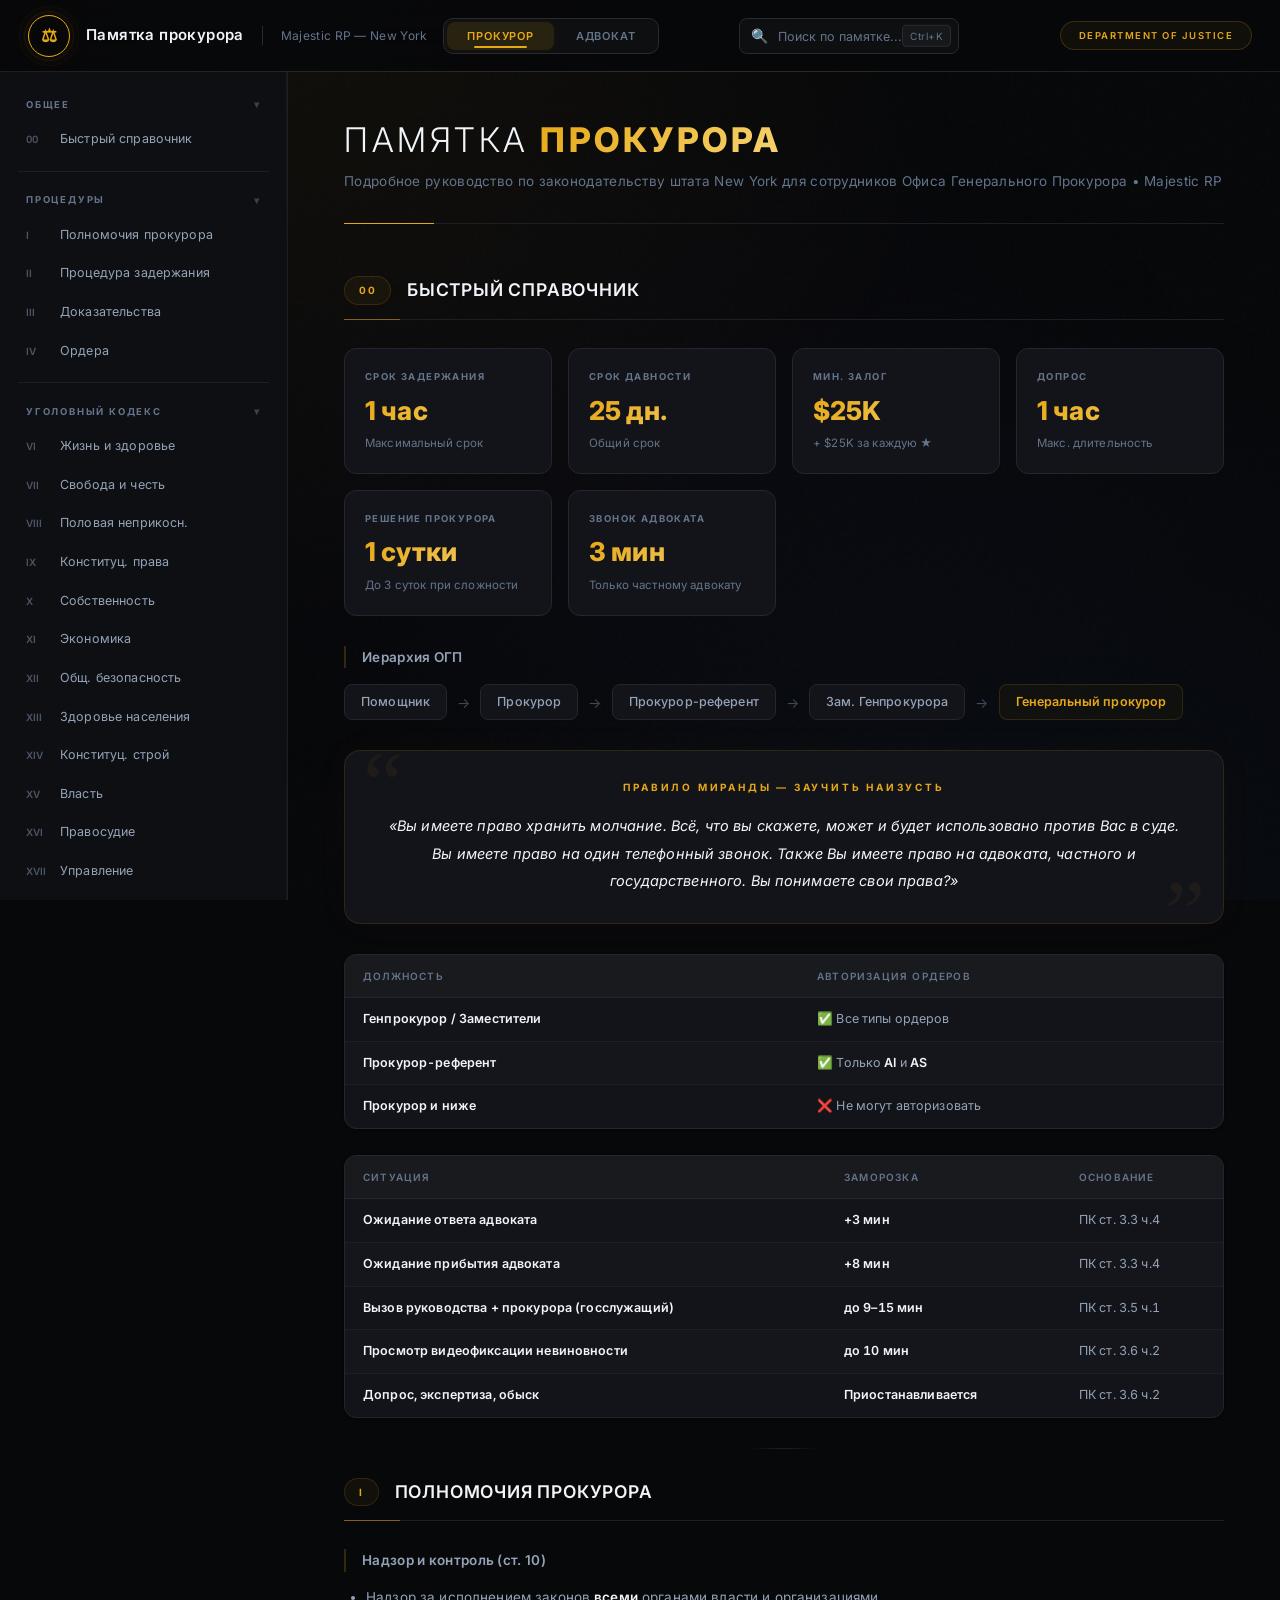
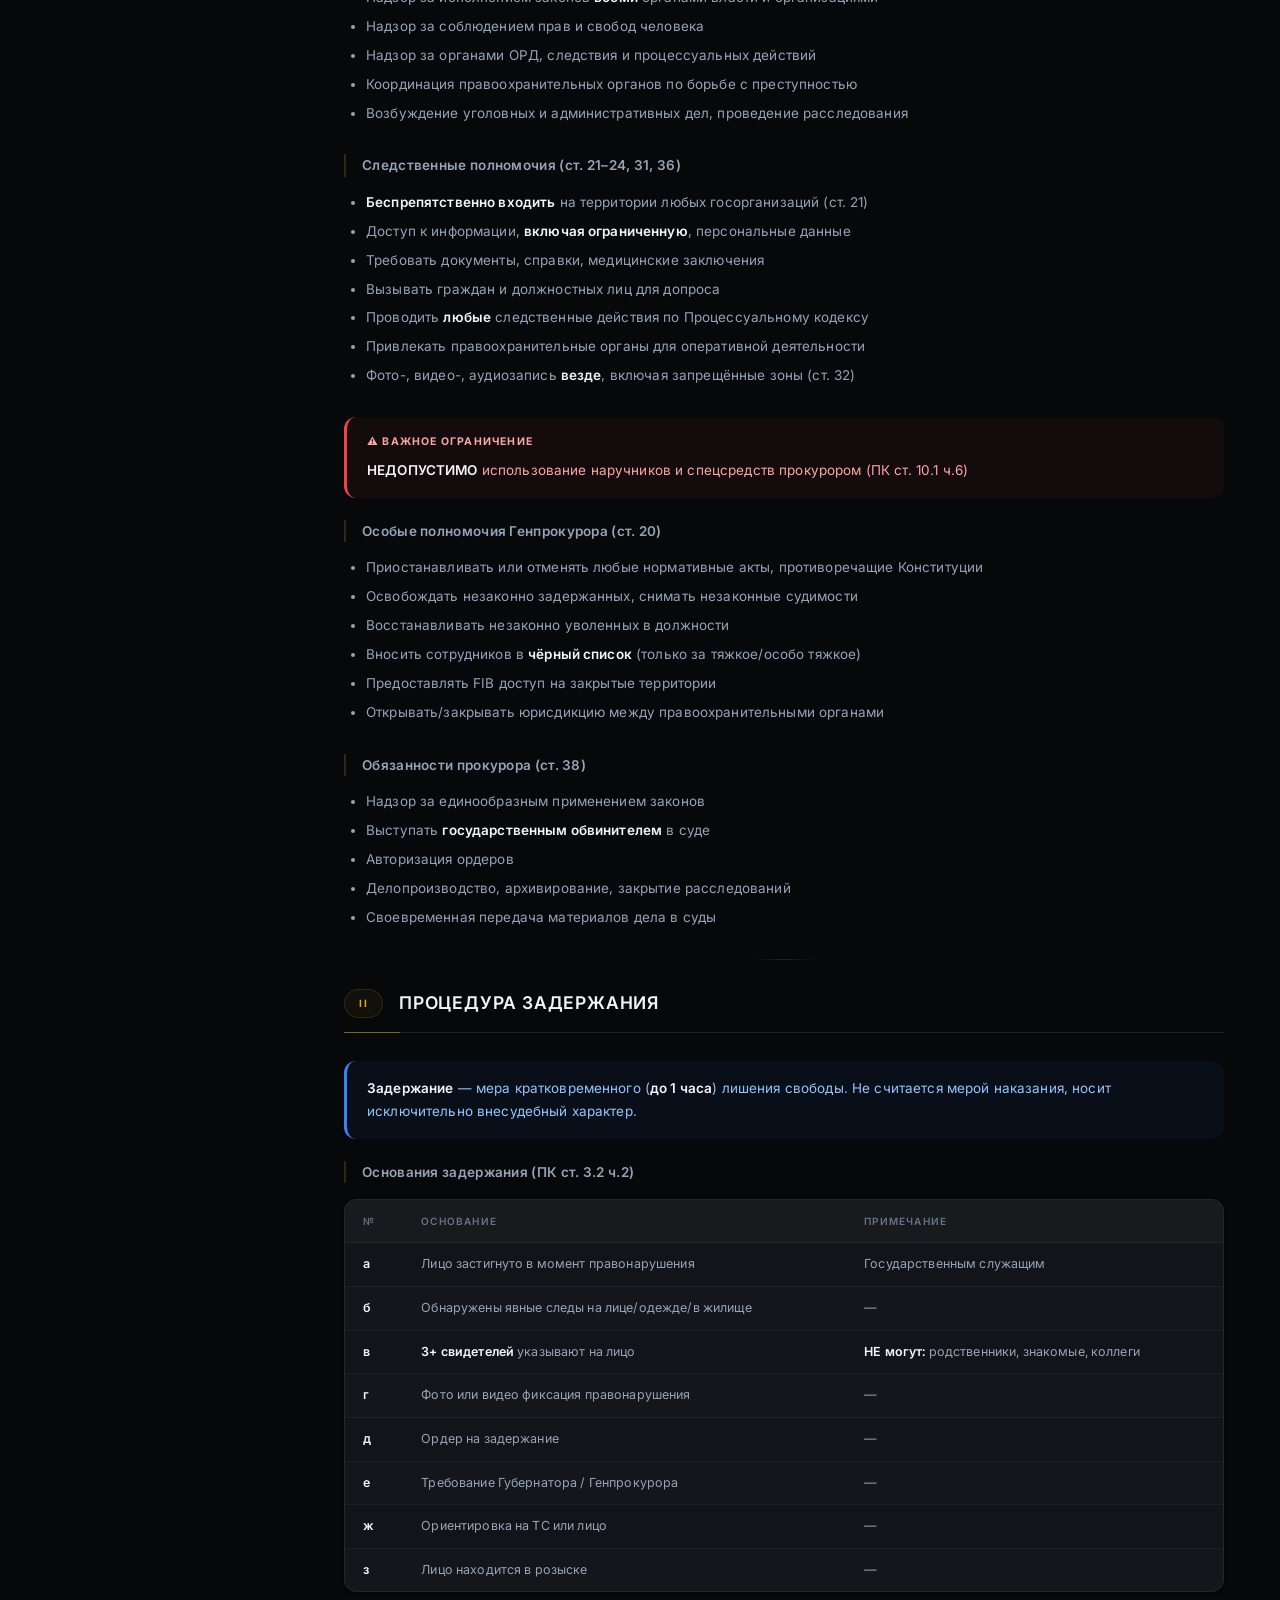
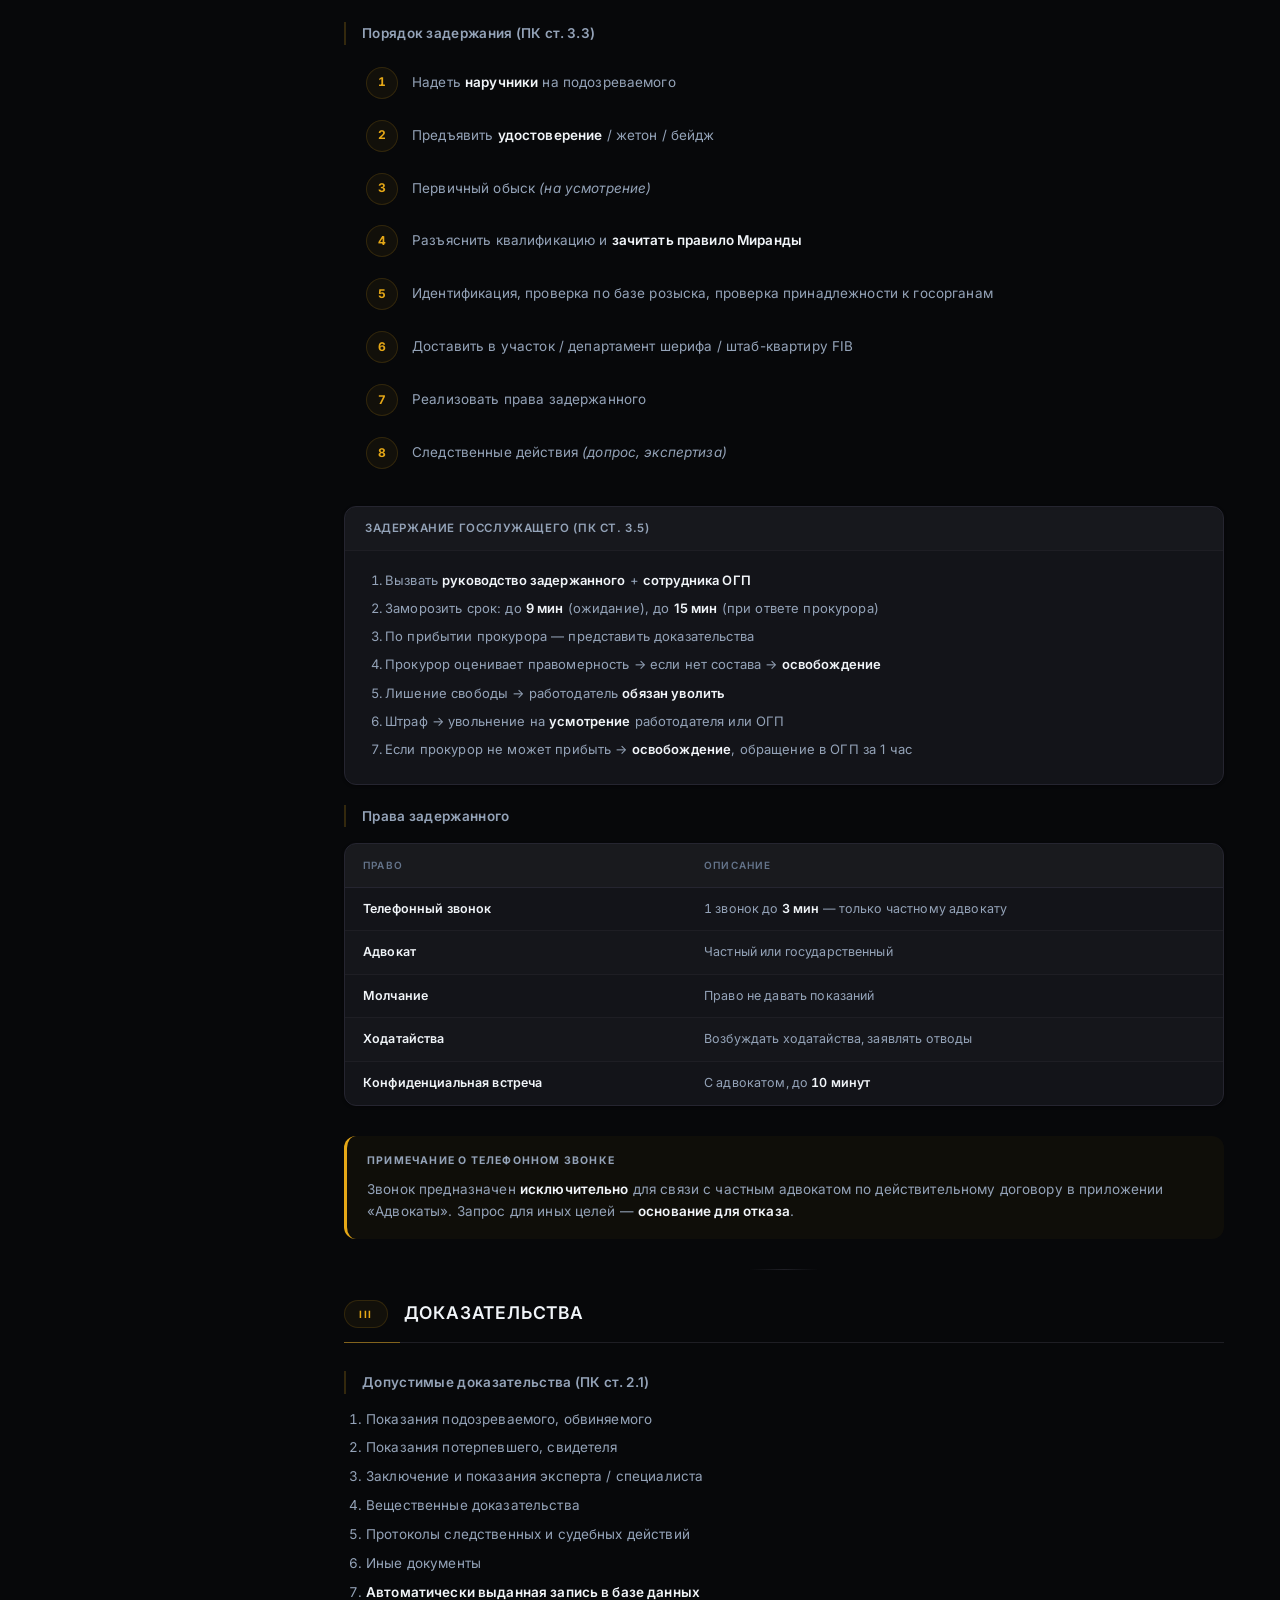
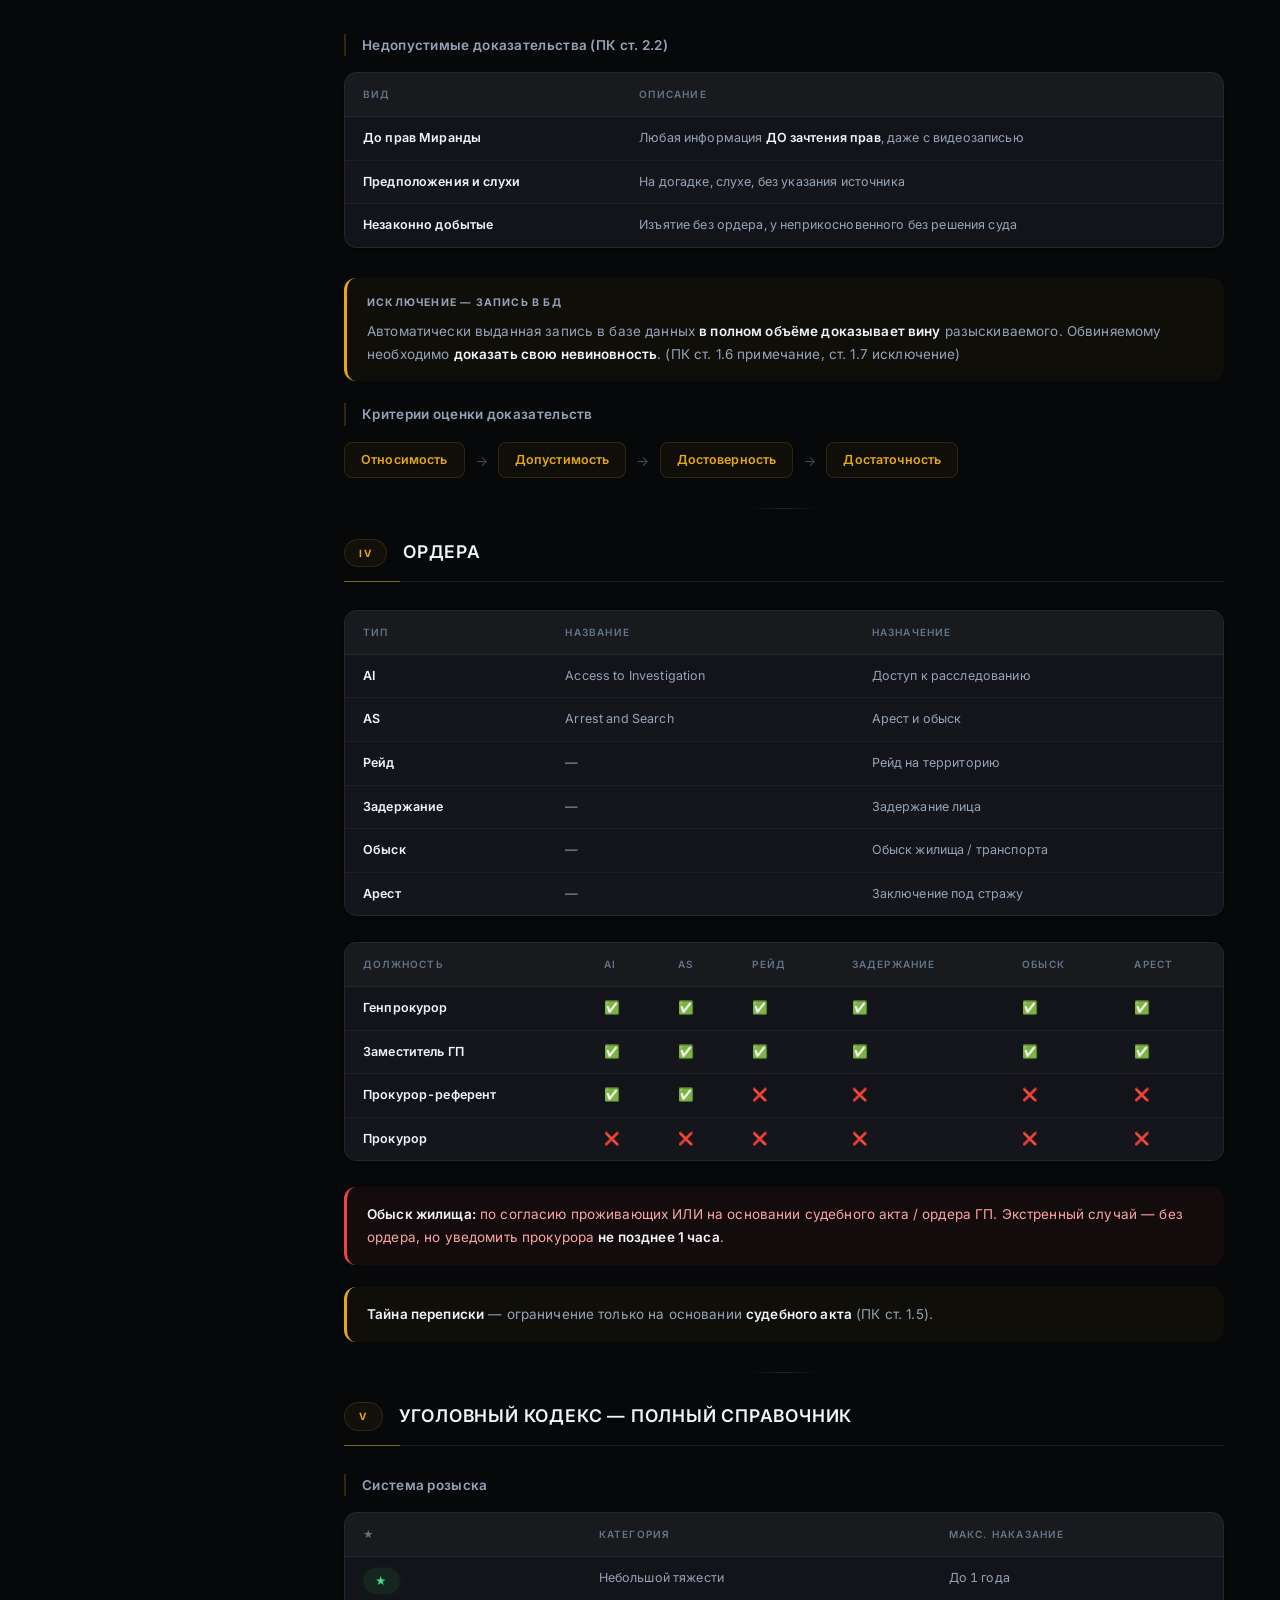
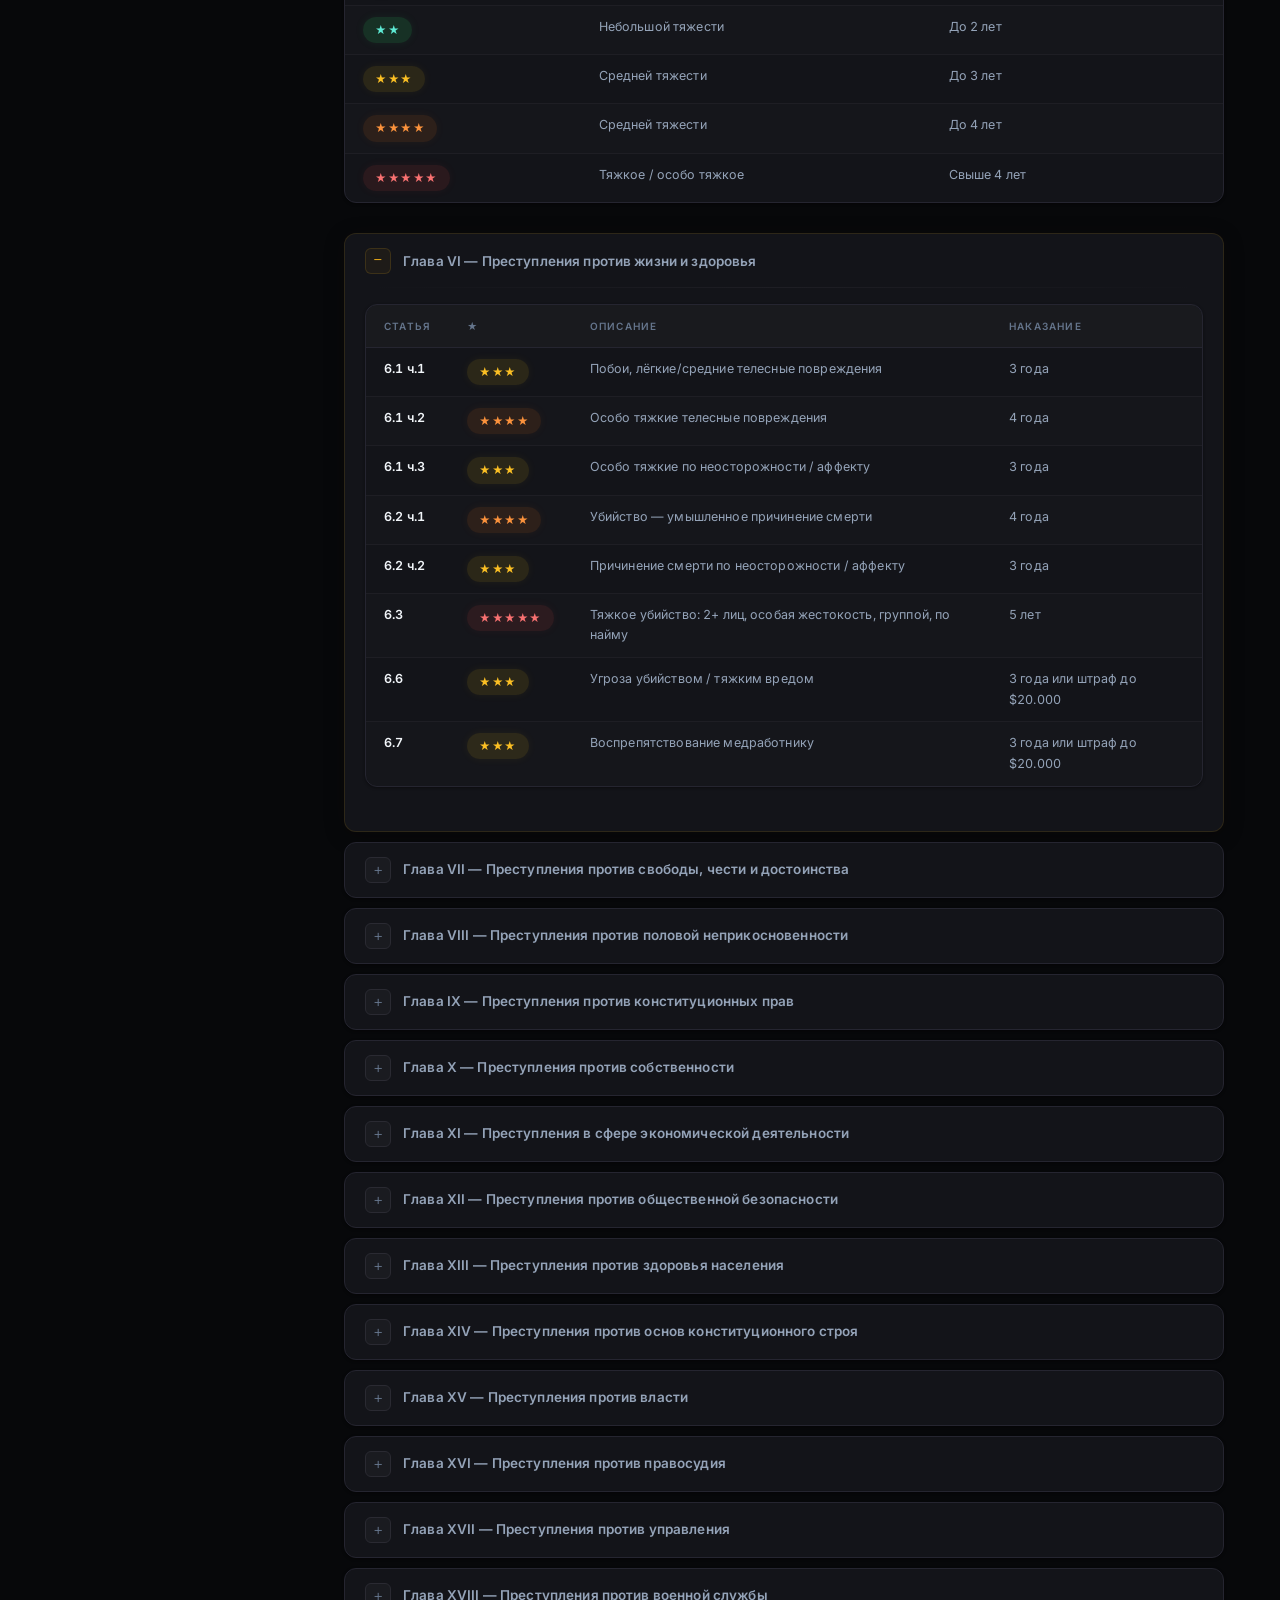
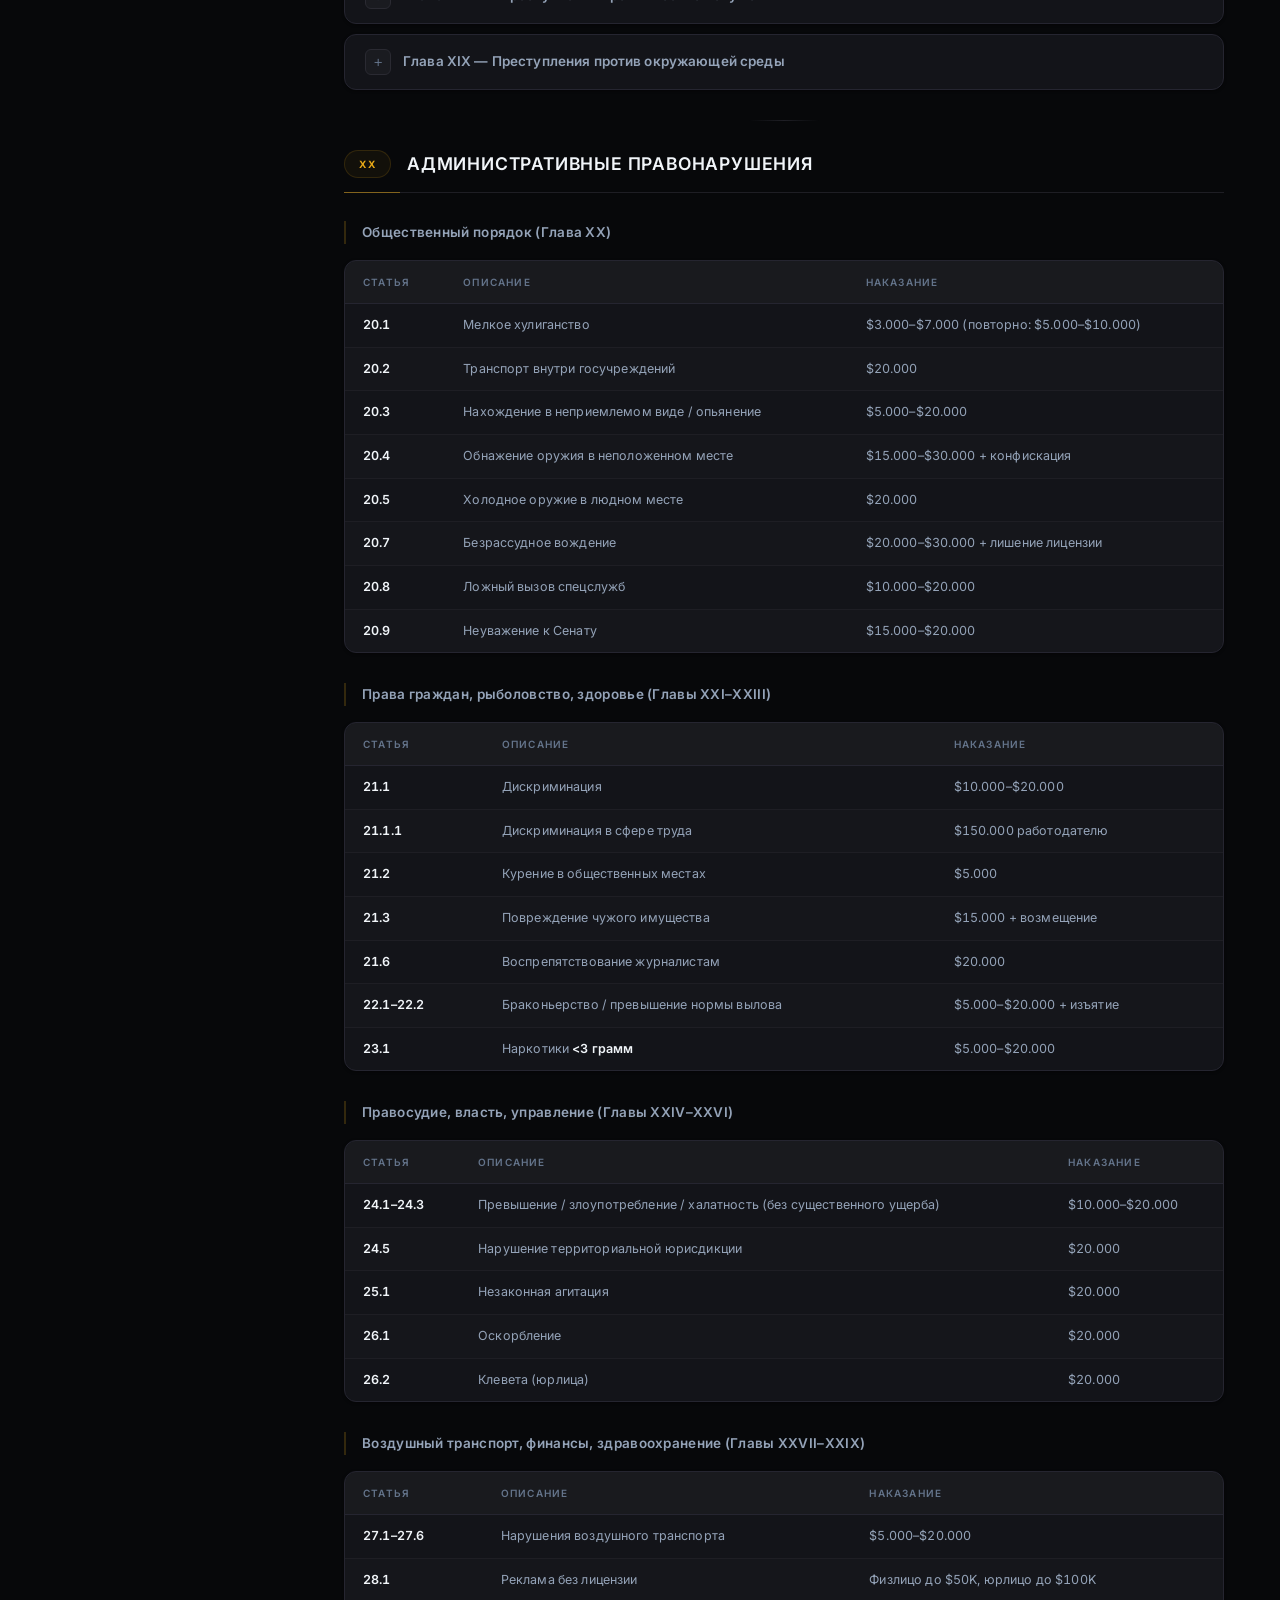
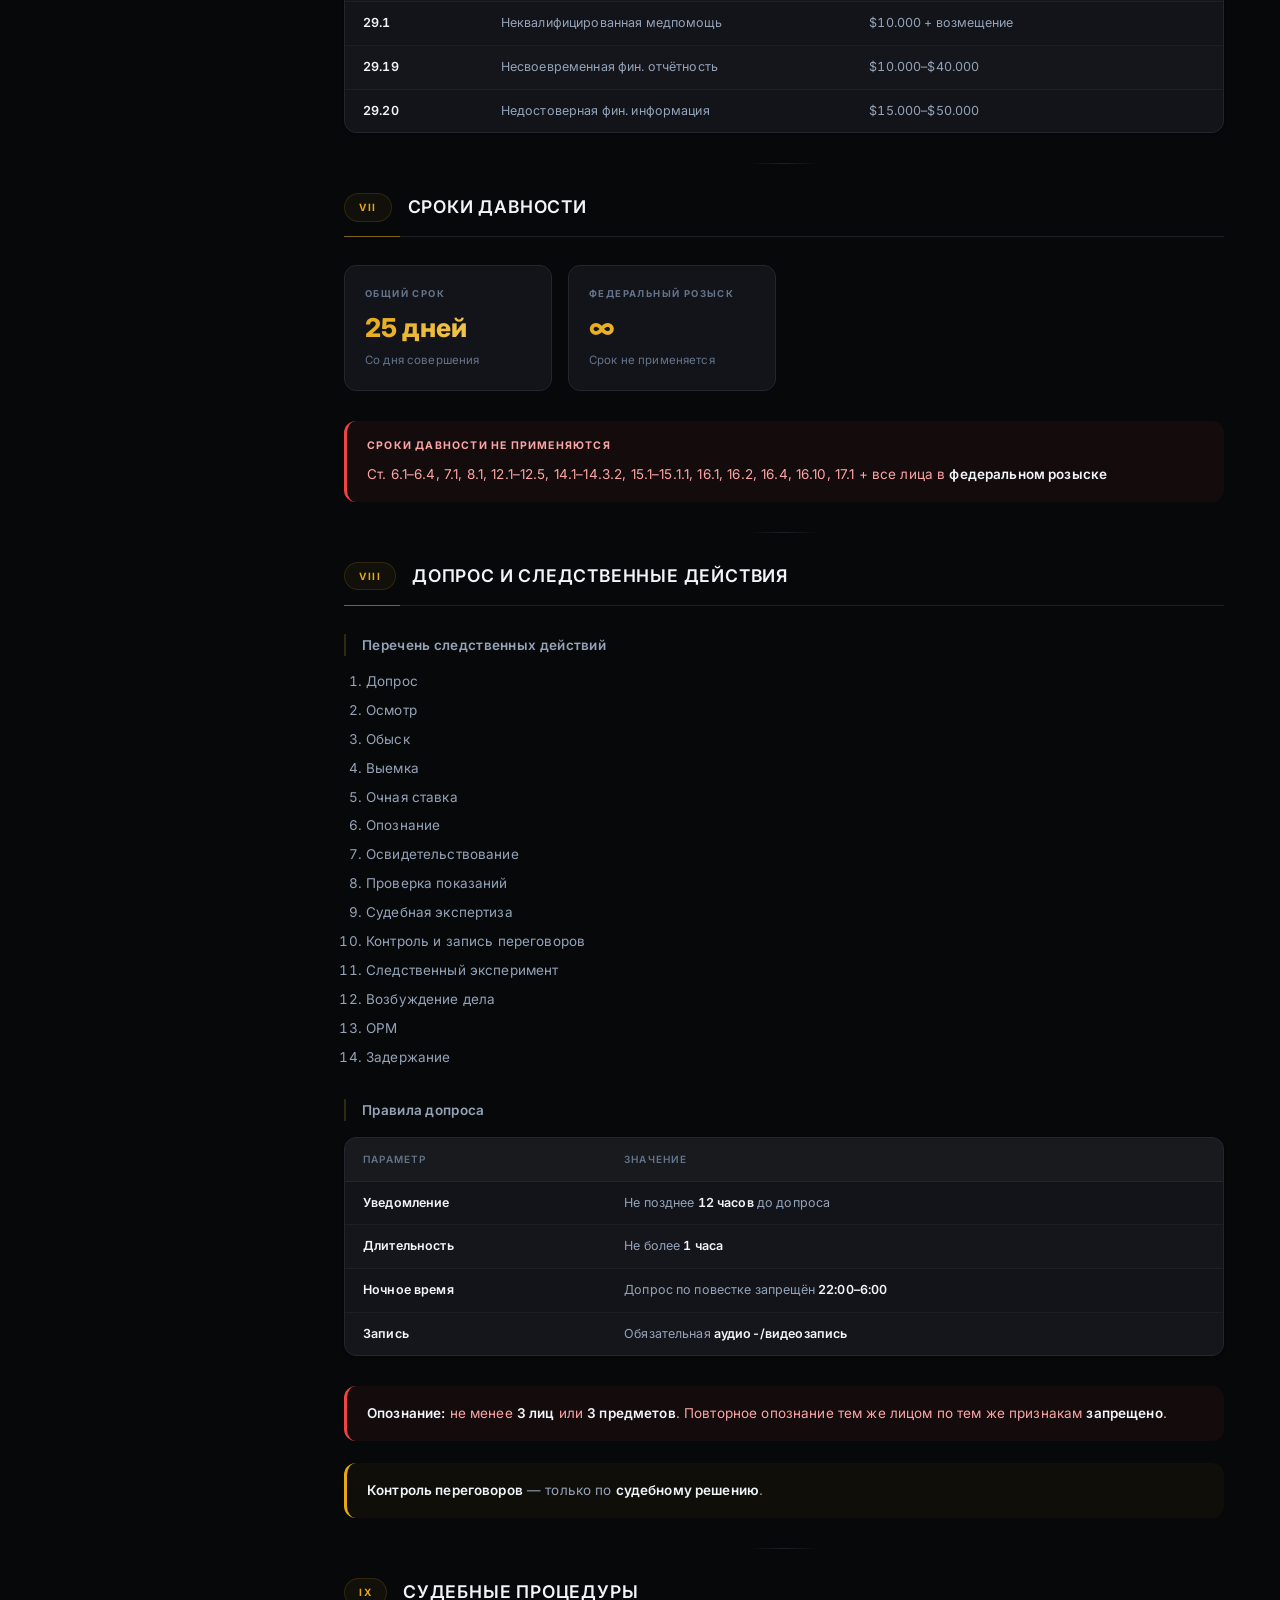
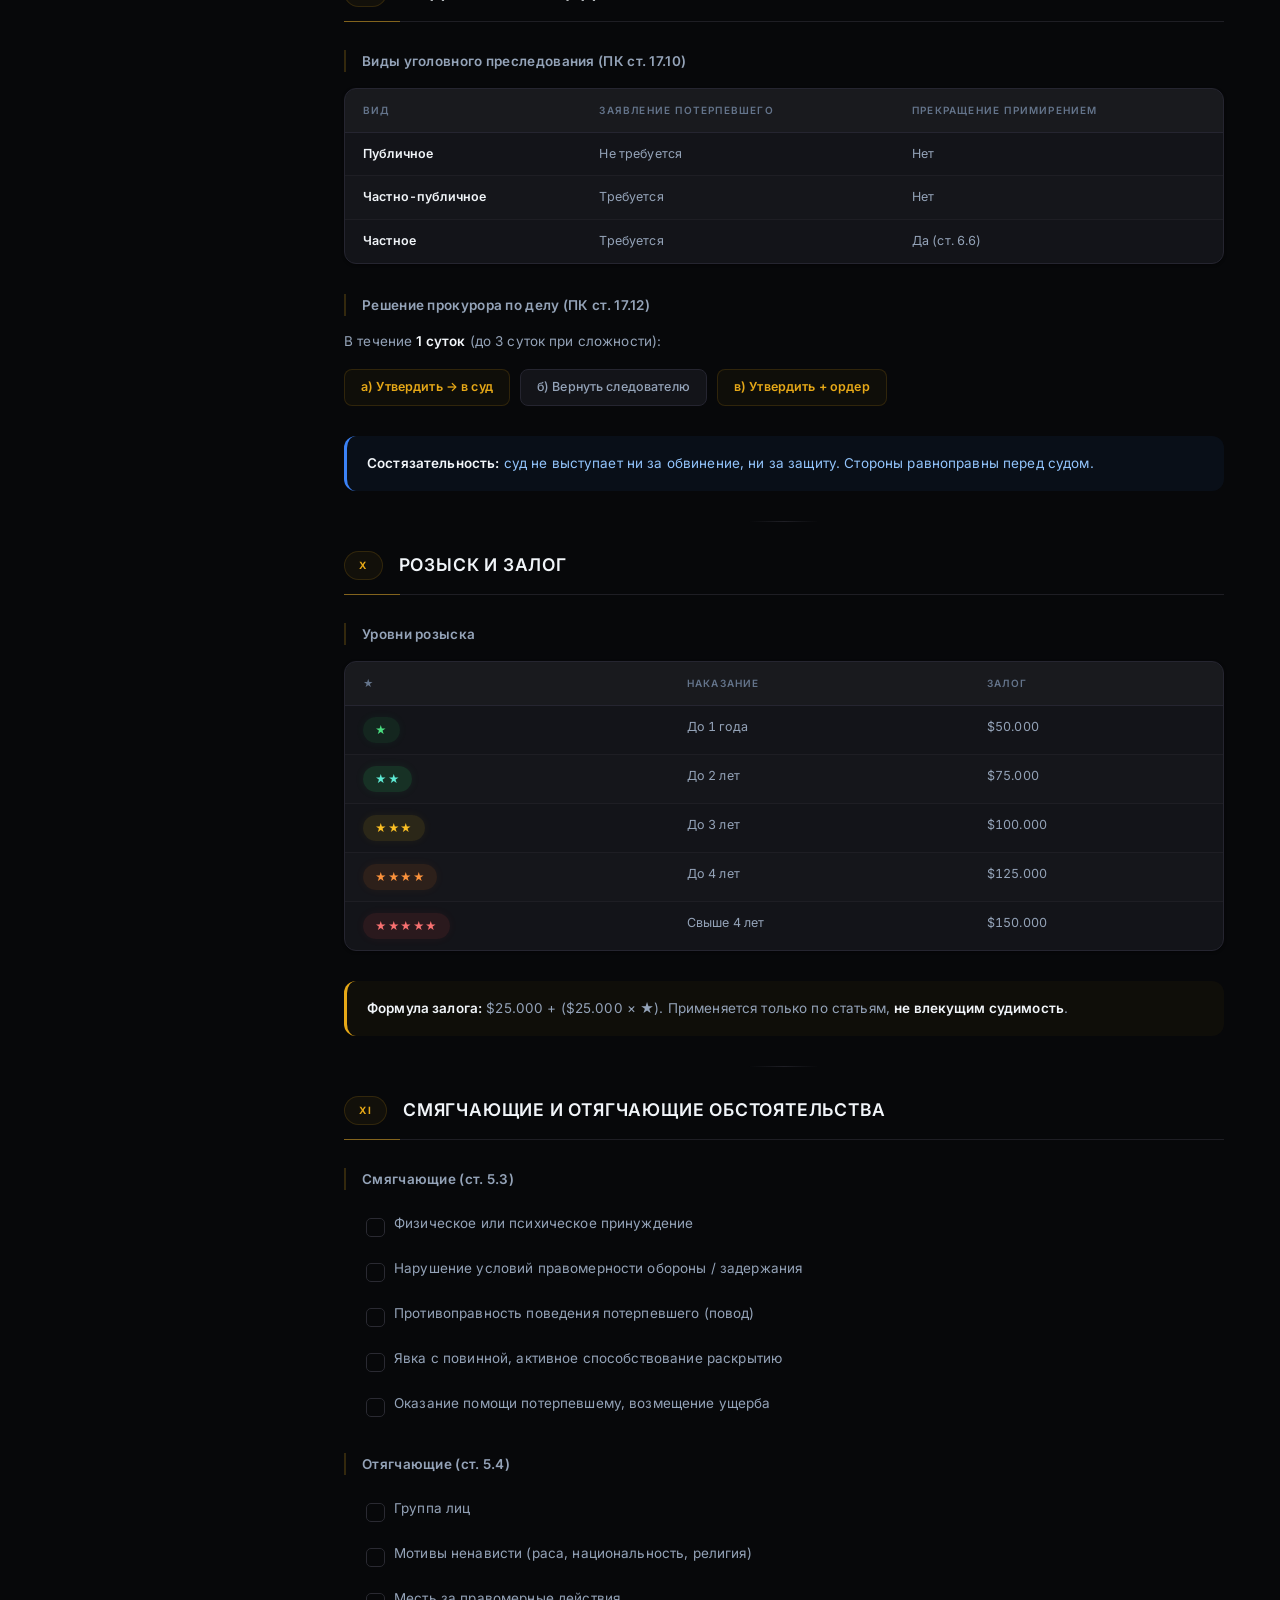
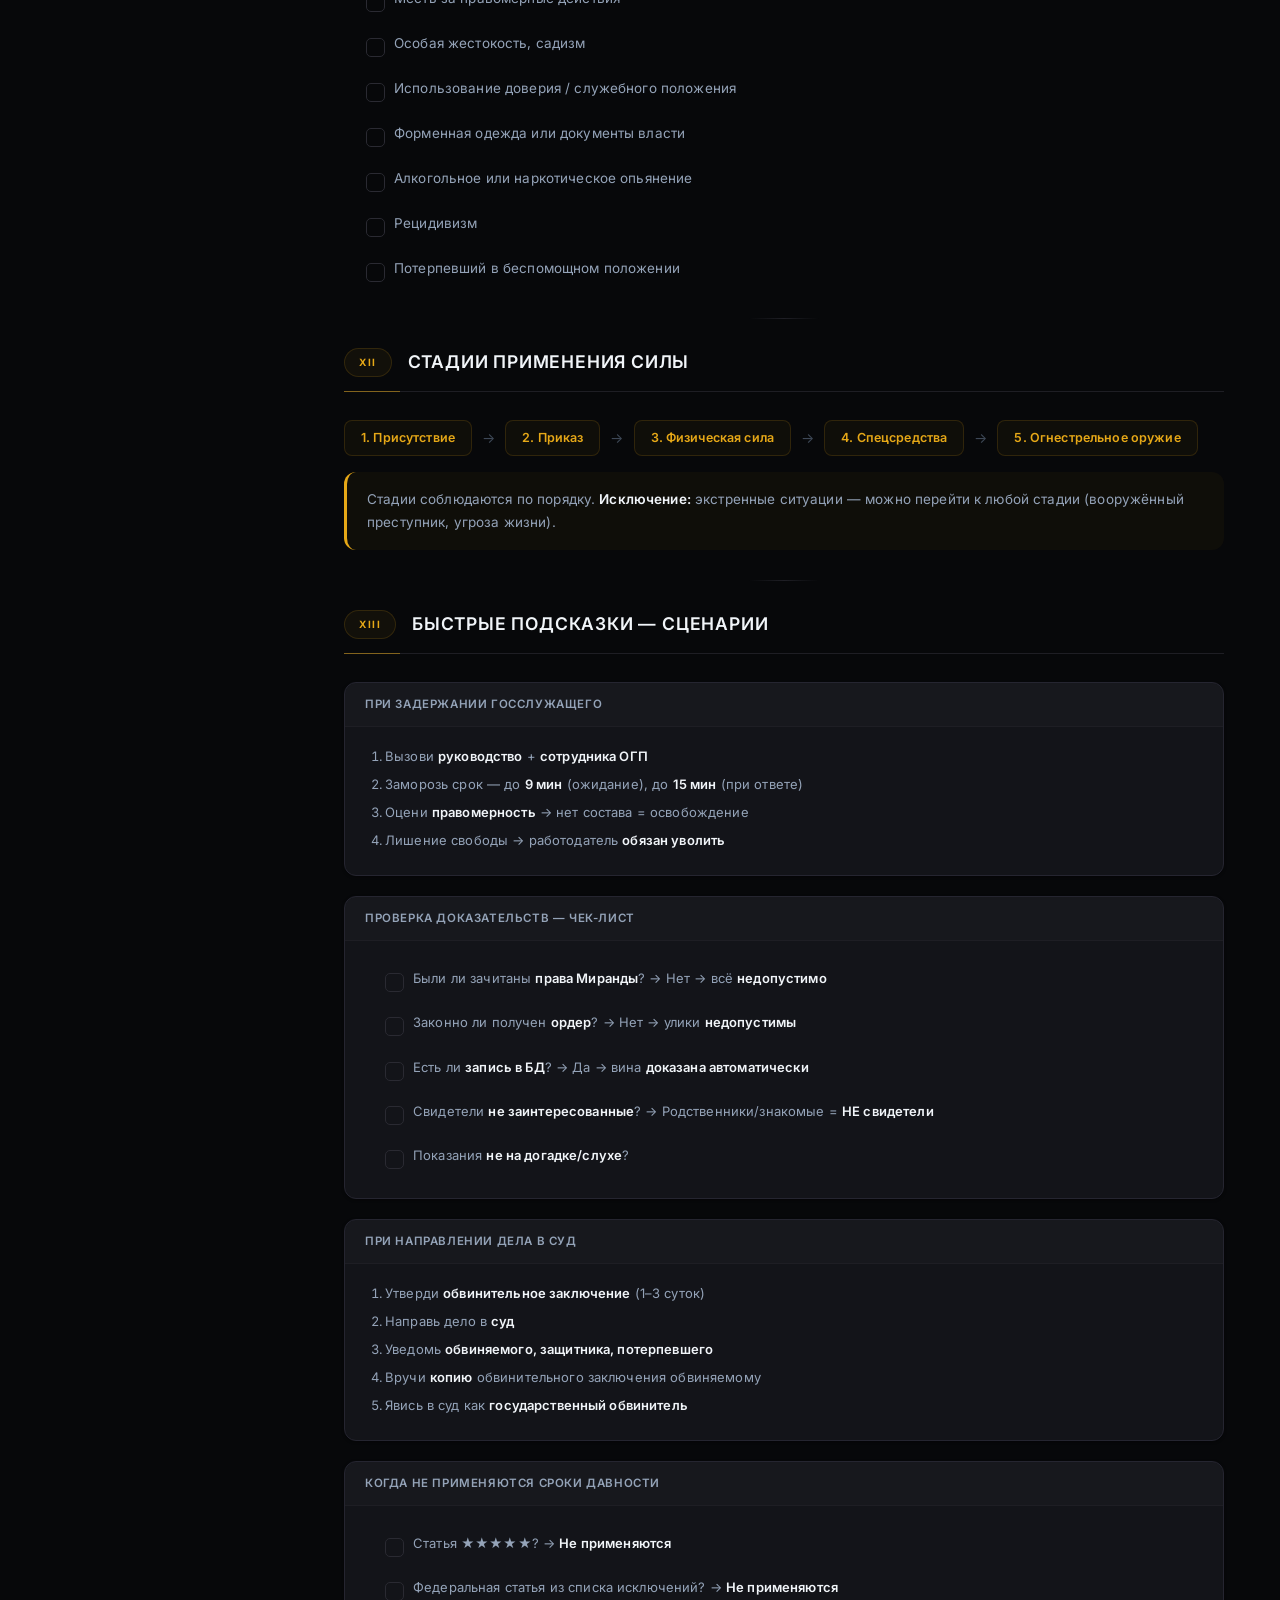
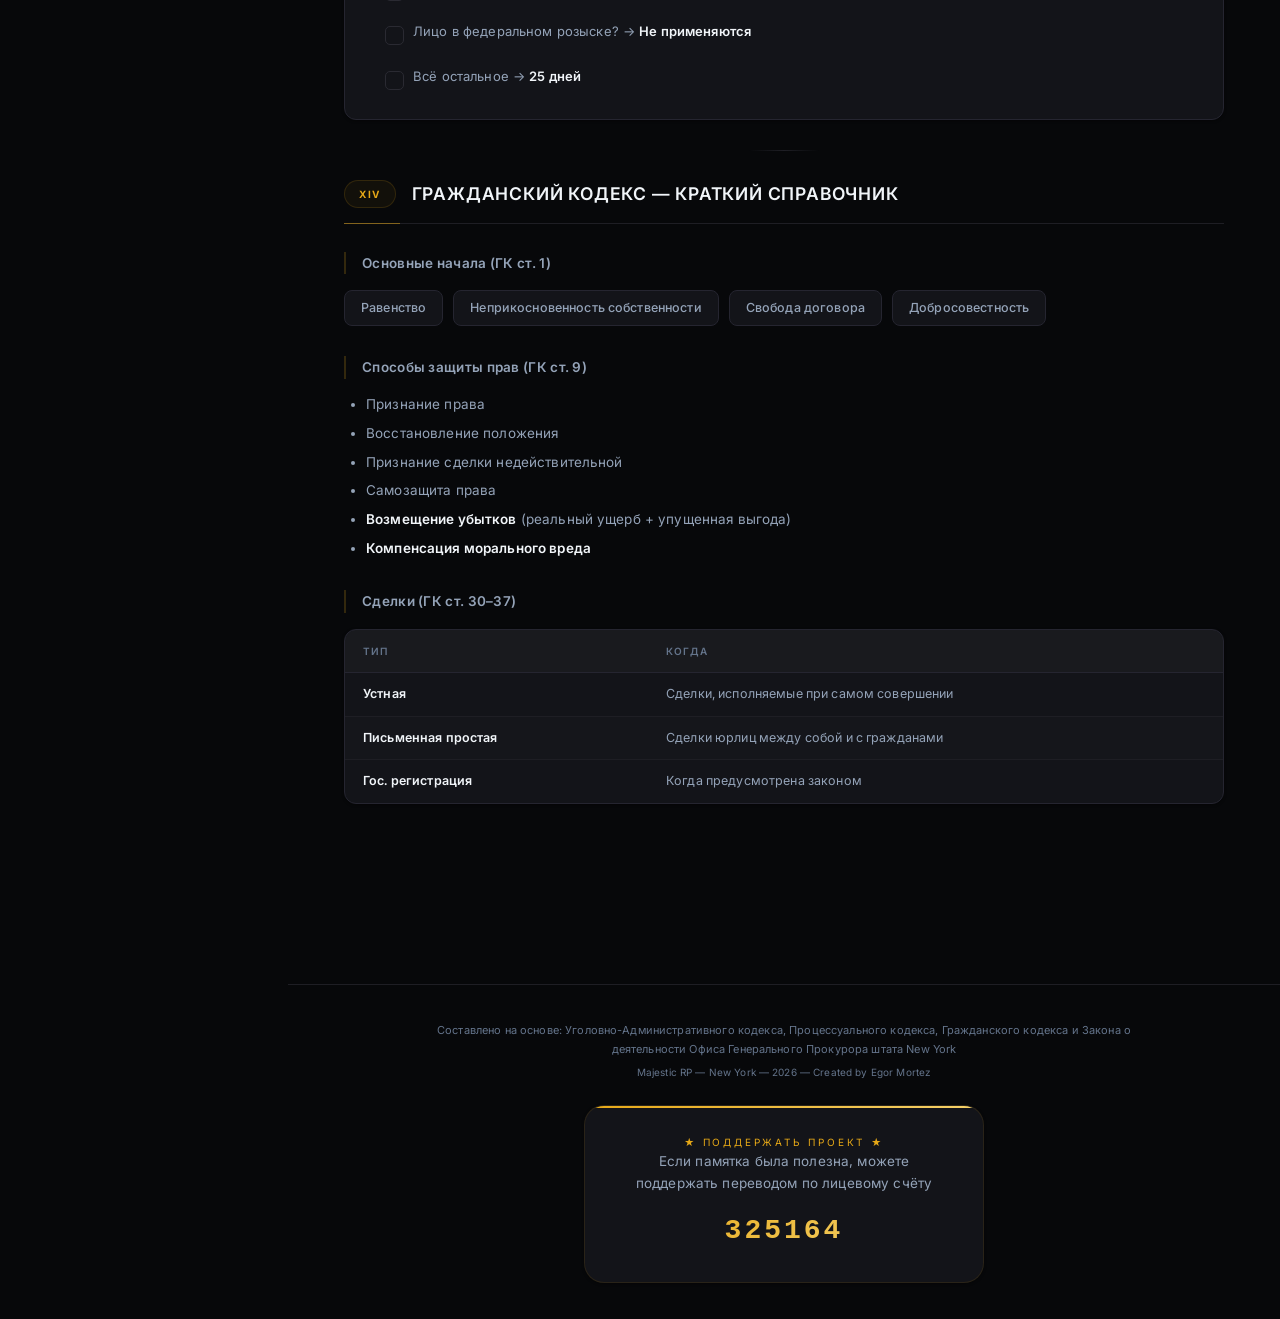
<file: indexGOV.html>
﻿<!DOCTYPE html>
<html lang="ru">
<head>
  <meta charset="UTF-8">
  <meta name="viewport" content="width=device-width, initial-scale=1.0">
  <title>Памятка GOV | New York</title>
  <link rel="preconnect" href="https://fonts.googleapis.com">
  <link rel="preconnect" href="https://fonts.gstatic.com" crossorigin>
  <link href="https://fonts.googleapis.com/css2?family=Inter:wght@300;400;500;600;700&family=Playfair+Display:wght@400;500;600;700&display=swap" rel="stylesheet">
  <link rel="stylesheet" href="css/intro.css">
  <link rel="stylesheet" href="css/main.css">
  <link rel="icon" href="favicon.ico" type="image/x-icon">
</head>
<body>
<div class="judicial-intro" id="judicialIntro">
    <div class="particles">
        <div class="particle"></div>
        <div class="particle"></div>
        <div class="particle"></div>
        <div class="particle"></div>
        <div class="particle"></div>
        <div class="particle"></div>
        <div class="particle"></div>
        <div class="particle"></div>
        <div class="particle"></div>
        <div class="particle"></div>
        <div class="particle"></div>
        <div class="particle"></div>
        <div class="particle"></div>
    </div>
    <div class="orb orb-1"></div>
    <div class="orb orb-2"></div>
    <div class="orb orb-3"></div>
    <div class="ring ring-1"></div>
    <div class="ring ring-2"></div>
    <div class="ring ring-3"></div>
    <h1 class="judicial-title">GOVERNMENT</h1>
    <p class="judicial-subtitle">Majestic RP • New York</p>
    <div class="judicial-divider"></div>
    <p class="judicial-credit">Created by <strong>Egor Mortez</strong> • Сервер New York</p>
  </div>

  <header class="header">
    <div class="header-emblem">&#9878;</div>
    <div class="header-title">Памятка <span class="header-role-text">прокурора</span></div>
    <div class="header-subtitle">Majestic RP &#8212; New York</div>
    <div class="role-toggle" id="roleToggle">
        <button class="role-btn active" data-role="prosecutor">Прокурор</button>
        <button class="role-btn" data-role="lawyer">Адвокат</button>
    </div>
    <div class="header-search" id="headerSearch">
        <span class="search-icon">&#128269;</span>
        <input type="text" id="searchInput" placeholder="Поиск по памятке..." autocomplete="off" spellcheck="false">
        <span class="search-kbd">Ctrl+K</span>
        <div class="search-nav" id="searchNav">
            <button id="searchPrev" title="Предыдущий">&#9650;</button>
            <span class="search-count" id="searchCount">0 / 0</span>
            <button id="searchNext" title="Следующий">&#9660;</button>
            <button class="search-close" id="searchClose" title="Закрыть">&#10005;</button>
        </div>
    </div>
    <div class="header-badge">Department of Justice</div>
</header>

<!-- SIDEBAR -->
<nav class="sidebar">
    <!-- Prosecutor Nav -->
    <div class="prosecutor-only">
        <div class="sidebar-group">
            <button class="sidebar-group-toggle">Общее <span class="toggle-arrow">&#9662;</span></button>
            <div class="sidebar-group-links">
                <a href="#quick" class="sidebar-link active"><span class="num">00</span> Быстрый справочник</a>
            </div>
        </div>
        <div class="sidebar-divider"></div>
        <div class="sidebar-group">
            <button class="sidebar-group-toggle">Процедуры <span class="toggle-arrow">&#9662;</span></button>
            <div class="sidebar-group-links">
                <a href="#powers" class="sidebar-link"><span class="num">I</span> Полномочия прокурора</a>
                <a href="#detention" class="sidebar-link"><span class="num">II</span> Процедура задержания</a>
                <a href="#evidence" class="sidebar-link"><span class="num">III</span> Доказательства</a>
                <a href="#warrants" class="sidebar-link"><span class="num">IV</span> Ордера</a>
            </div>
        </div>
        <div class="sidebar-divider"></div>
        <div class="sidebar-group">
            <button class="sidebar-group-toggle">Уголовный кодекс <span class="toggle-arrow">&#9662;</span></button>
            <div class="sidebar-group-links">
                <a href="#ch6" class="sidebar-link"><span class="num">VI</span> Жизнь и здоровье</a>
                <a href="#ch7" class="sidebar-link"><span class="num">VII</span> Свобода и честь</a>
                <a href="#ch8" class="sidebar-link"><span class="num">VIII</span> Половая неприкосн.</a>
                <a href="#ch9" class="sidebar-link"><span class="num">IX</span> Конституц. права</a>
                <a href="#ch10" class="sidebar-link"><span class="num">X</span> Собственность</a>
                <a href="#ch11" class="sidebar-link"><span class="num">XI</span> Экономика</a>
                <a href="#ch12" class="sidebar-link"><span class="num">XII</span> Общ. безопасность</a>
                <a href="#ch13" class="sidebar-link"><span class="num">XIII</span> Здоровье населения</a>
                <a href="#ch14" class="sidebar-link"><span class="num">XIV</span> Конституц. строй</a>
                <a href="#ch15" class="sidebar-link"><span class="num">XV</span> Власть</a>
                <a href="#ch16" class="sidebar-link"><span class="num">XVI</span> Правосудие</a>
                <a href="#ch17" class="sidebar-link"><span class="num">XVII</span> Управление</a>
                <a href="#ch18" class="sidebar-link"><span class="num">XVIII</span> Военная служба</a>
                <a href="#ch19" class="sidebar-link"><span class="num">XIX</span> Окружающая среда</a>
            </div>
        </div>
        <div class="sidebar-divider"></div>
        <div class="sidebar-group">
            <button class="sidebar-group-toggle">Административный <span class="toggle-arrow">&#9662;</span></button>
            <div class="sidebar-group-links">
                <a href="#admin" class="sidebar-link"><span class="num">XX</span> Все правонарушения</a>
            </div>
        </div>
        <div class="sidebar-divider"></div>
        <div class="sidebar-group">
            <button class="sidebar-group-toggle">Дополнительно <span class="toggle-arrow">&#9662;</span></button>
            <div class="sidebar-group-links">
                <a href="#statute" class="sidebar-link"><span class="num">&#8212;</span> Сроки давности</a>
                <a href="#investigation" class="sidebar-link"><span class="num">&#8212;</span> Допрос и следствия</a>
                <a href="#court" class="sidebar-link"><span class="num">&#8212;</span> Судебные процедуры</a>
                <a href="#wanted" class="sidebar-link"><span class="num">&#8212;</span> Розыск и залог</a>
                <a href="#circumstances" class="sidebar-link"><span class="num">&#8212;</span> Обстоятельства</a>
                <a href="#force" class="sidebar-link"><span class="num">&#8212;</span> Стадии силы</a>
                <a href="#scenarios" class="sidebar-link"><span class="num">&#8212;</span> Сценарии</a>
                <a href="#civil" class="sidebar-link"><span class="num">&#8212;</span> Гражданский кодекс</a>
            </div>
        </div>
    </div>

    <!-- Lawyer Nav -->
    <div class="lawyer-only">
        <div class="sidebar-group">
            <button class="sidebar-group-toggle">Общее <span class="toggle-arrow">&#9662;</span></button>
            <div class="sidebar-group-links">
                <a href="#lawyer-quick" class="sidebar-link active"><span class="num">00</span> Быстрый справочник</a>
            </div>
        </div>
        <div class="sidebar-divider"></div>
        <div class="sidebar-group">
            <button class="sidebar-group-toggle">Задержание <span class="toggle-arrow">&#9662;</span></button>
            <div class="sidebar-group-links">
                <a href="#lawyer-subjects" class="sidebar-link"><span class="num">I</span> Субъекты задержания</a>
                <a href="#lawyer-grounds" class="sidebar-link"><span class="num">II</span> Основания</a>
                <a href="#lawyer-order" class="sidebar-link"><span class="num">III</span> Порядок (ПК 3.3)</a>
                <a href="#lawyer-release" class="sidebar-link"><span class="num">IV</span> Освобождение</a>
                <a href="#lawyer-conf" class="sidebar-link"><span class="num">V</span> Конф. беседа</a>
            </div>
        </div>
        <div class="sidebar-divider"></div>
        <div class="sidebar-group">
            <button class="sidebar-group-toggle">Права адвоката <span class="toggle-arrow">&#9662;</span></button>
            <div class="sidebar-group-links">
                <a href="#lawyer-rights" class="sidebar-link"><span class="num">VI</span> Права и свободы</a>
                <a href="#lawyer-duties" class="sidebar-link"><span class="num">VII</span> Обязанности</a>
                <a href="#lawyer-bans" class="sidebar-link"><span class="num">VIII</span> Запреты</a>
                <a href="#lawyer-status" class="sidebar-link"><span class="num">IX</span> Гос. vs Частный</a>
            </div>
        </div>
        <div class="sidebar-divider"></div>
        <div class="sidebar-group">
            <button class="sidebar-group-toggle">Аргументация <span class="toggle-arrow">&#9662;</span></button>
            <div class="sidebar-group-links">
                <a href="#lawyer-objections" class="sidebar-link"><span class="num">X</span> Возражения госнику</a>
                <a href="#lawyer-articles" class="sidebar-link"><span class="num">XI</span> Статьи исключения</a>
                <a href="#lawyer-monologue" class="sidebar-link"><span class="num">XII</span> Монолог</a>
            </div>
        </div>
        <div class="sidebar-divider"></div>
        <div class="sidebar-group">
            <button class="sidebar-group-toggle">Допрос госника <span class="toggle-arrow">&#9662;</span></button>
            <div class="sidebar-group-links">
                <a href="#lawyer-qa" class="sidebar-link"><span class="num">XIII</span> Вопросы и ответы</a>
                <a href="#lawyer-qa-rules" class="sidebar-link"><span class="num">XIV</span> Правила вопросов</a>
            </div>
        </div>
        <div class="sidebar-divider"></div>
        <div class="sidebar-group">
            <button class="sidebar-group-toggle">Кодексы <span class="toggle-arrow">&#9662;</span></button>
            <div class="sidebar-group-links">
                <a href="#ch6" class="sidebar-link"><span class="num">VI</span> Жизнь и здоровье</a>
                <a href="#ch7" class="sidebar-link"><span class="num">VII</span> Свобода и честь</a>
                <a href="#ch10" class="sidebar-link"><span class="num">X</span> Собственность</a>
                <a href="#ch12" class="sidebar-link"><span class="num">XII</span> Общ. безопасность</a>
                <a href="#ch16" class="sidebar-link"><span class="num">XVI</span> Правосудие</a>
                <a href="#ch17" class="sidebar-link"><span class="num">XVII</span> Управление</a>
                <a href="#admin" class="sidebar-link"><span class="num">XX</span> Административный</a>
            </div>
        </div>
    </div>
</nav>

<!-- MAIN -->
<main class="main">
<div class="content">

<!-- PAGE TITLE -->
<div class="page-title">
    <h1 class="prosecutor-only">Памятка <strong>прокурора</strong></h1>
    <h1 class="lawyer-only">Памятка <strong>адвоката</strong></h1>
    <div class="desc prosecutor-only">Подробное руководство по законодательству штата New York для сотрудников Офиса Генерального Прокурора &#8226; Majestic RP</div>
    <div class="desc lawyer-only">Практическое руководство по защите прав доверителей и взаимодействию с госорганами &#8226; Majestic RP</div>
</div>

<!-- SECTION: QUICK REF -->
<div class="section" id="quick">
    <div class="section-header">
        <span class="section-num">00</span>
        <span class="section-title">Быстрый справочник</span>
    </div>

    <div class="cards">
        <div class="card">
            <div class="card-label">Срок задержания</div>
            <div class="card-value">1 час</div>
            <div class="card-desc">Максимальный срок</div>
        </div>
        <div class="card">
            <div class="card-label">Срок давности</div>
            <div class="card-value">25 дн.</div>
            <div class="card-desc">Общий срок</div>
        </div>
        <div class="card">
            <div class="card-label">Мин. залог</div>
            <div class="card-value">$25K</div>
            <div class="card-desc">+ $25K за каждую ★</div>
        </div>
        <div class="card">
            <div class="card-label">Допрос</div>
            <div class="card-value">1 час</div>
            <div class="card-desc">Макс. длительность</div>
        </div>
        <div class="card">
            <div class="card-label">Решение прокурора</div>
            <div class="card-value">1 сутки</div>
            <div class="card-desc">До 3 суток при сложности</div>
        </div>
        <div class="card">
            <div class="card-label">Звонок адвоката</div>
            <div class="card-value">3 мин</div>
            <div class="card-desc">Только частному адвокату</div>
        </div>
    </div>

    <!-- Hierarchy -->
    <div class="subsection">
        <h3>Иерархия ОГП</h3>
        <div class="arrow-flow">
            <span class="step">Помощник</span><span class="arrow">→</span>
            <span class="step">Прокурор</span><span class="arrow">→</span>
            <span class="step">Прокурор-референт</span><span class="arrow">→</span>
            <span class="step">Зам. Генпрокурора</span><span class="arrow">→</span>
            <span class="step gold">Генеральный прокурор</span>
        </div>
    </div>

    <!-- Miranda -->
    <div class="miranda">
        <div class="miranda-label">Правило Миранды — заучить наизусть</div>
        <div class="miranda-text">«Вы имеете право хранить молчание. Всё, что вы скажете, может и будет использовано против Вас в суде. Вы имеете право на один телефонный звонок. Также Вы имеете право на адвоката, частного и государственного. Вы понимаете свои права?»</div>
    </div>

    <!-- Warrant Auth -->
    <div class="table-wrap">
        <table>
            <thead><tr><th>Должность</th><th>Авторизация ордеров</th></tr></thead>
            <tbody>
                <tr><td>Генпрокурор / Заместители</td><td>✅ Все типы ордеров</td></tr>
                <tr><td>Прокурор-референт</td><td>✅ Только <strong>AI</strong> и <strong>AS</strong></td></tr>
                <tr><td>Прокурор и ниже</td><td>❌ Не могут авторизовать</td></tr>
            </tbody>
        </table>
    </div>

    <!-- Freeze Times -->
    <div class="table-wrap">
        <table>
            <thead><tr><th>Ситуация</th><th>Заморозка</th><th>Основание</th></tr></thead>
            <tbody>
                <tr><td>Ожидание ответа адвоката</td><td><strong>+3 мин</strong></td><td>ПК ст. 3.3 ч.4</td></tr>
                <tr><td>Ожидание прибытия адвоката</td><td><strong>+8 мин</strong></td><td>ПК ст. 3.3 ч.4</td></tr>
                <tr><td>Вызов руководства + прокурора (госслужащий)</td><td><strong>до 9–15 мин</strong></td><td>ПК ст. 3.5 ч.1</td></tr>
                <tr><td>Просмотр видеофиксации невиновности</td><td><strong>до 10 мин</strong></td><td>ПК ст. 3.6 ч.2</td></tr>
                <tr><td>Допрос, экспертиза, обыск</td><td><strong>Приостанавливается</strong></td><td>ПК ст. 3.6 ч.2</td></tr>
            </tbody>
        </table>
    </div>
</div>

<!-- SECTION I: POWERS -->
<div class="section" id="powers">
    <div class="section-header">
        <span class="section-num">I</span>
        <span class="section-title">Полномочия прокурора</span>
    </div>

    <div class="subsection">
        <h3>Надзор и контроль (ст. 10)</h3>
        <ul>
            <li>Надзор за исполнением законов <strong>всеми</strong> органами власти и организациями</li>
            <li>Надзор за соблюдением прав и свобод человека</li>
            <li>Надзор за органами ОРД, следствия и процессуальных действий</li>
            <li>Координация правоохранительных органов по борьбе с преступностью</li>
            <li>Возбуждение уголовных и административных дел, проведение расследования</li>
        </ul>
    </div>

    <div class="subsection">
        <h3>Следственные полномочия (ст. 21–24, 31, 36)</h3>
        <ul>
            <li><strong>Беспрепятственно входить</strong> на территории любых госорганизаций (ст. 21)</li>
            <li>Доступ к информации, <strong>включая ограниченную</strong>, персональные данные</li>
            <li>Требовать документы, справки, медицинские заключения</li>
            <li>Вызывать граждан и должностных лиц для допроса</li>
            <li>Проводить <strong>любые</strong> следственные действия по Процессуальному кодексу</li>
            <li>Привлекать правоохранительные органы для оперативной деятельности</li>
            <li>Фото-, видео-, аудиозапись <strong>везде</strong>, включая запрещённые зоны (ст. 32)</li>
        </ul>
    </div>

    <div class="alert alert-red">
        <div class="alert-title">⚠ Важное ограничение</div>
        <strong>НЕДОПУСТИМО</strong> использование наручников и спецсредств прокурором (ПК ст. 10.1 ч.6)
    </div>

    <div class="subsection">
        <h3>Особые полномочия Генпрокурора (ст. 20)</h3>
        <ul>
            <li>Приостанавливать или отменять любые нормативные акты, противоречащие Конституции</li>
            <li>Освобождать незаконно задержанных, снимать незаконные судимости</li>
            <li>Восстанавливать незаконно уволенных в должности</li>
            <li>Вносить сотрудников в <strong>чёрный список</strong> (только за тяжкое/особо тяжкое)</li>
            <li>Предоставлять FIB доступ на закрытые территории</li>
            <li>Открывать/закрывать юрисдикцию между правоохранительными органами</li>
        </ul>
    </div>

    <div class="subsection">
        <h3>Обязанности прокурора (ст. 38)</h3>
        <ul>
            <li>Надзор за единообразным применением законов</li>
            <li>Выступать <strong>государственным обвинителем</strong> в суде</li>
            <li>Авторизация ордеров</li>
            <li>Делопроизводство, архивирование, закрытие расследований</li>
            <li>Своевременная передача материалов дела в суды</li>
        </ul>
    </div>
</div>

<!-- SECTION II: DETENTION -->
<div class="section" id="detention">
    <div class="section-header">
        <span class="section-num">II</span>
        <span class="section-title">Процедура задержания</span>
    </div>

    <div class="alert alert-blue">
        <strong>Задержание</strong> — мера кратковременного (<strong>до 1 часа</strong>) лишения свободы. Не считается мерой наказания, носит исключительно внесудебный характер.
    </div>

    <div class="subsection">
        <h3>Основания задержания (ПК ст. 3.2 ч.2)</h3>
        <div class="table-wrap">
            <table>
                <thead><tr><th>№</th><th>Основание</th><th>Примечание</th></tr></thead>
                <tbody>
                    <tr><td>а</td><td>Лицо застигнуто в момент правонарушения</td><td>Государственным служащим</td></tr>
                    <tr><td>б</td><td>Обнаружены явные следы на лице/одежде/в жилище</td><td>—</td></tr>
                    <tr><td>в</td><td><strong>3+ свидетелей</strong> указывают на лицо</td><td><strong>НЕ могут:</strong> родственники, знакомые, коллеги</td></tr>
                    <tr><td>г</td><td>Фото или видео фиксация правонарушения</td><td>—</td></tr>
                    <tr><td>д</td><td>Ордер на задержание</td><td>—</td></tr>
                    <tr><td>е</td><td>Требование Губернатора / Генпрокурора</td><td>—</td></tr>
                    <tr><td>ж</td><td>Ориентировка на ТС или лицо</td><td>—</td></tr>
                    <tr><td>з</td><td>Лицо находится в розыске</td><td>—</td></tr>
                </tbody>
            </table>
        </div>
    </div>

    <div class="subsection">
        <h3>Порядок задержания (ПК ст. 3.3)</h3>
        <ol class="steps">
            <li>Надеть <strong>наручники</strong> на подозреваемого</li>
            <li>Предъявить <strong>удостоверение</strong> / жетон / бейдж</li>
            <li>Первичный обыск <em>(на усмотрение)</em></li>
            <li>Разъяснить квалификацию и <strong>зачитать правило Миранды</strong></li>
            <li>Идентификация, проверка по базе розыска, проверка принадлежности к госорганам</li>
            <li>Доставить в участок / департамент шерифа / штаб-квартиру FIB</li>
            <li>Реализовать права задержанного</li>
            <li>Следственные действия <em>(допрос, экспертиза)</em></li>
        </ol>
    </div>

    <div class="scenario">
        <div class="scenario-header">Задержание госслужащего (ПК ст. 3.5)</div>
        <div class="scenario-body">
            <ol>
                <li>Вызвать <strong>руководство задержанного</strong> + <strong>сотрудника ОГП</strong></li>
                <li>Заморозить срок: до <strong>9 мин</strong> (ожидание), до <strong>15 мин</strong> (при ответе прокурора)</li>
                <li>По прибытии прокурора — представить доказательства</li>
                <li>Прокурор оценивает правомерность → если нет состава → <strong>освобождение</strong></li>
                <li>Лишение свободы → работодатель <strong>обязан уволить</strong></li>
                <li>Штраф → увольнение на <strong>усмотрение</strong> работодателя или ОГП</li>
                <li>Если прокурор не может прибыть → <strong>освобождение</strong>, обращение в ОГП за 1 час</li>
            </ol>
        </div>
    </div>

    <div class="subsection">
        <h3>Права задержанного</h3>
        <div class="table-wrap">
            <table>
                <thead><tr><th>Право</th><th>Описание</th></tr></thead>
                <tbody>
                    <tr><td>Телефонный звонок</td><td>1 звонок до <strong>3 мин</strong> — только частному адвокату</td></tr>
                    <tr><td>Адвокат</td><td>Частный или государственный</td></tr>
                    <tr><td>Молчание</td><td>Право не давать показаний</td></tr>
                    <tr><td>Ходатайства</td><td>Возбуждать ходатайства, заявлять отводы</td></tr>
                    <tr><td>Конфиденциальная встреча</td><td>С адвокатом, до <strong>10 минут</strong></td></tr>
                </tbody>
            </table>
        </div>
    </div>

    <div class="alert alert-gold">
        <div class="alert-title">Примечание о телефонном звонке</div>
        Звонок предназначен <strong>исключительно</strong> для связи с частным адвокатом по действительному договору в приложении «Адвокаты». Запрос для иных целей — <strong>основание для отказа</strong>.
    </div>
</div>

<!-- SECTION III: EVIDENCE -->
<div class="section" id="evidence">
    <div class="section-header">
        <span class="section-num">III</span>
        <span class="section-title">Доказательства</span>
    </div>

    <div class="subsection">
        <h3>Допустимые доказательства (ПК ст. 2.1)</h3>
        <ol>
            <li>Показания подозреваемого, обвиняемого</li>
            <li>Показания потерпевшего, свидетеля</li>
            <li>Заключение и показания эксперта / специалиста</li>
            <li>Вещественные доказательства</li>
            <li>Протоколы следственных и судебных действий</li>
            <li>Иные документы</li>
            <li><strong>Автоматически выданная запись в базе данных</strong></li>
        </ol>
    </div>

    <div class="subsection">
        <h3>Недопустимые доказательства (ПК ст. 2.2)</h3>
        <div class="table-wrap">
            <table>
                <thead><tr><th>Вид</th><th>Описание</th></tr></thead>
                <tbody>
                    <tr><td>До прав Миранды</td><td>Любая информация <strong>ДО зачтения прав</strong>, даже с видеозаписью</td></tr>
                    <tr><td>Предположения и слухи</td><td>На догадке, слухе, без указания источника</td></tr>
                    <tr><td>Незаконно добытые</td><td>Изъятие без ордера, у неприкосновенного без решения суда</td></tr>
                </tbody>
            </table>
        </div>
    </div>

    <div class="alert alert-gold">
        <div class="alert-title">Исключение — запись в БД</div>
        Автоматически выданная запись в базе данных <strong>в полном объёме доказывает вину</strong> разыскиваемого. Обвиняемому необходимо <strong>доказать свою невиновность</strong>. (ПК ст. 1.6 примечание, ст. 1.7 исключение)
    </div>

    <div class="subsection">
        <h3>Критерии оценки доказательств</h3>
        <div class="arrow-flow">
            <span class="step gold">Относимость</span>
            <span class="arrow">→</span>
            <span class="step gold">Допустимость</span>
            <span class="arrow">→</span>
            <span class="step gold">Достоверность</span>
            <span class="arrow">→</span>
            <span class="step gold">Достаточность</span>
        </div>
    </div>
</div>

<!-- SECTION IV: WARRANTS -->
<div class="section" id="warrants">
    <div class="section-header">
        <span class="section-num">IV</span>
        <span class="section-title">Ордера</span>
    </div>

    <div class="table-wrap">
        <table>
            <thead><tr><th>Тип</th><th>Название</th><th>Назначение</th></tr></thead>
            <tbody>
                <tr><td><strong>AI</strong></td><td>Access to Investigation</td><td>Доступ к расследованию</td></tr>
                <tr><td><strong>AS</strong></td><td>Arrest and Search</td><td>Арест и обыск</td></tr>
                <tr><td>Рейд</td><td>—</td><td>Рейд на территорию</td></tr>
                <tr><td>Задержание</td><td>—</td><td>Задержание лица</td></tr>
                <tr><td>Обыск</td><td>—</td><td>Обыск жилища / транспорта</td></tr>
                <tr><td>Арест</td><td>—</td><td>Заключение под стражу</td></tr>
            </tbody>
        </table>
    </div>

    <div class="table-wrap">
        <table>
            <thead><tr><th>Должность</th><th>AI</th><th>AS</th><th>Рейд</th><th>Задержание</th><th>Обыск</th><th>Арест</th></tr></thead>
            <tbody>
                <tr><td>Генпрокурор</td><td>✅</td><td>✅</td><td>✅</td><td>✅</td><td>✅</td><td>✅</td></tr>
                <tr><td>Заместитель ГП</td><td>✅</td><td>✅</td><td>✅</td><td>✅</td><td>✅</td><td>✅</td></tr>
                <tr><td>Прокурор-референт</td><td>✅</td><td>✅</td><td>❌</td><td>❌</td><td>❌</td><td>❌</td></tr>
                <tr><td>Прокурор</td><td>❌</td><td>❌</td><td>❌</td><td>❌</td><td>❌</td><td>❌</td></tr>
            </tbody>
        </table>
    </div>

    <div class="alert alert-red">
        <strong>Обыск жилища:</strong> по согласию проживающих ИЛИ на основании судебного акта / ордера ГП. Экстренный случай — без ордера, но уведомить прокурора <strong>не позднее 1 часа</strong>.
    </div>

    <div class="alert alert-gold">
        <strong>Тайна переписки</strong> — ограничение только на основании <strong>судебного акта</strong> (ПК ст. 1.5).
    </div>
</div>

<!-- SECTION V: CRIMINAL CODE -->
<div class="section" id="criminal-code">
    <div class="section-header">
        <span class="section-num">V</span>
        <span class="section-title">Уголовный кодекс — полный справочник</span>
    </div>

    <div class="subsection">
        <h3>Система розыска</h3>
        <div class="table-wrap">
            <table>
                <thead><tr><th>★</th><th>Категория</th><th>Макс. наказание</th></tr></thead>
                <tbody>
                    <tr><td><span class="star star-1">★</span></td><td>Небольшой тяжести</td><td>До 1 года</td></tr>
                    <tr><td><span class="star star-2">★★</span></td><td>Небольшой тяжести</td><td>До 2 лет</td></tr>
                    <tr><td><span class="star star-3">★★★</span></td><td>Средней тяжести</td><td>До 3 лет</td></tr>
                    <tr><td><span class="star star-4">★★★★</span></td><td>Средней тяжести</td><td>До 4 лет</td></tr>
                    <tr><td><span class="star star-5">★★★★★</span></td><td>Тяжкое / особо тяжкое</td><td>Свыше 4 лет</td></tr>
                </tbody>
            </table>
        </div>
    </div>

    <!-- Chapter VI -->
    <details id="ch6" open>
        <summary>Глава VI — Преступления против жизни и здоровья</summary>
        <div class="detail-body">
            <div class="table-wrap">
                <table>
                    <thead><tr><th>Статья</th><th>★</th><th>Описание</th><th>Наказание</th></tr></thead>
                    <tbody>
                        <tr><td>6.1 ч.1</td><td><span class="star star-3">★★★</span></td><td>Побои, лёгкие/средние телесные повреждения</td><td>3 года</td></tr>
                        <tr><td>6.1 ч.2</td><td><span class="star star-4">★★★★</span></td><td>Особо тяжкие телесные повреждения</td><td>4 года</td></tr>
                        <tr><td>6.1 ч.3</td><td><span class="star star-3">★★★</span></td><td>Особо тяжкие по неосторожности / аффекту</td><td>3 года</td></tr>
                        <tr><td>6.2 ч.1</td><td><span class="star star-4">★★★★</span></td><td>Убийство — умышленное причинение смерти</td><td>4 года</td></tr>
                        <tr><td>6.2 ч.2</td><td><span class="star star-3">★★★</span></td><td>Причинение смерти по неосторожности / аффекту</td><td>3 года</td></tr>
                        <tr><td>6.3</td><td><span class="star star-5">★★★★★</span></td><td>Тяжкое убийство: 2+ лиц, особая жестокость, группой, по найму</td><td>5 лет</td></tr>
                        <tr><td>6.6</td><td><span class="star star-3">★★★</span></td><td>Угроза убийством / тяжким вредом</td><td>3 года или штраф до $20.000</td></tr>
                        <tr><td>6.7</td><td><span class="star star-3">★★★</span></td><td>Воспрепятствование медработнику</td><td>3 года или штраф до $20.000</td></tr>
                    </tbody>
                </table>
            </div>
        </div>
    </details>

    <!-- Chapter VII -->
    <details id="ch7">
        <summary>Глава VII — Преступления против свободы, чести и достоинства</summary>
        <div class="detail-body">
            <div class="table-wrap">
                <table>
                    <thead><tr><th>Статья</th><th>★</th><th>Описание</th><th>Наказание</th></tr></thead>
                    <tbody>
                        <tr><td>7.1</td><td><span class="star star-5">★★★★★</span></td><td>Похищение человека — захват, перемещение, удержание</td><td>5 лет</td></tr>
                        <tr><td>7.1.1</td><td><span class="star star-4">★★★★</span></td><td>Незаконное лишение свободы</td><td>4 года</td></tr>
                        <tr><td>7.2</td><td><span class="star star-4">★★★★</span></td><td>Использование рабского труда</td><td>4 года</td></tr>
                        <tr><td>7.3</td><td><span class="star star-4">★★★★</span></td><td>Купля-продажа людей</td><td>4 года</td></tr>
                        <tr><td>7.4</td><td><span class="star star-2">★★/★★★</span></td><td>Клевета — распространение ложных сведений</td><td>2–3 года или штраф до $20.000</td></tr>
                    </tbody>
                </table>
            </div>
        </div>
    </details>

    <!-- Chapter VIII -->
    <details id="ch8">
        <summary>Глава VIII — Преступления против половой неприкосновенности</summary>
        <div class="detail-body">
            <div class="table-wrap">
                <table>
                    <thead><tr><th>Статья</th><th>★</th><th>Описание</th><th>Наказание</th></tr></thead>
                    <tbody>
                        <tr><td>8.1</td><td><span class="star star-4">★★★★</span></td><td>Изнасилование — с насилием, угрозой, использованием беспомощного состояния</td><td>4 года</td></tr>
                        <tr><td>8.2</td><td><span class="star star-3">★★★</span></td><td>Понуждение к действиям сексуального характера</td><td>3 года</td></tr>
                        <tr><td>8.3</td><td><span class="star star-3">★★★</span></td><td>Сексуальное домогательство</td><td>3 года</td></tr>
                    </tbody>
                </table>
            </div>
        </div>
    </details>

    <!-- Chapter IX -->
    <details id="ch9">
        <summary>Глава IX — Преступления против конституционных прав</summary>
        <div class="detail-body">
            <div class="table-wrap">
                <table>
                    <thead><tr><th>Статья</th><th>★</th><th>Описание</th><th>Наказание</th></tr></thead>
                    <tbody>
                        <tr><td>9.1</td><td><span class="star star-5">★★★★★</span></td><td>Воспрепятствование избирательным правам</td><td>5 лет</td></tr>
                        <tr><td>9.2</td><td><span class="star star-3">★★★</span></td><td>Воспрепятствование деятельности Сената</td><td>3 года или штраф $20.000</td></tr>
                    </tbody>
                </table>
            </div>
        </div>
    </details>

    <!-- Chapter X -->
    <details id="ch10">
        <summary>Глава X — Преступления против собственности</summary>
        <div class="detail-body">
            <div class="table-wrap">
                <table>
                    <thead><tr><th>Статья</th><th>★</th><th>Описание</th><th>Наказание</th></tr></thead>
                    <tbody>
                        <tr><td>10</td><td><span class="star star-1">★</span></td><td>Мелкое хищение (<strong>&lt;$15.000</strong>)</td><td>1 год или штраф $20.000</td></tr>
                        <tr><td>10.1</td><td><span class="star star-3">★★★</span></td><td>Кража (<strong>&gt;$15.000</strong>)</td><td>3 года</td></tr>
                        <tr><td>10.1.1</td><td><span class="star star-4">★★★★</span></td><td>Кража со взломом</td><td>4 года</td></tr>
                        <tr><td>10.2</td><td><span class="star star-3">★★★</span></td><td>Мошенничество</td><td>3 года</td></tr>
                        <tr><td>10.2.1</td><td><span class="star star-3">★★★</span></td><td>Вымогательство</td><td>3 года</td></tr>
                        <tr><td>10.3</td><td><span class="star star-3">★★★</span></td><td>Грабёж</td><td>3 года</td></tr>
                        <tr><td>10.4</td><td><span class="star star-4">★★★★</span></td><td>Разбой</td><td>4 года</td></tr>
                        <tr><td>10.5</td><td><span class="star star-3">★★★</span></td><td>Угон ТС</td><td>3 года</td></tr>
                        <tr><td>10.5.1</td><td><span class="star star-3">★★★</span></td><td>Завладение гос. ТС</td><td>3 года</td></tr>
                        <tr><td>10.6–10.8</td><td><span class="star star-3">★★★</span></td><td>Уничтожение чужого / гос. имущества</td><td>3 года</td></tr>
                    </tbody>
                </table>
            </div>
        </div>
    </details>

    <!-- Chapter XI -->
    <details id="ch11">
        <summary>Глава XI — Преступления в сфере экономической деятельности</summary>
        <div class="detail-body">
            <div class="table-wrap">
                <table>
                    <thead><tr><th>Статья</th><th>★</th><th>Описание</th><th>Наказание</th></tr></thead>
                    <tbody>
                        <tr><td>11.1</td><td><span class="star star-3">★★★</span></td><td>Предпринимательство без регистрации</td><td>3 года или штраф до $20.000</td></tr>
                        <tr><td>11.2</td><td><span class="star star-3">★★★</span></td><td>Принуждение к сделке</td><td>3 года</td></tr>
                        <tr><td>11.3</td><td><span class="star star-5">★★★★★</span></td><td>Уклонение от уплаты налогов</td><td>Взыскание x2 + 5 лет</td></tr>
                        <tr><td>11.4</td><td><span class="star star-3">★★★</span></td><td>Сокрытие средств от налогов</td><td>3 года или взыскание x2</td></tr>
                        <tr><td>11.5</td><td><span class="star star-4">★★★★</span></td><td>Ограничение конкуренции</td><td>4 года</td></tr>
                        <tr><td>11.6</td><td><span class="star star-5">★★★★★</span></td><td>Фин. махинации с госбюджетом</td><td>5 лет</td></tr>
                        <tr><td>11.7</td><td><span class="star star-5">★★★★★</span></td><td>Финансирование экстремизма</td><td>5 лет</td></tr>
                    </tbody>
                </table>
            </div>
        </div>
    </details>

    <!-- Chapter XII -->
    <details id="ch12">
        <summary>Глава XII — Преступления против общественной безопасности</summary>
        <div class="detail-body">
            <div class="table-wrap">
                <table>
                    <thead><tr><th>Статья</th><th>★</th><th>Описание</th><th>Наказание</th></tr></thead>
                    <tbody>
                        <tr><td>12.1</td><td><span class="star star-5">★★★★★</span></td><td>Терроризм</td><td>5 лет</td></tr>
                        <tr><td>12.1.1</td><td><span class="star star-5">★★★★★</span></td><td>Призывы к терроризму, пропаганда</td><td>5 лет</td></tr>
                        <tr><td>12.1.2</td><td><span class="star star-5">★★★★★</span></td><td>Вербовка в террористический акт</td><td>5 лет</td></tr>
                        <tr><td>12.2</td><td><span class="star star-3">★★★</span></td><td>Несообщение о преступлении</td><td>3 года</td></tr>
                        <tr><td>12.3</td><td><span class="star star-4">★★★★</span></td><td>Ложное сообщение о теракте</td><td>4 года</td></tr>
                        <tr><td>12.4</td><td><span class="star star-5">★★★★★</span></td><td>Экстремизм</td><td>5 лет</td></tr>
                        <tr><td>12.5</td><td><span class="star star-5">★★★★★</span></td><td>Экстремистская организация</td><td>5 лет</td></tr>
                        <tr><td>12.6</td><td><span class="star star-3">★★★</span></td><td>Нарушение порядка митингов</td><td>3 года</td></tr>
                        <tr><td>12.6.1</td><td><span class="star star-5">★★★★★</span></td><td>Массовые беспорядки</td><td>5 лет</td></tr>
                        <tr><td>12.7 ч.1</td><td><span class="star star-3">★★★</span></td><td>Проникновение на закрытую территорию</td><td>3 года</td></tr>
                        <tr><td>12.7 ч.2</td><td><span class="star star-4">★★★★</span></td><td>Проникновение на объект особой важности</td><td>4–5 лет</td></tr>
                        <tr><td>12.7 ч.3</td><td><span class="star star-5">★★★★★</span></td><td>То же должностным лицом</td><td>5 лет</td></tr>
                        <tr><td>12.8</td><td><span class="star star-4">★★★★</span></td><td>Незаконный оборот оружия</td><td>4 года или штраф до $20.000</td></tr>
                        <tr><td>12.8.1</td><td><span class="star star-5">★★★★★</span></td><td>Гос. спецсредства у гражданских</td><td>5 лет</td></tr>
                        <tr><td>12.9</td><td><span class="star star-5">★★★★★</span></td><td>ВВ / ВУ</td><td>5 лет</td></tr>
                        <tr><td>12.10</td><td><span class="star star-4">★★★★</span></td><td>Хищение оружия</td><td>4 года</td></tr>
                        <tr><td>12.10.1</td><td><span class="star star-5">★★★★★</span></td><td>Хищение оружия сотрудниками из склада улик</td><td>5 лет</td></tr>
                        <tr><td>12.11</td><td><span class="star star-5">★★★★★</span></td><td>Вооружённое формирование</td><td>5 лет</td></tr>
                        <tr><td>12.12</td><td><span class="star star-5">★★★★★</span></td><td>Преступное сообщество</td><td>5 лет</td></tr>
                        <tr><td>12.13</td><td><span class="star star-5">★★★★★</span></td><td>Получение гостайны</td><td>5 лет</td></tr>
                    </tbody>
                </table>
            </div>
        </div>
    </details>

    <!-- Chapter XIII -->
    <details id="ch13">
        <summary>Глава XIII — Преступления против здоровья населения</summary>
        <div class="detail-body">
            <div class="table-wrap">
                <table>
                    <thead><tr><th>Статья</th><th>★</th><th>Описание</th><th>Наказание</th></tr></thead>
                    <tbody>
                        <tr><td>13.1</td><td><span class="star star-3">★★★</span></td><td>Кустарное производство наркотиков</td><td>3 года или штраф до $20.000</td></tr>
                        <tr><td>13.2</td><td><span class="star star-4">★★★★</span></td><td>Наркотики от <strong>3 грамм</strong></td><td>4 года или штраф до $20.000</td></tr>
                        <tr><td>13.2.1</td><td><span class="star star-5">★★★★★</span></td><td>Наркотики свыше <strong>25 грамм</strong> / сбыт</td><td>5 лет</td></tr>
                        <tr><td>13.3</td><td><span class="star star-3">★★★</span></td><td>Организация проституции</td><td>3 года или штраф до $20.000</td></tr>
                        <tr><td>13.4</td><td><span class="star star-5">★★★★★</span></td><td>Наркотики сотрудниками госструктур</td><td>5 лет</td></tr>
                        <tr><td>13.6</td><td><span class="star star-3">★★★/★★★★</span></td><td>Перевозка с поддельными документами</td><td>3–4 года или штраф до $20.000</td></tr>
                    </tbody>
                </table>
            </div>
        </div>
    </details>

    <!-- Chapter XIV -->
    <details id="ch14">
        <summary>Глава XIV — Преступления против основ конституционного строя</summary>
        <div class="detail-body">
            <div class="table-wrap">
                <table>
                    <thead><tr><th>Статья</th><th>★</th><th>Описание</th><th>Наказание</th></tr></thead>
                    <tbody>
                        <tr><td>14.1</td><td><span class="star star-5">★★★★★</span></td><td>Дискредитация госорганов</td><td>5 лет</td></tr>
                        <tr><td>14.2</td><td><span class="star star-5">★★★★★</span></td><td>Захват / удержание власти, мятеж</td><td>5 лет</td></tr>
                        <tr><td>14.2.1</td><td><span class="star star-5">★★★★★</span></td><td>Сепаратизм</td><td>5 лет</td></tr>
                        <tr><td>14.3</td><td><span class="star star-4">★★★★</span></td><td>Разглашение гостайны</td><td>4 года</td></tr>
                        <tr><td>14.3.1</td><td><span class="star star-4">★★★★</span></td><td>Незаконное получение гостайны</td><td>4 года</td></tr>
                        <tr><td>14.3.2</td><td><span class="star star-4">★★★★</span></td><td>Утрата документов с гостайной</td><td>4 года</td></tr>
                    </tbody>
                </table>
            </div>
        </div>
    </details>

    <!-- Chapter XV -->
    <details id="ch15">
        <summary>Глава XV — Преступления против власти</summary>
        <div class="detail-body">
            <div class="table-wrap">
                <table>
                    <thead><tr><th>Статья</th><th>★</th><th>Описание</th><th>Наказание</th></tr></thead>
                    <tbody>
                        <tr><td>15.1</td><td><span class="star star-4">★★★★/★★★★★</span></td><td>Превышение должностных полномочий</td><td>4–5 лет</td></tr>
                        <tr><td>15.1.1</td><td><span class="star star-5">★★★★★</span></td><td>Злоупотребление полномочиями</td><td>5 лет</td></tr>
                        <tr><td>15.2</td><td><span class="star star-4">★★★★</span></td><td>Неисполнение приказа / актов</td><td>4 года или штраф до $20.000</td></tr>
                        <tr><td>15.3</td><td><span class="star star-3">★★★/★★★★</span></td><td>Присвоение полномочий</td><td>3–5 лет</td></tr>
                        <tr><td>15.4</td><td><span class="star star-5">★★★★★</span></td><td>Получение взятки</td><td>5 лет</td></tr>
                        <tr><td>15.5</td><td><span class="star star-5">★★★★★</span></td><td>Дача взятки</td><td>5 лет</td></tr>
                        <tr><td>15.5.1</td><td><span class="star star-5">★★★★★</span></td><td>Посредничество во взяточничестве</td><td>5 лет</td></tr>
                        <tr><td>15.6</td><td><span class="star star-4">★★★★/★★★★★</span></td><td>Халатность</td><td>4–5 лет</td></tr>
                        <tr><td>15.7</td><td><span class="star star-3">★★★</span></td><td>Деструктивное поведение</td><td>3 года или штраф до $20.000</td></tr>
                    </tbody>
                </table>
            </div>
        </div>
    </details>

    <!-- Chapter XVI -->
    <details id="ch16">
        <summary>Глава XVI — Преступления против правосудия</summary>
        <div class="detail-body">
            <div class="table-wrap">
                <table>
                    <thead><tr><th>Статья</th><th>★</th><th>Описание</th><th>Наказание</th></tr></thead>
                    <tbody>
                        <tr><td>16.1</td><td><span class="star star-4">★★★★</span></td><td>Вмешательство в правосудие</td><td>4 года</td></tr>
                        <tr><td>16.1.1</td><td><span class="star star-4">★★★★</span></td><td>Вмешательство в деятельность защитника</td><td>4 года или штраф</td></tr>
                        <tr><td>16.2</td><td><span class="star star-5">★★★★★</span></td><td>Посягательство на жизнь судьи / прокурора</td><td>5 лет</td></tr>
                        <tr><td>16.3</td><td><span class="star star-5">★★★★★</span></td><td>Привлечение заведомо невиновного</td><td>5 лет</td></tr>
                        <tr><td>16.4</td><td><span class="star star-5">★★★★★</span></td><td>Заведомо незаконное задержание</td><td>5 лет</td></tr>
                        <tr><td>16.5</td><td><span class="star star-5">★★★★★</span></td><td>Фальсификация доказательств (гражд./админ.)</td><td>5 лет</td></tr>
                        <tr><td>16.6</td><td><span class="star star-5">★★★★★</span></td><td>Фальсификация доказательств (уголовн.)</td><td>5 лет</td></tr>
                        <tr><td>16.7</td><td><span class="star star-5">★★★★★</span></td><td>Заведомо неправомерный приговор</td><td>5 лет</td></tr>
                        <tr><td>16.8</td><td><span class="star star-4">★★★★</span></td><td>Ложные показания свидетеля</td><td>4 года</td></tr>
                        <tr><td>16.9</td><td><span class="star star-4">★★★★</span></td><td>Подкуп свидетеля</td><td>4 года</td></tr>
                        <tr><td>16.10</td><td><span class="star star-4">★★★★/★★★★★</span></td><td>Неисполнение постановления / ордера</td><td>4–5 лет</td></tr>
                        <tr><td>16.11</td><td><span class="star star-4">★★★★</span></td><td>Сокрытие / уничтожение улик</td><td>4 года</td></tr>
                        <tr><td>16.12</td><td><span class="star star-4">★★★★</span></td><td>Уклонение от расследования / суда</td><td>4 года</td></tr>
                        <tr><td>16.13</td><td><span class="star star-3">★★★</span></td><td>Ложные показания прокурору</td><td>3 года или штраф до $20.000</td></tr>
                        <tr><td>16.14</td><td><span class="star star-1">★</span></td><td>Отказ от дачи показаний</td><td>10 суток или штраф до $20.000</td></tr>
                        <tr><td>16.15</td><td><span class="star star-1">★–★★★★★</span></td><td>Уклонение от отбывания наказания</td><td>10–19 суток или 2–5 лет</td></tr>
                    </tbody>
                </table>
            </div>
        </div>
    </details>

    <!-- Chapter XVII -->
    <details id="ch17">
        <summary>Глава XVII — Преступления против управления</summary>
        <div class="detail-body">
            <div class="table-wrap">
                <table>
                    <thead><tr><th>Статья</th><th>★</th><th>Описание</th><th>Наказание</th></tr></thead>
                    <tbody>
                        <tr><td>17.1</td><td><span class="star star-5">★★★★★</span></td><td>Посягательство на жизнь сотрудника ПОО</td><td>5 лет</td></tr>
                        <tr><td>17.2</td><td><span class="star star-3">★★★</span></td><td>Насилие (не опасное) против сотрудника ПОО</td><td>3 года</td></tr>
                        <tr><td>17.3</td><td><span class="star star-3">★★★</span></td><td>Оскорбление представителя власти</td><td>3 года или штраф $20.000</td></tr>
                        <tr><td>17.4</td><td><span class="star star-3">★★★</span></td><td>Провокация гос. служащего</td><td>3 года или штраф до $20.000</td></tr>
                        <tr><td>17.5</td><td><span class="star star-3">★★★</span></td><td>Самоуправство</td><td>3 года</td></tr>
                        <tr><td>17.6</td><td><span class="star star-3">★★★</span></td><td>Неповиновение законному требованию</td><td>3 года или штраф до $20.000</td></tr>
                        <tr><td>17.7</td><td><span class="star star-3">★★★</span></td><td>Отказ от оплаты штрафа</td><td>3 года или штраф до $20.000</td></tr>
                        <tr><td>17.8</td><td><span class="star star-4">★★★★</span></td><td>Подделка удостоверения / лицензии</td><td>4 года</td></tr>
                    </tbody>
                </table>
            </div>
        </div>
    </details>

    <!-- Chapter XVIII -->
    <details id="ch18">
        <summary>Глава XVIII — Преступления против военной службы</summary>
        <div class="detail-body">
            <div class="table-wrap">
                <table>
                    <thead><tr><th>Статья</th><th>★</th><th>Описание</th><th>Наказание</th></tr></thead>
                    <tbody>
                        <tr><td>18.1</td><td><span class="star star-3">★★★</span></td><td>Неисполнение приказа</td><td>3 года или штраф до $20.000</td></tr>
                        <tr><td>18.2</td><td><span class="star star-3">★★★</span></td><td>Самовольное оставление части</td><td>3 года или штраф до $20.000</td></tr>
                        <tr><td>18.3</td><td><span class="star star-4">★★★★</span></td><td>Дезертирство</td><td>4 года или штраф до $20.000</td></tr>
                        <tr><td>18.4</td><td><span class="star star-3">★★★</span></td><td>Нарушение правил боевого дежурства</td><td>3 года или штраф $20.000</td></tr>
                        <tr><td>18.5</td><td><span class="star star-3">★★★</span></td><td>Уничтожение оружия / техники</td><td>3 года</td></tr>
                        <tr><td>18.5.1</td><td><span class="star star-4">★★★★</span></td><td>То же по неосторожности с тяжкими последствиями</td><td>4 года</td></tr>
                        <tr><td>18.6</td><td><span class="star star-4">★★★★</span></td><td>Нарушение правил вождения боевой техники</td><td>4 года</td></tr>
                    </tbody>
                </table>
            </div>
        </div>
    </details>

    <!-- Chapter XIX -->
    <details id="ch19">
        <summary>Глава XIX — Преступления против окружающей среды</summary>
        <div class="detail-body">
            <div class="table-wrap">
                <table>
                    <thead><tr><th>Статья</th><th>★</th><th>Описание</th><th>Наказание</th></tr></thead>
                    <tbody>
                        <tr><td>19.1</td><td><span class="star star-3">★★★</span></td><td>Браконьерство</td><td>3 года</td></tr>
                        <tr><td>19.2</td><td><span class="star star-2">★★/★★★</span></td><td>Жестокое обращение с животными</td><td>2–3 года или штраф до $20.000</td></tr>
                        <tr><td>19.3</td><td><span class="star star-2">★★/★★★</span></td><td>Изнасилование животного</td><td>2–3 года</td></tr>
                    </tbody>
                </table>
            </div>
        </div>
    </details>
</div>

<!-- SECTION: ADMINISTRATIVE -->
<div class="section" id="admin">
    <div class="section-header">
        <span class="section-num">XX</span>
        <span class="section-title">Административные правонарушения</span>
    </div>

    <div class="subsection">
        <h3>Общественный порядок (Глава XX)</h3>
        <div class="table-wrap">
            <table>
                <thead><tr><th>Статья</th><th>Описание</th><th>Наказание</th></tr></thead>
                <tbody>
                    <tr><td>20.1</td><td>Мелкое хулиганство</td><td>$3.000–$7.000 (повторно: $5.000–$10.000)</td></tr>
                    <tr><td>20.2</td><td>Транспорт внутри госучреждений</td><td>$20.000</td></tr>
                    <tr><td>20.3</td><td>Нахождение в неприемлемом виде / опьянение</td><td>$5.000–$20.000</td></tr>
                    <tr><td>20.4</td><td>Обнажение оружия в неположенном месте</td><td>$15.000–$30.000 + конфискация</td></tr>
                    <tr><td>20.5</td><td>Холодное оружие в людном месте</td><td>$20.000</td></tr>
                    <tr><td>20.7</td><td>Безрассудное вождение</td><td>$20.000–$30.000 + лишение лицензии</td></tr>
                    <tr><td>20.8</td><td>Ложный вызов спецслужб</td><td>$10.000–$20.000</td></tr>
                    <tr><td>20.9</td><td>Неуважение к Сенату</td><td>$15.000–$20.000</td></tr>
                </tbody>
            </table>
        </div>
    </div>

    <div class="subsection">
        <h3>Права граждан, рыболовство, здоровье (Главы XXI–XXIII)</h3>
        <div class="table-wrap">
            <table>
                <thead><tr><th>Статья</th><th>Описание</th><th>Наказание</th></tr></thead>
                <tbody>
                    <tr><td>21.1</td><td>Дискриминация</td><td>$10.000–$20.000</td></tr>
                    <tr><td>21.1.1</td><td>Дискриминация в сфере труда</td><td>$150.000 работодателю</td></tr>
                    <tr><td>21.2</td><td>Курение в общественных местах</td><td>$5.000</td></tr>
                    <tr><td>21.3</td><td>Повреждение чужого имущества</td><td>$15.000 + возмещение</td></tr>
                    <tr><td>21.6</td><td>Воспрепятствование журналистам</td><td>$20.000</td></tr>
                    <tr><td>22.1–22.2</td><td>Браконьерство / превышение нормы вылова</td><td>$5.000–$20.000 + изъятие</td></tr>
                    <tr><td>23.1</td><td>Наркотики <strong>&lt;3 грамм</strong></td><td>$5.000–$20.000</td></tr>
                </tbody>
            </table>
        </div>
    </div>

    <div class="subsection">
        <h3>Правосудие, власть, управление (Главы XXIV–XXVI)</h3>
        <div class="table-wrap">
            <table>
                <thead><tr><th>Статья</th><th>Описание</th><th>Наказание</th></tr></thead>
                <tbody>
                    <tr><td>24.1–24.3</td><td>Превышение / злоупотребление / халатность (без существенного ущерба)</td><td>$10.000–$20.000</td></tr>
                    <tr><td>24.5</td><td>Нарушение территориальной юрисдикции</td><td>$20.000</td></tr>
                    <tr><td>25.1</td><td>Незаконная агитация</td><td>$20.000</td></tr>
                    <tr><td>26.1</td><td>Оскорбление</td><td>$20.000</td></tr>
                    <tr><td>26.2</td><td>Клевета (юрлица)</td><td>$20.000</td></tr>
                </tbody>
            </table>
        </div>
    </div>

    <div class="subsection">
        <h3>Воздушный транспорт, финансы, здравоохранение (Главы XXVII–XXIX)</h3>
        <div class="table-wrap">
            <table>
                <thead><tr><th>Статья</th><th>Описание</th><th>Наказание</th></tr></thead>
                <tbody>
                    <tr><td>27.1–27.6</td><td>Нарушения воздушного транспорта</td><td>$5.000–$20.000</td></tr>
                    <tr><td>28.1</td><td>Реклама без лицензии</td><td>Физлицо до $50K, юрлицо до $100K</td></tr>
                    <tr><td>29.1</td><td>Неквалифицированная медпомощь</td><td>$10.000 + возмещение</td></tr>
                    <tr><td>29.19</td><td>Несвоевременная фин. отчётность</td><td>$10.000–$40.000</td></tr>
                    <tr><td>29.20</td><td>Недостоверная фин. информация</td><td>$15.000–$50.000</td></tr>
                </tbody>
            </table>
        </div>
    </div>
</div>

<!-- SECTION: STATUTE OF LIMITATIONS -->
<div class="section" id="statute">
    <div class="section-header">
        <span class="section-num">VII</span>
        <span class="section-title">Сроки давности</span>
    </div>

    <div class="cards">
        <div class="card">
            <div class="card-label">Общий срок</div>
            <div class="card-value">25 дней</div>
            <div class="card-desc">Со дня совершения</div>
        </div>
        <div class="card">
            <div class="card-label">Федеральный розыск</div>
            <div class="card-value">∞</div>
            <div class="card-desc">Срок не применяется</div>
        </div>
    </div>

    <div class="alert alert-red">
        <div class="alert-title">Сроки давности НЕ применяются</div>
        Ст. 6.1–6.4, 7.1, 8.1, 12.1–12.5, 14.1–14.3.2, 15.1–15.1.1, 16.1, 16.2, 16.4, 16.10, 17.1 + все лица в <strong>федеральном розыске</strong>
    </div>
</div>

<!-- SECTION: INVESTIGATION -->
<div class="section" id="investigation">
    <div class="section-header">
        <span class="section-num">VIII</span>
        <span class="section-title">Допрос и следственные действия</span>
    </div>

    <div class="subsection">
        <h3>Перечень следственных действий</h3>
        <ol>
            <li>Допрос</li>
            <li>Осмотр</li>
            <li>Обыск</li>
            <li>Выемка</li>
            <li>Очная ставка</li>
            <li>Опознание</li>
            <li>Освидетельствование</li>
            <li>Проверка показаний</li>
            <li>Судебная экспертиза</li>
            <li>Контроль и запись переговоров</li>
            <li>Следственный эксперимент</li>
            <li>Возбуждение дела</li>
            <li>ОРМ</li>
            <li>Задержание</li>
        </ol>
    </div>

    <div class="subsection">
        <h3>Правила допроса</h3>
        <div class="table-wrap">
            <table>
                <thead><tr><th>Параметр</th><th>Значение</th></tr></thead>
                <tbody>
                    <tr><td>Уведомление</td><td>Не позднее <strong>12 часов</strong> до допроса</td></tr>
                    <tr><td>Длительность</td><td>Не более <strong>1 часа</strong></td></tr>
                    <tr><td>Ночное время</td><td>Допрос по повестке запрещён <strong>22:00–6:00</strong></td></tr>
                    <tr><td>Запись</td><td>Обязательная <strong>аудио-/видеозапись</strong></td></tr>
                </tbody>
            </table>
        </div>
    </div>

    <div class="alert alert-red">
        <strong>Опознание:</strong> не менее <strong>3 лиц</strong> или <strong>3 предметов</strong>. Повторное опознание тем же лицом по тем же признакам <strong>запрещено</strong>.
    </div>

    <div class="alert alert-gold">
        <strong>Контроль переговоров</strong> — только по <strong>судебному решению</strong>.
    </div>
</div>

<!-- SECTION: COURT -->
<div class="section" id="court">
    <div class="section-header">
        <span class="section-num">IX</span>
        <span class="section-title">Судебные процедуры</span>
    </div>

    <div class="subsection">
        <h3>Виды уголовного преследования (ПК ст. 17.10)</h3>
        <div class="table-wrap">
            <table>
                <thead><tr><th>Вид</th><th>Заявление потерпевшего</th><th>Прекращение примирением</th></tr></thead>
                <tbody>
                    <tr><td><strong>Публичное</strong></td><td>Не требуется</td><td>Нет</td></tr>
                    <tr><td><strong>Частно-публичное</strong></td><td>Требуется</td><td>Нет</td></tr>
                    <tr><td><strong>Частное</strong></td><td>Требуется</td><td>Да (ст. 6.6)</td></tr>
                </tbody>
            </table>
        </div>
    </div>

    <div class="subsection">
        <h3>Решение прокурора по делу (ПК ст. 17.12)</h3>
        <p>В течение <strong>1 суток</strong> (до 3 суток при сложности):</p>
        <div class="arrow-flow">
            <span class="step gold">а) Утвердить → в суд</span>
            <span class="step">б) Вернуть следователю</span>
            <span class="step gold">в) Утвердить + ордер</span>
        </div>
    </div>

    <div class="alert alert-blue">
        <strong>Состязательность:</strong> суд не выступает ни за обвинение, ни за защиту. Стороны равноправны перед судом.
    </div>
</div>

<!-- SECTION: WANTED & BAIL -->
<div class="section" id="wanted">
    <div class="section-header">
        <span class="section-num">X</span>
        <span class="section-title">Розыск и залог</span>
    </div>

    <div class="subsection">
        <h3>Уровни розыска</h3>
        <div class="table-wrap">
            <table>
                <thead><tr><th>★</th><th>Наказание</th><th>Залог</th></tr></thead>
                <tbody>
                    <tr><td><span class="star star-1">★</span></td><td>До 1 года</td><td>$50.000</td></tr>
                    <tr><td><span class="star star-2">★★</span></td><td>До 2 лет</td><td>$75.000</td></tr>
                    <tr><td><span class="star star-3">★★★</span></td><td>До 3 лет</td><td>$100.000</td></tr>
                    <tr><td><span class="star star-4">★★★★</span></td><td>До 4 лет</td><td>$125.000</td></tr>
                    <tr><td><span class="star star-5">★★★★★</span></td><td>Свыше 4 лет</td><td>$150.000</td></tr>
                </tbody>
            </table>
        </div>
    </div>

    <div class="alert alert-gold">
        <strong>Формула залога:</strong> $25.000 + ($25.000 × ★). Применяется только по статьям, <strong>не влекущим судимость</strong>.
    </div>
</div>

<!-- SECTION: CIRCUMSTANCES -->
<div class="section" id="circumstances">
    <div class="section-header">
        <span class="section-num">XI</span>
        <span class="section-title">Смягчающие и отягчающие обстоятельства</span>
    </div>

    <div class="subsection">
        <h3>Смягчающие (ст. 5.3)</h3>
        <ul class="checklist">
            <li>Физическое или психическое принуждение</li>
            <li>Нарушение условий правомерности обороны / задержания</li>
            <li>Противоправность поведения потерпевшего (повод)</li>
            <li>Явка с повинной, активное способствование раскрытию</li>
            <li>Оказание помощи потерпевшему, возмещение ущерба</li>
        </ul>
    </div>

    <div class="subsection">
        <h3>Отягчающие (ст. 5.4)</h3>
        <ul class="checklist">
            <li>Группа лиц</li>
            <li>Мотивы ненависти (раса, национальность, религия)</li>
            <li>Месть за правомерные действия</li>
            <li>Особая жестокость, садизм</li>
            <li>Использование доверия / служебного положения</li>
            <li>Форменная одежда или документы власти</li>
            <li>Алкогольное или наркотическое опьянение</li>
            <li>Рецидивизм</li>
            <li>Потерпевший в беспомощном положении</li>
        </ul>
    </div>
</div>

<!-- SECTION: FORCE -->
<div class="section" id="force">
    <div class="section-header">
        <span class="section-num">XII</span>
        <span class="section-title">Стадии применения силы</span>
    </div>

    <div class="arrow-flow">
        <span class="step gold">1. Присутствие</span>
        <span class="arrow">→</span>
        <span class="step gold">2. Приказ</span>
        <span class="arrow">→</span>
        <span class="step gold">3. Физическая сила</span>
        <span class="arrow">→</span>
        <span class="step gold">4. Спецсредства</span>
        <span class="arrow">→</span>
        <span class="step gold">5. Огнестрельное оружие</span>
    </div>

    <div class="alert alert-gold">
        Стадии соблюдаются по порядку. <strong>Исключение:</strong> экстренные ситуации — можно перейти к любой стадии (вооружённый преступник, угроза жизни).
    </div>
</div>

<!-- SECTION: SCENARIOS -->
<div class="section" id="scenarios">
    <div class="section-header">
        <span class="section-num">XIII</span>
        <span class="section-title">Быстрые подсказки — сценарии</span>
    </div>

    <div class="scenario">
        <div class="scenario-header">При задержании госслужащего</div>
        <div class="scenario-body">
            <ol>
                <li>Вызови <strong>руководство</strong> + <strong>сотрудника ОГП</strong></li>
                <li>Заморозь срок — до <strong>9 мин</strong> (ожидание), до <strong>15 мин</strong> (при ответе)</li>
                <li>Оцени <strong>правомерность</strong> → нет состава = освобождение</li>
                <li>Лишение свободы → работодатель <strong>обязан уволить</strong></li>
            </ol>
        </div>
    </div>

    <div class="scenario">
        <div class="scenario-header">Проверка доказательств — чек-лист</div>
        <div class="scenario-body">
            <ul class="checklist">
                <li>Были ли зачитаны <strong>права Миранды</strong>? → Нет → всё <strong>недопустимо</strong></li>
                <li>Законно ли получен <strong>ордер</strong>? → Нет → улики <strong>недопустимы</strong></li>
                <li>Есть ли <strong>запись в БД</strong>? → Да → вина <strong>доказана автоматически</strong></li>
                <li>Свидетели <strong>не заинтересованные</strong>? → Родственники/знакомые = <strong>НЕ свидетели</strong></li>
                <li>Показания <strong>не на догадке/слухе</strong>?</li>
            </ul>
        </div>
    </div>

    <div class="scenario">
        <div class="scenario-header">При направлении дела в суд</div>
        <div class="scenario-body">
            <ol>
                <li>Утверди <strong>обвинительное заключение</strong> (1–3 суток)</li>
                <li>Направь дело в <strong>суд</strong></li>
                <li>Уведомь <strong>обвиняемого, защитника, потерпевшего</strong></li>
                <li>Вручи <strong>копию</strong> обвинительного заключения обвиняемому</li>
                <li>Явись в суд как <strong>государственный обвинитель</strong></li>
            </ol>
        </div>
    </div>

    <div class="scenario">
        <div class="scenario-header">Когда НЕ применяются сроки давности</div>
        <div class="scenario-body">
            <ul class="checklist">
                <li>Статья ★★★★★? → <strong>Не применяются</strong></li>
                <li>Федеральная статья из списка исключений? → <strong>Не применяются</strong></li>
                <li>Лицо в федеральном розыске? → <strong>Не применяются</strong></li>
                <li>Всё остальное → <strong>25 дней</strong></li>
            </ul>
        </div>
    </div>
</div>

<!-- SECTION: CIVIL CODE -->
<div class="section" id="civil">
    <div class="section-header">
        <span class="section-num">XIV</span>
        <span class="section-title">Гражданский кодекс — краткий справочник</span>
    </div>

    <div class="subsection">
        <h3>Основные начала (ГК ст. 1)</h3>
        <div class="arrow-flow">
            <span class="step">Равенство</span>
            <span class="step">Неприкосновенность собственности</span>
            <span class="step">Свобода договора</span>
            <span class="step">Добросовестность</span>
        </div>
    </div>

    <div class="subsection">
        <h3>Способы защиты прав (ГК ст. 9)</h3>
        <ul>
            <li>Признание права</li>
            <li>Восстановление положения</li>
            <li>Признание сделки недействительной</li>
            <li>Самозащита права</li>
            <li><strong>Возмещение убытков</strong> (реальный ущерб + упущенная выгода)</li>
            <li><strong>Компенсация морального вреда</strong></li>
        </ul>
    </div>

    <div class="subsection">
        <h3>Сделки (ГК ст. 30–37)</h3>
        <div class="table-wrap">
            <table>
                <thead><tr><th>Тип</th><th>Когда</th></tr></thead>
                <tbody>
                    <tr><td>Устная</td><td>Сделки, исполняемые при самом совершении</td></tr>
                    <tr><td>Письменная простая</td><td>Сделки юрлиц между собой и с гражданами</td></tr>
                    <tr><td>Гос. регистрация</td><td>Когда предусмотрена законом</td></tr>
                </tbody>
            </table>
        </div>
    </div>
</div>

</div><!-- /civil -->

<!-- ============================================ -->
<!-- LAWYER SECTIONS (visible in lawyer mode)     -->
<!-- ============================================ -->

<!-- LAWYER: QUICK REF -->
<div class="section lawyer-only" id="lawyer-quick">
    <div class="section-header">
        <span class="section-num">00</span>
        <span class="section-title">Быстрый справочник адвоката</span>
    </div>

    <div class="cards">
        <div class="card">
            <div class="card-label">Срок задержания</div>
            <div class="card-value">60 мин</div>
            <div class="card-desc">Максимум с момента задержания</div>
        </div>
        <div class="card">
            <div class="card-label">Конф. беседа</div>
            <div class="card-value">10 мин</div>
            <div class="card-desc">С задержанным доверителем</div>
        </div>
        <div class="card">
            <div class="card-label">Звонок адвокату</div>
            <div class="card-value">3 мин</div>
            <div class="card-desc">Только частному адвокату</div>
        </div>
        <div class="card">
            <div class="card-label">Залог</div>
            <div class="card-value">&lt; 4 ★</div>
            <div class="card-desc">Только до 3 звёзд включительно</div>
        </div>
        <div class="card">
            <div class="card-label">Срок давности</div>
            <div class="card-value">25 дн.</div>
            <div class="card-desc">Общий срок</div>
        </div>
        <div class="card">
            <div class="card-label">Презумпция</div>
            <div class="card-value">Не виновен</div>
            <div class="card-desc">До вступления решения в силу</div>
        </div>
    </div>

    <div class="alert alert-green">
        <div class="alert-title">Ключевой принцип</div>
        <strong>УАК ст. 1.4 ч.3:</strong> Лицо не обязано доказывать свою невиновность. Неустранимые сомнения толкуются в пользу лица, привлекаемого к ответственности.
    </div>

    <div class="miranda">
        <div class="miranda-label">Правило Миранды — проверяй при задержании</div>
        <div class="miranda-text">&#171;Вы имеете право хранить молчание. Всё, что вы скажете, может и будет использовано против Вас в суде. Вы имеете право на один телефонный звонок. Также Вы имеете право на адвоката, частного и государственного. Вы понимаете свои права?&#187;</div>
    </div>
</div>

<!-- LAWYER I: SUBJECTS -->
<div class="section lawyer-only" id="lawyer-subjects">
    <div class="section-header">
        <span class="section-num">I</span>
        <span class="section-title">Субъекты задержания (ПК 3.4)</span>
    </div>

    <div class="alert alert-red">
        <div class="alert-title">ПК 3.4 ч.2 — Посторонние лица</div>
        Присутствие иных лиц в процессе задержания <strong>не допускается</strong>. Госслужащие вправе потребовать посторонних граждан отойти от места задержания на <strong>6 метров</strong>, а также покинуть помещение.
    </div>

    <div class="subsection">
        <h3>Субъекты задержания</h3>
        <div class="table-wrap">
            <table>
                <thead><tr><th>Сторона обвинения</th><th>Сторона защиты</th></tr></thead>
                <tbody>
                    <tr><td>Инициатор задержания</td><td>Задержанный</td></tr>
                    <tr><td>Прокурор (макс. 1)</td><td>Адвокат (макс. 1)</td></tr>
                    <tr><td>Руководство</td><td></td></tr>
                    <tr><td>Сотрудники USSS (при проводе)</td><td></td></tr>
                    <tr><td>Сотрудники IB</td><td></td></tr>
                    <tr><td>Сотрудники профильных подразделений</td><td></td></tr>
                    <tr><td>Губернатор и советники</td><td></td></tr>
                    <tr><td>Глава администрации</td><td></td></tr>
                </tbody>
            </table>
        </div>
    </div>
</div>

<!-- LAWYER II: GROUNDS -->
<div class="section lawyer-only" id="lawyer-grounds">
    <div class="section-header">
        <span class="section-num">II</span>
        <span class="section-title">Основания для задержания (ПК 3.2)</span>
    </div>

    <div class="subsection">
        <h3>ПК 3.2 ч.1</h3>
        <p>Лицо может быть задержано по подозрению в совершении правонарушения.</p>
    </div>

    <div class="subsection">
        <h3>ПК 3.2 ч.2 — 8 оснований</h3>
        <div class="table-wrap">
            <table>
                <thead><tr><th>Буква</th><th>Основание</th><th>Примечание</th></tr></thead>
                <tbody>
                    <tr><td><strong>а</strong></td><td>Лицо застигнуто при совершении преступления</td><td>Сотрудником ПОО</td></tr>
                    <tr><td><strong>б</strong></td><td>Обнаружены явные следы правонарушения</td><td>На лице, одежде, в жилище</td></tr>
                    <tr><td><strong>в</strong></td><td>3+ свидетелей указывают на лицо</td><td><strong>НЕ:</strong> родственники, знакомые, коллеги</td></tr>
                    <tr><td><strong>г</strong></td><td>Фото/видео фиксация правонарушения</td><td>—</td></tr>
                    <tr><td><strong>д</strong></td><td>Ордер, изданный в установленном порядке</td><td>—</td></tr>
                    <tr><td><strong>е</strong></td><td>Приказ Губернатора / ГП / зама ГП</td><td>—</td></tr>
                    <tr><td><strong>ж</strong></td><td>Ориентировка на ТС или лицо</td><td>—</td></tr>
                    <tr><td><strong>з</strong></td><td>Лицо находится в розыске</td><td>—</td></tr>
                </tbody>
            </table>
        </div>
    </div>

    <div class="alert alert-red">
        <div class="alert-title">⚠ Свидетели</div>
        Свидетелем <strong>НЕ могут</strong> быть: родственники, знакомые, коллеги и другие заинтересованные лица.
    </div>
</div>

<!-- LAWYER III: ORDER -->
<div class="section lawyer-only" id="lawyer-order">
    <div class="section-header">
        <span class="section-num">III</span>
        <span class="section-title">Порядок задержания (ПК 3.3)</span>
    </div>

    <div class="subsection">
        <h3>9 стадий задержания (до 60 минут)</h3>
        <ol class="steps">
            <li>Надеть <strong>наручники</strong></li>
            <li>Предъявить <strong>служебное удостоверение / ОПЗ</strong></li>
            <li>Провести <strong>первичный обыск</strong> (по усмотрению)</li>
            <li>Разъяснить квалификацию и <strong>зачитать правило Миранды</strong></li>
            <li>Установить <strong>личность</strong></li>
            <li>Доставить в <strong>уполномоченный орган</strong> для следственных действий</li>
            <li>Реализовать <strong>права задержанного</strong></li>
            <li>Провести <strong>следственные действия</strong></li>
            <li>Доставить в <strong>место содержания</strong> (КПЗ)</li>
        </ol>
    </div>

    <div class="alert alert-blue">
        <strong>Арест (ПК 4):</strong> после задержания — вторичный обыск, изъятие нелегальных предметов, установка уровня розыска, разъяснение причины ареста, помещение в КПЗ.
    </div>
</div>

<!-- LAWYER IV: RELEASE -->
<div class="section lawyer-only" id="lawyer-release">
    <div class="section-header">
        <span class="section-num">IV</span>
        <span class="section-title">Основания для освобождения (ПК 3.6 ч.1)</span>
    </div>

    <div class="subsection">
        <h3>5 оснований для обязательного освобождения</h3>
        <div class="table-wrap">
            <table>
                <thead><tr><th>№</th><th>Основание</th></tr></thead>
                <tbody>
                    <tr><td><strong>а</strong></td><td>Не подтвердилось подозрение в совершении правонарушения</td></tr>
                    <tr><td><strong>б</strong></td><td>За нарушение не предусмотрено меры наказания в виде лишения свободы</td></tr>
                    <tr><td><strong>в</strong></td><td>Задержание произведено с нарушением ч. 2 ст. 3.2 ПК</td></tr>
                    <tr><td><strong>г</strong></td><td>Прошло больше 1 часа с момента задержания и не избрана мера наказания</td></tr>
                    <tr><td><strong>д</strong></td><td>Подозреваемый обладает <strong>статусом неприкосновенности</strong></td></tr>
                </tbody>
            </table>
        </div>
    </div>

    <div class="scenario">
        <div class="scenario-header">Если есть основания для освобождения — скажи:</div>
        <div class="scenario-body">
            <div class="copy-block">
                <button class="copy-btn" onclick="copyText(this)">Копировать</button>
                <div class="copy-text">&#171;Исходя из предоставленной видеофиксации, рекомендую освободить гражданина (основание: ПК ст. 3.6 ч.1 п. __, ст. 2.2 ПК)&#187;</div>
            </div>
        </div>
    </div>

    <div class="scenario">
        <div class="scenario-header">Если нет оснований для освобождения — скажи:</div>
        <div class="scenario-body">
            <div class="copy-block">
                <button class="copy-btn" onclick="copyText(this)">Копировать</button>
                <div class="copy-text">&#171;Исходя из представленной видеофиксации, основания для освобождения я не заметил. В дальнейшие процессуальные действия я не вмешиваюсь.&#187;</div>
            </div>
        </div>
    </div>
</div>

<!-- LAWYER V: CONFIDENTIAL MEETING -->
<div class="section lawyer-only" id="lawyer-conf">
    <div class="section-header">
        <span class="section-num">V</span>
        <span class="section-title">Конфиденциальная беседа (ПК 3.8)</span>
    </div>

    <div class="cards">
        <div class="card">
            <div class="card-label">Длительность</div>
            <div class="card-value">10 мин</div>
            <div class="card-desc">Конфиденциальная встреча</div>
        </div>
    </div>

    <div class="subsection">
        <h3>После окончания беседы — вопросы задержанному:</h3>
        <ol>
            <li>&#171;Сведения, полученные в ходе конфиденциальной беседы, дают право разглашать?&#187;</li>
            <li>&#171;Со следствием готовы сотрудничать?&#187;</li>
        </ol>
    </div>
</div>

<!-- LAWYER VI: RIGHTS -->
<div class="section lawyer-only" id="lawyer-rights">
    <div class="section-header">
        <span class="section-num">VI</span>
        <span class="section-title">Права адвоката</span>
    </div>

    <div class="subsection">
        <h3>Закон об адвокатской деятельности (ст. 3 ч.2)</h3>
        <ul>
            <li><strong>П. &laquo;а&raquo;</strong> — Собирать сведения и документы, необходимые для юридической помощи</li>
            <li><strong>П. &laquo;д&raquo;</strong> — Провести конфиденциальную встречу с задержанным доверителем</li>
            <li><strong>П. &laquo;ж&raquo;</strong> — Запрещено препятствовать законной деятельности адвоката</li>
        </ul>
    </div>

    <div class="subsection">
        <h3>Дополнительные права</h3>
        <ul>
            <li>Требовать разъяснить причину задержания <strong>(ПК 3.9 ч.1 п. &laquo;б&raquo;)</strong></li>
            <li>Требовать видеофиксацию нарушения <strong>(ПК 3.9 ч.1 п. &laquo;в&raquo;)</strong></li>
            <li>Находиться на территории этажа КПЗ в здании LSPD, LSSD, FIB <strong>(Приложение к УАК о ЗОТ-е)</strong></li>
            <li>Заключить устный договор с задержанным доверителем на оказание юридической помощи</li>
        </ul>
    </div>

    <div class="alert alert-green">
        <div class="alert-title">Иммунитет гос. адвоката (Закон об АД ст. 2 ч.7)</div>
        Не допускаются: привод, задержание, личный обыск, обыск вещей и транспорта. <strong>Исключения:</strong> угроза жизни при наркотическом/психическом состоянии, ордер ГП/зама, решение суда, совершение преступления.
    </div>
</div>

<!-- LAWYER VII: DUTIES -->
<div class="section lawyer-only" id="lawyer-duties">
    <div class="section-header">
        <span class="section-num">VII</span>
        <span class="section-title">Обязанности адвоката</span>
    </div>

    <div class="subsection">
        <h3>Обязанности</h3>
        <ul>
            <li>По требованию показывать <strong>удостоверение</strong> любому гос. сотруднику для нахождения на З.О.Т. <strong>(Закон об АД ст. 4 ч.1 п. &laquo;в&raquo;, &laquo;г&raquo;)</strong></li>
            <li>Соблюдать Этический кодекс <strong>(для государственных адвокатов)</strong></li>
        </ul>
    </div>
</div>

<!-- LAWYER VIII: BANS -->
<div class="section lawyer-only" id="lawyer-bans">
    <div class="section-header">
        <span class="section-num">VIII</span>
        <span class="section-title">Запреты адвоката</span>
    </div>

    <div class="subsection">
        <h3>Запрещено</h3>
        <ul>
            <li>Занимать позицию <strong>против доверителя</strong> и заявлять о доказанности вины, если доверитель её не признаёт</li>
            <li>Разглашать сведения, полученные от доверителя, без разрешения <strong>(Адвокатская тайна)</strong></li>
            <li>Препятствовать законной деятельности гос. органов</li>
        </ul>
    </div>
</div>

<!-- LAWYER IX: STATUS -->
<div class="section lawyer-only" id="lawyer-status">
    <div class="section-header">
        <span class="section-num">IX</span>
        <span class="section-title">Гос. vs Частный адвокат</span>
    </div>

    <div class="table-wrap">
        <table>
            <thead><tr><th>Параметр</th><th>Государственный</th><th>Частный</th></tr></thead>
            <tbody>
                <tr><td>Статус</td><td>Госслужащий (исполнительная структура)</td><td>Частное лицо с лицензией</td></tr>
                <tr><td>Документ</td><td>Служебное удостоверение гос. образца</td><td>Адвокатская лицензия</td></tr>
                <tr><td>Иммунитет</td><td>✅ Полный (ст. 2 ч.7)</td><td>❌ Нет</td></tr>
                <tr><td>Этический кодекс</td><td>✅ Обязателен</td><td>❌ Не применяется</td></tr>
                <tr><td>Права в КПЗ</td><td>✅ По удостоверению</td><td>✅ По лицензии</td></tr>
                <tr><td>Устный договор</td><td>✅</td><td>✅</td></tr>
            </tbody>
        </table>
    </div>

    <div class="alert alert-gold">
        <strong>Закон об АД ст. 6 ч.3:</strong> Частный адвокат обладает теми же правами, обязанностями и запретами, что и государственный адвокат, за исключением обязанности соблюдения Этического кодекса.
    </div>
</div>

<!-- LAWYER X: OBJECTIONS -->
<div class="section lawyer-only" id="lawyer-objections">
    <div class="section-header">
        <span class="section-num">X</span>
        <span class="section-title">Возражения гос. сотруднику</span>
    </div>

    <div class="table-wrap">
        <table>
            <thead><tr><th>Возражение госника</th><th>Аргументация</th><th>Пояснение</th></tr></thead>
            <tbody>
                <tr>
                    <td>&#171;Я не обязан доказывать вину задержанного&#187;</td>
                    <td><strong>УАК ст. 1.4</strong> Принцип вины</td>
                    <td>Лицо считается невиновным, пока вина не доказана. Лицо не обязано доказывать свою невиновность. Неустранимые сомнения толкуются в пользу обвиняемого. Объективное вменение не допускается.</td>
                </tr>
                <tr>
                    <td>&#171;Я не обязан разъяснять/доказывать что-либо&#187;</td>
                    <td><strong>ПК ст. 2.3.1</strong> Обстоятельства, подлежащие доказыванию</td>
                    <td>Обязаны доказывать: событие правонарушения, виновность и форму вины, характер и размер вреда, исключающие обстоятельства, смягчающие/отягчающие, обстоятельства для освобождения.</td>
                </tr>
                <tr>
                    <td>&#171;Поведение обвиняемого не является смягчающим обстоятельством&#187;</td>
                    <td><strong>УК ст. 5.5</strong> Назначение более мягкого наказания</td>
                    <td>При наличии исключительных обстоятельств (цели, мотивы, роль, поведение после преступления) — наказание может быть назначено ниже низшего предела.</td>
                </tr>
            </tbody>
        </table>
    </div>
</div>

<!-- LAWYER XI: EXEMPTION ARTICLES -->
<div class="section lawyer-only" id="lawyer-articles">
    <div class="section-header">
        <span class="section-num">XI</span>
        <span class="section-title">Обстоятельства, исключающие преступность (Глава 4 УАК)</span>
    </div>

    <div class="cards">
        <div class="card">
            <div class="card-label">Статья 4</div>
            <div class="card-value" style="font-size:16px">Необходимая оборона</div>
            <div class="card-desc">Защита от нападения</div>
        </div>
        <div class="card">
            <div class="card-label">Статья 4.1</div>
            <div class="card-value" style="font-size:16px">Задержание</div>
            <div class="card-desc">Вред при задержании преступника</div>
        </div>
        <div class="card">
            <div class="card-label">Статья 4.2</div>
            <div class="card-value" style="font-size:16px">Крайняя необходимость</div>
            <div class="card-desc">Устранение опасности</div>
        </div>
        <div class="card">
            <div class="card-label">Статья 4.3</div>
            <div class="card-value" style="font-size:16px">Обоснованный риск</div>
            <div class="card-desc">Для общественно полезной цели</div>
        </div>
        <div class="card">
            <div class="card-label">Статья 4.4</div>
            <div class="card-value" style="font-size:16px">Исполнение приказа</div>
            <div class="card-desc">По закону</div>
        </div>
        <div class="card">
            <div class="card-label">Статья 4.5</div>
            <div class="card-value" style="font-size:16px">Принуждение</div>
            <div class="card-desc">Физическое или психическое</div>
        </div>
    </div>

    <div class="subsection">
        <h3>Статьи УАК, по которым можно задержать госника</h3>
        <div class="alert alert-gold">
            6.1, 6.2, 6.3, 6.7, 8.1, 9.1, 9.2, 10.4, 12.1, 12.7, 12.8, 13.4, 14.2, 15.4, 16.1 ч.2, 16.15, 17.1, 17.2, 18.3 — а также по <strong>ордеру</strong> либо <strong>суду</strong>.
        </div>
    </div>

    <div class="subsection">
        <h3>Формы вины (УАК ст. 2.4)</h3>
        <div class="table-wrap">
            <table>
                <thead><tr><th>Форма</th><th>Описание</th></tr></thead>
                <tbody>
                    <tr><td><strong>Умысел</strong></td><td>Лицо осознавало опасность, предвидело последствия и желало/сознательно допускало их</td></tr>
                    <tr><td><strong>Неосторожность</strong></td><td>Преступление только в случаях, прямо предусмотренных кодексом</td></tr>
                </tbody>
            </table>
        </div>
    </div>

    <div class="subsection">
        <h3>Невиновное причинение вреда (УАК ст. 2.7)</h3>
        <p>Деяние признается невиновным, если лицо <strong>не могло осознавать</strong> опасность своих действий или <strong>не могло предотвратить</strong> последствия в силу экстремальных условий или перегрузок.</p>
    </div>

    <div class="subsection">
        <h3>Малозначительность (УАК ст. 3)</h3>
        <p>Не является преступлением действие, хотя формально содержащее признаки состава, но в силу <strong>малозначительности не представляющее общественной опасности</strong>.</p>
    </div>
</div>

<!-- LAWYER XII: MONOLOGUE -->
<div class="section lawyer-only" id="lawyer-monologue">
    <div class="section-header">
        <span class="section-num">XII</span>
        <span class="section-title">Монолог при некомпетентном госнике</span>
    </div>

    <div class="alert alert-blue">
        <div class="alert-title">Когда использовать</div>
        Государственный сотрудник создаёт препятствия, не отвечает на вопросы, затягивает процесс или отказывает в предоставлении информации.
    </div>

    <div class="copy-block">
        <button class="copy-btn" onclick="copyText(this)">Копировать</button>
        <div class="copy-text">Уважаемый сотрудник, я, [Имя Фамилия], являюсь действующим государственным/частным адвокатом, представляющий интересы своего подзащитного в рамках предоставления юридической помощи, согласно статье 3, части 2, пункту А и В закона "Об адвокатской деятельности", обладаю правом собирать необходимые сведения от государственных структур для юридической помощи и защиты моего подзащитного. Вы, как представитель таковой структуры, обязаны без искусственно созданных бюрократических затягиваний и препятствий отвечать на мои вопросы необходимые для юр.помощи и предоставлять запрашиваемые мной сведения и документы в целом.

Также в соответствии со статьей 3.4 части 1 Процессуального кодекса, я как адвокат участвую как субъект задержания наравне со стороной обвинения. Это означает, что я имею право знать о собранных по делу доказательствах, заявлять ходатайства о получении дополнительных сведений и требовать проверки обстоятельств, оправдывающих или смягчающих ответственность моего подзащитного.

Руководствуясь принципом гласности, регламентированной статьей 1.8 части 5 процессуального кодекса, любой государственный орган власти обязан обеспечить каждому возможность ознакомления с документами и материалами, непосредственно затрагивающими его права и свободы, это также значит что вы, как орган гос. власти, обязаны информировать моего подзащитного о любых принятых решениях в рамках его дела, включая принятые решение о виновности моего доверителя и её форме, обстоятельствах освобождающих или влияющих на меру наказания, приобщению любых доказательств к делу и тому-подобного.

Хочу особо обратить ваше внимание на статью 16.1 часть 2 Уголовного кодекса, которая устанавливает уголовную ответственность за воспрепятствование законной деятельности адвоката. Систематический отказ в предоставлении информации, несвоевременное реагирование на ходатайства и требования или создание иных препятствий в моей работе могут быть квалифицированы как уголовно наказуемое деяние.</div>
    </div>
</div>

<!-- LAWYER XIII: Q&A -->
<div class="section lawyer-only" id="lawyer-qa">
    <div class="section-header">
        <span class="section-num">XIII</span>
        <span class="section-title">Вопросы к гос. сотруднику</span>
    </div>

    <div class="alert alert-gold">
        <div class="alert-title">Правило</div>
        Вопросы задавать исключительно, если хотите &laquo;задушить&raquo; или если сотрудник плохо работает.
    </div>

    <div class="table-wrap">
        <table class="qa-table">
            <thead><tr><th>№</th><th>Вопрос</th><th>Правильный ответ</th><th>Неправильный ответ</th></tr></thead>
            <tbody>
                <tr><td>1</td><td>Из-за каких причин вы начали следственные действия по отношению к задержанному?</td><td class="answer-correct">Непосредственный очевидец; Потерпевшие/очевидцы обратились; Обнаружены явные следы; Получены материалы от должностных лиц</td><td class="answer-wrong">Не знаю; Не буду отвечать</td></tr>
                <tr><td>2</td><td>Какие были проведены виды следственных действий?</td><td class="answer-correct">Допрос, осмотр, обыск, выемка, очная ставка, опознание, освидетельствование, проверка показаний, произв. судебной экспертизы, контроль/запись переговоров, следственный эксперимент, возбуждение дела, ОРМ, задержание</td><td class="answer-wrong">Само производство экспертизы; Получение образцов</td></tr>
                <tr><td>3</td><td>Какими принципами вы руководствовались при задержании?</td><td class="answer-correct">Адекватность, Безотлагательность</td><td class="answer-wrong">Не знаю; Не буду отвечать</td></tr>
                <tr><td>4</td><td>Какой был проведен вид порядка задержания?</td><td class="answer-correct">Для нетрудоустроенных на гос. службу; Для трудоустроенных на гос. службу</td><td class="answer-wrong">Не знаю; Не буду отвечать</td></tr>
                <tr><td>5</td><td>По какому виду преступления было задержание?</td><td class="answer-correct">По федеральной (F); По региональной (R); По F/R</td><td class="answer-wrong">Не знаю; Не буду отвечать</td></tr>
                <tr><td>6</td><td>Кто был субъектом на момент начала задержания?</td><td class="answer-correct">Перечислить всех лиц</td><td class="answer-wrong">Не знаю; Не буду отвечать</td></tr>
                <tr><td>7</td><td>Какое было время задержания?</td><td class="answer-correct">Назвать время; Нужно уточнить по видеофиксации; Не могу назвать точно, примерное время ___</td><td class="answer-wrong">Не знаю; Не буду отвечать</td></tr>
                <tr><td>8</td><td>В каком месте вы проводили задержание?</td><td class="answer-correct">Задержание было в ___ с упоминанием объектов окружения; Нужно уточнить по видеофиксации; Не могу назвать точно, примерное место ___</td><td class="answer-wrong">Не знаю; Не буду отвечать</td></tr>
                <tr><td>9</td><td>Кто инициировал процедуру задержания?</td><td class="answer-correct">Я сам (сотрудник вызвавший вас); Кто-то передал дело</td><td class="answer-wrong">Не знаю; Не буду отвечать</td></tr>
                <tr><td>10</td><td>На каком основании вы задержали гражданина?</td><td class="answer-correct">Лицо застигнуто; Явные следы; Видеофиксация; Нормативный документ; Скрывает личность; Находится в розыске</td><td class="answer-wrong">Не знаю; Не буду отвечать</td></tr>
                <tr><td>11</td><td>Задержанный скрывал свою личность?</td><td class="answer-correct">Да / Нет</td><td class="answer-wrong">Не знаю; Не буду отвечать</td></tr>
                <tr><td>12</td><td>Если задержанный скрывал личность: Вы провели процесс установки личности?</td><td class="answer-correct">Да; Нет, если задержанный что-то нарушил до того</td><td class="answer-wrong">Не знаю; Не буду отвечать</td></tr>
                <tr><td>13</td><td>1. Вы меняли порядок задержания? 2. Какие стадии и пункты? 3. Какие причины? 4. Причина существенная?</td><td class="answer-correct">3. Существовала опасность жизни сотрудника или гражданских лиц. 4. Существующие обстоятельства не регламентированы</td><td class="answer-wrong">Не знаю; Не буду отвечать</td></tr>
                <tr><td>14</td><td>Вы объяснили задержанному причину задержания? Назвали НПА?</td><td class="answer-correct">Да</td><td class="answer-wrong">Не знаю; Не буду отвечать</td></tr>
                <tr><td>15</td><td>Вы зачитали правило Миранды задержанному? Сколько раз? Задержанный понял права?</td><td class="answer-correct">Ответ по факту</td><td class="answer-wrong">Не знаю; Не буду отвечать</td></tr>
                <tr><td>16</td><td>В случае первичного задержания по розыску — Вы проводили первичный обыск? Если нет, то почему?</td><td class="answer-correct">Ответ по факту</td><td class="answer-wrong">Не знаю; Не буду отвечать</td></tr>
                <tr><td>17</td><td>Что-то было изъято при первичном обыске?</td><td class="answer-correct">Ответ по факту</td><td class="answer-wrong">Не знаю; Не буду отвечать</td></tr>
                <tr><td>18</td><td>Какие стадии применения силы были проведены? Были ли они применены по порядку? Если нет, то почему?</td><td class="answer-correct">Ответ по факту</td><td class="answer-wrong">Не знаю; Не буду отвечать</td></tr>
                <tr><td>19</td><td>Если было применение летального оружия: По какой причине? Угрожала ли это жизни граждан?</td><td class="answer-correct">Ответ по факту</td><td class="answer-wrong">Не знаю; Не буду отвечать</td></tr>
            </tbody>
        </table>
    </div>
</div>

<!-- LAWYER XIV: Q&A RULES -->
<div class="section lawyer-only" id="lawyer-qa-rules">
    <div class="section-header">
        <span class="section-num">XIV</span>
        <span class="section-title">Правила вопросов и ответов</span>
    </div>

    <div class="table-wrap">
        <table>
            <thead><tr><th>№</th><th>Вопрос</th><th>Правильный ответ</th><th>Неправильный ответ</th><th>Некомпетентность?</th></tr></thead>
            <tbody>
                <tr><td>1</td><td>Отсутствие ответа на поставленный вопрос является некомпетентностью?</td><td class="answer-correct">Да</td><td class="answer-wrong">Нет; Любой другой ответ не из списка правильных</td><td><strong>Да</strong></td></tr>
            </tbody>
        </table>
    </div>

    <div class="subsection">
        <h3>Шаблонные правильные ответы</h3>
        <div class="alert alert-green">
            &#171;В соответствии с нормативно-правовыми актами&#187;
            <br>&#171;Согласно [кодекс/закон]&#187;
        </div>
    </div>

    <div class="subsection">
        <h3>Шаблонные неправильные ответы</h3>
        <div class="alert alert-red">
            &#171;Не знаю&#187;
            <br>&#171;Не буду отвечать на вопрос&#187;
            <br>&#171;Нет&#187;
            <br>Любой другой ответ не из списка правильных
        </div>
    </div>
</div>

</div><!-- /content -->
</main><!-- /main -->

<!-- FOOTER -->
<footer class="footer">
    <div>Составлено на основе: Уголовно-Административного кодекса, Процессуального кодекса, Гражданского кодекса и Закона о деятельности Офиса Генерального Прокурора штата New York</div>
    <div style="margin-top:6px;color:var(--text-muted);font-size:10px;">Majestic RP &#8212; New York &#8212; 2026 &#8212; Created by Egor Mortez</div>
    <div class="donate-box" style="max-width:400px;margin:24px auto 0;">
        <div class="donate-label">&#9733; Поддержать проект &#9733;</div>
        <div class="donate-text">Если памятка была полезна, можете поддержать переводом по лицевому счёту</div>
        <div class="donate-number">325164</div>
    </div>
</footer>

<script src="js/intro.js"></script>
<script src="js/main.js"></script>

</body>
</html>
</file>
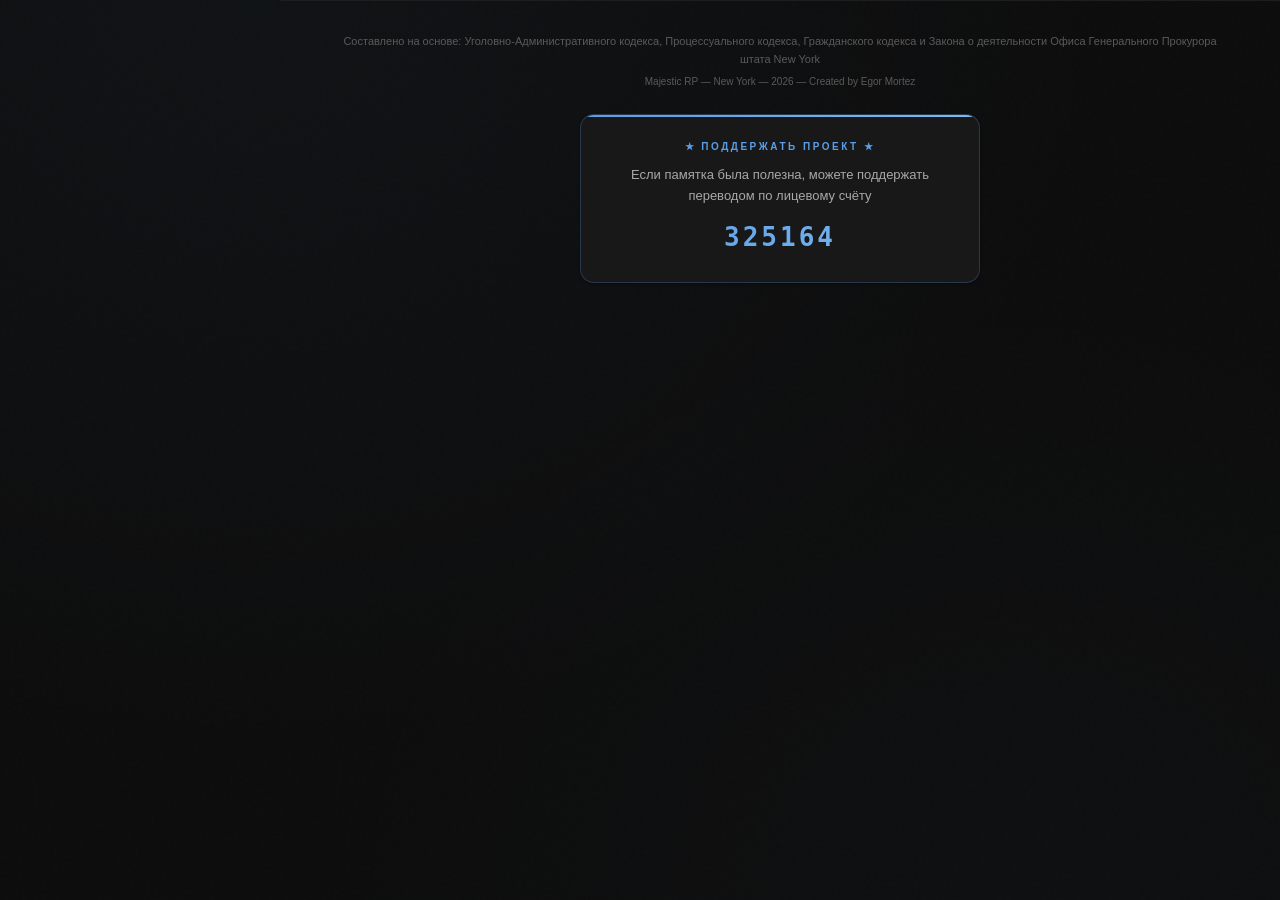
<file: Общая памятка.html>
<!DOCTYPE html>
<html lang="ru">
<head>
    <meta charset="UTF-8">
    <meta name="viewport" content="width=device-width, initial-scale=1.0">
    <title>Общая памятка - Majestic RP New York</title>
    <style>
        :root {
            --bg: #0d1117;
            --bg2: #161b22;
            --bg3: #21262d;
            --text: #e6edf3;
            --text2: #8b949e;
            --accent: #58a6ff;
            --accent2: #1f6feb;
            --green: #3fb950;
            --red: #f85149;
            --yellow: #d29922;
            --border: #30363d;
            --gov-color: #58a6ff;
            --lscsd-color: #3fb950;
            --lspd-color: #f0883e;
        }

        :root {
            --bg-primary: #0d0d0d;
            --bg-secondary: #131313;
            --bg-card: #181818;
            --bg-card-hover: #1e1e1e;
            --bg-hover: #212121;
            --bg-input: #161616;
            --accent-gold: #d4a84b;
            --accent-gold-light: #e8c56a;
            --accent-gold-dim: #a68a3e;
            --accent-gold-glow: rgba(212, 168, 75, 0.15);
            --accent-gold-glow2: rgba(212, 168, 75, 0.06);
            --accent-gold-border: rgba(212, 168, 75, 0.25);
            --accent-gold-gradient: linear-gradient(135deg, #d4a84b, #e8c56a);
            --accent-red: #d94c4c;
            --accent-red-soft: rgba(217, 76, 76, 0.1);
            --accent-red-border: rgba(217, 76, 76, 0.3);
            --accent-green: #4dbf6e;
            --accent-green-soft: rgba(77, 191, 110, 0.1);
            --accent-green-border: rgba(77, 191, 110, 0.3);
            --accent-blue: #5b9de6;
            --accent-blue-soft: rgba(91, 157, 230, 0.1);
            --accent-blue-border: rgba(91, 157, 230, 0.3);
            --accent-purple: #a78bfa;
            --accent-purple-soft: rgba(167, 139, 250, 0.1);
            --text-primary: #f0f0f0;
            --text-secondary: #a8a8a8;
            --text-muted: #5a5a5a;
            --border-color: #1e1e1e;
            --border-light: #282828;
            --border-card: #222222;
            --sidebar-width: 280px;
            --header-height: 60px;
            --radius-sm: 6px;
            --radius-md: 10px;
            --radius-lg: 14px;
            --shadow-sm: 0 1px 3px rgba(0,0,0,0.4);
            --shadow-md: 0 4px 12px rgba(0,0,0,0.3);
            --shadow-lg: 0 8px 32px rgba(0,0,0,0.4);
            --transition-fast: 0.12s ease;
            --transition-normal: 0.2s ease;
            --transition-slow: 0.35s ease;
        }

        * {
            margin: 0;
            padding: 0;
            box-sizing: border-box;
        }

        html {
            scroll-behavior: smooth;
            scrollbar-width: thin;
            scrollbar-color: #333 var(--bg-primary);
        }

        body {
            font-family: -apple-system, BlinkMacSystemFont, 'Segoe UI', 'Inter', 'Helvetica Neue', Arial, sans-serif;
            background: var(--bg-primary);
            color: var(--text-primary);
            line-height: 1.6;
            font-size: 14px;
            -webkit-font-smoothing: antialiased;
            -moz-osx-font-smoothing: grayscale;
        }

        body::before {
            content: '';
            position: fixed;
            top: 0;
            left: 0;
            width: 100vw;
            height: 100vh;
            background: radial-gradient(ellipse at 20% 0%, rgba(212,168,75,0.035) 0%, transparent 60%),
                        radial-gradient(ellipse at 80% 100%, rgba(91,157,230,0.025) 0%, transparent 50%);
            pointer-events: none;
            z-index: 0;
        }

        body::after {
            content: '';
            position: fixed;
            top: 0;
            left: 0;
            width: 100vw;
            height: 100vh;
            opacity: 0.015;
            background-image: url("data:image/svg+xml,%3Csvg viewBox='0 0 256 256' xmlns='http://www.w3.org/2000/svg'%3E%3Cfilter id='noise'%3E%3CfeTurbulence type='fractalNoise' baseFrequency='0.9' numOctaves='4' stitchTiles='stitch'/%3E%3C/filter%3E%3Crect width='100%25' height='100%25' filter='url(%23noise)'/%3E%3C/svg%3E");
            pointer-events: none;
            z-index: 0;
        }

        ::-webkit-scrollbar { width: 6px; }
        ::-webkit-scrollbar-track { background: transparent; }
        ::-webkit-scrollbar-thumb { background: #333; border-radius: 3px; }
        ::-webkit-scrollbar-thumb:hover { background: #444; }

        /* ===== HEADER ===== */
        .header {
            position: fixed;
            top: 0;
            left: 0;
            right: 0;
            height: var(--header-height);
            background: rgba(13, 13, 13, 0.85);
            border-bottom: 1px solid var(--border-color);
            display: flex;
            align-items: center;
            padding: 0 24px;
            z-index: 1000;
            backdrop-filter: blur(16px) saturate(180%);
            -webkit-backdrop-filter: blur(16px) saturate(180%);
        }

        .header::after {
            content: '';
            position: absolute;
            bottom: -1px;
            left: 0;
            right: 0;
            height: 1px;
            background: linear-gradient(90deg, transparent, var(--accent-gold-border), transparent);
            opacity: 0.5;
        }

        .header-progress {
            position: absolute;
            bottom: 0;
            left: 0;
            height: 2px;
            background: var(--accent-gold-gradient);
            width: 0%;
            transition: width 0.1s linear;
            z-index: 1;
        }

        .header-emblem {
            width: 36px;
            height: 36px;
            border: 2px solid var(--accent-gold);
            border-radius: 50%;
            display: flex;
            align-items: center;
            justify-content: center;
            font-size: 15px;
            color: var(--accent-gold);
            font-weight: 700;
            margin-right: 14px;
            flex-shrink: 0;
            box-shadow: 0 0 12px rgba(212,168,75,0.15);
            position: relative;
        }

        .header-emblem::after {
            content: '';
            position: absolute;
            inset: -3px;
            border-radius: 50%;
            border: 1px solid rgba(212,168,75,0.1);
        }

        .header-title {
            font-size: 14px;
            font-weight: 600;
            color: var(--text-primary);
            letter-spacing: 0.3px;
        }

        .header-subtitle {
            font-size: 11px;
            color: var(--text-muted);
            margin-left: 16px;
            padding-left: 16px;
            border-left: 1px solid var(--border-light);
            letter-spacing: 0.2px;
        }

        .header-badge {
            margin-left: auto;
            background: var(--accent-gold-glow2);
            border: 1px solid var(--accent-gold-border);
            color: var(--accent-gold);
            padding: 4px 14px;
            border-radius: 20px;
            font-size: 9.5px;
            font-weight: 600;
            letter-spacing: 1.2px;
            text-transform: uppercase;
        }

        /* ===== SEARCH ===== */
        .header-search {
            margin-left: auto;
            position: relative;
            margin-right: 16px;
        }

        .header-search input {
            background: rgba(255,255,255,0.04);
            border: 1px solid var(--border-light);
            border-radius: var(--radius-sm);
            padding: 7px 12px 7px 34px;
            color: var(--text-primary);
            font-size: 13px;
            width: 240px;
            outline: none;
            transition: all var(--transition-normal);
        }

        .header-search input:focus {
            border-color: var(--accent-gold-border);
            background: rgba(255,255,255,0.06);
            width: 300px;
            box-shadow: 0 0 0 3px rgba(212,168,75,0.08);
        }

        .header-search input::placeholder {
            color: var(--text-muted);
        }

        .header-search .search-icon {
            position: absolute;
            left: 10px;
            top: 50%;
            transform: translateY(-50%);
            color: var(--text-muted);
            font-size: 14px;
            pointer-events: none;
        }

        .header-search .search-kbd {
            position: absolute;
            right: 8px;
            top: 50%;
            transform: translateY(-50%);
            background: rgba(255,255,255,0.06);
            border: 1px solid var(--border-light);
            border-radius: 4px;
            padding: 1px 6px;
            font-size: 10px;
            color: var(--text-muted);
            font-family: inherit;
        }

        .header-search.has-results .search-kbd {
            display: none;
        }

        .search-nav {
            display: none;
            align-items: center;
            gap: 4px;
            margin-left: 8px;
        }

        .search-nav.visible {
            display: flex;
        }

        .search-nav button {
            background: rgba(255,255,255,0.04);
            border: 1px solid var(--border-light);
            border-radius: 4px;
            padding: 4px 8px;
            color: var(--text-secondary);
            cursor: pointer;
            font-size: 12px;
            transition: all var(--transition-fast);
        }

        .search-nav button:hover {
            background: rgba(255,255,255,0.08);
            color: var(--text-primary);
        }

        .search-count {
            font-size: 11px;
            color: var(--text-muted);
            min-width: 50px;
            text-align: center;
        }

        .search-close {
            background: none;
            border: none;
            color: var(--text-muted);
            cursor: pointer;
            font-size: 16px;
            padding: 2px 6px;
            border-radius: 3px;
            transition: all var(--transition-fast);
        }

        .search-close:hover {
            background: rgba(255,255,255,0.06);
            color: var(--text-primary);
        }

        mark.search-highlight {
            background: rgba(212, 168, 75, 0.25);
            color: var(--accent-gold-light);
            padding: 1px 4px;
            border-radius: 3px;
        }

        mark.search-current {
            background: rgba(212, 168, 75, 0.5);
            color: #fff;
            padding: 1px 4px;
            border-radius: 3px;
            box-shadow: 0 0 6px rgba(212,168,75,0.3);
        }

        .search-dim {
            opacity: 0.12;
            transition: opacity var(--transition-normal);
        }

        .search-section-match {
            opacity: 1 !important;
        }

        /* ===== ROLE TOGGLE ===== */
        .role-toggle {
            display: flex;
            margin-left: 16px;
            background: rgba(255,255,255,0.04);
            border: 1px solid var(--border-light);
            border-radius: var(--radius-sm);
            overflow: hidden;
        }

        .role-btn {
            padding: 6px 16px;
            font-size: 11px;
            font-weight: 600;
            text-transform: uppercase;
            letter-spacing: 0.6px;
            border: none;
            background: transparent;
            color: var(--text-muted);
            cursor: pointer;
            transition: all var(--transition-normal);
            position: relative;
        }

        .role-btn:hover {
            color: var(--text-secondary);
        }

        .role-btn.active {
            background: var(--accent-gold-glow);
            color: var(--accent-gold);
        }

        .role-btn.active::after {
            content: '';
            position: absolute;
            bottom: 0;
            left: 20%;
            right: 20%;
            height: 2px;
            background: var(--accent-gold);
            border-radius: 1px;
        }

        .role-btn + .role-btn {
            border-left: 1px solid var(--border-light);
        }

        /* ===== SIDEBAR ===== */
        .sidebar {
            position: fixed;
            top: var(--header-height);
            left: 0;
            bottom: 0;
            width: var(--sidebar-width);
            background: var(--bg-secondary);
            border-right: 1px solid var(--border-color);
            overflow-y: auto;
            z-index: 900;
            padding: 12px 0;
        }

        .sidebar::before {
            content: '';
            position: absolute;
            top: 0;
            right: 0;
            bottom: 0;
            width: 1px;
            background: linear-gradient(180deg, var(--accent-gold-border), transparent 30%, transparent 70%, var(--accent-gold-border));
            opacity: 0.3;
        }

        .sidebar-group {
            padding: 0 12px;
            margin-bottom: 4px;
        }

        .sidebar-group-toggle {
            display: flex;
            align-items: center;
            justify-content: space-between;
            width: 100%;
            padding: 8px 12px;
            background: none;
            border: none;
            color: var(--text-muted);
            font-size: 9.5px;
            font-weight: 700;
            text-transform: uppercase;
            letter-spacing: 1.5px;
            cursor: pointer;
            transition: color var(--transition-fast);
            border-radius: var(--radius-sm);
        }

        .sidebar-group-toggle:hover {
            color: var(--text-secondary);
            background: rgba(255,255,255,0.02);
        }

        .sidebar-group-toggle .toggle-arrow {
            transition: transform var(--transition-fast);
            font-size: 10px;
        }

        .sidebar-group.collapsed .toggle-arrow {
            transform: rotate(-90deg);
        }

        .sidebar-group-links {
            overflow: hidden;
            max-height: 600px;
            transition: max-height 0.25s ease;
        }

        .sidebar-group.collapsed .sidebar-group-links {
            max-height: 0;
        }

        .sidebar-divider {
            height: 1px;
            background: var(--border-color);
            margin: 10px 16px;
        }

        .sidebar-link {
            display: flex;
            align-items: center;
            padding: 7px 12px;
            color: var(--text-secondary);
            text-decoration: none;
            font-size: 12.5px;
            border-radius: var(--radius-sm);
            transition: all var(--transition-fast);
            gap: 8px;
            position: relative;
        }

        .sidebar-link::before {
            content: '';
            position: absolute;
            left: 0;
            top: 50%;
            transform: translateY(-50%);
            width: 2px;
            height: 0;
            background: var(--accent-gold);
            border-radius: 1px;
            transition: height var(--transition-normal);
        }

        .sidebar-link:hover {
            background: rgba(255,255,255,0.03);
            color: var(--text-primary);
        }

        .sidebar-link.active {
            background: var(--accent-gold-glow2);
            color: var(--accent-gold);
        }

        .sidebar-link.active::before {
            height: 60%;
            animation: activePulse 2s ease-in-out infinite;
        }

        @keyframes activePulse {
            0%, 100% { opacity: 1; }
            50% { opacity: 0.6; }
        }

        .sidebar-link .num {
            font-size: 10px;
            font-weight: 600;
            color: var(--text-muted);
            min-width: 22px;
            font-variant-numeric: tabular-nums;
        }

        .sidebar-link.active .num {
            color: var(--accent-gold-dim);
        }

        /* ===== MAIN ===== */
        .main {
            margin-left: var(--sidebar-width);
            margin-top: var(--header-height);
            min-height: calc(100vh - var(--header-height));
            position: relative;
            z-index: 1;
        }

        .content {
            max-width: 1080px;
            margin: 0 auto;
            padding: 40px 48px 100px;
        }

        /* ===== PAGE TITLE ===== */
        .page-title {
            margin-bottom: 48px;
            padding-bottom: 28px;
            border-bottom: 1px solid var(--border-color);
            position: relative;
        }

        .page-title::after {
            content: '';
            position: absolute;
            bottom: -1px;
            left: 0;
            width: 80px;
            height: 1px;
            background: var(--accent-gold);
        }

        .page-title h1 {
            font-size: 30px;
            font-weight: 200;
            letter-spacing: 3px;
            text-transform: uppercase;
            color: var(--text-primary);
            margin-bottom: 8px;
        }

        .page-title h1 strong {
            font-weight: 700;
            background: var(--accent-gold-gradient);
            -webkit-background-clip: text;
            -webkit-text-fill-color: transparent;
            background-clip: text;
        }

        .page-title .desc {
            font-size: 13px;
            color: var(--text-muted);
            letter-spacing: 0.2px;
        }

        /* ===== SECTIONS ===== */
        .section {
            margin-bottom: 56px;
            scroll-margin-top: calc(var(--header-height) + 24px);
            opacity: 0;
            transform: translateY(16px);
            animation: sectionFadeIn 0.6s ease forwards;
        }

        .section:nth-child(1) { animation-delay: 0.05s; }
        .section:nth-child(2) { animation-delay: 0.1s; }
        .section:nth-child(3) { animation-delay: 0.15s; }
        .section:nth-child(4) { animation-delay: 0.2s; }
        .section:nth-child(5) { animation-delay: 0.25s; }
        .section:nth-child(6) { animation-delay: 0.3s; }

        .section.animate-in {
            opacity: 1;
            transform: translateY(0);
        }

        .section.search-dim {
            opacity: 0.12 !important;
            transform: none !important;
        }

        @keyframes sectionFadeIn {
            to {
                opacity: 1;
                transform: translateY(0);
            }
        }

        .section-header {
            display: flex;
            align-items: center;
            gap: 14px;
            margin-bottom: 24px;
            padding-bottom: 12px;
            border-bottom: 1px solid var(--border-color);
            position: relative;
        }

        .section-header::after {
            content: '';
            position: absolute;
            bottom: -1px;
            left: 0;
            width: 48px;
            height: 1px;
            background: var(--accent-gold);
            opacity: 0.6;
        }

        .section-num {
            font-size: 10px;
            font-weight: 700;
            color: var(--accent-gold);
            background: var(--accent-gold-glow2);
            border: 1px solid var(--accent-gold-border);
            padding: 4px 12px;
            border-radius: 20px;
            letter-spacing: 1.2px;
        }

        .section-title {
            font-size: 17px;
            font-weight: 600;
            color: var(--text-primary);
            text-transform: uppercase;
            letter-spacing: 0.6px;
        }

        /* ===== SUBSECTIONS ===== */
        .subsection {
            margin-bottom: 28px;
        }

        .subsection h3 {
            font-size: 13.5px;
            font-weight: 600;
            color: var(--text-secondary);
            margin-bottom: 12px;
            padding-left: 14px;
            border-left: 2px solid var(--accent-gold-border);
            letter-spacing: 0.2px;
        }

        .subsection p, .subsection ul, .subsection ol {
            color: var(--text-secondary);
            font-size: 13px;
            line-height: 1.75;
        }

        .subsection ul, .subsection ol {
            padding-left: 20px;
        }

        .subsection li {
            margin-bottom: 5px;
        }

        /* ===== TABLES ===== */
        .table-wrap {
            overflow-x: auto;
            margin: 14px 0 24px;
            border: 1px solid var(--border-card);
            border-radius: var(--radius-md);
            background: var(--bg-card);
            box-shadow: var(--shadow-sm);
            transition: box-shadow var(--transition-normal);
        }

        .table-wrap:hover {
            box-shadow: var(--shadow-md);
        }

        table {
            width: 100%;
            border-collapse: collapse;
            font-size: 12.5px;
        }

        thead th {
            background: rgba(255,255,255,0.03);
            color: var(--text-secondary);
            font-weight: 600;
            font-size: 10px;
            text-transform: uppercase;
            letter-spacing: 1px;
            padding: 12px 16px;
            text-align: left;
            border-bottom: 1px solid var(--border-card);
            white-space: nowrap;
            position: sticky;
            top: 0;
        }

        tbody td {
            padding: 10px 16px;
            border-bottom: 1px solid var(--border-color);
            color: var(--text-secondary);
            vertical-align: top;
            transition: background var(--transition-fast);
        }

        tbody tr:nth-child(even) {
            background: rgba(255,255,255,0.008);
        }

        tbody tr:last-child td {
            border-bottom: none;
        }

        tbody tr:hover td {
            background: rgba(212,168,75,0.04);
        }

        tbody td:first-child {
            font-weight: 600;
            color: var(--text-primary);
            white-space: nowrap;
            font-variant-numeric: tabular-nums;
        }

        /* ===== STAR BADGES ===== */
        .star {
            display: inline-flex;
            align-items: center;
            justify-content: center;
            padding: 3px 10px;
            border-radius: 20px;
            font-size: 11px;
            font-weight: 700;
            letter-spacing: 0.5px;
            transition: all var(--transition-fast);
            position: relative;
        }

        .star:hover {
            transform: scale(1.05);
        }

        .star-1 { background: rgba(77,191,110,0.12); color: #5ddb80; box-shadow: 0 0 8px rgba(77,191,110,0.08); }
        .star-2 { background: rgba(77,191,110,0.18); color: #72e094; box-shadow: 0 0 8px rgba(77,191,110,0.12); }
        .star-3 { background: rgba(255,193,7,0.12); color: #ffd142; box-shadow: 0 0 8px rgba(255,193,7,0.08); }
        .star-4 { background: rgba(255,152,0,0.12); color: #ffaa33; box-shadow: 0 0 8px rgba(255,152,0,0.08); }
        .star-5 { background: rgba(217,76,76,0.12); color: #e86666; box-shadow: 0 0 8px rgba(217,76,76,0.08); }

        /* ===== JURISDICTION BADGES ===== */
        .jur {
            display: inline-flex;
            align-items: center;
            padding: 3px 10px;
            border-radius: 20px;
            font-size: 10px;
            font-weight: 600;
            letter-spacing: 0.5px;
            transition: all var(--transition-fast);
        }

        .jur:hover {
            transform: scale(1.05);
        }

        .jur-f { background: var(--accent-blue-soft); color: var(--accent-blue); box-shadow: 0 0 6px rgba(91,157,230,0.08); }
        .jur-r { background: var(--accent-green-soft); color: var(--accent-green); box-shadow: 0 0 6px rgba(77,191,110,0.08); }
        .jur-fr { background: var(--accent-purple-soft); color: var(--accent-purple); box-shadow: 0 0 6px rgba(167,139,250,0.08); }
        .jur-fin { background: var(--accent-gold-glow2); color: var(--accent-gold); box-shadow: 0 0 6px rgba(212,168,75,0.08); }
        .jur-mil { background: rgba(121,85,72,0.15); color: #b89888; }

        /* ===== CHECKBOX LIST ===== */
        .checklist {
            list-style: none;
            padding: 0;
        }

        .checklist li {
            padding: 7px 0 7px 26px;
            position: relative;
            transition: color var(--transition-fast);
        }

        .checklist li::before {
            content: '';
            position: absolute;
            left: 0;
            top: 13px;
            width: 16px;
            height: 16px;
            border: 1.5px solid var(--border-light);
            border-radius: 4px;
            transition: all var(--transition-fast);
        }

        .checklist li:hover {
            color: var(--text-primary);
        }

        .checklist li:hover::before {
            border-color: var(--accent-gold-border);
            background: var(--accent-gold-glow2);
            box-shadow: 0 0 8px rgba(212,168,75,0.06);
        }

        /* ===== NUMBERED STEPS ===== */
        .steps {
            list-style: none;
            padding: 0;
            counter-reset: step;
        }

        .steps li {
            counter-increment: step;
            padding: 10px 0 10px 42px;
            position: relative;
        }

        .steps li::before {
            content: counter(step);
            position: absolute;
            left: 0;
            top: 7px;
            width: 28px;
            height: 28px;
            background: var(--accent-gold-glow2);
            border: 1px solid var(--accent-gold-border);
            border-radius: 50%;
            display: flex;
            align-items: center;
            justify-content: center;
            font-size: 11.5px;
            font-weight: 700;
            color: var(--accent-gold);
            font-variant-numeric: tabular-nums;
            transition: all var(--transition-normal);
        }

        .steps li:hover::before {
            background: var(--accent-gold-glow);
            box-shadow: 0 0 10px rgba(212,168,75,0.15);
        }

        /* ===== ALERT BOXES ===== */
        .alert {
            padding: 14px 18px;
            border-radius: var(--radius-md);
            margin: 14px 0 20px;
            font-size: 13px;
            border-left: 3px solid;
            position: relative;
            overflow: hidden;
        }

        .alert::before {
            content: '';
            position: absolute;
            top: 0;
            right: 0;
            bottom: 0;
            width: 120px;
            opacity: 0.03;
        }

        .alert-gold {
            background: var(--accent-gold-glow2);
            border-color: var(--accent-gold);
            color: var(--text-secondary);
        }

        .alert-red {
            background: var(--accent-red-soft);
            border-color: var(--accent-red);
            color: #e88888;
        }

        .alert-green {
            background: var(--accent-green-soft);
            border-color: var(--accent-green);
            color: #82d9a0;
        }

        .alert-blue {
            background: var(--accent-blue-soft);
            border-color: var(--accent-blue);
            color: #8cb8e0;
        }

        .alert strong {
            color: var(--text-primary);
        }

        .alert-title {
            font-weight: 700;
            font-size: 10.5px;
            text-transform: uppercase;
            letter-spacing: 1px;
            margin-bottom: 6px;
        }

        /* ===== QUICK REF CARDS ===== */
        .cards {
            display: grid;
            grid-template-columns: repeat(auto-fill, minmax(180px, 1fr));
            gap: 14px;
            margin: 18px 0 28px;
        }

        .card {
            background: var(--bg-card);
            border: 1px solid var(--border-card);
            border-radius: var(--radius-md);
            padding: 18px;
            transition: all var(--transition-normal);
            position: relative;
            overflow: hidden;
        }

        .card::before {
            content: '';
            position: absolute;
            top: 0;
            left: 0;
            right: 0;
            height: 2px;
            background: var(--accent-gold-gradient);
            opacity: 0;
            transition: opacity var(--transition-normal);
        }

        .card::after {
            content: '';
            position: absolute;
            top: -50%;
            left: -50%;
            width: 200%;
            height: 200%;
            background: radial-gradient(circle at center, rgba(212,168,75,0.04) 0%, transparent 70%);
            opacity: 0;
            transition: opacity var(--transition-slow);
            pointer-events: none;
        }

        .card:hover {
            border-color: var(--accent-gold-border);
            transform: translateY(-3px);
            box-shadow: var(--shadow-md), 0 0 20px rgba(212,168,75,0.06);
        }

        .card:hover::before {
            opacity: 1;
        }

        .card:hover::after {
            opacity: 1;
        }

        .card-label {
            font-size: 9.5px;
            font-weight: 700;
            text-transform: uppercase;
            letter-spacing: 1.2px;
            color: var(--text-muted);
            margin-bottom: 8px;
        }

        .card-value {
            font-size: 24px;
            font-weight: 700;
            background: var(--accent-gold-gradient);
            -webkit-background-clip: text;
            -webkit-text-fill-color: transparent;
            background-clip: text;
        }

        .card-desc {
            font-size: 11px;
            color: var(--text-muted);
            margin-top: 6px;
        }

        /* ===== SCENARIO BOX ===== */
        .scenario {
            background: var(--bg-card);
            border: 1px solid var(--border-card);
            border-radius: var(--radius-md);
            margin: 14px 0 18px;
            overflow: hidden;
            box-shadow: var(--shadow-sm);
            transition: box-shadow var(--transition-normal);
        }

        .scenario:hover {
            box-shadow: var(--shadow-md);
        }

        .scenario-header {
            background: rgba(255,255,255,0.02);
            padding: 11px 18px;
            font-size: 11.5px;
            font-weight: 600;
            color: var(--text-secondary);
            text-transform: uppercase;
            letter-spacing: 0.5px;
            border-bottom: 1px solid var(--border-color);
        }

        .scenario-body {
            padding: 16px 18px;
        }

        .scenario-body ol, .scenario-body ul {
            padding-left: 18px;
        }

        .scenario-body li {
            color: var(--text-secondary);
            font-size: 12.5px;
            margin-bottom: 5px;
            line-height: 1.65;
        }

        /* ===== MIRANDA BOX ===== */
        .miranda {
            background: var(--bg-card);
            border: 1px solid var(--accent-gold-border);
            border-radius: var(--radius-md);
            padding: 24px;
            margin: 18px 0 28px;
            text-align: center;
            position: relative;
            overflow: hidden;
        }

        .miranda::before, .miranda::after {
            content: '\201C';
            position: absolute;
            font-size: 80px;
            color: var(--accent-gold);
            opacity: 0.06;
            font-family: Georgia, serif;
            line-height: 1;
        }

        .miranda::before {
            top: -10px;
            left: 16px;
        }

        .miranda::after {
            content: '\201D';
            bottom: -30px;
            right: 16px;
        }

        .miranda-label {
            font-size: 10px;
            font-weight: 700;
            text-transform: uppercase;
            letter-spacing: 2.5px;
            color: var(--accent-gold);
            margin-bottom: 14px;
        }

        .miranda-text {
            font-size: 14px;
            font-style: italic;
            color: var(--text-primary);
            line-height: 1.85;
            position: relative;
            z-index: 1;
        }

        /* ===== COMMON ===== */
        strong { color: var(--text-primary); }
        em { color: var(--text-secondary); font-style: italic; }

        code {
            background: rgba(255,255,255,0.06);
            padding: 2px 8px;
            border-radius: 4px;
            font-size: 12px;
            color: var(--accent-gold-light);
            font-family: 'JetBrains Mono', 'Fira Code', 'Consolas', 'Courier New', monospace;
            border: 1px solid rgba(255,255,255,0.04);
            transition: all var(--transition-fast);
        }

        code:hover {
            background: rgba(255,255,255,0.08);
            border-color: var(--accent-gold-border);
        }

        /* ===== ARROW FLOW ===== */
        .arrow-flow {
            display: flex;
            align-items: center;
            gap: 8px;
            flex-wrap: wrap;
            margin: 14px 0;
        }

        .arrow-flow .step {
            background: var(--bg-card);
            border: 1px solid var(--border-card);
            padding: 6px 14px;
            border-radius: var(--radius-sm);
            font-size: 12px;
            font-weight: 500;
            color: var(--text-secondary);
            transition: all var(--transition-fast);
            position: relative;
            overflow: hidden;
        }

        .arrow-flow .step::before {
            content: '';
            position: absolute;
            top: 0;
            left: 0;
            right: 0;
            height: 1px;
            background: linear-gradient(90deg, transparent, var(--border-light), transparent);
            opacity: 0;
            transition: opacity var(--transition-fast);
        }

        .arrow-flow .step:hover {
            border-color: var(--border-light);
            color: var(--text-primary);
            transform: translateY(-1px);
        }

        .arrow-flow .step:hover::before {
            opacity: 1;
        }

        .arrow-flow .step.gold {
            border-color: var(--accent-gold-border);
            background: var(--accent-gold-glow2);
            color: var(--accent-gold);
        }

        .arrow-flow .step.gold:hover {
            background: var(--accent-gold-glow);
            box-shadow: 0 0 12px rgba(212,168,75,0.08);
        }

        .arrow-flow .arrow {
            color: var(--text-muted);
            font-size: 14px;
            transition: color var(--transition-fast);
        }

        .arrow-flow .step:hover + .arrow {
            color: var(--accent-gold-dim);
        }

        /* ===== COLLAPSIBLE ===== */
        details {
            background: var(--bg-card);
            border: 1px solid var(--border-card);
            border-radius: var(--radius-md);
            margin-bottom: 8px;
            overflow: hidden;
            scroll-margin-top: calc(var(--header-height) + 24px);
            transition: all var(--transition-normal);
            box-shadow: var(--shadow-sm);
        }

        details:hover {
            border-color: var(--border-light);
            box-shadow: var(--shadow-sm), 0 0 16px rgba(0,0,0,0.15);
        }

        details[open] {
            border-color: var(--accent-gold-border);
            box-shadow: var(--shadow-md), 0 0 20px rgba(212,168,75,0.04);
        }

        summary {
            padding: 13px 18px;
            cursor: pointer;
            font-size: 13px;
            font-weight: 600;
            color: var(--text-secondary);
            user-select: none;
            list-style: none;
            display: flex;
            align-items: center;
            gap: 10px;
            transition: all var(--transition-fast);
            position: relative;
        }

        summary::after {
            content: '';
            position: absolute;
            bottom: 0;
            left: 18px;
            right: 18px;
            height: 1px;
            background: linear-gradient(90deg, transparent, var(--border-color), transparent);
            opacity: 0;
            transition: opacity var(--transition-fast);
        }

        details[open] summary::after {
            opacity: 1;
        }

        summary:hover {
            background: rgba(255,255,255,0.02);
            color: var(--text-primary);
        }

        summary::-webkit-details-marker { display: none; }

        summary::before {
            content: '';
            display: inline-flex;
            align-items: center;
            justify-content: center;
            width: 22px;
            height: 22px;
            border-radius: 5px;
            background: rgba(255,255,255,0.04);
            border: 1px solid var(--border-light);
            font-size: 14px;
            font-weight: 300;
            color: var(--text-muted);
            transition: all var(--transition-fast);
            flex-shrink: 0;
            position: relative;
        }

        summary::before {
            content: '+';
        }

        details[open] summary::before {
            content: '\2212';
            background: var(--accent-gold-glow2);
            border-color: var(--accent-gold-border);
            color: var(--accent-gold);
            transform: rotate(90deg);
        }

        details .detail-body {
            padding: 0 18px 16px;
            animation: detailBodyIn 0.25s ease;
        }

        @keyframes detailBodyIn {
            from { opacity: 0; transform: translateY(-6px); }
            to { opacity: 1; transform: translateY(0); }
        }

        /* ===== HIERARCHY TREE ===== */
        .tree {
            padding: 0;
            list-style: none;
            margin: 14px 0;
        }

        .tree li {
            position: relative;
            padding-left: 24px;
            margin-bottom: 8px;
            color: var(--text-secondary);
            font-size: 13px;
            transition: color var(--transition-fast);
        }

        .tree li:hover {
            color: var(--text-primary);
        }

        .tree li::before {
            content: '';
            position: absolute;
            left: 0;
            top: 10px;
            width: 14px;
            height: 1px;
            background: var(--border-light);
        }

        .tree li::after {
            content: '';
            position: absolute;
            left: 0;
            top: -8px;
            bottom: 10px;
            width: 1px;
            background: var(--border-color);
        }

        .tree li:last-child::after {
            display: none;
        }

        .tree li strong {
            color: var(--text-primary);
        }

        .tree li::marker {
            content: '';
        }

        /* ===== BACK TO TOP ===== */
        .back-to-top {
            position: fixed;
            bottom: 32px;
            right: 32px;
            width: 42px;
            height: 42px;
            background: var(--bg-card);
            border: 1px solid var(--border-card);
            border-radius: var(--radius-md);
            display: flex;
            align-items: center;
            justify-content: center;
            cursor: pointer;
            opacity: 0;
            visibility: hidden;
            transition: all var(--transition-normal);
            z-index: 800;
            color: var(--text-muted);
            font-size: 16px;
            box-shadow: var(--shadow-md);
        }

        .back-to-top::before {
            content: '';
            position: absolute;
            inset: -1px;
            border-radius: var(--radius-md);
            border: 1px solid transparent;
            transition: border-color var(--transition-normal);
        }

        .back-to-top.visible {
            opacity: 1;
            visibility: visible;
        }

        .back-to-top:hover {
            background: var(--bg-card-hover);
            color: var(--accent-gold);
            border-color: var(--accent-gold-border);
            transform: translateY(-3px);
            box-shadow: var(--shadow-md), 0 0 16px rgba(212,168,75,0.08);
        }

        .back-to-top:active {
            transform: translateY(-1px) scale(0.97);
        }

        /* ===== SIDEBAR COLLAPSIBLE ===== */
        .sidebar-group {
            padding: 0 12px;
            margin-bottom: 4px;
        }

        /* ===== ROLE VISIBILITY ===== */
        .lawyer-only {
            display: none;
        }

        body.lawyer-mode .lawyer-only {
            display: block;
        }

        body.lawyer-mode .prosecutor-only {
            display: none;
        }

        body.lawyer-mode .lawyer-only-flex {
            display: flex;
        }

        .lawyer-only-flex {
            display: none;
        }

        /* ===== COPY BUTTON ===== */
        .copy-block {
            position: relative;
        }

        .copy-btn {
            position: absolute;
            top: 10px;
            right: 10px;
            background: rgba(255,255,255,0.04);
            border: 1px solid var(--border-light);
            border-radius: var(--radius-sm);
            padding: 5px 12px;
            font-size: 10px;
            color: var(--text-muted);
            cursor: pointer;
            transition: all var(--transition-fast);
            font-family: inherit;
            text-transform: uppercase;
            letter-spacing: 0.5px;
        }

        .copy-btn:hover {
            background: var(--accent-gold-glow2);
            color: var(--accent-gold);
            border-color: var(--accent-gold-border);
        }

        .copy-btn.copied {
            background: var(--accent-green-soft);
            color: var(--accent-green);
            border-color: var(--accent-green-border);
        }

        .copy-text {
            background: var(--bg-card);
            border: 1px solid var(--border-card);
            border-radius: var(--radius-md);
            padding: 18px;
            font-size: 12.5px;
            line-height: 1.85;
            color: var(--text-secondary);
            margin: 14px 0;
            white-space: pre-wrap;
        }

        /* ===== Q&A TABLE ===== */
        .qa-table thead th:first-child {
            width: 40px;
        }

        .qa-table thead th:nth-child(2) {
            min-width: 250px;
        }

        .answer-correct {
            color: var(--accent-green);
        }

        .answer-wrong {
            color: var(--accent-red);
        }

        /* ===== TOOLTIP ===== */
        .tip {
            display: inline-block;
            position: relative;
            cursor: help;
            border-bottom: 1px dotted var(--text-muted);
            color: var(--text-secondary);
        }

        .tip:hover::after {
            content: attr(data-tip);
            position: absolute;
            bottom: calc(100% + 8px);
            left: 50%;
            transform: translateY(4px);
            background: var(--bg-card);
            border: 1px solid var(--border-light);
            border-radius: var(--radius-sm);
            padding: 8px 14px;
            font-size: 11px;
            line-height: 1.5;
            color: var(--text-secondary);
            white-space: nowrap;
            z-index: 100;
            box-shadow: var(--shadow-lg);
            opacity: 0;
            animation: tooltipIn 0.15s ease forwards;
        }

        @keyframes tooltipIn {
            to { opacity: 1; transform: translateY(0); }
        }

        /* ===== DONATION ===== */
        .donate-box {
            background: var(--bg-card);
            border: 1px solid var(--accent-gold-border);
            border-radius: var(--radius-lg);
            padding: 24px 28px;
            text-align: center;
            margin: 40px auto 0;
            max-width: 420px;
            box-shadow: var(--shadow-sm);
            position: relative;
            overflow: hidden;
        }

        .donate-box::before {
            content: '';
            position: absolute;
            top: 0;
            left: 0;
            right: 0;
            height: 2px;
            background: var(--accent-gold-gradient);
        }

        .donate-box .donate-label {
            font-size: 10px;
            font-weight: 700;
            text-transform: uppercase;
            letter-spacing: 2.5px;
            color: var(--accent-gold);
            margin-bottom: 10px;
        }

        .donate-box .donate-text {
            font-size: 13px;
            color: var(--text-secondary);
            margin-bottom: 10px;
        }

        .donate-box .donate-number {
            font-size: 26px;
            font-weight: 700;
            font-family: 'JetBrains Mono', 'Fira Code', 'Consolas', monospace;
            background: var(--accent-gold-gradient);
            -webkit-background-clip: text;
            -webkit-text-fill-color: transparent;
            background-clip: text;
            letter-spacing: 3px;
        }

        /* ===== FOOTER ===== */
        .footer {
            padding: 32px 48px;
            border-top: 1px solid var(--border-color);
            text-align: center;
            color: var(--text-muted);
            font-size: 11px;
            margin-left: var(--sidebar-width);
            position: relative;
            z-index: 1;
        }

        /* ===== RESPONSIVE ===== */
        @media (max-width: 900px) {
            .sidebar { display: none; }
            .main { margin-left: 0; }
            .content { padding: 24px 18px 60px; }
            .footer { margin-left: 0; padding: 24px 18px; }
            .cards { grid-template-columns: repeat(2, 1fr); }
            .header-subtitle { display: none; }
            .header-badge { display: none; }
            .role-toggle { margin-left: 8px; }
            .role-btn { padding: 4px 10px; font-size: 10px; }
            .header-search input { width: 130px; }
            .header-search input:focus { width: 170px; }
        }

        /* ===== PRINT ===== */
        @media print {
            .sidebar, .header, .back-to-top { display: none; }
            .main { margin: 0; }
            body { background: #fff; color: #000; }
            body::before { display: none; }
            .section { page-break-inside: avoid; }
        }

        /* ===== INTRO OVERLAY ===== */
        .intro-overlay {
            position: fixed;
            top: 0;
            left: 0;
            width: 100vw;
            height: 100vh;
            background: var(--bg-primary);
            z-index: 10000;
            display: flex;
            flex-direction: column;
            align-items: center;
            justify-content: center;
            animation: introFadeOut 0.8s ease 3.2s forwards;
            pointer-events: none;
        }

        .intro-overlay::before {
            content: '';
            position: absolute;
            inset: 0;
            background: radial-gradient(circle at center, rgba(212,168,75,0.06) 0%, transparent 70%);
            animation: introPulseGlow 2s ease-in-out infinite;
        }

        .intro-overlay::after {
            content: '';
            position: absolute;
            top: 50%;
            left: 50%;
            transform: translate(-50%, -50%);
            width: 300px;
            height: 300px;
            border: 1px solid rgba(212,168,75,0.06);
            border-radius: 50%;
            animation: introRingExpand 3s ease-out forwards;
            pointer-events: none;
        }

        @keyframes introPulseGlow {
            0%, 100% { opacity: 0.5; }
            50% { opacity: 1; }
        }

        @keyframes introRingExpand {
            0% { width: 90px; height: 90px; opacity: 0.8; }
            100% { width: 500px; height: 500px; opacity: 0; }
        }

        .intro-emblem {
            width: 90px;
            height: 90px;
            border: 3px solid var(--accent-gold);
            border-radius: 50%;
            display: flex;
            align-items: center;
            justify-content: center;
            font-size: 40px;
            color: var(--accent-gold);
            animation: introPulse 1s ease-in-out;
            margin-bottom: 36px;
            box-shadow: 0 0 40px rgba(212,168,75,0.15), 0 0 80px rgba(212,168,75,0.05);
            position: relative;
        }

        .intro-emblem::before {
            content: '';
            position: absolute;
            inset: -12px;
            border-radius: 50%;
            border: 1px solid rgba(212,168,75,0.08);
            animation: emblemRing 2s ease-in-out infinite;
        }

        .intro-emblem::after {
            content: '';
            position: absolute;
            inset: -6px;
            border-radius: 50%;
            border: 1px solid rgba(212,168,75,0.1);
        }

        @keyframes emblemRing {
            0%, 100% { transform: scale(1); opacity: 1; }
            50% { transform: scale(1.05); opacity: 0.5; }
        }

        .intro-title {
            font-size: 16px;
            font-weight: 700;
            text-transform: uppercase;
            letter-spacing: 10px;
            color: var(--accent-gold);
            opacity: 0;
            animation: introReveal 0.8s ease 0.6s forwards;
        }

        .intro-subtitle {
            font-size: 11px;
            font-weight: 400;
            text-transform: uppercase;
            letter-spacing: 5px;
            color: var(--text-muted);
            margin-top: 14px;
            opacity: 0;
            animation: introReveal 0.8s ease 1.2s forwards;
        }

        .intro-line {
            width: 80px;
            height: 1px;
            background: linear-gradient(90deg, transparent, var(--accent-gold), transparent);
            margin-top: 24px;
            opacity: 0;
            animation: introReveal 0.6s ease 1.8s forwards;
        }

        .intro-credit {
            font-size: 10px;
            letter-spacing: 2.5px;
            color: var(--text-muted);
            margin-top: 18px;
            opacity: 0;
            animation: introReveal 0.6s ease 2.2s forwards;
        }

        .intro-credit strong {
            color: var(--accent-gold);
            font-weight: 600;
        }

        .intro-server {
            font-size: 10px;
            letter-spacing: 2.5px;
            color: var(--text-muted);
            margin-top: 7px;
            opacity: 0;
            animation: introReveal 0.6s ease 2.5s forwards;
        }

        @keyframes introPulse {
            0% { transform: scale(0.6); opacity: 0; }
            60% { transform: scale(1.05); opacity: 1; }
            100% { transform: scale(1); opacity: 1; }
        }

        @keyframes introReveal {
            0% { opacity: 0; transform: translateY(10px); filter: blur(4px); }
            100% { opacity: 1; transform: translateY(0); filter: blur(0); }
        }

        @keyframes introFadeOut {
            0% { opacity: 1; visibility: visible; }
            100% { opacity: 0; visibility: hidden; }
        }

        /* ===== CONTENT FADE IN ===== */
        .content {
            animation: contentFadeIn 0.6s ease 3.6s both;
        }

        @keyframes contentFadeIn {
            0% { opacity: 0; transform: translateY(12px); }
            100% { opacity: 1; transform: translateY(0); }
        }

        /* ===== GOLD SHIMMER ===== */
        @keyframes goldShimmer {
            0% { background-position: 0% 50%; }
            100% { background-position: 200% 50%; }
        }

        .page-title h1 strong,
        .card-value {
            background-size: 200% 100%;
            animation: goldShimmer 4s ease-in-out infinite;
        }

        /* ===== SCROLL INDICATOR ===== */
        .section-header .section-num {
            transition: all var(--transition-normal);
        }

        .section:hover .section-header .section-num {
            background: var(--accent-gold-glow);
            box-shadow: 0 0 10px rgba(212,168,75,0.1);
        }

        /* ===== SUBTLE LINE SEPARATORS ===== */
        .section + .section {
            position: relative;
        }

        .section + .section::before {
            content: '';
            position: absolute;
            top: -28px;
            left: 50%;
            transform: translateX(-50%);
            width: 60px;
            height: 1px;
            background: linear-gradient(90deg, transparent, var(--border-light), transparent);
        }

        /* ===== ENHANCED ALERT HOVER ===== */
        .alert {
            transition: all var(--transition-normal);
        }

        .alert:hover {
            transform: translateX(4px);
        }

        /* ===== SCENARIO HOVER ENHANCEMENT ===== */
        .scenario {
            transition: all var(--transition-normal);
        }

        .scenario:hover {
            transform: translateY(-2px);
        }

        /* ===== MIRANDA HOVER ===== */
        .miranda {
            transition: all var(--transition-normal);
        }

        .miranda:hover {
            box-shadow: var(--shadow-md), 0 0 24px rgba(212,168,75,0.06);
        }

        /* ===== DONATE HOVER ===== */
        .donate-box {
            transition: all var(--transition-normal);
        }

        .donate-box:hover {
            transform: translateY(-3px);
            box-shadow: var(--shadow-md), 0 0 30px rgba(212,168,75,0.08);
        }

        .donate-box .donate-number {
            transition: all var(--transition-normal);
        }

        .donate-box:hover .donate-number {
            letter-spacing: 5px;
        }
    
/* LSCSD Styles */

        :root {
            --bg-primary: #0d0d0d;
            --bg-secondary: #131313;
            --bg-card: #181818;
            --bg-card-hover: #1e1e1e;
            --bg-hover: #212121;
            --bg-input: #161616;
            --accent-primary: #c4a265;
            --accent-primary-light: #d4b87a;
            --accent-primary-dim: #a8884d;
            --accent-primary-glow: rgba(196, 162, 101, 0.15);
            --accent-primary-glow2: rgba(196, 162, 101, 0.06);
            --accent-primary-border: rgba(196, 162, 101, 0.25);
            --accent-primary-gradient: linear-gradient(135deg, #c4a265, #d4b87a);
            --accent-red: #d94c4c;
            --accent-red-soft: rgba(217, 76, 76, 0.1);
            --accent-red-border: rgba(217, 76, 76, 0.3);
            --accent-green: #4dbf6e;
            --accent-green-soft: rgba(77, 191, 110, 0.1);
            --accent-green-border: rgba(77, 191, 110, 0.3);
            --accent-gold: #d4a84b;
            --accent-gold-glow2: rgba(212, 168, 75, 0.06);
            --accent-gold-border: rgba(212, 168, 75, 0.25);
            --text-primary: #f0f0f0;
            --text-secondary: #a8a8a8;
            --text-muted: #5a5a5a;
            --border-color: #1e1e1e;
            --border-light: #282828;
            --border-card: #222222;
            --sidebar-width: 280px;
            --header-height: 60px;
            --radius-sm: 6px;
            --radius-md: 10px;
            --radius-lg: 14px;
            --shadow-sm: 0 1px 3px rgba(0,0,0,0.4);
            --shadow-md: 0 4px 12px rgba(0,0,0,0.3);
            --shadow-lg: 0 8px 32px rgba(0,0,0,0.4);
            --transition-fast: 0.12s ease;
            --transition-normal: 0.2s ease;
            --transition-slow: 0.35s ease;
        }

        * { margin: 0; padding: 0; box-sizing: border-box; }
        html { scroll-behavior: smooth; scrollbar-width: thin; scrollbar-color: #333 var(--bg-primary); }
        body {
            font-family: -apple-system, BlinkMacSystemFont, 'Segoe UI', 'Inter', 'Helvetica Neue', Arial, sans-serif;
            background: var(--bg-primary);
            color: var(--text-primary);
            line-height: 1.6;
            font-size: 14px;
            -webkit-font-smoothing: antialiased;
            -moz-osx-font-smoothing: grayscale;
        }
        body::before {
            content: '';
            position: fixed;
            top: 0; left: 0;
            width: 100vw; height: 100vh;
            background: radial-gradient(ellipse at 20% 0%, rgba(196,162,101,0.04) 0%, transparent 60%),
                        radial-gradient(ellipse at 80% 100%, rgba(196,162,101,0.02) 0%, transparent 50%);
            pointer-events: none;
            z-index: 0;
        }
        body::after {
            content: '';
            position: fixed;
            top: 0; left: 0;
            width: 100vw; height: 100vh;
            opacity: 0.015;
            background-image: url("data:image/svg+xml,%3Csvg viewBox='0 0 256 256' xmlns='http://www.w3.org/2000/svg'%3E%3Cfilter id='noise'%3E%3CfeTurbulence type='fractalNoise' baseFrequency='0.9' numOctaves='4' stitchTiles='stitch'/%3E%3C/filter%3E%3Crect width='100%25' height='100%25' filter='url(%23noise)'/%3E%3C/svg%3E");
            pointer-events: none;
            z-index: 0;
        }
        ::-webkit-scrollbar { width: 6px; }
        ::-webkit-scrollbar-track { background: transparent; }
        ::-webkit-scrollbar-thumb { background: #333; border-radius: 3px; }
        ::-webkit-scrollbar-thumb:hover { background: #444; }

        .header {
            position: fixed; top: 0; left: 0; right: 0;
            height: var(--header-height);
            background: rgba(13, 13, 13, 0.85);
            border-bottom: 1px solid var(--border-color);
            display: flex; align-items: center; padding: 0 24px;
            z-index: 1000;
            backdrop-filter: blur(16px) saturate(180%);
            -webkit-backdrop-filter: blur(16px) saturate(180%);
        }
        .header::after {
            content: '';
            position: absolute; bottom: -1px; left: 0; right: 0;
            height: 1px;
            background: linear-gradient(90deg, transparent, var(--accent-primary-border), transparent);
            opacity: 0.5;
        }
        .header-progress {
            position: absolute; bottom: 0; left: 0;
            height: 2px;
            background: var(--accent-primary-gradient);
            width: 0%;
            transition: width 0.1s linear;
            z-index: 1;
        }
        .header-emblem {
            width: 36px; height: 36px;
            border: 2px solid var(--accent-primary);
            border-radius: 50%;
            display: flex; align-items: center; justify-content: center;
            font-size: 15px;
            color: var(--accent-primary);
            font-weight: 700;
            margin-right: 14px; flex-shrink: 0;
            box-shadow: 0 0 12px rgba(196,162,101,0.15);
            position: relative;
        }
        .header-emblem::after {
            content: '';
            position: absolute; inset: -3px;
            border-radius: 50%;
            border: 1px solid rgba(196,162,101,0.1);
        }
        .header-title { font-size: 14px; font-weight: 600; color: var(--text-primary); letter-spacing: 0.3px; }
        .header-subtitle {
            font-size: 11px; color: var(--text-muted);
            margin-left: 16px; padding-left: 16px;
            border-left: 1px solid var(--border-light);
            letter-spacing: 0.2px;
        }
        .header-badge {
            margin-left: auto;
            background: var(--accent-primary-glow2);
            border: 1px solid var(--accent-primary-border);
            color: var(--accent-primary);
            padding: 4px 14px; border-radius: 20px;
            font-size: 9.5px; font-weight: 600;
            letter-spacing: 1.2px; text-transform: uppercase;
        }
        .header-search {
            margin-left: auto; position: relative; margin-right: 16px;
        }
        .header-search input {
            background: rgba(255,255,255,0.04);
            border: 1px solid var(--border-light);
            border-radius: var(--radius-sm);
            padding: 7px 12px 7px 34px;
            color: var(--text-primary); font-size: 13px;
            width: 240px; outline: none;
            transition: all var(--transition-normal);
        }
        .header-search input:focus {
            border-color: var(--accent-primary-border);
            background: rgba(255,255,255,0.06);
            width: 300px;
            box-shadow: 0 0 0 3px rgba(196,162,101,0.08);
        }
        .header-search input::placeholder { color: var(--text-muted); }
        .header-search .search-icon {
            position: absolute; left: 10px; top: 50%; transform: translateY(-50%);
            color: var(--text-muted); font-size: 14px; pointer-events: none;
        }
        .header-search .search-kbd {
            position: absolute; right: 8px; top: 50%; transform: translateY(-50%);
            background: rgba(255,255,255,0.06);
            border: 1px solid var(--border-light);
            border-radius: 4px; padding: 1px 6px;
            font-size: 10px; color: var(--text-muted); font-family: inherit;
        }
        .header-search.has-results .search-kbd { display: none; }
        .search-nav { display: none; align-items: center; gap: 4px; margin-left: 8px; }
        .search-nav.visible { display: flex; }
        .search-nav button {
            background: rgba(255,255,255,0.04);
            border: 1px solid var(--border-light);
            border-radius: 4px; padding: 4px 8px;
            color: var(--text-secondary); cursor: pointer;
            font-size: 12px; transition: all var(--transition-fast);
        }
        .search-nav button:hover { background: rgba(255,255,255,0.08); color: var(--text-primary); }
        .search-count { font-size: 11px; color: var(--text-muted); min-width: 50px; text-align: center; }
        .search-close {
            background: none; border: none; color: var(--text-muted);
            cursor: pointer; font-size: 16px; padding: 2px 6px;
            border-radius: 3px; transition: all var(--transition-fast);
        }
        .search-close:hover { background: rgba(255,255,255,0.06); color: var(--text-primary); }
        mark.search-highlight {
            background: rgba(196, 162, 101, 0.25);
            color: var(--accent-primary-light);
            padding: 1px 4px; border-radius: 3px;
        }
        mark.search-current {
            background: rgba(196, 162, 101, 0.5);
            color: #fff; padding: 1px 4px; border-radius: 3px;
            box-shadow: 0 0 6px rgba(196,162,101,0.3);
        }
        .search-dim { opacity: 0.12; transition: opacity var(--transition-normal); }
        .search-section-match { opacity: 1 !important; }

        .sidebar {
            position: fixed; top: var(--header-height); left: 0; bottom: 0;
            width: var(--sidebar-width);
            background: var(--bg-secondary);
            border-right: 1px solid var(--border-color);
            overflow-y: auto; z-index: 900; padding: 12px 0;
        }
        .sidebar::before {
            content: '';
            position: absolute; top: 0; right: 0; bottom: 0; width: 1px;
            background: linear-gradient(180deg, var(--accent-primary-border), transparent 30%, transparent 70%, var(--accent-primary-border));
            opacity: 0.3;
        }
        .sidebar-group { padding: 0 12px; margin-bottom: 4px; }
        .sidebar-group-toggle {
            display: flex; align-items: center; justify-content: space-between;
            width: 100%; padding: 8px 12px;
            background: none; border: none;
            color: var(--text-muted);
            font-size: 9.5px; font-weight: 700;
            text-transform: uppercase; letter-spacing: 1.5px;
            cursor: pointer; transition: color var(--transition-fast);
            border-radius: var(--radius-sm);
        }
        .sidebar-group-toggle:hover { color: var(--text-secondary); background: rgba(255,255,255,0.02); }
        .sidebar-group-toggle .toggle-arrow { transition: transform var(--transition-fast); font-size: 10px; }
        .sidebar-group.collapsed .toggle-arrow { transform: rotate(-90deg); }
        .sidebar-group-links { overflow: hidden; max-height: 600px; transition: max-height 0.25s ease; }
        .sidebar-group.collapsed .sidebar-group-links { max-height: 0; }
        .sidebar-divider { height: 1px; background: var(--border-color); margin: 10px 16px; }
        .sidebar-link {
            display: flex; align-items: center;
            padding: 7px 12px;
            color: var(--text-secondary); text-decoration: none;
            font-size: 12.5px;
            border-radius: var(--radius-sm);
            transition: all var(--transition-fast);
            gap: 8px; position: relative;
        }
        .sidebar-link::before {
            content: '';
            position: absolute; left: 0; top: 50%; transform: translateY(-50%);
            width: 2px; height: 0;
            background: var(--accent-primary);
            border-radius: 1px;
            transition: height var(--transition-normal);
        }
        .sidebar-link:hover { background: rgba(255,255,255,0.03); color: var(--text-primary); }
        .sidebar-link.active { background: var(--accent-primary-glow2); color: var(--accent-primary); }
        .sidebar-link.active::before {
            height: 60%;
            animation: activePulse 2s ease-in-out infinite;
        }
        @keyframes activePulse { 0%, 100% { opacity: 1; } 50% { opacity: 0.6; } }
        .sidebar-link .num {
            font-size: 10px; font-weight: 600;
            color: var(--text-muted); min-width: 22px;
            font-variant-numeric: tabular-nums;
        }
        .sidebar-link.active .num { color: var(--accent-primary-dim); }

        .main {
            margin-left: var(--sidebar-width);
            margin-top: var(--header-height);
            min-height: calc(100vh - var(--header-height));
            position: relative; z-index: 1;
        }
        .content {
            max-width: 1080px;
            margin: 0 auto;
            padding: 40px 48px 100px;
            animation: contentFadeIn 0.6s ease 3.6s both;
        }
        @keyframes contentFadeIn {
            0% { opacity: 0; transform: translateY(12px); }
            100% { opacity: 1; transform: translateY(0); }
        }

        .page-title {
            margin-bottom: 48px; padding-bottom: 28px;
            border-bottom: 1px solid var(--border-color);
            position: relative;
        }
        .page-title::after {
            content: '';
            position: absolute; bottom: -1px; left: 0;
            width: 80px; height: 1px;
            background: var(--accent-primary);
        }
        .page-title h1 {
            font-size: 30px; font-weight: 200;
            letter-spacing: 3px; text-transform: uppercase;
            color: var(--text-primary); margin-bottom: 8px;
        }
        .page-title h1 strong {
            font-weight: 700;
            background: var(--accent-primary-gradient);
            -webkit-background-clip: text; -webkit-text-fill-color: transparent;
            background-clip: text;
        }
        .page-title .desc { font-size: 13px; color: var(--text-muted); letter-spacing: 0.2px; }

        .section {
            margin-bottom: 56px;
            scroll-margin-top: calc(var(--header-height) + 24px);
            opacity: 0; transform: translateY(16px);
            animation: sectionFadeIn 0.6s ease forwards;
        }
        .section.animate-in { opacity: 1; transform: translateY(0); }
        .section.search-dim { opacity: 0.12 !important; transform: none !important; }
        @keyframes sectionFadeIn { to { opacity: 1; transform: translateY(0); } }

        .section-header {
            display: flex; align-items: center; gap: 14px;
            margin-bottom: 24px; padding-bottom: 12px;
            border-bottom: 1px solid var(--border-color);
            position: relative;
        }
        .section-header::after {
            content: '';
            position: absolute; bottom: -1px; left: 0;
            width: 48px; height: 1px;
            background: var(--accent-primary); opacity: 0.6;
        }
        .section-num {
            font-size: 10px; font-weight: 700;
            color: var(--accent-primary);
            background: var(--accent-primary-glow2);
            border: 1px solid var(--accent-primary-border);
            padding: 4px 12px; border-radius: 20px;
            letter-spacing: 1.2px;
            transition: all var(--transition-normal);
        }
        .section:hover .section-header .section-num {
            background: var(--accent-primary-glow);
            box-shadow: 0 0 10px rgba(196,162,101,0.1);
        }
        .section-title {
            font-size: 17px; font-weight: 600;
            color: var(--text-primary);
            text-transform: uppercase; letter-spacing: 0.6px;
        }

        .subsection { margin-bottom: 28px; }
        .subsection h3 {
            font-size: 13.5px; font-weight: 600;
            color: var(--text-secondary);
            margin-bottom: 12px; padding-left: 14px;
            border-left: 2px solid var(--accent-primary-border);
            letter-spacing: 0.2px;
        }
        .subsection p, .subsection ul, .subsection ol {
            color: var(--text-secondary); font-size: 13px; line-height: 1.75;
        }
        .subsection ul, .subsection ol { padding-left: 20px; }
        .subsection li { margin-bottom: 5px; }

        .table-wrap {
            overflow-x: auto; margin: 14px 0 24px;
            border: 1px solid var(--border-card);
            border-radius: var(--radius-md);
            background: var(--bg-card);
            box-shadow: var(--shadow-sm);
            transition: box-shadow var(--transition-normal);
        }
        .table-wrap:hover { box-shadow: var(--shadow-md); }
        table { width: 100%; border-collapse: collapse; font-size: 12.5px; }
        thead th {
            background: rgba(255,255,255,0.03);
            color: var(--text-secondary);
            font-weight: 600; font-size: 10px;
            text-transform: uppercase; letter-spacing: 1px;
            padding: 12px 16px; text-align: left;
            border-bottom: 1px solid var(--border-card);
            white-space: nowrap;
        }
        tbody td {
            padding: 10px 16px;
            border-bottom: 1px solid var(--border-color);
            color: var(--text-secondary); vertical-align: top;
            transition: background var(--transition-fast);
        }
        tbody tr:nth-child(even) { background: rgba(255,255,255,0.008); }
        tbody tr:last-child td { border-bottom: none; }
        tbody tr:hover td { background: rgba(196,162,101,0.04); }
        tbody td:first-child {
            font-weight: 600; color: var(--text-primary);
            white-space: nowrap; font-variant-numeric: tabular-nums;
        }

        .star {
            display: inline-flex; align-items: center; justify-content: center;
            padding: 3px 10px; border-radius: 20px;
            font-size: 11px; font-weight: 700;
            letter-spacing: 0.5px; transition: all var(--transition-fast);
        }
        .star:hover { transform: scale(1.05); }
        .star-1 { background: rgba(77,191,110,0.12); color: #5ddb80; }
        .star-2 { background: rgba(77,191,110,0.18); color: #72e094; }
        .star-3 { background: rgba(255,193,7,0.12); color: #ffd142; }
        .star-4 { background: rgba(255,152,0,0.12); color: #ffaa33; }
        .star-5 { background: rgba(217,76,76,0.12); color: #e86666; }

        .jur {
            display: inline-flex; align-items: center;
            padding: 3px 10px; border-radius: 20px;
            font-size: 10px; font-weight: 600;
            letter-spacing: 0.5px; transition: all var(--transition-fast);
        }
        .jur:hover { transform: scale(1.05); }
        .jur-f { background: var(--accent-primary-glow2); color: var(--accent-primary); }
        .jur-r { background: var(--accent-green-soft); color: var(--accent-green); }
        .jur-fr { background: rgba(167,139,250,0.1); color: #a78bfa; }
        .jur-fin { background: var(--accent-gold-glow2); color: var(--accent-gold); }
        .jur-mil { background: rgba(121,85,72,0.15); color: #b89888; }

        .checklist { list-style: none; padding: 0; }
        .checklist li { padding: 7px 0 7px 26px; position: relative; transition: color var(--transition-fast); }
        .checklist li::before {
            content: '';
            position: absolute; left: 0; top: 13px;
            width: 16px; height: 16px;
            border: 1.5px solid var(--border-light);
            border-radius: 4px; transition: all var(--transition-fast);
        }
        .checklist li:hover { color: var(--text-primary); }
        .checklist li:hover::before {
            border-color: var(--accent-primary-border);
            background: var(--accent-primary-glow2);
        }

        .steps { list-style: none; padding: 0; counter-reset: step; }
        .steps li { counter-increment: step; padding: 10px 0 10px 42px; position: relative; }
        .steps li::before {
            content: counter(step);
            position: absolute; left: 0; top: 7px;
            width: 28px; height: 28px;
            background: var(--accent-primary-glow2);
            border: 1px solid var(--accent-primary-border);
            border-radius: 50%;
            display: flex; align-items: center; justify-content: center;
            font-size: 11.5px; font-weight: 700;
            color: var(--accent-primary);
            font-variant-numeric: tabular-nums;
            transition: all var(--transition-normal);
        }
        .steps li:hover::before {
            background: var(--accent-primary-glow);
            box-shadow: 0 0 10px rgba(196,162,101,0.15);
        }

        .alert {
            padding: 14px 18px; border-radius: var(--radius-md);
            margin: 14px 0 20px; font-size: 13px;
            border-left: 3px solid;
            position: relative; overflow: hidden;
            transition: all var(--transition-normal);
        }
        .alert:hover { transform: translateX(4px); }
        .alert-gold { background: var(--accent-gold-glow2); border-color: var(--accent-gold); color: var(--text-secondary); }
        .alert-red { background: var(--accent-red-soft); border-color: var(--accent-red); color: #e88888; }
        .alert-green { background: var(--accent-green-soft); border-color: var(--accent-green); color: #82d9a0; }
        .alert-blue { background: var(--accent-primary-glow2); border-color: var(--accent-primary); color: #c4b896; }
        .alert strong { color: var(--text-primary); }
        .alert-title {
            font-weight: 700; font-size: 10.5px;
            text-transform: uppercase; letter-spacing: 1px;
            margin-bottom: 6px;
        }

        .cards {
            display: grid;
            grid-template-columns: repeat(auto-fill, minmax(180px, 1fr));
            gap: 14px; margin: 18px 0 28px;
        }
        .card {
            background: var(--bg-card);
            border: 1px solid var(--border-card);
            border-radius: var(--radius-md);
            padding: 18px;
            transition: all var(--transition-normal);
            position: relative; overflow: hidden;
        }
        .card::before {
            content: '';
            position: absolute; top: 0; left: 0; right: 0;
            height: 2px;
            background: var(--accent-primary-gradient);
            opacity: 0; transition: opacity var(--transition-normal);
        }
        .card::after {
            content: '';
            position: absolute; top: -50%; left: -50%;
            width: 200%; height: 200%;
            background: radial-gradient(circle at center, rgba(196,162,101,0.04) 0%, transparent 70%);
            opacity: 0; transition: opacity var(--transition-slow);
            pointer-events: none;
        }
        .card:hover {
            border-color: var(--accent-primary-border);
            transform: translateY(-3px);
            box-shadow: var(--shadow-md), 0 0 20px rgba(196,162,101,0.06);
        }
        .card:hover::before, .card:hover::after { opacity: 1; }
        .card-label {
            font-size: 9.5px; font-weight: 700;
            text-transform: uppercase; letter-spacing: 1.2px;
            color: var(--text-muted); margin-bottom: 8px;
        }
        .card-value {
            font-size: 24px; font-weight: 700;
            background: var(--accent-primary-gradient);
            -webkit-background-clip: text; -webkit-text-fill-color: transparent;
            background-clip: text;
        }
        .card-desc { font-size: 11px; color: var(--text-muted); margin-top: 6px; }

        .scenario {
            background: var(--bg-card);
            border: 1px solid var(--border-card);
            border-radius: var(--radius-md);
            margin: 14px 0 18px; overflow: hidden;
            box-shadow: var(--shadow-sm);
            transition: all var(--transition-normal);
        }
        .scenario:hover { box-shadow: var(--shadow-md); transform: translateY(-2px); }
        .scenario-header {
            background: rgba(255,255,255,0.02);
            padding: 11px 18px;
            font-size: 11.5px; font-weight: 600;
            color: var(--text-secondary);
            text-transform: uppercase; letter-spacing: 0.5px;
            border-bottom: 1px solid var(--border-color);
        }
        .scenario-body { padding: 16px 18px; }
        .scenario-body ol, .scenario-body ul { padding-left: 18px; }
        .scenario-body li {
            color: var(--text-secondary); font-size: 12.5px;
            margin-bottom: 5px; line-height: 1.65;
        }

        .miranda {
            background: var(--bg-card);
            border: 1px solid var(--accent-primary-border);
            border-radius: var(--radius-md);
            padding: 24px; margin: 18px 0 28px;
            text-align: center; position: relative; overflow: hidden;
            transition: all var(--transition-normal);
        }
        .miranda:hover { box-shadow: var(--shadow-md), 0 0 24px rgba(196,162,101,0.06); }
        .miranda::before, .miranda::after {
            content: '\201C';
            position: absolute; font-size: 80px;
            color: var(--accent-primary); opacity: 0.06;
            font-family: Georgia, serif; line-height: 1;
        }
        .miranda::before { top: -10px; left: 16px; }
        .miranda::after { content: '\201D'; bottom: -30px; right: 16px; }
        .miranda-label {
            font-size: 10px; font-weight: 700;
            text-transform: uppercase; letter-spacing: 2.5px;
            color: var(--accent-primary); margin-bottom: 14px;
        }
        .miranda-text {
            font-size: 14px; font-style: italic;
            color: var(--text-primary); line-height: 1.85;
            position: relative; z-index: 1;
        }

        strong { color: var(--text-primary); }
        em { color: var(--text-secondary); font-style: italic; }
        code {
            background: rgba(255,255,255,0.06);
            padding: 2px 8px; border-radius: 4px;
            font-size: 12px; color: var(--accent-primary-light);
            font-family: 'JetBrains Mono', 'Fira Code', 'Consolas', monospace;
            border: 1px solid rgba(255,255,255,0.04);
            transition: all var(--transition-fast);
        }
        code:hover { background: rgba(255,255,255,0.08); border-color: var(--accent-primary-border); }

        .arrow-flow { display: flex; align-items: center; gap: 8px; flex-wrap: wrap; margin: 14px 0; }
        .arrow-flow .step {
            background: var(--bg-card);
            border: 1px solid var(--border-card);
            padding: 6px 14px; border-radius: var(--radius-sm);
            font-size: 12px; font-weight: 500;
            color: var(--text-secondary);
            transition: all var(--transition-fast);
            position: relative; overflow: hidden;
        }
        .arrow-flow .step:hover {
            border-color: var(--border-light);
            color: var(--text-primary);
            transform: translateY(-1px);
        }
        .arrow-flow .step.gold {
            border-color: var(--accent-primary-border);
            background: var(--accent-primary-glow2);
            color: var(--accent-primary);
        }
        .arrow-flow .step.gold:hover {
            background: var(--accent-primary-glow);
            box-shadow: 0 0 12px rgba(196,162,101,0.08);
        }
        .arrow-flow .arrow { color: var(--text-muted); font-size: 14px; }

        details {
            background: var(--bg-card);
            border: 1px solid var(--border-card);
            border-radius: var(--radius-md);
            margin-bottom: 8px; overflow: hidden;
            scroll-margin-top: calc(var(--header-height) + 24px);
            transition: all var(--transition-normal);
            box-shadow: var(--shadow-sm);
        }
        details:hover { border-color: var(--border-light); box-shadow: var(--shadow-sm), 0 0 16px rgba(0,0,0,0.15); }
        details[open] { border-color: var(--accent-primary-border); box-shadow: var(--shadow-md), 0 0 20px rgba(196,162,101,0.04); }
        summary {
            padding: 13px 18px; cursor: pointer;
            font-size: 13px; font-weight: 600;
            color: var(--text-secondary);
            user-select: none; list-style: none;
            display: flex; align-items: center; gap: 10px;
            transition: all var(--transition-fast);
            position: relative;
        }
        summary::after {
            content: '';
            position: absolute; bottom: 0; left: 18px; right: 18px;
            height: 1px;
            background: linear-gradient(90deg, transparent, var(--border-color), transparent);
            opacity: 0; transition: opacity var(--transition-fast);
        }
        details[open] summary::after { opacity: 1; }
        summary:hover { background: rgba(255,255,255,0.02); color: var(--text-primary); }
        summary::-webkit-details-marker { display: none; }
        summary::before {
            content: '+';
            display: inline-flex; align-items: center; justify-content: center;
            width: 22px; height: 22px;
            border-radius: 5px;
            background: rgba(255,255,255,0.04);
            border: 1px solid var(--border-light);
            font-size: 14px; font-weight: 300;
            color: var(--text-muted);
            transition: all var(--transition-fast);
            flex-shrink: 0; position: relative;
        }
        details[open] summary::before {
            content: '\2212';
            background: var(--accent-primary-glow2);
            border-color: var(--accent-primary-border);
            color: var(--accent-primary);
            transform: rotate(90deg);
        }
        details .detail-body { padding: 0 18px 16px; animation: detailBodyIn 0.25s ease; }
        @keyframes detailBodyIn { from { opacity: 0; transform: translateY(-6px); } to { opacity: 1; transform: translateY(0); } }

        .tree { padding: 0; list-style: none; margin: 14px 0; }
        .tree li {
            position: relative; padding-left: 24px;
            margin-bottom: 8px;
            color: var(--text-secondary); font-size: 13px;
            transition: color var(--transition-fast);
        }
        .tree li:hover { color: var(--text-primary); }
        .tree li::before {
            content: '';
            position: absolute; left: 0; top: 10px;
            width: 14px; height: 1px;
            background: var(--border-light);
        }
        .tree li::after {
            content: '';
            position: absolute; left: 0; top: -8px; bottom: 10px;
            width: 1px; background: var(--border-color);
        }
        .tree li:last-child::after { display: none; }
        .tree li strong { color: var(--text-primary); }

        .back-to-top {
            position: fixed; bottom: 32px; right: 32px;
            width: 42px; height: 42px;
            background: var(--bg-card);
            border: 1px solid var(--border-card);
            border-radius: var(--radius-md);
            display: flex; align-items: center; justify-content: center;
            cursor: pointer;
            opacity: 0; visibility: hidden;
            transition: all var(--transition-normal);
            z-index: 800;
            color: var(--text-muted); font-size: 16px;
            box-shadow: var(--shadow-md);
        }
        .back-to-top.visible { opacity: 1; visibility: visible; }
        .back-to-top:hover {
            background: var(--bg-card-hover);
            color: var(--accent-primary);
            border-color: var(--accent-primary-border);
            transform: translateY(-3px);
            box-shadow: var(--shadow-md), 0 0 16px rgba(196,162,101,0.08);
        }

        .tip {
            display: inline-block; position: relative;
            cursor: help;
            border-bottom: 1px dotted var(--text-muted);
            color: var(--text-secondary);
        }
        .tip:hover::after {
            content: attr(data-tip);
            position: absolute; bottom: calc(100% + 8px); left: 50%;
            transform: translateY(4px);
            background: var(--bg-card);
            border: 1px solid var(--border-light);
            border-radius: var(--radius-sm);
            padding: 8px 14px; font-size: 11px; line-height: 1.5;
            color: var(--text-secondary); white-space: nowrap;
            z-index: 100; box-shadow: var(--shadow-lg);
            opacity: 0; animation: tooltipIn 0.15s ease forwards;
        }
        @keyframes tooltipIn { to { opacity: 1; transform: translateY(0); } }

        .donate-box {
            background: var(--bg-card);
            border: 1px solid var(--accent-primary-border);
            border-radius: var(--radius-lg);
            padding: 24px 28px; text-align: center;
            margin: 40px auto 0; max-width: 420px;
            box-shadow: var(--shadow-sm);
            position: relative; overflow: hidden;
            transition: all var(--transition-normal);
        }
        .donate-box:hover {
            transform: translateY(-3px);
            box-shadow: var(--shadow-md), 0 0 30px rgba(196,162,101,0.08);
        }
        .donate-box::before {
            content: '';
            position: absolute; top: 0; left: 0; right: 0;
            height: 2px; background: var(--accent-primary-gradient);
        }
        .donate-box .donate-label {
            font-size: 10px; font-weight: 700;
            text-transform: uppercase; letter-spacing: 2.5px;
            color: var(--accent-primary); margin-bottom: 10px;
        }
        .donate-box .donate-text { font-size: 13px; color: var(--text-secondary); margin-bottom: 10px; }
        .donate-box .donate-number {
            font-size: 26px; font-weight: 700;
            font-family: 'JetBrains Mono', 'Fira Code', 'Consolas', monospace;
            background: var(--accent-primary-gradient);
            -webkit-background-clip: text; -webkit-text-fill-color: transparent;
            background-clip: text;
            letter-spacing: 3px;
            transition: all var(--transition-normal);
        }
        .donate-box:hover .donate-number { letter-spacing: 5px; }

        .footer {
            padding: 32px 48px;
            border-top: 1px solid var(--border-color);
            text-align: center; color: var(--text-muted);
            font-size: 11px;
            margin-left: var(--sidebar-width);
            position: relative; z-index: 1;
        }

        @keyframes goldShimmer {
            0% { background-position: 0% 50%; }
            100% { background-position: 200% 50%; }
        }
        .page-title h1 strong, .card-value {
            background-size: 200% 100%;
            animation: goldShimmer 4s ease-in-out infinite;
        }

        .section + .section::before {
            content: '';
            position: absolute; top: -28px; left: 50%;
            transform: translateX(-50%);
            width: 60px; height: 1px;
            background: linear-gradient(90deg, transparent, var(--border-light), transparent);
        }

        .intro-overlay {
            position: fixed; top: 0; left: 0;
            width: 100vw; height: 100vh;
            background: var(--bg-primary);
            z-index: 10000;
            display: flex; flex-direction: column;
            align-items: center; justify-content: center;
            animation: introFadeOut 0.8s ease 3.2s forwards;
            pointer-events: none;
        }
        .intro-overlay::before {
            content: '';
            position: absolute; inset: 0;
            background: radial-gradient(circle at center, rgba(196,162,101,0.06) 0%, transparent 70%);
            animation: introPulseGlow 2s ease-in-out infinite;
        }
        .intro-overlay::after {
            content: '';
            position: absolute; top: 50%; left: 50%;
            transform: translate(-50%, -50%);
            width: 300px; height: 300px;
            border: 1px solid rgba(196,162,101,0.06);
            border-radius: 50%;
            animation: introRingExpand 3s ease-out forwards;
            pointer-events: none;
        }
        @keyframes introPulseGlow { 0%, 100% { opacity: 0.5; } 50% { opacity: 1; } }
        @keyframes introRingExpand { 0% { width: 90px; height: 90px; opacity: 0.8; } 100% { width: 500px; height: 500px; opacity: 0; } }
        .intro-emblem {
            width: 90px; height: 90px;
            border: 3px solid var(--accent-primary);
            border-radius: 50%;
            display: flex; align-items: center; justify-content: center;
            font-size: 40px; color: var(--accent-primary);
            animation: introPulse 1s ease-in-out;
            margin-bottom: 36px;
            box-shadow: 0 0 40px rgba(196,162,101,0.15), 0 0 80px rgba(196,162,101,0.05);
            position: relative;
        }
        .intro-emblem::before {
            content: '';
            position: absolute; inset: -12px;
            border-radius: 50%;
            border: 1px solid rgba(196,162,101,0.08);
            animation: emblemRing 2s ease-in-out infinite;
        }
        .intro-emblem::after {
            content: '';
            position: absolute; inset: -6px;
            border-radius: 50%;
            border: 1px solid rgba(196,162,101,0.1);
        }
        @keyframes emblemRing { 0%, 100% { transform: scale(1); opacity: 1; } 50% { transform: scale(1.05); opacity: 0.5; } }
        .intro-title {
            font-size: 16px; font-weight: 700;
            text-transform: uppercase; letter-spacing: 10px;
            color: var(--accent-primary);
            opacity: 0; animation: introReveal 0.8s ease 0.6s forwards;
        }
        .intro-subtitle {
            font-size: 11px; font-weight: 400;
            text-transform: uppercase; letter-spacing: 5px;
            color: var(--text-muted);
            margin-top: 14px;
            opacity: 0; animation: introReveal 0.8s ease 1.2s forwards;
        }
        .intro-line {
            width: 80px; height: 1px;
            background: linear-gradient(90deg, transparent, var(--accent-primary), transparent);
            margin-top: 24px;
            opacity: 0; animation: introReveal 0.6s ease 1.8s forwards;
        }
        .intro-credit {
            font-size: 10px; letter-spacing: 2.5px;
            color: var(--text-muted);
            margin-top: 18px;
            opacity: 0; animation: introReveal 0.6s ease 2.2s forwards;
        }
        .intro-credit strong { color: var(--accent-primary); font-weight: 600; }
        .intro-server {
            font-size: 10px; letter-spacing: 2.5px;
            color: var(--text-muted);
            margin-top: 7px;
            opacity: 0; animation: introReveal 0.6s ease 2.5s forwards;
        }
        @keyframes introPulse { 0% { transform: scale(0.6); opacity: 0; } 60% { transform: scale(1.05); opacity: 1; } 100% { transform: scale(1); opacity: 1; } }
        @keyframes introReveal { 0% { opacity: 0; transform: translateY(10px); filter: blur(4px); } 100% { opacity: 1; transform: translateY(0); filter: blur(0); } }
        @keyframes introFadeOut { 0% { opacity: 1; visibility: visible; } 100% { opacity: 0; visibility: hidden; } }

        @media (max-width: 900px) {
            .sidebar { display: none; }
            .main { margin-left: 0; }
            .content { padding: 24px 18px 60px; }
            .footer { margin-left: 0; padding: 24px 18px; }
            .cards { grid-template-columns: repeat(2, 1fr); }
            .header-subtitle { display: none; }
            .header-badge { display: none; }
            .header-search input { width: 130px; }
            .header-search input:focus { width: 170px; }
        }
        @media print {
            .sidebar, .header, .back-to-top { display: none; }
            .main { margin: 0; }
            body { background: #fff; color: #000; }
            body::before { display: none; }
            .section { page-break-inside: avoid; }
        }
    
/* LSPD Styles */

        :root {
            --bg-primary: #0d0d0d;
            --bg-secondary: #131313;
            --bg-card: #181818;
            --bg-card-hover: #1e1e1e;
            --bg-hover: #212121;
            --bg-input: #161616;
            --accent-primary: #5b9de6;
            --accent-primary-light: #7db8f0;
            --accent-primary-dim: #3a7cc4;
            --accent-primary-glow: rgba(91, 157, 230, 0.15);
            --accent-primary-glow2: rgba(91, 157, 230, 0.06);
            --accent-primary-border: rgba(91, 157, 230, 0.25);
            --accent-primary-gradient: linear-gradient(135deg, #5b9de6, #7db8f0);
            --accent-red: #d94c4c;
            --accent-red-soft: rgba(217, 76, 76, 0.1);
            --accent-red-border: rgba(217, 76, 76, 0.3);
            --accent-green: #4dbf6e;
            --accent-green-soft: rgba(77, 191, 110, 0.1);
            --accent-green-border: rgba(77, 191, 110, 0.3);
            --accent-gold: #d4a84b;
            --accent-gold-glow2: rgba(212, 168, 75, 0.06);
            --accent-gold-border: rgba(212, 168, 75, 0.25);
            --text-primary: #f0f0f0;
            --text-secondary: #a8a8a8;
            --text-muted: #5a5a5a;
            --border-color: #1e1e1e;
            --border-light: #282828;
            --border-card: #222222;
            --sidebar-width: 280px;
            --header-height: 60px;
            --radius-sm: 6px;
            --radius-md: 10px;
            --radius-lg: 14px;
            --shadow-sm: 0 1px 3px rgba(0,0,0,0.4);
            --shadow-md: 0 4px 12px rgba(0,0,0,0.3);
            --shadow-lg: 0 8px 32px rgba(0,0,0,0.4);
            --transition-fast: 0.12s ease;
            --transition-normal: 0.2s ease;
            --transition-slow: 0.35s ease;
        }

        * { margin: 0; padding: 0; box-sizing: border-box; }
        html { scroll-behavior: smooth; scrollbar-width: thin; scrollbar-color: #333 var(--bg-primary); }
        body {
            font-family: -apple-system, BlinkMacSystemFont, 'Segoe UI', 'Inter', 'Helvetica Neue', Arial, sans-serif;
            background: var(--bg-primary);
            color: var(--text-primary);
            line-height: 1.6;
            font-size: 14px;
            -webkit-font-smoothing: antialiased;
            -moz-osx-font-smoothing: grayscale;
        }
        body::before {
            content: '';
            position: fixed;
            top: 0; left: 0;
            width: 100vw; height: 100vh;
            background: radial-gradient(ellipse at 20% 0%, rgba(91,157,230,0.04) 0%, transparent 60%),
                        radial-gradient(ellipse at 80% 100%, rgba(91,157,230,0.02) 0%, transparent 50%);
            pointer-events: none;
            z-index: 0;
        }
        body::after {
            content: '';
            position: fixed;
            top: 0; left: 0;
            width: 100vw; height: 100vh;
            opacity: 0.015;
            background-image: url("data:image/svg+xml,%3Csvg viewBox='0 0 256 256' xmlns='http://www.w3.org/2000/svg'%3E%3Cfilter id='noise'%3E%3CfeTurbulence type='fractalNoise' baseFrequency='0.9' numOctaves='4' stitchTiles='stitch'/%3E%3C/filter%3E%3Crect width='100%25' height='100%25' filter='url(%23noise)'/%3E%3C/svg%3E");
            pointer-events: none;
            z-index: 0;
        }
        ::-webkit-scrollbar { width: 6px; }
        ::-webkit-scrollbar-track { background: transparent; }
        ::-webkit-scrollbar-thumb { background: #333; border-radius: 3px; }
        ::-webkit-scrollbar-thumb:hover { background: #444; }

        .header {
            position: fixed; top: 0; left: 0; right: 0;
            height: var(--header-height);
            background: rgba(13, 13, 13, 0.85);
            border-bottom: 1px solid var(--border-color);
            display: flex; align-items: center; padding: 0 24px;
            z-index: 1000;
            backdrop-filter: blur(16px) saturate(180%);
            -webkit-backdrop-filter: blur(16px) saturate(180%);
        }
        .header::after {
            content: '';
            position: absolute; bottom: -1px; left: 0; right: 0;
            height: 1px;
            background: linear-gradient(90deg, transparent, var(--accent-primary-border), transparent);
            opacity: 0.5;
        }
        .header-progress {
            position: absolute; bottom: 0; left: 0;
            height: 2px;
            background: var(--accent-primary-gradient);
            width: 0%;
            transition: width 0.1s linear;
            z-index: 1;
        }
        .header-emblem {
            width: 36px; height: 36px;
            border: 2px solid var(--accent-primary);
            border-radius: 50%;
            display: flex; align-items: center; justify-content: center;
            font-size: 15px;
            color: var(--accent-primary);
            font-weight: 700;
            margin-right: 14px; flex-shrink: 0;
            box-shadow: 0 0 12px rgba(91,157,230,0.15);
            position: relative;
        }
        .header-emblem::after {
            content: '';
            position: absolute; inset: -3px;
            border-radius: 50%;
            border: 1px solid rgba(91,157,230,0.1);
        }
        .header-title { font-size: 14px; font-weight: 600; color: var(--text-primary); letter-spacing: 0.3px; }
        .header-subtitle {
            font-size: 11px; color: var(--text-muted);
            margin-left: 16px; padding-left: 16px;
            border-left: 1px solid var(--border-light);
            letter-spacing: 0.2px;
        }
        .header-badge {
            margin-left: auto;
            background: var(--accent-primary-glow2);
            border: 1px solid var(--accent-primary-border);
            color: var(--accent-primary);
            padding: 4px 14px; border-radius: 20px;
            font-size: 9.5px; font-weight: 600;
            letter-spacing: 1.2px; text-transform: uppercase;
        }
        .header-search {
            margin-left: auto; position: relative; margin-right: 16px;
        }
        .header-search input {
            background: rgba(255,255,255,0.04);
            border: 1px solid var(--border-light);
            border-radius: var(--radius-sm);
            padding: 7px 12px 7px 34px;
            color: var(--text-primary); font-size: 13px;
            width: 240px; outline: none;
            transition: all var(--transition-normal);
        }
        .header-search input:focus {
            border-color: var(--accent-primary-border);
            background: rgba(255,255,255,0.06);
            width: 300px;
            box-shadow: 0 0 0 3px rgba(91,157,230,0.08);
        }
        .header-search input::placeholder { color: var(--text-muted); }
        .header-search .search-icon {
            position: absolute; left: 10px; top: 50%; transform: translateY(-50%);
            color: var(--text-muted); font-size: 14px; pointer-events: none;
        }
        .header-search .search-kbd {
            position: absolute; right: 8px; top: 50%; transform: translateY(-50%);
            background: rgba(255,255,255,0.06);
            border: 1px solid var(--border-light);
            border-radius: 4px; padding: 1px 6px;
            font-size: 10px; color: var(--text-muted); font-family: inherit;
        }
        .header-search.has-results .search-kbd { display: none; }
        .search-nav { display: none; align-items: center; gap: 4px; margin-left: 8px; }
        .search-nav.visible { display: flex; }
        .search-nav button {
            background: rgba(255,255,255,0.04);
            border: 1px solid var(--border-light);
            border-radius: 4px; padding: 4px 8px;
            color: var(--text-secondary); cursor: pointer;
            font-size: 12px; transition: all var(--transition-fast);
        }
        .search-nav button:hover { background: rgba(255,255,255,0.08); color: var(--text-primary); }
        .search-count { font-size: 11px; color: var(--text-muted); min-width: 50px; text-align: center; }
        .search-close {
            background: none; border: none; color: var(--text-muted);
            cursor: pointer; font-size: 16px; padding: 2px 6px;
            border-radius: 3px; transition: all var(--transition-fast);
        }
        .search-close:hover { background: rgba(255,255,255,0.06); color: var(--text-primary); }
        mark.search-highlight {
            background: rgba(91, 157, 230, 0.25);
            color: var(--accent-primary-light);
            padding: 1px 4px; border-radius: 3px;
        }
        mark.search-current {
            background: rgba(91, 157, 230, 0.5);
            color: #fff; padding: 1px 4px; border-radius: 3px;
            box-shadow: 0 0 6px rgba(91,157,230,0.3);
        }
        .search-dim { opacity: 0.12; transition: opacity var(--transition-normal); }
        .search-section-match { opacity: 1 !important; }

        .sidebar {
            position: fixed; top: var(--header-height); left: 0; bottom: 0;
            width: var(--sidebar-width);
            background: var(--bg-secondary);
            border-right: 1px solid var(--border-color);
            overflow-y: auto; z-index: 900; padding: 12px 0;
        }
        .sidebar::before {
            content: '';
            position: absolute; top: 0; right: 0; bottom: 0; width: 1px;
            background: linear-gradient(180deg, var(--accent-primary-border), transparent 30%, transparent 70%, var(--accent-primary-border));
            opacity: 0.3;
        }
        .sidebar-group { padding: 0 12px; margin-bottom: 4px; }
        .sidebar-group-toggle {
            display: flex; align-items: center; justify-content: space-between;
            width: 100%; padding: 8px 12px;
            background: none; border: none;
            color: var(--text-muted);
            font-size: 9.5px; font-weight: 700;
            text-transform: uppercase; letter-spacing: 1.5px;
            cursor: pointer; transition: color var(--transition-fast);
            border-radius: var(--radius-sm);
        }
        .sidebar-group-toggle:hover { color: var(--text-secondary); background: rgba(255,255,255,0.02); }
        .sidebar-group-toggle .toggle-arrow { transition: transform var(--transition-fast); font-size: 10px; }
        .sidebar-group.collapsed .toggle-arrow { transform: rotate(-90deg); }
        .sidebar-group-links { overflow: hidden; max-height: 600px; transition: max-height 0.25s ease; }
        .sidebar-group.collapsed .sidebar-group-links { max-height: 0; }
        .sidebar-divider { height: 1px; background: var(--border-color); margin: 10px 16px; }
        .sidebar-link {
            display: flex; align-items: center;
            padding: 7px 12px;
            color: var(--text-secondary); text-decoration: none;
            font-size: 12.5px;
            border-radius: var(--radius-sm);
            transition: all var(--transition-fast);
            gap: 8px; position: relative;
        }
        .sidebar-link::before {
            content: '';
            position: absolute; left: 0; top: 50%; transform: translateY(-50%);
            width: 2px; height: 0;
            background: var(--accent-primary);
            border-radius: 1px;
            transition: height var(--transition-normal);
        }
        .sidebar-link:hover { background: rgba(255,255,255,0.03); color: var(--text-primary); }
        .sidebar-link.active { background: var(--accent-primary-glow2); color: var(--accent-primary); }
        .sidebar-link.active::before {
            height: 60%;
            animation: activePulse 2s ease-in-out infinite;
        }
        @keyframes activePulse { 0%, 100% { opacity: 1; } 50% { opacity: 0.6; } }
        .sidebar-link .num {
            font-size: 10px; font-weight: 600;
            color: var(--text-muted); min-width: 22px;
            font-variant-numeric: tabular-nums;
        }
        .sidebar-link.active .num { color: var(--accent-primary-dim); }

        .main {
            margin-left: var(--sidebar-width);
            margin-top: var(--header-height);
            min-height: calc(100vh - var(--header-height));
            position: relative; z-index: 1;
        }
        .content {
            max-width: 1080px;
            margin: 0 auto;
            padding: 40px 48px 100px;
            animation: contentFadeIn 0.6s ease 3.6s both;
        }
        @keyframes contentFadeIn {
            0% { opacity: 0; transform: translateY(12px); }
            100% { opacity: 1; transform: translateY(0); }
        }

        .page-title {
            margin-bottom: 48px; padding-bottom: 28px;
            border-bottom: 1px solid var(--border-color);
            position: relative;
        }
        .page-title::after {
            content: '';
            position: absolute; bottom: -1px; left: 0;
            width: 80px; height: 1px;
            background: var(--accent-primary);
        }
        .page-title h1 {
            font-size: 30px; font-weight: 200;
            letter-spacing: 3px; text-transform: uppercase;
            color: var(--text-primary); margin-bottom: 8px;
        }
        .page-title h1 strong {
            font-weight: 700;
            background: var(--accent-primary-gradient);
            -webkit-background-clip: text; -webkit-text-fill-color: transparent;
            background-clip: text;
        }
        .page-title .desc { font-size: 13px; color: var(--text-muted); letter-spacing: 0.2px; }

        .section {
            margin-bottom: 56px;
            scroll-margin-top: calc(var(--header-height) + 24px);
            opacity: 0; transform: translateY(16px);
            animation: sectionFadeIn 0.6s ease forwards;
        }
        .section.animate-in { opacity: 1; transform: translateY(0); }
        .section.search-dim { opacity: 0.12 !important; transform: none !important; }
        @keyframes sectionFadeIn { to { opacity: 1; transform: translateY(0); } }

        .section-header {
            display: flex; align-items: center; gap: 14px;
            margin-bottom: 24px; padding-bottom: 12px;
            border-bottom: 1px solid var(--border-color);
            position: relative;
        }
        .section-header::after {
            content: '';
            position: absolute; bottom: -1px; left: 0;
            width: 48px; height: 1px;
            background: var(--accent-primary); opacity: 0.6;
        }
        .section-num {
            font-size: 10px; font-weight: 700;
            color: var(--accent-primary);
            background: var(--accent-primary-glow2);
            border: 1px solid var(--accent-primary-border);
            padding: 4px 12px; border-radius: 20px;
            letter-spacing: 1.2px;
            transition: all var(--transition-normal);
        }
        .section:hover .section-header .section-num {
            background: var(--accent-primary-glow);
            box-shadow: 0 0 10px rgba(91,157,230,0.1);
        }
        .section-title {
            font-size: 17px; font-weight: 600;
            color: var(--text-primary);
            text-transform: uppercase; letter-spacing: 0.6px;
        }

        .subsection { margin-bottom: 28px; }
        .subsection h3 {
            font-size: 13.5px; font-weight: 600;
            color: var(--text-secondary);
            margin-bottom: 12px; padding-left: 14px;
            border-left: 2px solid var(--accent-primary-border);
            letter-spacing: 0.2px;
        }
        .subsection p, .subsection ul, .subsection ol {
            color: var(--text-secondary); font-size: 13px; line-height: 1.75;
        }
        .subsection ul, .subsection ol { padding-left: 20px; }
        .subsection li { margin-bottom: 5px; }

        .table-wrap {
            overflow-x: auto; margin: 14px 0 24px;
            border: 1px solid var(--border-card);
            border-radius: var(--radius-md);
            background: var(--bg-card);
            box-shadow: var(--shadow-sm);
            transition: box-shadow var(--transition-normal);
        }
        .table-wrap:hover { box-shadow: var(--shadow-md); }
        table { width: 100%; border-collapse: collapse; font-size: 12.5px; }
        thead th {
            background: rgba(255,255,255,0.03);
            color: var(--text-secondary);
            font-weight: 600; font-size: 10px;
            text-transform: uppercase; letter-spacing: 1px;
            padding: 12px 16px; text-align: left;
            border-bottom: 1px solid var(--border-card);
            white-space: nowrap;
        }
        tbody td {
            padding: 10px 16px;
            border-bottom: 1px solid var(--border-color);
            color: var(--text-secondary); vertical-align: top;
            transition: background var(--transition-fast);
        }
        tbody tr:nth-child(even) { background: rgba(255,255,255,0.008); }
        tbody tr:last-child td { border-bottom: none; }
        tbody tr:hover td { background: rgba(91,157,230,0.04); }
        tbody td:first-child {
            font-weight: 600; color: var(--text-primary);
            white-space: nowrap; font-variant-numeric: tabular-nums;
        }

        .star {
            display: inline-flex; align-items: center; justify-content: center;
            padding: 3px 10px; border-radius: 20px;
            font-size: 11px; font-weight: 700;
            letter-spacing: 0.5px; transition: all var(--transition-fast);
        }
        .star:hover { transform: scale(1.05); }
        .star-1 { background: rgba(77,191,110,0.12); color: #5ddb80; }
        .star-2 { background: rgba(77,191,110,0.18); color: #72e094; }
        .star-3 { background: rgba(255,193,7,0.12); color: #ffd142; }
        .star-4 { background: rgba(255,152,0,0.12); color: #ffaa33; }
        .star-5 { background: rgba(217,76,76,0.12); color: #e86666; }

        .jur {
            display: inline-flex; align-items: center;
            padding: 3px 10px; border-radius: 20px;
            font-size: 10px; font-weight: 600;
            letter-spacing: 0.5px; transition: all var(--transition-fast);
        }
        .jur:hover { transform: scale(1.05); }
        .jur-f { background: var(--accent-primary-glow2); color: var(--accent-primary); }
        .jur-r { background: var(--accent-green-soft); color: var(--accent-green); }
        .jur-fr { background: rgba(167,139,250,0.1); color: #a78bfa; }
        .jur-fin { background: var(--accent-gold-glow2); color: var(--accent-gold); }
        .jur-mil { background: rgba(121,85,72,0.15); color: #b89888; }

        .checklist { list-style: none; padding: 0; }
        .checklist li { padding: 7px 0 7px 26px; position: relative; transition: color var(--transition-fast); }
        .checklist li::before {
            content: '';
            position: absolute; left: 0; top: 13px;
            width: 16px; height: 16px;
            border: 1.5px solid var(--border-light);
            border-radius: 4px; transition: all var(--transition-fast);
        }
        .checklist li:hover { color: var(--text-primary); }
        .checklist li:hover::before {
            border-color: var(--accent-primary-border);
            background: var(--accent-primary-glow2);
        }

        .steps { list-style: none; padding: 0; counter-reset: step; }
        .steps li { counter-increment: step; padding: 10px 0 10px 42px; position: relative; }
        .steps li::before {
            content: counter(step);
            position: absolute; left: 0; top: 7px;
            width: 28px; height: 28px;
            background: var(--accent-primary-glow2);
            border: 1px solid var(--accent-primary-border);
            border-radius: 50%;
            display: flex; align-items: center; justify-content: center;
            font-size: 11.5px; font-weight: 700;
            color: var(--accent-primary);
            font-variant-numeric: tabular-nums;
            transition: all var(--transition-normal);
        }
        .steps li:hover::before {
            background: var(--accent-primary-glow);
            box-shadow: 0 0 10px rgba(91,157,230,0.15);
        }

        .alert {
            padding: 14px 18px; border-radius: var(--radius-md);
            margin: 14px 0 20px; font-size: 13px;
            border-left: 3px solid;
            position: relative; overflow: hidden;
            transition: all var(--transition-normal);
        }
        .alert:hover { transform: translateX(4px); }
        .alert-gold { background: var(--accent-gold-glow2); border-color: var(--accent-gold); color: var(--text-secondary); }
        .alert-red { background: var(--accent-red-soft); border-color: var(--accent-red); color: #e88888; }
        .alert-green { background: var(--accent-green-soft); border-color: var(--accent-green); color: #82d9a0; }
        .alert-blue { background: var(--accent-primary-glow2); border-color: var(--accent-primary); color: #8cb8e0; }
        .alert strong { color: var(--text-primary); }
        .alert-title {
            font-weight: 700; font-size: 10.5px;
            text-transform: uppercase; letter-spacing: 1px;
            margin-bottom: 6px;
        }

        .cards {
            display: grid;
            grid-template-columns: repeat(auto-fill, minmax(180px, 1fr));
            gap: 14px; margin: 18px 0 28px;
        }
        .card {
            background: var(--bg-card);
            border: 1px solid var(--border-card);
            border-radius: var(--radius-md);
            padding: 18px;
            transition: all var(--transition-normal);
            position: relative; overflow: hidden;
        }
        .card::before {
            content: '';
            position: absolute; top: 0; left: 0; right: 0;
            height: 2px;
            background: var(--accent-primary-gradient);
            opacity: 0; transition: opacity var(--transition-normal);
        }
        .card::after {
            content: '';
            position: absolute; top: -50%; left: -50%;
            width: 200%; height: 200%;
            background: radial-gradient(circle at center, rgba(91,157,230,0.04) 0%, transparent 70%);
            opacity: 0; transition: opacity var(--transition-slow);
            pointer-events: none;
        }
        .card:hover {
            border-color: var(--accent-primary-border);
            transform: translateY(-3px);
            box-shadow: var(--shadow-md), 0 0 20px rgba(91,157,230,0.06);
        }
        .card:hover::before, .card:hover::after { opacity: 1; }
        .card-label {
            font-size: 9.5px; font-weight: 700;
            text-transform: uppercase; letter-spacing: 1.2px;
            color: var(--text-muted); margin-bottom: 8px;
        }
        .card-value {
            font-size: 24px; font-weight: 700;
            background: var(--accent-primary-gradient);
            -webkit-background-clip: text; -webkit-text-fill-color: transparent;
            background-clip: text;
        }
        .card-desc { font-size: 11px; color: var(--text-muted); margin-top: 6px; }

        .scenario {
            background: var(--bg-card);
            border: 1px solid var(--border-card);
            border-radius: var(--radius-md);
            margin: 14px 0 18px; overflow: hidden;
            box-shadow: var(--shadow-sm);
            transition: all var(--transition-normal);
        }
        .scenario:hover { box-shadow: var(--shadow-md); transform: translateY(-2px); }
        .scenario-header {
            background: rgba(255,255,255,0.02);
            padding: 11px 18px;
            font-size: 11.5px; font-weight: 600;
            color: var(--text-secondary);
            text-transform: uppercase; letter-spacing: 0.5px;
            border-bottom: 1px solid var(--border-color);
        }
        .scenario-body { padding: 16px 18px; }
        .scenario-body ol, .scenario-body ul { padding-left: 18px; }
        .scenario-body li {
            color: var(--text-secondary); font-size: 12.5px;
            margin-bottom: 5px; line-height: 1.65;
        }

        .miranda {
            background: var(--bg-card);
            border: 1px solid var(--accent-primary-border);
            border-radius: var(--radius-md);
            padding: 24px; margin: 18px 0 28px;
            text-align: center; position: relative; overflow: hidden;
            transition: all var(--transition-normal);
        }
        .miranda:hover { box-shadow: var(--shadow-md), 0 0 24px rgba(91,157,230,0.06); }
        .miranda::before, .miranda::after {
            content: '\201C';
            position: absolute; font-size: 80px;
            color: var(--accent-primary); opacity: 0.06;
            font-family: Georgia, serif; line-height: 1;
        }
        .miranda::before { top: -10px; left: 16px; }
        .miranda::after { content: '\201D'; bottom: -30px; right: 16px; }
        .miranda-label {
            font-size: 10px; font-weight: 700;
            text-transform: uppercase; letter-spacing: 2.5px;
            color: var(--accent-primary); margin-bottom: 14px;
        }
        .miranda-text {
            font-size: 14px; font-style: italic;
            color: var(--text-primary); line-height: 1.85;
            position: relative; z-index: 1;
        }

        strong { color: var(--text-primary); }
        em { color: var(--text-secondary); font-style: italic; }
        code {
            background: rgba(255,255,255,0.06);
            padding: 2px 8px; border-radius: 4px;
            font-size: 12px; color: var(--accent-primary-light);
            font-family: 'JetBrains Mono', 'Fira Code', 'Consolas', monospace;
            border: 1px solid rgba(255,255,255,0.04);
            transition: all var(--transition-fast);
        }
        code:hover { background: rgba(255,255,255,0.08); border-color: var(--accent-primary-border); }

        .arrow-flow { display: flex; align-items: center; gap: 8px; flex-wrap: wrap; margin: 14px 0; }
        .arrow-flow .step {
            background: var(--bg-card);
            border: 1px solid var(--border-card);
            padding: 6px 14px; border-radius: var(--radius-sm);
            font-size: 12px; font-weight: 500;
            color: var(--text-secondary);
            transition: all var(--transition-fast);
            position: relative; overflow: hidden;
        }
        .arrow-flow .step:hover {
            border-color: var(--border-light);
            color: var(--text-primary);
            transform: translateY(-1px);
        }
        .arrow-flow .step.gold {
            border-color: var(--accent-primary-border);
            background: var(--accent-primary-glow2);
            color: var(--accent-primary);
        }
        .arrow-flow .step.gold:hover {
            background: var(--accent-primary-glow);
            box-shadow: 0 0 12px rgba(91,157,230,0.08);
        }
        .arrow-flow .arrow { color: var(--text-muted); font-size: 14px; }

        details {
            background: var(--bg-card);
            border: 1px solid var(--border-card);
            border-radius: var(--radius-md);
            margin-bottom: 8px; overflow: hidden;
            scroll-margin-top: calc(var(--header-height) + 24px);
            transition: all var(--transition-normal);
            box-shadow: var(--shadow-sm);
        }
        details:hover { border-color: var(--border-light); box-shadow: var(--shadow-sm), 0 0 16px rgba(0,0,0,0.15); }
        details[open] { border-color: var(--accent-primary-border); box-shadow: var(--shadow-md), 0 0 20px rgba(91,157,230,0.04); }
        summary {
            padding: 13px 18px; cursor: pointer;
            font-size: 13px; font-weight: 600;
            color: var(--text-secondary);
            user-select: none; list-style: none;
            display: flex; align-items: center; gap: 10px;
            transition: all var(--transition-fast);
            position: relative;
        }
        summary::after {
            content: '';
            position: absolute; bottom: 0; left: 18px; right: 18px;
            height: 1px;
            background: linear-gradient(90deg, transparent, var(--border-color), transparent);
            opacity: 0; transition: opacity var(--transition-fast);
        }
        details[open] summary::after { opacity: 1; }
        summary:hover { background: rgba(255,255,255,0.02); color: var(--text-primary); }
        summary::-webkit-details-marker { display: none; }
        summary::before {
            content: '+';
            display: inline-flex; align-items: center; justify-content: center;
            width: 22px; height: 22px;
            border-radius: 5px;
            background: rgba(255,255,255,0.04);
            border: 1px solid var(--border-light);
            font-size: 14px; font-weight: 300;
            color: var(--text-muted);
            transition: all var(--transition-fast);
            flex-shrink: 0; position: relative;
        }
        details[open] summary::before {
            content: '\2212';
            background: var(--accent-primary-glow2);
            border-color: var(--accent-primary-border);
            color: var(--accent-primary);
            transform: rotate(90deg);
        }
        details .detail-body { padding: 0 18px 16px; animation: detailBodyIn 0.25s ease; }
        @keyframes detailBodyIn { from { opacity: 0; transform: translateY(-6px); } to { opacity: 1; transform: translateY(0); } }

        .tree { padding: 0; list-style: none; margin: 14px 0; }
        .tree li {
            position: relative; padding-left: 24px;
            margin-bottom: 8px;
            color: var(--text-secondary); font-size: 13px;
            transition: color var(--transition-fast);
        }
        .tree li:hover { color: var(--text-primary); }
        .tree li::before {
            content: '';
            position: absolute; left: 0; top: 10px;
            width: 14px; height: 1px;
            background: var(--border-light);
        }
        .tree li::after {
            content: '';
            position: absolute; left: 0; top: -8px; bottom: 10px;
            width: 1px; background: var(--border-color);
        }
        .tree li:last-child::after { display: none; }
        .tree li strong { color: var(--text-primary); }

        .back-to-top {
            position: fixed; bottom: 32px; right: 32px;
            width: 42px; height: 42px;
            background: var(--bg-card);
            border: 1px solid var(--border-card);
            border-radius: var(--radius-md);
            display: flex; align-items: center; justify-content: center;
            cursor: pointer;
            opacity: 0; visibility: hidden;
            transition: all var(--transition-normal);
            z-index: 800;
            color: var(--text-muted); font-size: 16px;
            box-shadow: var(--shadow-md);
        }
        .back-to-top.visible { opacity: 1; visibility: visible; }
        .back-to-top:hover {
            background: var(--bg-card-hover);
            color: var(--accent-primary);
            border-color: var(--accent-primary-border);
            transform: translateY(-3px);
            box-shadow: var(--shadow-md), 0 0 16px rgba(91,157,230,0.08);
        }

        .tip {
            display: inline-block; position: relative;
            cursor: help;
            border-bottom: 1px dotted var(--text-muted);
            color: var(--text-secondary);
        }
        .tip:hover::after {
            content: attr(data-tip);
            position: absolute; bottom: calc(100% + 8px); left: 50%;
            transform: translateY(4px);
            background: var(--bg-card);
            border: 1px solid var(--border-light);
            border-radius: var(--radius-sm);
            padding: 8px 14px; font-size: 11px; line-height: 1.5;
            color: var(--text-secondary); white-space: nowrap;
            z-index: 100; box-shadow: var(--shadow-lg);
            opacity: 0; animation: tooltipIn 0.15s ease forwards;
        }
        @keyframes tooltipIn { to { opacity: 1; transform: translateY(0); } }

        .donate-box {
            background: var(--bg-card);
            border: 1px solid var(--accent-primary-border);
            border-radius: var(--radius-lg);
            padding: 24px 28px; text-align: center;
            margin: 40px auto 0; max-width: 420px;
            box-shadow: var(--shadow-sm);
            position: relative; overflow: hidden;
            transition: all var(--transition-normal);
        }
        .donate-box:hover {
            transform: translateY(-3px);
            box-shadow: var(--shadow-md), 0 0 30px rgba(91,157,230,0.08);
        }
        .donate-box::before {
            content: '';
            position: absolute; top: 0; left: 0; right: 0;
            height: 2px; background: var(--accent-primary-gradient);
        }
        .donate-box .donate-label {
            font-size: 10px; font-weight: 700;
            text-transform: uppercase; letter-spacing: 2.5px;
            color: var(--accent-primary); margin-bottom: 10px;
        }
        .donate-box .donate-text { font-size: 13px; color: var(--text-secondary); margin-bottom: 10px; }
        .donate-box .donate-number {
            font-size: 26px; font-weight: 700;
            font-family: 'JetBrains Mono', 'Fira Code', 'Consolas', monospace;
            background: var(--accent-primary-gradient);
            -webkit-background-clip: text; -webkit-text-fill-color: transparent;
            background-clip: text;
            letter-spacing: 3px;
            transition: all var(--transition-normal);
        }
        .donate-box:hover .donate-number { letter-spacing: 5px; }

        .footer {
            padding: 32px 48px;
            border-top: 1px solid var(--border-color);
            text-align: center; color: var(--text-muted);
            font-size: 11px;
            margin-left: var(--sidebar-width);
            position: relative; z-index: 1;
        }

        @keyframes goldShimmer {
            0% { background-position: 0% 50%; }
            100% { background-position: 200% 50%; }
        }
        .page-title h1 strong, .card-value {
            background-size: 200% 100%;
            animation: goldShimmer 4s ease-in-out infinite;
        }

        .section + .section::before {
            content: '';
            position: absolute; top: -28px; left: 50%;
            transform: translateX(-50%);
            width: 60px; height: 1px;
            background: linear-gradient(90deg, transparent, var(--border-light), transparent);
        }

        /* INTRO */
        .intro-overlay {
            position: fixed; top: 0; left: 0;
            width: 100vw; height: 100vh;
            background: var(--bg-primary);
            z-index: 10000;
            display: flex; flex-direction: column;
            align-items: center; justify-content: center;
            animation: introFadeOut 0.8s ease 3.2s forwards;
            pointer-events: none;
        }
        .intro-overlay::before {
            content: '';
            position: absolute; inset: 0;
            background: radial-gradient(circle at center, rgba(91,157,230,0.06) 0%, transparent 70%);
            animation: introPulseGlow 2s ease-in-out infinite;
        }
        .intro-overlay::after {
            content: '';
            position: absolute; top: 50%; left: 50%;
            transform: translate(-50%, -50%);
            width: 300px; height: 300px;
            border: 1px solid rgba(91,157,230,0.06);
            border-radius: 50%;
            animation: introRingExpand 3s ease-out forwards;
            pointer-events: none;
        }
        @keyframes introPulseGlow { 0%, 100% { opacity: 0.5; } 50% { opacity: 1; } }
        @keyframes introRingExpand { 0% { width: 90px; height: 90px; opacity: 0.8; } 100% { width: 500px; height: 500px; opacity: 0; } }
        .intro-emblem {
            width: 90px; height: 90px;
            border: 3px solid var(--accent-primary);
            border-radius: 50%;
            display: flex; align-items: center; justify-content: center;
            font-size: 40px; color: var(--accent-primary);
            animation: introPulse 1s ease-in-out;
            margin-bottom: 36px;
            box-shadow: 0 0 40px rgba(91,157,230,0.15), 0 0 80px rgba(91,157,230,0.05);
            position: relative;
        }
        .intro-emblem::before {
            content: '';
            position: absolute; inset: -12px;
            border-radius: 50%;
            border: 1px solid rgba(91,157,230,0.08);
            animation: emblemRing 2s ease-in-out infinite;
        }
        .intro-emblem::after {
            content: '';
            position: absolute; inset: -6px;
            border-radius: 50%;
            border: 1px solid rgba(91,157,230,0.1);
        }
        @keyframes emblemRing { 0%, 100% { transform: scale(1); opacity: 1; } 50% { transform: scale(1.05); opacity: 0.5; } }
        .intro-title {
            font-size: 16px; font-weight: 700;
            text-transform: uppercase; letter-spacing: 10px;
            color: var(--accent-primary);
            opacity: 0; animation: introReveal 0.8s ease 0.6s forwards;
        }
        .intro-subtitle {
            font-size: 11px; font-weight: 400;
            text-transform: uppercase; letter-spacing: 5px;
            color: var(--text-muted);
            margin-top: 14px;
            opacity: 0; animation: introReveal 0.8s ease 1.2s forwards;
        }
        .intro-line {
            width: 80px; height: 1px;
            background: linear-gradient(90deg, transparent, var(--accent-primary), transparent);
            margin-top: 24px;
            opacity: 0; animation: introReveal 0.6s ease 1.8s forwards;
        }
        .intro-credit {
            font-size: 10px; letter-spacing: 2.5px;
            color: var(--text-muted);
            margin-top: 18px;
            opacity: 0; animation: introReveal 0.6s ease 2.2s forwards;
        }
        .intro-credit strong { color: var(--accent-primary); font-weight: 600; }
        .intro-server {
            font-size: 10px; letter-spacing: 2.5px;
            color: var(--text-muted);
            margin-top: 7px;
            opacity: 0; animation: introReveal 0.6s ease 2.5s forwards;
        }
        @keyframes introPulse { 0% { transform: scale(0.6); opacity: 0; } 60% { transform: scale(1.05); opacity: 1; } 100% { transform: scale(1); opacity: 1; } }
        @keyframes introReveal { 0% { opacity: 0; transform: translateY(10px); filter: blur(4px); } 100% { opacity: 1; transform: translateY(0); filter: blur(0); } }
        @keyframes introFadeOut { 0% { opacity: 1; visibility: visible; } 100% { opacity: 0; visibility: hidden; } }

        @media (max-width: 900px) {
            .sidebar { display: none; }
            .main { margin-left: 0; }
            .content { padding: 24px 18px 60px; }
            .footer { margin-left: 0; padding: 24px 18px; }
            .cards { grid-template-columns: repeat(2, 1fr); }
            .header-subtitle { display: none; }
            .header-badge { display: none; }
            .header-search input { width: 130px; }
            .header-search input:focus { width: 170px; }
        }
        @media print {
            .sidebar, .header, .back-to-top { display: none; }
            .main { margin: 0; }
            body { background: #fff; color: #000; }
            body::before { display: none; }
            .section { page-break-inside: avoid; }
        }
    
/* Faction selection styles */
.intro-overlay {
    position: fixed;
    top: 0;
    left: 0;
    width: 100%;
    height: 100%;
    background: var(--bg);
    z-index: 9999;
    display: flex;
    flex-direction: column;
    align-items: center;
    justify-content: center;
    animation: fadeOut 0.5s ease-out 4s forwards;
}

.intro-logo {
    font-size: 4rem;
    font-weight: 700;
    color: var(--accent);
    margin-bottom: 1rem;
    animation: pulse 2s infinite;
}

.intro-subtitle {
    color: var(--text2);
    font-size: 1.2rem;
}

.faction-select {
    position: fixed;
    top: 0;
    left: 0;
    width: 100%;
    height: 100%;
    background: var(--bg);
    z-index: 9998;
    display: none;
    flex-direction: column;
    align-items: center;
    justify-content: center;
    padding: 2rem;
}

.faction-select.visible {
    display: flex;
}

.faction-select h2 {
    font-size: 2rem;
    margin-bottom: 3rem;
    color: var(--text);
}

.faction-cards {
    display: flex;
    gap: 2rem;
    flex-wrap: wrap;
    justify-content: center;
}

.faction-card {
    background: var(--bg2);
    border: 2px solid var(--border);
    border-radius: 12px;
    padding: 2rem;
    width: 280px;
    cursor: pointer;
    transition: all 0.3s ease;
    text-align: center;
}

.faction-card:hover {
    transform: translateY(-5px);
    border-color: var(--accent);
}

.faction-card.gov { border-color: var(--gov-color); }
.faction-card.lscsd { border-color: var(--lscsd-color); }
.faction-card.lspd { border-color: var(--lspd-color); }

.faction-card h3 {
    font-size: 1.5rem;
    margin: 1rem 0;
}

.faction-card.gov h3 { color: var(--gov-color); }
.faction-card.lscsd h3 { color: var(--lscsd-color); }
.faction-card.lspd h3 { color: var(--lspd-color); }

.faction-card p {
    color: var(--text2);
    font-size: 0.9rem;
}

/* Role toggle for GOV */
.role-toggle {
    display: none;
    gap: 1rem;
    margin-left: 2rem;
}

.role-toggle button {
    padding: 0.5rem 1rem;
    border: 1px solid var(--border);
    background: var(--bg2);
    color: var(--text);
    border-radius: 6px;
    cursor: pointer;
    transition: all 0.2s;
}

.role-toggle button.active {
    background: var(--accent2);
    border-color: var(--accent);
}

body.lawyer-mode .prosecutor-only { display: none !important; }
body:not(.lawyer-mode) .lawyer-only { display: none !important; }

@keyframes fadeOut {
    to { opacity: 0; pointer-events: none; }
}

@keyframes pulse {
    0%, 100% { opacity: 1; }
    50% { opacity: 0.7; }
}

/* Faction content visibility */
.faction-content { display: none; }
.faction-content.active { display: block; }
</style>
</head>
<body>

<!-- INTRO OVERLAY -->
<div class="intro-overlay" id="introOverlay">
    <div class="intro-logo">⚖️</div>
    <div class="intro-subtitle">Majestic RP — New York State</div>
</div>

<!-- FACTION SELECTION -->
<div class="faction-select" id="factionSelect">
    <h2>Выберите ваше подразделение</h2>
    <div class="faction-cards">
        <div class="faction-card gov" onclick="selectFaction('gov')">
            <h3>ОГП (GOV)</h3>
            <p>Офис Генерального Прокурора</p>
        </div>
        <div class="faction-card lscsd" onclick="selectFaction('lscsd')">
            <h3>LSCSD</h3>
            <p>Sheriff Department</p>
        </div>
        <div class="faction-card lspd" onclick="selectFaction('lspd')">
            <h3>LSPD</h3>
            <p>Police Department</p>
        </div>
    </div>
</div>

<!-- HEADER -->
<header class="header" id="mainHeader" style="display:none;">
    <div class="header-left">
        <span class="header-faction-icon" id="factionIcon">⚖️</span>
        <span class="header-title" id="factionTitle">ОГП</span>
        <div class="role-toggle" id="roleToggle">
            <button class="active" onclick="switchRole('prosecutor')">Прокурор</button>
            <button onclick="switchRole('lawyer')">Адвокат</button>
        </div>
    </div>
    <div class="header-right">
        <div class="search-box">
            <input type="text" id="searchInput" placeholder="Поиск по памятке..." oninput="searchContent(this.value)">
            <span class="search-shortcut">Ctrl+K</span>
        </div>
        <button class="btn" onclick="showFactionSelect()">Сменить фракцию</button>
    </div>
</header>

<!-- SIDEBAR -->
<nav class="sidebar" id="sidebar" style="display:none;">
    <!-- GOV Sidebar -->
    <div class="sidebar-faction gov-sidebar">
        <div class="sidebar-group">
            <button class="sidebar-group-toggle">Быстрый доступ <span class="toggle-arrow">&#9662;</span></button>
            <div class="sidebar-group-links">
                <a href="#gov-quick" class="sidebar-link"><span class="num">1</span> Быстрая справка</a>
                <a href="#gov-powers" class="sidebar-link"><span class="num">2</span> Полномочия</a>
                <a href="#gov-detention" class="sidebar-link"><span class="num">3</span> Задержание</a>
                <a href="#gov-evidence" class="sidebar-link"><span class="num">4</span> Доказательства</a>
                <a href="#gov-warrants" class="sidebar-link"><span class="num">5</span> Ордера</a>
            </div>
        </div>
        <div class="sidebar-group">
            <button class="sidebar-group-toggle">УК (Прокурор) <span class="toggle-arrow">&#9662;</span></button>
            <div class="sidebar-group-links">
                <a href="#gov-uk-overview" class="sidebar-link prosecutor-only"><span class="num">6</span> Об УК</a>
                <a href="#gov-article-1" class="sidebar-link prosecutor-only"><span class="num">7</span> Ст. 1: Убийство 1-й ст.</a>
                <a href="#gov-article-2" class="sidebar-link prosecutor-only"><span class="num">8</span> Ст. 2: Убийство 2-й ст.</a>
                <a href="#gov-article-3" class="sidebar-link prosecutor-only"><span class="num">9</span> Ст. 3: Тяжкое 1-й ст.</a>
                <a href="#gov-article-4" class="sidebar-link prosecutor-only"><span class="num">10</span> Ст. 4: Тяжкое 2-й ст.</a>
                <a href="#gov-article-5" class="sidebar-link prosecutor-only"><span class="num">11</span> Ст. 5: Покушение</a>
                <a href="#gov-article-6" class="sidebar-link prosecutor-only"><span class="num">12</span> Ст. 6: Соучастие</a>
                <a href="#gov-article-7" class="sidebar-link prosecutor-only"><span class="num">13</span> Ст. 7: Приготовление</a>
                <a href="#gov-article-8" class="sidebar-link prosecutor-only"><span class="num">14</span> Ст. 8: Нападение 1-й ст.</a>
                <a href="#gov-article-9" class="sidebar-link prosecutor-only"><span class="num">15</span> Ст. 9: Нападение 2-й ст.</a>
                <a href="#gov-article-10" class="sidebar-link prosecutor-only"><span class="num">16</span> Ст. 10: Нападение 3-й ст.</a>
                <a href="#gov-article-11" class="sidebar-link prosecutor-only"><span class="num">17</span> Ст. 11: Кража</a>
                <a href="#gov-article-12" class="sidebar-link prosecutor-only"><span class="num">18</span> Ст. 12: Ограбление</a>
                <a href="#gov-article-13" class="sidebar-link prosecutor-only"><span class="num">19</span> Ст. 13: Взлом</a>
                <a href="#gov-article-14" class="sidebar-link prosecutor-only"><span class="num">20</span> Ст. 14: Грабеж</a>
                <a href="#gov-article-15" class="sidebar-link prosecutor-only"><span class="num">21</span> Ст. 15: Вымогательство</a>
                <a href="#gov-article-16" class="sidebar-link prosecutor-only"><span class="num">22</span> Ст. 16: Похищение</a>
                <a href="#gov-article-17" class="sidebar-link prosecutor-only"><span class="num">23</span> Ст. 17: Торговля людьми</a>
                <a href="#gov-article-18" class="sidebar-link prosecutor-only"><span class="num">24</span> Ст. 18: Незак. лишение свободы</a>
                <a href="#gov-article-19" class="sidebar-link prosecutor-only"><span class="num">25</span> Ст. 19: Поджог</a>
                <a href="#gov-article-20" class="sidebar-link prosecutor-only"><span class="num">26</span> Ст. 20: Террористич. акт</a>
                <a href="#gov-article-21" class="sidebar-link prosecutor-only"><span class="num">27</span> Ст. 21: Наркотики</a>
                <a href="#gov-article-22" class="sidebar-link prosecutor-only"><span class="num">28</span> Ст. 22: Оружие</a>
                <a href="#gov-article-23" class="sidebar-link prosecutor-only"><span class="num">29</span> Ст. 23: Коррупция</a>
                <a href="#gov-article-24" class="sidebar-link prosecutor-only"><span class="num">30</span> Ст. 24: Мошенничество</a>
                <a href="#gov-article-25" class="sidebar-link prosecutor-only"><span class="num">31</span> Ст. 25: Хулиганство</a>
                <a href="#gov-article-26" class="sidebar-link prosecutor-only"><span class="num">32</span> Ст. 26: Преступ. халатность</a>
                <a href="#gov-article-27" class="sidebar-link prosecutor-only"><span class="num">33</span> Ст. 27: Клевета</a>
                <a href="#gov-article-28" class="sidebar-link prosecutor-only"><span class="num">34</span> Ст. 28: Должн. подлог</a>
                <a href="#gov-article-29" class="sidebar-link prosecutor-only"><span class="num">35</span> Ст. 29: Гос. измена</a>
                <a href="#gov-article-30" class="sidebar-link prosecutor-only"><span class="num">36</span> Ст. 30: Шпионаж</a>
                <a href="#gov-article-31" class="sidebar-link prosecutor-only"><span class="num">37</span> Ст. 31: Орг. преступ. группы</a>
                <a href="#gov-article-32" class="sidebar-link prosecutor-only"><span class="num">38</span> Ст. 32: Мятеж</a>
                <a href="#gov-article-33" class="sidebar-link prosecutor-only"><span class="num">39</span> Ст. 33: Мародерство</a>
                <a href="#gov-article-34" class="sidebar-link prosecutor-only"><span class="num">40</span> Ст. 34: Неповиновение</a>
                <a href="#gov-article-35" class="sidebar-link prosecutor-only"><span class="num">41</span> Ст. 35: Побег из тюрьмы</a>
                <a href="#gov-article-36" class="sidebar-link prosecutor-only"><span class="num">42</span> Ст. 36: Нападение на полицию</a>
                <a href="#gov-article-37" class="sidebar-link prosecutor-only"><span class="num">43</span> Ст. 37: Должн. преступление</a>
            </div>
        </div>
        <div class="sidebar-group">
            <button class="sidebar-group-toggle">Законы (Адвокат) <span class="toggle-arrow">&#9662;</span></button>
            <div class="sidebar-group-links">
                <a href="#lawyer-rights" class="sidebar-link lawyer-only"><span class="num">L1</span> Права доверителя</a>
                <a href="#lawyer-evidence" class="sidebar-link lawyer-only"><span class="num">L2</span> Работа с доказательствами</a>
                <a href="#lawyer-trial" class="sidebar-link lawyer-only"><span class="num">L3</span> Судебный процесс</a>
                <a href="#lawyer-cases" class="sidebar-link lawyer-only"><span class="num">L4</span> Типовые дела</a>
                <a href="#lawyer-uk" class="sidebar-link lawyer-only"><span class="num">L5</span> УК: Защита</a>
            </div>
        </div>
        <div class="sidebar-group">
            <button class="sidebar-group-toggle">Админ. кодекс <span class="toggle-arrow">&#9662;</span></button>
            <div class="sidebar-group-links">
                <a href="#gov-admin" class="sidebar-link"><span class="num">44</span> Административный кодекс</a>
                <a href="#gov-admin-1" class="sidebar-link"><span class="num">45</span> Ст. 1: Мелкое хулиганство</a>
                <a href="#gov-admin-2" class="sidebar-link"><span class="num">46</span> Ст. 2: Нарушение ПДД</a>
                <a href="#gov-admin-3" class="sidebar-link"><span class="num">47</span> Ст. 3: Распитие алкоголя</a>
                <a href="#gov-admin-4" class="sidebar-link"><span class="num">48</span> Ст. 4: Курение в обществ. местах</a>
                <a href="#gov-admin-5" class="sidebar-link"><span class="num">49</span> Ст. 5: Нарушение тишины</a>
                <a href="#gov-admin-6" class="sidebar-link"><span class="num">50</span> Ст. 6: Мелкое хищение</a>
                <a href="#gov-admin-7" class="sidebar-link"><span class="num">51</span> Ст. 7: Незак. торговля</a>
                <a href="#gov-admin-8" class="sidebar-link"><span class="num">52</span> Ст. 8: Нарушение карантина</a>
            </div>
        </div>
    </div>

    <!-- LSCSD Sidebar -->
    <div class="sidebar-faction lscsd-sidebar" style="display:none;">
        <div class="sidebar-group">
            <button class="sidebar-group-toggle">Задержание <span class="toggle-arrow">&#9662;</span></button>
            <div class="sidebar-group-links">
                <a href="#lscsd-detention" class="sidebar-link"><span class="num">1</span> Основания</a>
                <a href="#lscsd-arrest" class="sidebar-link"><span class="num">2</span> Арест</a>
                <a href="#lscsd-search" class="sidebar-link"><span class="num">3</span> Обыск</a>
                <a href="#lscsd-evidence" class="sidebar-link"><span class="num">4</span> Доказательства</a>
            </div>
        </div>
        <div class="sidebar-group">
            <button class="sidebar-group-toggle">Применение силы <span class="toggle-arrow">&#9662;</span></button>
            <div class="sidebar-group-links">
                <a href="#lscsd-force" class="sidebar-link"><span class="num">5</span> Уровни силы</a>
                <a href="#lscsd-weapons" class="sidebar-link"><span class="num">6</span> Оружие</a>
                <a href="#lscsd-taser" class="sidebar-link"><span class="num">7</span> Тейзер</a>
            </div>
        </div>
        <div class="sidebar-group">
            <button class="sidebar-group-toggle">КПЗ и транспорт <span class="toggle-arrow">&#9662;</span></button>
            <div class="sidebar-group-links">
                <a href="#lscsd-kpz" class="sidebar-link"><span class="num">8</span> КПЗ</a>
                <a href="#lscsd-transport" class="sidebar-link"><span class="num">9</span> Транспортировка</a>
                <a href="#lscsd-visits" class="sidebar-link"><span class="num">10</span> Свидания</a>
            </div>
        </div>
        <div class="sidebar-group">
            <button class="sidebar-group-toggle">УК и Админ <span class="toggle-arrow">&#9662;</span></button>
            <div class="sidebar-group-links">
                <a href="#lscsd-uk" class="sidebar-link"><span class="num">11</span> Уголовный кодекс</a>
                <a href="#lscsd-admin" class="sidebar-link"><span class="num">12</span> Админ. кодекс</a>
            </div>
        </div>
    </div>

    <!-- LSPD Sidebar -->
    <div class="sidebar-faction lspd-sidebar" style="display:none;">
        <div class="sidebar-group">
            <button class="sidebar-group-toggle">Задержание <span class="toggle-arrow">&#9662;</span></button>
            <div class="sidebar-group-links">
                <a href="#lspd-detention" class="sidebar-link"><span class="num">1</span> Основания</a>
                <a href="#lspd-arrest" class="sidebar-link"><span class="num">2</span> Арест</a>
                <a href="#lspd-search" class="sidebar-link"><span class="num">3</span> Обыск</a>
                <a href="#lspd-evidence" class="sidebar-link"><span class="num">4</span> Доказательства</a>
            </div>
        </div>
        <div class="sidebar-group">
            <button class="sidebar-group-toggle">Применение силы <span class="toggle-arrow">&#9662;</span></button>
            <div class="sidebar-group-links">
                <a href="#lspd-force" class="sidebar-link"><span class="num">5</span> Уровни силы</a>
                <a href="#lspd-weapons" class="sidebar-link"><span class="num">6</span> Оружие</a>
                <a href="#lspd-taser" class="sidebar-link"><span class="num">7</span> Тейзер</a>
            </div>
        </div>
        <div class="sidebar-group">
            <button class="sidebar-group-toggle">КПЗ и транспорт <span class="toggle-arrow">&#9662;</span></button>
            <div class="sidebar-group-links">
                <a href="#lspd-kpz" class="sidebar-link"><span class="num">8</span> КПЗ</a>
                <a href="#lspd-transport" class="sidebar-link"><span class="num">9</span> Транспортировка</a>
                <a href="#lspd-visits" class="sidebar-link"><span class="num">10</span> Свидания</a>
            </div>
        </div>
        <div class="sidebar-group">
            <button class="sidebar-group-toggle">УК и Админ <span class="toggle-arrow">&#9662;</span></button>
            <div class="sidebar-group-links">
                <a href="#lspd-uk" class="sidebar-link"><span class="num">11</span> Уголовный кодекс</a>
                <a href="#lspd-admin" class="sidebar-link"><span class="num">12</span> Админ. кодекс</a>
            </div>
        </div>
        <div class="sidebar-group">
            <button class="sidebar-group-toggle">Дополнительно <span class="toggle-arrow">&#9662;</span></button>
            <div class="sidebar-group-links">
                <a href="#lspd-statute" class="sidebar-link"><span class="num">13</span> Сроки давности</a>
                <a href="#lspd-wanted" class="sidebar-link"><span class="num">14</span> Розыск и залог</a>
                <a href="#lspd-circumstances" class="sidebar-link"><span class="num">15</span> Обстоятельства</a>
            </div>
        </div>
    </div>
</nav>

<main class="faction-content gov-content" id="govContent" style="display:none;">
<div class="content">
<!-- INTRO OVERLAY -->
<div class="intro-overlay" id="introOverlay">
    <div class="intro-emblem">&#9878;</div>
    <div class="intro-title">Government</div>
    <div class="intro-subtitle">Majestic RP &bull; New York</div>
    <div class="intro-line"></div>
    <div class="intro-credit">Created by <strong>Egor Mortez</strong></div>
    <div class="intro-server">Памятка для сервера New York</div>
</div>

<!-- HEADER -->
<header class="header">
    <div class="header-emblem">&#9878;</div>
    <div class="header-title">Памятка <span class="header-role-text">прокурора</span></div>
    <div class="header-subtitle">Majestic RP &#8212; New York</div>
    <div class="role-toggle" id="roleToggle">
        <button class="role-btn active" data-role="prosecutor">Прокурор</button>
        <button class="role-btn" data-role="lawyer">Адвокат</button>
    </div>
    <div class="header-search" id="headerSearch">
        <span class="search-icon">&#128269;</span>
        <input type="text" id="searchInput" placeholder="Поиск по памятке..." autocomplete="off" spellcheck="false">
        <span class="search-kbd">Ctrl+K</span>
        <div class="search-nav" id="searchNav">
            <button id="searchPrev" title="Предыдущий">&#9650;</button>
            <span class="search-count" id="searchCount">0 / 0</span>
            <button id="searchNext" title="Следующий">&#9660;</button>
            <button class="search-close" id="searchClose" title="Закрыть">&#10005;</button>
        </div>
    </div>
    <div class="header-badge">Department of Justice</div>
</header>

<!-- SIDEBAR -->
<nav class="sidebar">
    <!-- Prosecutor Nav -->
    <div class="prosecutor-only">
        <div class="sidebar-group">
            <button class="sidebar-group-toggle">Общее <span class="toggle-arrow">&#9662;</span></button>
            <div class="sidebar-group-links">
                <a href="#quick" class="sidebar-link active"><span class="num">00</span> Быстрый справочник</a>
            </div>
        </div>
        <div class="sidebar-divider"></div>
        <div class="sidebar-group">
            <button class="sidebar-group-toggle">Процедуры <span class="toggle-arrow">&#9662;</span></button>
            <div class="sidebar-group-links">
                <a href="#powers" class="sidebar-link"><span class="num">I</span> Полномочия прокурора</a>
                <a href="#detention" class="sidebar-link"><span class="num">II</span> Процедура задержания</a>
                <a href="#evidence" class="sidebar-link"><span class="num">III</span> Доказательства</a>
                <a href="#warrants" class="sidebar-link"><span class="num">IV</span> Ордера</a>
            </div>
        </div>
        <div class="sidebar-divider"></div>
        <div class="sidebar-group">
            <button class="sidebar-group-toggle">Уголовный кодекс <span class="toggle-arrow">&#9662;</span></button>
            <div class="sidebar-group-links">
                <a href="#ch6" class="sidebar-link"><span class="num">VI</span> Жизнь и здоровье</a>
                <a href="#ch7" class="sidebar-link"><span class="num">VII</span> Свобода и честь</a>
                <a href="#ch8" class="sidebar-link"><span class="num">VIII</span> Половая неприкосн.</a>
                <a href="#ch9" class="sidebar-link"><span class="num">IX</span> Конституц. права</a>
                <a href="#ch10" class="sidebar-link"><span class="num">X</span> Собственность</a>
                <a href="#ch11" class="sidebar-link"><span class="num">XI</span> Экономика</a>
                <a href="#ch12" class="sidebar-link"><span class="num">XII</span> Общ. безопасность</a>
                <a href="#ch13" class="sidebar-link"><span class="num">XIII</span> Здоровье населения</a>
                <a href="#ch14" class="sidebar-link"><span class="num">XIV</span> Конституц. строй</a>
                <a href="#ch15" class="sidebar-link"><span class="num">XV</span> Власть</a>
                <a href="#ch16" class="sidebar-link"><span class="num">XVI</span> Правосудие</a>
                <a href="#ch17" class="sidebar-link"><span class="num">XVII</span> Управление</a>
                <a href="#ch18" class="sidebar-link"><span class="num">XVIII</span> Военная служба</a>
                <a href="#ch19" class="sidebar-link"><span class="num">XIX</span> Окружающая среда</a>
            </div>
        </div>
        <div class="sidebar-divider"></div>
        <div class="sidebar-group">
            <button class="sidebar-group-toggle">Административный <span class="toggle-arrow">&#9662;</span></button>
            <div class="sidebar-group-links">
                <a href="#admin" class="sidebar-link"><span class="num">XX</span> Все правонарушения</a>
            </div>
        </div>
        <div class="sidebar-divider"></div>
        <div class="sidebar-group">
            <button class="sidebar-group-toggle">Дополнительно <span class="toggle-arrow">&#9662;</span></button>
            <div class="sidebar-group-links">
                <a href="#statute" class="sidebar-link"><span class="num">&#8212;</span> Сроки давности</a>
                <a href="#investigation" class="sidebar-link"><span class="num">&#8212;</span> Допрос и следствия</a>
                <a href="#court" class="sidebar-link"><span class="num">&#8212;</span> Судебные процедуры</a>
                <a href="#wanted" class="sidebar-link"><span class="num">&#8212;</span> Розыск и залог</a>
                <a href="#circumstances" class="sidebar-link"><span class="num">&#8212;</span> Обстоятельства</a>
                <a href="#force" class="sidebar-link"><span class="num">&#8212;</span> Стадии силы</a>
                <a href="#scenarios" class="sidebar-link"><span class="num">&#8212;</span> Сценарии</a>
                <a href="#civil" class="sidebar-link"><span class="num">&#8212;</span> Гражданский кодекс</a>
            </div>
        </div>
    </div>

    <!-- Lawyer Nav -->
    <div class="lawyer-only">
        <div class="sidebar-group">
            <button class="sidebar-group-toggle">Общее <span class="toggle-arrow">&#9662;</span></button>
            <div class="sidebar-group-links">
                <a href="#lawyer-quick" class="sidebar-link active"><span class="num">00</span> Быстрый справочник</a>
            </div>
        </div>
        <div class="sidebar-divider"></div>
        <div class="sidebar-group">
            <button class="sidebar-group-toggle">Задержание <span class="toggle-arrow">&#9662;</span></button>
            <div class="sidebar-group-links">
                <a href="#lawyer-subjects" class="sidebar-link"><span class="num">I</span> Субъекты задержания</a>
                <a href="#lawyer-grounds" class="sidebar-link"><span class="num">II</span> Основания</a>
                <a href="#lawyer-order" class="sidebar-link"><span class="num">III</span> Порядок (ПК 3.3)</a>
                <a href="#lawyer-release" class="sidebar-link"><span class="num">IV</span> Освобождение</a>
                <a href="#lawyer-conf" class="sidebar-link"><span class="num">V</span> Конф. беседа</a>
            </div>
        </div>
        <div class="sidebar-divider"></div>
        <div class="sidebar-group">
            <button class="sidebar-group-toggle">Права адвоката <span class="toggle-arrow">&#9662;</span></button>
            <div class="sidebar-group-links">
                <a href="#lawyer-rights" class="sidebar-link"><span class="num">VI</span> Права и свободы</a>
                <a href="#lawyer-duties" class="sidebar-link"><span class="num">VII</span> Обязанности</a>
                <a href="#lawyer-bans" class="sidebar-link"><span class="num">VIII</span> Запреты</a>
                <a href="#lawyer-status" class="sidebar-link"><span class="num">IX</span> Гос. vs Частный</a>
            </div>
        </div>
        <div class="sidebar-divider"></div>
        <div class="sidebar-group">
            <button class="sidebar-group-toggle">Аргументация <span class="toggle-arrow">&#9662;</span></button>
            <div class="sidebar-group-links">
                <a href="#lawyer-objections" class="sidebar-link"><span class="num">X</span> Возражения госнику</a>
                <a href="#lawyer-articles" class="sidebar-link"><span class="num">XI</span> Статьи исключения</a>
                <a href="#lawyer-monologue" class="sidebar-link"><span class="num">XII</span> Монолог</a>
            </div>
        </div>
        <div class="sidebar-divider"></div>
        <div class="sidebar-group">
            <button class="sidebar-group-toggle">Допрос госника <span class="toggle-arrow">&#9662;</span></button>
            <div class="sidebar-group-links">
                <a href="#lawyer-qa" class="sidebar-link"><span class="num">XIII</span> Вопросы и ответы</a>
                <a href="#lawyer-qa-rules" class="sidebar-link"><span class="num">XIV</span> Правила вопросов</a>
            </div>
        </div>
        <div class="sidebar-divider"></div>
        <div class="sidebar-group">
            <button class="sidebar-group-toggle">Кодексы <span class="toggle-arrow">&#9662;</span></button>
            <div class="sidebar-group-links">
                <a href="#ch6" class="sidebar-link"><span class="num">VI</span> Жизнь и здоровье</a>
                <a href="#ch7" class="sidebar-link"><span class="num">VII</span> Свобода и честь</a>
                <a href="#ch10" class="sidebar-link"><span class="num">X</span> Собственность</a>
                <a href="#ch12" class="sidebar-link"><span class="num">XII</span> Общ. безопасность</a>
                <a href="#ch16" class="sidebar-link"><span class="num">XVI</span> Правосудие</a>
                <a href="#ch17" class="sidebar-link"><span class="num">XVII</span> Управление</a>
                <a href="#admin" class="sidebar-link"><span class="num">XX</span> Административный</a>
            </div>
        </div>
    </div>
</nav>

<!-- MAIN -->
<main class="main">
<div class="content">

<!-- PAGE TITLE -->
<div class="page-title">
    <h1 class="prosecutor-only">Памятка <strong>прокурора</strong></h1>
    <h1 class="lawyer-only">Памятка <strong>адвоката</strong></h1>
    <div class="desc prosecutor-only">Подробное руководство по законодательству штата New York для сотрудников Офиса Генерального Прокурора &#8226; Majestic RP</div>
    <div class="desc lawyer-only">Практическое руководство по защите прав доверителей и взаимодействию с госорганами &#8226; Majestic RP</div>
</div>

<!-- SECTION: QUICK REF -->
<div class="section" id="quick">
    <div class="section-header">
        <span class="section-num">00</span>
        <span class="section-title">Быстрый справочник</span>
    </div>

    <div class="cards">
        <div class="card">
            <div class="card-label">Срок задержания</div>
            <div class="card-value">1 час</div>
            <div class="card-desc">Максимальный срок</div>
        </div>
        <div class="card">
            <div class="card-label">Срок давности</div>
            <div class="card-value">25 дн.</div>
            <div class="card-desc">Общий срок</div>
        </div>
        <div class="card">
            <div class="card-label">Мин. залог</div>
            <div class="card-value">$25K</div>
            <div class="card-desc">+ $25K за каждую ★</div>
        </div>
        <div class="card">
            <div class="card-label">Допрос</div>
            <div class="card-value">1 час</div>
            <div class="card-desc">Макс. длительность</div>
        </div>
        <div class="card">
            <div class="card-label">Решение прокурора</div>
            <div class="card-value">1 сутки</div>
            <div class="card-desc">До 3 суток при сложности</div>
        </div>
        <div class="card">
            <div class="card-label">Звонок адвоката</div>
            <div class="card-value">3 мин</div>
            <div class="card-desc">Только частному адвокату</div>
        </div>
    </div>

    <!-- Hierarchy -->
    <div class="subsection">
        <h3>Иерархия ОГП</h3>
        <div class="arrow-flow">
            <span class="step">Помощник</span><span class="arrow">→</span>
            <span class="step">Прокурор</span><span class="arrow">→</span>
            <span class="step">Прокурор-референт</span><span class="arrow">→</span>
            <span class="step">Зам. Генпрокурора</span><span class="arrow">→</span>
            <span class="step gold">Генеральный прокурор</span>
        </div>
    </div>

    <!-- Miranda -->
    <div class="miranda">
        <div class="miranda-label">Правило Миранды — заучить наизусть</div>
        <div class="miranda-text">«Вы имеете право хранить молчание. Всё, что вы скажете, может и будет использовано против Вас в суде. Вы имеете право на один телефонный звонок. Также Вы имеете право на адвоката, частного и государственного. Вы понимаете свои права?»</div>
    </div>

    <!-- Warrant Auth -->
    <div class="table-wrap">
        <table>
            <thead><tr><th>Должность</th><th>Авторизация ордеров</th></tr></thead>
            <tbody>
                <tr><td>Генпрокурор / Заместители</td><td>✅ Все типы ордеров</td></tr>
                <tr><td>Прокурор-референт</td><td>✅ Только <strong>AI</strong> и <strong>AS</strong></td></tr>
                <tr><td>Прокурор и ниже</td><td>❌ Не могут авторизовать</td></tr>
            </tbody>
        </table>
    </div>

    <!-- Freeze Times -->
    <div class="table-wrap">
        <table>
            <thead><tr><th>Ситуация</th><th>Заморозка</th><th>Основание</th></tr></thead>
            <tbody>
                <tr><td>Ожидание ответа адвоката</td><td><strong>+3 мин</strong></td><td>ПК ст. 3.3 ч.4</td></tr>
                <tr><td>Ожидание прибытия адвоката</td><td><strong>+8 мин</strong></td><td>ПК ст. 3.3 ч.4</td></tr>
                <tr><td>Вызов руководства + прокурора (госслужащий)</td><td><strong>до 9–15 мин</strong></td><td>ПК ст. 3.5 ч.1</td></tr>
                <tr><td>Просмотр видеофиксации невиновности</td><td><strong>до 10 мин</strong></td><td>ПК ст. 3.6 ч.2</td></tr>
                <tr><td>Допрос, экспертиза, обыск</td><td><strong>Приостанавливается</strong></td><td>ПК ст. 3.6 ч.2</td></tr>
            </tbody>
        </table>
    </div>
</div>

<!-- SECTION I: POWERS -->
<div class="section" id="powers">
    <div class="section-header">
        <span class="section-num">I</span>
        <span class="section-title">Полномочия прокурора</span>
    </div>

    <div class="subsection">
        <h3>Надзор и контроль (ст. 10)</h3>
        <ul>
            <li>Надзор за исполнением законов <strong>всеми</strong> органами власти и организациями</li>
            <li>Надзор за соблюдением прав и свобод человека</li>
            <li>Надзор за органами ОРД, следствия и процессуальных действий</li>
            <li>Координация правоохранительных органов по борьбе с преступностью</li>
            <li>Возбуждение уголовных и административных дел, проведение расследования</li>
        </ul>
    </div>

    <div class="subsection">
        <h3>Следственные полномочия (ст. 21–24, 31, 36)</h3>
        <ul>
            <li><strong>Беспрепятственно входить</strong> на территории любых госорганизаций (ст. 21)</li>
            <li>Доступ к информации, <strong>включая ограниченную</strong>, персональные данные</li>
            <li>Требовать документы, справки, медицинские заключения</li>
            <li>Вызывать граждан и должностных лиц для допроса</li>
            <li>Проводить <strong>любые</strong> следственные действия по Процессуальному кодексу</li>
            <li>Привлекать правоохранительные органы для оперативной деятельности</li>
            <li>Фото-, видео-, аудиозапись <strong>везде</strong>, включая запрещённые зоны (ст. 32)</li>
        </ul>
    </div>

    <div class="alert alert-red">
        <div class="alert-title">⚠ Важное ограничение</div>
        <strong>НЕДОПУСТИМО</strong> использование наручников и спецсредств прокурором (ПК ст. 10.1 ч.6)
    </div>

    <div class="subsection">
        <h3>Особые полномочия Генпрокурора (ст. 20)</h3>
        <ul>
            <li>Приостанавливать или отменять любые нормативные акты, противоречащие Конституции</li>
            <li>Освобождать незаконно задержанных, снимать незаконные судимости</li>
            <li>Восстанавливать незаконно уволенных в должности</li>
            <li>Вносить сотрудников в <strong>чёрный список</strong> (только за тяжкое/особо тяжкое)</li>
            <li>Предоставлять FIB доступ на закрытые территории</li>
            <li>Открывать/закрывать юрисдикцию между правоохранительными органами</li>
        </ul>
    </div>

    <div class="subsection">
        <h3>Обязанности прокурора (ст. 38)</h3>
        <ul>
            <li>Надзор за единообразным применением законов</li>
            <li>Выступать <strong>государственным обвинителем</strong> в суде</li>
            <li>Авторизация ордеров</li>
            <li>Делопроизводство, архивирование, закрытие расследований</li>
            <li>Своевременная передача материалов дела в суды</li>
        </ul>
    </div>
</div>

<!-- SECTION II: DETENTION -->
<div class="section" id="detention">
    <div class="section-header">
        <span class="section-num">II</span>
        <span class="section-title">Процедура задержания</span>
    </div>

    <div class="alert alert-blue">
        <strong>Задержание</strong> — мера кратковременного (<strong>до 1 часа</strong>) лишения свободы. Не считается мерой наказания, носит исключительно внесудебный характер.
    </div>

    <div class="subsection">
        <h3>Основания задержания (ПК ст. 3.2 ч.2)</h3>
        <div class="table-wrap">
            <table>
                <thead><tr><th>№</th><th>Основание</th><th>Примечание</th></tr></thead>
                <tbody>
                    <tr><td>а</td><td>Лицо застигнуто в момент правонарушения</td><td>Государственным служащим</td></tr>
                    <tr><td>б</td><td>Обнаружены явные следы на лице/одежде/в жилище</td><td>—</td></tr>
                    <tr><td>в</td><td><strong>3+ свидетелей</strong> указывают на лицо</td><td><strong>НЕ могут:</strong> родственники, знакомые, коллеги</td></tr>
                    <tr><td>г</td><td>Фото или видео фиксация правонарушения</td><td>—</td></tr>
                    <tr><td>д</td><td>Ордер на задержание</td><td>—</td></tr>
                    <tr><td>е</td><td>Требование Губернатора / Генпрокурора</td><td>—</td></tr>
                    <tr><td>ж</td><td>Ориентировка на ТС или лицо</td><td>—</td></tr>
                    <tr><td>з</td><td>Лицо находится в розыске</td><td>—</td></tr>
                </tbody>
            </table>
        </div>
    </div>

    <div class="subsection">
        <h3>Порядок задержания (ПК ст. 3.3)</h3>
        <ol class="steps">
            <li>Надеть <strong>наручники</strong> на подозреваемого</li>
            <li>Предъявить <strong>удостоверение</strong> / жетон / бейдж</li>
            <li>Первичный обыск <em>(на усмотрение)</em></li>
            <li>Разъяснить квалификацию и <strong>зачитать правило Миранды</strong></li>
            <li>Идентификация, проверка по базе розыска, проверка принадлежности к госорганам</li>
            <li>Доставить в участок / департамент шерифа / штаб-квартиру FIB</li>
            <li>Реализовать права задержанного</li>
            <li>Следственные действия <em>(допрос, экспертиза)</em></li>
        </ol>
    </div>

    <div class="scenario">
        <div class="scenario-header">Задержание госслужащего (ПК ст. 3.5)</div>
        <div class="scenario-body">
            <ol>
                <li>Вызвать <strong>руководство задержанного</strong> + <strong>сотрудника ОГП</strong></li>
                <li>Заморозить срок: до <strong>9 мин</strong> (ожидание), до <strong>15 мин</strong> (при ответе прокурора)</li>
                <li>По прибытии прокурора — представить доказательства</li>
                <li>Прокурор оценивает правомерность → если нет состава → <strong>освобождение</strong></li>
                <li>Лишение свободы → работодатель <strong>обязан уволить</strong></li>
                <li>Штраф → увольнение на <strong>усмотрение</strong> работодателя или ОГП</li>
                <li>Если прокурор не может прибыть → <strong>освобождение</strong>, обращение в ОГП за 1 час</li>
            </ol>
        </div>
    </div>

    <div class="subsection">
        <h3>Права задержанного</h3>
        <div class="table-wrap">
            <table>
                <thead><tr><th>Право</th><th>Описание</th></tr></thead>
                <tbody>
                    <tr><td>Телефонный звонок</td><td>1 звонок до <strong>3 мин</strong> — только частному адвокату</td></tr>
                    <tr><td>Адвокат</td><td>Частный или государственный</td></tr>
                    <tr><td>Молчание</td><td>Право не давать показаний</td></tr>
                    <tr><td>Ходатайства</td><td>Возбуждать ходатайства, заявлять отводы</td></tr>
                    <tr><td>Конфиденциальная встреча</td><td>С адвокатом, до <strong>10 минут</strong></td></tr>
                </tbody>
            </table>
        </div>
    </div>

    <div class="alert alert-gold">
        <div class="alert-title">Примечание о телефонном звонке</div>
        Звонок предназначен <strong>исключительно</strong> для связи с частным адвокатом по действительному договору в приложении «Адвокаты». Запрос для иных целей — <strong>основание для отказа</strong>.
    </div>
</div>

<!-- SECTION III: EVIDENCE -->
<div class="section" id="evidence">
    <div class="section-header">
        <span class="section-num">III</span>
        <span class="section-title">Доказательства</span>
    </div>

    <div class="subsection">
        <h3>Допустимые доказательства (ПК ст. 2.1)</h3>
        <ol>
            <li>Показания подозреваемого, обвиняемого</li>
            <li>Показания потерпевшего, свидетеля</li>
            <li>Заключение и показания эксперта / специалиста</li>
            <li>Вещественные доказательства</li>
            <li>Протоколы следственных и судебных действий</li>
            <li>Иные документы</li>
            <li><strong>Автоматически выданная запись в базе данных</strong></li>
        </ol>
    </div>

    <div class="subsection">
        <h3>Недопустимые доказательства (ПК ст. 2.2)</h3>
        <div class="table-wrap">
            <table>
                <thead><tr><th>Вид</th><th>Описание</th></tr></thead>
                <tbody>
                    <tr><td>До прав Миранды</td><td>Любая информация <strong>ДО зачтения прав</strong>, даже с видеозаписью</td></tr>
                    <tr><td>Предположения и слухи</td><td>На догадке, слухе, без указания источника</td></tr>
                    <tr><td>Незаконно добытые</td><td>Изъятие без ордера, у неприкосновенного без решения суда</td></tr>
                </tbody>
            </table>
        </div>
    </div>

    <div class="alert alert-gold">
        <div class="alert-title">Исключение — запись в БД</div>
        Автоматически выданная запись в базе данных <strong>в полном объёме доказывает вину</strong> разыскиваемого. Обвиняемому необходимо <strong>доказать свою невиновность</strong>. (ПК ст. 1.6 примечание, ст. 1.7 исключение)
    </div>

    <div class="subsection">
        <h3>Критерии оценки доказательств</h3>
        <div class="arrow-flow">
            <span class="step gold">Относимость</span>
            <span class="arrow">→</span>
            <span class="step gold">Допустимость</span>
            <span class="arrow">→</span>
            <span class="step gold">Достоверность</span>
            <span class="arrow">→</span>
            <span class="step gold">Достаточность</span>
        </div>
    </div>
</div>

<!-- SECTION IV: WARRANTS -->
<div class="section" id="warrants">
    <div class="section-header">
        <span class="section-num">IV</span>
        <span class="section-title">Ордера</span>
    </div>

    <div class="table-wrap">
        <table>
            <thead><tr><th>Тип</th><th>Название</th><th>Назначение</th></tr></thead>
            <tbody>
                <tr><td><strong>AI</strong></td><td>Access to Investigation</td><td>Доступ к расследованию</td></tr>
                <tr><td><strong>AS</strong></td><td>Arrest and Search</td><td>Арест и обыск</td></tr>
                <tr><td>Рейд</td><td>—</td><td>Рейд на территорию</td></tr>
                <tr><td>Задержание</td><td>—</td><td>Задержание лица</td></tr>
                <tr><td>Обыск</td><td>—</td><td>Обыск жилища / транспорта</td></tr>
                <tr><td>Арест</td><td>—</td><td>Заключение под стражу</td></tr>
            </tbody>
        </table>
    </div>

    <div class="table-wrap">
        <table>
            <thead><tr><th>Должность</th><th>AI</th><th>AS</th><th>Рейд</th><th>Задержание</th><th>Обыск</th><th>Арест</th></tr></thead>
            <tbody>
                <tr><td>Генпрокурор</td><td>✅</td><td>✅</td><td>✅</td><td>✅</td><td>✅</td><td>✅</td></tr>
                <tr><td>Заместитель ГП</td><td>✅</td><td>✅</td><td>✅</td><td>✅</td><td>✅</td><td>✅</td></tr>
                <tr><td>Прокурор-референт</td><td>✅</td><td>✅</td><td>❌</td><td>❌</td><td>❌</td><td>❌</td></tr>
                <tr><td>Прокурор</td><td>❌</td><td>❌</td><td>❌</td><td>❌</td><td>❌</td><td>❌</td></tr>
            </tbody>
        </table>
    </div>

    <div class="alert alert-red">
        <strong>Обыск жилища:</strong> по согласию проживающих ИЛИ на основании судебного акта / ордера ГП. Экстренный случай — без ордера, но уведомить прокурора <strong>не позднее 1 часа</strong>.
    </div>

    <div class="alert alert-gold">
        <strong>Тайна переписки</strong> — ограничение только на основании <strong>судебного акта</strong> (ПК ст. 1.5).
    </div>
</div>

<!-- SECTION V: CRIMINAL CODE -->
<div class="section" id="criminal-code">
    <div class="section-header">
        <span class="section-num">V</span>
        <span class="section-title">Уголовный кодекс — полный справочник</span>
    </div>

    <div class="subsection">
        <h3>Система розыска</h3>
        <div class="table-wrap">
            <table>
                <thead><tr><th>★</th><th>Категория</th><th>Макс. наказание</th></tr></thead>
                <tbody>
                    <tr><td><span class="star star-1">★</span></td><td>Небольшой тяжести</td><td>До 1 года</td></tr>
                    <tr><td><span class="star star-2">★★</span></td><td>Небольшой тяжести</td><td>До 2 лет</td></tr>
                    <tr><td><span class="star star-3">★★★</span></td><td>Средней тяжести</td><td>До 3 лет</td></tr>
                    <tr><td><span class="star star-4">★★★★</span></td><td>Средней тяжести</td><td>До 4 лет</td></tr>
                    <tr><td><span class="star star-5">★★★★★</span></td><td>Тяжкое / особо тяжкое</td><td>Свыше 4 лет</td></tr>
                </tbody>
            </table>
        </div>
    </div>

    <!-- Chapter VI -->
    <details id="ch6" open>
        <summary>Глава VI — Преступления против жизни и здоровья</summary>
        <div class="detail-body">
            <div class="table-wrap">
                <table>
                    <thead><tr><th>Статья</th><th>★</th><th>Описание</th><th>Наказание</th></tr></thead>
                    <tbody>
                        <tr><td>6.1 ч.1</td><td><span class="star star-3">★★★</span></td><td>Побои, лёгкие/средние телесные повреждения</td><td>3 года</td></tr>
                        <tr><td>6.1 ч.2</td><td><span class="star star-4">★★★★</span></td><td>Особо тяжкие телесные повреждения</td><td>4 года</td></tr>
                        <tr><td>6.1 ч.3</td><td><span class="star star-3">★★★</span></td><td>Особо тяжкие по неосторожности / аффекту</td><td>3 года</td></tr>
                        <tr><td>6.2 ч.1</td><td><span class="star star-4">★★★★</span></td><td>Убийство — умышленное причинение смерти</td><td>4 года</td></tr>
                        <tr><td>6.2 ч.2</td><td><span class="star star-3">★★★</span></td><td>Причинение смерти по неосторожности / аффекту</td><td>3 года</td></tr>
                        <tr><td>6.3</td><td><span class="star star-5">★★★★★</span></td><td>Тяжкое убийство: 2+ лиц, особая жестокость, группой, по найму</td><td>5 лет</td></tr>
                        <tr><td>6.6</td><td><span class="star star-3">★★★</span></td><td>Угроза убийством / тяжким вредом</td><td>3 года или штраф до $20.000</td></tr>
                        <tr><td>6.7</td><td><span class="star star-3">★★★</span></td><td>Воспрепятствование медработнику</td><td>3 года или штраф до $20.000</td></tr>
                    </tbody>
                </table>
            </div>
        </div>
    </details>

    <!-- Chapter VII -->
    <details id="ch7">
        <summary>Глава VII — Преступления против свободы, чести и достоинства</summary>
        <div class="detail-body">
            <div class="table-wrap">
                <table>
                    <thead><tr><th>Статья</th><th>★</th><th>Описание</th><th>Наказание</th></tr></thead>
                    <tbody>
                        <tr><td>7.1</td><td><span class="star star-5">★★★★★</span></td><td>Похищение человека — захват, перемещение, удержание</td><td>5 лет</td></tr>
                        <tr><td>7.1.1</td><td><span class="star star-4">★★★★</span></td><td>Незаконное лишение свободы</td><td>4 года</td></tr>
                        <tr><td>7.2</td><td><span class="star star-4">★★★★</span></td><td>Использование рабского труда</td><td>4 года</td></tr>
                        <tr><td>7.3</td><td><span class="star star-4">★★★★</span></td><td>Купля-продажа людей</td><td>4 года</td></tr>
                        <tr><td>7.4</td><td><span class="star star-2">★★/★★★</span></td><td>Клевета — распространение ложных сведений</td><td>2–3 года или штраф до $20.000</td></tr>
                    </tbody>
                </table>
            </div>
        </div>
    </details>

    <!-- Chapter VIII -->
    <details id="ch8">
        <summary>Глава VIII — Преступления против половой неприкосновенности</summary>
        <div class="detail-body">
            <div class="table-wrap">
                <table>
                    <thead><tr><th>Статья</th><th>★</th><th>Описание</th><th>Наказание</th></tr></thead>
                    <tbody>
                        <tr><td>8.1</td><td><span class="star star-4">★★★★</span></td><td>Изнасилование — с насилием, угрозой, использованием беспомощного состояния</td><td>4 года</td></tr>
                        <tr><td>8.2</td><td><span class="star star-3">★★★</span></td><td>Понуждение к действиям сексуального характера</td><td>3 года</td></tr>
                        <tr><td>8.3</td><td><span class="star star-3">★★★</span></td><td>Сексуальное домогательство</td><td>3 года</td></tr>
                    </tbody>
                </table>
            </div>
        </div>
    </details>

    <!-- Chapter IX -->
    <details id="ch9">
        <summary>Глава IX — Преступления против конституционных прав</summary>
        <div class="detail-body">
            <div class="table-wrap">
                <table>
                    <thead><tr><th>Статья</th><th>★</th><th>Описание</th><th>Наказание</th></tr></thead>
                    <tbody>
                        <tr><td>9.1</td><td><span class="star star-5">★★★★★</span></td><td>Воспрепятствование избирательным правам</td><td>5 лет</td></tr>
                        <tr><td>9.2</td><td><span class="star star-3">★★★</span></td><td>Воспрепятствование деятельности Сената</td><td>3 года или штраф $20.000</td></tr>
                    </tbody>
                </table>
            </div>
        </div>
    </details>

    <!-- Chapter X -->
    <details id="ch10">
        <summary>Глава X — Преступления против собственности</summary>
        <div class="detail-body">
            <div class="table-wrap">
                <table>
                    <thead><tr><th>Статья</th><th>★</th><th>Описание</th><th>Наказание</th></tr></thead>
                    <tbody>
                        <tr><td>10</td><td><span class="star star-1">★</span></td><td>Мелкое хищение (<strong>&lt;$15.000</strong>)</td><td>1 год или штраф $20.000</td></tr>
                        <tr><td>10.1</td><td><span class="star star-3">★★★</span></td><td>Кража (<strong>&gt;$15.000</strong>)</td><td>3 года</td></tr>
                        <tr><td>10.1.1</td><td><span class="star star-4">★★★★</span></td><td>Кража со взломом</td><td>4 года</td></tr>
                        <tr><td>10.2</td><td><span class="star star-3">★★★</span></td><td>Мошенничество</td><td>3 года</td></tr>
                        <tr><td>10.2.1</td><td><span class="star star-3">★★★</span></td><td>Вымогательство</td><td>3 года</td></tr>
                        <tr><td>10.3</td><td><span class="star star-3">★★★</span></td><td>Грабёж</td><td>3 года</td></tr>
                        <tr><td>10.4</td><td><span class="star star-4">★★★★</span></td><td>Разбой</td><td>4 года</td></tr>
                        <tr><td>10.5</td><td><span class="star star-3">★★★</span></td><td>Угон ТС</td><td>3 года</td></tr>
                        <tr><td>10.5.1</td><td><span class="star star-3">★★★</span></td><td>Завладение гос. ТС</td><td>3 года</td></tr>
                        <tr><td>10.6–10.8</td><td><span class="star star-3">★★★</span></td><td>Уничтожение чужого / гос. имущества</td><td>3 года</td></tr>
                    </tbody>
                </table>
            </div>
        </div>
    </details>

    <!-- Chapter XI -->
    <details id="ch11">
        <summary>Глава XI — Преступления в сфере экономической деятельности</summary>
        <div class="detail-body">
            <div class="table-wrap">
                <table>
                    <thead><tr><th>Статья</th><th>★</th><th>Описание</th><th>Наказание</th></tr></thead>
                    <tbody>
                        <tr><td>11.1</td><td><span class="star star-3">★★★</span></td><td>Предпринимательство без регистрации</td><td>3 года или штраф до $20.000</td></tr>
                        <tr><td>11.2</td><td><span class="star star-3">★★★</span></td><td>Принуждение к сделке</td><td>3 года</td></tr>
                        <tr><td>11.3</td><td><span class="star star-5">★★★★★</span></td><td>Уклонение от уплаты налогов</td><td>Взыскание x2 + 5 лет</td></tr>
                        <tr><td>11.4</td><td><span class="star star-3">★★★</span></td><td>Сокрытие средств от налогов</td><td>3 года или взыскание x2</td></tr>
                        <tr><td>11.5</td><td><span class="star star-4">★★★★</span></td><td>Ограничение конкуренции</td><td>4 года</td></tr>
                        <tr><td>11.6</td><td><span class="star star-5">★★★★★</span></td><td>Фин. махинации с госбюджетом</td><td>5 лет</td></tr>
                        <tr><td>11.7</td><td><span class="star star-5">★★★★★</span></td><td>Финансирование экстремизма</td><td>5 лет</td></tr>
                    </tbody>
                </table>
            </div>
        </div>
    </details>

    <!-- Chapter XII -->
    <details id="ch12">
        <summary>Глава XII — Преступления против общественной безопасности</summary>
        <div class="detail-body">
            <div class="table-wrap">
                <table>
                    <thead><tr><th>Статья</th><th>★</th><th>Описание</th><th>Наказание</th></tr></thead>
                    <tbody>
                        <tr><td>12.1</td><td><span class="star star-5">★★★★★</span></td><td>Терроризм</td><td>5 лет</td></tr>
                        <tr><td>12.1.1</td><td><span class="star star-5">★★★★★</span></td><td>Призывы к терроризму, пропаганда</td><td>5 лет</td></tr>
                        <tr><td>12.1.2</td><td><span class="star star-5">★★★★★</span></td><td>Вербовка в террористический акт</td><td>5 лет</td></tr>
                        <tr><td>12.2</td><td><span class="star star-3">★★★</span></td><td>Несообщение о преступлении</td><td>3 года</td></tr>
                        <tr><td>12.3</td><td><span class="star star-4">★★★★</span></td><td>Ложное сообщение о теракте</td><td>4 года</td></tr>
                        <tr><td>12.4</td><td><span class="star star-5">★★★★★</span></td><td>Экстремизм</td><td>5 лет</td></tr>
                        <tr><td>12.5</td><td><span class="star star-5">★★★★★</span></td><td>Экстремистская организация</td><td>5 лет</td></tr>
                        <tr><td>12.6</td><td><span class="star star-3">★★★</span></td><td>Нарушение порядка митингов</td><td>3 года</td></tr>
                        <tr><td>12.6.1</td><td><span class="star star-5">★★★★★</span></td><td>Массовые беспорядки</td><td>5 лет</td></tr>
                        <tr><td>12.7 ч.1</td><td><span class="star star-3">★★★</span></td><td>Проникновение на закрытую территорию</td><td>3 года</td></tr>
                        <tr><td>12.7 ч.2</td><td><span class="star star-4">★★★★</span></td><td>Проникновение на объект особой важности</td><td>4–5 лет</td></tr>
                        <tr><td>12.7 ч.3</td><td><span class="star star-5">★★★★★</span></td><td>То же должностным лицом</td><td>5 лет</td></tr>
                        <tr><td>12.8</td><td><span class="star star-4">★★★★</span></td><td>Незаконный оборот оружия</td><td>4 года или штраф до $20.000</td></tr>
                        <tr><td>12.8.1</td><td><span class="star star-5">★★★★★</span></td><td>Гос. спецсредства у гражданских</td><td>5 лет</td></tr>
                        <tr><td>12.9</td><td><span class="star star-5">★★★★★</span></td><td>ВВ / ВУ</td><td>5 лет</td></tr>
                        <tr><td>12.10</td><td><span class="star star-4">★★★★</span></td><td>Хищение оружия</td><td>4 года</td></tr>
                        <tr><td>12.10.1</td><td><span class="star star-5">★★★★★</span></td><td>Хищение оружия сотрудниками из склада улик</td><td>5 лет</td></tr>
                        <tr><td>12.11</td><td><span class="star star-5">★★★★★</span></td><td>Вооружённое формирование</td><td>5 лет</td></tr>
                        <tr><td>12.12</td><td><span class="star star-5">★★★★★</span></td><td>Преступное сообщество</td><td>5 лет</td></tr>
                        <tr><td>12.13</td><td><span class="star star-5">★★★★★</span></td><td>Получение гостайны</td><td>5 лет</td></tr>
                    </tbody>
                </table>
            </div>
        </div>
    </details>

    <!-- Chapter XIII -->
    <details id="ch13">
        <summary>Глава XIII — Преступления против здоровья населения</summary>
        <div class="detail-body">
            <div class="table-wrap">
                <table>
                    <thead><tr><th>Статья</th><th>★</th><th>Описание</th><th>Наказание</th></tr></thead>
                    <tbody>
                        <tr><td>13.1</td><td><span class="star star-3">★★★</span></td><td>Кустарное производство наркотиков</td><td>3 года или штраф до $20.000</td></tr>
                        <tr><td>13.2</td><td><span class="star star-4">★★★★</span></td><td>Наркотики от <strong>3 грамм</strong></td><td>4 года или штраф до $20.000</td></tr>
                        <tr><td>13.2.1</td><td><span class="star star-5">★★★★★</span></td><td>Наркотики свыше <strong>25 грамм</strong> / сбыт</td><td>5 лет</td></tr>
                        <tr><td>13.3</td><td><span class="star star-3">★★★</span></td><td>Организация проституции</td><td>3 года или штраф до $20.000</td></tr>
                        <tr><td>13.4</td><td><span class="star star-5">★★★★★</span></td><td>Наркотики сотрудниками госструктур</td><td>5 лет</td></tr>
                        <tr><td>13.6</td><td><span class="star star-3">★★★/★★★★</span></td><td>Перевозка с поддельными документами</td><td>3–4 года или штраф до $20.000</td></tr>
                    </tbody>
                </table>
            </div>
        </div>
    </details>

    <!-- Chapter XIV -->
    <details id="ch14">
        <summary>Глава XIV — Преступления против основ конституционного строя</summary>
        <div class="detail-body">
            <div class="table-wrap">
                <table>
                    <thead><tr><th>Статья</th><th>★</th><th>Описание</th><th>Наказание</th></tr></thead>
                    <tbody>
                        <tr><td>14.1</td><td><span class="star star-5">★★★★★</span></td><td>Дискредитация госорганов</td><td>5 лет</td></tr>
                        <tr><td>14.2</td><td><span class="star star-5">★★★★★</span></td><td>Захват / удержание власти, мятеж</td><td>5 лет</td></tr>
                        <tr><td>14.2.1</td><td><span class="star star-5">★★★★★</span></td><td>Сепаратизм</td><td>5 лет</td></tr>
                        <tr><td>14.3</td><td><span class="star star-4">★★★★</span></td><td>Разглашение гостайны</td><td>4 года</td></tr>
                        <tr><td>14.3.1</td><td><span class="star star-4">★★★★</span></td><td>Незаконное получение гостайны</td><td>4 года</td></tr>
                        <tr><td>14.3.2</td><td><span class="star star-4">★★★★</span></td><td>Утрата документов с гостайной</td><td>4 года</td></tr>
                    </tbody>
                </table>
            </div>
        </div>
    </details>

    <!-- Chapter XV -->
    <details id="ch15">
        <summary>Глава XV — Преступления против власти</summary>
        <div class="detail-body">
            <div class="table-wrap">
                <table>
                    <thead><tr><th>Статья</th><th>★</th><th>Описание</th><th>Наказание</th></tr></thead>
                    <tbody>
                        <tr><td>15.1</td><td><span class="star star-4">★★★★/★★★★★</span></td><td>Превышение должностных полномочий</td><td>4–5 лет</td></tr>
                        <tr><td>15.1.1</td><td><span class="star star-5">★★★★★</span></td><td>Злоупотребление полномочиями</td><td>5 лет</td></tr>
                        <tr><td>15.2</td><td><span class="star star-4">★★★★</span></td><td>Неисполнение приказа / актов</td><td>4 года или штраф до $20.000</td></tr>
                        <tr><td>15.3</td><td><span class="star star-3">★★★/★★★★</span></td><td>Присвоение полномочий</td><td>3–5 лет</td></tr>
                        <tr><td>15.4</td><td><span class="star star-5">★★★★★</span></td><td>Получение взятки</td><td>5 лет</td></tr>
                        <tr><td>15.5</td><td><span class="star star-5">★★★★★</span></td><td>Дача взятки</td><td>5 лет</td></tr>
                        <tr><td>15.5.1</td><td><span class="star star-5">★★★★★</span></td><td>Посредничество во взяточничестве</td><td>5 лет</td></tr>
                        <tr><td>15.6</td><td><span class="star star-4">★★★★/★★★★★</span></td><td>Халатность</td><td>4–5 лет</td></tr>
                        <tr><td>15.7</td><td><span class="star star-3">★★★</span></td><td>Деструктивное поведение</td><td>3 года или штраф до $20.000</td></tr>
                    </tbody>
                </table>
            </div>
        </div>
    </details>

    <!-- Chapter XVI -->
    <details id="ch16">
        <summary>Глава XVI — Преступления против правосудия</summary>
        <div class="detail-body">
            <div class="table-wrap">
                <table>
                    <thead><tr><th>Статья</th><th>★</th><th>Описание</th><th>Наказание</th></tr></thead>
                    <tbody>
                        <tr><td>16.1</td><td><span class="star star-4">★★★★</span></td><td>Вмешательство в правосудие</td><td>4 года</td></tr>
                        <tr><td>16.1.1</td><td><span class="star star-4">★★★★</span></td><td>Вмешательство в деятельность защитника</td><td>4 года или штраф</td></tr>
                        <tr><td>16.2</td><td><span class="star star-5">★★★★★</span></td><td>Посягательство на жизнь судьи / прокурора</td><td>5 лет</td></tr>
                        <tr><td>16.3</td><td><span class="star star-5">★★★★★</span></td><td>Привлечение заведомо невиновного</td><td>5 лет</td></tr>
                        <tr><td>16.4</td><td><span class="star star-5">★★★★★</span></td><td>Заведомо незаконное задержание</td><td>5 лет</td></tr>
                        <tr><td>16.5</td><td><span class="star star-5">★★★★★</span></td><td>Фальсификация доказательств (гражд./админ.)</td><td>5 лет</td></tr>
                        <tr><td>16.6</td><td><span class="star star-5">★★★★★</span></td><td>Фальсификация доказательств (уголовн.)</td><td>5 лет</td></tr>
                        <tr><td>16.7</td><td><span class="star star-5">★★★★★</span></td><td>Заведомо неправомерный приговор</td><td>5 лет</td></tr>
                        <tr><td>16.8</td><td><span class="star star-4">★★★★</span></td><td>Ложные показания свидетеля</td><td>4 года</td></tr>
                        <tr><td>16.9</td><td><span class="star star-4">★★★★</span></td><td>Подкуп свидетеля</td><td>4 года</td></tr>
                        <tr><td>16.10</td><td><span class="star star-4">★★★★/★★★★★</span></td><td>Неисполнение постановления / ордера</td><td>4–5 лет</td></tr>
                        <tr><td>16.11</td><td><span class="star star-4">★★★★</span></td><td>Сокрытие / уничтожение улик</td><td>4 года</td></tr>
                        <tr><td>16.12</td><td><span class="star star-4">★★★★</span></td><td>Уклонение от расследования / суда</td><td>4 года</td></tr>
                        <tr><td>16.13</td><td><span class="star star-3">★★★</span></td><td>Ложные показания прокурору</td><td>3 года или штраф до $20.000</td></tr>
                        <tr><td>16.14</td><td><span class="star star-1">★</span></td><td>Отказ от дачи показаний</td><td>10 суток или штраф до $20.000</td></tr>
                        <tr><td>16.15</td><td><span class="star star-1">★–★★★★★</span></td><td>Уклонение от отбывания наказания</td><td>10–19 суток или 2–5 лет</td></tr>
                    </tbody>
                </table>
            </div>
        </div>
    </details>

    <!-- Chapter XVII -->
    <details id="ch17">
        <summary>Глава XVII — Преступления против управления</summary>
        <div class="detail-body">
            <div class="table-wrap">
                <table>
                    <thead><tr><th>Статья</th><th>★</th><th>Описание</th><th>Наказание</th></tr></thead>
                    <tbody>
                        <tr><td>17.1</td><td><span class="star star-5">★★★★★</span></td><td>Посягательство на жизнь сотрудника ПОО</td><td>5 лет</td></tr>
                        <tr><td>17.2</td><td><span class="star star-3">★★★</span></td><td>Насилие (не опасное) против сотрудника ПОО</td><td>3 года</td></tr>
                        <tr><td>17.3</td><td><span class="star star-3">★★★</span></td><td>Оскорбление представителя власти</td><td>3 года или штраф $20.000</td></tr>
                        <tr><td>17.4</td><td><span class="star star-3">★★★</span></td><td>Провокация гос. служащего</td><td>3 года или штраф до $20.000</td></tr>
                        <tr><td>17.5</td><td><span class="star star-3">★★★</span></td><td>Самоуправство</td><td>3 года</td></tr>
                        <tr><td>17.6</td><td><span class="star star-3">★★★</span></td><td>Неповиновение законному требованию</td><td>3 года или штраф до $20.000</td></tr>
                        <tr><td>17.7</td><td><span class="star star-3">★★★</span></td><td>Отказ от оплаты штрафа</td><td>3 года или штраф до $20.000</td></tr>
                        <tr><td>17.8</td><td><span class="star star-4">★★★★</span></td><td>Подделка удостоверения / лицензии</td><td>4 года</td></tr>
                    </tbody>
                </table>
            </div>
        </div>
    </details>

    <!-- Chapter XVIII -->
    <details id="ch18">
        <summary>Глава XVIII — Преступления против военной службы</summary>
        <div class="detail-body">
            <div class="table-wrap">
                <table>
                    <thead><tr><th>Статья</th><th>★</th><th>Описание</th><th>Наказание</th></tr></thead>
                    <tbody>
                        <tr><td>18.1</td><td><span class="star star-3">★★★</span></td><td>Неисполнение приказа</td><td>3 года или штраф до $20.000</td></tr>
                        <tr><td>18.2</td><td><span class="star star-3">★★★</span></td><td>Самовольное оставление части</td><td>3 года или штраф до $20.000</td></tr>
                        <tr><td>18.3</td><td><span class="star star-4">★★★★</span></td><td>Дезертирство</td><td>4 года или штраф до $20.000</td></tr>
                        <tr><td>18.4</td><td><span class="star star-3">★★★</span></td><td>Нарушение правил боевого дежурства</td><td>3 года или штраф $20.000</td></tr>
                        <tr><td>18.5</td><td><span class="star star-3">★★★</span></td><td>Уничтожение оружия / техники</td><td>3 года</td></tr>
                        <tr><td>18.5.1</td><td><span class="star star-4">★★★★</span></td><td>То же по неосторожности с тяжкими последствиями</td><td>4 года</td></tr>
                        <tr><td>18.6</td><td><span class="star star-4">★★★★</span></td><td>Нарушение правил вождения боевой техники</td><td>4 года</td></tr>
                    </tbody>
                </table>
            </div>
        </div>
    </details>

    <!-- Chapter XIX -->
    <details id="ch19">
        <summary>Глава XIX — Преступления против окружающей среды</summary>
        <div class="detail-body">
            <div class="table-wrap">
                <table>
                    <thead><tr><th>Статья</th><th>★</th><th>Описание</th><th>Наказание</th></tr></thead>
                    <tbody>
                        <tr><td>19.1</td><td><span class="star star-3">★★★</span></td><td>Браконьерство</td><td>3 года</td></tr>
                        <tr><td>19.2</td><td><span class="star star-2">★★/★★★</span></td><td>Жестокое обращение с животными</td><td>2–3 года или штраф до $20.000</td></tr>
                        <tr><td>19.3</td><td><span class="star star-2">★★/★★★</span></td><td>Изнасилование животного</td><td>2–3 года</td></tr>
                    </tbody>
                </table>
            </div>
        </div>
    </details>
</div>

<!-- SECTION: ADMINISTRATIVE -->
<div class="section" id="admin">
    <div class="section-header">
        <span class="section-num">XX</span>
        <span class="section-title">Административные правонарушения</span>
    </div>

    <div class="subsection">
        <h3>Общественный порядок (Глава XX)</h3>
        <div class="table-wrap">
            <table>
                <thead><tr><th>Статья</th><th>Описание</th><th>Наказание</th></tr></thead>
                <tbody>
                    <tr><td>20.1</td><td>Мелкое хулиганство</td><td>$3.000–$7.000 (повторно: $5.000–$10.000)</td></tr>
                    <tr><td>20.2</td><td>Транспорт внутри госучреждений</td><td>$20.000</td></tr>
                    <tr><td>20.3</td><td>Нахождение в неприемлемом виде / опьянение</td><td>$5.000–$20.000</td></tr>
                    <tr><td>20.4</td><td>Обнажение оружия в неположенном месте</td><td>$15.000–$30.000 + конфискация</td></tr>
                    <tr><td>20.5</td><td>Холодное оружие в людном месте</td><td>$20.000</td></tr>
                    <tr><td>20.7</td><td>Безрассудное вождение</td><td>$20.000–$30.000 + лишение лицензии</td></tr>
                    <tr><td>20.8</td><td>Ложный вызов спецслужб</td><td>$10.000–$20.000</td></tr>
                    <tr><td>20.9</td><td>Неуважение к Сенату</td><td>$15.000–$20.000</td></tr>
                </tbody>
            </table>
        </div>
    </div>

    <div class="subsection">
        <h3>Права граждан, рыболовство, здоровье (Главы XXI–XXIII)</h3>
        <div class="table-wrap">
            <table>
                <thead><tr><th>Статья</th><th>Описание</th><th>Наказание</th></tr></thead>
                <tbody>
                    <tr><td>21.1</td><td>Дискриминация</td><td>$10.000–$20.000</td></tr>
                    <tr><td>21.1.1</td><td>Дискриминация в сфере труда</td><td>$150.000 работодателю</td></tr>
                    <tr><td>21.2</td><td>Курение в общественных местах</td><td>$5.000</td></tr>
                    <tr><td>21.3</td><td>Повреждение чужого имущества</td><td>$15.000 + возмещение</td></tr>
                    <tr><td>21.6</td><td>Воспрепятствование журналистам</td><td>$20.000</td></tr>
                    <tr><td>22.1–22.2</td><td>Браконьерство / превышение нормы вылова</td><td>$5.000–$20.000 + изъятие</td></tr>
                    <tr><td>23.1</td><td>Наркотики <strong>&lt;3 грамм</strong></td><td>$5.000–$20.000</td></tr>
                </tbody>
            </table>
        </div>
    </div>

    <div class="subsection">
        <h3>Правосудие, власть, управление (Главы XXIV–XXVI)</h3>
        <div class="table-wrap">
            <table>
                <thead><tr><th>Статья</th><th>Описание</th><th>Наказание</th></tr></thead>
                <tbody>
                    <tr><td>24.1–24.3</td><td>Превышение / злоупотребление / халатность (без существенного ущерба)</td><td>$10.000–$20.000</td></tr>
                    <tr><td>24.5</td><td>Нарушение территориальной юрисдикции</td><td>$20.000</td></tr>
                    <tr><td>25.1</td><td>Незаконная агитация</td><td>$20.000</td></tr>
                    <tr><td>26.1</td><td>Оскорбление</td><td>$20.000</td></tr>
                    <tr><td>26.2</td><td>Клевета (юрлица)</td><td>$20.000</td></tr>
                </tbody>
            </table>
        </div>
    </div>

    <div class="subsection">
        <h3>Воздушный транспорт, финансы, здравоохранение (Главы XXVII–XXIX)</h3>
        <div class="table-wrap">
            <table>
                <thead><tr><th>Статья</th><th>Описание</th><th>Наказание</th></tr></thead>
                <tbody>
                    <tr><td>27.1–27.6</td><td>Нарушения воздушного транспорта</td><td>$5.000–$20.000</td></tr>
                    <tr><td>28.1</td><td>Реклама без лицензии</td><td>Физлицо до $50K, юрлицо до $100K</td></tr>
                    <tr><td>29.1</td><td>Неквалифицированная медпомощь</td><td>$10.000 + возмещение</td></tr>
                    <tr><td>29.19</td><td>Несвоевременная фин. отчётность</td><td>$10.000–$40.000</td></tr>
                    <tr><td>29.20</td><td>Недостоверная фин. информация</td><td>$15.000–$50.000</td></tr>
                </tbody>
            </table>
        </div>
    </div>
</div>

<!-- SECTION: STATUTE OF LIMITATIONS -->
<div class="section" id="statute">
    <div class="section-header">
        <span class="section-num">VII</span>
        <span class="section-title">Сроки давности</span>
    </div>

    <div class="cards">
        <div class="card">
            <div class="card-label">Общий срок</div>
            <div class="card-value">25 дней</div>
            <div class="card-desc">Со дня совершения</div>
        </div>
        <div class="card">
            <div class="card-label">Федеральный розыск</div>
            <div class="card-value">∞</div>
            <div class="card-desc">Срок не применяется</div>
        </div>
    </div>

    <div class="alert alert-red">
        <div class="alert-title">Сроки давности НЕ применяются</div>
        Ст. 6.1–6.4, 7.1, 8.1, 12.1–12.5, 14.1–14.3.2, 15.1–15.1.1, 16.1, 16.2, 16.4, 16.10, 17.1 + все лица в <strong>федеральном розыске</strong>
    </div>
</div>

<!-- SECTION: INVESTIGATION -->
<div class="section" id="investigation">
    <div class="section-header">
        <span class="section-num">VIII</span>
        <span class="section-title">Допрос и следственные действия</span>
    </div>

    <div class="subsection">
        <h3>Перечень следственных действий</h3>
        <ol>
            <li>Допрос</li>
            <li>Осмотр</li>
            <li>Обыск</li>
            <li>Выемка</li>
            <li>Очная ставка</li>
            <li>Опознание</li>
            <li>Освидетельствование</li>
            <li>Проверка показаний</li>
            <li>Судебная экспертиза</li>
            <li>Контроль и запись переговоров</li>
            <li>Следственный эксперимент</li>
            <li>Возбуждение дела</li>
            <li>ОРМ</li>
            <li>Задержание</li>
        </ol>
    </div>

    <div class="subsection">
        <h3>Правила допроса</h3>
        <div class="table-wrap">
            <table>
                <thead><tr><th>Параметр</th><th>Значение</th></tr></thead>
                <tbody>
                    <tr><td>Уведомление</td><td>Не позднее <strong>12 часов</strong> до допроса</td></tr>
                    <tr><td>Длительность</td><td>Не более <strong>1 часа</strong></td></tr>
                    <tr><td>Ночное время</td><td>Допрос по повестке запрещён <strong>22:00–6:00</strong></td></tr>
                    <tr><td>Запись</td><td>Обязательная <strong>аудио-/видеозапись</strong></td></tr>
                </tbody>
            </table>
        </div>
    </div>

    <div class="alert alert-red">
        <strong>Опознание:</strong> не менее <strong>3 лиц</strong> или <strong>3 предметов</strong>. Повторное опознание тем же лицом по тем же признакам <strong>запрещено</strong>.
    </div>

    <div class="alert alert-gold">
        <strong>Контроль переговоров</strong> — только по <strong>судебному решению</strong>.
    </div>
</div>

<!-- SECTION: COURT -->
<div class="section" id="court">
    <div class="section-header">
        <span class="section-num">IX</span>
        <span class="section-title">Судебные процедуры</span>
    </div>

    <div class="subsection">
        <h3>Виды уголовного преследования (ПК ст. 17.10)</h3>
        <div class="table-wrap">
            <table>
                <thead><tr><th>Вид</th><th>Заявление потерпевшего</th><th>Прекращение примирением</th></tr></thead>
                <tbody>
                    <tr><td><strong>Публичное</strong></td><td>Не требуется</td><td>Нет</td></tr>
                    <tr><td><strong>Частно-публичное</strong></td><td>Требуется</td><td>Нет</td></tr>
                    <tr><td><strong>Частное</strong></td><td>Требуется</td><td>Да (ст. 6.6)</td></tr>
                </tbody>
            </table>
        </div>
    </div>

    <div class="subsection">
        <h3>Решение прокурора по делу (ПК ст. 17.12)</h3>
        <p>В течение <strong>1 суток</strong> (до 3 суток при сложности):</p>
        <div class="arrow-flow">
            <span class="step gold">а) Утвердить → в суд</span>
            <span class="step">б) Вернуть следователю</span>
            <span class="step gold">в) Утвердить + ордер</span>
        </div>
    </div>

    <div class="alert alert-blue">
        <strong>Состязательность:</strong> суд не выступает ни за обвинение, ни за защиту. Стороны равноправны перед судом.
    </div>
</div>

<!-- SECTION: WANTED & BAIL -->
<div class="section" id="wanted">
    <div class="section-header">
        <span class="section-num">X</span>
        <span class="section-title">Розыск и залог</span>
    </div>

    <div class="subsection">
        <h3>Уровни розыска</h3>
        <div class="table-wrap">
            <table>
                <thead><tr><th>★</th><th>Наказание</th><th>Залог</th></tr></thead>
                <tbody>
                    <tr><td><span class="star star-1">★</span></td><td>До 1 года</td><td>$50.000</td></tr>
                    <tr><td><span class="star star-2">★★</span></td><td>До 2 лет</td><td>$75.000</td></tr>
                    <tr><td><span class="star star-3">★★★</span></td><td>До 3 лет</td><td>$100.000</td></tr>
                    <tr><td><span class="star star-4">★★★★</span></td><td>До 4 лет</td><td>$125.000</td></tr>
                    <tr><td><span class="star star-5">★★★★★</span></td><td>Свыше 4 лет</td><td>$150.000</td></tr>
                </tbody>
            </table>
        </div>
    </div>

    <div class="alert alert-gold">
        <strong>Формула залога:</strong> $25.000 + ($25.000 × ★). Применяется только по статьям, <strong>не влекущим судимость</strong>.
    </div>
</div>

<!-- SECTION: CIRCUMSTANCES -->
<div class="section" id="circumstances">
    <div class="section-header">
        <span class="section-num">XI</span>
        <span class="section-title">Смягчающие и отягчающие обстоятельства</span>
    </div>

    <div class="subsection">
        <h3>Смягчающие (ст. 5.3)</h3>
        <ul class="checklist">
            <li>Физическое или психическое принуждение</li>
            <li>Нарушение условий правомерности обороны / задержания</li>
            <li>Противоправность поведения потерпевшего (повод)</li>
            <li>Явка с повинной, активное способствование раскрытию</li>
            <li>Оказание помощи потерпевшему, возмещение ущерба</li>
        </ul>
    </div>

    <div class="subsection">
        <h3>Отягчающие (ст. 5.4)</h3>
        <ul class="checklist">
            <li>Группа лиц</li>
            <li>Мотивы ненависти (раса, национальность, религия)</li>
            <li>Месть за правомерные действия</li>
            <li>Особая жестокость, садизм</li>
            <li>Использование доверия / служебного положения</li>
            <li>Форменная одежда или документы власти</li>
            <li>Алкогольное или наркотическое опьянение</li>
            <li>Рецидивизм</li>
            <li>Потерпевший в беспомощном положении</li>
        </ul>
    </div>
</div>

<!-- SECTION: FORCE -->
<div class="section" id="force">
    <div class="section-header">
        <span class="section-num">XII</span>
        <span class="section-title">Стадии применения силы</span>
    </div>

    <div class="arrow-flow">
        <span class="step gold">1. Присутствие</span>
        <span class="arrow">→</span>
        <span class="step gold">2. Приказ</span>
        <span class="arrow">→</span>
        <span class="step gold">3. Физическая сила</span>
        <span class="arrow">→</span>
        <span class="step gold">4. Спецсредства</span>
        <span class="arrow">→</span>
        <span class="step gold">5. Огнестрельное оружие</span>
    </div>

    <div class="alert alert-gold">
        Стадии соблюдаются по порядку. <strong>Исключение:</strong> экстренные ситуации — можно перейти к любой стадии (вооружённый преступник, угроза жизни).
    </div>
</div>

<!-- SECTION: SCENARIOS -->
<div class="section" id="scenarios">
    <div class="section-header">
        <span class="section-num">XIII</span>
        <span class="section-title">Быстрые подсказки — сценарии</span>
    </div>

    <div class="scenario">
        <div class="scenario-header">При задержании госслужащего</div>
        <div class="scenario-body">
            <ol>
                <li>Вызови <strong>руководство</strong> + <strong>сотрудника ОГП</strong></li>
                <li>Заморозь срок — до <strong>9 мин</strong> (ожидание), до <strong>15 мин</strong> (при ответе)</li>
                <li>Оцени <strong>правомерность</strong> → нет состава = освобождение</li>
                <li>Лишение свободы → работодатель <strong>обязан уволить</strong></li>
            </ol>
        </div>
    </div>

    <div class="scenario">
        <div class="scenario-header">Проверка доказательств — чек-лист</div>
        <div class="scenario-body">
            <ul class="checklist">
                <li>Были ли зачитаны <strong>права Миранды</strong>? → Нет → всё <strong>недопустимо</strong></li>
                <li>Законно ли получен <strong>ордер</strong>? → Нет → улики <strong>недопустимы</strong></li>
                <li>Есть ли <strong>запись в БД</strong>? → Да → вина <strong>доказана автоматически</strong></li>
                <li>Свидетели <strong>не заинтересованные</strong>? → Родственники/знакомые = <strong>НЕ свидетели</strong></li>
                <li>Показания <strong>не на догадке/слухе</strong>?</li>
            </ul>
        </div>
    </div>

    <div class="scenario">
        <div class="scenario-header">При направлении дела в суд</div>
        <div class="scenario-body">
            <ol>
                <li>Утверди <strong>обвинительное заключение</strong> (1–3 суток)</li>
                <li>Направь дело в <strong>суд</strong></li>
                <li>Уведомь <strong>обвиняемого, защитника, потерпевшего</strong></li>
                <li>Вручи <strong>копию</strong> обвинительного заключения обвиняемому</li>
                <li>Явись в суд как <strong>государственный обвинитель</strong></li>
            </ol>
        </div>
    </div>

    <div class="scenario">
        <div class="scenario-header">Когда НЕ применяются сроки давности</div>
        <div class="scenario-body">
            <ul class="checklist">
                <li>Статья ★★★★★? → <strong>Не применяются</strong></li>
                <li>Федеральная статья из списка исключений? → <strong>Не применяются</strong></li>
                <li>Лицо в федеральном розыске? → <strong>Не применяются</strong></li>
                <li>Всё остальное → <strong>25 дней</strong></li>
            </ul>
        </div>
    </div>
</div>

<!-- SECTION: CIVIL CODE -->
<div class="section" id="civil">
    <div class="section-header">
        <span class="section-num">XIV</span>
        <span class="section-title">Гражданский кодекс — краткий справочник</span>
    </div>

    <div class="subsection">
        <h3>Основные начала (ГК ст. 1)</h3>
        <div class="arrow-flow">
            <span class="step">Равенство</span>
            <span class="step">Неприкосновенность собственности</span>
            <span class="step">Свобода договора</span>
            <span class="step">Добросовестность</span>
        </div>
    </div>

    <div class="subsection">
        <h3>Способы защиты прав (ГК ст. 9)</h3>
        <ul>
            <li>Признание права</li>
            <li>Восстановление положения</li>
            <li>Признание сделки недействительной</li>
            <li>Самозащита права</li>
            <li><strong>Возмещение убытков</strong> (реальный ущерб + упущенная выгода)</li>
            <li><strong>Компенсация морального вреда</strong></li>
        </ul>
    </div>

    <div class="subsection">
        <h3>Сделки (ГК ст. 30–37)</h3>
        <div class="table-wrap">
            <table>
                <thead><tr><th>Тип</th><th>Когда</th></tr></thead>
                <tbody>
                    <tr><td>Устная</td><td>Сделки, исполняемые при самом совершении</td></tr>
                    <tr><td>Письменная простая</td><td>Сделки юрлиц между собой и с гражданами</td></tr>
                    <tr><td>Гос. регистрация</td><td>Когда предусмотрена законом</td></tr>
                </tbody>
            </table>
        </div>
    </div>
</div>

</div><!-- /civil -->

<!-- ============================================ -->
<!-- LAWYER SECTIONS (visible in lawyer mode)     -->
<!-- ============================================ -->

<!-- LAWYER: QUICK REF -->
<div class="section lawyer-only" id="lawyer-quick">
    <div class="section-header">
        <span class="section-num">00</span>
        <span class="section-title">Быстрый справочник адвоката</span>
    </div>

    <div class="cards">
        <div class="card">
            <div class="card-label">Срок задержания</div>
            <div class="card-value">60 мин</div>
            <div class="card-desc">Максимум с момента задержания</div>
        </div>
        <div class="card">
            <div class="card-label">Конф. беседа</div>
            <div class="card-value">10 мин</div>
            <div class="card-desc">С задержанным доверителем</div>
        </div>
        <div class="card">
            <div class="card-label">Звонок адвокату</div>
            <div class="card-value">3 мин</div>
            <div class="card-desc">Только частному адвокату</div>
        </div>
        <div class="card">
            <div class="card-label">Залог</div>
            <div class="card-value">&lt; 4 ★</div>
            <div class="card-desc">Только до 3 звёзд включительно</div>
        </div>
        <div class="card">
            <div class="card-label">Срок давности</div>
            <div class="card-value">25 дн.</div>
            <div class="card-desc">Общий срок</div>
        </div>
        <div class="card">
            <div class="card-label">Презумпция</div>
            <div class="card-value">Не виновен</div>
            <div class="card-desc">До вступления решения в силу</div>
        </div>
    </div>

    <div class="alert alert-green">
        <div class="alert-title">Ключевой принцип</div>
        <strong>УАК ст. 1.4 ч.3:</strong> Лицо не обязано доказывать свою невиновность. Неустранимые сомнения толкуются в пользу лица, привлекаемого к ответственности.
    </div>

    <div class="miranda">
        <div class="miranda-label">Правило Миранды — проверяй при задержании</div>
        <div class="miranda-text">&#171;Вы имеете право хранить молчание. Всё, что вы скажете, может и будет использовано против Вас в суде. Вы имеете право на один телефонный звонок. Также Вы имеете право на адвоката, частного и государственного. Вы понимаете свои права?&#187;</div>
    </div>
</div>

<!-- LAWYER I: SUBJECTS -->
<div class="section lawyer-only" id="lawyer-subjects">
    <div class="section-header">
        <span class="section-num">I</span>
        <span class="section-title">Субъекты задержания (ПК 3.4)</span>
    </div>

    <div class="alert alert-red">
        <div class="alert-title">ПК 3.4 ч.2 — Посторонние лица</div>
        Присутствие иных лиц в процессе задержания <strong>не допускается</strong>. Госслужащие вправе потребовать посторонних граждан отойти от места задержания на <strong>6 метров</strong>, а также покинуть помещение.
    </div>

    <div class="subsection">
        <h3>Субъекты задержания</h3>
        <div class="table-wrap">
            <table>
                <thead><tr><th>Сторона обвинения</th><th>Сторона защиты</th></tr></thead>
                <tbody>
                    <tr><td>Инициатор задержания</td><td>Задержанный</td></tr>
                    <tr><td>Прокурор (макс. 1)</td><td>Адвокат (макс. 1)</td></tr>
                    <tr><td>Руководство</td><td></td></tr>
                    <tr><td>Сотрудники USSS (при проводе)</td><td></td></tr>
                    <tr><td>Сотрудники IB</td><td></td></tr>
                    <tr><td>Сотрудники профильных подразделений</td><td></td></tr>
                    <tr><td>Губернатор и советники</td><td></td></tr>
                    <tr><td>Глава администрации</td><td></td></tr>
                </tbody>
            </table>
        </div>
    </div>
</div>

<!-- LAWYER II: GROUNDS -->
<div class="section lawyer-only" id="lawyer-grounds">
    <div class="section-header">
        <span class="section-num">II</span>
        <span class="section-title">Основания для задержания (ПК 3.2)</span>
    </div>

    <div class="subsection">
        <h3>ПК 3.2 ч.1</h3>
        <p>Лицо может быть задержано по подозрению в совершении правонарушения.</p>
    </div>

    <div class="subsection">
        <h3>ПК 3.2 ч.2 — 8 оснований</h3>
        <div class="table-wrap">
            <table>
                <thead><tr><th>Буква</th><th>Основание</th><th>Примечание</th></tr></thead>
                <tbody>
                    <tr><td><strong>а</strong></td><td>Лицо застигнуто при совершении преступления</td><td>Сотрудником ПОО</td></tr>
                    <tr><td><strong>б</strong></td><td>Обнаружены явные следы правонарушения</td><td>На лице, одежде, в жилище</td></tr>
                    <tr><td><strong>в</strong></td><td>3+ свидетелей указывают на лицо</td><td><strong>НЕ:</strong> родственники, знакомые, коллеги</td></tr>
                    <tr><td><strong>г</strong></td><td>Фото/видео фиксация правонарушения</td><td>—</td></tr>
                    <tr><td><strong>д</strong></td><td>Ордер, изданный в установленном порядке</td><td>—</td></tr>
                    <tr><td><strong>е</strong></td><td>Приказ Губернатора / ГП / зама ГП</td><td>—</td></tr>
                    <tr><td><strong>ж</strong></td><td>Ориентировка на ТС или лицо</td><td>—</td></tr>
                    <tr><td><strong>з</strong></td><td>Лицо находится в розыске</td><td>—</td></tr>
                </tbody>
            </table>
        </div>
    </div>

    <div class="alert alert-red">
        <div class="alert-title">⚠ Свидетели</div>
        Свидетелем <strong>НЕ могут</strong> быть: родственники, знакомые, коллеги и другие заинтересованные лица.
    </div>
</div>

<!-- LAWYER III: ORDER -->
<div class="section lawyer-only" id="lawyer-order">
    <div class="section-header">
        <span class="section-num">III</span>
        <span class="section-title">Порядок задержания (ПК 3.3)</span>
    </div>

    <div class="subsection">
        <h3>9 стадий задержания (до 60 минут)</h3>
        <ol class="steps">
            <li>Надеть <strong>наручники</strong></li>
            <li>Предъявить <strong>служебное удостоверение / ОПЗ</strong></li>
            <li>Провести <strong>первичный обыск</strong> (по усмотрению)</li>
            <li>Разъяснить квалификацию и <strong>зачитать правило Миранды</strong></li>
            <li>Установить <strong>личность</strong></li>
            <li>Доставить в <strong>уполномоченный орган</strong> для следственных действий</li>
            <li>Реализовать <strong>права задержанного</strong></li>
            <li>Провести <strong>следственные действия</strong></li>
            <li>Доставить в <strong>место содержания</strong> (КПЗ)</li>
        </ol>
    </div>

    <div class="alert alert-blue">
        <strong>Арест (ПК 4):</strong> после задержания — вторичный обыск, изъятие нелегальных предметов, установка уровня розыска, разъяснение причины ареста, помещение в КПЗ.
    </div>
</div>

<!-- LAWYER IV: RELEASE -->
<div class="section lawyer-only" id="lawyer-release">
    <div class="section-header">
        <span class="section-num">IV</span>
        <span class="section-title">Основания для освобождения (ПК 3.6 ч.1)</span>
    </div>

    <div class="subsection">
        <h3>5 оснований для обязательного освобождения</h3>
        <div class="table-wrap">
            <table>
                <thead><tr><th>№</th><th>Основание</th></tr></thead>
                <tbody>
                    <tr><td><strong>а</strong></td><td>Не подтвердилось подозрение в совершении правонарушения</td></tr>
                    <tr><td><strong>б</strong></td><td>За нарушение не предусмотрено меры наказания в виде лишения свободы</td></tr>
                    <tr><td><strong>в</strong></td><td>Задержание произведено с нарушением ч. 2 ст. 3.2 ПК</td></tr>
                    <tr><td><strong>г</strong></td><td>Прошло больше 1 часа с момента задержания и не избрана мера наказания</td></tr>
                    <tr><td><strong>д</strong></td><td>Подозреваемый обладает <strong>статусом неприкосновенности</strong></td></tr>
                </tbody>
            </table>
        </div>
    </div>

    <div class="scenario">
        <div class="scenario-header">Если есть основания для освобождения — скажи:</div>
        <div class="scenario-body">
            <div class="copy-block">
                <button class="copy-btn" onclick="copyText(this)">Копировать</button>
                <div class="copy-text">&#171;Исходя из предоставленной видеофиксации, рекомендую освободить гражданина (основание: ПК ст. 3.6 ч.1 п. __, ст. 2.2 ПК)&#187;</div>
            </div>
        </div>
    </div>

    <div class="scenario">
        <div class="scenario-header">Если нет оснований для освобождения — скажи:</div>
        <div class="scenario-body">
            <div class="copy-block">
                <button class="copy-btn" onclick="copyText(this)">Копировать</button>
                <div class="copy-text">&#171;Исходя из представленной видеофиксации, основания для освобождения я не заметил. В дальнейшие процессуальные действия я не вмешиваюсь.&#187;</div>
            </div>
        </div>
    </div>
</div>

<!-- LAWYER V: CONFIDENTIAL MEETING -->
<div class="section lawyer-only" id="lawyer-conf">
    <div class="section-header">
        <span class="section-num">V</span>
        <span class="section-title">Конфиденциальная беседа (ПК 3.8)</span>
    </div>

    <div class="cards">
        <div class="card">
            <div class="card-label">Длительность</div>
            <div class="card-value">10 мин</div>
            <div class="card-desc">Конфиденциальная встреча</div>
        </div>
    </div>

    <div class="subsection">
        <h3>После окончания беседы — вопросы задержанному:</h3>
        <ol>
            <li>&#171;Сведения, полученные в ходе конфиденциальной беседы, дают право разглашать?&#187;</li>
            <li>&#171;Со следствием готовы сотрудничать?&#187;</li>
        </ol>
    </div>
</div>

<!-- LAWYER VI: RIGHTS -->
<div class="section lawyer-only" id="lawyer-rights">
    <div class="section-header">
        <span class="section-num">VI</span>
        <span class="section-title">Права адвоката</span>
    </div>

    <div class="subsection">
        <h3>Закон об адвокатской деятельности (ст. 3 ч.2)</h3>
        <ul>
            <li><strong>П. &laquo;а&raquo;</strong> — Собирать сведения и документы, необходимые для юридической помощи</li>
            <li><strong>П. &laquo;д&raquo;</strong> — Провести конфиденциальную встречу с задержанным доверителем</li>
            <li><strong>П. &laquo;ж&raquo;</strong> — Запрещено препятствовать законной деятельности адвоката</li>
        </ul>
    </div>

    <div class="subsection">
        <h3>Дополнительные права</h3>
        <ul>
            <li>Требовать разъяснить причину задержания <strong>(ПК 3.9 ч.1 п. &laquo;б&raquo;)</strong></li>
            <li>Требовать видеофиксацию нарушения <strong>(ПК 3.9 ч.1 п. &laquo;в&raquo;)</strong></li>
            <li>Находиться на территории этажа КПЗ в здании LSPD, LSSD, FIB <strong>(Приложение к УАК о ЗОТ-е)</strong></li>
            <li>Заключить устный договор с задержанным доверителем на оказание юридической помощи</li>
        </ul>
    </div>

    <div class="alert alert-green">
        <div class="alert-title">Иммунитет гос. адвоката (Закон об АД ст. 2 ч.7)</div>
        Не допускаются: привод, задержание, личный обыск, обыск вещей и транспорта. <strong>Исключения:</strong> угроза жизни при наркотическом/психическом состоянии, ордер ГП/зама, решение суда, совершение преступления.
    </div>
</div>

<!-- LAWYER VII: DUTIES -->
<div class="section lawyer-only" id="lawyer-duties">
    <div class="section-header">
        <span class="section-num">VII</span>
        <span class="section-title">Обязанности адвоката</span>
    </div>

    <div class="subsection">
        <h3>Обязанности</h3>
        <ul>
            <li>По требованию показывать <strong>удостоверение</strong> любому гос. сотруднику для нахождения на З.О.Т. <strong>(Закон об АД ст. 4 ч.1 п. &laquo;в&raquo;, &laquo;г&raquo;)</strong></li>
            <li>Соблюдать Этический кодекс <strong>(для государственных адвокатов)</strong></li>
        </ul>
    </div>
</div>

<!-- LAWYER VIII: BANS -->
<div class="section lawyer-only" id="lawyer-bans">
    <div class="section-header">
        <span class="section-num">VIII</span>
        <span class="section-title">Запреты адвоката</span>
    </div>

    <div class="subsection">
        <h3>Запрещено</h3>
        <ul>
            <li>Занимать позицию <strong>против доверителя</strong> и заявлять о доказанности вины, если доверитель её не признаёт</li>
            <li>Разглашать сведения, полученные от доверителя, без разрешения <strong>(Адвокатская тайна)</strong></li>
            <li>Препятствовать законной деятельности гос. органов</li>
        </ul>
    </div>
</div>

<!-- LAWYER IX: STATUS -->
<div class="section lawyer-only" id="lawyer-status">
    <div class="section-header">
        <span class="section-num">IX</span>
        <span class="section-title">Гос. vs Частный адвокат</span>
    </div>

    <div class="table-wrap">
        <table>
            <thead><tr><th>Параметр</th><th>Государственный</th><th>Частный</th></tr></thead>
            <tbody>
                <tr><td>Статус</td><td>Госслужащий (исполнительная структура)</td><td>Частное лицо с лицензией</td></tr>
                <tr><td>Документ</td><td>Служебное удостоверение гос. образца</td><td>Адвокатская лицензия</td></tr>
                <tr><td>Иммунитет</td><td>✅ Полный (ст. 2 ч.7)</td><td>❌ Нет</td></tr>
                <tr><td>Этический кодекс</td><td>✅ Обязателен</td><td>❌ Не применяется</td></tr>
                <tr><td>Права в КПЗ</td><td>✅ По удостоверению</td><td>✅ По лицензии</td></tr>
                <tr><td>Устный договор</td><td>✅</td><td>✅</td></tr>
            </tbody>
        </table>
    </div>

    <div class="alert alert-gold">
        <strong>Закон об АД ст. 6 ч.3:</strong> Частный адвокат обладает теми же правами, обязанностями и запретами, что и государственный адвокат, за исключением обязанности соблюдения Этического кодекса.
    </div>
</div>

<!-- LAWYER X: OBJECTIONS -->
<div class="section lawyer-only" id="lawyer-objections">
    <div class="section-header">
        <span class="section-num">X</span>
        <span class="section-title">Возражения гос. сотруднику</span>
    </div>

    <div class="table-wrap">
        <table>
            <thead><tr><th>Возражение госника</th><th>Аргументация</th><th>Пояснение</th></tr></thead>
            <tbody>
                <tr>
                    <td>&#171;Я не обязан доказывать вину задержанного&#187;</td>
                    <td><strong>УАК ст. 1.4</strong> Принцип вины</td>
                    <td>Лицо считается невиновным, пока вина не доказана. Лицо не обязано доказывать свою невиновность. Неустранимые сомнения толкуются в пользу обвиняемого. Объективное вменение не допускается.</td>
                </tr>
                <tr>
                    <td>&#171;Я не обязан разъяснять/доказывать что-либо&#187;</td>
                    <td><strong>ПК ст. 2.3.1</strong> Обстоятельства, подлежащие доказыванию</td>
                    <td>Обязаны доказывать: событие правонарушения, виновность и форму вины, характер и размер вреда, исключающие обстоятельства, смягчающие/отягчающие, обстоятельства для освобождения.</td>
                </tr>
                <tr>
                    <td>&#171;Поведение обвиняемого не является смягчающим обстоятельством&#187;</td>
                    <td><strong>УК ст. 5.5</strong> Назначение более мягкого наказания</td>
                    <td>При наличии исключительных обстоятельств (цели, мотивы, роль, поведение после преступления) — наказание может быть назначено ниже низшего предела.</td>
                </tr>
            </tbody>
        </table>
    </div>
</div>

<!-- LAWYER XI: EXEMPTION ARTICLES -->
<div class="section lawyer-only" id="lawyer-articles">
    <div class="section-header">
        <span class="section-num">XI</span>
        <span class="section-title">Обстоятельства, исключающие преступность (Глава 4 УАК)</span>
    </div>

    <div class="cards">
        <div class="card">
            <div class="card-label">Статья 4</div>
            <div class="card-value" style="font-size:16px">Необходимая оборона</div>
            <div class="card-desc">Защита от нападения</div>
        </div>
        <div class="card">
            <div class="card-label">Статья 4.1</div>
            <div class="card-value" style="font-size:16px">Задержание</div>
            <div class="card-desc">Вред при задержании преступника</div>
        </div>
        <div class="card">
            <div class="card-label">Статья 4.2</div>
            <div class="card-value" style="font-size:16px">Крайняя необходимость</div>
            <div class="card-desc">Устранение опасности</div>
        </div>
        <div class="card">
            <div class="card-label">Статья 4.3</div>
            <div class="card-value" style="font-size:16px">Обоснованный риск</div>
            <div class="card-desc">Для общественно полезной цели</div>
        </div>
        <div class="card">
            <div class="card-label">Статья 4.4</div>
            <div class="card-value" style="font-size:16px">Исполнение приказа</div>
            <div class="card-desc">По закону</div>
        </div>
        <div class="card">
            <div class="card-label">Статья 4.5</div>
            <div class="card-value" style="font-size:16px">Принуждение</div>
            <div class="card-desc">Физическое или психическое</div>
        </div>
    </div>

    <div class="subsection">
        <h3>Статьи УАК, по которым можно задержать госника</h3>
        <div class="alert alert-gold">
            6.1, 6.2, 6.3, 6.7, 8.1, 9.1, 9.2, 10.4, 12.1, 12.7, 12.8, 13.4, 14.2, 15.4, 16.1 ч.2, 16.15, 17.1, 17.2, 18.3 — а также по <strong>ордеру</strong> либо <strong>суду</strong>.
        </div>
    </div>

    <div class="subsection">
        <h3>Формы вины (УАК ст. 2.4)</h3>
        <div class="table-wrap">
            <table>
                <thead><tr><th>Форма</th><th>Описание</th></tr></thead>
                <tbody>
                    <tr><td><strong>Умысел</strong></td><td>Лицо осознавало опасность, предвидело последствия и желало/сознательно допускало их</td></tr>
                    <tr><td><strong>Неосторожность</strong></td><td>Преступление только в случаях, прямо предусмотренных кодексом</td></tr>
                </tbody>
            </table>
        </div>
    </div>

    <div class="subsection">
        <h3>Невиновное причинение вреда (УАК ст. 2.7)</h3>
        <p>Деяние признается невиновным, если лицо <strong>не могло осознавать</strong> опасность своих действий или <strong>не могло предотвратить</strong> последствия в силу экстремальных условий или перегрузок.</p>
    </div>

    <div class="subsection">
        <h3>Малозначительность (УАК ст. 3)</h3>
        <p>Не является преступлением действие, хотя формально содержащее признаки состава, но в силу <strong>малозначительности не представляющее общественной опасности</strong>.</p>
    </div>
</div>

<!-- LAWYER XII: MONOLOGUE -->
<div class="section lawyer-only" id="lawyer-monologue">
    <div class="section-header">
        <span class="section-num">XII</span>
        <span class="section-title">Монолог при некомпетентном госнике</span>
    </div>

    <div class="alert alert-blue">
        <div class="alert-title">Когда использовать</div>
        Государственный сотрудник создаёт препятствия, не отвечает на вопросы, затягивает процесс или отказывает в предоставлении информации.
    </div>

    <div class="copy-block">
        <button class="copy-btn" onclick="copyText(this)">Копировать</button>
        <div class="copy-text">Уважаемый сотрудник, я, [Имя Фамилия], являюсь действующим государственным/частным адвокатом, представляющий интересы своего подзащитного в рамках предоставления юридической помощи, согласно статье 3, части 2, пункту А и В закона "Об адвокатской деятельности", обладаю правом собирать необходимые сведения от государственных структур для юридической помощи и защиты моего подзащитного. Вы, как представитель таковой структуры, обязаны без искусственно созданных бюрократических затягиваний и препятствий отвечать на мои вопросы необходимые для юр.помощи и предоставлять запрашиваемые мной сведения и документы в целом.

Также в соответствии со статьей 3.4 части 1 Процессуального кодекса, я как адвокат участвую как субъект задержания наравне со стороной обвинения. Это означает, что я имею право знать о собранных по делу доказательствах, заявлять ходатайства о получении дополнительных сведений и требовать проверки обстоятельств, оправдывающих или смягчающих ответственность моего подзащитного.

Руководствуясь принципом гласности, регламентированной статьей 1.8 части 5 процессуального кодекса, любой государственный орган власти обязан обеспечить каждому возможность ознакомления с документами и материалами, непосредственно затрагивающими его права и свободы, это также значит что вы, как орган гос. власти, обязаны информировать моего подзащитного о любых принятых решениях в рамках его дела, включая принятые решение о виновности моего доверителя и её форме, обстоятельствах освобождающих или влияющих на меру наказания, приобщению любых доказательств к делу и тому-подобного.

Хочу особо обратить ваше внимание на статью 16.1 часть 2 Уголовного кодекса, которая устанавливает уголовную ответственность за воспрепятствование законной деятельности адвоката. Систематический отказ в предоставлении информации, несвоевременное реагирование на ходатайства и требования или создание иных препятствий в моей работе могут быть квалифицированы как уголовно наказуемое деяние.</div>
    </div>
</div>

<!-- LAWYER XIII: Q&A -->
<div class="section lawyer-only" id="lawyer-qa">
    <div class="section-header">
        <span class="section-num">XIII</span>
        <span class="section-title">Вопросы к гос. сотруднику</span>
    </div>

    <div class="alert alert-gold">
        <div class="alert-title">Правило</div>
        Вопросы задавать исключительно, если хотите &laquo;задушить&raquo; или если сотрудник плохо работает.
    </div>

    <div class="table-wrap">
        <table class="qa-table">
            <thead><tr><th>№</th><th>Вопрос</th><th>Правильный ответ</th><th>Неправильный ответ</th></tr></thead>
            <tbody>
                <tr><td>1</td><td>Из-за каких причин вы начали следственные действия по отношению к задержанному?</td><td class="answer-correct">Непосредственный очевидец; Потерпевшие/очевидцы обратились; Обнаружены явные следы; Получены материалы от должностных лиц</td><td class="answer-wrong">Не знаю; Не буду отвечать</td></tr>
                <tr><td>2</td><td>Какие были проведены виды следственных действий?</td><td class="answer-correct">Допрос, осмотр, обыск, выемка, очная ставка, опознание, освидетельствование, проверка показаний, произв. судебной экспертизы, контроль/запись переговоров, следственный эксперимент, возбуждение дела, ОРМ, задержание</td><td class="answer-wrong">Само производство экспертизы; Получение образцов</td></tr>
                <tr><td>3</td><td>Какими принципами вы руководствовались при задержании?</td><td class="answer-correct">Адекватность, Безотлагательность</td><td class="answer-wrong">Не знаю; Не буду отвечать</td></tr>
                <tr><td>4</td><td>Какой был проведен вид порядка задержания?</td><td class="answer-correct">Для нетрудоустроенных на гос. службу; Для трудоустроенных на гос. службу</td><td class="answer-wrong">Не знаю; Не буду отвечать</td></tr>
                <tr><td>5</td><td>По какому виду преступления было задержание?</td><td class="answer-correct">По федеральной (F); По региональной (R); По F/R</td><td class="answer-wrong">Не знаю; Не буду отвечать</td></tr>
                <tr><td>6</td><td>Кто был субъектом на момент начала задержания?</td><td class="answer-correct">Перечислить всех лиц</td><td class="answer-wrong">Не знаю; Не буду отвечать</td></tr>
                <tr><td>7</td><td>Какое было время задержания?</td><td class="answer-correct">Назвать время; Нужно уточнить по видеофиксации; Не могу назвать точно, примерное время ___</td><td class="answer-wrong">Не знаю; Не буду отвечать</td></tr>
                <tr><td>8</td><td>В каком месте вы проводили задержание?</td><td class="answer-correct">Задержание было в ___ с упоминанием объектов окружения; Нужно уточнить по видеофиксации; Не могу назвать точно, примерное место ___</td><td class="answer-wrong">Не знаю; Не буду отвечать</td></tr>
                <tr><td>9</td><td>Кто инициировал процедуру задержания?</td><td class="answer-correct">Я сам (сотрудник вызвавший вас); Кто-то передал дело</td><td class="answer-wrong">Не знаю; Не буду отвечать</td></tr>
                <tr><td>10</td><td>На каком основании вы задержали гражданина?</td><td class="answer-correct">Лицо застигнуто; Явные следы; Видеофиксация; Нормативный документ; Скрывает личность; Находится в розыске</td><td class="answer-wrong">Не знаю; Не буду отвечать</td></tr>
                <tr><td>11</td><td>Задержанный скрывал свою личность?</td><td class="answer-correct">Да / Нет</td><td class="answer-wrong">Не знаю; Не буду отвечать</td></tr>
                <tr><td>12</td><td>Если задержанный скрывал личность: Вы провели процесс установки личности?</td><td class="answer-correct">Да; Нет, если задержанный что-то нарушил до того</td><td class="answer-wrong">Не знаю; Не буду отвечать</td></tr>
                <tr><td>13</td><td>1. Вы меняли порядок задержания? 2. Какие стадии и пункты? 3. Какие причины? 4. Причина существенная?</td><td class="answer-correct">3. Существовала опасность жизни сотрудника или гражданских лиц. 4. Существующие обстоятельства не регламентированы</td><td class="answer-wrong">Не знаю; Не буду отвечать</td></tr>
                <tr><td>14</td><td>Вы объяснили задержанному причину задержания? Назвали НПА?</td><td class="answer-correct">Да</td><td class="answer-wrong">Не знаю; Не буду отвечать</td></tr>
                <tr><td>15</td><td>Вы зачитали правило Миранды задержанному? Сколько раз? Задержанный понял права?</td><td class="answer-correct">Ответ по факту</td><td class="answer-wrong">Не знаю; Не буду отвечать</td></tr>
                <tr><td>16</td><td>В случае первичного задержания по розыску — Вы проводили первичный обыск? Если нет, то почему?</td><td class="answer-correct">Ответ по факту</td><td class="answer-wrong">Не знаю; Не буду отвечать</td></tr>
                <tr><td>17</td><td>Что-то было изъято при первичном обыске?</td><td class="answer-correct">Ответ по факту</td><td class="answer-wrong">Не знаю; Не буду отвечать</td></tr>
                <tr><td>18</td><td>Какие стадии применения силы были проведены? Были ли они применены по порядку? Если нет, то почему?</td><td class="answer-correct">Ответ по факту</td><td class="answer-wrong">Не знаю; Не буду отвечать</td></tr>
                <tr><td>19</td><td>Если было применение летального оружия: По какой причине? Угрожала ли это жизни граждан?</td><td class="answer-correct">Ответ по факту</td><td class="answer-wrong">Не знаю; Не буду отвечать</td></tr>
            </tbody>
        </table>
    </div>
</div>

<!-- LAWYER XIV: Q&A RULES -->
<div class="section lawyer-only" id="lawyer-qa-rules">
    <div class="section-header">
        <span class="section-num">XIV</span>
        <span class="section-title">Правила вопросов и ответов</span>
    </div>

    <div class="table-wrap">
        <table>
            <thead><tr><th>№</th><th>Вопрос</th><th>Правильный ответ</th><th>Неправильный ответ</th><th>Некомпетентность?</th></tr></thead>
            <tbody>
                <tr><td>1</td><td>Отсутствие ответа на поставленный вопрос является некомпетентностью?</td><td class="answer-correct">Да</td><td class="answer-wrong">Нет; Любой другой ответ не из списка правильных</td><td><strong>Да</strong></td></tr>
            </tbody>
        </table>
    </div>

    <div class="subsection">
        <h3>Шаблонные правильные ответы</h3>
        <div class="alert alert-green">
            &#171;В соответствии с нормативно-правовыми актами&#187;
            <br>&#171;Согласно [кодекс/закон]&#187;
        </div>
    </div>

    <div class="subsection">
        <h3>Шаблонные неправильные ответы</h3>
        <div class="alert alert-red">
            &#171;Не знаю&#187;
            <br>&#171;Не буду отвечать на вопрос&#187;
            <br>&#171;Нет&#187;
            <br>Любой другой ответ не из списка правильных
        </div>
    </div>
</div>

</div><!-- /content -->
</main><!-- /main -->

<!-- FOOTER -->
<footer class="footer">
    <div>Составлено на основе: Уголовно-Административного кодекса, Процессуального кодекса, Гражданского кодекса и Закона о деятельности Офиса Генерального Прокурора штата New York</div>
    <div style="margin-top:6px;color:var(--text-muted);font-size:10px;">Majestic RP &#8212; New York &#8212; 2026 &#8212; Created by Egor Mortez</div>
    <div class="donate-box" style="max-width:400px;margin:24px auto 0;">
        <div class="donate-label">&#9733; Поддержать проект &#9733;</div>
        <div class="donate-text">Если памятка была полезна, можете поддержать переводом по лицевому счёту</div>
        <div class="donate-number">325164</div>
    </div>
</footer>

<script>
    // INTRO OVERLAY REMOVAL
    const introOverlay = document.getElementById('introOverlay');
    if (introOverlay) {
        setTimeout(() => {
            if (introOverlay.parentNode) {
                introOverlay.parentNode.removeChild(introOverlay);
            }
        }, 4200);
    }

    // ROLE TOGGLE
    const roleToggle = document.getElementById('roleToggle');
    const roleBtns = roleToggle.querySelectorAll('.role-btn');
    const headerRoleText = document.querySelector('.header-role-text');
    let currentObserver = null;

    function initObserver() {
        if (currentObserver) currentObserver.disconnect();
        const visibleSections = Array.from(document.querySelectorAll('.section')).filter(el => {
            if (el.classList.contains('lawyer-only') && document.body.classList.contains('lawyer-mode')) return true;
            if (el.classList.contains('lawyer-only') || el.classList.contains('prosecutor-only')) {
                if (el.classList.contains('prosecutor-only') && document.body.classList.contains('lawyer-mode')) return false;
                if (el.classList.contains('lawyer-only') && !document.body.classList.contains('lawyer-mode')) return false;
            }
            return !el.classList.contains('lawyer-only') && !el.classList.contains('prosecutor-only');
        });
        currentObserver = new IntersectionObserver((entries) => {
            entries.forEach(entry => {
                if (entry.isIntersecting) {
                    const id = entry.target.id;
                    document.querySelectorAll('.sidebar-link').forEach(link => {
                        link.classList.toggle('active', link.getAttribute('href') === '#' + id);
                    });
                }
            });
        }, { rootMargin: '-80px 0px -70% 0px' });
        visibleSections.forEach(s => currentObserver.observe(s));
    }

    roleBtns.forEach(btn => {
        btn.addEventListener('click', () => {
            roleBtns.forEach(b => b.classList.remove('active'));
            btn.classList.add('active');
            const role = btn.dataset.role;
            if (role === 'lawyer') {
                document.body.classList.add('lawyer-mode');
                headerRoleText.textContent = 'адвоката';
            } else {
                document.body.classList.remove('lawyer-mode');
                headerRoleText.textContent = 'прокурора';
            }
            clearSearch();
            initObserver();
            window.scrollTo({ top: 0, behavior: 'smooth' });
        });
    });

    initObserver();

    // SIDEBAR COLLAPSIBLE GROUPS
    document.querySelectorAll('.sidebar-group-toggle').forEach(toggle => {
        toggle.addEventListener('click', () => {
            toggle.closest('.sidebar-group').classList.toggle('collapsed');
        });
    });

    // BACK TO TOP
    const backToTop = document.createElement('div');
    backToTop.className = 'back-to-top';
    backToTop.innerHTML = '&#9650;';
    backToTop.addEventListener('click', () => window.scrollTo({ top: 0, behavior: 'smooth' }));
    document.body.appendChild(backToTop);

    window.addEventListener('scroll', () => {
        backToTop.classList.toggle('visible', window.scrollY > 400);
    });

    // COPY BUTTON
    function copyText(btn) {
        const textBlock = btn.nextElementSibling;
        const text = textBlock.textContent.trim();
        navigator.clipboard.writeText(text).then(() => {
            btn.textContent = 'Скопировано!';
            btn.classList.add('copied');
            setTimeout(() => {
                btn.textContent = 'Копировать';
                btn.classList.remove('copied');
            }, 2000);
        });
    }

    // Smooth scroll for sidebar links
    document.querySelectorAll('.sidebar-link').forEach(link => {
        link.addEventListener('click', (e) => {
            e.preventDefault();
            const target = document.querySelector(link.getAttribute('href'));
            if (target) {
                target.scrollIntoView({ behavior: 'smooth' });
            }
        });
    });

    // SEARCH FUNCTIONALITY
    const searchInput = document.getElementById('searchInput');
    const searchNav = document.getElementById('searchNav');
    const searchCount = document.getElementById('searchCount');
    const searchPrev = document.getElementById('searchPrev');
    const searchNext = document.getElementById('searchNext');
    const searchClose = document.getElementById('searchClose');
    const headerSearch = document.getElementById('headerSearch');
    const content = document.querySelector('.content');

    let highlights = [];
    let currentIndex = -1;

    document.addEventListener('keydown', (e) => {
        if ((e.ctrlKey || e.metaKey) && e.key === 'k') {
            e.preventDefault();
            searchInput.focus();
            searchInput.select();
        }
        if (e.key === 'Escape') {
            clearSearch();
            searchInput.blur();
        }
        if (highlights.length > 0 && e.key === 'Enter') {
            e.preventDefault();
            navigateSearch(e.shiftKey ? -1 : 1);
        }
    });

    let debounceTimer;
    searchInput.addEventListener('input', () => {
        clearTimeout(debounceTimer);
        debounceTimer = setTimeout(() => performSearch(searchInput.value), 150);
    });

    searchPrev.addEventListener('click', () => navigateSearch(-1));
    searchNext.addEventListener('click', () => navigateSearch(1));
    searchClose.addEventListener('click', () => { clearSearch(); searchInput.blur(); });

    function clearSearch() {
        clearHighlights();
        clearDimming();
        highlights = [];
        currentIndex = -1;
        searchNav.classList.remove('visible');
        headerSearch.classList.remove('has-results');
        searchInput.value = '';
        searchCount.textContent = '0 / 0';
    }

    function clearHighlights() {
        content.querySelectorAll('mark.search-highlight, mark.search-current').forEach(mark => {
            const parent = mark.parentNode;
            parent.replaceChild(document.createTextNode(mark.textContent), mark);
            parent.normalize();
        });
    }

    function clearDimming() {
        content.querySelectorAll('.search-dim').forEach(el => el.classList.remove('search-dim'));
        content.querySelectorAll('.search-section-match').forEach(el => el.classList.remove('search-section-match'));
    }

    function escapeRegex(str) {
        return str.replace(/[.*+?^${}()|[\]\\]/g, '\\$&');
    }

    function getVisibleSections() {
        const isLawyer = document.body.classList.contains('lawyer-mode');
        return Array.from(content.querySelectorAll('.section, details, .card, .scenario, .alert, .miranda, .page-title')).filter(el => {
            if (el.classList.contains('lawyer-only') && !isLawyer) return false;
            if (el.classList.contains('prosecutor-only') && isLawyer) return false;
            return true;
        });
    }

    function performSearch(query) {
        clearHighlights();
        clearDimming();
        highlights = [];
        currentIndex = -1;

        if (!query || query.trim().length < 2) {
            searchNav.classList.remove('visible');
            headerSearch.classList.remove('has-results');
            searchCount.textContent = '0 / 0';
            return;
        }

        const term = query.trim().toLowerCase();
        const regex = new RegExp(`(${escapeRegex(term)})`, 'gi');
        const searchables = getVisibleSections();
        let hasAny = false;

        searchables.forEach(el => {
            if (el.textContent.toLowerCase().includes(term)) hasAny = true;
        });

        if (!hasAny) {
            searchNav.classList.remove('visible');
            headerSearch.classList.remove('has-results');
            searchCount.textContent = '0 / 0';
            searchables.forEach(el => el.classList.add('search-dim'));
            return;
        }

        searchables.forEach(el => {
            if (!el.textContent.toLowerCase().includes(term)) {
                el.classList.add('search-dim');
            } else {
                if (el.classList.contains('section') || el.tagName === 'DETAILS') {
                    el.classList.add('search-section-match');
                }
                highlightText(el, regex);
            }
        });

        highlights = Array.from(content.querySelectorAll('mark.search-highlight'));

        if (highlights.length > 0) {
            currentIndex = 0;
            updateCurrentHighlight();
            updateCount();
            searchNav.classList.add('visible');
            headerSearch.classList.add('has-results');
            highlights[0].scrollIntoView({ behavior: 'smooth', block: 'center' });
        }
    }

    function highlightText(element, regex) {
        const walker = document.createTreeWalker(element, NodeFilter.SHOW_TEXT, {
            acceptNode: (node) => {
                if (node.parentElement.tagName === 'SCRIPT' ||
                    node.parentElement.tagName === 'STYLE' ||
                    node.parentElement.tagName === 'MARK') {
                    return NodeFilter.FILTER_REJECT;
                }
                return regex.test(node.textContent) ? NodeFilter.FILTER_ACCEPT : NodeFilter.FILTER_REJECT;
            }
        });

        const textNodes = [];
        while (walker.nextNode()) textNodes.push(walker.currentNode);

        textNodes.forEach(node => {
            const span = document.createElement('span');
            span.innerHTML = node.textContent.replace(regex, '<mark class="search-highlight">$1</mark>');
            node.parentNode.replaceChild(span, node);

            span.querySelectorAll('mark.search-highlight').forEach(mark => highlights.push(mark));

            while (span.childNodes.length > 0) {
                span.parentNode.insertBefore(span.childNodes[0], span);
            }
            span.parentNode.removeChild(span);
        });
    }

    function navigateSearch(direction) {
        if (highlights.length === 0) return;
        currentIndex = (currentIndex + direction + highlights.length) % highlights.length;
        updateCurrentHighlight();
        updateCount();
        highlights[currentIndex].scrollIntoView({ behavior: 'smooth', block: 'center' });
        const parentDetails = highlights[currentIndex].closest('details');
        if (parentDetails && !parentDetails.open) parentDetails.open = true;
    }

    function updateCurrentHighlight() {
        highlights.forEach((h, i) => {
            h.className = i === currentIndex ? 'search-current' : 'search-highlight';
        });
    }

    function updateCount() {
        searchCount.textContent = `${currentIndex + 1} / ${highlights.length}`;
    }

    // HEADER PROGRESS BAR
    const headerProgress = document.createElement('div');
    headerProgress.className = 'header-progress';
    document.querySelector('.header').appendChild(headerProgress);

    window.addEventListener('scroll', () => {
        const scrollTop = window.scrollY;
        const docHeight = document.documentElement.scrollHeight - window.innerHeight;
        const progress = docHeight > 0 ? (scrollTop / docHeight) * 100 : 0;
        headerProgress.style.width = progress + '%';
    }, { passive: true });

    // SCROLL-TRIGGERED SECTION ANIMATIONS
    const sectionObserver = new IntersectionObserver((entries) => {
        entries.forEach(entry => {
            if (entry.isIntersecting) {
                entry.target.classList.add('animate-in');
                sectionObserver.unobserve(entry.target);
            }
        });
    }, { threshold: 0.05, rootMargin: '0px 0px -40px 0px' });

    document.querySelectorAll('.section').forEach(section => {
        sectionObserver.observe(section);
    });

    // RE-OBSERVE SECTIONS ON ROLE TOGGLE
    const originalInitObserver = initObserver;
    initObserver = function() {
        originalInitObserver();
        document.querySelectorAll('.section:not(.animate-in)').forEach(section => {
            sectionObserver.observe(section);
        });
    };
</script>
</div>
</main>

<main class="faction-content lscsd-content" id="lscsdContent" style="display:none;">
<div class="content">
<div class="intro-overlay" id="introOverlay">
    <div class="intro-emblem">&#9878;</div>
    <div class="intro-title">LSCSD</div>
    <div class="intro-subtitle">Los Santos County Sheriff Department</div>
    <div class="intro-line"></div>
    <div class="intro-credit">Created by <strong>Egor Mortez</strong></div>
    <div class="intro-server">Памятка для сервера New York</div>
</div>

<header class="header">
    <div class="header-emblem">&#9878;</div>
    <div class="header-title">Памятка <span style="color:var(--accent-primary);font-weight:700">LSCSD</span></div>
    <div class="header-subtitle">Los Santos County Sheriff Department &#8212; New York</div>
    <div class="header-search" id="headerSearch">
        <span class="search-icon">&#128269;</span>
        <input type="text" id="searchInput" placeholder="Поиск по памятке..." autocomplete="off" spellcheck="false">
        <span class="search-kbd">Ctrl+K</span>
        <div class="search-nav" id="searchNav">
            <button id="searchPrev" title="Предыдущий">&#9650;</button>
            <span class="search-count" id="searchCount">0 / 0</span>
            <button id="searchNext" title="Следующий">&#9660;</button>
            <button class="search-close" id="searchClose" title="Закрыть">&#10005;</button>
        </div>
    </div>
    <div class="header-badge">Secure &amp; Serve</div>
</header>

<nav class="sidebar">
    <div class="sidebar-group">
        <button class="sidebar-group-toggle">Общее <span class="toggle-arrow">&#9662;</span></button>
        <div class="sidebar-group-links">
            <a href="#quick" class="sidebar-link active"><span class="num">00</span> Быстрый справочник</a>
        </div>
    </div>
    <div class="sidebar-divider"></div>
    <div class="sidebar-group">
        <button class="sidebar-group-toggle">Процедуры <span class="toggle-arrow">&#9662;</span></button>
        <div class="sidebar-group-links">
            <a href="#detention" class="sidebar-link"><span class="num">I</span> Задержание</a>
            <a href="#arrest" class="sidebar-link"><span class="num">II</span> Арест</a>
            <a href="#search" class="sidebar-link"><span class="num">III</span> Обыск</a>
            <a href="#evidence" class="sidebar-link"><span class="num">IV</span> Доказательства</a>
        </div>
    </div>
    <div class="sidebar-divider"></div>
    <div class="sidebar-group">
        <button class="sidebar-group-toggle">Применение силы <span class="toggle-arrow">&#9662;</span></button>
        <div class="sidebar-group-links">
            <a href="#force" class="sidebar-link"><span class="num">V</span> Стадии силы</a>
            <a href="#weapons" class="sidebar-link"><span class="num">VI</span> Огнестрельное оружие</a>
        </div>
    </div>
    <div class="sidebar-divider"></div>
    <div class="sidebar-group">
        <button class="sidebar-group-toggle">Содержание <span class="toggle-arrow">&#9662;</span></button>
        <div class="sidebar-group-links">
            <a href="#kpz" class="sidebar-link"><span class="num">VII</span> Правила КПЗ</a>
            <a href="#inmate" class="sidebar-link"><span class="num">VIII</span> Содержание заключённых</a>
            <a href="#transport" class="sidebar-link"><span class="num">IX</span> Конвоирование</a>
            <a href="#visits" class="sidebar-link"><span class="num">X</span> Свидания и звонки</a>
        </div>
    </div>
    <div class="sidebar-divider"></div>
    <div class="sidebar-group">
        <button class="sidebar-group-toggle">Уголовный кодекс <span class="toggle-arrow">&#9662;</span></button>
        <div class="sidebar-group-links">
            <a href="#ch6" class="sidebar-link"><span class="num">VI</span> Жизнь и здоровье</a>
            <a href="#ch7" class="sidebar-link"><span class="num">VII</span> Свобода и честь</a>
            <a href="#ch10" class="sidebar-link"><span class="num">X</span> Собственность</a>
            <a href="#ch12" class="sidebar-link"><span class="num">XII</span> Общ. безопасность</a>
            <a href="#ch16" class="sidebar-link"><span class="num">XVI</span> Правосудие</a>
            <a href="#ch17" class="sidebar-link"><span class="num">XVII</span> Управление</a>
        </div>
    </div>
    <div class="sidebar-divider"></div>
    <div class="sidebar-group">
        <button class="sidebar-group-toggle">Административный <span class="toggle-arrow">&#9662;</span></button>
        <div class="sidebar-group-links">
            <a href="#admin" class="sidebar-link"><span class="num">XX</span> Все правонарушения</a>
        </div>
    </div>
    <div class="sidebar-divider"></div>
    <div class="sidebar-group">
        <button class="sidebar-group-toggle">Дополнительно <span class="toggle-arrow">&#9662;</span></button>
        <div class="sidebar-group-links">
            <a href="#statute" class="sidebar-link"><span class="num">&#8212;</span> Сроки давности</a>
            <a href="#wanted" class="sidebar-link"><span class="num">&#8212;</span> Розыск и залог</a>
            <a href="#circumstances" class="sidebar-link"><span class="num">&#8212;</span> Обстоятельства</a>
        </div>
    </div>
</nav>

<main class="main">
<div class="content">

<div class="page-title">
    <h1>Памятка <strong>LSCSD</strong></h1>
    <div class="desc">Практическое руководство для сотрудников Los Santos County Sheriff Department &#8212; Majestic RP</div>
</div>

<div class="section" id="quick">
    <div class="section-header">
        <span class="section-num">00</span>
        <span class="section-title">Быстрый справочник</span>
    </div>

    <div class="cards">
        <div class="card">
            <div class="card-label">Срок задержания</div>
            <div class="card-value">60 мин</div>
            <div class="card-desc">Максимальный срок</div>
        </div>
        <div class="card">
            <div class="card-label">Срок давности</div>
            <div class="card-value">25 дн.</div>
            <div class="card-desc">Общий срок</div>
        </div>
        <div class="card">
            <div class="card-label">Мин. залог</div>
            <div class="card-value">$25K</div>
            <div class="card-desc">+ $25K за каждую ★</div>
        </div>
        <div class="card">
            <div class="card-label">Допрос</div>
            <div class="card-value">1 час</div>
            <div class="card-desc">Макс. длительность</div>
        </div>
        <div class="card">
            <div class="card-label">Звонок адвоката</div>
            <div class="card-value">3 мин</div>
            <div class="card-desc">Только частному</div>
        </div>
        <div class="card">
            <div class="card-label">Конф. беседа</div>
            <div class="card-value">10 мин</div>
            <div class="card-desc">С адвокатом</div>
        </div>
    </div>

    <div class="miranda">
        <div class="miranda-label">Правило Миранды — зачитать при задержании</div>
        <div class="miranda-text">«Вы имеете право хранить молчание. Всё, что вы скажете, может и будет использовано против Вас в суде. Вы имеете право на один телефонный звонок. Также Вы имеете право на адвоката, частного и государственного. Вы понимаете свои права?»</div>
    </div>

    <div class="alert alert-blue">
        <div class="alert-title">Основание</div>
        <strong>ПК ст. 3.2 ч.2</strong> — Лицо может быть задержано при наличии хотя бы одного из оснований: застигнуто на месте, обнаружены следы, 3+ свидетелей, фото/видео фиксация, ордер, требование ГП/Губернатора, ориентировка, нахождение в розыске.
    </div>
</div>

<div class="section" id="detention">
    <div class="section-header">
        <span class="section-num">I</span>
        <span class="section-title">Процедура задержания</span>
    </div>

    <div class="alert alert-blue">
        <strong>Задержание</strong> — мера кратковременного (до 1 часа) лишения свободы. Не является наказанием, носит внесудебный характер.
    </div>

    <div class="subsection">
        <h3>Основания задержания (ПК ст. 3.2 ч.2)</h3>
        <div class="table-wrap">
            <table>
                <thead><tr><th>№</th><th>Основание</th><th>Примечание</th></tr></thead>
                <tbody>
                    <tr><td>а</td><td>Лицо застигнуто в момент правонарушения</td><td>Государственным служащим</td></tr>
                    <tr><td>б</td><td>Обнаружены явные следы на лице/одежде/в жилище</td><td>—</td></tr>
                    <tr><td>в</td><td><strong>3+ свидетелей</strong> указывают на лицо</td><td><strong>НЕ могут:</strong> родственники, знакомые, коллеги</td></tr>
                    <tr><td>г</td><td>Фото или видео фиксация правонарушения</td><td>—</td></tr>
                    <tr><td>д</td><td>Ордер на задержание</td><td>—</td></tr>
                    <tr><td>е</td><td>Требование Губернатора / Генпрокурора</td><td>—</td></tr>
                    <tr><td>ж</td><td>Ориентировка на ТС или лицо</td><td>—</td></tr>
                    <tr><td>з</td><td>Лицо находится в розыске</td><td>—</td></tr>
                </tbody>
            </table>
        </div>
    </div>

    <div class="subsection">
        <h3>Порядок задержания (ПК ст. 3.3)</h3>
        <ol class="steps">
            <li>Надеть <strong>наручники</strong> на подозреваемого</li>
            <li>Предъявить <strong>удостоверение</strong> / жетон / бейдж</li>
            <li>На усмотрение — <strong>первичный обыск</strong></li>
            <li>Разъяснить <strong>квалификацию</strong> и <strong>зачитать правило Миранды</strong></li>
            <li>Провести <strong>идентификацию</strong>, проверку по базе розыска</li>
            <li>Доставить в <strong>департамент шерифа / участок / штаб-квартиру FIB</strong></li>
            <li>Реализовать <strong>права задержанного</strong></li>
            <li>Провести <strong>следственные действия</strong> (допрос, экспертиза)</li>
        </ol>
    </div>

    <div class="scenario">
        <div class="scenario-header">Задержание госслужащего (ПК ст. 3.5)</div>
        <div class="scenario-body">
            <ol>
                <li>Вызвать <strong>руководство задержанного</strong> + <strong>сотрудника ОГП</strong></li>
                <li>Заморозить срок: до <strong>9 мин</strong> (ожидание), до <strong>15 мин</strong> (при ответе прокурора)</li>
                <li>По прибытии прокурора — представить <strong>доказательства</strong></li>
                <li>Прокурор оценивает правомерность → если нет состава → <strong>освобождение</strong></li>
                <li>Лишение свободы → работодатель <strong>обязан уволить</strong></li>
                <li>Если прокурор не может прибыть → <strong>освобождение</strong>, обращение в ОГП за 1 час</li>
            </ol>
        </div>
    </div>

    <div class="subsection">
        <h3>Скрытие личности (ПК ст. 3.2 ч.3)</h3>
        <div class="alert alert-red">
            <div class="alert-title">⚠ Процедура</div>
            Если лицо в маске/капюшоне/шлеме — потребовать снятия. <strong>Отказ</strong> → надеть наручники, разъяснить основания, провести установление личности через базы данных, сверить с фотороботом, провести обыск.
        </div>
    </div>

    <div class="subsection">
        <h3>Заморозка срока</h3>
        <div class="table-wrap">
            <table>
                <thead><tr><th>Ситуация</th><th>Длительность</th><th>Основание</th></tr></thead>
                <tbody>
                    <tr><td>Ожидание ответа адвоката</td><td><strong>+3 мин</strong></td><td>ПК ст. 3.3 ч.4</td></tr>
                    <tr><td>Ожидание прибытия адвоката</td><td><strong>+8 мин</strong></td><td>ПК ст. 3.3 ч.4</td></tr>
                    <tr><td>Вызов руководства + прокурора</td><td><strong>до 9–15 мин</strong></td><td>ПК ст. 3.5 ч.1</td></tr>
                    <tr><td>Просмотр видеофиксации</td><td><strong>до 10 мин</strong></td><td>ПК ст. 3.6 ч.2</td></tr>
                    <tr><td>Допрос, экспертиза, обыск</td><td><strong>Приостанавливается</strong></td><td>ПК ст. 3.6 ч.2</td></tr>
                </tbody>
            </table>
        </div>
    </div>

    <div class="subsection">
        <h3>Основания освобождения (ПК ст. 3.6 ч.1)</h3>
        <div class="table-wrap">
            <table>
                <thead><tr><th>№</th><th>Основание</th></tr></thead>
                <tbody>
                    <tr><td>а</td><td>Не подтвердилось подозрение</td></tr>
                    <tr><td>б</td><td>Нет наказания в виде лишения свободы</td></tr>
                    <tr><td>в</td><td>Задержание с нарушением (нет оснований)</td></tr>
                    <tr><td>г</td><td>Прошло больше <strong>1 часа</strong> без избрания меры</td></tr>
                    <tr><td>д</td><td>Статус <strong>неприкосновенности</strong> (кроме угрозы жизни)</td></tr>
                </tbody>
            </table>
        </div>
    </div>

    <div class="subsection">
        <h3>Права задержанного</h3>
        <div class="table-wrap">
            <table>
                <thead><tr><th>Право</th><th>Описание</th></tr></thead>
                <tbody>
                    <tr><td>Телефонный звонок</td><td>1 звонок до <strong>3 мин</strong> — только частному адвокату</td></tr>
                    <tr><td>Адвокат</td><td>Частный или государственный</td></tr>
                    <tr><td>Молчание</td><td>Право не давать показаний</td></tr>
                    <tr><td>Конфиденциальная встреча</td><td>С адвокатом, до <strong>10 минут</strong></td></tr>
                </tbody>
            </table>
        </div>
    </div>

    <div class="alert alert-gold">
        <div class="alert-title">Обязанности сотрудника (ПК ст. 3.9)</div>
        1. Вести <strong>видеозапись</strong> задержания<br>
        2. Разъяснить адвокату/прокурору причины задержания<br>
        3. Предоставить <strong>доказательства</strong> по требованию<br>
        4. При задержании по БД — приобщить доказательства невиновности
    </div>
</div>

<div class="section" id="arrest">
    <div class="section-header">
        <span class="section-num">II</span>
        <span class="section-title">Порядок ареста (ПК ст. 4)</span>
    </div>

    <ol class="steps">
        <li>Провести <strong>вторичный обыск</strong></li>
        <li><strong>Изъять</strong> все нелегальные предметы</li>
        <li>Установить <strong>соответствующий уровень розыска</strong></li>
        <li>Разъяснить задержанному <strong>причину ареста</strong></li>
        <li>Поместить в <strong>КПЗ</strong> на установленный срок</li>
    </ol>

    <div class="alert alert-blue">
        <div class="alert-title">Передача дела (ПК ст. 16.4)</div>
        Если сотрудник не может продолжать расследование — передать уполномоченному сотруднику с изложением обстоятельств + передать задержанного.
    </div>
</div>

<div class="section" id="search">
    <div class="section-header">
        <span class="section-num">III</span>
        <span class="section-title">Обыск</span>
    </div>

    <div class="subsection">
        <h3>Обыск жилища (ПК ст. 1.4 ч.2)</h3>
        <div class="arrow-flow">
            <span class="step gold">Согласие проживающих</span>
            <span class="arrow">или</span>
            <span class="step gold">Судебный акт / ордер ГП</span>
        </div>
        <div class="alert alert-red">
            <strong>Экстренный случай</strong> — без ордера, но уведомить прокурора <strong>не позднее 1 часа</strong>.
        </div>
    </div>

    <div class="subsection">
        <h3>Обыск транспортного средства (ПК ст. 6.2)</h3>
        <div class="alert alert-blue">
            Обыск ТС производится при: наличии ориентировки, информации об использовании транспорта в противоправных целях, или если в ТС находятся предметы, изъятые из оборота.
        </div>
        <div class="alert alert-gold">
            <strong>Осмотр ТС</strong> — визуальное обследование автомобиля или перевозимого груза. Допустим при ориентировке или информации о противоправном использовании.
        </div>
    </div>

    <div class="subsection">
        <h3>Обыск нежилого помещения (ПК ст. 1.4 ч.3)</h3>
        <div class="arrow-flow">
            <span class="step gold">Суд</span>
            <span class="arrow">или</span>
            <span class="step gold">Генпрокурор</span>
            <span class="arrow">или</span>
            <span class="step gold">Заместитель ГП</span>
        </div>
    </div>

    <div class="subsection">
        <h3>Тайна переписки (ПК ст. 1.5)</h3>
        <div class="alert alert-blue">
            Ограничение допускается <strong>только на основании судебного акта</strong>.
        </div>
    </div>
</div>

<div class="section" id="evidence">
    <div class="section-header">
        <span class="section-num">IV</span>
        <span class="section-title">Доказательства</span>
    </div>

    <div class="subsection">
        <h3>Допустимые (ПК ст. 2.1)</h3>
        <ol>
            <li>Показания подозреваемого, обвиняемого</li>
            <li>Показания потерпевшего, свидетеля</li>
            <li>Заключение эксперта / специалиста</li>
            <li>Вещественные доказательства</li>
            <li>Протоколы следственных действий</li>
            <li>Иные документы</li>
            <li><strong>Автоматически выданная запись в БД</strong></li>
        </ol>
    </div>

    <div class="subsection">
        <h3>Недопустимые (ПК ст. 2.2)</h3>
        <div class="table-wrap">
            <table>
                <thead><tr><th>Вид</th><th>Описание</th></tr></thead>
                <tbody>
                    <tr><td>До прав Миранды</td><td>Любая информация <strong>ДО зачтения прав</strong></td></tr>
                    <tr><td>Предположения и слухи</td><td>Без указания источника</td></tr>
                    <tr><td>Незаконно добытые</td><td>Изъятие без ордера, у неприкосновенного</td></tr>
                </tbody>
            </table>
        </div>
    </div>

    <div class="alert alert-gold">
        <div class="alert-title">Исключение</div>
        Автоматически выданная запись в БД <strong>в полном объёме доказывает вину</strong>. Обвиняемому необходимо доказать свою невиновность.
    </div>
</div>

<div class="section" id="force">
    <div class="section-header">
        <span class="section-num">V</span>
        <span class="section-title">Стадии применения силы</span>
    </div>

    <div class="arrow-flow">
        <span class="step gold">1. Присутствие</span>
        <span class="arrow">→</span>
        <span class="step gold">2. Приказ</span>
        <span class="arrow">→</span>
        <span class="step gold">3. Физическая сила</span>
        <span class="arrow">→</span>
        <span class="step gold">4. Спецсредства</span>
        <span class="arrow">→</span>
        <span class="step gold">5. Огнестрельное оружие</span>
    </div>

    <div class="alert alert-gold">
        Стадии соблюдаются по порядку. <strong>Исключение:</strong> экстренные ситуации — можно перейти к любой стадии (вооружённый преступник, угроза жизни).
    </div>
</div>

<div class="section" id="weapons">
    <div class="section-header">
        <span class="section-num">VI</span>
        <span class="section-title">Применение огнестрельного оружия</span>
    </div>

    <div class="alert alert-red">
        <div class="alert-title">⚠ Основания</div>
        Огнестрельное оружие применяется <strong>только</strong> при непосредственной угрозе жизни сотрудника или гражданских лиц. Предупреждение обязательно (кроме случаев, когда промедление создаёт опасность). Предупредительные выстрелы запрещены (ПК Примечание 5).
    </div>

    <div class="scenario">
        <div class="scenario-header">Процедура применения</div>
        <div class="scenario-body">
            <ol>
                <li>Предупредить: <strong>«Полиция! Стоять! Стрелять буду!»</strong></li>
                <li>Применить оружие <strong>на поражение</strong> при сохранении угрозы</li>
                <li>Немедленно вызвать <strong>медиков</strong> и <strong>руководство</strong></li>
                <li>Сохранить <strong>видеозапись</strong> и место происшествия</li>
            </ol>
        </div>
    </div>

    <div class="alert alert-red">
        <div class="alert-title">Запреты</div>
        Запрещено применять оружие при значительном скоплении граждан, если могут пострадать случайные лица. Разрешено использовать для остановки ТС путём повреждения, если водитель отказывается выполнить неоднократные требования, а также для разрушения запирающих устройств.
    </div>
</div>

<div class="section" id="kpz">
    <div class="section-header">
        <span class="section-num">VII</span>
        <span class="section-title">Правила содержания в КПЗ</span>
    </div>

    <div class="alert alert-blue">
        <div class="alert-title">ПК ст. 4 — Арест</div>
        После задержания лицо помещается в КПЗ на срок, установленный кодексом. Срок начинает отсчёт с момента фактического лишения свободы.
    </div>

    <div class="subsection">
        <h3>Помещение в КПЗ</h3>
        <ol class="steps">
            <li>Провести <strong>вторичный обыск</strong> перед помещением в камеру</li>
            <li><strong>Изъять</strong> все запрещённые предметы и записать в протокол</li>
            <li>Зафиксировать <strong>время начала содержания</strong> в БД</li>
            <li>Разъяснить <strong>правила внутреннего распорядка</strong> КПЗ</li>
            <li>Обеспечить <strong>реализацию прав</strong> задержанного (звонок, адвокат)</li>
        </ol>
    </div>

    <div class="subsection">
        <h3>Сроки содержания</h3>
        <div class="table-wrap">
            <table>
                <thead><tr><th>Тип</th><th>Макс. срок</th><th>Основание</th></tr></thead>
                <tbody>
                    <tr><td>Задержание</td><td><strong>60 минут</strong></td><td>ПК ст. 3.2</td></tr>
                    <tr><td>Административный арест</td><td><strong>10 суток</strong></td><td>УАК (штраф до $20K)</td></tr>
                    <tr><td>Уголовный арест</td><td><strong>10–19 суток</strong></td><td>УАК (или 2–5 лет в тюрьме)</td></tr>
                    <tr><td>Судебное заключение</td><td><strong>По приговору</strong></td><td>Решение суда</td></tr>
                </tbody>
            </table>
        </div>
    </div>

    <div class="subsection">
        <h3>Адвокат в КПЗ (ЗОТ)</h3>
        <div class="alert alert-green">
            <div class="alert-title">Права адвоката</div>
            Адвокат вправе находиться на территории этажа КПЗ в здании LSPD, LSSD, FIB <strong>(Приложение к УАК о ЗОТ-е)</strong>. Адвокат может требовать разъяснения причин задержания (ПК ст. 3.9 ч.1 п. «б»).
        </div>
    </div>
</div>

<div class="section" id="inmate">
    <div class="section-header">
        <span class="section-num">VIII</span>
        <span class="section-title">Содержание заключённых</span>
    </div>

    <div class="subsection">
        <h3>Обязанности сотрудника LSCSD</h3>
        <ul class="checklist">
            <li>Обеспечение <strong>безопасности</strong> заключённых и персонала</li>
            <li>Контроль <strong>соблюдения распорядка</strong> и правил содержания</li>
            <li>Проведение <strong>плановых и внеплановых обысков</strong> камер</li>
            <li>Ведение <strong>учётных записей</strong> в БД о передвижениях</li>
            <li>Обеспечение <strong>доступа к адвокату</strong> и телефонным звонкам</li>
            <li>Фиксация <strong>нарушений режима</strong> и применение мер дисциплинарного взыскания</li>
        </ul>
    </div>

    <div class="subsection">
        <h3>Дисциплинарные меры</h3>
        <div class="table-wrap">
            <table>
                <thead><tr><th>Нарушение</th><th>Мера</th></tr></thead>
                <tbody>
                    <tr><td>Отказ подчиниться законному требованию</td><td>Предупреждение → спецсредства</td></tr>
                    <tr><td>Попытка побега</td><td>Физическая сила → спецсредства → оружие</td></tr>
                    <tr><td>Нападение на сотрудника</td><td>Физическая сила → спецсредства → оружие</td></tr>
                    <tr><td>Хранение запрещённых предметов</td><td>Изъятие + протокол</td></tr>
                    <tr><td>Нарушение тишины / распорядка</td><td>Предупреждение → изоляция</td></tr>
                </tbody>
            </table>
        </div>
    </div>

    <div class="subsection">
        <h3>Исправительные работы (УАК ст. 5.4)</h3>
        <div class="alert alert-blue">
            <strong>ч. 1</strong> Назначаются осужденному с основным местом работы или без него. С работой — по основному месту. Без работы — в местах, определяемых судом.<br>
            <strong>ч. 2</strong> Срок устанавливается приговором суда.<br>
            <strong>ч. 3</strong> При злостном уклонении — замена на принудительные работы или лишение свободы.
        </div>
    </div>

    <div class="subsection">
        <h3>Принудительные работы (УАК ст. 5.4.1)</h3>
        <div class="alert alert-gold">
            <strong>ч. 5</strong> При уклонении или признании злостным нарушителем — неотбытая часть заменяется лишением свободы.
        </div>
    </div>
</div>

<div class="section" id="transport">
    <div class="section-header">
        <span class="section-num">IX</span>
        <span class="section-title">Конвоирование и транспортировка</span>
    </div>

    <div class="subsection">
        <h3>Правила конвоирования</h3>
        <ol class="steps">
            <li>Проверить <strong>документы</strong> и основание для транспортировки</li>
            <li>Провести <strong>обыск</strong> перед посадкой в транспорт</li>
            <li>Надеть <strong>наручники</strong> (при необходимости — дополнительные средства фиксации)</li>
            <li>Зафиксировать <strong>время отправления</strong> и маршрут в БД</li>
            <li>Обеспечить <strong>сопровождение</strong> (минимум 2 сотрудника)</li>
            <li>По прибытии — провести <strong>повторный обыск</strong> и сдать принимающей стороне</li>
        </ol>
    </div>

    <div class="subsection">
        <h3>Транспортировка в федеральную тюрьму</h3>
        <div class="alert alert-red">
            <div class="alert-title">⚠ Особо опасные заключённые</div>
            Лица, приговорённые к <strong>2–5 годам</strong> с отбыванием в Федеральной тюрьме, транспортируются с усиленным конвоем. Обязательна видеозапись процесса.
        </div>
    </div>

    <div class="alert alert-gold">
        <div class="alert-title">При побеге при конвоировании</div>
        Немедленно сообщить в диспетчерскую, объявить ориентировку, начать поиск. При попытке побега — стадии применения силы вплоть до оружия.
    </div>
</div>

<div class="section" id="visits">
    <div class="section-header">
        <span class="section-num">X</span>
        <span class="section-title">Свидания и телефонные звонки</span>
    </div>

    <div class="subsection">
        <h3>Телефонные звонки</h3>
        <div class="table-wrap">
            <table>
                <thead><tr><th>Тип звонка</th><th>Длительность</th><th>Примечание</th></tr></thead>
                <tbody>
                    <tr><td>Задержанный — адвокат</td><td><strong>до 3 мин</strong></td><td>Только частному адвокату</td></tr>
                    <tr><td>Задержанный — родственник</td><td>По регламенту</td><td>После оформления ареста</td></tr>
                </tbody>
            </table>
        </div>
    </div>

    <div class="subsection">
        <h3>Свидания с адвокатом</h3>
        <div class="alert alert-green">
            <div class="alert-title">Конфиденциальная встреча</div>
            Задержанный имеет право на конфиденциальную встречу с адвокатом продолжительностью <strong>до 10 минут</strong>. Встреча проходит на территории КПЗ.
        </div>
    </div>

    <div class="subsection">
        <h3>Допрос (ПК ст. 5)</h3>
        <div class="table-wrap">
            <table>
                <thead><tr><th>Параметр</th><th>Значение</th></tr></thead>
                <tbody>
                    <tr><td>Максимальная длительность</td><td><strong>1 час</strong></td></tr>
                    <tr><td>Уведомление о допросе</td><td>Не позднее <strong>12 часов</strong> до</td></tr>
                    <tr><td>Кто может допрашивать</td><td>LSPD, LSCSD, FIB, USSS, ОГП</td></tr>
                    <tr><td>Решение по делу</td><td><strong>1 сутки</strong> (до 3 суток при сложности)</td></tr>
                </tbody>
            </table>
        </div>
    </div>
</div>

<div class="section" id="criminal-code">
    <div class="section-header">
        <span class="section-num">—</span>
        <span class="section-title">Уголовный кодекс — ключевые главы</span>
    </div>

    <details id="ch6" open>
        <summary>Глава VI — Жизнь и здоровье</summary>
        <div class="detail-body">
            <div class="table-wrap">
                <table>
                    <thead><tr><th>Статья</th><th>★</th><th>Описание</th><th>Наказание</th></tr></thead>
                    <tbody>
                        <tr><td>6.1 ч.1</td><td><span class="star star-3">★★★</span></td><td>Побои, лёгкие/средние телесные</td><td>3 года</td></tr>
                        <tr><td>6.1 ч.2</td><td><span class="star star-4">★★★★</span></td><td>Особо тяжкие телесные</td><td>4 года</td></tr>
                        <tr><td>6.2 ч.1</td><td><span class="star star-4">★★★★</span></td><td>Убийство</td><td>4 года</td></tr>
                        <tr><td>6.2 ч.2</td><td><span class="star star-3">★★★</span></td><td>Смерть по неосторожности</td><td>3 года</td></tr>
                        <tr><td>6.3</td><td><span class="star star-5">★★★★★</span></td><td>Тяжкое убийство (2+ лиц, жестокость, по найму)</td><td>5 лет</td></tr>
                        <tr><td>6.6</td><td><span class="star star-3">★★★</span></td><td>Угроза убийством</td><td>3 года или штраф $20K</td></tr>
                    </tbody>
                </table>
            </div>
        </div>
    </details>

    <details id="ch7">
        <summary>Глава VII — Свобода, честь, достоинство</summary>
        <div class="detail-body">
            <div class="table-wrap">
                <table>
                    <thead><tr><th>Статья</th><th>★</th><th>Описание</th><th>Наказание</th></tr></thead>
                    <tbody>
                        <tr><td>7.1</td><td><span class="star star-5">★★★★★</span></td><td>Похищение человека</td><td>5 лет</td></tr>
                        <tr><td>7.1.1</td><td><span class="star star-4">★★★★</span></td><td>Незаконное лишение свободы</td><td>4 года</td></tr>
                        <tr><td>7.2</td><td><span class="star star-4">★★★★</span></td><td>Рабский труд</td><td>4 года</td></tr>
                        <tr><td>7.4</td><td><span class="star star-2">★★/★★★</span></td><td>Клевета</td><td>2–3 года или штраф $20K</td></tr>
                    </tbody>
                </table>
            </div>
        </div>
    </details>

    <details id="ch10">
        <summary>Глава X — Собственность</summary>
        <div class="detail-body">
            <div class="table-wrap">
                <table>
                    <thead><tr><th>Статья</th><th>★</th><th>Описание</th><th>Наказание</th></tr></thead>
                    <tbody>
                        <tr><td>10</td><td><span class="star star-1">★</span></td><td>Мелкое хищение (<strong>&lt;$15K</strong>)</td><td>1 год или штраф $20K</td></tr>
                        <tr><td>10.1</td><td><span class="star star-3">★★★</span></td><td>Кража (<strong>&gt;$15K</strong>)</td><td>3 года</td></tr>
                        <tr><td>10.2</td><td><span class="star star-3">★★★</span></td><td>Мошенничество</td><td>3 года</td></tr>
                        <tr><td>10.3</td><td><span class="star star-3">★★★</span></td><td>Грабёж</td><td>3 года</td></tr>
                        <tr><td>10.4</td><td><span class="star star-4">★★★★</span></td><td>Разбой</td><td>4 года</td></tr>
                        <tr><td>10.5</td><td><span class="star star-3">★★★</span></td><td>Угон ТС</td><td>3 года</td></tr>
                        <tr><td>10.5.1</td><td><span class="star star-3">★★★</span></td><td>Завладение гос. ТС неуполномоченным</td><td>3 года</td></tr>
                    </tbody>
                </table>
            </div>
        </div>
    </details>

    <details id="ch12">
        <summary>Глава XII — Общественная безопасность</summary>
        <div class="detail-body">
            <div class="table-wrap">
                <table>
                    <thead><tr><th>Статья</th><th>★</th><th>Описание</th><th>Наказание</th></tr></thead>
                    <tbody>
                        <tr><td>12.1</td><td><span class="star star-5">★★★★★</span></td><td>Терроризм</td><td>5 лет</td></tr>
                        <tr><td>12.4</td><td><span class="star star-5">★★★★★</span></td><td>Экстремизм</td><td>5 лет</td></tr>
                        <tr><td>12.7</td><td><span class="star star-3">★★★</span></td><td>Проникновение на закрытую территорию</td><td>3 года</td></tr>
                        <tr><td>12.8</td><td><span class="star star-4">★★★★</span></td><td>Незаконный оборот оружия</td><td>4 года или штраф $20K</td></tr>
                        <tr><td>12.8.1</td><td><span class="star star-5">★★★★★</span></td><td>Гос. спецсредства у гражданских</td><td>5 лет</td></tr>
                        <tr><td>12.9</td><td><span class="star star-5">★★★★★</span></td><td>ВВ / ВУ</td><td>5 лет</td></tr>
                        <tr><td>12.12</td><td><span class="star star-5">★★★★★</span></td><td>Преступное сообщество</td><td>5 лет</td></tr>
                    </tbody>
                </table>
            </div>
        </div>
    </details>

    <details id="ch16">
        <summary>Глава XVI — Правосудие</summary>
        <div class="detail-body">
            <div class="table-wrap">
                <table>
                    <thead><tr><th>Статья</th><th>★</th><th>Описание</th><th>Наказание</th></tr></thead>
                    <tbody>
                        <tr><td>16.4</td><td><span class="star star-5">★★★★★</span></td><td>Заведомо незаконное задержание / содержание под стражей</td><td>5 лет</td></tr>
                        <tr><td>16.5</td><td><span class="star star-5">★★★★★</span></td><td>Фальсификация доказательств</td><td>5 лет</td></tr>
                        <tr><td>16.8</td><td><span class="star star-4">★★★★</span></td><td>Ложные показания свидетеля</td><td>4 года</td></tr>
                        <tr><td>16.11</td><td><span class="star star-4">★★★★</span></td><td>Сокрытие / уничтожение улик</td><td>4 года</td></tr>
                        <tr><td>16.13</td><td><span class="star star-3">★★★</span></td><td>Ложные показания прокурору</td><td>3 года или штраф $20K</td></tr>
                    </tbody>
                </table>
            </div>
        </div>
    </details>

    <details id="ch17">
        <summary>Глава XVII — Управление</summary>
        <div class="detail-body">
            <div class="table-wrap">
                <table>
                    <thead><tr><th>Статья</th><th>★</th><th>Описание</th><th>Наказание</th></tr></thead>
                    <tbody>
                        <tr><td>17.1</td><td><span class="star star-5">★★★★★</span></td><td>Посягательство на жизнь сотрудника ПОО</td><td>5 лет</td></tr>
                        <tr><td>17.2</td><td><span class="star star-3">★★★</span></td><td>Насилие (не опасное) против сотрудника</td><td>3 года</td></tr>
                        <tr><td>17.3</td><td><span class="star star-3">★★★</span></td><td>Оскорбление представителя власти</td><td>3 года или штраф $20K</td></tr>
                        <tr><td>17.4</td><td><span class="star star-3">★★★</span></td><td>Провокация гос. служащего</td><td>3 года или штраф $20K</td></tr>
                        <tr><td>17.6</td><td><span class="star star-3">★★★</span></td><td>Неповиновение законному требованию</td><td>3 года или штраф $20K</td></tr>
                    </tbody>
                </table>
            </div>
        </div>
    </details>
</div>

<div class="section" id="admin">
    <div class="section-header">
        <span class="section-num">XX</span>
        <span class="section-title">Административные правонарушения</span>
    </div>

    <div class="table-wrap">
        <table>
            <thead><tr><th>Статья</th><th>Описание</th><th>Наказание</th></tr></thead>
            <tbody>
                <tr><td>20.1</td><td>Мелкое хулиганство</td><td>$3K–$7K (повторно: $5K–$10K)</td></tr>
                <tr><td>20.2</td><td>Транспорт внутри госучреждений</td><td>$20K</td></tr>
                <tr><td>20.3</td><td>Нахождение в неприемлемом виде / опьянение</td><td>$5K–$20K</td></tr>
                <tr><td>20.4</td><td>Обнажение оружия в неположенном месте</td><td>$15K–$30K + конфискация</td></tr>
                <tr><td>20.5</td><td>Холодное оружие в людном месте</td><td>$20K</td></tr>
                <tr><td>20.7</td><td>Безрассудное вождение</td><td>$20K–$30K + лишение лицензии</td></tr>
                <tr><td>20.8</td><td>Ложный вызов спецслужб</td><td>$10K–$20K</td></tr>
                <tr><td>20.9</td><td>Неуважение к Сенату</td><td>$15K–$20K</td></tr>
                <tr><td>21.1</td><td>Дискриминация</td><td>$10K–$20K</td></tr>
                <tr><td>21.3</td><td>Повреждение чужого имущества</td><td>$15K + возмещение</td></tr>
                <tr><td>23.1</td><td>Наркотики <strong>&lt;3 грамм</strong></td><td>$5K–$20K</td></tr>
                <tr><td>26.1</td><td>Оскорбление</td><td>$20K</td></tr>
            </tbody>
        </table>
    </div>
</div>

<div class="section" id="statute">
    <div class="section-header">
        <span class="section-num">—</span>
        <span class="section-title">Сроки давности</span>
    </div>

    <div class="cards">
        <div class="card">
            <div class="card-label">Общий срок</div>
            <div class="card-value">25 дней</div>
            <div class="card-desc">Со дня совершения</div>
        </div>
        <div class="card">
            <div class="card-label">Федеральный розыск</div>
            <div class="card-value">∞</div>
            <div class="card-desc">Срок не применяется</div>
        </div>
    </div>

    <div class="alert alert-red">
        <div class="alert-title">Сроки давности НЕ применяются</div>
        Ст. 6.1–6.4, 7.1, 8.1, 12.1–12.5, 14.1–14.3.2, 15.1–15.1.1, 16.1, 16.2, 16.4, 16.10, 17.1 + все лица в <strong>федеральном розыске</strong>
    </div>
</div>

<div class="section" id="wanted">
    <div class="section-header">
        <span class="section-num">—</span>
        <span class="section-title">Розыск и залог</span>
    </div>

    <div class="table-wrap">
        <table>
            <thead><tr><th>★</th><th>Категория</th><th>Наказание</th><th>Мин. залог</th></tr></thead>
            <tbody>
                <tr><td><span class="star star-1">★</span></td><td>Небольшой тяжести</td><td>До 1 года</td><td>$25K</td></tr>
                <tr><td><span class="star star-2">★★</span></td><td>Небольшой тяжести</td><td>До 2 лет</td><td>$50K</td></tr>
                <tr><td><span class="star star-3">★★★</span></td><td>Средней тяжести</td><td>До 3 лет</td><td>$75K</td></tr>
                <tr><td><span class="star star-4">★★★★</span></td><td>Средней тяжести</td><td>До 4 лет</td><td>$100K</td></tr>
                <tr><td><span class="star star-5">★★★★★</span></td><td>Тяжкое / особо тяжкое</td><td>Свыше 4 лет</td><td><strong>Нет залога</strong></td></tr>
            </tbody>
        </table>
    </div>

    <div class="alert alert-gold">
        <div class="alert-title">Залог</div>
        Залог возможен только по статьям <strong>ниже 4 ★</strong>. Минимальный залог — $25K + $25K за каждую звезду.
    </div>
</div>

<div class="section" id="circumstances">
    <div class="section-header">
        <span class="section-num">—</span>
        <span class="section-title">Обстоятельства, исключающие преступность (Глава 4 УАК)</span>
    </div>

    <div class="cards">
        <div class="card">
            <div class="card-label">Статья 4</div>
            <div class="card-value" style="font-size:16px">Необходимая оборона</div>
            <div class="card-desc">Защита от нападения</div>
        </div>
        <div class="card">
            <div class="card-label">Статья 4.1</div>
            <div class="card-value" style="font-size:16px">Задержание</div>
            <div class="card-desc">Вред при задержании</div>
        </div>
        <div class="card">
            <div class="card-label">Статья 4.2</div>
            <div class="card-value" style="font-size:16px">Крайняя необходимость</div>
            <div class="card-desc">Устранение опасности</div>
        </div>
        <div class="card">
            <div class="card-label">Статья 4.3</div>
            <div class="card-value" style="font-size:16px">Обоснованный риск</div>
            <div class="card-desc">Для общественно полезной цели</div>
        </div>
        <div class="card">
            <div class="card-label">Статья 4.4</div>
            <div class="card-value" style="font-size:16px">Исполнение приказа</div>
            <div class="card-desc">По закону</div>
        </div>
        <div class="card">
            <div class="card-label">Статья 4.5</div>
            <div class="card-value" style="font-size:16px">Принуждение</div>
            <div class="card-desc">Физическое или психическое</div>
        </div>
    </div>
</div>

</div>
</main>

<footer class="footer">
    <div>Составлено на основе: Уголовно-Административного кодекса, Процессуального кодекса штата New York</div>
    <div style="margin-top:6px;color:var(--text-muted);font-size:10px;">Majestic RP &#8212; New York &#8212; 2026 &#8212; Created by Egor Mortez</div>
    <div class="donate-box" style="max-width:400px;margin:24px auto 0;">
        <div class="donate-label">&#9733; Поддержать проект &#9733;</div>
        <div class="donate-text">Если памятка была полезна, можете поддержать переводом по лицевому счёту</div>
        <div class="donate-number">325164</div>
    </div>
</footer>

<script>
    const introOverlay = document.getElementById('introOverlay');
    if (introOverlay) { setTimeout(() => { if (introOverlay.parentNode) introOverlay.parentNode.removeChild(introOverlay); }, 4200); }

    const headerProgress = document.createElement('div');
    headerProgress.className = 'header-progress';
    document.querySelector('.header').appendChild(headerProgress);
    window.addEventListener('scroll', () => {
        const scrollTop = window.scrollY;
        const docHeight = document.documentElement.scrollHeight - window.innerHeight;
        const progress = docHeight > 0 ? (scrollTop / docHeight) * 100 : 0;
        headerProgress.style.width = progress + '%';
    }, { passive: true });

    const sectionObserver = new IntersectionObserver((entries) => {
        entries.forEach(entry => {
            if (entry.isIntersecting) { entry.target.classList.add('animate-in'); sectionObserver.unobserve(entry.target); }
        });
    }, { threshold: 0.05, rootMargin: '0px 0px -40px 0px' });
    document.querySelectorAll('.section').forEach(s => sectionObserver.observe(s));

    let currentObserver = null;
    function initObserver() {
        if (currentObserver) currentObserver.disconnect();
        const visibleSections = Array.from(document.querySelectorAll('.section')).filter(el => {
            if (el.classList.contains('lawyer-only') && document.body.classList.contains('lawyer-mode')) return true;
            if (el.classList.contains('lawyer-only') || el.classList.contains('prosecutor-only')) return false;
            return true;
        });
        currentObserver = new IntersectionObserver((entries) => {
            entries.forEach(entry => {
                if (entry.isIntersecting) {
                    const id = entry.target.id;
                    document.querySelectorAll('.sidebar-link').forEach(link => {
                        link.classList.toggle('active', link.getAttribute('href') === '#' + id);
                    });
                }
            });
        }, { rootMargin: '-80px 0px -70% 0px' });
        visibleSections.forEach(s => currentObserver.observe(s));
    }
    initObserver();

    document.querySelectorAll('.sidebar-group-toggle').forEach(toggle => {
        toggle.addEventListener('click', () => toggle.closest('.sidebar-group').classList.toggle('collapsed'));
    });

    const backToTop = document.createElement('div');
    backToTop.className = 'back-to-top';
    backToTop.innerHTML = '&#9650;';
    backToTop.addEventListener('click', () => window.scrollTo({ top: 0, behavior: 'smooth' }));
    document.body.appendChild(backToTop);
    window.addEventListener('scroll', () => backToTop.classList.toggle('visible', window.scrollY > 400), { passive: true });

    document.querySelectorAll('.sidebar-link').forEach(link => {
        link.addEventListener('click', (e) => {
            e.preventDefault();
            const target = document.querySelector(link.getAttribute('href'));
            if (target) target.scrollIntoView({ behavior: 'smooth' });
        });
    });

    const searchInput = document.getElementById('searchInput');
    const searchNav = document.getElementById('searchNav');
    const searchCount = document.getElementById('searchCount');
    const searchPrev = document.getElementById('searchPrev');
    const searchNext = document.getElementById('searchNext');
    const searchClose = document.getElementById('searchClose');
    const headerSearch = document.getElementById('headerSearch');
    const content = document.querySelector('.content');
    let highlights = [], currentIndex = -1;

    document.addEventListener('keydown', (e) => {
        if ((e.ctrlKey || e.metaKey) && e.key === 'k') { e.preventDefault(); searchInput.focus(); searchInput.select(); }
        if (e.key === 'Escape') { clearSearch(); searchInput.blur(); }
        if (highlights.length > 0 && e.key === 'Enter') { e.preventDefault(); navigateSearch(e.shiftKey ? -1 : 1); }
    });

    let debounceTimer;
    searchInput.addEventListener('input', () => { clearTimeout(debounceTimer); debounceTimer = setTimeout(() => performSearch(searchInput.value), 150); });
    searchPrev.addEventListener('click', () => navigateSearch(-1));
    searchNext.addEventListener('click', () => navigateSearch(1));
    searchClose.addEventListener('click', () => { clearSearch(); searchInput.blur(); });

    function clearSearch() {
        clearHighlights(); clearDimming(); highlights = []; currentIndex = -1;
        searchNav.classList.remove('visible'); headerSearch.classList.remove('has-results');
        searchInput.value = ''; searchCount.textContent = '0 / 0';
    }
    function clearHighlights() {
        content.querySelectorAll('mark.search-highlight, mark.search-current').forEach(mark => {
            mark.parentNode.replaceChild(document.createTextNode(mark.textContent), mark); mark.parentNode.normalize();
        });
    }
    function clearDimming() {
        content.querySelectorAll('.search-dim').forEach(el => el.classList.remove('search-dim'));
        content.querySelectorAll('.search-section-match').forEach(el => el.classList.remove('search-section-match'));
    }
    function escapeRegex(str) { return str.replace(/[.*+?^${}()|[\]\\]/g, '\\$&'); }

    function performSearch(query) {
        clearHighlights(); clearDimming(); highlights = []; currentIndex = -1;
        if (!query || query.trim().length < 2) {
            searchNav.classList.remove('visible'); headerSearch.classList.remove('has-results');
            searchCount.textContent = '0 / 0'; return;
        }
        const term = query.trim().toLowerCase();
        const regex = new RegExp(`(${escapeRegex(term)})`, 'gi');
        const searchables = Array.from(content.querySelectorAll('.section, details, .card, .scenario, .alert, .miranda'));
        let hasAny = false;
        searchables.forEach(el => { if (el.textContent.toLowerCase().includes(term)) hasAny = true; });
        if (!hasAny) {
            searchNav.classList.remove('visible'); headerSearch.classList.remove('has-results');
            searchCount.textContent = '0 / 0';
            searchables.forEach(el => el.classList.add('search-dim')); return;
        }
        searchables.forEach(el => {
            if (!el.textContent.toLowerCase().includes(term)) { el.classList.add('search-dim'); }
            else { if (el.classList.contains('section') || el.tagName === 'DETAILS') el.classList.add('search-section-match'); highlightText(el, regex); }
        });
        highlights = Array.from(content.querySelectorAll('mark.search-highlight'));
        if (highlights.length > 0) {
            currentIndex = 0; updateCurrentHighlight(); updateCount();
            searchNav.classList.add('visible'); headerSearch.classList.add('has-results');
            highlights[0].scrollIntoView({ behavior: 'smooth', block: 'center' });
        }
    }

    function highlightText(element, regex) {
        const walker = document.createTreeWalker(element, NodeFilter.SHOW_TEXT, {
            acceptNode: (node) => {
                if (node.parentElement.tagName === 'SCRIPT' || node.parentElement.tagName === 'STYLE' || node.parentElement.tagName === 'MARK') return NodeFilter.FILTER_REJECT;
                return regex.test(node.textContent) ? NodeFilter.FILTER_ACCEPT : NodeFilter.FILTER_REJECT;
            }
        });
        const textNodes = [];
        while (walker.nextNode()) textNodes.push(walker.currentNode);
        textNodes.forEach(node => {
            const span = document.createElement('span');
            span.innerHTML = node.textContent.replace(regex, '<mark class="search-highlight">$1</mark>');
            node.parentNode.replaceChild(span, node);
            span.querySelectorAll('mark.search-highlight').forEach(mark => highlights.push(mark));
            while (span.childNodes.length > 0) span.parentNode.insertBefore(span.childNodes[0], span);
            span.parentNode.removeChild(span);
        });
    }

    function navigateSearch(direction) {
        if (highlights.length === 0) return;
        currentIndex = (currentIndex + direction + highlights.length) % highlights.length;
        updateCurrentHighlight(); updateCount();
        highlights[currentIndex].scrollIntoView({ behavior: 'smooth', block: 'center' });
        const parentDetails = highlights[currentIndex].closest('details');
        if (parentDetails && !parentDetails.open) parentDetails.open = true;
    }
    function updateCurrentHighlight() {
        highlights.forEach((h, i) => { h.className = i === currentIndex ? 'search-current' : 'search-highlight'; });
    }
    function updateCount() { searchCount.textContent = `${currentIndex + 1} / ${highlights.length}`; }
</script>
</div>
</main>

<main class="faction-content lspd-content" id="lspdContent" style="display:none;">
<div class="content">
<div class="intro-overlay" id="introOverlay">
    <div class="intro-emblem">&#9733;</div>
    <div class="intro-title">LSPD</div>
    <div class="intro-subtitle">Los Santos Police Department</div>
    <div class="intro-line"></div>
    <div class="intro-credit">Created by <strong>Egor Mortez</strong></div>
    <div class="intro-server">Памятка для сервера New York</div>
</div>

<header class="header">
    <div class="header-emblem">&#9733;</div>
    <div class="header-title">Памятка <span style="color:var(--accent-primary);font-weight:700">LSPD</span></div>
    <div class="header-subtitle">Los Santos Police Department &#8212; New York</div>
    <div class="header-search" id="headerSearch">
        <span class="search-icon">&#128269;</span>
        <input type="text" id="searchInput" placeholder="Поиск по памятке..." autocomplete="off" spellcheck="false">
        <span class="search-kbd">Ctrl+K</span>
        <div class="search-nav" id="searchNav">
            <button id="searchPrev" title="Предыдущий">&#9650;</button>
            <span class="search-count" id="searchCount">0 / 0</span>
            <button id="searchNext" title="Следующий">&#9660;</button>
            <button class="search-close" id="searchClose" title="Закрыть">&#10005;</button>
        </div>
    </div>
    <div class="header-badge">To Protect and Serve</div>
</header>

<nav class="sidebar">
    <div class="sidebar-group">
        <button class="sidebar-group-toggle">Общее <span class="toggle-arrow">&#9662;</span></button>
        <div class="sidebar-group-links">
            <a href="#quick" class="sidebar-link active"><span class="num">00</span> Быстрый справочник</a>
        </div>
    </div>
    <div class="sidebar-divider"></div>
    <div class="sidebar-group">
        <button class="sidebar-group-toggle">Процедуры <span class="toggle-arrow">&#9662;</span></button>
        <div class="sidebar-group-links">
            <a href="#detention" class="sidebar-link"><span class="num">I</span> Задержание</a>
            <a href="#arrest" class="sidebar-link"><span class="num">II</span> Арест</a>
            <a href="#search" class="sidebar-link"><span class="num">III</span> Обыск</a>
            <a href="#evidence" class="sidebar-link"><span class="num">IV</span> Доказательства</a>
        </div>
    </div>
    <div class="sidebar-divider"></div>
    <div class="sidebar-group">
        <button class="sidebar-group-toggle">Применение силы <span class="toggle-arrow">&#9662;</span></button>
        <div class="sidebar-group-links">
            <a href="#force" class="sidebar-link"><span class="num">V</span> Стадии силы</a>
            <a href="#weapons" class="sidebar-link"><span class="num">VI</span> Огнестрельное оружие</a>
        </div>
    </div>
    <div class="sidebar-divider"></div>
    <div class="sidebar-group">
        <button class="sidebar-group-toggle">Уголовный кодекс <span class="toggle-arrow">&#9662;</span></button>
        <div class="sidebar-group-links">
            <a href="#ch6" class="sidebar-link"><span class="num">VI</span> Жизнь и здоровье</a>
            <a href="#ch7" class="sidebar-link"><span class="num">VII</span> Свобода и честь</a>
            <a href="#ch10" class="sidebar-link"><span class="num">X</span> Собственность</a>
            <a href="#ch12" class="sidebar-link"><span class="num">XII</span> Общ. безопасность</a>
            <a href="#ch16" class="sidebar-link"><span class="num">XVI</span> Правосудие</a>
            <a href="#ch17" class="sidebar-link"><span class="num">XVII</span> Управление</a>
        </div>
    </div>
    <div class="sidebar-divider"></div>
    <div class="sidebar-group">
        <button class="sidebar-group-toggle">Административный <span class="toggle-arrow">&#9662;</span></button>
        <div class="sidebar-group-links">
            <a href="#admin" class="sidebar-link"><span class="num">XX</span> Все правонарушения</a>
        </div>
    </div>
    <div class="sidebar-divider"></div>
    <div class="sidebar-group">
        <button class="sidebar-group-toggle">Дополнительно <span class="toggle-arrow">&#9662;</span></button>
        <div class="sidebar-group-links">
            <a href="#statute" class="sidebar-link"><span class="num">&#8212;</span> Сроки давности</a>
            <a href="#wanted" class="sidebar-link"><span class="num">&#8212;</span> Розыск и залог</a>
            <a href="#circumstances" class="sidebar-link"><span class="num">&#8212;</span> Обстоятельства</a>
        </div>
    </div>
</nav>

<main class="main">
<div class="content">

<div class="page-title">
    <h1>Памятка <strong>LSPD</strong></h1>
    <div class="desc">Практическое руководство для сотрудников Los Santos Police Department &#8212; Majestic RP</div>
</div>

<!-- QUICK REF -->
<div class="section" id="quick">
    <div class="section-header">
        <span class="section-num">00</span>
        <span class="section-title">Быстрый справочник</span>
    </div>

    <div class="cards">
        <div class="card">
            <div class="card-label">Срок задержания</div>
            <div class="card-value">60 мин</div>
            <div class="card-desc">Максимальный срок</div>
        </div>
        <div class="card">
            <div class="card-label">Срок давности</div>
            <div class="card-value">25 дн.</div>
            <div class="card-desc">Общий срок</div>
        </div>
        <div class="card">
            <div class="card-label">Мин. залог</div>
            <div class="card-value">$25K</div>
            <div class="card-desc">+ $25K за каждую ★</div>
        </div>
        <div class="card">
            <div class="card-label">Допрос</div>
            <div class="card-value">1 час</div>
            <div class="card-desc">Макс. длительность</div>
        </div>
        <div class="card">
            <div class="card-label">Звонок адвоката</div>
            <div class="card-value">3 мин</div>
            <div class="card-desc">Только частному</div>
        </div>
        <div class="card">
            <div class="card-label">Конф. беседа</div>
            <div class="card-value">10 мин</div>
            <div class="card-desc">С адвокатом</div>
        </div>
    </div>

    <div class="miranda">
        <div class="miranda-label">Правило Миранды — зачитать при задержании</div>
        <div class="miranda-text">«Вы имеете право хранить молчание. Всё, что вы скажете, может и будет использовано против Вас в суде. Вы имеете право на один телефонный звонок. Также Вы имеете право на адвоката, частного и государственного. Вы понимаете свои права?»</div>
    </div>

    <div class="alert alert-blue">
        <div class="alert-title">Основание</div>
        <strong>ПК ст. 3.2 ч.2</strong> — Лицо может быть задержано при наличии хотя бы одного из оснований: застигнуто на месте, обнаружены следы, 3+ свидетелей, фото/видео фиксация, ордер, требование ГП/Губернатора, ориентировка, нахождение в розыске.
    </div>
</div>

<!-- DETENTION -->
<div class="section" id="detention">
    <div class="section-header">
        <span class="section-num">I</span>
        <span class="section-title">Процедура задержания</span>
    </div>

    <div class="alert alert-blue">
        <strong>Задержание</strong> — мера кратковременного (до 1 часа) лишения свободы. Не является наказанием, носит внесудебный характер.
    </div>

    <div class="subsection">
        <h3>Основания задержания (ПК ст. 3.2 ч.2)</h3>
        <div class="table-wrap">
            <table>
                <thead><tr><th>№</th><th>Основание</th><th>Примечание</th></tr></thead>
                <tbody>
                    <tr><td>а</td><td>Лицо застигнуто в момент правонарушения</td><td>Государственным служащим</td></tr>
                    <tr><td>б</td><td>Обнаружены явные следы на лице/одежде/в жилище</td><td>—</td></tr>
                    <tr><td>в</td><td><strong>3+ свидетелей</strong> указывают на лицо</td><td><strong>НЕ могут:</strong> родственники, знакомые, коллеги</td></tr>
                    <tr><td>г</td><td>Фото или видео фиксация правонарушения</td><td>—</td></tr>
                    <tr><td>д</td><td>Ордер на задержание</td><td>—</td></tr>
                    <tr><td>е</td><td>Требование Губернатора / Генпрокурора</td><td>—</td></tr>
                    <tr><td>ж</td><td>Ориентировка на ТС или лицо</td><td>—</td></tr>
                    <tr><td>з</td><td>Лицо находится в розыске</td><td>—</td></tr>
                </tbody>
            </table>
        </div>
    </div>

    <div class="subsection">
        <h3>Порядок задержания (ПК ст. 3.3)</h3>
        <ol class="steps">
            <li>Надеть <strong>наручники</strong> на подозреваемого</li>
            <li>Предъявить <strong>удостоверение</strong> / жетон / бейдж</li>
            <li>На усмотрение — <strong>первичный обыск</strong></li>
            <li>Разъяснить <strong>квалификацию</strong> и <strong>зачитать правило Миранды</strong></li>
            <li>Провести <strong>идентификацию</strong>, проверку по базе розыска</li>
            <li>Доставить в <strong>участок / департамент шерифа / штаб-квартиру FIB</strong></li>
            <li>Реализовать <strong>права задержанного</strong></li>
            <li>Провести <strong>следственные действия</strong> (допрос, экспертиза)</li>
        </ol>
    </div>

    <div class="scenario">
        <div class="scenario-header">Задержание госслужащего (ПК ст. 3.5)</div>
        <div class="scenario-body">
            <ol>
                <li>Вызвать <strong>руководство задержанного</strong> + <strong>сотрудника ОГП</strong></li>
                <li>Заморозить срок: до <strong>9 мин</strong> (ожидание), до <strong>15 мин</strong> (при ответе прокурора)</li>
                <li>По прибытии прокурора — представить <strong>доказательства</strong></li>
                <li>Прокурор оценивает правомерность → если нет состава → <strong>освобождение</strong></li>
                <li>Лишение свободы → работодатель <strong>обязан уволить</strong></li>
                <li>Если прокурор не может прибыть → <strong>освобождение</strong>, обращение в ОГП за 1 час</li>
            </ol>
        </div>
    </div>

    <div class="subsection">
        <h3>Скрытие личности (ПК ст. 3.2 ч.3)</h3>
        <div class="alert alert-red">
            <div class="alert-title">⚠ Процедура</div>
            Если лицо в маске/капюшоне/шлеме — потребовать снятия. <strong>Отказ</strong> → надеть наручники, разъяснить основания, провести установление личности через базы данных, сверить с фотороботом, провести обыск.
        </div>
    </div>

    <div class="subsection">
        <h3>Заморозка срока</h3>
        <div class="table-wrap">
            <table>
                <thead><tr><th>Ситуация</th><th>Длительность</th><th>Основание</th></tr></thead>
                <tbody>
                    <tr><td>Ожидание ответа адвоката</td><td><strong>+3 мин</strong></td><td>ПК ст. 3.3 ч.4</td></tr>
                    <tr><td>Ожидание прибытия адвоката</td><td><strong>+8 мин</strong></td><td>ПК ст. 3.3 ч.4</td></tr>
                    <tr><td>Вызов руководства + прокурора</td><td><strong>до 9–15 мин</strong></td><td>ПК ст. 3.5 ч.1</td></tr>
                    <tr><td>Просмотр видеофиксации</td><td><strong>до 10 мин</strong></td><td>ПК ст. 3.6 ч.2</td></tr>
                    <tr><td>Допрос, экспертиза, обыск</td><td><strong>Приостанавливается</strong></td><td>ПК ст. 3.6 ч.2</td></tr>
                </tbody>
            </table>
        </div>
    </div>

    <div class="subsection">
        <h3>Основания освобождения (ПК ст. 3.6 ч.1)</h3>
        <div class="table-wrap">
            <table>
                <thead><tr><th>№</th><th>Основание</th></tr></thead>
                <tbody>
                    <tr><td>а</td><td>Не подтвердилось подозрение</td></tr>
                    <tr><td>б</td><td>Нет наказания в виде лишения свободы</td></tr>
                    <tr><td>в</td><td>Задержание с нарушением (нет оснований)</td></tr>
                    <tr><td>г</td><td>Прошло больше <strong>1 часа</strong> без избрания меры</td></tr>
                    <tr><td>д</td><td>Статус <strong>неприкосновенности</strong> (кроме угрозы жизни)</td></tr>
                </tbody>
            </table>
        </div>
    </div>

    <div class="subsection">
        <h3>Права задержанного</h3>
        <div class="table-wrap">
            <table>
                <thead><tr><th>Право</th><th>Описание</th></tr></thead>
                <tbody>
                    <tr><td>Телефонный звонок</td><td>1 звонок до <strong>3 мин</strong> — только частному адвокату</td></tr>
                    <tr><td>Адвокат</td><td>Частный или государственный</td></tr>
                    <tr><td>Молчание</td><td>Право не давать показаний</td></tr>
                    <tr><td>Конфиденциальная встреча</td><td>С адвокатом, до <strong>10 минут</strong></td></tr>
                </tbody>
            </table>
        </div>
    </div>

    <div class="alert alert-gold">
        <div class="alert-title">Обязанности сотрудника (ПК ст. 3.9)</div>
        1. Вести <strong>видеозапись</strong> задержания<br>
        2. Разъяснить адвокату/прокурору причины задержания<br>
        3. Предоставить <strong>доказательства</strong> по требованию<br>
        4. При задержании по БД — приобщить доказательства невиновности
    </div>
</div>

<!-- ARREST -->
<div class="section" id="arrest">
    <div class="section-header">
        <span class="section-num">II</span>
        <span class="section-title">Порядок ареста (ПК ст. 4)</span>
    </div>

    <ol class="steps">
        <li>Провести <strong>вторичный обыск</strong></li>
        <li><strong>Изъять</strong> все нелегальные предметы</li>
        <li>Установить <strong>соответствующий уровень розыска</strong></li>
        <li>Разъяснить задержанному <strong>причину ареста</strong></li>
        <li>Поместить в <strong>КПЗ</strong> на установленный срок</li>
    </ol>

    <div class="alert alert-blue">
        <div class="alert-title">Передача дела (ПК ст. 16.4)</div>
        Если сотрудник не может продолжать расследование — передать уполномоченному сотруднику с изложением обстоятельств + передать задержанного.
    </div>
</div>

<!-- SEARCH -->
<div class="section" id="search">
    <div class="section-header">
        <span class="section-num">III</span>
        <span class="section-title">Обыск</span>
    </div>

    <div class="subsection">
        <h3>Обыск жилища (ПК ст. 1.4 ч.2)</h3>
        <div class="arrow-flow">
            <span class="step gold">Согласие проживающих</span>
            <span class="arrow">или</span>
            <span class="step gold">Судебный акт / ордер ГП</span>
        </div>
        <div class="alert alert-red">
            <strong>Экстренный случай</strong> — без ордера, но уведомить прокурора <strong>не позднее 1 часа</strong>.
        </div>
    </div>

    <div class="subsection">
        <h3>Обыск нежилого помещения (ПК ст. 1.4 ч.3)</h3>
        <div class="arrow-flow">
            <span class="step gold">Суд</span>
            <span class="arrow">или</span>
            <span class="step gold">Генпрокурор</span>
            <span class="arrow">или</span>
            <span class="step gold">Заместитель ГП</span>
        </div>
    </div>

    <div class="subsection">
        <h3>Тайна переписки (ПК ст. 1.5)</h3>
        <div class="alert alert-blue">
            Ограничение допускается <strong>только на основании судебного акта</strong>.
        </div>
    </div>
</div>

<!-- EVIDENCE -->
<div class="section" id="evidence">
    <div class="section-header">
        <span class="section-num">IV</span>
        <span class="section-title">Доказательства</span>
    </div>

    <div class="subsection">
        <h3>Допустимые (ПК ст. 2.1)</h3>
        <ol>
            <li>Показания подозреваемого, обвиняемого</li>
            <li>Показания потерпевшего, свидетеля</li>
            <li>Заключение эксперта / специалиста</li>
            <li>Вещественные доказательства</li>
            <li>Протоколы следственных действий</li>
            <li>Иные документы</li>
            <li><strong>Автоматически выданная запись в БД</strong></li>
        </ol>
    </div>

    <div class="subsection">
        <h3>Недопустимые (ПК ст. 2.2)</h3>
        <div class="table-wrap">
            <table>
                <thead><tr><th>Вид</th><th>Описание</th></tr></thead>
                <tbody>
                    <tr><td>До прав Миранды</td><td>Любая информация <strong>ДО зачтения прав</strong></td></tr>
                    <tr><td>Предположения и слухи</td><td>Без указания источника</td></tr>
                    <tr><td>Незаконно добытые</td><td>Изъятие без ордера, у неприкосновенного</td></tr>
                </tbody>
            </table>
        </div>
    </div>

    <div class="alert alert-gold">
        <div class="alert-title">Исключение</div>
        Автоматически выданная запись в БД <strong>в полном объёме доказывает вину</strong>. Обвиняемому необходимо доказать свою невиновность.
    </div>
</div>

<!-- FORCE STAGES -->
<div class="section" id="force">
    <div class="section-header">
        <span class="section-num">V</span>
        <span class="section-title">Стадии применения силы</span>
    </div>

    <div class="arrow-flow">
        <span class="step gold">1. Присутствие</span>
        <span class="arrow">→</span>
        <span class="step gold">2. Приказ</span>
        <span class="arrow">→</span>
        <span class="step gold">3. Физическая сила</span>
        <span class="arrow">→</span>
        <span class="step gold">4. Спецсредства</span>
        <span class="arrow">→</span>
        <span class="step gold">5. Огнестрельное оружие</span>
    </div>

    <div class="alert alert-gold">
        Стадии соблюдаются по порядку. <strong>Исключение:</strong> экстренные ситуации — можно перейти к любой стадии (вооружённый преступник, угроза жизни).
    </div>
</div>

<!-- WEAPONS -->
<div class="section" id="weapons">
    <div class="section-header">
        <span class="section-num">VI</span>
        <span class="section-title">Применение огнестрельного оружия</span>
    </div>

    <div class="alert alert-red">
        <div class="alert-title">⚠ Основания</div>
        Огнестрельное оружие применяется <strong>только</strong> при непосредственной угрозе жизни сотрудника или гражданских лиц. Предупреждение обязательно (кроме случаев, когда промедление создаёт опасность).
    </div>

    <div class="scenario">
        <div class="scenario-header">Процедура применения</div>
        <div class="scenario-body">
            <ol>
                <li>Предупредить: <strong>«Полиция! Стоять! Стрелять буду!»</strong></li>
                <li>Произвести <strong>предупредительный выстрел в воздух</strong> (если позволяет ситуация)</li>
                <li>Применить оружие <strong>на поражение</strong> при сохранении угрозы</li>
                <li>Немедленно вызвать <strong>медиков</strong> и <strong>руководство</strong></li>
                <li>Сохранить <strong>видеозапись</strong> и место происшествия</li>
            </ol>
        </div>
    </div>
</div>

<!-- CRIMINAL CODE SECTIONS -->
<div class="section" id="criminal-code">
    <div class="section-header">
        <span class="section-num">—</span>
        <span class="section-title">Уголовный кодекс — ключевые главы</span>
    </div>

    <details id="ch6" open>
        <summary>Глава VI — Жизнь и здоровье</summary>
        <div class="detail-body">
            <div class="table-wrap">
                <table>
                    <thead><tr><th>Статья</th><th>★</th><th>Описание</th><th>Наказание</th></tr></thead>
                    <tbody>
                        <tr><td>6.1 ч.1</td><td><span class="star star-3">★★★</span></td><td>Побои, лёгкие/средние телесные</td><td>3 года</td></tr>
                        <tr><td>6.1 ч.2</td><td><span class="star star-4">★★★★</span></td><td>Особо тяжкие телесные</td><td>4 года</td></tr>
                        <tr><td>6.2 ч.1</td><td><span class="star star-4">★★★★</span></td><td>Убийство</td><td>4 года</td></tr>
                        <tr><td>6.2 ч.2</td><td><span class="star star-3">★★★</span></td><td>Смерть по неосторожности</td><td>3 года</td></tr>
                        <tr><td>6.3</td><td><span class="star star-5">★★★★★</span></td><td>Тяжкое убийство (2+ лиц, жестокость, по найму)</td><td>5 лет</td></tr>
                        <tr><td>6.6</td><td><span class="star star-3">★★★</span></td><td>Угроза убийством</td><td>3 года или штраф $20K</td></tr>
                    </tbody>
                </table>
            </div>
        </div>
    </details>

    <details id="ch7">
        <summary>Глава VII — Свобода, честь, достоинство</summary>
        <div class="detail-body">
            <div class="table-wrap">
                <table>
                    <thead><tr><th>Статья</th><th>★</th><th>Описание</th><th>Наказание</th></tr></thead>
                    <tbody>
                        <tr><td>7.1</td><td><span class="star star-5">★★★★★</span></td><td>Похищение человека</td><td>5 лет</td></tr>
                        <tr><td>7.1.1</td><td><span class="star star-4">★★★★</span></td><td>Незаконное лишение свободы</td><td>4 года</td></tr>
                        <tr><td>7.2</td><td><span class="star star-4">★★★★</span></td><td>Рабский труд</td><td>4 года</td></tr>
                        <tr><td>7.4</td><td><span class="star star-2">★★/★★★</span></td><td>Клевета</td><td>2–3 года или штраф $20K</td></tr>
                    </tbody>
                </table>
            </div>
        </div>
    </details>

    <details id="ch10">
        <summary>Глава X — Собственность</summary>
        <div class="detail-body">
            <div class="table-wrap">
                <table>
                    <thead><tr><th>Статья</th><th>★</th><th>Описание</th><th>Наказание</th></tr></thead>
                    <tbody>
                        <tr><td>10</td><td><span class="star star-1">★</span></td><td>Мелкое хищение (<strong>&lt;$15K</strong>)</td><td>1 год или штраф $20K</td></tr>
                        <tr><td>10.1</td><td><span class="star star-3">★★★</span></td><td>Кража (<strong>&gt;$15K</strong>)</td><td>3 года</td></tr>
                        <tr><td>10.2</td><td><span class="star star-3">★★★</span></td><td>Мошенничество</td><td>3 года</td></tr>
                        <tr><td>10.3</td><td><span class="star star-3">★★★</span></td><td>Грабёж</td><td>3 года</td></tr>
                        <tr><td>10.4</td><td><span class="star star-4">★★★★</span></td><td>Разбой</td><td>4 года</td></tr>
                        <tr><td>10.5</td><td><span class="star star-3">★★★</span></td><td>Угон ТС</td><td>3 года</td></tr>
                    </tbody>
                </table>
            </div>
        </div>
    </details>

    <details id="ch12">
        <summary>Глава XII — Общественная безопасность</summary>
        <div class="detail-body">
            <div class="table-wrap">
                <table>
                    <thead><tr><th>Статья</th><th>★</th><th>Описание</th><th>Наказание</th></tr></thead>
                    <tbody>
                        <tr><td>12.1</td><td><span class="star star-5">★★★★★</span></td><td>Терроризм</td><td>5 лет</td></tr>
                        <tr><td>12.4</td><td><span class="star star-5">★★★★★</span></td><td>Экстремизм</td><td>5 лет</td></tr>
                        <tr><td>12.7</td><td><span class="star star-3">★★★</span></td><td>Проникновение на закрытую территорию</td><td>3 года</td></tr>
                        <tr><td>12.8</td><td><span class="star star-4">★★★★</span></td><td>Незаконный оборот оружия</td><td>4 года или штраф $20K</td></tr>
                        <tr><td>12.8.1</td><td><span class="star star-5">★★★★★</span></td><td>Гос. спецсредства у гражданских</td><td>5 лет</td></tr>
                        <tr><td>12.9</td><td><span class="star star-5">★★★★★</span></td><td>ВВ / ВУ</td><td>5 лет</td></tr>
                        <tr><td>12.12</td><td><span class="star star-5">★★★★★</span></td><td>Преступное сообщество</td><td>5 лет</td></tr>
                    </tbody>
                </table>
            </div>
        </div>
    </details>

    <details id="ch16">
        <summary>Глава XVI — Правосудие</summary>
        <div class="detail-body">
            <div class="table-wrap">
                <table>
                    <thead><tr><th>Статья</th><th>★</th><th>Описание</th><th>Наказание</th></tr></thead>
                    <tbody>
                        <tr><td>16.4</td><td><span class="star star-5">★★★★★</span></td><td>Заведомо незаконное задержание</td><td>5 лет</td></tr>
                        <tr><td>16.5</td><td><span class="star star-5">★★★★★</span></td><td>Фальсификация доказательств</td><td>5 лет</td></tr>
                        <tr><td>16.8</td><td><span class="star star-4">★★★★</span></td><td>Ложные показания свидетеля</td><td>4 года</td></tr>
                        <tr><td>16.11</td><td><span class="star star-4">★★★★</span></td><td>Сокрытие / уничтожение улик</td><td>4 года</td></tr>
                        <tr><td>16.13</td><td><span class="star star-3">★★★</span></td><td>Ложные показания прокурору</td><td>3 года или штраф $20K</td></tr>
                    </tbody>
                </table>
            </div>
        </div>
    </details>

    <details id="ch17">
        <summary>Глава XVII — Управление</summary>
        <div class="detail-body">
            <div class="table-wrap">
                <table>
                    <thead><tr><th>Статья</th><th>★</th><th>Описание</th><th>Наказание</th></tr></thead>
                    <tbody>
                        <tr><td>17.1</td><td><span class="star star-5">★★★★★</span></td><td>Посягательство на жизнь сотрудника ПОО</td><td>5 лет</td></tr>
                        <tr><td>17.2</td><td><span class="star star-3">★★★</span></td><td>Насилие (не опасное) против сотрудника</td><td>3 года</td></tr>
                        <tr><td>17.3</td><td><span class="star star-3">★★★</span></td><td>Оскорбление представителя власти</td><td>3 года или штраф $20K</td></tr>
                        <tr><td>17.4</td><td><span class="star star-3">★★★</span></td><td>Провокация гос. служащего</td><td>3 года или штраф $20K</td></tr>
                        <tr><td>17.6</td><td><span class="star star-3">★★★</span></td><td>Неповиновение законному требованию</td><td>3 года или штраф $20K</td></tr>
                    </tbody>
                </table>
            </div>
        </div>
    </details>
</div>

<!-- ADMINISTRATIVE -->
<div class="section" id="admin">
    <div class="section-header">
        <span class="section-num">XX</span>
        <span class="section-title">Административные правонарушения</span>
    </div>

    <div class="table-wrap">
        <table>
            <thead><tr><th>Статья</th><th>Описание</th><th>Наказание</th></tr></thead>
            <tbody>
                <tr><td>20.1</td><td>Мелкое хулиганство</td><td>$3K–$7K (повторно: $5K–$10K)</td></tr>
                <tr><td>20.2</td><td>Транспорт внутри госучреждений</td><td>$20K</td></tr>
                <tr><td>20.3</td><td>Нахождение в неприемлемом виде / опьянение</td><td>$5K–$20K</td></tr>
                <tr><td>20.4</td><td>Обнажение оружия в неположенном месте</td><td>$15K–$30K + конфискация</td></tr>
                <tr><td>20.5</td><td>Холодное оружие в людном месте</td><td>$20K</td></tr>
                <tr><td>20.7</td><td>Безрассудное вождение</td><td>$20K–$30K + лишение лицензии</td></tr>
                <tr><td>20.8</td><td>Ложный вызов спецслужб</td><td>$10K–$20K</td></tr>
                <tr><td>20.9</td><td>Неуважение к Сенату</td><td>$15K–$20K</td></tr>
                <tr><td>21.1</td><td>Дискриминация</td><td>$10K–$20K</td></tr>
                <tr><td>21.3</td><td>Повреждение чужого имущества</td><td>$15K + возмещение</td></tr>
                <tr><td>23.1</td><td>Наркотики <strong>&lt;3 грамм</strong></td><td>$5K–$20K</td></tr>
                <tr><td>26.1</td><td>Оскорбление</td><td>$20K</td></tr>
            </tbody>
        </table>
    </div>
</div>

<!-- STATUTE OF LIMITATIONS -->
<div class="section" id="statute">
    <div class="section-header">
        <span class="section-num">—</span>
        <span class="section-title">Сроки давности</span>
    </div>

    <div class="cards">
        <div class="card">
            <div class="card-label">Общий срок</div>
            <div class="card-value">25 дней</div>
            <div class="card-desc">Со дня совершения</div>
        </div>
        <div class="card">
            <div class="card-label">Федеральный розыск</div>
            <div class="card-value">∞</div>
            <div class="card-desc">Срок не применяется</div>
        </div>
    </div>

    <div class="alert alert-red">
        <div class="alert-title">Сроки давности НЕ применяются</div>
        Ст. 6.1–6.4, 7.1, 8.1, 12.1–12.5, 14.1–14.3.2, 15.1–15.1.1, 16.1, 16.2, 16.4, 16.10, 17.1 + все лица в <strong>федеральном розыске</strong>
    </div>
</div>

<!-- WANTED & BAIL -->
<div class="section" id="wanted">
    <div class="section-header">
        <span class="section-num">—</span>
        <span class="section-title">Розыск и залог</span>
    </div>

    <div class="table-wrap">
        <table>
            <thead><tr><th>★</th><th>Категория</th><th>Наказание</th><th>Мин. залог</th></tr></thead>
            <tbody>
                <tr><td><span class="star star-1">★</span></td><td>Небольшой тяжести</td><td>До 1 года</td><td>$25K</td></tr>
                <tr><td><span class="star star-2">★★</span></td><td>Небольшой тяжести</td><td>До 2 лет</td><td>$50K</td></tr>
                <tr><td><span class="star star-3">★★★</span></td><td>Средней тяжести</td><td>До 3 лет</td><td>$75K</td></tr>
                <tr><td><span class="star star-4">★★★★</span></td><td>Средней тяжести</td><td>До 4 лет</td><td>$100K</td></tr>
                <tr><td><span class="star star-5">★★★★★</span></td><td>Тяжкое / особо тяжкое</td><td>Свыше 4 лет</td><td><strong>Нет залога</strong></td></tr>
            </tbody>
        </table>
    </div>

    <div class="alert alert-gold">
        <div class="alert-title">Залог</div>
        Залог возможен только по статьям <strong>ниже 4 ★</strong>. Минимальный залог — $25K + $25K за каждую звезду.
    </div>
</div>

<!-- CIRCUMSTANCES -->
<div class="section" id="circumstances">
    <div class="section-header">
        <span class="section-num">—</span>
        <span class="section-title">Обстоятельства, исключающие преступность (Глава 4 УАК)</span>
    </div>

    <div class="cards">
        <div class="card">
            <div class="card-label">Статья 4</div>
            <div class="card-value" style="font-size:16px">Необходимая оборона</div>
            <div class="card-desc">Защита от нападения</div>
        </div>
        <div class="card">
            <div class="card-label">Статья 4.1</div>
            <div class="card-value" style="font-size:16px">Задержание</div>
            <div class="card-desc">Вред при задержании</div>
        </div>
        <div class="card">
            <div class="card-label">Статья 4.2</div>
            <div class="card-value" style="font-size:16px">Крайняя необходимость</div>
            <div class="card-desc">Устранение опасности</div>
        </div>
        <div class="card">
            <div class="card-label">Статья 4.3</div>
            <div class="card-value" style="font-size:16px">Обоснованный риск</div>
            <div class="card-desc">Для общественно полезной цели</div>
        </div>
        <div class="card">
            <div class="card-label">Статья 4.4</div>
            <div class="card-value" style="font-size:16px">Исполнение приказа</div>
            <div class="card-desc">По закону</div>
        </div>
        <div class="card">
            <div class="card-label">Статья 4.5</div>
            <div class="card-value" style="font-size:16px">Принуждение</div>
            <div class="card-desc">Физическое или психическое</div>
        </div>
    </div>
</div>

</div><!-- /content -->
</main><!-- /main -->

<footer class="footer">
    <div>Составлено на основе: Уголовно-Административного кодекса, Процессуального кодекса штата New York</div>
    <div style="margin-top:6px;color:var(--text-muted);font-size:10px;">Majestic RP &#8212; New York &#8212; 2026 &#8212; Created by Egor Mortez</div>
    <div class="donate-box" style="max-width:400px;margin:24px auto 0;">
        <div class="donate-label">&#9733; Поддержать проект &#9733;</div>
        <div class="donate-text">Если памятка была полезна, можете поддержать переводом по лицевому счёту</div>
        <div class="donate-number">325164</div>
    </div>
</footer>

<script>
    const introOverlay = document.getElementById('introOverlay');
    if (introOverlay) { setTimeout(() => { if (introOverlay.parentNode) introOverlay.parentNode.removeChild(introOverlay); }, 4200); }

    // HEADER PROGRESS BAR
    const headerProgress = document.createElement('div');
    headerProgress.className = 'header-progress';
    document.querySelector('.header').appendChild(headerProgress);
    window.addEventListener('scroll', () => {
        const scrollTop = window.scrollY;
        const docHeight = document.documentElement.scrollHeight - window.innerHeight;
        const progress = docHeight > 0 ? (scrollTop / docHeight) * 100 : 0;
        headerProgress.style.width = progress + '%';
    }, { passive: true });

    // SCROLL OBSERVER
    const sectionObserver = new IntersectionObserver((entries) => {
        entries.forEach(entry => {
            if (entry.isIntersecting) { entry.target.classList.add('animate-in'); sectionObserver.unobserve(entry.target); }
        });
    }, { threshold: 0.05, rootMargin: '0px 0px -40px 0px' });
    document.querySelectorAll('.section').forEach(s => sectionObserver.observe(s));

    // ACTIVE LINK OBSERVER
    let currentObserver = null;
    function initObserver() {
        if (currentObserver) currentObserver.disconnect();
        const visibleSections = Array.from(document.querySelectorAll('.section')).filter(el => {
            if (el.classList.contains('lawyer-only') && document.body.classList.contains('lawyer-mode')) return true;
            if (el.classList.contains('lawyer-only') || el.classList.contains('prosecutor-only')) return false;
            return true;
        });
        currentObserver = new IntersectionObserver((entries) => {
            entries.forEach(entry => {
                if (entry.isIntersecting) {
                    const id = entry.target.id;
                    document.querySelectorAll('.sidebar-link').forEach(link => {
                        link.classList.toggle('active', link.getAttribute('href') === '#' + id);
                    });
                }
            });
        }, { rootMargin: '-80px 0px -70% 0px' });
        visibleSections.forEach(s => currentObserver.observe(s));
    }
    initObserver();

    // SIDEBAR COLLAPSIBLE
    document.querySelectorAll('.sidebar-group-toggle').forEach(toggle => {
        toggle.addEventListener('click', () => toggle.closest('.sidebar-group').classList.toggle('collapsed'));
    });

    // BACK TO TOP
    const backToTop = document.createElement('div');
    backToTop.className = 'back-to-top';
    backToTop.innerHTML = '&#9650;';
    backToTop.addEventListener('click', () => window.scrollTo({ top: 0, behavior: 'smooth' }));
    document.body.appendChild(backToTop);
    window.addEventListener('scroll', () => backToTop.classList.toggle('visible', window.scrollY > 400), { passive: true });

    // SMOOTH SCROLL
    document.querySelectorAll('.sidebar-link').forEach(link => {
        link.addEventListener('click', (e) => {
            e.preventDefault();
            const target = document.querySelector(link.getAttribute('href'));
            if (target) target.scrollIntoView({ behavior: 'smooth' });
        });
    });

    // SEARCH
    const searchInput = document.getElementById('searchInput');
    const searchNav = document.getElementById('searchNav');
    const searchCount = document.getElementById('searchCount');
    const searchPrev = document.getElementById('searchPrev');
    const searchNext = document.getElementById('searchNext');
    const searchClose = document.getElementById('searchClose');
    const headerSearch = document.getElementById('headerSearch');
    const content = document.querySelector('.content');
    let highlights = [], currentIndex = -1;

    document.addEventListener('keydown', (e) => {
        if ((e.ctrlKey || e.metaKey) && e.key === 'k') { e.preventDefault(); searchInput.focus(); searchInput.select(); }
        if (e.key === 'Escape') { clearSearch(); searchInput.blur(); }
        if (highlights.length > 0 && e.key === 'Enter') { e.preventDefault(); navigateSearch(e.shiftKey ? -1 : 1); }
    });

    let debounceTimer;
    searchInput.addEventListener('input', () => { clearTimeout(debounceTimer); debounceTimer = setTimeout(() => performSearch(searchInput.value), 150); });
    searchPrev.addEventListener('click', () => navigateSearch(-1));
    searchNext.addEventListener('click', () => navigateSearch(1));
    searchClose.addEventListener('click', () => { clearSearch(); searchInput.blur(); });

    function clearSearch() {
        clearHighlights(); clearDimming(); highlights = []; currentIndex = -1;
        searchNav.classList.remove('visible'); headerSearch.classList.remove('has-results');
        searchInput.value = ''; searchCount.textContent = '0 / 0';
    }
    function clearHighlights() {
        content.querySelectorAll('mark.search-highlight, mark.search-current').forEach(mark => {
            mark.parentNode.replaceChild(document.createTextNode(mark.textContent), mark); mark.parentNode.normalize();
        });
    }
    function clearDimming() {
        content.querySelectorAll('.search-dim').forEach(el => el.classList.remove('search-dim'));
        content.querySelectorAll('.search-section-match').forEach(el => el.classList.remove('search-section-match'));
    }
    function escapeRegex(str) { return str.replace(/[.*+?^${}()|[\]\\]/g, '\\$&'); }

    function performSearch(query) {
        clearHighlights(); clearDimming(); highlights = []; currentIndex = -1;
        if (!query || query.trim().length < 2) {
            searchNav.classList.remove('visible'); headerSearch.classList.remove('has-results');
            searchCount.textContent = '0 / 0'; return;
        }
        const term = query.trim().toLowerCase();
        const regex = new RegExp(`(${escapeRegex(term)})`, 'gi');
        const searchables = Array.from(content.querySelectorAll('.section, details, .card, .scenario, .alert, .miranda'));
        let hasAny = false;
        searchables.forEach(el => { if (el.textContent.toLowerCase().includes(term)) hasAny = true; });
        if (!hasAny) {
            searchNav.classList.remove('visible'); headerSearch.classList.remove('has-results');
            searchCount.textContent = '0 / 0';
            searchables.forEach(el => el.classList.add('search-dim')); return;
        }
        searchables.forEach(el => {
            if (!el.textContent.toLowerCase().includes(term)) { el.classList.add('search-dim'); }
            else { if (el.classList.contains('section') || el.tagName === 'DETAILS') el.classList.add('search-section-match'); highlightText(el, regex); }
        });
        highlights = Array.from(content.querySelectorAll('mark.search-highlight'));
        if (highlights.length > 0) {
            currentIndex = 0; updateCurrentHighlight(); updateCount();
            searchNav.classList.add('visible'); headerSearch.classList.add('has-results');
            highlights[0].scrollIntoView({ behavior: 'smooth', block: 'center' });
        }
    }

    function highlightText(element, regex) {
        const walker = document.createTreeWalker(element, NodeFilter.SHOW_TEXT, {
            acceptNode: (node) => {
                if (node.parentElement.tagName === 'SCRIPT' || node.parentElement.tagName === 'STYLE' || node.parentElement.tagName === 'MARK') return NodeFilter.FILTER_REJECT;
                return regex.test(node.textContent) ? NodeFilter.FILTER_ACCEPT : NodeFilter.FILTER_REJECT;
            }
        });
        const textNodes = [];
        while (walker.nextNode()) textNodes.push(walker.currentNode);
        textNodes.forEach(node => {
            const span = document.createElement('span');
            span.innerHTML = node.textContent.replace(regex, '<mark class="search-highlight">$1</mark>');
            node.parentNode.replaceChild(span, node);
            span.querySelectorAll('mark.search-highlight').forEach(mark => highlights.push(mark));
            while (span.childNodes.length > 0) span.parentNode.insertBefore(span.childNodes[0], span);
            span.parentNode.removeChild(span);
        });
    }

    function navigateSearch(direction) {
        if (highlights.length === 0) return;
        currentIndex = (currentIndex + direction + highlights.length) % highlights.length;
        updateCurrentHighlight(); updateCount();
        highlights[currentIndex].scrollIntoView({ behavior: 'smooth', block: 'center' });
        const parentDetails = highlights[currentIndex].closest('details');
        if (parentDetails && !parentDetails.open) parentDetails.open = true;
    }
    function updateCurrentHighlight() {
        highlights.forEach((h, i) => { h.className = i === currentIndex ? 'search-current' : 'search-highlight'; });
    }
    function updateCount() { searchCount.textContent = `${currentIndex + 1} / ${highlights.length}`; }
</script>
</div>
</main>

<!-- FOOTER -->
<footer class="footer" id="footer" style="display:none;">
    <div class="footer-content">
        <div class="footer-section">
            <h3>Общая памятка</h3>
            <p>Majestic RP — New York State</p>
            <p>Версия 2.0 | Объединённая памятка</p>
        </div>
        <div class="footer-section">
            <h3>Подразделения</h3>
            <p>ОГП (GOV) — Офис Генерального Прокурора</p>
            <p>LSCSD — Sheriff Department</p>
            <p>LSPD — Police Department</p>
        </div>
        <div class="footer-section">
            <h3>Поддержка проекта</h3>
            <div class="donate-box">
                <div class="donate-header">
                    <span class="donate-icon">♥</span>
                    <span>Поддержать развитие памятки</span>
                </div>
                <div class="donate-methods">
                    <div class="donate-method">
                        <span class="method-name">USDT (TRC20)</span>
                        <code class="method-address">TBPdsqV1mD4nP9Kk4xSHmxN8r8nGgQxBmL</code>
                        <button class="copy-btn" onclick="copyAddress(this)">Копировать</button>
                    </div>
                    <div class="donate-method">
                        <span class="method-name">USDT (BEP20)</span>
                        <code class="method-address">0x73516d50fbb94d82c7e3c041ca4370ddc00b8500</code>
                        <button class="copy-btn" onclick="copyAddress(this)">Копировать</button>
                    </div>
                </div>
            </div>
        </div>
    </div>
</footer>

<!-- BACK TO TOP BUTTON -->
<button class="back-to-top" id="backToTop" onclick="scrollToTop()">↑</button>

<!-- JAVASCRIPT -->
<script>
// Faction selection
function selectFaction(faction) {
    document.getElementById('introOverlay').style.display = 'none';
    document.getElementById('factionSelect').style.display = 'none';
    document.getElementById('mainHeader').style.display = 'flex';
    document.getElementById('sidebar').style.display = 'block';
    document.getElementById('footer').style.display = 'block';
    
    // Hide all faction content
    document.querySelectorAll('.faction-content').forEach(el => el.style.display = 'none');
    document.querySelectorAll('.sidebar-faction').forEach(el => el.style.display = 'none');
    
    // Show selected faction
    if (faction === 'gov') {
        document.getElementById('govContent').style.display = 'block';
        document.querySelectorAll('.gov-sidebar').forEach(el => el.style.display = 'block');
        document.getElementById('factionIcon').textContent = '⚖️';
        document.getElementById('factionTitle').textContent = 'ОГП';
        document.getElementById('roleToggle').style.display = 'flex';
    } else if (faction === 'lscsd') {
        document.getElementById('lscsdContent').style.display = 'block';
        document.querySelectorAll('.lscsd-sidebar').forEach(el => el.style.display = 'block');
        document.getElementById('factionIcon').textContent = '🛡️';
        document.getElementById('factionTitle').textContent = 'LSCSD';
        document.getElementById('roleToggle').style.display = 'none';
    } else if (faction === 'lspd') {
        document.getElementById('lspdContent').style.display = 'block';
        document.querySelectorAll('.lspd-sidebar').forEach(el => el.style.display = 'block');
        document.getElementById('factionIcon').textContent = '🚔';
        document.getElementById('factionTitle').textContent = 'LSPD';
        document.getElementById('roleToggle').style.display = 'none';
    }
    
    localStorage.setItem('selectedFaction', faction);
}

function showFactionSelect() {
    document.getElementById('mainHeader').style.display = 'none';
    document.getElementById('sidebar').style.display = 'none';
    document.getElementById('footer').style.display = 'none';
    document.querySelectorAll('.faction-content').forEach(el => el.style.display = 'none');
    document.getElementById('factionSelect').style.display = 'flex';
}

// Role toggle for GOV
function switchRole(role) {
    if (role === 'lawyer') {
        document.body.classList.add('lawyer-mode');
    } else {
        document.body.classList.remove('lawyer-mode');
    }
    document.querySelectorAll('#roleToggle button').forEach(btn => btn.classList.remove('active'));
    event.target.classList.add('active');
    localStorage.setItem('govRole', role);
}

// Search functionality
function searchContent(query) {
    // Clear previous highlights
    document.querySelectorAll('.search-highlight').forEach(el => {
        el.outerHTML = el.innerHTML;
    });
    
    if (!query.trim()) return;
    
    const regex = new RegExp(`(${query})`, 'gi');
    const walker = document.createTreeWalker(
        document.querySelector('.faction-content.active') || document.body,
        NodeFilter.SHOW_TEXT,
        null,
        false
    );
    
    const textNodes = [];
    while (walker.nextNode()) {
        textNodes.push(walker.currentNode);
    }
    
    textNodes.forEach(node => {
        if (regex.test(node.textContent)) {
            const parent = node.parentNode;
            const html = node.textContent.replace(regex, '<mark class="search-highlight">$1</mark>');
            const span = document.createElement('span');
            span.innerHTML = html;
            parent.replaceChild(span, node);
        }
    });
}

// Scroll spy for sidebar
function updateActiveLink() {
    const sections = document.querySelectorAll('.faction-content.active .section, .faction-content.active h2, .faction-content.active h3');
    const sidebarLinks = document.querySelectorAll('.sidebar-faction:not([style*="display: none"]) .sidebar-link');
    
    let current = '';
    sections.forEach(section => {
        const rect = section.getBoundingClientRect();
        if (rect.top <= 100) {
            current = section.id;
        }
    });
    
    sidebarLinks.forEach(link => {
        link.classList.remove('active');
        if (link.getAttribute('href') === `#${current}`) {
            link.classList.add('active');
        }
    });
}

// Back to top
function scrollToTop() {
    window.scrollTo({ top: 0, behavior: 'smooth' });
}

window.addEventListener('scroll', () => {
    const btn = document.getElementById('backToTop');
    if (window.scrollY > 300) {
        btn.style.display = 'block';
    } else {
        btn.style.display = 'none';
    }
    updateActiveLink();
});

// Keyboard shortcuts
document.addEventListener('keydown', (e) => {
    if ((e.ctrlKey || e.metaKey) && e.key === 'k') {
        e.preventDefault();
        document.getElementById('searchInput').focus();
    }
    if (e.key === 'Escape') {
        document.getElementById('searchInput').value = '';
        searchContent('');
    }
});

// Sidebar group toggle
document.querySelectorAll('.sidebar-group-toggle').forEach(toggle => {
    toggle.addEventListener('click', () => {
        const group = toggle.parentElement;
        group.classList.toggle('collapsed');
    });
});

// Copy donate address
function copyAddress(btn) {
    const address = btn.previousElementSibling.textContent;
    navigator.clipboard.writeText(address).then(() => {
        btn.textContent = 'Скопировано!';
        setTimeout(() => btn.textContent = 'Копировать', 2000);
    });
}

// Check for saved faction on load
window.addEventListener('load', () => {
    setTimeout(() => {
        document.getElementById('introOverlay').style.display = 'none';
        document.getElementById('factionSelect').style.display = 'flex';
    }, 4000);
    
    const savedFaction = localStorage.getItem('selectedFaction');
    const savedRole = localStorage.getItem('govRole');
    
    if (savedFaction) {
        selectFaction(savedFaction);
        if (savedRole === 'lawyer') {
            switchRole('lawyer');
        }
    }
});
</script>

</body>
</html>
</file>
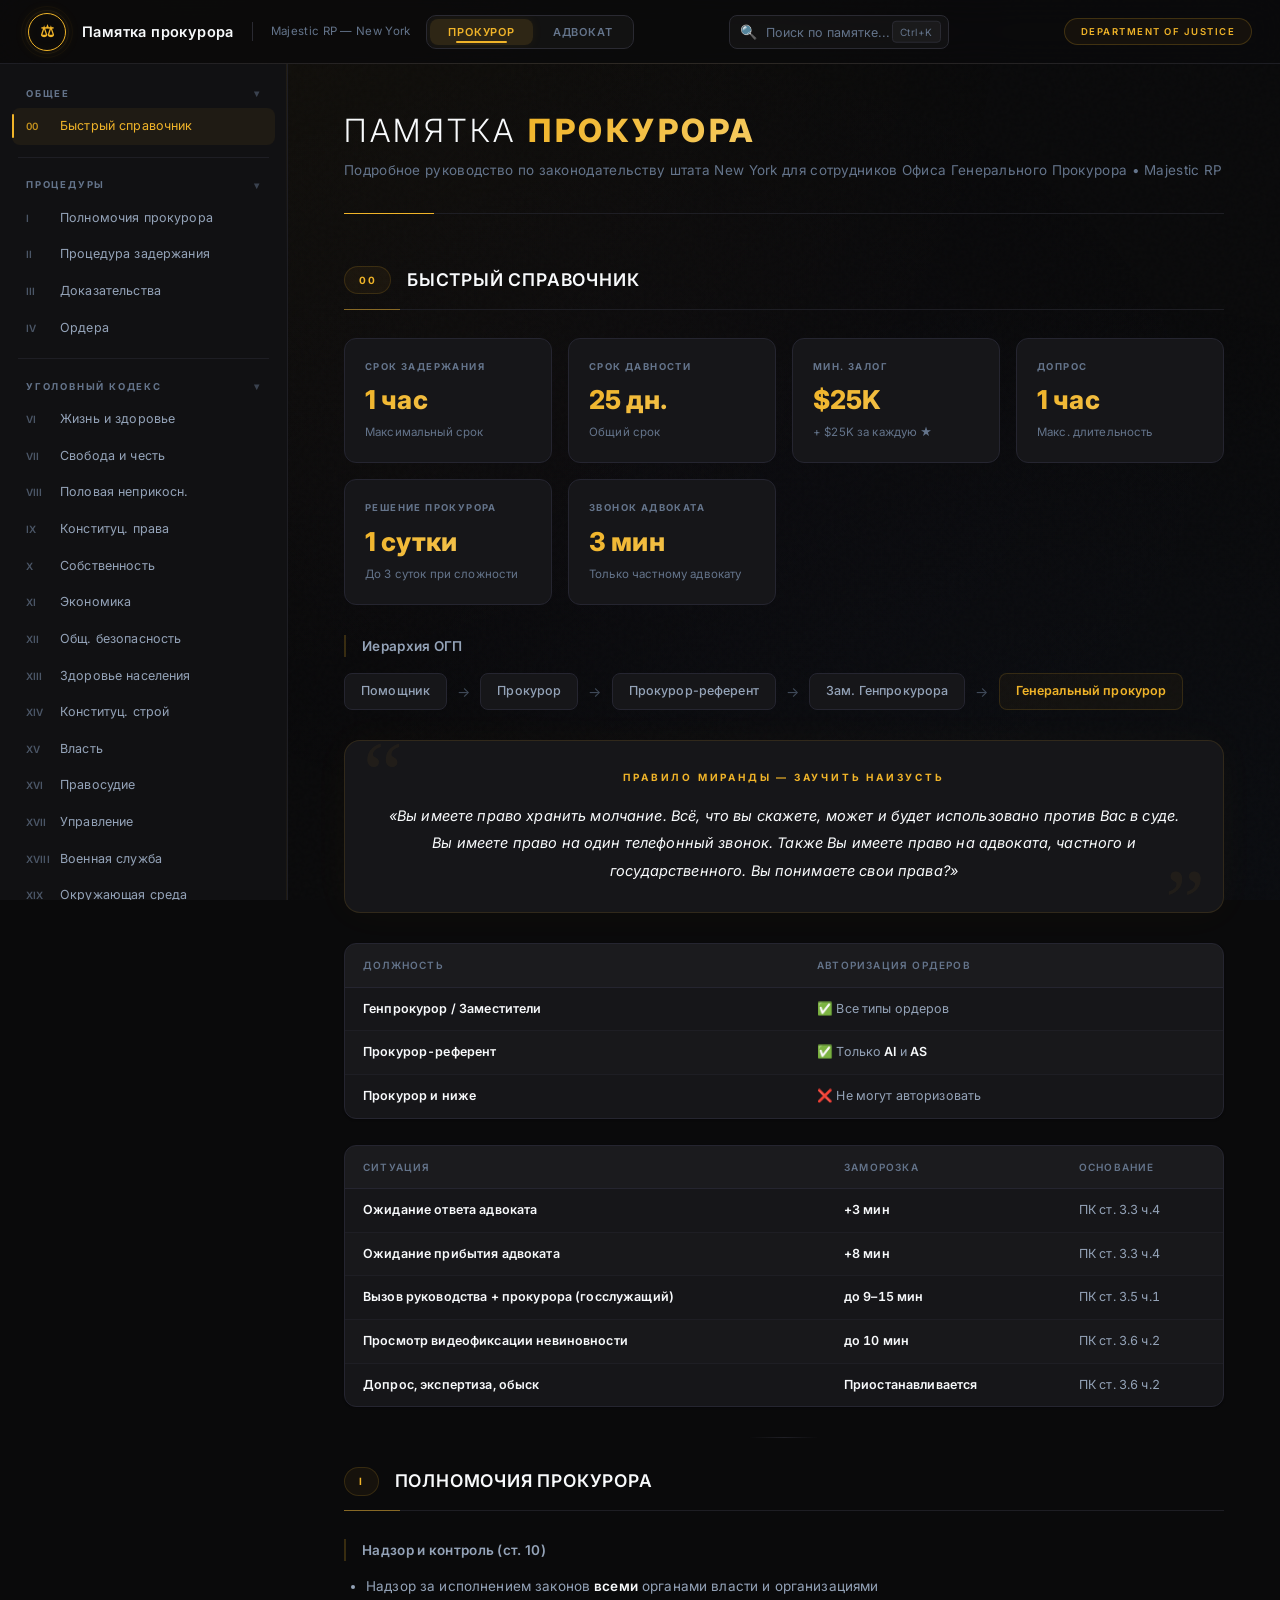
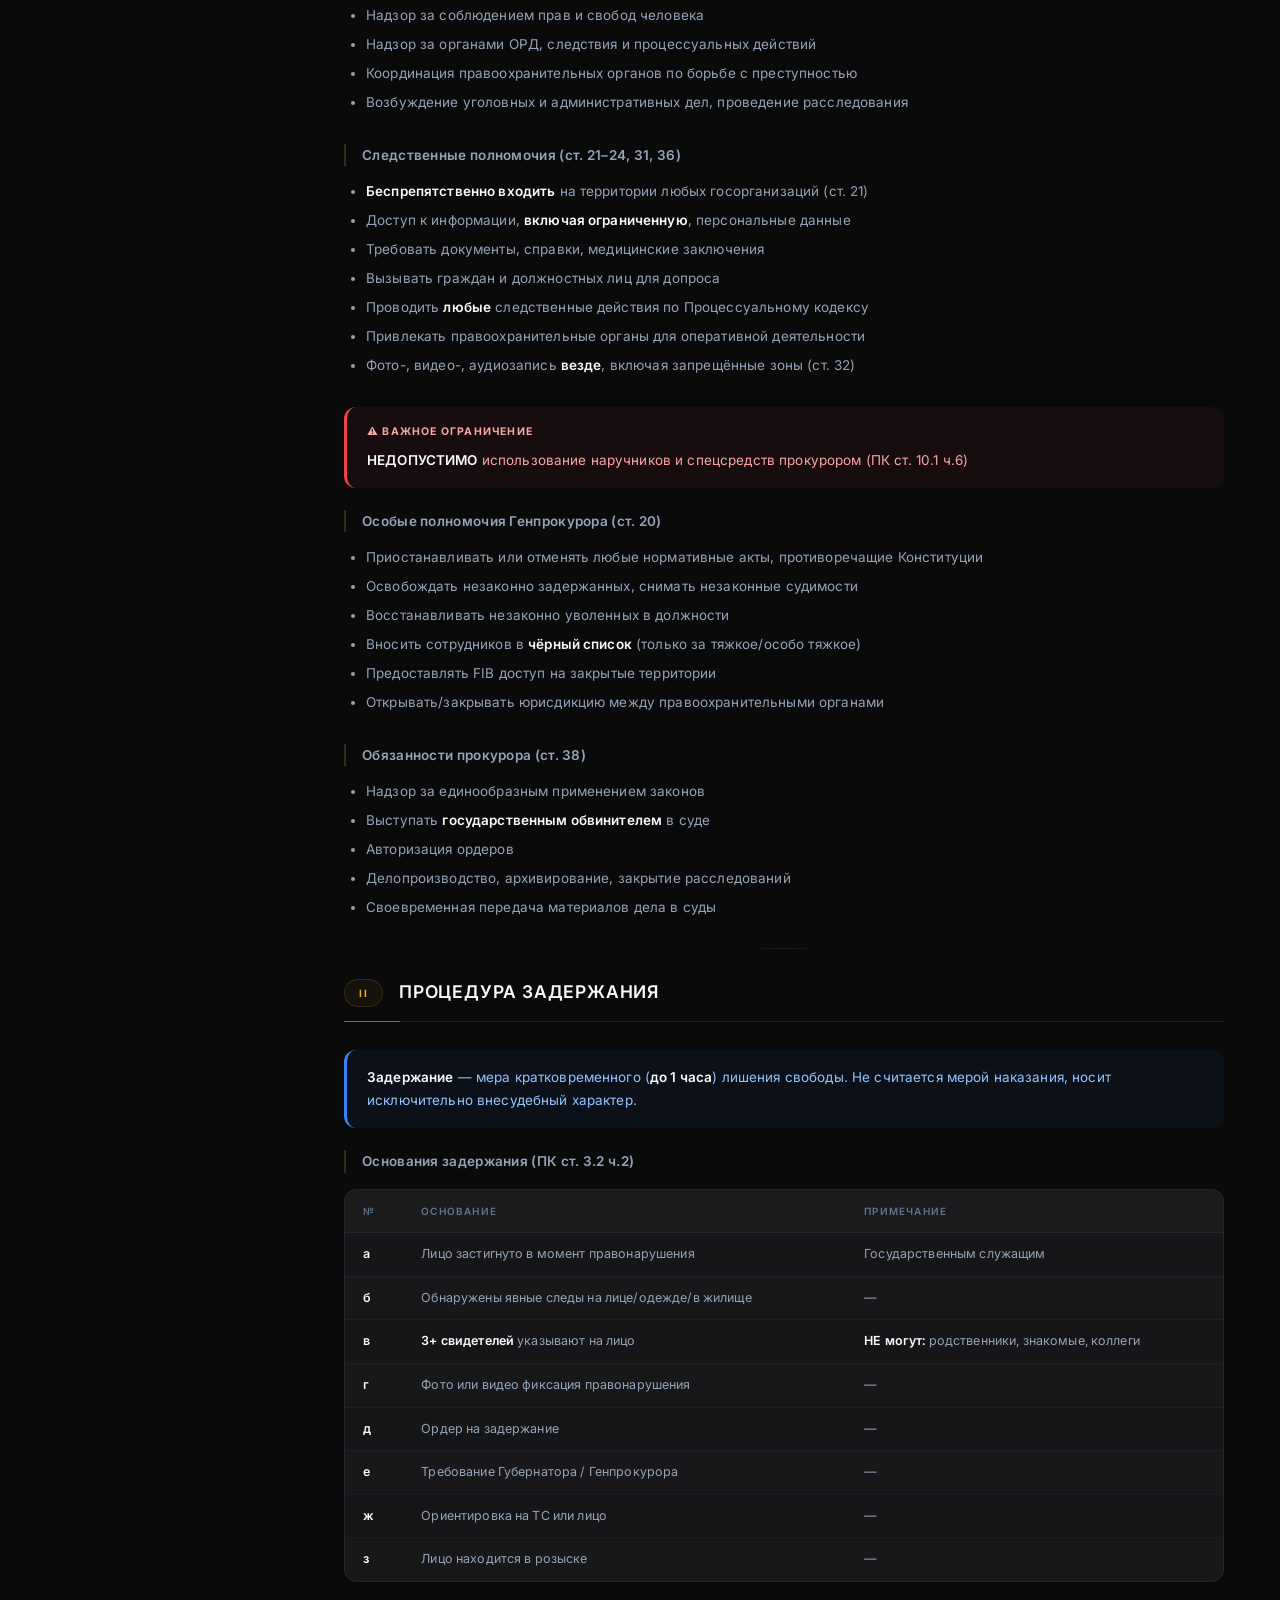
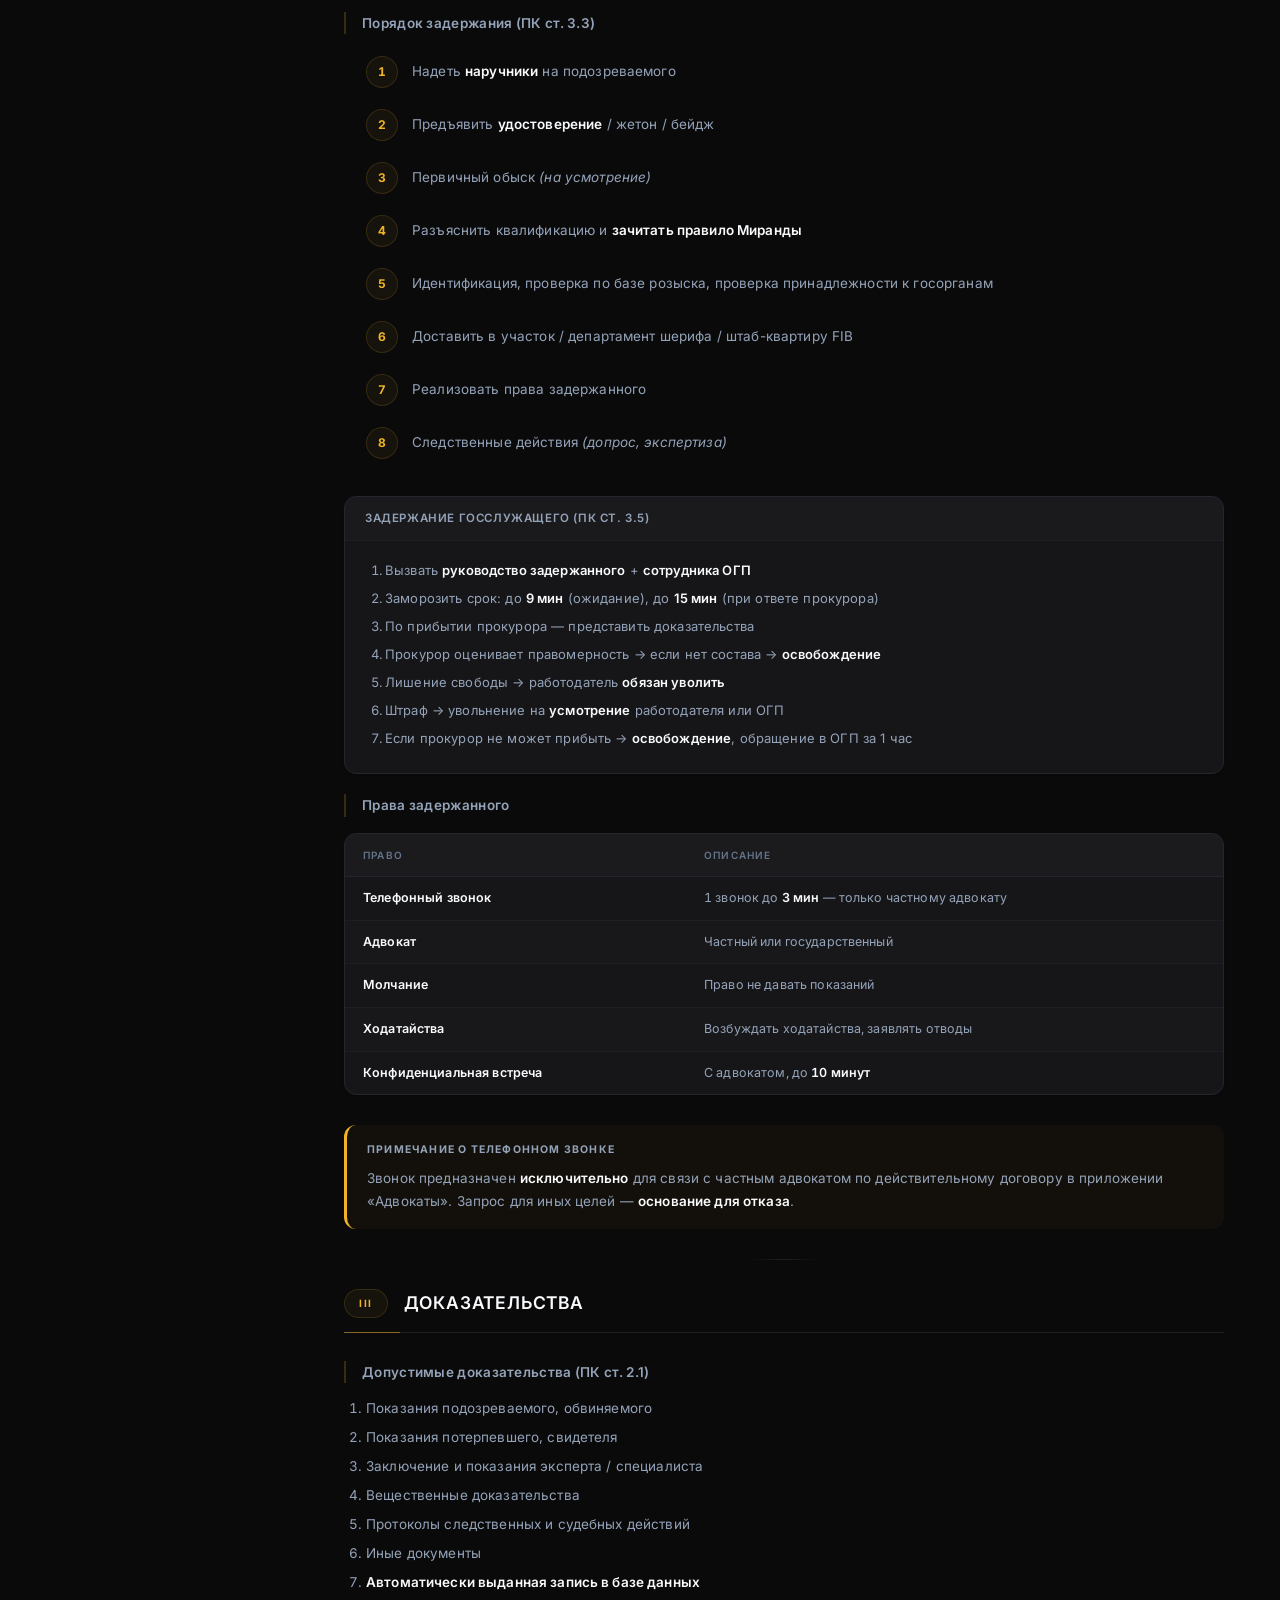
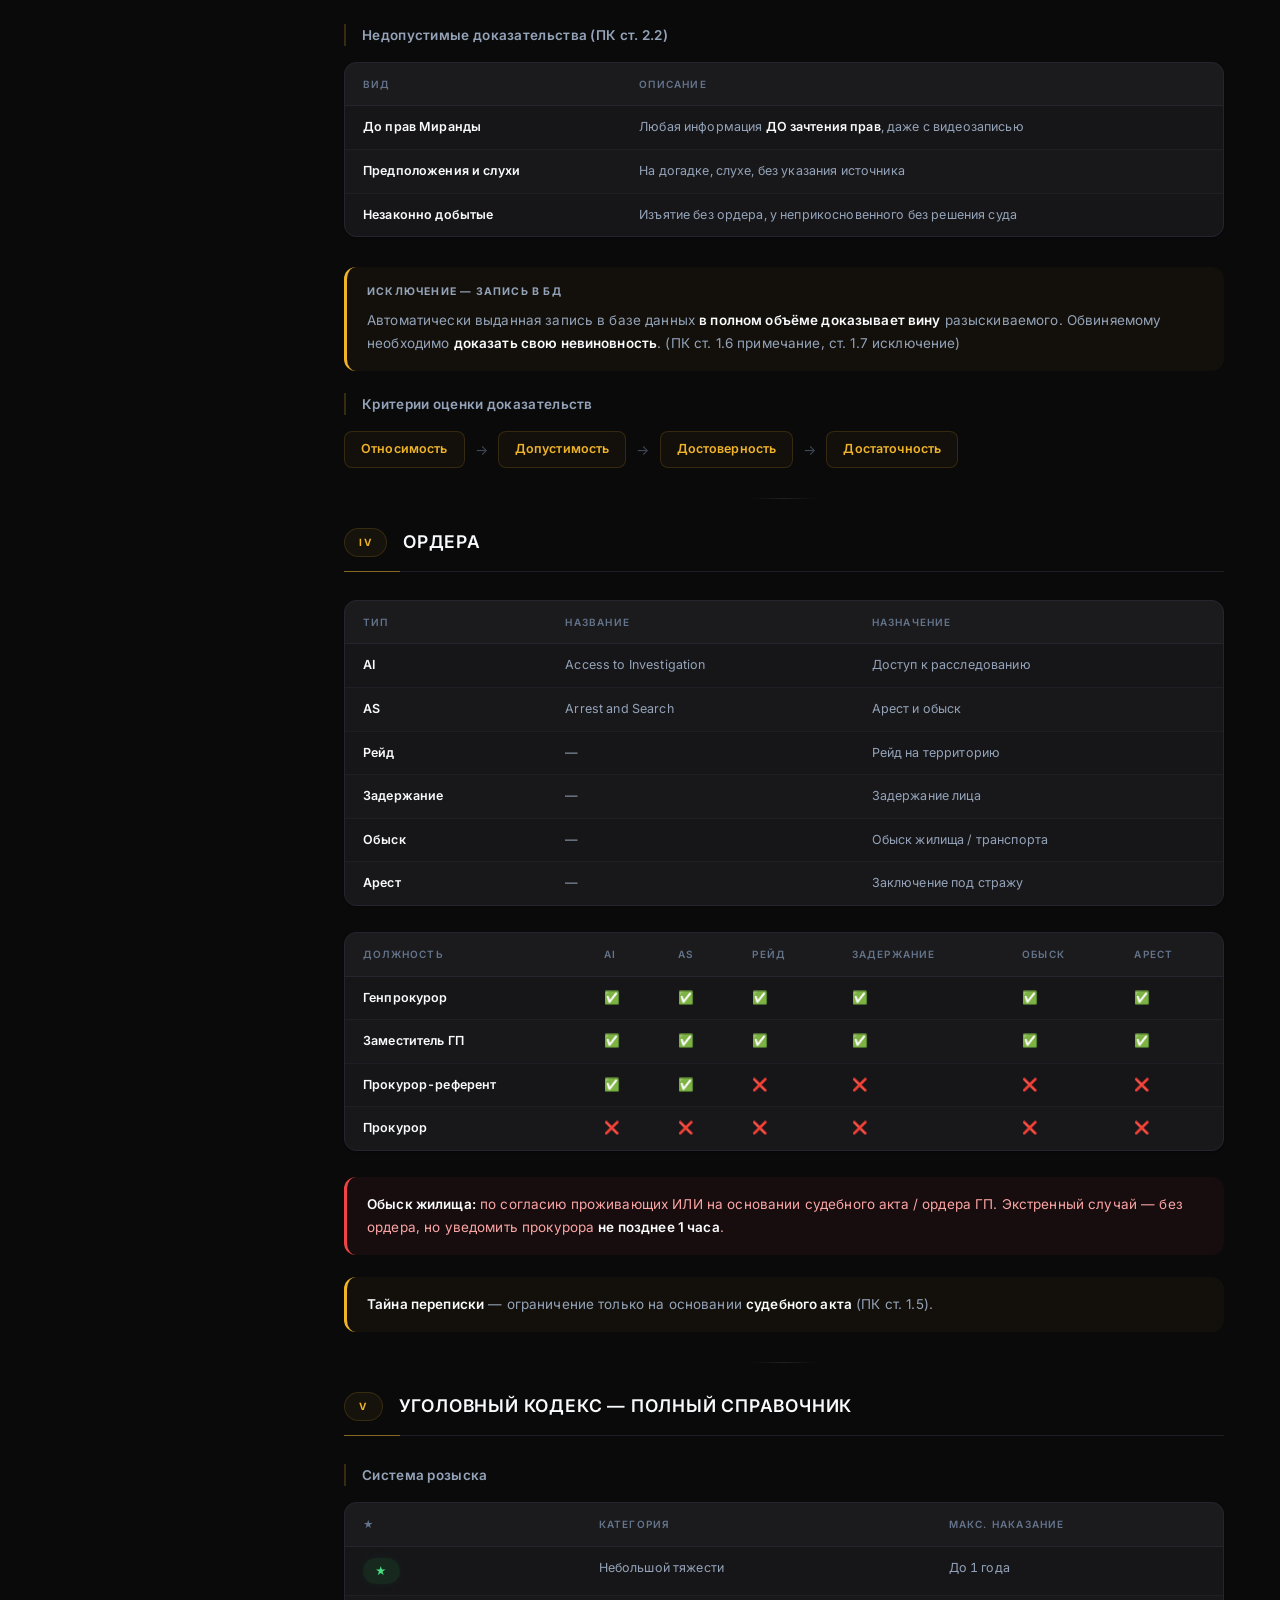
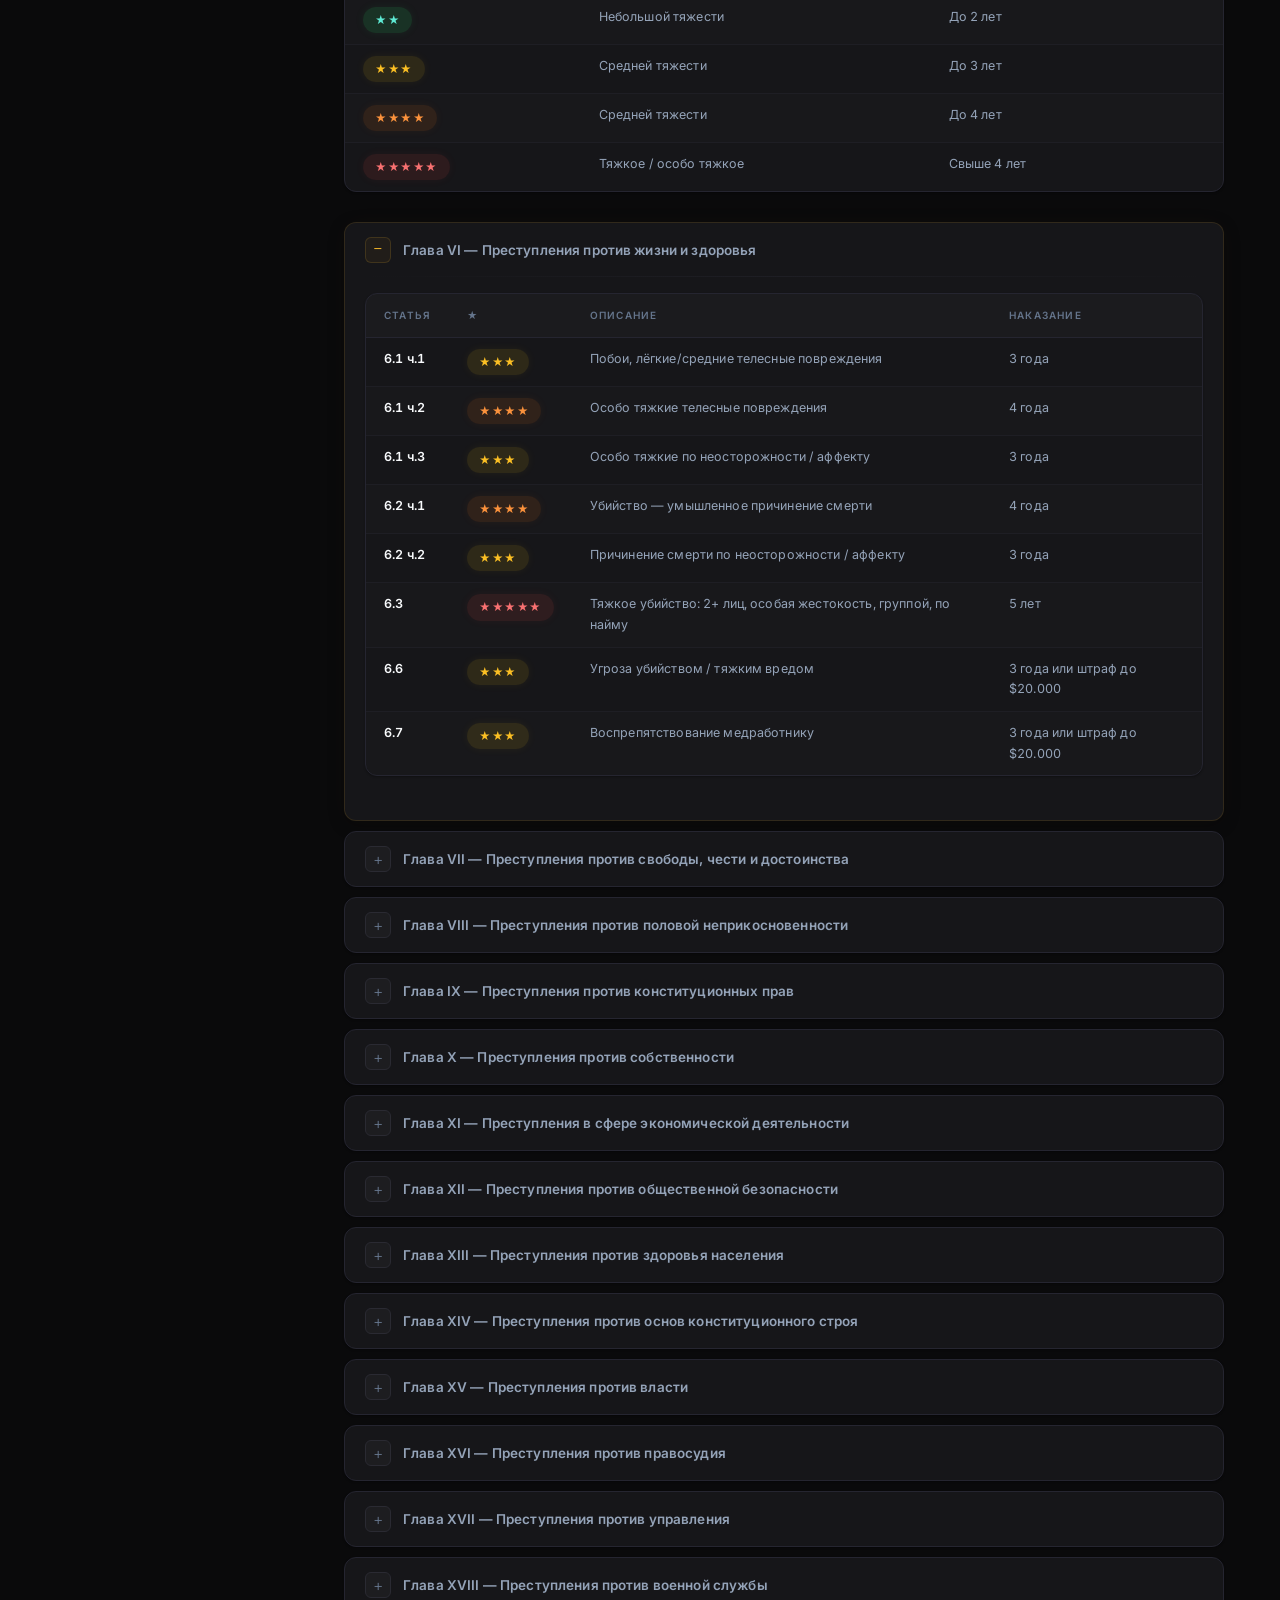
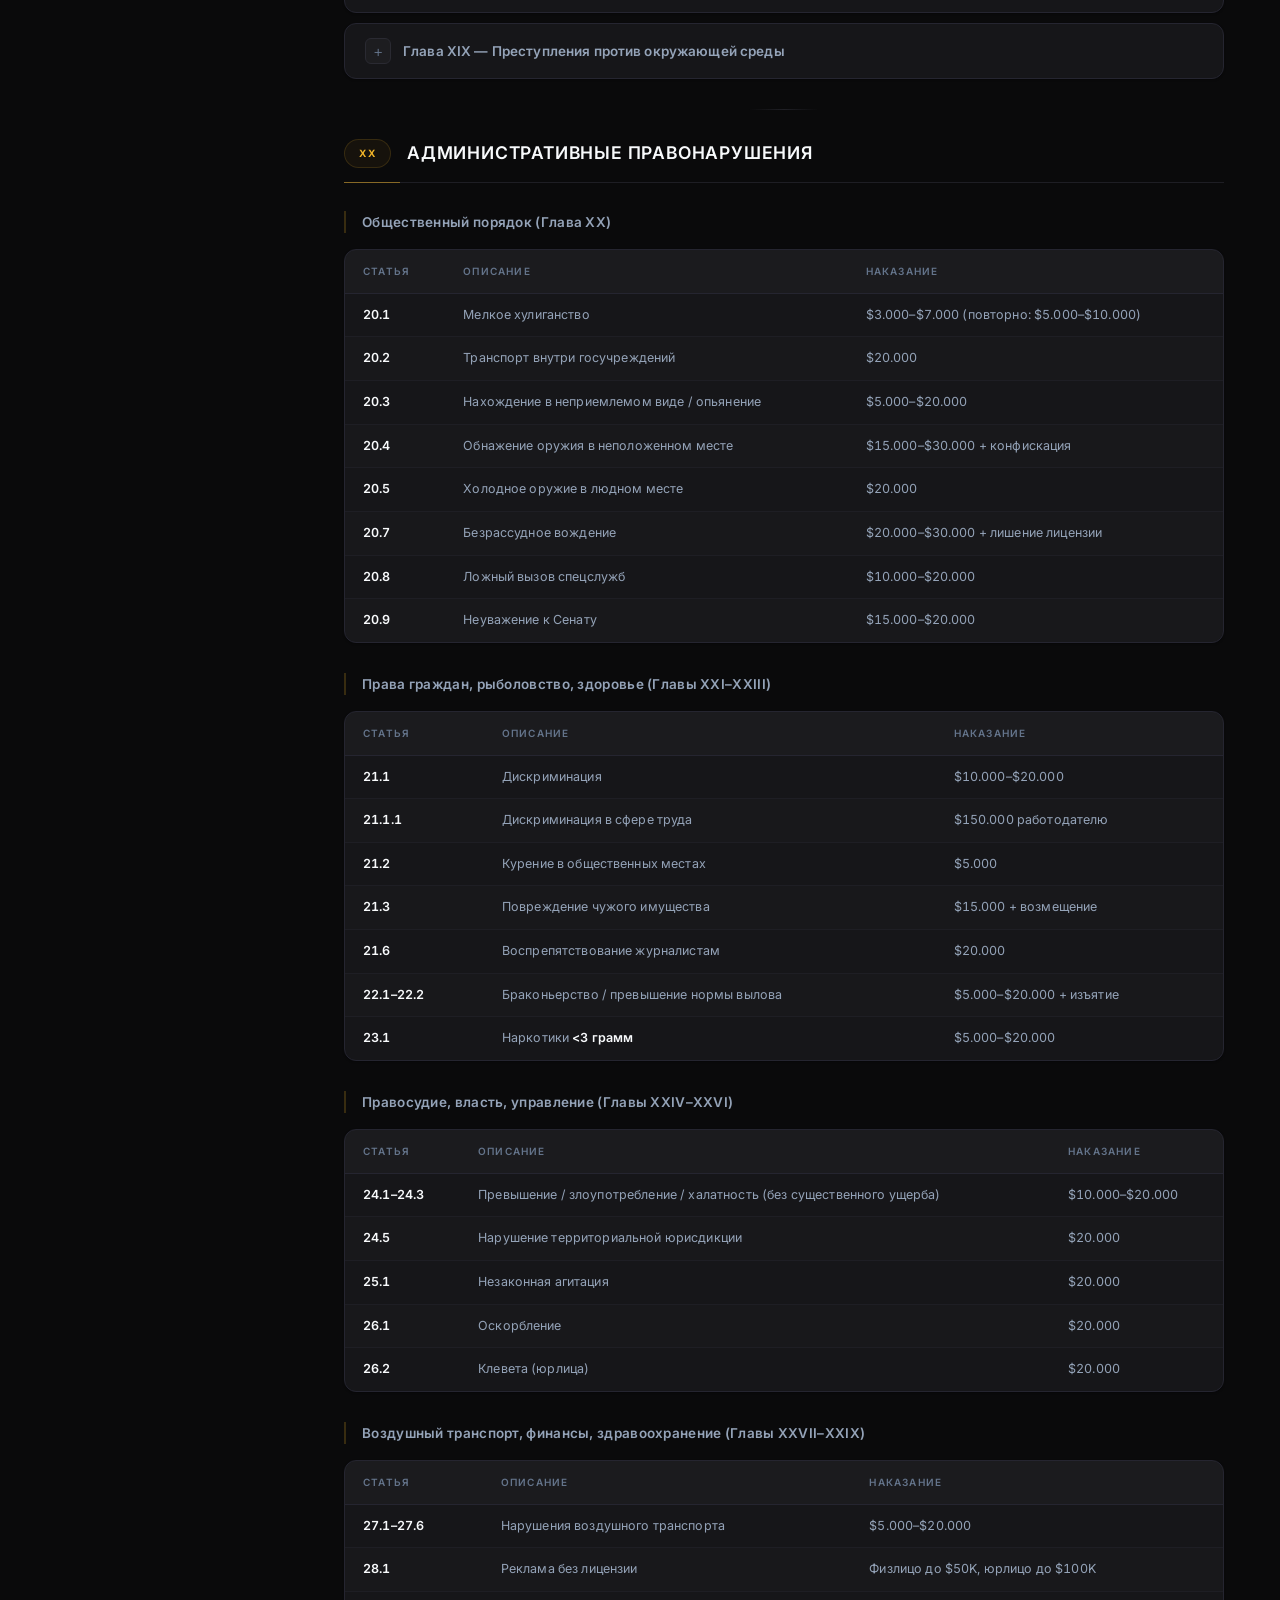
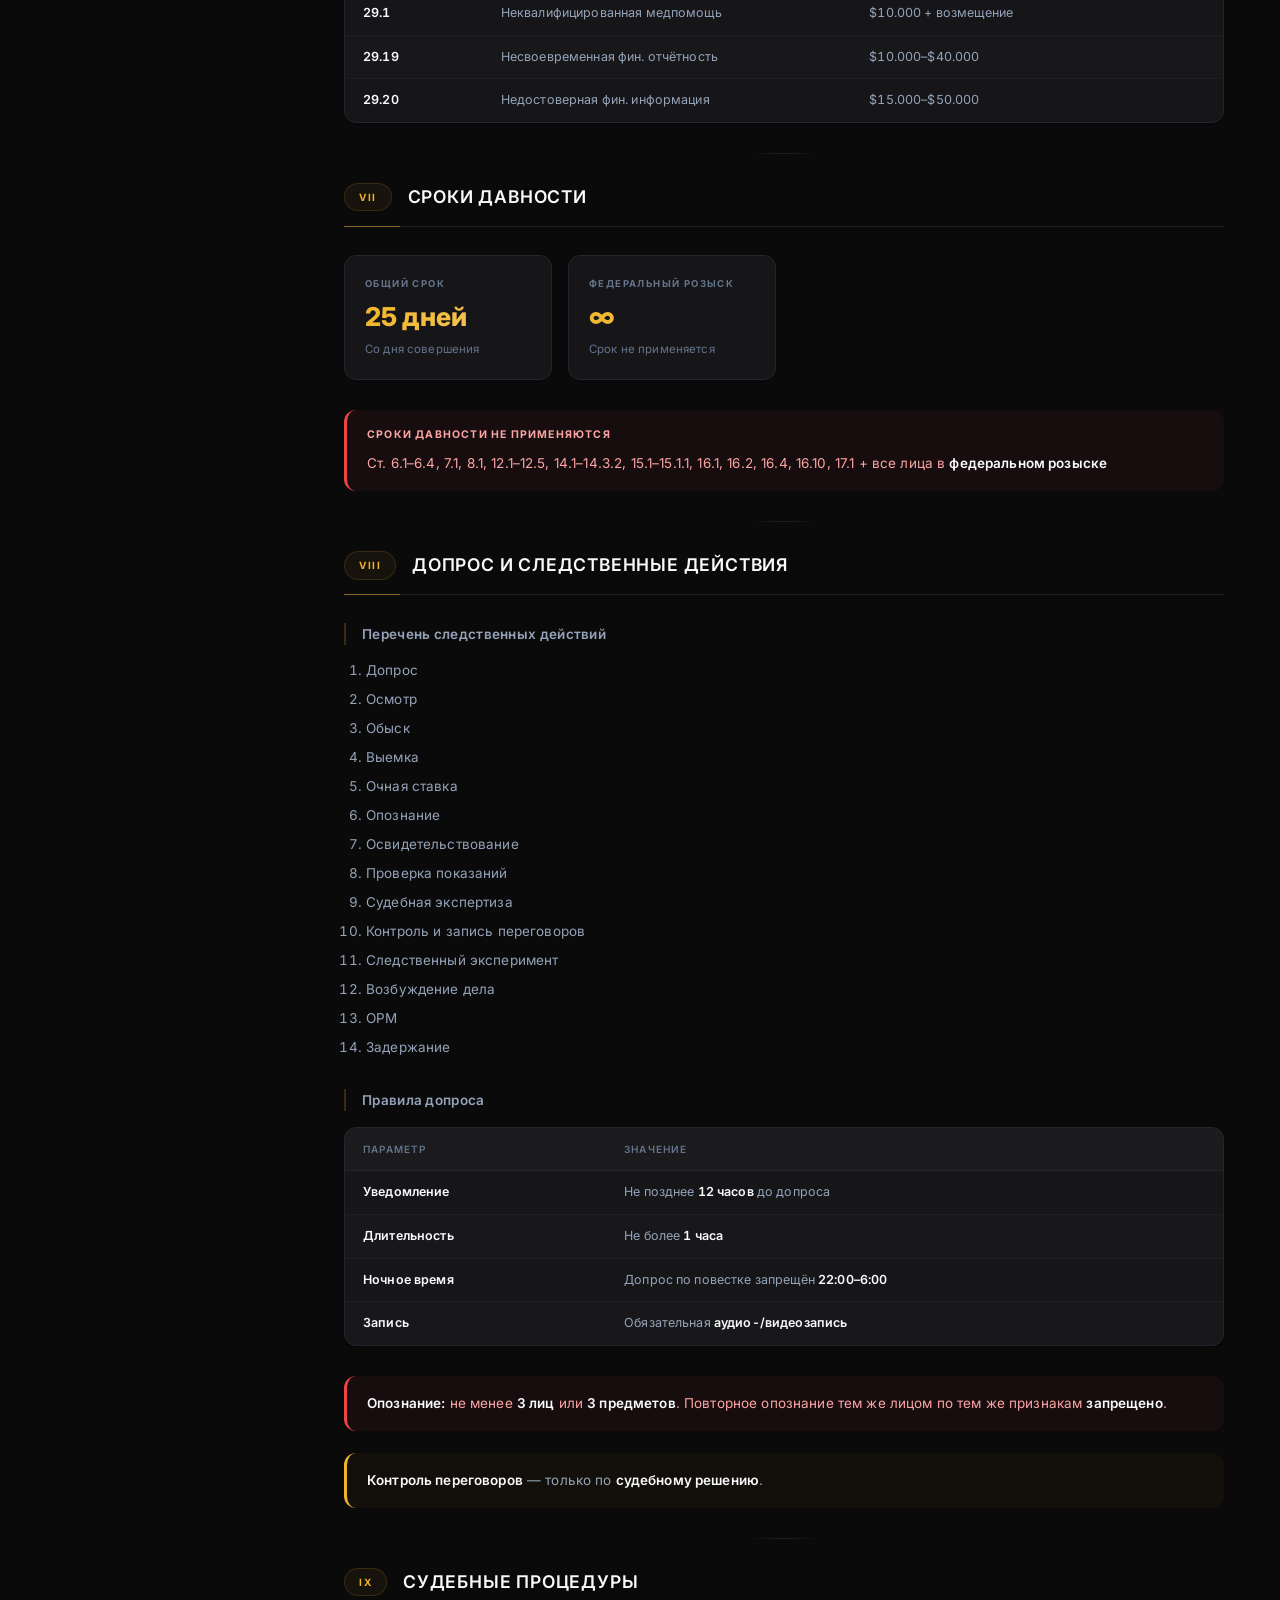
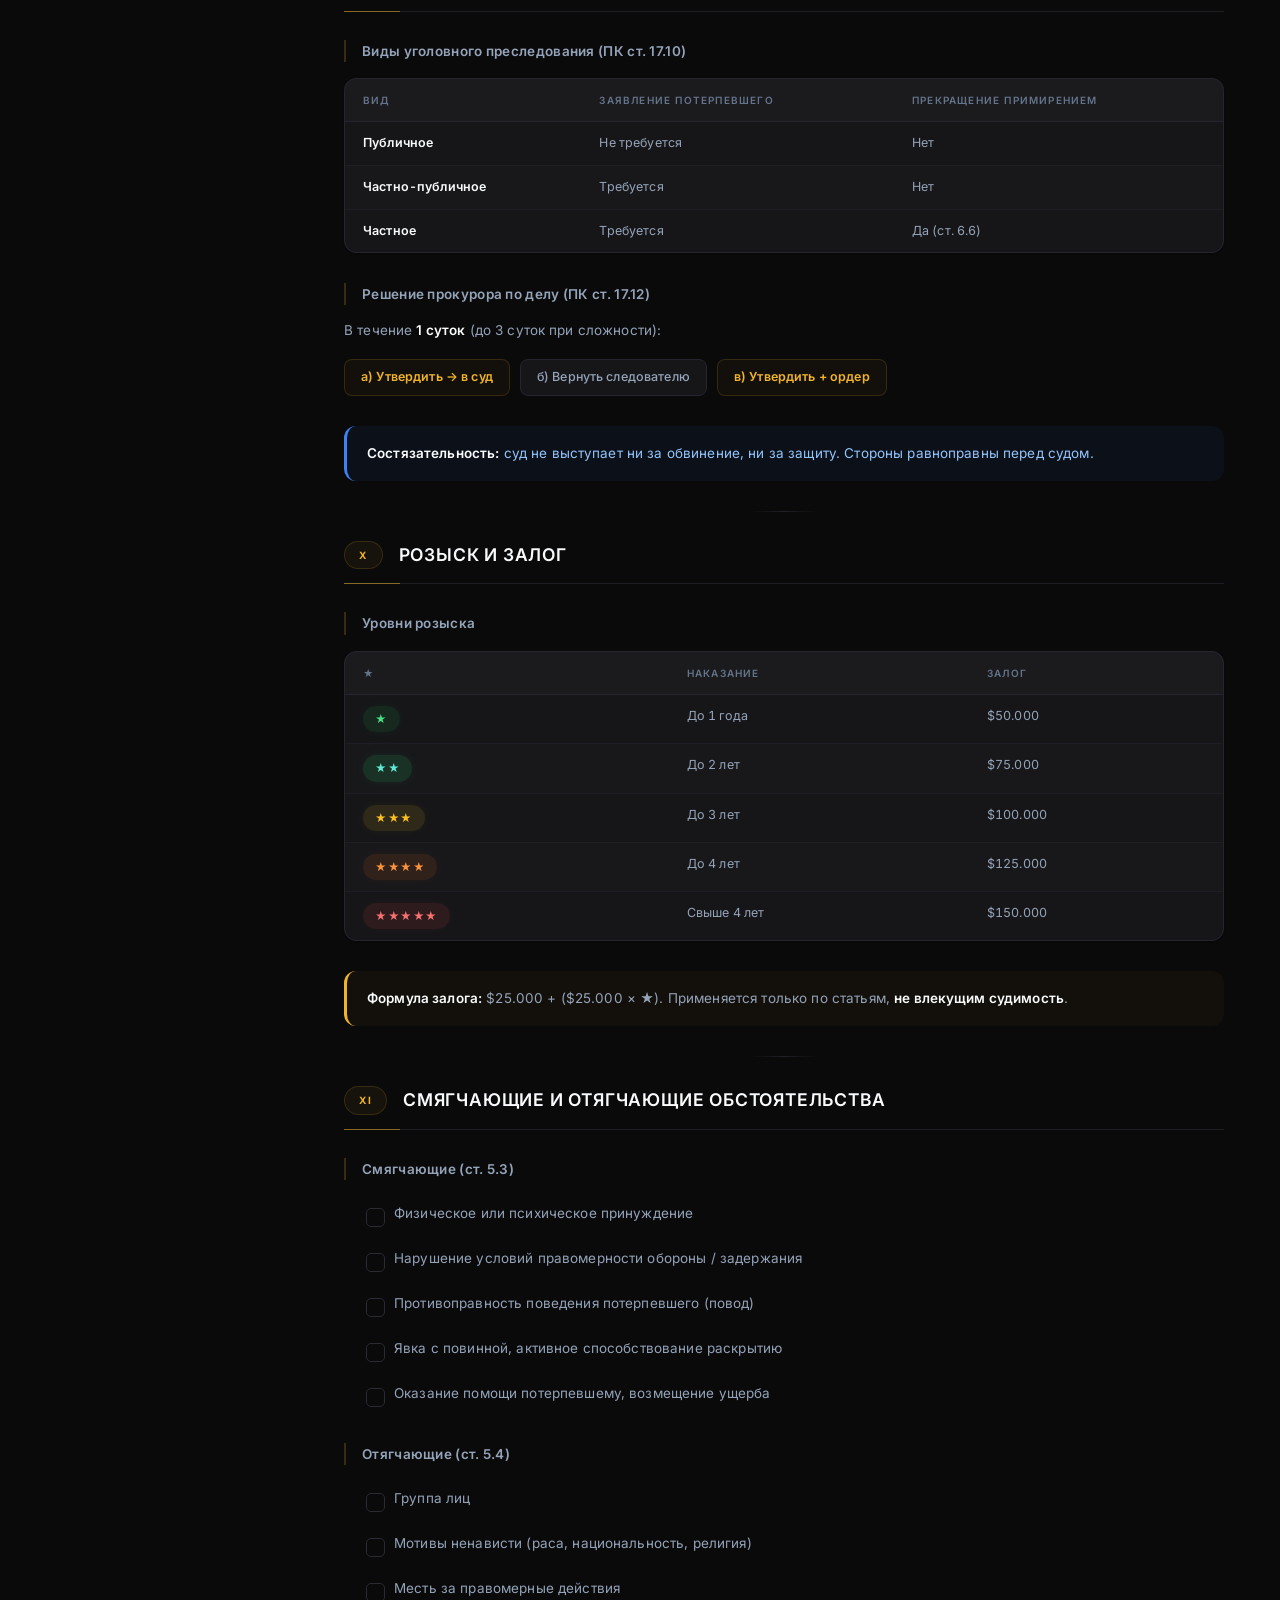
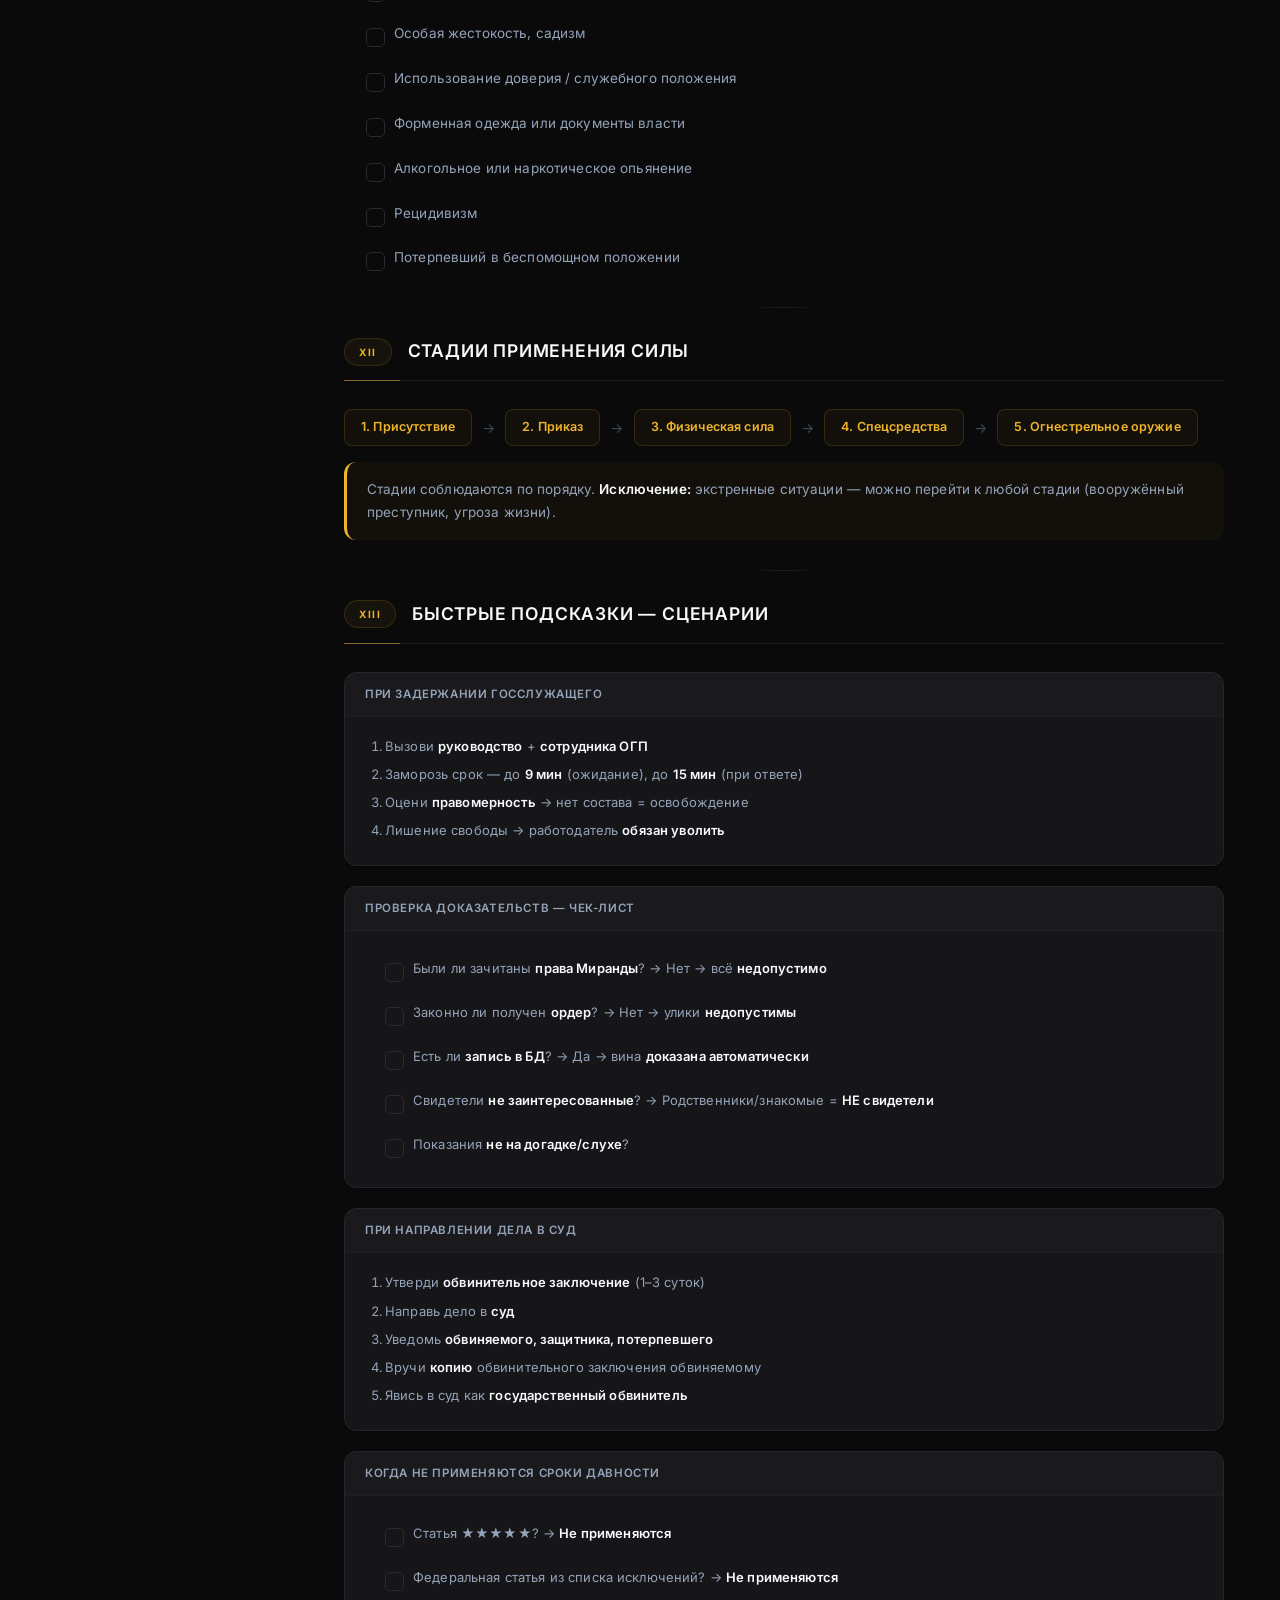
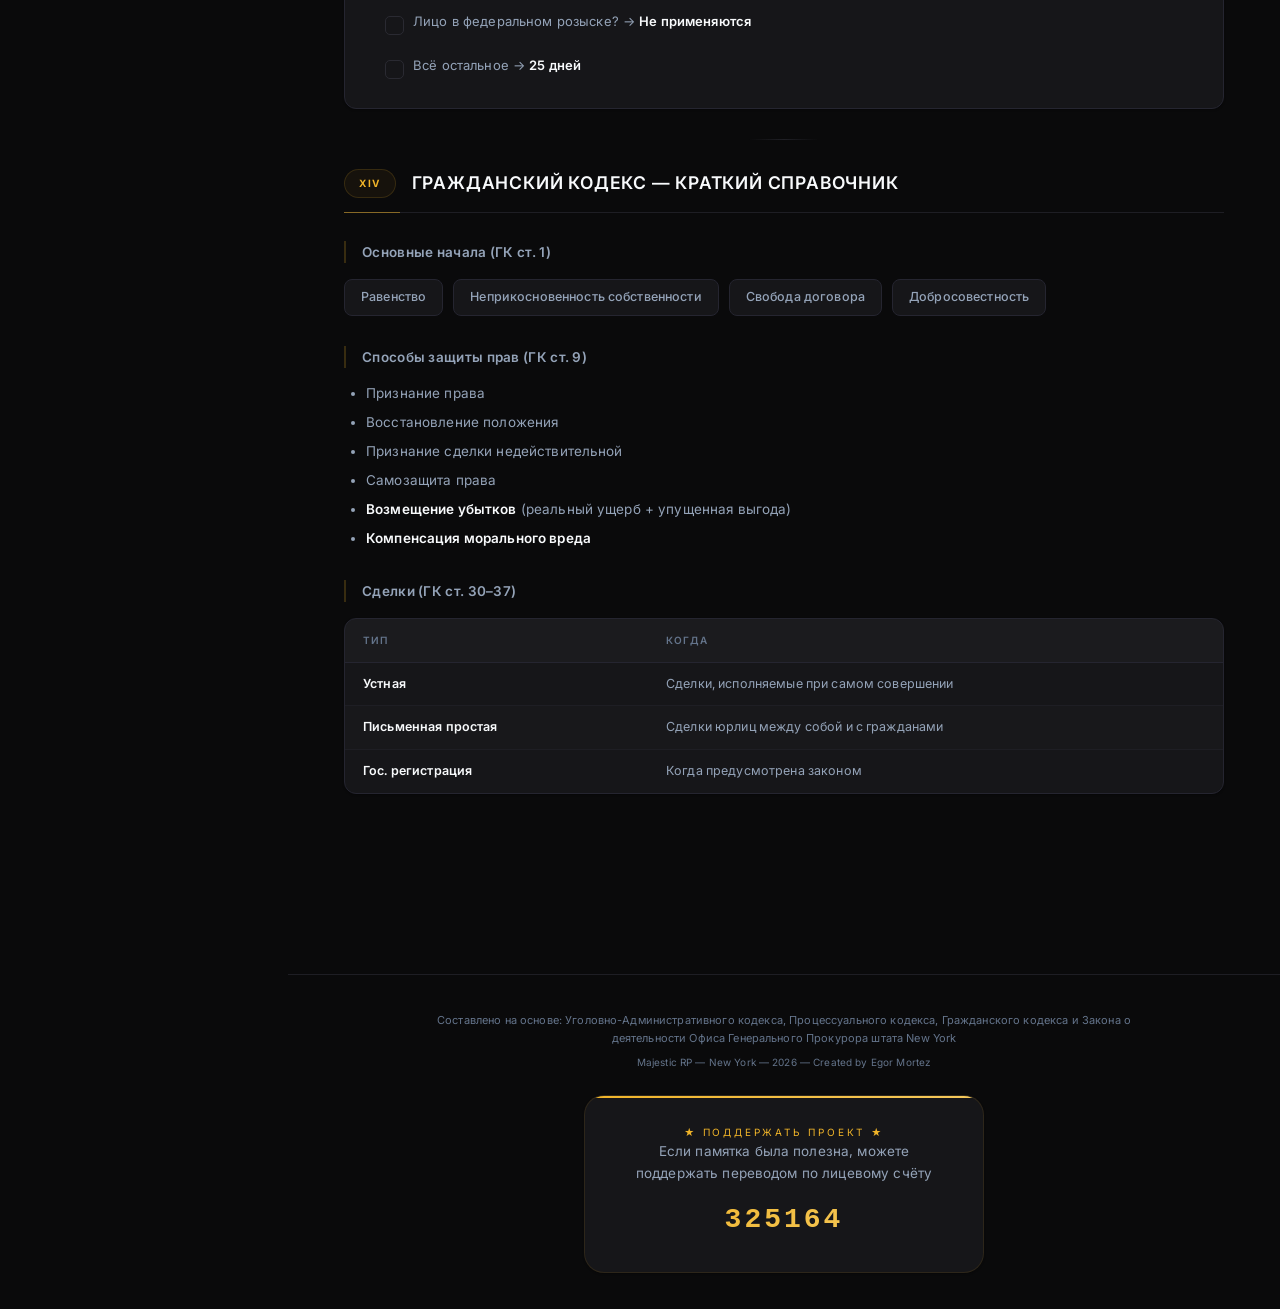
<file: Памятка GOV v2.html>
<!DOCTYPE html>
<html lang="ru">
<head>
    <meta charset="UTF-8">
    <meta name="viewport" content="width=device-width, initial-scale=1.0">
    <title>Памятка — Majestic RP New York</title>
    <link rel="preconnect" href="https://fonts.googleapis.com">
    <link rel="preconnect" href="https://fonts.gstatic.com" crossorigin>
    <link href="https://fonts.googleapis.com/css2?family=Inter:wght@300;400;500;600;700;800&display=swap" rel="stylesheet">
    <style>
        :root {
            --bg-primary: #0a0a0b;
            --bg-secondary: #111113;
            --bg-card: #161619;
            --bg-card-hover: #1c1c20;
            --bg-hover: #1e1e23;
            --bg-input: #131316;
            --accent-gold: #f0b429;
            --accent-gold-light: #f5c95d;
            --accent-gold-dim: #c4921e;
            --accent-gold-glow: rgba(240, 180, 41, 0.12);
            --accent-gold-glow2: rgba(240, 180, 41, 0.05);
            --accent-gold-border: rgba(240, 180, 41, 0.2);
            --accent-gold-gradient: linear-gradient(135deg, #f0b429 0%, #f5c95d 50%, #f0b429 100%);
            --accent-red: #ef4444;
            --accent-red-soft: rgba(239, 68, 68, 0.08);
            --accent-red-border: rgba(239, 68, 68, 0.25);
            --accent-green: #22c55e;
            --accent-green-soft: rgba(34, 197, 94, 0.08);
            --accent-green-border: rgba(34, 197, 94, 0.25);
            --accent-blue: #3b82f6;
            --accent-blue-soft: rgba(59, 130, 246, 0.08);
            --accent-blue-border: rgba(59, 130, 246, 0.25);
            --accent-purple: #8b5cf6;
            --accent-purple-soft: rgba(139, 92, 246, 0.08);
            --accent-purple-border: rgba(139, 92, 246, 0.25);
            --text-primary: #f8fafc;
            --text-secondary: #94a3b8;
            --text-muted: #64748b;
            --border-color: #1e1e24;
            --border-light: #2a2a32;
            --border-card: #252530;
            --sidebar-width: 288px;
            --header-height: 64px;
            --radius-sm: 8px;
            --radius-md: 12px;
            --radius-lg: 16px;
            --radius-xl: 20px;
            --shadow-sm: 0 1px 2px rgba(0,0,0,0.3);
            --shadow-md: 0 4px 16px rgba(0,0,0,0.25);
            --shadow-lg: 0 8px 40px rgba(0,0,0,0.35);
            --shadow-glow: 0 0 30px rgba(240, 180, 41, 0.08);
            --transition-fast: 0.15s cubic-bezier(0.4, 0, 0.2, 1);
            --transition-normal: 0.25s cubic-bezier(0.4, 0, 0.2, 1);
            --transition-slow: 0.4s cubic-bezier(0.4, 0, 0.2, 1);
            --font-sans: 'Inter', -apple-system, BlinkMacSystemFont, 'Segoe UI', 'Helvetica Neue', Arial, sans-serif;
            --font-mono: 'JetBrains Mono', 'Fira Code', 'Consolas', 'Courier New', monospace;
        }

        * {
            margin: 0;
            padding: 0;
            box-sizing: border-box;
        }

        html {
            scroll-behavior: smooth;
            scrollbar-width: thin;
            scrollbar-color: #2a2a35 var(--bg-primary);
        }

        body {
            font-family: var(--font-sans);
            background: var(--bg-primary);
            color: var(--text-primary);
            line-height: 1.65;
            font-size: 14px;
            font-weight: 400;
            -webkit-font-smoothing: antialiased;
            -moz-osx-font-smoothing: grayscale;
            letter-spacing: 0.01em;
        }

        body::before {
            content: '';
            position: fixed;
            top: 0;
            left: 0;
            width: 100vw;
            height: 100vh;
            background:
                radial-gradient(ellipse at 15% 0%, rgba(240,180,41,0.04) 0%, transparent 55%),
                radial-gradient(ellipse at 85% 100%, rgba(59,130,246,0.03) 0%, transparent 50%),
                radial-gradient(ellipse at 50% 50%, rgba(139,92,246,0.015) 0%, transparent 70%);
            pointer-events: none;
            z-index: 0;
        }

        body::after {
            content: '';
            position: fixed;
            top: 0;
            left: 0;
            width: 100vw;
            height: 100vh;
            opacity: 0.018;
            background-image: url("data:image/svg+xml,%3Csvg viewBox='0 0 256 256' xmlns='http://www.w3.org/2000/svg'%3E%3Cfilter id='noise'%3E%3CfeTurbulence type='fractalNoise' baseFrequency='0.85' numOctaves='4' stitchTiles='stitch'/%3E%3C/filter%3E%3Crect width='100%25' height='100%25' filter='url(%23noise)'/%3E%3C/svg%3E");
            pointer-events: none;
            z-index: 0;
        }

        ::-webkit-scrollbar { width: 5px; }
        ::-webkit-scrollbar-track { background: transparent; }
        ::-webkit-scrollbar-thumb { background: #2a2a35; border-radius: 3px; transition: background var(--transition-fast); }
        ::-webkit-scrollbar-thumb:hover { background: #3a3a45; }

        /* ===== HEADER ===== */
        .header {
            position: fixed;
            top: 0;
            left: 0;
            right: 0;
            height: var(--header-height);
            background: rgba(10, 10, 11, 0.82);
            border-bottom: 1px solid var(--border-color);
            display: flex;
            align-items: center;
            padding: 0 28px;
            z-index: 1000;
            backdrop-filter: blur(20px) saturate(180%);
            -webkit-backdrop-filter: blur(20px) saturate(180%);
        }

        .header::after {
            content: '';
            position: absolute;
            bottom: -1px;
            left: 0;
            right: 0;
            height: 1px;
            background: linear-gradient(90deg, transparent, var(--accent-gold-border), transparent);
            opacity: 0.4;
        }

        .header-progress {
            position: absolute;
            bottom: 0;
            left: 0;
            height: 2px;
            background: var(--accent-gold-gradient);
            background-size: 200% 100%;
            width: 0%;
            transition: width 0.15s linear;
            z-index: 1;
            animation: headerGlow 3s ease-in-out infinite;
        }

        @keyframes headerGlow {
            0%, 100% { opacity: 0.8; }
            50% { opacity: 1; }
        }

        .header-emblem {
            width: 38px;
            height: 38px;
            border: 1.5px solid var(--accent-gold);
            border-radius: 50%;
            display: flex;
            align-items: center;
            justify-content: center;
            font-size: 16px;
            color: var(--accent-gold);
            font-weight: 700;
            margin-right: 16px;
            flex-shrink: 0;
            box-shadow: 0 0 16px rgba(240,180,41,0.1), inset 0 0 12px rgba(240,180,41,0.03);
            position: relative;
            transition: box-shadow var(--transition-normal);
        }

        .header-emblem:hover {
            box-shadow: 0 0 24px rgba(240,180,41,0.18), inset 0 0 16px rgba(240,180,41,0.05);
        }

        .header-emblem::after {
            content: '';
            position: absolute;
            inset: -4px;
            border-radius: 50%;
            border: 1px solid rgba(240,180,41,0.08);
        }

        .header-emblem::before {
            content: '';
            position: absolute;
            inset: -8px;
            border-radius: 50%;
            border: 1px solid rgba(240,180,41,0.04);
        }

        .header-title {
            font-size: 14.5px;
            font-weight: 600;
            color: var(--text-primary);
            letter-spacing: 0.4px;
        }

        .header-subtitle {
            font-size: 11.5px;
            color: var(--text-muted);
            margin-left: 18px;
            padding-left: 18px;
            border-left: 1px solid var(--border-light);
            letter-spacing: 0.3px;
            font-weight: 400;
        }

        .header-badge {
            margin-left: auto;
            background: var(--accent-gold-glow2);
            border: 1px solid var(--accent-gold-border);
            color: var(--accent-gold);
            padding: 5px 16px;
            border-radius: 20px;
            font-size: 9.5px;
            font-weight: 600;
            letter-spacing: 1.5px;
            text-transform: uppercase;
            transition: all var(--transition-normal);
        }

        .header-badge:hover {
            background: var(--accent-gold-glow);
            border-color: rgba(240,180,41,0.35);
        }

        /* ===== SEARCH ===== */
        .header-search {
            margin-left: auto;
            position: relative;
            margin-right: 20px;
        }

        .header-search input {
            background: rgba(255,255,255,0.03);
            border: 1px solid var(--border-light);
            border-radius: var(--radius-sm);
            padding: 8px 14px 8px 36px;
            color: var(--text-primary);
            font-size: 13px;
            width: 220px;
            outline: none;
            transition: all var(--transition-normal);
            font-family: var(--font-sans);
        }

        .header-search input:focus {
            border-color: var(--accent-gold-border);
            background: rgba(255,255,255,0.05);
            width: 300px;
            box-shadow: 0 0 0 3px rgba(240,180,41,0.06);
        }

        .header-search input::placeholder {
            color: var(--text-muted);
            font-size: 12.5px;
        }

        .header-search .search-icon {
            position: absolute;
            left: 11px;
            top: 50%;
            transform: translateY(-50%);
            color: var(--text-muted);
            font-size: 14px;
            pointer-events: none;
        }

        .header-search .search-kbd {
            position: absolute;
            right: 8px;
            top: 50%;
            transform: translateY(-50%);
            background: rgba(255,255,255,0.04);
            border: 1px solid var(--border-light);
            border-radius: 4px;
            padding: 2px 7px;
            font-size: 10px;
            color: var(--text-muted);
            font-family: var(--font-sans);
            letter-spacing: 0.5px;
        }

        .header-search.has-results .search-kbd {
            display: none;
        }

        .search-nav {
            display: none;
            align-items: center;
            gap: 6px;
            margin-left: 10px;
        }

        .search-nav.visible {
            display: flex;
        }

        .search-nav button {
            background: rgba(255,255,255,0.03);
            border: 1px solid var(--border-light);
            border-radius: 6px;
            padding: 5px 10px;
            color: var(--text-secondary);
            cursor: pointer;
            font-size: 12px;
            transition: all var(--transition-fast);
            font-family: var(--font-sans);
        }

        .search-nav button:hover {
            background: rgba(255,255,255,0.06);
            color: var(--text-primary);
            border-color: var(--accent-gold-border);
        }

        .search-count {
            font-size: 11px;
            color: var(--text-muted);
            min-width: 52px;
            text-align: center;
            font-variant-numeric: tabular-nums;
        }

        .search-close {
            background: none;
            border: none;
            color: var(--text-muted);
            cursor: pointer;
            font-size: 16px;
            padding: 2px 6px;
            border-radius: 4px;
            transition: all var(--transition-fast);
            line-height: 1;
        }

        .search-close:hover {
            background: rgba(239,68,68,0.08);
            color: var(--accent-red);
        }

        mark.search-highlight {
            background: rgba(240, 180, 41, 0.2);
            color: var(--accent-gold-light);
            padding: 1px 5px;
            border-radius: 4px;
            font-weight: 500;
        }

        mark.search-current {
            background: rgba(240, 180, 41, 0.45);
            color: #fff;
            padding: 1px 5px;
            border-radius: 4px;
            box-shadow: 0 0 8px rgba(240,180,41,0.25);
            font-weight: 600;
        }

        .search-dim {
            opacity: 0.1;
            transition: opacity var(--transition-normal);
        }

        .search-section-match {
            opacity: 1 !important;
        }

        /* ===== ROLE TOGGLE ===== */
        .role-toggle {
            display: flex;
            margin-left: 16px;
            background: rgba(255,255,255,0.03);
            border: 1px solid var(--border-light);
            border-radius: 10px;
            overflow: hidden;
            padding: 3px;
            gap: 2px;
        }

        .role-btn {
            padding: 6px 18px;
            font-size: 11px;
            font-weight: 600;
            text-transform: uppercase;
            letter-spacing: 0.8px;
            border: none;
            background: transparent;
            color: var(--text-muted);
            cursor: pointer;
            transition: all var(--transition-normal);
            position: relative;
            border-radius: 8px;
            font-family: var(--font-sans);
        }

        .role-btn:hover {
            color: var(--text-secondary);
            background: rgba(255,255,255,0.03);
        }

        .role-btn.active {
            background: var(--accent-gold-glow);
            color: var(--accent-gold);
            box-shadow: 0 0 12px rgba(240,180,41,0.06);
        }

        .role-btn.active::after {
            content: '';
            position: absolute;
            bottom: 2px;
            left: 25%;
            right: 25%;
            height: 2px;
            background: var(--accent-gold);
            border-radius: 1px;
        }

        .role-btn + .role-btn {
            border-left: none;
        }

        /* ===== SIDEBAR ===== */
        .sidebar {
            position: fixed;
            top: var(--header-height);
            left: 0;
            bottom: 0;
            width: var(--sidebar-width);
            background: var(--bg-secondary);
            border-right: 1px solid var(--border-color);
            overflow-y: auto;
            z-index: 900;
            padding: 14px 0;
            scrollbar-width: thin;
            scrollbar-color: #2a2a35 transparent;
        }

        .sidebar::-webkit-scrollbar { width: 4px; }
        .sidebar::-webkit-scrollbar-thumb { background: #2a2a35; border-radius: 2px; }

        .sidebar::before {
            content: '';
            position: absolute;
            top: 0;
            right: 0;
            bottom: 0;
            width: 1px;
            background: linear-gradient(180deg, rgba(240,180,41,0.15), transparent 25%, transparent 75%, rgba(240,180,41,0.12));
            opacity: 0.5;
        }

        .sidebar-group {
            padding: 0 12px;
            margin-bottom: 6px;
        }

        .sidebar-group-toggle {
            display: flex;
            align-items: center;
            justify-content: space-between;
            width: 100%;
            padding: 9px 14px;
            background: none;
            border: none;
            color: var(--text-muted);
            font-size: 9.5px;
            font-weight: 700;
            text-transform: uppercase;
            letter-spacing: 1.8px;
            cursor: pointer;
            transition: all var(--transition-fast);
            border-radius: var(--radius-sm);
            font-family: var(--font-sans);
        }

        .sidebar-group-toggle:hover {
            color: var(--text-secondary);
            background: rgba(255,255,255,0.02);
        }

        .sidebar-group-toggle .toggle-arrow {
            transition: transform var(--transition-fast);
            font-size: 10px;
            opacity: 0.5;
        }

        .sidebar-group.collapsed .toggle-arrow {
            transform: rotate(-90deg);
        }

        .sidebar-group-links {
            overflow: hidden;
            max-height: 600px;
            transition: max-height 0.3s cubic-bezier(0.4, 0, 0.2, 1);
        }

        .sidebar-group.collapsed .sidebar-group-links {
            max-height: 0;
        }

        .sidebar-divider {
            height: 1px;
            background: var(--border-color);
            margin: 12px 18px;
        }

        .sidebar-link {
            display: flex;
            align-items: center;
            padding: 8px 14px;
            color: var(--text-secondary);
            text-decoration: none;
            font-size: 12.5px;
            font-weight: 400;
            border-radius: var(--radius-sm);
            transition: all var(--transition-fast);
            gap: 10px;
            position: relative;
        }

        .sidebar-link::before {
            content: '';
            position: absolute;
            left: 0;
            top: 50%;
            transform: translateY(-50%);
            width: 2px;
            height: 0;
            background: var(--accent-gold);
            border-radius: 1px;
            transition: height var(--transition-normal);
        }

        .sidebar-link:hover {
            background: rgba(255,255,255,0.025);
            color: var(--text-primary);
        }

        .sidebar-link.active {
            background: rgba(240,180,41,0.06);
            color: var(--accent-gold);
        }

        .sidebar-link.active::before {
            height: 65%;
            animation: activePulse 2.5s ease-in-out infinite;
        }

        @keyframes activePulse {
            0%, 100% { opacity: 1; }
            50% { opacity: 0.5; }
        }

        .sidebar-link .num {
            font-size: 10px;
            font-weight: 600;
            color: var(--text-muted);
            min-width: 24px;
            font-variant-numeric: tabular-nums;
            opacity: 0.7;
        }

        .sidebar-link.active .num {
            color: var(--accent-gold-dim);
            opacity: 1;
        }

        /* ===== MAIN ===== */
        .main {
            margin-left: var(--sidebar-width);
            margin-top: var(--header-height);
            min-height: calc(100vh - var(--header-height));
            position: relative;
            z-index: 1;
        }

        .content {
            max-width: 1100px;
            margin: 0 auto;
            padding: 48px 56px 120px;
        }

        /* В режиме адвоката — те же отступы, что и у прокурора */
        body.lawyer-mode .main {
            margin-left: var(--sidebar-width) !important;
        }

        body.lawyer-mode .content {
            padding: 48px 56px 120px !important;
            max-width: 1100px !important;
        }

        body.lawyer-mode .footer {
            margin-left: var(--sidebar-width) !important;
            padding: 36px 56px !important;
        }

        /* ===== PAGE TITLE ===== */
        .page-title {
            margin-bottom: 52px;
            padding-bottom: 32px;
            border-bottom: 1px solid var(--border-color);
            position: relative;
        }

        .page-title::after {
            content: '';
            position: absolute;
            bottom: -1px;
            left: 0;
            width: 90px;
            height: 1px;
            background: var(--accent-gold);
        }

        .page-title h1 {
            font-size: 32px;
            font-weight: 300;
            letter-spacing: 3.5px;
            text-transform: uppercase;
            color: var(--text-primary);
            margin-bottom: 10px;
            line-height: 1.2;
            font-family: var(--font-sans);
        }

        .page-title h1 strong {
            font-weight: 800;
            background: var(--accent-gold-gradient);
            background-size: 200% 100%;
            -webkit-background-clip: text;
            -webkit-text-fill-color: transparent;
            background-clip: text;
            animation: goldShimmer 4s ease-in-out infinite;
        }

        .page-title .desc {
            font-size: 13.5px;
            color: var(--text-muted);
            letter-spacing: 0.3px;
            font-weight: 400;
            line-height: 1.5;
        }

        /* ===== SECTIONS ===== */
        .section {
            margin-bottom: 60px;
            scroll-margin-top: calc(var(--header-height) + 28px);
            opacity: 0;
            transform: translateY(20px);
            animation: sectionFadeIn 0.7s ease forwards;
        }

        .section:nth-child(1) { animation-delay: 0.06s; }
        .section:nth-child(2) { animation-delay: 0.12s; }
        .section:nth-child(3) { animation-delay: 0.18s; }
        .section:nth-child(4) { animation-delay: 0.24s; }
        .section:nth-child(5) { animation-delay: 0.3s; }
        .section:nth-child(6) { animation-delay: 0.36s; }

        .section.animate-in {
            opacity: 1;
            transform: translateY(0);
        }

        .section.search-dim {
            opacity: 0.1 !important;
            transform: none !important;
        }

        @keyframes sectionFadeIn {
            to {
                opacity: 1;
                transform: translateY(0);
            }
        }

        .section-header {
            display: flex;
            align-items: center;
            gap: 16px;
            margin-bottom: 28px;
            padding-bottom: 14px;
            border-bottom: 1px solid var(--border-color);
            position: relative;
        }

        .section-header::after {
            content: '';
            position: absolute;
            bottom: -1px;
            left: 0;
            width: 56px;
            height: 1px;
            background: var(--accent-gold);
            opacity: 0.5;
        }

        .section-num {
            font-size: 10px;
            font-weight: 700;
            color: var(--accent-gold);
            background: rgba(240,180,41,0.05);
            border: 1px solid rgba(240,180,41,0.15);
            padding: 5px 14px;
            border-radius: 20px;
            letter-spacing: 1.5px;
            white-space: nowrap;
            font-family: var(--font-sans);
        }

        .section-title {
            font-size: 17.5px;
            font-weight: 600;
            color: var(--text-primary);
            text-transform: uppercase;
            letter-spacing: 0.8px;
            font-family: var(--font-sans);
        }

        /* ===== SUBSECTIONS ===== */
        .subsection {
            margin-bottom: 30px;
        }

        .subsection h3 {
            font-size: 13.5px;
            font-weight: 600;
            color: var(--text-secondary);
            margin-bottom: 14px;
            padding-left: 16px;
            border-left: 2px solid var(--accent-gold-border);
            letter-spacing: 0.3px;
            font-family: var(--font-sans);
        }

        .subsection p, .subsection ul, .subsection ol {
            color: var(--text-secondary);
            font-size: 13.5px;
            line-height: 1.75;
        }

        .subsection ul, .subsection ol {
            padding-left: 22px;
        }

        .subsection li {
            margin-bottom: 6px;
            line-height: 1.7;
        }

        /* ===== TABLES ===== */
        .table-wrap {
            overflow-x: auto;
            margin: 16px 0 26px;
            border: 1px solid var(--border-card);
            border-radius: var(--radius-md);
            background: var(--bg-card);
            box-shadow: var(--shadow-sm);
            transition: box-shadow var(--transition-normal), border-color var(--transition-normal);
        }

        .table-wrap:hover {
            box-shadow: var(--shadow-md);
            border-color: var(--border-light);
        }

        table {
            width: 100%;
            border-collapse: collapse;
            font-size: 12.5px;
            font-family: var(--font-sans);
        }

        thead th {
            background: rgba(255,255,255,0.025);
            color: var(--text-muted);
            font-weight: 600;
            font-size: 10px;
            text-transform: uppercase;
            letter-spacing: 1.2px;
            padding: 13px 18px;
            text-align: left;
            border-bottom: 1px solid var(--border-card);
            white-space: nowrap;
            position: sticky;
            top: 0;
        }

        tbody td {
            padding: 11px 18px;
            border-bottom: 1px solid var(--border-color);
            color: var(--text-secondary);
            vertical-align: top;
            transition: background var(--transition-fast);
            font-variant-numeric: tabular-nums;
        }

        tbody tr:nth-child(even) {
            background: rgba(255,255,255,0.006);
        }

        tbody tr:last-child td {
            border-bottom: none;
        }

        tbody tr:hover td {
            background: rgba(240,180,41,0.03);
        }

        tbody td:first-child {
            font-weight: 600;
            color: var(--text-primary);
            white-space: nowrap;
        }

        /* ===== STAR BADGES ===== */
        .star {
            display: inline-flex;
            align-items: center;
            justify-content: center;
            padding: 4px 12px;
            border-radius: 20px;
            font-size: 11px;
            font-weight: 700;
            letter-spacing: 0.5px;
            transition: all var(--transition-fast);
            position: relative;
            white-space: nowrap;
        }

        .star:hover {
            transform: scale(1.06);
        }

        .star-1 { background: rgba(34,197,94,0.1); color: #4ade80; box-shadow: 0 0 10px rgba(34,197,94,0.06); }
        .star-2 { background: rgba(34,197,94,0.15); color: #5eead4; box-shadow: 0 0 10px rgba(34,197,94,0.08); }
        .star-3 { background: rgba(250,204,21,0.1); color: #fbbf24; box-shadow: 0 0 10px rgba(250,204,21,0.06); }
        .star-4 { background: rgba(249,115,22,0.1); color: #fb923c; box-shadow: 0 0 10px rgba(249,115,22,0.06); }
        .star-5 { background: rgba(239,68,68,0.1); color: #f87171; box-shadow: 0 0 10px rgba(239,68,68,0.06); }

        /* ===== JURISDICTION BADGES ===== */
        .jur {
            display: inline-flex;
            align-items: center;
            padding: 4px 12px;
            border-radius: 20px;
            font-size: 10px;
            font-weight: 600;
            letter-spacing: 0.6px;
            transition: all var(--transition-fast);
            white-space: nowrap;
        }

        .jur:hover {
            transform: scale(1.06);
        }

        .jur-f { background: var(--accent-blue-soft); color: var(--accent-blue); box-shadow: 0 0 8px rgba(59,130,246,0.06); }
        .jur-r { background: var(--accent-green-soft); color: var(--accent-green); box-shadow: 0 0 8px rgba(34,197,94,0.06); }
        .jur-fr { background: var(--accent-purple-soft); color: var(--accent-purple); box-shadow: 0 0 8px rgba(139,92,246,0.06); }
        .jur-fin { background: rgba(240,180,41,0.05); color: var(--accent-gold); box-shadow: 0 0 8px rgba(240,180,41,0.06); }
        .jur-mil { background: rgba(121,85,72,0.12); color: #c4a493; }

        /* ===== CHECKBOX LIST ===== */
        .checklist {
            list-style: none;
            padding: 0;
        }

        .checklist li {
            padding: 8px 0 8px 28px;
            position: relative;
            transition: color var(--transition-fast);
            font-size: 13.5px;
        }

        .checklist li::before {
            content: '';
            position: absolute;
            left: 0;
            top: 14px;
            width: 17px;
            height: 17px;
            border: 1.5px solid var(--border-light);
            border-radius: 5px;
            transition: all var(--transition-fast);
        }

        .checklist li:hover {
            color: var(--text-primary);
        }

        .checklist li:hover::before {
            border-color: var(--accent-gold-border);
            background: rgba(240,180,41,0.04);
            box-shadow: 0 0 10px rgba(240,180,41,0.05);
        }

        /* ===== NUMBERED STEPS ===== */
        .steps {
            list-style: none;
            padding: 0;
            counter-reset: step;
        }

        .steps li {
            counter-increment: step;
            padding: 12px 0 12px 46px;
            position: relative;
            font-size: 13.5px;
        }

        .steps li::before {
            content: counter(step);
            position: absolute;
            left: 0;
            top: 8px;
            width: 30px;
            height: 30px;
            background: rgba(240,180,41,0.05);
            border: 1.5px solid rgba(240,180,41,0.15);
            border-radius: 50%;
            display: flex;
            align-items: center;
            justify-content: center;
            font-size: 12px;
            font-weight: 700;
            color: var(--accent-gold);
            font-variant-numeric: tabular-nums;
            transition: all var(--transition-normal);
        }

        .steps li:hover::before {
            background: rgba(240,180,41,0.1);
            box-shadow: 0 0 12px rgba(240,180,41,0.08);
            border-color: rgba(240,180,41,0.25);
        }

        /* ===== ALERT BOXES ===== */
        .alert {
            padding: 16px 20px;
            border-radius: var(--radius-md);
            margin: 16px 0 22px;
            font-size: 13.5px;
            border-left: 3px solid;
            position: relative;
            overflow: hidden;
            line-height: 1.7;
        }

        .alert::before {
            content: '';
            position: absolute;
            top: 0;
            right: 0;
            bottom: 0;
            width: 120px;
            opacity: 0.025;
        }

        .alert-gold {
            background: rgba(240,180,41,0.04);
            border-color: var(--accent-gold);
            color: var(--text-secondary);
        }

        .alert-red {
            background: rgba(239,68,68,0.06);
            border-color: var(--accent-red);
            color: #fca5a5;
        }

        .alert-green {
            background: rgba(34,197,94,0.06);
            border-color: var(--accent-green);
            color: #86efac;
        }

        .alert-blue {
            background: rgba(59,130,246,0.06);
            border-color: var(--accent-blue);
            color: #93c5fd;
        }

        .alert strong {
            color: var(--text-primary);
            font-weight: 600;
        }

        .alert-title {
            font-weight: 700;
            font-size: 10.5px;
            text-transform: uppercase;
            letter-spacing: 1.2px;
            margin-bottom: 8px;
            font-family: var(--font-sans);
        }

        /* ===== QUICK REF CARDS ===== */
        .cards {
            display: grid;
            grid-template-columns: repeat(auto-fill, minmax(190px, 1fr));
            gap: 16px;
            margin: 20px 0 30px;
        }

        .card {
            background: var(--bg-card);
            border: 1px solid var(--border-card);
            border-radius: var(--radius-md);
            padding: 20px;
            transition: all var(--transition-normal);
            position: relative;
            overflow: hidden;
        }

        .card::before {
            content: '';
            position: absolute;
            top: 0;
            left: 0;
            right: 0;
            height: 2px;
            background: var(--accent-gold-gradient);
            background-size: 200% 100%;
            opacity: 0;
            transition: opacity var(--transition-normal);
            animation: goldShimmer 4s ease-in-out infinite;
        }

        .card::after {
            content: '';
            position: absolute;
            top: -50%;
            left: -50%;
            width: 200%;
            height: 200%;
            background: radial-gradient(circle at center, rgba(240,180,41,0.03) 0%, transparent 70%);
            opacity: 0;
            transition: opacity var(--transition-slow);
            pointer-events: none;
        }

        .card:hover {
            border-color: rgba(240,180,41,0.18);
            transform: translateY(-4px);
            box-shadow: var(--shadow-md), var(--shadow-glow);
        }

        .card:hover::before {
            opacity: 1;
        }

        .card:hover::after {
            opacity: 1;
        }

        .card-label {
            font-size: 9.5px;
            font-weight: 700;
            text-transform: uppercase;
            letter-spacing: 1.4px;
            color: var(--text-muted);
            margin-bottom: 10px;
            font-family: var(--font-sans);
        }

        .card-value {
            font-size: 26px;
            font-weight: 800;
            background: var(--accent-gold-gradient);
            background-size: 200% 100%;
            -webkit-background-clip: text;
            -webkit-text-fill-color: transparent;
            background-clip: text;
            animation: goldShimmer 4s ease-in-out infinite;
            line-height: 1.2;
        }

        .card-desc {
            font-size: 11.5px;
            color: var(--text-muted);
            margin-top: 8px;
            font-weight: 400;
        }

        /* ===== SCENARIO BOX ===== */
        .scenario {
            background: var(--bg-card);
            border: 1px solid var(--border-card);
            border-radius: var(--radius-md);
            margin: 16px 0 20px;
            overflow: hidden;
            box-shadow: var(--shadow-sm);
            transition: box-shadow var(--transition-normal), border-color var(--transition-normal);
        }

        .scenario:hover {
            box-shadow: var(--shadow-md);
            border-color: var(--border-light);
        }

        .scenario-header {
            background: rgba(255,255,255,0.015);
            padding: 12px 20px;
            font-size: 11.5px;
            font-weight: 600;
            color: var(--text-secondary);
            text-transform: uppercase;
            letter-spacing: 0.6px;
            border-bottom: 1px solid var(--border-color);
            font-family: var(--font-sans);
        }

        .scenario-body {
            padding: 18px 20px;
        }

        .scenario-body ol, .scenario-body ul {
            padding-left: 20px;
        }

        .scenario-body li {
            color: var(--text-secondary);
            font-size: 13px;
            margin-bottom: 6px;
            line-height: 1.7;
        }

        /* ===== MIRANDA BOX ===== */
        .miranda {
            background: var(--bg-card);
            border: 1px solid rgba(240,180,41,0.12);
            border-radius: var(--radius-lg);
            padding: 28px 32px;
            margin: 20px 0 30px;
            text-align: center;
            position: relative;
            overflow: hidden;
            box-shadow: 0 0 40px rgba(240,180,41,0.03);
        }

        .miranda::before, .miranda::after {
            content: '\201C';
            position: absolute;
            font-size: 90px;
            color: var(--accent-gold);
            opacity: 0.05;
            font-family: Georgia, serif;
            line-height: 1;
        }

        .miranda::before {
            top: -12px;
            left: 18px;
        }

        .miranda::after {
            content: '\201D';
            bottom: -35px;
            right: 18px;
        }

        .miranda-label {
            font-size: 10px;
            font-weight: 700;
            text-transform: uppercase;
            letter-spacing: 2.8px;
            color: var(--accent-gold);
            margin-bottom: 16px;
            font-family: var(--font-sans);
        }

        .miranda-text {
            font-size: 14.5px;
            font-style: italic;
            color: var(--text-primary);
            line-height: 1.9;
            position: relative;
            z-index: 1;
            font-weight: 400;
        }

        /* ===== COMMON ===== */
        strong { color: var(--text-primary); font-weight: 600; }
        em { color: var(--text-secondary); font-style: italic; }

        code {
            background: rgba(255,255,255,0.04);
            padding: 3px 10px;
            border-radius: 5px;
            font-size: 12px;
            color: var(--accent-gold-light);
            font-family: var(--font-mono);
            border: 1px solid rgba(255,255,255,0.03);
            transition: all var(--transition-fast);
            font-weight: 500;
        }

        code:hover {
            background: rgba(255,255,255,0.06);
            border-color: rgba(240,180,41,0.15);
        }

        /* ===== ARROW FLOW ===== */
        .arrow-flow {
            display: flex;
            align-items: center;
            gap: 10px;
            flex-wrap: wrap;
            margin: 16px 0;
        }

        .arrow-flow .step {
            background: var(--bg-card);
            border: 1px solid var(--border-card);
            padding: 7px 16px;
            border-radius: var(--radius-sm);
            font-size: 12.5px;
            font-weight: 500;
            color: var(--text-secondary);
            transition: all var(--transition-fast);
            position: relative;
            overflow: hidden;
            font-family: var(--font-sans);
        }

        .arrow-flow .step::before {
            content: '';
            position: absolute;
            top: 0;
            left: 0;
            right: 0;
            height: 1px;
            background: linear-gradient(90deg, transparent, var(--border-light), transparent);
            opacity: 0;
            transition: opacity var(--transition-fast);
        }

        .arrow-flow .step:hover {
            border-color: rgba(240,180,41,0.15);
            color: var(--text-primary);
            transform: translateY(-2px);
            box-shadow: 0 4px 12px rgba(0,0,0,0.15);
        }

        .arrow-flow .step:hover::before {
            opacity: 1;
        }

        .arrow-flow .step.gold {
            border-color: rgba(240,180,41,0.15);
            background: rgba(240,180,41,0.04);
            color: var(--accent-gold);
            font-weight: 600;
        }

        .arrow-flow .step.gold:hover {
            background: rgba(240,180,41,0.08);
            box-shadow: 0 0 16px rgba(240,180,41,0.06);
        }

        .arrow-flow .arrow {
            color: var(--text-muted);
            font-size: 14px;
            transition: color var(--transition-fast);
            opacity: 0.6;
        }

        .arrow-flow .step:hover + .arrow {
            color: var(--accent-gold-dim);
            opacity: 1;
        }

        /* ===== COLLAPSIBLE ===== */
        details {
            background: var(--bg-card);
            border: 1px solid var(--border-card);
            border-radius: var(--radius-md);
            margin-bottom: 10px;
            overflow: hidden;
            scroll-margin-top: calc(var(--header-height) + 28px);
            transition: all var(--transition-normal);
            box-shadow: var(--shadow-sm);
        }

        details:hover {
            border-color: var(--border-light);
            box-shadow: var(--shadow-sm), 0 0 20px rgba(0,0,0,0.12);
        }

        details[open] {
            border-color: rgba(240,180,41,0.12);
            box-shadow: var(--shadow-md), 0 0 24px rgba(240,180,41,0.03);
        }

        summary {
            padding: 14px 20px;
            cursor: pointer;
            font-size: 13.5px;
            font-weight: 600;
            color: var(--text-secondary);
            user-select: none;
            list-style: none;
            display: flex;
            align-items: center;
            gap: 12px;
            transition: all var(--transition-fast);
            position: relative;
            font-family: var(--font-sans);
        }

        summary::after {
            content: '';
            position: absolute;
            bottom: 0;
            left: 20px;
            right: 20px;
            height: 1px;
            background: linear-gradient(90deg, transparent, var(--border-color), transparent);
            opacity: 0;
            transition: opacity var(--transition-fast);
        }

        details[open] summary::after {
            opacity: 1;
        }

        summary:hover {
            background: rgba(255,255,255,0.015);
            color: var(--text-primary);
        }

        summary::-webkit-details-marker { display: none; }

        summary::before {
            content: '+';
            display: inline-flex;
            align-items: center;
            justify-content: center;
            width: 24px;
            height: 24px;
            border-radius: 6px;
            background: rgba(255,255,255,0.03);
            border: 1px solid var(--border-light);
            font-size: 16px;
            font-weight: 300;
            color: var(--text-muted);
            transition: all var(--transition-fast);
            flex-shrink: 0;
        }

        details[open] summary::before {
            content: '\2212';
            background: rgba(240,180,41,0.05);
            border-color: rgba(240,180,41,0.15);
            color: var(--accent-gold);
            transform: rotate(180deg);
        }

        details .detail-body {
            padding: 0 20px 18px;
            animation: detailBodyIn 0.3s ease;
        }

        @keyframes detailBodyIn {
            from { opacity: 0; transform: translateY(-8px); }
            to { opacity: 1; transform: translateY(0); }
        }

        /* ===== HIERARCHY TREE ===== */
        .tree {
            padding: 0;
            list-style: none;
            margin: 16px 0;
        }

        .tree li {
            position: relative;
            padding-left: 26px;
            margin-bottom: 10px;
            color: var(--text-secondary);
            font-size: 13.5px;
            transition: color var(--transition-fast);
            line-height: 1.6;
        }

        .tree li:hover {
            color: var(--text-primary);
        }

        .tree li::before {
            content: '';
            position: absolute;
            left: 0;
            top: 11px;
            width: 16px;
            height: 1px;
            background: var(--border-light);
        }

        .tree li::after {
            content: '';
            position: absolute;
            left: 0;
            top: -10px;
            bottom: 11px;
            width: 1px;
            background: var(--border-color);
        }

        .tree li:last-child::after {
            display: none;
        }

        .tree li strong {
            color: var(--text-primary);
            font-weight: 600;
        }

        /* ===== BACK TO TOP ===== */
        .back-to-top {
            position: fixed;
            bottom: 36px;
            right: 36px;
            width: 44px;
            height: 44px;
            background: var(--bg-card);
            border: 1px solid var(--border-card);
            border-radius: var(--radius-md);
            display: flex;
            align-items: center;
            justify-content: center;
            cursor: pointer;
            opacity: 0;
            visibility: hidden;
            transition: all var(--transition-normal);
            z-index: 800;
            color: var(--text-muted);
            font-size: 16px;
            box-shadow: var(--shadow-md);
        }

        .back-to-top.visible {
            opacity: 1;
            visibility: visible;
        }

        .back-to-top:hover {
            background: var(--bg-card-hover);
            color: var(--accent-gold);
            border-color: rgba(240,180,41,0.2);
            transform: translateY(-4px);
            box-shadow: var(--shadow-md), var(--shadow-glow);
        }

        .back-to-top:active {
            transform: translateY(-2px) scale(0.97);
        }

        /* ===== ROLE VISIBILITY ===== */
        .lawyer-only {
            display: none;
        }

        body.lawyer-mode .lawyer-only {
            display: block;
        }

        body.lawyer-mode .lawyer-only:first-of-type,
        body.lawyer-mode .section.lawyer-only {
            scroll-margin-top: calc(var(--header-height) + 28px);
        }

        body.lawyer-mode .section.lawyer-only .section-header {
            margin-top: 0;
        }

        /* Горизонтальный отступ для режима адвоката — как у прокурора */
        body.lawyer-mode .main {
            margin-left: var(--sidebar-width);
        }

        body.lawyer-mode .content {
            padding-left: 56px;
        }

        body.lawyer-mode .footer {
            margin-left: var(--sidebar-width);
            padding-left: 56px;
        }

        body.lawyer-mode .prosecutor-only {
            display: none;
        }

        body.lawyer-mode .lawyer-only-flex {
            display: flex;
        }

        .lawyer-only-flex {
            display: none;
        }

        /* ===== LAWYER MODE — RED ACCENT (readable) ===== */
        body.lawyer-mode {
            --accent-gold: #fca5a5;
            --accent-gold-light: #fecaca;
            --accent-gold-dim: #f87171;
            --accent-gold-glow: rgba(252, 165, 165, 0.12);
            --accent-gold-glow2: rgba(252, 165, 165, 0.05);
            --accent-gold-border: rgba(252, 165, 165, 0.2);
            --accent-gold-gradient: linear-gradient(135deg, #fca5a5, #fecaca);
        }

        /* ===== LAWYER MODE LAYOUT — FIX LEFT OFFSET ===== */
        body.lawyer-mode .sidebar {
            display: block !important;
            width: var(--sidebar-width) !important;
            visibility: visible !important;
            opacity: 1 !important;
        }

        body.lawyer-mode .main {
            margin-left: var(--sidebar-width) !important;
        }

        body.lawyer-mode .content {
            padding: 48px 56px 120px !important;
            max-width: 1100px !important;
        }

        body.lawyer-mode .footer {
            margin-left: var(--sidebar-width) !important;
            padding: 36px 56px !important;
        }

        /* Отступ для первой секции адвоката */
        body.lawyer-mode #lawyer-quick {
            scroll-margin-top: calc(var(--header-height) + 24px);
        }

        /* Гарантируем, что сайдбар-ссылки адвоката видны */
        body.lawyer-mode .sidebar .lawyer-only {
            display: block !important;
        }

        body.lawyer-mode .header-role-text::after {
            content: '';
        }

        body.lawyer-mode .header-emblem {
            box-shadow: 0 0 16px rgba(248, 113, 113, 0.1), inset 0 0 12px rgba(248, 113, 113, 0.03);
        }

        body.lawyer-mode .header-emblem:hover {
            box-shadow: 0 0 24px rgba(248, 113, 113, 0.18), inset 0 0 16px rgba(248, 113, 113, 0.05);
        }

        body.lawyer-mode .header-emblem::after {
            border-color: rgba(248, 113, 113, 0.08);
        }

        body.lawyer-mode .header-emblem::before {
            border-color: rgba(248, 113, 113, 0.04);
        }

        body.lawyer-mode .role-btn.active {
            background: rgba(248, 113, 113, 0.08);
            color: #f87171;
            box-shadow: 0 0 12px rgba(248, 113, 113, 0.06);
        }

        body.lawyer-mode .role-btn.active::after {
            background: #f87171;
        }

        body.lawyer-mode .section-num {
            background: rgba(248, 113, 113, 0.05);
            border-color: rgba(248, 113, 113, 0.15);
            color: #f87171;
        }

        body.lawyer-mode .section-title {
            color: var(--text-primary);
        }

        body.lawyer-mode .back-to-top:hover {
            color: #f87171;
            border-color: rgba(248, 113, 113, 0.2);
            box-shadow: var(--shadow-md), 0 0 16px rgba(248, 113, 113, 0.08);
        }

        body.lawyer-mode .back-to-top::before {
            border-color: transparent;
        }

        body.lawyer-mode .donate-box {
            border-color: rgba(248, 113, 113, 0.1);
        }

        body.lawyer-mode .donate-box::before {
            background: linear-gradient(135deg, #fca5a5, #fecaca);
        }

        body.lawyer-mode .donate-box .donate-label {
            color: #f87171;
        }

        body.lawyer-mode .donate-box .donate-number {
            background: linear-gradient(135deg, #fca5a5, #fecaca);
        }

        body.lawyer-mode .miranda {
            border-color: rgba(248, 113, 113, 0.12);
        }

        body.lawyer-mode .miranda::before,
        body.lawyer-mode .miranda::after {
            color: #f87171;
        }

        body.lawyer-mode .miranda-label {
            color: #f87171;
        }

        body.lawyer-mode .card::before {
            background: linear-gradient(135deg, #fca5a5, #fecaca);
        }

        body.lawyer-mode .card-value {
            background: linear-gradient(135deg, #fca5a5, #fecaca);
        }

        body.lawyer-mode .page-title h1 strong {
            background: linear-gradient(135deg, #fca5a5, #fecaca);
        }

        body.lawyer-mode .page-title h1 strong,
        body.lawyer-mode .card-value,
        body.lawyer-mode .donate-box .donate-number {
            color: var(--accent-gold) !important;
            -webkit-text-fill-color: var(--accent-gold) !important;
            background: none !important;
            background-clip: border-box !important;
            -webkit-background-clip: border-box !important;
            animation: none !important;
            text-shadow: 0 0 20px rgba(248, 113, 113, 0.15);
        }

        body.lawyer-mode .header-emblem {
            box-shadow: 0 0 16px rgba(248, 113, 113, 0.1), inset 0 0 12px rgba(248, 113, 113, 0.03);
        }

        body.lawyer-mode .header-emblem:hover {
            box-shadow: 0 0 24px rgba(248, 113, 113, 0.18), inset 0 0 16px rgba(248, 113, 113, 0.05);
        }

        body.lawyer-mode .header-emblem::after {
            border-color: rgba(248, 113, 113, 0.08);
        }

        body.lawyer-mode .header-emblem::before {
            border-color: rgba(248, 113, 113, 0.04);
        }

        body.lawyer-mode .role-btn.active {
            background: rgba(248, 113, 113, 0.08);
            color: #f87171;
            box-shadow: 0 0 12px rgba(248, 113, 113, 0.06);
        }

        body.lawyer-mode .role-btn.active::after {
            background: #f87171;
        }

        body.lawyer-mode .section-num {
            background: rgba(248, 113, 113, 0.05);
            border-color: rgba(248, 113, 113, 0.15);
            color: #f87171;
        }

        body.lawyer-mode .section-title {
            color: var(--text-primary);
        }

        body.lawyer-mode .back-to-top:hover {
            color: #f87171;
            border-color: rgba(248, 113, 113, 0.2);
            box-shadow: var(--shadow-md), 0 0 16px rgba(248, 113, 113, 0.08);
        }

        body.lawyer-mode .donate-box {
            border-color: rgba(248, 113, 113, 0.1);
        }

        body.lawyer-mode .donate-box::before {
            background: linear-gradient(135deg, #f87171, #fca5a5);
        }

        body.lawyer-mode .donate-box .donate-label {
            color: #f87171;
        }

        body.lawyer-mode .donate-box .donate-number {
            background: linear-gradient(135deg, #f87171, #fca5a5);
        }

        body.lawyer-mode .miranda {
            border-color: rgba(248, 113, 113, 0.12);
        }

        body.lawyer-mode .miranda::before,
        body.lawyer-mode .miranda::after {
            color: #f87171;
        }

        body.lawyer-mode .miranda-label {
            color: #f87171;
        }

        body.lawyer-mode .card::before {
            background: linear-gradient(135deg, #f87171, #fca5a5);
        }

        body.lawyer-mode .card-value {
            background: linear-gradient(135deg, #f87171, #fca5a5);
        }

        body.lawyer-mode .page-title h1 strong {
            background: linear-gradient(135deg, #f87171, #fca5a5);
        }

        /* ===== DONATION ===== */
        .donate-box {
            background: var(--bg-card);
            border: 1px solid rgba(240,180,41,0.1);
            border-radius: var(--radius-xl);
            padding: 28px 32px;
            text-align: center;
            margin: 48px auto 0;
            max-width: 440px;
            box-shadow: var(--shadow-sm);
            position: relative;
            overflow: hidden;
        }

        .donate-box::before {
            content: '';
            position: absolute;
            top: 0;
            left: 0;
            right: 0;
            height: 2px;
            background: var(--accent-gold-gradient);
            background-size: 200% 100%;
            animation: goldShimmer 4s ease-in-out infinite;
        }

        .donate-box .donate-label {
            font-size: 10px;
            font-weight: 700;
            text-transform: uppercase;
            letter-spacing: 2.8px;
            color: var(--accent-gold);
            margin-bottom: 12px;
            font-family: var(--font-sans);
        }

        .donate-box .donate-text {
            font-size: 13.5px;
            color: var(--text-secondary);
            margin-bottom: 12px;
            line-height: 1.6;
        }

        .donate-box .donate-number {
            font-size: 28px;
            font-weight: 800;
            font-family: var(--font-mono);
            background: var(--accent-gold-gradient);
            background-size: 200% 100%;
            -webkit-background-clip: text;
            -webkit-text-fill-color: transparent;
            background-clip: text;
            animation: goldShimmer 4s ease-in-out infinite;
            letter-spacing: 3px;
        }

        /* ===== COPY BUTTON ===== */
        .copy-block {
            position: relative;
        }

        .copy-btn {
            position: absolute;
            top: 12px;
            right: 12px;
            background: rgba(255,255,255,0.03);
            border: 1px solid var(--border-light);
            border-radius: var(--radius-sm);
            padding: 6px 14px;
            font-size: 10px;
            color: var(--text-muted);
            cursor: pointer;
            transition: all var(--transition-fast);
            font-family: var(--font-sans);
            text-transform: uppercase;
            letter-spacing: 0.6px;
            font-weight: 500;
        }

        .copy-btn:hover {
            background: rgba(240,180,41,0.04);
            color: var(--accent-gold);
            border-color: rgba(240,180,41,0.15);
        }

        .copy-btn.copied {
            background: rgba(34,197,94,0.06);
            color: var(--accent-green);
            border-color: rgba(34,197,94,0.2);
        }

        .copy-text {
            background: var(--bg-card);
            border: 1px solid var(--border-card);
            border-radius: var(--radius-md);
            padding: 20px;
            font-size: 12.5px;
            line-height: 1.9;
            color: var(--text-secondary);
            margin: 16px 0;
            white-space: pre-wrap;
            font-family: var(--font-sans);
        }

        /* ===== Q&A TABLE ===== */
        .qa-table thead th:first-child {
            width: 44px;
        }

        .qa-table thead th:nth-child(2) {
            min-width: 280px;
        }

        .qa-table td:nth-child(2) {
            font-weight: 500;
        }

        .answer-correct {
            color: var(--accent-green);
            font-weight: 600;
        }

        .answer-wrong {
            color: var(--accent-red);
            font-weight: 500;
        }

        /* ===== TOOLTIP ===== */
        .tip {
            display: inline-block;
            position: relative;
            cursor: help;
            border-bottom: 1px dotted var(--text-muted);
            color: var(--text-secondary);
            transition: color var(--transition-fast);
        }

        .tip:hover {
            color: var(--text-primary);
            border-bottom-color: var(--text-secondary);
        }

        .tip:hover::after {
            content: attr(data-tip);
            position: absolute;
            bottom: calc(100% + 10px);
            left: 50%;
            transform: translateY(6px);
            background: var(--bg-card);
            border: 1px solid var(--border-light);
            border-radius: var(--radius-sm);
            padding: 9px 16px;
            font-size: 11.5px;
            line-height: 1.5;
            color: var(--text-secondary);
            white-space: nowrap;
            z-index: 100;
            box-shadow: var(--shadow-lg);
            opacity: 0;
            animation: tooltipIn 0.2s ease forwards;
            font-family: var(--font-sans);
            pointer-events: none;
        }

        @keyframes tooltipIn {
            to { opacity: 1; transform: translateY(0); }
        }

        /* ===== FOOTER ===== */
        .footer {
            padding: 36px 56px;
            border-top: 1px solid var(--border-color);
            text-align: center;
            color: var(--text-muted);
            font-size: 11px;
            margin-left: var(--sidebar-width);
            position: relative;
            z-index: 1;
            line-height: 1.7;
        }

        .footer div:first-child {
            font-weight: 400;
            max-width: 700px;
            margin: 0 auto;
        }

        /* ===== RESPONSIVE ===== */
        @media (max-width: 1100px) {
            .content { padding: 40px 32px 100px; }
            .footer { padding: 32px 32px; }
        }

        @media (max-width: 900px) {
            .sidebar { display: none; }
            .main { margin-left: 0; }
            .content { padding: 28px 20px 80px; }
            .footer { margin-left: 0; padding: 28px 20px; }
            .cards { grid-template-columns: repeat(2, 1fr); gap: 12px; }
            .header-subtitle { display: none; }
            .header-badge { display: none; }
            .role-toggle { margin-left: 8px; }
            .role-btn { padding: 5px 14px; font-size: 10px; }
            .header-search input { width: 140px; }
            .header-search input:focus { width: 180px; }
            .page-title h1 { font-size: 26px; letter-spacing: 2.5px; }
            .section { margin-bottom: 48px; }
        }

        @media (max-width: 600px) {
            .content { padding: 24px 16px 60px; }
            .header { padding: 0 16px; }
            .header-emblem { width: 32px; height: 32px; font-size: 14px; margin-right: 10px; }
            .header-title { font-size: 12.5px; }
            .header-search input { width: 110px; font-size: 12px; }
            .header-search input:focus { width: 150px; }
            .cards { grid-template-columns: 1fr; }
            .page-title h1 { font-size: 22px; letter-spacing: 2px; }
            .section-header { flex-direction: column; align-items: flex-start; gap: 10px; }
            .table-wrap { margin: 12px 0 20px; }
            .back-to-top { bottom: 20px; right: 20px; width: 40px; height: 40px; }
        }

        /* ===== PRINT ===== */
        @media print {
            .sidebar, .header, .back-to-top, .intro-overlay, .donate-box { display: none; }
            .main { margin: 0; }
            body { background: #fff; color: #000; font-family: 'Inter', sans-serif; }
            body::before, body::after { display: none; }
            .section { page-break-inside: avoid; margin-bottom: 30px; }
            .content { padding: 20px; max-width: 100%; }
            .table-wrap { border: 1px solid #ddd; }
            table { font-size: 11px; }
            thead th { background: #f5f5f5; color: #333; }
            tbody td { color: #333; }
            .alert { border: 1px solid #ccc; background: #f9f9f9 !important; color: #333 !important; }
            .card { border: 1px solid #ddd; background: #f9f9f9; page-break-inside: avoid; }
            .card-value { color: #333 !important; -webkit-text-fill-color: #333; }
            .miranda { border: 1px solid #ccc; }
            details { border: 1px solid #ddd; }
            summary { color: #333; }
            .page-title h1 { color: #000; }
            .page-title h1 strong { -webkit-text-fill-color: #000; color: #000; }
        }

        /* ===== INTRO OVERLAY ===== */
        .intro-overlay {
            position: fixed;
            top: 0;
            left: 0;
            width: 100vw;
            height: 100vh;
            background: var(--bg-primary);
            z-index: 10000;
            display: flex;
            flex-direction: column;
            align-items: center;
            justify-content: center;
            animation: introFadeOut 0.8s ease 3.2s forwards;
            pointer-events: none;
        }

        .intro-overlay::before {
            content: '';
            position: absolute;
            inset: 0;
            background: radial-gradient(circle at center, rgba(240,180,41,0.05) 0%, transparent 65%);
            animation: introPulseGlow 2s ease-in-out infinite;
        }

        .intro-overlay::after {
            content: '';
            position: absolute;
            top: 50%;
            left: 50%;
            transform: translate(-50%, -50%);
            width: 350px;
            height: 350px;
            border: 1px solid rgba(240,180,41,0.05);
            border-radius: 50%;
            animation: introRingExpand 3s ease-out forwards;
            pointer-events: none;
        }

        @keyframes introPulseGlow {
            0%, 100% { opacity: 0.5; }
            50% { opacity: 1; }
        }

        @keyframes introRingExpand {
            0% { width: 100px; height: 100px; opacity: 0.7; }
            100% { width: 550px; height: 550px; opacity: 0; }
        }

        .intro-emblem {
            width: 100px;
            height: 100px;
            border: 2px solid var(--accent-gold);
            border-radius: 50%;
            display: flex;
            align-items: center;
            justify-content: center;
            font-size: 44px;
            color: var(--accent-gold);
            animation: introPulse 1.2s ease-in-out;
            margin-bottom: 40px;
            box-shadow: 0 0 50px rgba(240,180,41,0.12), 0 0 100px rgba(240,180,41,0.04);
            position: relative;
        }

        .intro-emblem::before {
            content: '';
            position: absolute;
            inset: -14px;
            border-radius: 50%;
            border: 1px solid rgba(240,180,41,0.06);
            animation: emblemRing 2.5s ease-in-out infinite;
        }

        .intro-emblem::after {
            content: '';
            position: absolute;
            inset: -7px;
            border-radius: 50%;
            border: 1px solid rgba(240,180,41,0.08);
        }

        @keyframes emblemRing {
            0%, 100% { transform: scale(1); opacity: 1; }
            50% { transform: scale(1.06); opacity: 0.4; }
        }

        .intro-title {
            font-size: 18px;
            font-weight: 700;
            text-transform: uppercase;
            letter-spacing: 12px;
            color: var(--accent-gold);
            opacity: 0;
            animation: introReveal 0.9s ease 0.7s forwards;
            font-family: var(--font-sans);
        }

        .intro-subtitle {
            font-size: 11.5px;
            font-weight: 400;
            text-transform: uppercase;
            letter-spacing: 6px;
            color: var(--text-muted);
            margin-top: 16px;
            opacity: 0;
            animation: introReveal 0.9s ease 1.3s forwards;
            font-family: var(--font-sans);
        }

        .intro-line {
            width: 90px;
            height: 1px;
            background: linear-gradient(90deg, transparent, var(--accent-gold), transparent);
            margin-top: 28px;
            opacity: 0;
            animation: introReveal 0.7s ease 1.9s forwards;
        }

        .intro-credit {
            font-size: 10.5px;
            letter-spacing: 3px;
            color: var(--text-muted);
            margin-top: 20px;
            opacity: 0;
            animation: introReveal 0.7s ease 2.3s forwards;
            font-family: var(--font-sans);
        }

        .intro-credit strong {
            color: var(--accent-gold);
            font-weight: 600;
        }

        .intro-server {
            font-size: 10.5px;
            letter-spacing: 3px;
            color: var(--text-muted);
            margin-top: 8px;
            opacity: 0;
            animation: introReveal 0.7s ease 2.6s forwards;
            font-family: var(--font-sans);
        }

        @keyframes introPulse {
            0% { transform: scale(0.5); opacity: 0; }
            60% { transform: scale(1.06); opacity: 1; }
            100% { transform: scale(1); opacity: 1; }
        }

        @keyframes introReveal {
            0% { opacity: 0; transform: translateY(12px); filter: blur(5px); }
            100% { opacity: 1; transform: translateY(0); filter: blur(0); }
        }

        @keyframes introFadeOut {
            0% { opacity: 1; visibility: visible; }
            100% { opacity: 0; visibility: hidden; }
        }

        /* ===== CONTENT FADE IN ===== */
        .content {
            animation: contentFadeIn 0.8s cubic-bezier(0.4, 0, 0.2, 1) 3.8s both;
        }

        @keyframes contentFadeIn {
            0% { opacity: 0; transform: translateY(16px); filter: blur(3px); }
            100% { opacity: 1; transform: translateY(0); filter: blur(0); }
        }

        /* ===== GOLD SHIMMER ===== */
        @keyframes goldShimmer {
            0% { background-position: 0% 50%; }
            100% { background-position: 200% 50%; }
        }

        .page-title h1 strong,
        .card-value,
        .donate-box .donate-number {
            background-size: 200% 100%;
            animation: goldShimmer 4s ease-in-out infinite;
        }

        /* ===== SCROLL INDICATOR ===== */
        .section-header .section-num {
            transition: all var(--transition-normal);
        }

        .section:hover .section-header .section-num {
            background: rgba(240, 180, 41, 0.08);
            box-shadow: 0 0 12px rgba(240, 180, 41, 0.08);
        }

        /* ===== SUBTLE LINE SEPARATORS ===== */
        .section + .section {
            position: relative;
        }

        .section + .section::before {
            content: '';
            position: absolute;
            top: -30px;
            left: 50%;
            transform: translateX(-50%);
            width: 70px;
            height: 1px;
            background: linear-gradient(90deg, transparent, var(--border-light), transparent);
            opacity: 0.7;
        }

        /* ===== ENHANCED ALERT HOVER ===== */
        .alert {
            transition: all var(--transition-normal);
        }

        .alert:hover {
            transform: translateX(4px);
        }

        /* ===== SCENARIO HOVER ENHANCEMENT ===== */
        .scenario {
            transition: all var(--transition-normal);
        }

        .scenario:hover {
            transform: translateY(-2px);
        }

        /* ===== MIRANDA HOVER ===== */
        .miranda {
            transition: all var(--transition-normal);
        }

        .miranda:hover {
            box-shadow: var(--shadow-md), 0 0 24px rgba(212,168,75,0.06);
        }

        /* ===== DONATE HOVER ===== */
        .donate-box {
            transition: all var(--transition-normal);
        }

        .donate-box:hover {
            transform: translateY(-3px);
            box-shadow: var(--shadow-md), 0 0 30px rgba(212,168,75,0.08);
        }

        .donate-box .donate-number {
            transition: all var(--transition-normal);
        }

        .donate-box:hover .donate-number {
            letter-spacing: 5px;
        }
    </style>
</head>
<body>

<!-- INTRO OVERLAY -->
<div class="intro-overlay" id="introOverlay">
    <div class="intro-emblem">&#9878;</div>
    <div class="intro-title">Government</div>
    <div class="intro-subtitle">Majestic RP &bull; New York</div>
    <div class="intro-line"></div>
    <div class="intro-credit">Created by <strong>Egor Mortez</strong></div>
    <div class="intro-server">Памятка для сервера New York</div>
</div>

<!-- HEADER -->
<header class="header">
    <div class="header-emblem">&#9878;</div>
    <div class="header-title">Памятка <span class="header-role-text">прокурора</span></div>
    <div class="header-subtitle">Majestic RP &#8212; New York</div>
    <div class="role-toggle" id="roleToggle">
        <button class="role-btn active" data-role="prosecutor">Прокурор</button>
        <button class="role-btn" data-role="lawyer">Адвокат</button>
    </div>
    <div class="header-search" id="headerSearch">
        <span class="search-icon">&#128269;</span>
        <input type="text" id="searchInput" placeholder="Поиск по памятке..." autocomplete="off" spellcheck="false">
        <span class="search-kbd">Ctrl+K</span>
        <div class="search-nav" id="searchNav">
            <button id="searchPrev" title="Предыдущий">&#9650;</button>
            <span class="search-count" id="searchCount">0 / 0</span>
            <button id="searchNext" title="Следующий">&#9660;</button>
            <button class="search-close" id="searchClose" title="Закрыть">&#10005;</button>
        </div>
    </div>
    <div class="header-badge">Department of Justice</div>
</header>

<!-- SIDEBAR -->
<nav class="sidebar">
    <!-- Prosecutor Nav -->
    <div class="prosecutor-only">
        <div class="sidebar-group">
            <button class="sidebar-group-toggle">Общее <span class="toggle-arrow">&#9662;</span></button>
            <div class="sidebar-group-links">
                <a href="#quick" class="sidebar-link active"><span class="num">00</span> Быстрый справочник</a>
            </div>
        </div>
        <div class="sidebar-divider"></div>
        <div class="sidebar-group">
            <button class="sidebar-group-toggle">Процедуры <span class="toggle-arrow">&#9662;</span></button>
            <div class="sidebar-group-links">
                <a href="#powers" class="sidebar-link"><span class="num">I</span> Полномочия прокурора</a>
                <a href="#detention" class="sidebar-link"><span class="num">II</span> Процедура задержания</a>
                <a href="#evidence" class="sidebar-link"><span class="num">III</span> Доказательства</a>
                <a href="#warrants" class="sidebar-link"><span class="num">IV</span> Ордера</a>
            </div>
        </div>
        <div class="sidebar-divider"></div>
        <div class="sidebar-group">
            <button class="sidebar-group-toggle">Уголовный кодекс <span class="toggle-arrow">&#9662;</span></button>
            <div class="sidebar-group-links">
                <a href="#ch6" class="sidebar-link"><span class="num">VI</span> Жизнь и здоровье</a>
                <a href="#ch7" class="sidebar-link"><span class="num">VII</span> Свобода и честь</a>
                <a href="#ch8" class="sidebar-link"><span class="num">VIII</span> Половая неприкосн.</a>
                <a href="#ch9" class="sidebar-link"><span class="num">IX</span> Конституц. права</a>
                <a href="#ch10" class="sidebar-link"><span class="num">X</span> Собственность</a>
                <a href="#ch11" class="sidebar-link"><span class="num">XI</span> Экономика</a>
                <a href="#ch12" class="sidebar-link"><span class="num">XII</span> Общ. безопасность</a>
                <a href="#ch13" class="sidebar-link"><span class="num">XIII</span> Здоровье населения</a>
                <a href="#ch14" class="sidebar-link"><span class="num">XIV</span> Конституц. строй</a>
                <a href="#ch15" class="sidebar-link"><span class="num">XV</span> Власть</a>
                <a href="#ch16" class="sidebar-link"><span class="num">XVI</span> Правосудие</a>
                <a href="#ch17" class="sidebar-link"><span class="num">XVII</span> Управление</a>
                <a href="#ch18" class="sidebar-link"><span class="num">XVIII</span> Военная служба</a>
                <a href="#ch19" class="sidebar-link"><span class="num">XIX</span> Окружающая среда</a>
            </div>
        </div>
        <div class="sidebar-divider"></div>
        <div class="sidebar-group">
            <button class="sidebar-group-toggle">Административный <span class="toggle-arrow">&#9662;</span></button>
            <div class="sidebar-group-links">
                <a href="#admin" class="sidebar-link"><span class="num">XX</span> Все правонарушения</a>
            </div>
        </div>
        <div class="sidebar-divider"></div>
        <div class="sidebar-group">
            <button class="sidebar-group-toggle">Дополнительно <span class="toggle-arrow">&#9662;</span></button>
            <div class="sidebar-group-links">
                <a href="#statute" class="sidebar-link"><span class="num">&#8212;</span> Сроки давности</a>
                <a href="#investigation" class="sidebar-link"><span class="num">&#8212;</span> Допрос и следствия</a>
                <a href="#court" class="sidebar-link"><span class="num">&#8212;</span> Судебные процедуры</a>
                <a href="#wanted" class="sidebar-link"><span class="num">&#8212;</span> Розыск и залог</a>
                <a href="#circumstances" class="sidebar-link"><span class="num">&#8212;</span> Обстоятельства</a>
                <a href="#force" class="sidebar-link"><span class="num">&#8212;</span> Стадии силы</a>
                <a href="#scenarios" class="sidebar-link"><span class="num">&#8212;</span> Сценарии</a>
                <a href="#civil" class="sidebar-link"><span class="num">&#8212;</span> Гражданский кодекс</a>
            </div>
        </div>
    </div>

    <!-- Lawyer Nav -->
    <div class="lawyer-only">
        <div class="sidebar-group">
            <button class="sidebar-group-toggle">Общее <span class="toggle-arrow">&#9662;</span></button>
            <div class="sidebar-group-links">
                <a href="#lawyer-quick" class="sidebar-link active"><span class="num">00</span> Быстрый справочник</a>
            </div>
        </div>
        <div class="sidebar-divider"></div>
        <div class="sidebar-group">
            <button class="sidebar-group-toggle">Задержание <span class="toggle-arrow">&#9662;</span></button>
            <div class="sidebar-group-links">
                <a href="#lawyer-subjects" class="sidebar-link"><span class="num">I</span> Субъекты задержания</a>
                <a href="#lawyer-grounds" class="sidebar-link"><span class="num">II</span> Основания</a>
                <a href="#lawyer-order" class="sidebar-link"><span class="num">III</span> Порядок (ПК 3.3)</a>
                <a href="#lawyer-release" class="sidebar-link"><span class="num">IV</span> Освобождение</a>
                <a href="#lawyer-conf" class="sidebar-link"><span class="num">V</span> Конф. беседа</a>
            </div>
        </div>
        <div class="sidebar-divider"></div>
        <div class="sidebar-group">
            <button class="sidebar-group-toggle">Права адвоката <span class="toggle-arrow">&#9662;</span></button>
            <div class="sidebar-group-links">
                <a href="#lawyer-rights" class="sidebar-link"><span class="num">VI</span> Права и свободы</a>
                <a href="#lawyer-duties" class="sidebar-link"><span class="num">VII</span> Обязанности</a>
                <a href="#lawyer-bans" class="sidebar-link"><span class="num">VIII</span> Запреты</a>
                <a href="#lawyer-status" class="sidebar-link"><span class="num">IX</span> Гос. vs Частный</a>
            </div>
        </div>
        <div class="sidebar-divider"></div>
        <div class="sidebar-group">
            <button class="sidebar-group-toggle">Аргументация <span class="toggle-arrow">&#9662;</span></button>
            <div class="sidebar-group-links">
                <a href="#lawyer-objections" class="sidebar-link"><span class="num">X</span> Возражения госнику</a>
                <a href="#lawyer-articles" class="sidebar-link"><span class="num">XI</span> Статьи исключения</a>
                <a href="#lawyer-monologue" class="sidebar-link"><span class="num">XII</span> Монолог</a>
            </div>
        </div>
        <div class="sidebar-divider"></div>
        <div class="sidebar-group">
            <button class="sidebar-group-toggle">Допрос госника <span class="toggle-arrow">&#9662;</span></button>
            <div class="sidebar-group-links">
                <a href="#lawyer-qa" class="sidebar-link"><span class="num">XIII</span> Вопросы и ответы</a>
                <a href="#lawyer-qa-rules" class="sidebar-link"><span class="num">XIV</span> Правила вопросов</a>
            </div>
        </div>
        <div class="sidebar-divider"></div>
        <div class="sidebar-group">
            <button class="sidebar-group-toggle">Кодексы <span class="toggle-arrow">&#9662;</span></button>
            <div class="sidebar-group-links">
                <a href="#ch6" class="sidebar-link"><span class="num">VI</span> Жизнь и здоровье</a>
                <a href="#ch7" class="sidebar-link"><span class="num">VII</span> Свобода и честь</a>
                <a href="#ch10" class="sidebar-link"><span class="num">X</span> Собственность</a>
                <a href="#ch12" class="sidebar-link"><span class="num">XII</span> Общ. безопасность</a>
                <a href="#ch16" class="sidebar-link"><span class="num">XVI</span> Правосудие</a>
                <a href="#ch17" class="sidebar-link"><span class="num">XVII</span> Управление</a>
                <a href="#admin" class="sidebar-link"><span class="num">XX</span> Административный</a>
            </div>
        </div>
    </div>
</nav>

<!-- MAIN -->
<main class="main">
<div class="content">

<!-- PAGE TITLE -->
<div class="page-title">
    <h1 class="prosecutor-only">Памятка <strong>прокурора</strong></h1>
    <h1 class="lawyer-only">Памятка <strong>адвоката</strong></h1>
    <div class="desc prosecutor-only">Подробное руководство по законодательству штата New York для сотрудников Офиса Генерального Прокурора &#8226; Majestic RP</div>
    <div class="desc lawyer-only">Практическое руководство по защите прав доверителей и взаимодействию с госорганами &#8226; Majestic RP</div>
</div>

<!-- SECTION: QUICK REF -->
<div class="section" id="quick">
    <div class="section-header">
        <span class="section-num">00</span>
        <span class="section-title">Быстрый справочник</span>
    </div>

    <div class="cards">
        <div class="card">
            <div class="card-label">Срок задержания</div>
            <div class="card-value">1 час</div>
            <div class="card-desc">Максимальный срок</div>
        </div>
        <div class="card">
            <div class="card-label">Срок давности</div>
            <div class="card-value">25 дн.</div>
            <div class="card-desc">Общий срок</div>
        </div>
        <div class="card">
            <div class="card-label">Мин. залог</div>
            <div class="card-value">$25K</div>
            <div class="card-desc">+ $25K за каждую ★</div>
        </div>
        <div class="card">
            <div class="card-label">Допрос</div>
            <div class="card-value">1 час</div>
            <div class="card-desc">Макс. длительность</div>
        </div>
        <div class="card">
            <div class="card-label">Решение прокурора</div>
            <div class="card-value">1 сутки</div>
            <div class="card-desc">До 3 суток при сложности</div>
        </div>
        <div class="card">
            <div class="card-label">Звонок адвоката</div>
            <div class="card-value">3 мин</div>
            <div class="card-desc">Только частному адвокату</div>
        </div>
    </div>

    <!-- Hierarchy -->
    <div class="subsection">
        <h3>Иерархия ОГП</h3>
        <div class="arrow-flow">
            <span class="step">Помощник</span><span class="arrow">→</span>
            <span class="step">Прокурор</span><span class="arrow">→</span>
            <span class="step">Прокурор-референт</span><span class="arrow">→</span>
            <span class="step">Зам. Генпрокурора</span><span class="arrow">→</span>
            <span class="step gold">Генеральный прокурор</span>
        </div>
    </div>

    <!-- Miranda -->
    <div class="miranda">
        <div class="miranda-label">Правило Миранды — заучить наизусть</div>
        <div class="miranda-text">«Вы имеете право хранить молчание. Всё, что вы скажете, может и будет использовано против Вас в суде. Вы имеете право на один телефонный звонок. Также Вы имеете право на адвоката, частного и государственного. Вы понимаете свои права?»</div>
    </div>

    <!-- Warrant Auth -->
    <div class="table-wrap">
        <table>
            <thead><tr><th>Должность</th><th>Авторизация ордеров</th></tr></thead>
            <tbody>
                <tr><td>Генпрокурор / Заместители</td><td>✅ Все типы ордеров</td></tr>
                <tr><td>Прокурор-референт</td><td>✅ Только <strong>AI</strong> и <strong>AS</strong></td></tr>
                <tr><td>Прокурор и ниже</td><td>❌ Не могут авторизовать</td></tr>
            </tbody>
        </table>
    </div>

    <!-- Freeze Times -->
    <div class="table-wrap">
        <table>
            <thead><tr><th>Ситуация</th><th>Заморозка</th><th>Основание</th></tr></thead>
            <tbody>
                <tr><td>Ожидание ответа адвоката</td><td><strong>+3 мин</strong></td><td>ПК ст. 3.3 ч.4</td></tr>
                <tr><td>Ожидание прибытия адвоката</td><td><strong>+8 мин</strong></td><td>ПК ст. 3.3 ч.4</td></tr>
                <tr><td>Вызов руководства + прокурора (госслужащий)</td><td><strong>до 9–15 мин</strong></td><td>ПК ст. 3.5 ч.1</td></tr>
                <tr><td>Просмотр видеофиксации невиновности</td><td><strong>до 10 мин</strong></td><td>ПК ст. 3.6 ч.2</td></tr>
                <tr><td>Допрос, экспертиза, обыск</td><td><strong>Приостанавливается</strong></td><td>ПК ст. 3.6 ч.2</td></tr>
            </tbody>
        </table>
    </div>
</div>

<!-- SECTION I: POWERS -->
<div class="section" id="powers">
    <div class="section-header">
        <span class="section-num">I</span>
        <span class="section-title">Полномочия прокурора</span>
    </div>

    <div class="subsection">
        <h3>Надзор и контроль (ст. 10)</h3>
        <ul>
            <li>Надзор за исполнением законов <strong>всеми</strong> органами власти и организациями</li>
            <li>Надзор за соблюдением прав и свобод человека</li>
            <li>Надзор за органами ОРД, следствия и процессуальных действий</li>
            <li>Координация правоохранительных органов по борьбе с преступностью</li>
            <li>Возбуждение уголовных и административных дел, проведение расследования</li>
        </ul>
    </div>

    <div class="subsection">
        <h3>Следственные полномочия (ст. 21–24, 31, 36)</h3>
        <ul>
            <li><strong>Беспрепятственно входить</strong> на территории любых госорганизаций (ст. 21)</li>
            <li>Доступ к информации, <strong>включая ограниченную</strong>, персональные данные</li>
            <li>Требовать документы, справки, медицинские заключения</li>
            <li>Вызывать граждан и должностных лиц для допроса</li>
            <li>Проводить <strong>любые</strong> следственные действия по Процессуальному кодексу</li>
            <li>Привлекать правоохранительные органы для оперативной деятельности</li>
            <li>Фото-, видео-, аудиозапись <strong>везде</strong>, включая запрещённые зоны (ст. 32)</li>
        </ul>
    </div>

    <div class="alert alert-red">
        <div class="alert-title">⚠ Важное ограничение</div>
        <strong>НЕДОПУСТИМО</strong> использование наручников и спецсредств прокурором (ПК ст. 10.1 ч.6)
    </div>

    <div class="subsection">
        <h3>Особые полномочия Генпрокурора (ст. 20)</h3>
        <ul>
            <li>Приостанавливать или отменять любые нормативные акты, противоречащие Конституции</li>
            <li>Освобождать незаконно задержанных, снимать незаконные судимости</li>
            <li>Восстанавливать незаконно уволенных в должности</li>
            <li>Вносить сотрудников в <strong>чёрный список</strong> (только за тяжкое/особо тяжкое)</li>
            <li>Предоставлять FIB доступ на закрытые территории</li>
            <li>Открывать/закрывать юрисдикцию между правоохранительными органами</li>
        </ul>
    </div>

    <div class="subsection">
        <h3>Обязанности прокурора (ст. 38)</h3>
        <ul>
            <li>Надзор за единообразным применением законов</li>
            <li>Выступать <strong>государственным обвинителем</strong> в суде</li>
            <li>Авторизация ордеров</li>
            <li>Делопроизводство, архивирование, закрытие расследований</li>
            <li>Своевременная передача материалов дела в суды</li>
        </ul>
    </div>
</div>

<!-- SECTION II: DETENTION -->
<div class="section" id="detention">
    <div class="section-header">
        <span class="section-num">II</span>
        <span class="section-title">Процедура задержания</span>
    </div>

    <div class="alert alert-blue">
        <strong>Задержание</strong> — мера кратковременного (<strong>до 1 часа</strong>) лишения свободы. Не считается мерой наказания, носит исключительно внесудебный характер.
    </div>

    <div class="subsection">
        <h3>Основания задержания (ПК ст. 3.2 ч.2)</h3>
        <div class="table-wrap">
            <table>
                <thead><tr><th>№</th><th>Основание</th><th>Примечание</th></tr></thead>
                <tbody>
                    <tr><td>а</td><td>Лицо застигнуто в момент правонарушения</td><td>Государственным служащим</td></tr>
                    <tr><td>б</td><td>Обнаружены явные следы на лице/одежде/в жилище</td><td>—</td></tr>
                    <tr><td>в</td><td><strong>3+ свидетелей</strong> указывают на лицо</td><td><strong>НЕ могут:</strong> родственники, знакомые, коллеги</td></tr>
                    <tr><td>г</td><td>Фото или видео фиксация правонарушения</td><td>—</td></tr>
                    <tr><td>д</td><td>Ордер на задержание</td><td>—</td></tr>
                    <tr><td>е</td><td>Требование Губернатора / Генпрокурора</td><td>—</td></tr>
                    <tr><td>ж</td><td>Ориентировка на ТС или лицо</td><td>—</td></tr>
                    <tr><td>з</td><td>Лицо находится в розыске</td><td>—</td></tr>
                </tbody>
            </table>
        </div>
    </div>

    <div class="subsection">
        <h3>Порядок задержания (ПК ст. 3.3)</h3>
        <ol class="steps">
            <li>Надеть <strong>наручники</strong> на подозреваемого</li>
            <li>Предъявить <strong>удостоверение</strong> / жетон / бейдж</li>
            <li>Первичный обыск <em>(на усмотрение)</em></li>
            <li>Разъяснить квалификацию и <strong>зачитать правило Миранды</strong></li>
            <li>Идентификация, проверка по базе розыска, проверка принадлежности к госорганам</li>
            <li>Доставить в участок / департамент шерифа / штаб-квартиру FIB</li>
            <li>Реализовать права задержанного</li>
            <li>Следственные действия <em>(допрос, экспертиза)</em></li>
        </ol>
    </div>

    <div class="scenario">
        <div class="scenario-header">Задержание госслужащего (ПК ст. 3.5)</div>
        <div class="scenario-body">
            <ol>
                <li>Вызвать <strong>руководство задержанного</strong> + <strong>сотрудника ОГП</strong></li>
                <li>Заморозить срок: до <strong>9 мин</strong> (ожидание), до <strong>15 мин</strong> (при ответе прокурора)</li>
                <li>По прибытии прокурора — представить доказательства</li>
                <li>Прокурор оценивает правомерность → если нет состава → <strong>освобождение</strong></li>
                <li>Лишение свободы → работодатель <strong>обязан уволить</strong></li>
                <li>Штраф → увольнение на <strong>усмотрение</strong> работодателя или ОГП</li>
                <li>Если прокурор не может прибыть → <strong>освобождение</strong>, обращение в ОГП за 1 час</li>
            </ol>
        </div>
    </div>

    <div class="subsection">
        <h3>Права задержанного</h3>
        <div class="table-wrap">
            <table>
                <thead><tr><th>Право</th><th>Описание</th></tr></thead>
                <tbody>
                    <tr><td>Телефонный звонок</td><td>1 звонок до <strong>3 мин</strong> — только частному адвокату</td></tr>
                    <tr><td>Адвокат</td><td>Частный или государственный</td></tr>
                    <tr><td>Молчание</td><td>Право не давать показаний</td></tr>
                    <tr><td>Ходатайства</td><td>Возбуждать ходатайства, заявлять отводы</td></tr>
                    <tr><td>Конфиденциальная встреча</td><td>С адвокатом, до <strong>10 минут</strong></td></tr>
                </tbody>
            </table>
        </div>
    </div>

    <div class="alert alert-gold">
        <div class="alert-title">Примечание о телефонном звонке</div>
        Звонок предназначен <strong>исключительно</strong> для связи с частным адвокатом по действительному договору в приложении «Адвокаты». Запрос для иных целей — <strong>основание для отказа</strong>.
    </div>
</div>

<!-- SECTION III: EVIDENCE -->
<div class="section" id="evidence">
    <div class="section-header">
        <span class="section-num">III</span>
        <span class="section-title">Доказательства</span>
    </div>

    <div class="subsection">
        <h3>Допустимые доказательства (ПК ст. 2.1)</h3>
        <ol>
            <li>Показания подозреваемого, обвиняемого</li>
            <li>Показания потерпевшего, свидетеля</li>
            <li>Заключение и показания эксперта / специалиста</li>
            <li>Вещественные доказательства</li>
            <li>Протоколы следственных и судебных действий</li>
            <li>Иные документы</li>
            <li><strong>Автоматически выданная запись в базе данных</strong></li>
        </ol>
    </div>

    <div class="subsection">
        <h3>Недопустимые доказательства (ПК ст. 2.2)</h3>
        <div class="table-wrap">
            <table>
                <thead><tr><th>Вид</th><th>Описание</th></tr></thead>
                <tbody>
                    <tr><td>До прав Миранды</td><td>Любая информация <strong>ДО зачтения прав</strong>, даже с видеозаписью</td></tr>
                    <tr><td>Предположения и слухи</td><td>На догадке, слухе, без указания источника</td></tr>
                    <tr><td>Незаконно добытые</td><td>Изъятие без ордера, у неприкосновенного без решения суда</td></tr>
                </tbody>
            </table>
        </div>
    </div>

    <div class="alert alert-gold">
        <div class="alert-title">Исключение — запись в БД</div>
        Автоматически выданная запись в базе данных <strong>в полном объёме доказывает вину</strong> разыскиваемого. Обвиняемому необходимо <strong>доказать свою невиновность</strong>. (ПК ст. 1.6 примечание, ст. 1.7 исключение)
    </div>

    <div class="subsection">
        <h3>Критерии оценки доказательств</h3>
        <div class="arrow-flow">
            <span class="step gold">Относимость</span>
            <span class="arrow">→</span>
            <span class="step gold">Допустимость</span>
            <span class="arrow">→</span>
            <span class="step gold">Достоверность</span>
            <span class="arrow">→</span>
            <span class="step gold">Достаточность</span>
        </div>
    </div>
</div>

<!-- SECTION IV: WARRANTS -->
<div class="section" id="warrants">
    <div class="section-header">
        <span class="section-num">IV</span>
        <span class="section-title">Ордера</span>
    </div>

    <div class="table-wrap">
        <table>
            <thead><tr><th>Тип</th><th>Название</th><th>Назначение</th></tr></thead>
            <tbody>
                <tr><td><strong>AI</strong></td><td>Access to Investigation</td><td>Доступ к расследованию</td></tr>
                <tr><td><strong>AS</strong></td><td>Arrest and Search</td><td>Арест и обыск</td></tr>
                <tr><td>Рейд</td><td>—</td><td>Рейд на территорию</td></tr>
                <tr><td>Задержание</td><td>—</td><td>Задержание лица</td></tr>
                <tr><td>Обыск</td><td>—</td><td>Обыск жилища / транспорта</td></tr>
                <tr><td>Арест</td><td>—</td><td>Заключение под стражу</td></tr>
            </tbody>
        </table>
    </div>

    <div class="table-wrap">
        <table>
            <thead><tr><th>Должность</th><th>AI</th><th>AS</th><th>Рейд</th><th>Задержание</th><th>Обыск</th><th>Арест</th></tr></thead>
            <tbody>
                <tr><td>Генпрокурор</td><td>✅</td><td>✅</td><td>✅</td><td>✅</td><td>✅</td><td>✅</td></tr>
                <tr><td>Заместитель ГП</td><td>✅</td><td>✅</td><td>✅</td><td>✅</td><td>✅</td><td>✅</td></tr>
                <tr><td>Прокурор-референт</td><td>✅</td><td>✅</td><td>❌</td><td>❌</td><td>❌</td><td>❌</td></tr>
                <tr><td>Прокурор</td><td>❌</td><td>❌</td><td>❌</td><td>❌</td><td>❌</td><td>❌</td></tr>
            </tbody>
        </table>
    </div>

    <div class="alert alert-red">
        <strong>Обыск жилища:</strong> по согласию проживающих ИЛИ на основании судебного акта / ордера ГП. Экстренный случай — без ордера, но уведомить прокурора <strong>не позднее 1 часа</strong>.
    </div>

    <div class="alert alert-gold">
        <strong>Тайна переписки</strong> — ограничение только на основании <strong>судебного акта</strong> (ПК ст. 1.5).
    </div>
</div>

<!-- SECTION V: CRIMINAL CODE -->
<div class="section" id="criminal-code">
    <div class="section-header">
        <span class="section-num">V</span>
        <span class="section-title">Уголовный кодекс — полный справочник</span>
    </div>

    <div class="subsection">
        <h3>Система розыска</h3>
        <div class="table-wrap">
            <table>
                <thead><tr><th>★</th><th>Категория</th><th>Макс. наказание</th></tr></thead>
                <tbody>
                    <tr><td><span class="star star-1">★</span></td><td>Небольшой тяжести</td><td>До 1 года</td></tr>
                    <tr><td><span class="star star-2">★★</span></td><td>Небольшой тяжести</td><td>До 2 лет</td></tr>
                    <tr><td><span class="star star-3">★★★</span></td><td>Средней тяжести</td><td>До 3 лет</td></tr>
                    <tr><td><span class="star star-4">★★★★</span></td><td>Средней тяжести</td><td>До 4 лет</td></tr>
                    <tr><td><span class="star star-5">★★★★★</span></td><td>Тяжкое / особо тяжкое</td><td>Свыше 4 лет</td></tr>
                </tbody>
            </table>
        </div>
    </div>

    <!-- Chapter VI -->
    <details id="ch6" open>
        <summary>Глава VI — Преступления против жизни и здоровья</summary>
        <div class="detail-body">
            <div class="table-wrap">
                <table>
                    <thead><tr><th>Статья</th><th>★</th><th>Описание</th><th>Наказание</th></tr></thead>
                    <tbody>
                        <tr><td>6.1 ч.1</td><td><span class="star star-3">★★★</span></td><td>Побои, лёгкие/средние телесные повреждения</td><td>3 года</td></tr>
                        <tr><td>6.1 ч.2</td><td><span class="star star-4">★★★★</span></td><td>Особо тяжкие телесные повреждения</td><td>4 года</td></tr>
                        <tr><td>6.1 ч.3</td><td><span class="star star-3">★★★</span></td><td>Особо тяжкие по неосторожности / аффекту</td><td>3 года</td></tr>
                        <tr><td>6.2 ч.1</td><td><span class="star star-4">★★★★</span></td><td>Убийство — умышленное причинение смерти</td><td>4 года</td></tr>
                        <tr><td>6.2 ч.2</td><td><span class="star star-3">★★★</span></td><td>Причинение смерти по неосторожности / аффекту</td><td>3 года</td></tr>
                        <tr><td>6.3</td><td><span class="star star-5">★★★★★</span></td><td>Тяжкое убийство: 2+ лиц, особая жестокость, группой, по найму</td><td>5 лет</td></tr>
                        <tr><td>6.6</td><td><span class="star star-3">★★★</span></td><td>Угроза убийством / тяжким вредом</td><td>3 года или штраф до $20.000</td></tr>
                        <tr><td>6.7</td><td><span class="star star-3">★★★</span></td><td>Воспрепятствование медработнику</td><td>3 года или штраф до $20.000</td></tr>
                    </tbody>
                </table>
            </div>
        </div>
    </details>

    <!-- Chapter VII -->
    <details id="ch7">
        <summary>Глава VII — Преступления против свободы, чести и достоинства</summary>
        <div class="detail-body">
            <div class="table-wrap">
                <table>
                    <thead><tr><th>Статья</th><th>★</th><th>Описание</th><th>Наказание</th></tr></thead>
                    <tbody>
                        <tr><td>7.1</td><td><span class="star star-5">★★★★★</span></td><td>Похищение человека — захват, перемещение, удержание</td><td>5 лет</td></tr>
                        <tr><td>7.1.1</td><td><span class="star star-4">★★★★</span></td><td>Незаконное лишение свободы</td><td>4 года</td></tr>
                        <tr><td>7.2</td><td><span class="star star-4">★★★★</span></td><td>Использование рабского труда</td><td>4 года</td></tr>
                        <tr><td>7.3</td><td><span class="star star-4">★★★★</span></td><td>Купля-продажа людей</td><td>4 года</td></tr>
                        <tr><td>7.4</td><td><span class="star star-2">★★/★★★</span></td><td>Клевета — распространение ложных сведений</td><td>2–3 года или штраф до $20.000</td></tr>
                    </tbody>
                </table>
            </div>
        </div>
    </details>

    <!-- Chapter VIII -->
    <details id="ch8">
        <summary>Глава VIII — Преступления против половой неприкосновенности</summary>
        <div class="detail-body">
            <div class="table-wrap">
                <table>
                    <thead><tr><th>Статья</th><th>★</th><th>Описание</th><th>Наказание</th></tr></thead>
                    <tbody>
                        <tr><td>8.1</td><td><span class="star star-4">★★★★</span></td><td>Изнасилование — с насилием, угрозой, использованием беспомощного состояния</td><td>4 года</td></tr>
                        <tr><td>8.2</td><td><span class="star star-3">★★★</span></td><td>Понуждение к действиям сексуального характера</td><td>3 года</td></tr>
                        <tr><td>8.3</td><td><span class="star star-3">★★★</span></td><td>Сексуальное домогательство</td><td>3 года</td></tr>
                    </tbody>
                </table>
            </div>
        </div>
    </details>

    <!-- Chapter IX -->
    <details id="ch9">
        <summary>Глава IX — Преступления против конституционных прав</summary>
        <div class="detail-body">
            <div class="table-wrap">
                <table>
                    <thead><tr><th>Статья</th><th>★</th><th>Описание</th><th>Наказание</th></tr></thead>
                    <tbody>
                        <tr><td>9.1</td><td><span class="star star-5">★★★★★</span></td><td>Воспрепятствование избирательным правам</td><td>5 лет</td></tr>
                        <tr><td>9.2</td><td><span class="star star-3">★★★</span></td><td>Воспрепятствование деятельности Сената</td><td>3 года или штраф $20.000</td></tr>
                    </tbody>
                </table>
            </div>
        </div>
    </details>

    <!-- Chapter X -->
    <details id="ch10">
        <summary>Глава X — Преступления против собственности</summary>
        <div class="detail-body">
            <div class="table-wrap">
                <table>
                    <thead><tr><th>Статья</th><th>★</th><th>Описание</th><th>Наказание</th></tr></thead>
                    <tbody>
                        <tr><td>10</td><td><span class="star star-1">★</span></td><td>Мелкое хищение (<strong>&lt;$15.000</strong>)</td><td>1 год или штраф $20.000</td></tr>
                        <tr><td>10.1</td><td><span class="star star-3">★★★</span></td><td>Кража (<strong>&gt;$15.000</strong>)</td><td>3 года</td></tr>
                        <tr><td>10.1.1</td><td><span class="star star-4">★★★★</span></td><td>Кража со взломом</td><td>4 года</td></tr>
                        <tr><td>10.2</td><td><span class="star star-3">★★★</span></td><td>Мошенничество</td><td>3 года</td></tr>
                        <tr><td>10.2.1</td><td><span class="star star-3">★★★</span></td><td>Вымогательство</td><td>3 года</td></tr>
                        <tr><td>10.3</td><td><span class="star star-3">★★★</span></td><td>Грабёж</td><td>3 года</td></tr>
                        <tr><td>10.4</td><td><span class="star star-4">★★★★</span></td><td>Разбой</td><td>4 года</td></tr>
                        <tr><td>10.5</td><td><span class="star star-3">★★★</span></td><td>Угон ТС</td><td>3 года</td></tr>
                        <tr><td>10.5.1</td><td><span class="star star-3">★★★</span></td><td>Завладение гос. ТС</td><td>3 года</td></tr>
                        <tr><td>10.6–10.8</td><td><span class="star star-3">★★★</span></td><td>Уничтожение чужого / гос. имущества</td><td>3 года</td></tr>
                    </tbody>
                </table>
            </div>
        </div>
    </details>

    <!-- Chapter XI -->
    <details id="ch11">
        <summary>Глава XI — Преступления в сфере экономической деятельности</summary>
        <div class="detail-body">
            <div class="table-wrap">
                <table>
                    <thead><tr><th>Статья</th><th>★</th><th>Описание</th><th>Наказание</th></tr></thead>
                    <tbody>
                        <tr><td>11.1</td><td><span class="star star-3">★★★</span></td><td>Предпринимательство без регистрации</td><td>3 года или штраф до $20.000</td></tr>
                        <tr><td>11.2</td><td><span class="star star-3">★★★</span></td><td>Принуждение к сделке</td><td>3 года</td></tr>
                        <tr><td>11.3</td><td><span class="star star-5">★★★★★</span></td><td>Уклонение от уплаты налогов</td><td>Взыскание x2 + 5 лет</td></tr>
                        <tr><td>11.4</td><td><span class="star star-3">★★★</span></td><td>Сокрытие средств от налогов</td><td>3 года или взыскание x2</td></tr>
                        <tr><td>11.5</td><td><span class="star star-4">★★★★</span></td><td>Ограничение конкуренции</td><td>4 года</td></tr>
                        <tr><td>11.6</td><td><span class="star star-5">★★★★★</span></td><td>Фин. махинации с госбюджетом</td><td>5 лет</td></tr>
                        <tr><td>11.7</td><td><span class="star star-5">★★★★★</span></td><td>Финансирование экстремизма</td><td>5 лет</td></tr>
                    </tbody>
                </table>
            </div>
        </div>
    </details>

    <!-- Chapter XII -->
    <details id="ch12">
        <summary>Глава XII — Преступления против общественной безопасности</summary>
        <div class="detail-body">
            <div class="table-wrap">
                <table>
                    <thead><tr><th>Статья</th><th>★</th><th>Описание</th><th>Наказание</th></tr></thead>
                    <tbody>
                        <tr><td>12.1</td><td><span class="star star-5">★★★★★</span></td><td>Терроризм</td><td>5 лет</td></tr>
                        <tr><td>12.1.1</td><td><span class="star star-5">★★★★★</span></td><td>Призывы к терроризму, пропаганда</td><td>5 лет</td></tr>
                        <tr><td>12.1.2</td><td><span class="star star-5">★★★★★</span></td><td>Вербовка в террористический акт</td><td>5 лет</td></tr>
                        <tr><td>12.2</td><td><span class="star star-3">★★★</span></td><td>Несообщение о преступлении</td><td>3 года</td></tr>
                        <tr><td>12.3</td><td><span class="star star-4">★★★★</span></td><td>Ложное сообщение о теракте</td><td>4 года</td></tr>
                        <tr><td>12.4</td><td><span class="star star-5">★★★★★</span></td><td>Экстремизм</td><td>5 лет</td></tr>
                        <tr><td>12.5</td><td><span class="star star-5">★★★★★</span></td><td>Экстремистская организация</td><td>5 лет</td></tr>
                        <tr><td>12.6</td><td><span class="star star-3">★★★</span></td><td>Нарушение порядка митингов</td><td>3 года</td></tr>
                        <tr><td>12.6.1</td><td><span class="star star-5">★★★★★</span></td><td>Массовые беспорядки</td><td>5 лет</td></tr>
                        <tr><td>12.7 ч.1</td><td><span class="star star-3">★★★</span></td><td>Проникновение на закрытую территорию</td><td>3 года</td></tr>
                        <tr><td>12.7 ч.2</td><td><span class="star star-4">★★★★</span></td><td>Проникновение на объект особой важности</td><td>4–5 лет</td></tr>
                        <tr><td>12.7 ч.3</td><td><span class="star star-5">★★★★★</span></td><td>То же должностным лицом</td><td>5 лет</td></tr>
                        <tr><td>12.8</td><td><span class="star star-4">★★★★</span></td><td>Незаконный оборот оружия</td><td>4 года или штраф до $20.000</td></tr>
                        <tr><td>12.8.1</td><td><span class="star star-5">★★★★★</span></td><td>Гос. спецсредства у гражданских</td><td>5 лет</td></tr>
                        <tr><td>12.9</td><td><span class="star star-5">★★★★★</span></td><td>ВВ / ВУ</td><td>5 лет</td></tr>
                        <tr><td>12.10</td><td><span class="star star-4">★★★★</span></td><td>Хищение оружия</td><td>4 года</td></tr>
                        <tr><td>12.10.1</td><td><span class="star star-5">★★★★★</span></td><td>Хищение оружия сотрудниками из склада улик</td><td>5 лет</td></tr>
                        <tr><td>12.11</td><td><span class="star star-5">★★★★★</span></td><td>Вооружённое формирование</td><td>5 лет</td></tr>
                        <tr><td>12.12</td><td><span class="star star-5">★★★★★</span></td><td>Преступное сообщество</td><td>5 лет</td></tr>
                        <tr><td>12.13</td><td><span class="star star-5">★★★★★</span></td><td>Получение гостайны</td><td>5 лет</td></tr>
                    </tbody>
                </table>
            </div>
        </div>
    </details>

    <!-- Chapter XIII -->
    <details id="ch13">
        <summary>Глава XIII — Преступления против здоровья населения</summary>
        <div class="detail-body">
            <div class="table-wrap">
                <table>
                    <thead><tr><th>Статья</th><th>★</th><th>Описание</th><th>Наказание</th></tr></thead>
                    <tbody>
                        <tr><td>13.1</td><td><span class="star star-3">★★★</span></td><td>Кустарное производство наркотиков</td><td>3 года или штраф до $20.000</td></tr>
                        <tr><td>13.2</td><td><span class="star star-4">★★★★</span></td><td>Наркотики от <strong>3 грамм</strong></td><td>4 года или штраф до $20.000</td></tr>
                        <tr><td>13.2.1</td><td><span class="star star-5">★★★★★</span></td><td>Наркотики свыше <strong>25 грамм</strong> / сбыт</td><td>5 лет</td></tr>
                        <tr><td>13.3</td><td><span class="star star-3">★★★</span></td><td>Организация проституции</td><td>3 года или штраф до $20.000</td></tr>
                        <tr><td>13.4</td><td><span class="star star-5">★★★★★</span></td><td>Наркотики сотрудниками госструктур</td><td>5 лет</td></tr>
                        <tr><td>13.6</td><td><span class="star star-3">★★★/★★★★</span></td><td>Перевозка с поддельными документами</td><td>3–4 года или штраф до $20.000</td></tr>
                    </tbody>
                </table>
            </div>
        </div>
    </details>

    <!-- Chapter XIV -->
    <details id="ch14">
        <summary>Глава XIV — Преступления против основ конституционного строя</summary>
        <div class="detail-body">
            <div class="table-wrap">
                <table>
                    <thead><tr><th>Статья</th><th>★</th><th>Описание</th><th>Наказание</th></tr></thead>
                    <tbody>
                        <tr><td>14.1</td><td><span class="star star-5">★★★★★</span></td><td>Дискредитация госорганов</td><td>5 лет</td></tr>
                        <tr><td>14.2</td><td><span class="star star-5">★★★★★</span></td><td>Захват / удержание власти, мятеж</td><td>5 лет</td></tr>
                        <tr><td>14.2.1</td><td><span class="star star-5">★★★★★</span></td><td>Сепаратизм</td><td>5 лет</td></tr>
                        <tr><td>14.3</td><td><span class="star star-4">★★★★</span></td><td>Разглашение гостайны</td><td>4 года</td></tr>
                        <tr><td>14.3.1</td><td><span class="star star-4">★★★★</span></td><td>Незаконное получение гостайны</td><td>4 года</td></tr>
                        <tr><td>14.3.2</td><td><span class="star star-4">★★★★</span></td><td>Утрата документов с гостайной</td><td>4 года</td></tr>
                    </tbody>
                </table>
            </div>
        </div>
    </details>

    <!-- Chapter XV -->
    <details id="ch15">
        <summary>Глава XV — Преступления против власти</summary>
        <div class="detail-body">
            <div class="table-wrap">
                <table>
                    <thead><tr><th>Статья</th><th>★</th><th>Описание</th><th>Наказание</th></tr></thead>
                    <tbody>
                        <tr><td>15.1</td><td><span class="star star-4">★★★★/★★★★★</span></td><td>Превышение должностных полномочий</td><td>4–5 лет</td></tr>
                        <tr><td>15.1.1</td><td><span class="star star-5">★★★★★</span></td><td>Злоупотребление полномочиями</td><td>5 лет</td></tr>
                        <tr><td>15.2</td><td><span class="star star-4">★★★★</span></td><td>Неисполнение приказа / актов</td><td>4 года или штраф до $20.000</td></tr>
                        <tr><td>15.3</td><td><span class="star star-3">★★★/★★★★</span></td><td>Присвоение полномочий</td><td>3–5 лет</td></tr>
                        <tr><td>15.4</td><td><span class="star star-5">★★★★★</span></td><td>Получение взятки</td><td>5 лет</td></tr>
                        <tr><td>15.5</td><td><span class="star star-5">★★★★★</span></td><td>Дача взятки</td><td>5 лет</td></tr>
                        <tr><td>15.5.1</td><td><span class="star star-5">★★★★★</span></td><td>Посредничество во взяточничестве</td><td>5 лет</td></tr>
                        <tr><td>15.6</td><td><span class="star star-4">★★★★/★★★★★</span></td><td>Халатность</td><td>4–5 лет</td></tr>
                        <tr><td>15.7</td><td><span class="star star-3">★★★</span></td><td>Деструктивное поведение</td><td>3 года или штраф до $20.000</td></tr>
                    </tbody>
                </table>
            </div>
        </div>
    </details>

    <!-- Chapter XVI -->
    <details id="ch16">
        <summary>Глава XVI — Преступления против правосудия</summary>
        <div class="detail-body">
            <div class="table-wrap">
                <table>
                    <thead><tr><th>Статья</th><th>★</th><th>Описание</th><th>Наказание</th></tr></thead>
                    <tbody>
                        <tr><td>16.1</td><td><span class="star star-4">★★★★</span></td><td>Вмешательство в правосудие</td><td>4 года</td></tr>
                        <tr><td>16.1.1</td><td><span class="star star-4">★★★★</span></td><td>Вмешательство в деятельность защитника</td><td>4 года или штраф</td></tr>
                        <tr><td>16.2</td><td><span class="star star-5">★★★★★</span></td><td>Посягательство на жизнь судьи / прокурора</td><td>5 лет</td></tr>
                        <tr><td>16.3</td><td><span class="star star-5">★★★★★</span></td><td>Привлечение заведомо невиновного</td><td>5 лет</td></tr>
                        <tr><td>16.4</td><td><span class="star star-5">★★★★★</span></td><td>Заведомо незаконное задержание</td><td>5 лет</td></tr>
                        <tr><td>16.5</td><td><span class="star star-5">★★★★★</span></td><td>Фальсификация доказательств (гражд./админ.)</td><td>5 лет</td></tr>
                        <tr><td>16.6</td><td><span class="star star-5">★★★★★</span></td><td>Фальсификация доказательств (уголовн.)</td><td>5 лет</td></tr>
                        <tr><td>16.7</td><td><span class="star star-5">★★★★★</span></td><td>Заведомо неправомерный приговор</td><td>5 лет</td></tr>
                        <tr><td>16.8</td><td><span class="star star-4">★★★★</span></td><td>Ложные показания свидетеля</td><td>4 года</td></tr>
                        <tr><td>16.9</td><td><span class="star star-4">★★★★</span></td><td>Подкуп свидетеля</td><td>4 года</td></tr>
                        <tr><td>16.10</td><td><span class="star star-4">★★★★/★★★★★</span></td><td>Неисполнение постановления / ордера</td><td>4–5 лет</td></tr>
                        <tr><td>16.11</td><td><span class="star star-4">★★★★</span></td><td>Сокрытие / уничтожение улик</td><td>4 года</td></tr>
                        <tr><td>16.12</td><td><span class="star star-4">★★★★</span></td><td>Уклонение от расследования / суда</td><td>4 года</td></tr>
                        <tr><td>16.13</td><td><span class="star star-3">★★★</span></td><td>Ложные показания прокурору</td><td>3 года или штраф до $20.000</td></tr>
                        <tr><td>16.14</td><td><span class="star star-1">★</span></td><td>Отказ от дачи показаний</td><td>10 суток или штраф до $20.000</td></tr>
                        <tr><td>16.15</td><td><span class="star star-1">★–★★★★★</span></td><td>Уклонение от отбывания наказания</td><td>10–19 суток или 2–5 лет</td></tr>
                    </tbody>
                </table>
            </div>
        </div>
    </details>

    <!-- Chapter XVII -->
    <details id="ch17">
        <summary>Глава XVII — Преступления против управления</summary>
        <div class="detail-body">
            <div class="table-wrap">
                <table>
                    <thead><tr><th>Статья</th><th>★</th><th>Описание</th><th>Наказание</th></tr></thead>
                    <tbody>
                        <tr><td>17.1</td><td><span class="star star-5">★★★★★</span></td><td>Посягательство на жизнь сотрудника ПОО</td><td>5 лет</td></tr>
                        <tr><td>17.2</td><td><span class="star star-3">★★★</span></td><td>Насилие (не опасное) против сотрудника ПОО</td><td>3 года</td></tr>
                        <tr><td>17.3</td><td><span class="star star-3">★★★</span></td><td>Оскорбление представителя власти</td><td>3 года или штраф $20.000</td></tr>
                        <tr><td>17.4</td><td><span class="star star-3">★★★</span></td><td>Провокация гос. служащего</td><td>3 года или штраф до $20.000</td></tr>
                        <tr><td>17.5</td><td><span class="star star-3">★★★</span></td><td>Самоуправство</td><td>3 года</td></tr>
                        <tr><td>17.6</td><td><span class="star star-3">★★★</span></td><td>Неповиновение законному требованию</td><td>3 года или штраф до $20.000</td></tr>
                        <tr><td>17.7</td><td><span class="star star-3">★★★</span></td><td>Отказ от оплаты штрафа</td><td>3 года или штраф до $20.000</td></tr>
                        <tr><td>17.8</td><td><span class="star star-4">★★★★</span></td><td>Подделка удостоверения / лицензии</td><td>4 года</td></tr>
                    </tbody>
                </table>
            </div>
        </div>
    </details>

    <!-- Chapter XVIII -->
    <details id="ch18">
        <summary>Глава XVIII — Преступления против военной службы</summary>
        <div class="detail-body">
            <div class="table-wrap">
                <table>
                    <thead><tr><th>Статья</th><th>★</th><th>Описание</th><th>Наказание</th></tr></thead>
                    <tbody>
                        <tr><td>18.1</td><td><span class="star star-3">★★★</span></td><td>Неисполнение приказа</td><td>3 года или штраф до $20.000</td></tr>
                        <tr><td>18.2</td><td><span class="star star-3">★★★</span></td><td>Самовольное оставление части</td><td>3 года или штраф до $20.000</td></tr>
                        <tr><td>18.3</td><td><span class="star star-4">★★★★</span></td><td>Дезертирство</td><td>4 года или штраф до $20.000</td></tr>
                        <tr><td>18.4</td><td><span class="star star-3">★★★</span></td><td>Нарушение правил боевого дежурства</td><td>3 года или штраф $20.000</td></tr>
                        <tr><td>18.5</td><td><span class="star star-3">★★★</span></td><td>Уничтожение оружия / техники</td><td>3 года</td></tr>
                        <tr><td>18.5.1</td><td><span class="star star-4">★★★★</span></td><td>То же по неосторожности с тяжкими последствиями</td><td>4 года</td></tr>
                        <tr><td>18.6</td><td><span class="star star-4">★★★★</span></td><td>Нарушение правил вождения боевой техники</td><td>4 года</td></tr>
                    </tbody>
                </table>
            </div>
        </div>
    </details>

    <!-- Chapter XIX -->
    <details id="ch19">
        <summary>Глава XIX — Преступления против окружающей среды</summary>
        <div class="detail-body">
            <div class="table-wrap">
                <table>
                    <thead><tr><th>Статья</th><th>★</th><th>Описание</th><th>Наказание</th></tr></thead>
                    <tbody>
                        <tr><td>19.1</td><td><span class="star star-3">★★★</span></td><td>Браконьерство</td><td>3 года</td></tr>
                        <tr><td>19.2</td><td><span class="star star-2">★★/★★★</span></td><td>Жестокое обращение с животными</td><td>2–3 года или штраф до $20.000</td></tr>
                        <tr><td>19.3</td><td><span class="star star-2">★★/★★★</span></td><td>Изнасилование животного</td><td>2–3 года</td></tr>
                    </tbody>
                </table>
            </div>
        </div>
    </details>
</div>

<!-- SECTION: ADMINISTRATIVE -->
<div class="section" id="admin">
    <div class="section-header">
        <span class="section-num">XX</span>
        <span class="section-title">Административные правонарушения</span>
    </div>

    <div class="subsection">
        <h3>Общественный порядок (Глава XX)</h3>
        <div class="table-wrap">
            <table>
                <thead><tr><th>Статья</th><th>Описание</th><th>Наказание</th></tr></thead>
                <tbody>
                    <tr><td>20.1</td><td>Мелкое хулиганство</td><td>$3.000–$7.000 (повторно: $5.000–$10.000)</td></tr>
                    <tr><td>20.2</td><td>Транспорт внутри госучреждений</td><td>$20.000</td></tr>
                    <tr><td>20.3</td><td>Нахождение в неприемлемом виде / опьянение</td><td>$5.000–$20.000</td></tr>
                    <tr><td>20.4</td><td>Обнажение оружия в неположенном месте</td><td>$15.000–$30.000 + конфискация</td></tr>
                    <tr><td>20.5</td><td>Холодное оружие в людном месте</td><td>$20.000</td></tr>
                    <tr><td>20.7</td><td>Безрассудное вождение</td><td>$20.000–$30.000 + лишение лицензии</td></tr>
                    <tr><td>20.8</td><td>Ложный вызов спецслужб</td><td>$10.000–$20.000</td></tr>
                    <tr><td>20.9</td><td>Неуважение к Сенату</td><td>$15.000–$20.000</td></tr>
                </tbody>
            </table>
        </div>
    </div>

    <div class="subsection">
        <h3>Права граждан, рыболовство, здоровье (Главы XXI–XXIII)</h3>
        <div class="table-wrap">
            <table>
                <thead><tr><th>Статья</th><th>Описание</th><th>Наказание</th></tr></thead>
                <tbody>
                    <tr><td>21.1</td><td>Дискриминация</td><td>$10.000–$20.000</td></tr>
                    <tr><td>21.1.1</td><td>Дискриминация в сфере труда</td><td>$150.000 работодателю</td></tr>
                    <tr><td>21.2</td><td>Курение в общественных местах</td><td>$5.000</td></tr>
                    <tr><td>21.3</td><td>Повреждение чужого имущества</td><td>$15.000 + возмещение</td></tr>
                    <tr><td>21.6</td><td>Воспрепятствование журналистам</td><td>$20.000</td></tr>
                    <tr><td>22.1–22.2</td><td>Браконьерство / превышение нормы вылова</td><td>$5.000–$20.000 + изъятие</td></tr>
                    <tr><td>23.1</td><td>Наркотики <strong>&lt;3 грамм</strong></td><td>$5.000–$20.000</td></tr>
                </tbody>
            </table>
        </div>
    </div>

    <div class="subsection">
        <h3>Правосудие, власть, управление (Главы XXIV–XXVI)</h3>
        <div class="table-wrap">
            <table>
                <thead><tr><th>Статья</th><th>Описание</th><th>Наказание</th></tr></thead>
                <tbody>
                    <tr><td>24.1–24.3</td><td>Превышение / злоупотребление / халатность (без существенного ущерба)</td><td>$10.000–$20.000</td></tr>
                    <tr><td>24.5</td><td>Нарушение территориальной юрисдикции</td><td>$20.000</td></tr>
                    <tr><td>25.1</td><td>Незаконная агитация</td><td>$20.000</td></tr>
                    <tr><td>26.1</td><td>Оскорбление</td><td>$20.000</td></tr>
                    <tr><td>26.2</td><td>Клевета (юрлица)</td><td>$20.000</td></tr>
                </tbody>
            </table>
        </div>
    </div>

    <div class="subsection">
        <h3>Воздушный транспорт, финансы, здравоохранение (Главы XXVII–XXIX)</h3>
        <div class="table-wrap">
            <table>
                <thead><tr><th>Статья</th><th>Описание</th><th>Наказание</th></tr></thead>
                <tbody>
                    <tr><td>27.1–27.6</td><td>Нарушения воздушного транспорта</td><td>$5.000–$20.000</td></tr>
                    <tr><td>28.1</td><td>Реклама без лицензии</td><td>Физлицо до $50K, юрлицо до $100K</td></tr>
                    <tr><td>29.1</td><td>Неквалифицированная медпомощь</td><td>$10.000 + возмещение</td></tr>
                    <tr><td>29.19</td><td>Несвоевременная фин. отчётность</td><td>$10.000–$40.000</td></tr>
                    <tr><td>29.20</td><td>Недостоверная фин. информация</td><td>$15.000–$50.000</td></tr>
                </tbody>
            </table>
        </div>
    </div>
</div>

<!-- SECTION: STATUTE OF LIMITATIONS -->
<div class="section" id="statute">
    <div class="section-header">
        <span class="section-num">VII</span>
        <span class="section-title">Сроки давности</span>
    </div>

    <div class="cards">
        <div class="card">
            <div class="card-label">Общий срок</div>
            <div class="card-value">25 дней</div>
            <div class="card-desc">Со дня совершения</div>
        </div>
        <div class="card">
            <div class="card-label">Федеральный розыск</div>
            <div class="card-value">∞</div>
            <div class="card-desc">Срок не применяется</div>
        </div>
    </div>

    <div class="alert alert-red">
        <div class="alert-title">Сроки давности НЕ применяются</div>
        Ст. 6.1–6.4, 7.1, 8.1, 12.1–12.5, 14.1–14.3.2, 15.1–15.1.1, 16.1, 16.2, 16.4, 16.10, 17.1 + все лица в <strong>федеральном розыске</strong>
    </div>
</div>

<!-- SECTION: INVESTIGATION -->
<div class="section" id="investigation">
    <div class="section-header">
        <span class="section-num">VIII</span>
        <span class="section-title">Допрос и следственные действия</span>
    </div>

    <div class="subsection">
        <h3>Перечень следственных действий</h3>
        <ol>
            <li>Допрос</li>
            <li>Осмотр</li>
            <li>Обыск</li>
            <li>Выемка</li>
            <li>Очная ставка</li>
            <li>Опознание</li>
            <li>Освидетельствование</li>
            <li>Проверка показаний</li>
            <li>Судебная экспертиза</li>
            <li>Контроль и запись переговоров</li>
            <li>Следственный эксперимент</li>
            <li>Возбуждение дела</li>
            <li>ОРМ</li>
            <li>Задержание</li>
        </ol>
    </div>

    <div class="subsection">
        <h3>Правила допроса</h3>
        <div class="table-wrap">
            <table>
                <thead><tr><th>Параметр</th><th>Значение</th></tr></thead>
                <tbody>
                    <tr><td>Уведомление</td><td>Не позднее <strong>12 часов</strong> до допроса</td></tr>
                    <tr><td>Длительность</td><td>Не более <strong>1 часа</strong></td></tr>
                    <tr><td>Ночное время</td><td>Допрос по повестке запрещён <strong>22:00–6:00</strong></td></tr>
                    <tr><td>Запись</td><td>Обязательная <strong>аудио-/видеозапись</strong></td></tr>
                </tbody>
            </table>
        </div>
    </div>

    <div class="alert alert-red">
        <strong>Опознание:</strong> не менее <strong>3 лиц</strong> или <strong>3 предметов</strong>. Повторное опознание тем же лицом по тем же признакам <strong>запрещено</strong>.
    </div>

    <div class="alert alert-gold">
        <strong>Контроль переговоров</strong> — только по <strong>судебному решению</strong>.
    </div>
</div>

<!-- SECTION: COURT -->
<div class="section" id="court">
    <div class="section-header">
        <span class="section-num">IX</span>
        <span class="section-title">Судебные процедуры</span>
    </div>

    <div class="subsection">
        <h3>Виды уголовного преследования (ПК ст. 17.10)</h3>
        <div class="table-wrap">
            <table>
                <thead><tr><th>Вид</th><th>Заявление потерпевшего</th><th>Прекращение примирением</th></tr></thead>
                <tbody>
                    <tr><td><strong>Публичное</strong></td><td>Не требуется</td><td>Нет</td></tr>
                    <tr><td><strong>Частно-публичное</strong></td><td>Требуется</td><td>Нет</td></tr>
                    <tr><td><strong>Частное</strong></td><td>Требуется</td><td>Да (ст. 6.6)</td></tr>
                </tbody>
            </table>
        </div>
    </div>

    <div class="subsection">
        <h3>Решение прокурора по делу (ПК ст. 17.12)</h3>
        <p>В течение <strong>1 суток</strong> (до 3 суток при сложности):</p>
        <div class="arrow-flow">
            <span class="step gold">а) Утвердить → в суд</span>
            <span class="step">б) Вернуть следователю</span>
            <span class="step gold">в) Утвердить + ордер</span>
        </div>
    </div>

    <div class="alert alert-blue">
        <strong>Состязательность:</strong> суд не выступает ни за обвинение, ни за защиту. Стороны равноправны перед судом.
    </div>
</div>

<!-- SECTION: WANTED & BAIL -->
<div class="section" id="wanted">
    <div class="section-header">
        <span class="section-num">X</span>
        <span class="section-title">Розыск и залог</span>
    </div>

    <div class="subsection">
        <h3>Уровни розыска</h3>
        <div class="table-wrap">
            <table>
                <thead><tr><th>★</th><th>Наказание</th><th>Залог</th></tr></thead>
                <tbody>
                    <tr><td><span class="star star-1">★</span></td><td>До 1 года</td><td>$50.000</td></tr>
                    <tr><td><span class="star star-2">★★</span></td><td>До 2 лет</td><td>$75.000</td></tr>
                    <tr><td><span class="star star-3">★★★</span></td><td>До 3 лет</td><td>$100.000</td></tr>
                    <tr><td><span class="star star-4">★★★★</span></td><td>До 4 лет</td><td>$125.000</td></tr>
                    <tr><td><span class="star star-5">★★★★★</span></td><td>Свыше 4 лет</td><td>$150.000</td></tr>
                </tbody>
            </table>
        </div>
    </div>

    <div class="alert alert-gold">
        <strong>Формула залога:</strong> $25.000 + ($25.000 × ★). Применяется только по статьям, <strong>не влекущим судимость</strong>.
    </div>
</div>

<!-- SECTION: CIRCUMSTANCES -->
<div class="section" id="circumstances">
    <div class="section-header">
        <span class="section-num">XI</span>
        <span class="section-title">Смягчающие и отягчающие обстоятельства</span>
    </div>

    <div class="subsection">
        <h3>Смягчающие (ст. 5.3)</h3>
        <ul class="checklist">
            <li>Физическое или психическое принуждение</li>
            <li>Нарушение условий правомерности обороны / задержания</li>
            <li>Противоправность поведения потерпевшего (повод)</li>
            <li>Явка с повинной, активное способствование раскрытию</li>
            <li>Оказание помощи потерпевшему, возмещение ущерба</li>
        </ul>
    </div>

    <div class="subsection">
        <h3>Отягчающие (ст. 5.4)</h3>
        <ul class="checklist">
            <li>Группа лиц</li>
            <li>Мотивы ненависти (раса, национальность, религия)</li>
            <li>Месть за правомерные действия</li>
            <li>Особая жестокость, садизм</li>
            <li>Использование доверия / служебного положения</li>
            <li>Форменная одежда или документы власти</li>
            <li>Алкогольное или наркотическое опьянение</li>
            <li>Рецидивизм</li>
            <li>Потерпевший в беспомощном положении</li>
        </ul>
    </div>
</div>

<!-- SECTION: FORCE -->
<div class="section" id="force">
    <div class="section-header">
        <span class="section-num">XII</span>
        <span class="section-title">Стадии применения силы</span>
    </div>

    <div class="arrow-flow">
        <span class="step gold">1. Присутствие</span>
        <span class="arrow">→</span>
        <span class="step gold">2. Приказ</span>
        <span class="arrow">→</span>
        <span class="step gold">3. Физическая сила</span>
        <span class="arrow">→</span>
        <span class="step gold">4. Спецсредства</span>
        <span class="arrow">→</span>
        <span class="step gold">5. Огнестрельное оружие</span>
    </div>

    <div class="alert alert-gold">
        Стадии соблюдаются по порядку. <strong>Исключение:</strong> экстренные ситуации — можно перейти к любой стадии (вооружённый преступник, угроза жизни).
    </div>
</div>

<!-- SECTION: SCENARIOS -->
<div class="section" id="scenarios">
    <div class="section-header">
        <span class="section-num">XIII</span>
        <span class="section-title">Быстрые подсказки — сценарии</span>
    </div>

    <div class="scenario">
        <div class="scenario-header">При задержании госслужащего</div>
        <div class="scenario-body">
            <ol>
                <li>Вызови <strong>руководство</strong> + <strong>сотрудника ОГП</strong></li>
                <li>Заморозь срок — до <strong>9 мин</strong> (ожидание), до <strong>15 мин</strong> (при ответе)</li>
                <li>Оцени <strong>правомерность</strong> → нет состава = освобождение</li>
                <li>Лишение свободы → работодатель <strong>обязан уволить</strong></li>
            </ol>
        </div>
    </div>

    <div class="scenario">
        <div class="scenario-header">Проверка доказательств — чек-лист</div>
        <div class="scenario-body">
            <ul class="checklist">
                <li>Были ли зачитаны <strong>права Миранды</strong>? → Нет → всё <strong>недопустимо</strong></li>
                <li>Законно ли получен <strong>ордер</strong>? → Нет → улики <strong>недопустимы</strong></li>
                <li>Есть ли <strong>запись в БД</strong>? → Да → вина <strong>доказана автоматически</strong></li>
                <li>Свидетели <strong>не заинтересованные</strong>? → Родственники/знакомые = <strong>НЕ свидетели</strong></li>
                <li>Показания <strong>не на догадке/слухе</strong>?</li>
            </ul>
        </div>
    </div>

    <div class="scenario">
        <div class="scenario-header">При направлении дела в суд</div>
        <div class="scenario-body">
            <ol>
                <li>Утверди <strong>обвинительное заключение</strong> (1–3 суток)</li>
                <li>Направь дело в <strong>суд</strong></li>
                <li>Уведомь <strong>обвиняемого, защитника, потерпевшего</strong></li>
                <li>Вручи <strong>копию</strong> обвинительного заключения обвиняемому</li>
                <li>Явись в суд как <strong>государственный обвинитель</strong></li>
            </ol>
        </div>
    </div>

    <div class="scenario">
        <div class="scenario-header">Когда НЕ применяются сроки давности</div>
        <div class="scenario-body">
            <ul class="checklist">
                <li>Статья ★★★★★? → <strong>Не применяются</strong></li>
                <li>Федеральная статья из списка исключений? → <strong>Не применяются</strong></li>
                <li>Лицо в федеральном розыске? → <strong>Не применяются</strong></li>
                <li>Всё остальное → <strong>25 дней</strong></li>
            </ul>
        </div>
    </div>
</div>

<!-- SECTION: CIVIL CODE -->
<div class="section" id="civil">
    <div class="section-header">
        <span class="section-num">XIV</span>
        <span class="section-title">Гражданский кодекс — краткий справочник</span>
    </div>

    <div class="subsection">
        <h3>Основные начала (ГК ст. 1)</h3>
        <div class="arrow-flow">
            <span class="step">Равенство</span>
            <span class="step">Неприкосновенность собственности</span>
            <span class="step">Свобода договора</span>
            <span class="step">Добросовестность</span>
        </div>
    </div>

    <div class="subsection">
        <h3>Способы защиты прав (ГК ст. 9)</h3>
        <ul>
            <li>Признание права</li>
            <li>Восстановление положения</li>
            <li>Признание сделки недействительной</li>
            <li>Самозащита права</li>
            <li><strong>Возмещение убытков</strong> (реальный ущерб + упущенная выгода)</li>
            <li><strong>Компенсация морального вреда</strong></li>
        </ul>
    </div>

    <div class="subsection">
        <h3>Сделки (ГК ст. 30–37)</h3>
        <div class="table-wrap">
            <table>
                <thead><tr><th>Тип</th><th>Когда</th></tr></thead>
                <tbody>
                    <tr><td>Устная</td><td>Сделки, исполняемые при самом совершении</td></tr>
                    <tr><td>Письменная простая</td><td>Сделки юрлиц между собой и с гражданами</td></tr>
                    <tr><td>Гос. регистрация</td><td>Когда предусмотрена законом</td></tr>
                </tbody>
            </table>
        </div>
    </div>
</div>

</div><!-- /civil -->

<!-- ============================================ -->
<!-- LAWYER SECTIONS (visible in lawyer mode)     -->
<!-- ============================================ -->

<!-- LAWYER: QUICK REF -->
<div class="section lawyer-only" id="lawyer-quick">
    <div class="section-header">
        <span class="section-num">00</span>
        <span class="section-title">Быстрый справочник адвоката</span>
    </div>

    <div class="cards">
        <div class="card">
            <div class="card-label">Срок задержания</div>
            <div class="card-value">60 мин</div>
            <div class="card-desc">Максимум с момента задержания</div>
        </div>
        <div class="card">
            <div class="card-label">Конф. беседа</div>
            <div class="card-value">10 мин</div>
            <div class="card-desc">С задержанным доверителем</div>
        </div>
        <div class="card">
            <div class="card-label">Звонок адвокату</div>
            <div class="card-value">3 мин</div>
            <div class="card-desc">Только частному адвокату</div>
        </div>
        <div class="card">
            <div class="card-label">Залог</div>
            <div class="card-value">&lt; 4 ★</div>
            <div class="card-desc">Только до 3 звёзд включительно</div>
        </div>
        <div class="card">
            <div class="card-label">Срок давности</div>
            <div class="card-value">25 дн.</div>
            <div class="card-desc">Общий срок</div>
        </div>
        <div class="card">
            <div class="card-label">Презумпция</div>
            <div class="card-value">Не виновен</div>
            <div class="card-desc">До вступления решения в силу</div>
        </div>
    </div>

    <div class="alert alert-green">
        <div class="alert-title">Ключевой принцип</div>
        <strong>УАК ст. 1.4 ч.3:</strong> Лицо не обязано доказывать свою невиновность. Неустранимые сомнения толкуются в пользу лица, привлекаемого к ответственности.
    </div>

    <div class="miranda">
        <div class="miranda-label">Правило Миранды — проверяй при задержании</div>
        <div class="miranda-text">&#171;Вы имеете право хранить молчание. Всё, что вы скажете, может и будет использовано против Вас в суде. Вы имеете право на один телефонный звонок. Также Вы имеете право на адвоката, частного и государственного. Вы понимаете свои права?&#187;</div>
    </div>
</div>

<!-- LAWYER I: SUBJECTS -->
<div class="section lawyer-only" id="lawyer-subjects">
    <div class="section-header">
        <span class="section-num">I</span>
        <span class="section-title">Субъекты задержания (ПК 3.4)</span>
    </div>

    <div class="alert alert-red">
        <div class="alert-title">ПК 3.4 ч.2 — Посторонние лица</div>
        Присутствие иных лиц в процессе задержания <strong>не допускается</strong>. Госслужащие вправе потребовать посторонних граждан отойти от места задержания на <strong>6 метров</strong>, а также покинуть помещение.
    </div>

    <div class="subsection">
        <h3>Субъекты задержания</h3>
        <div class="table-wrap">
            <table>
                <thead><tr><th>Сторона обвинения</th><th>Сторона защиты</th></tr></thead>
                <tbody>
                    <tr><td>Инициатор задержания</td><td>Задержанный</td></tr>
                    <tr><td>Прокурор (макс. 1)</td><td>Адвокат (макс. 1)</td></tr>
                    <tr><td>Руководство</td><td></td></tr>
                    <tr><td>Сотрудники USSS (при проводе)</td><td></td></tr>
                    <tr><td>Сотрудники IB</td><td></td></tr>
                    <tr><td>Сотрудники профильных подразделений</td><td></td></tr>
                    <tr><td>Губернатор и советники</td><td></td></tr>
                    <tr><td>Глава администрации</td><td></td></tr>
                </tbody>
            </table>
        </div>
    </div>
</div>

<!-- LAWYER II: GROUNDS -->
<div class="section lawyer-only" id="lawyer-grounds">
    <div class="section-header">
        <span class="section-num">II</span>
        <span class="section-title">Основания для задержания (ПК 3.2)</span>
    </div>

    <div class="subsection">
        <h3>ПК 3.2 ч.1</h3>
        <p>Лицо может быть задержано по подозрению в совершении правонарушения.</p>
    </div>

    <div class="subsection">
        <h3>ПК 3.2 ч.2 — 8 оснований</h3>
        <div class="table-wrap">
            <table>
                <thead><tr><th>Буква</th><th>Основание</th><th>Примечание</th></tr></thead>
                <tbody>
                    <tr><td><strong>а</strong></td><td>Лицо застигнуто при совершении преступления</td><td>Сотрудником ПОО</td></tr>
                    <tr><td><strong>б</strong></td><td>Обнаружены явные следы правонарушения</td><td>На лице, одежде, в жилище</td></tr>
                    <tr><td><strong>в</strong></td><td>3+ свидетелей указывают на лицо</td><td><strong>НЕ:</strong> родственники, знакомые, коллеги</td></tr>
                    <tr><td><strong>г</strong></td><td>Фото/видео фиксация правонарушения</td><td>—</td></tr>
                    <tr><td><strong>д</strong></td><td>Ордер, изданный в установленном порядке</td><td>—</td></tr>
                    <tr><td><strong>е</strong></td><td>Приказ Губернатора / ГП / зама ГП</td><td>—</td></tr>
                    <tr><td><strong>ж</strong></td><td>Ориентировка на ТС или лицо</td><td>—</td></tr>
                    <tr><td><strong>з</strong></td><td>Лицо находится в розыске</td><td>—</td></tr>
                </tbody>
            </table>
        </div>
    </div>

    <div class="alert alert-red">
        <div class="alert-title">⚠ Свидетели</div>
        Свидетелем <strong>НЕ могут</strong> быть: родственники, знакомые, коллеги и другие заинтересованные лица.
    </div>
</div>

<!-- LAWYER III: ORDER -->
<div class="section lawyer-only" id="lawyer-order">
    <div class="section-header">
        <span class="section-num">III</span>
        <span class="section-title">Порядок задержания (ПК 3.3)</span>
    </div>

    <div class="subsection">
        <h3>9 стадий задержания (до 60 минут)</h3>
        <ol class="steps">
            <li>Надеть <strong>наручники</strong></li>
            <li>Предъявить <strong>служебное удостоверение / ОПЗ</strong></li>
            <li>Провести <strong>первичный обыск</strong> (по усмотрению)</li>
            <li>Разъяснить квалификацию и <strong>зачитать правило Миранды</strong></li>
            <li>Установить <strong>личность</strong></li>
            <li>Доставить в <strong>уполномоченный орган</strong> для следственных действий</li>
            <li>Реализовать <strong>права задержанного</strong></li>
            <li>Провести <strong>следственные действия</strong></li>
            <li>Доставить в <strong>место содержания</strong> (КПЗ)</li>
        </ol>
    </div>

    <div class="alert alert-blue">
        <strong>Арест (ПК 4):</strong> после задержания — вторичный обыск, изъятие нелегальных предметов, установка уровня розыска, разъяснение причины ареста, помещение в КПЗ.
    </div>
</div>

<!-- LAWYER IV: RELEASE -->
<div class="section lawyer-only" id="lawyer-release">
    <div class="section-header">
        <span class="section-num">IV</span>
        <span class="section-title">Основания для освобождения (ПК 3.6 ч.1)</span>
    </div>

    <div class="subsection">
        <h3>5 оснований для обязательного освобождения</h3>
        <div class="table-wrap">
            <table>
                <thead><tr><th>№</th><th>Основание</th></tr></thead>
                <tbody>
                    <tr><td><strong>а</strong></td><td>Не подтвердилось подозрение в совершении правонарушения</td></tr>
                    <tr><td><strong>б</strong></td><td>За нарушение не предусмотрено меры наказания в виде лишения свободы</td></tr>
                    <tr><td><strong>в</strong></td><td>Задержание произведено с нарушением ч. 2 ст. 3.2 ПК</td></tr>
                    <tr><td><strong>г</strong></td><td>Прошло больше 1 часа с момента задержания и не избрана мера наказания</td></tr>
                    <tr><td><strong>д</strong></td><td>Подозреваемый обладает <strong>статусом неприкосновенности</strong></td></tr>
                </tbody>
            </table>
        </div>
    </div>

    <div class="scenario">
        <div class="scenario-header">Если есть основания для освобождения — скажи:</div>
        <div class="scenario-body">
            <div class="copy-block">
                <button class="copy-btn" onclick="copyText(this)">Копировать</button>
                <div class="copy-text">&#171;Исходя из предоставленной видеофиксации, рекомендую освободить гражданина (основание: ПК ст. 3.6 ч.1 п. __, ст. 2.2 ПК)&#187;</div>
            </div>
        </div>
    </div>

    <div class="scenario">
        <div class="scenario-header">Если нет оснований для освобождения — скажи:</div>
        <div class="scenario-body">
            <div class="copy-block">
                <button class="copy-btn" onclick="copyText(this)">Копировать</button>
                <div class="copy-text">&#171;Исходя из представленной видеофиксации, основания для освобождения я не заметил. В дальнейшие процессуальные действия я не вмешиваюсь.&#187;</div>
            </div>
        </div>
    </div>
</div>

<!-- LAWYER V: CONFIDENTIAL MEETING -->
<div class="section lawyer-only" id="lawyer-conf">
    <div class="section-header">
        <span class="section-num">V</span>
        <span class="section-title">Конфиденциальная беседа (ПК 3.8)</span>
    </div>

    <div class="cards">
        <div class="card">
            <div class="card-label">Длительность</div>
            <div class="card-value">10 мин</div>
            <div class="card-desc">Конфиденциальная встреча</div>
        </div>
    </div>

    <div class="subsection">
        <h3>После окончания беседы — вопросы задержанному:</h3>
        <ol>
            <li>&#171;Сведения, полученные в ходе конфиденциальной беседы, дают право разглашать?&#187;</li>
            <li>&#171;Со следствием готовы сотрудничать?&#187;</li>
        </ol>
    </div>
</div>

<!-- LAWYER VI: RIGHTS -->
<div class="section lawyer-only" id="lawyer-rights">
    <div class="section-header">
        <span class="section-num">VI</span>
        <span class="section-title">Права адвоката</span>
    </div>

    <div class="subsection">
        <h3>Закон об адвокатской деятельности (ст. 3 ч.2)</h3>
        <ul>
            <li><strong>П. &laquo;а&raquo;</strong> — Собирать сведения и документы, необходимые для юридической помощи</li>
            <li><strong>П. &laquo;д&raquo;</strong> — Провести конфиденциальную встречу с задержанным доверителем</li>
            <li><strong>П. &laquo;ж&raquo;</strong> — Запрещено препятствовать законной деятельности адвоката</li>
        </ul>
    </div>

    <div class="subsection">
        <h3>Дополнительные права</h3>
        <ul>
            <li>Требовать разъяснить причину задержания <strong>(ПК 3.9 ч.1 п. &laquo;б&raquo;)</strong></li>
            <li>Требовать видеофиксацию нарушения <strong>(ПК 3.9 ч.1 п. &laquo;в&raquo;)</strong></li>
            <li>Находиться на территории этажа КПЗ в здании LSPD, LSSD, FIB <strong>(Приложение к УАК о ЗОТ-е)</strong></li>
            <li>Заключить устный договор с задержанным доверителем на оказание юридической помощи</li>
        </ul>
    </div>

    <div class="alert alert-green">
        <div class="alert-title">Иммунитет гос. адвоката (Закон об АД ст. 2 ч.7)</div>
        Не допускаются: привод, задержание, личный обыск, обыск вещей и транспорта. <strong>Исключения:</strong> угроза жизни при наркотическом/психическом состоянии, ордер ГП/зама, решение суда, совершение преступления.
    </div>
</div>

<!-- LAWYER VII: DUTIES -->
<div class="section lawyer-only" id="lawyer-duties">
    <div class="section-header">
        <span class="section-num">VII</span>
        <span class="section-title">Обязанности адвоката</span>
    </div>

    <div class="subsection">
        <h3>Обязанности</h3>
        <ul>
            <li>По требованию показывать <strong>удостоверение</strong> любому гос. сотруднику для нахождения на З.О.Т. <strong>(Закон об АД ст. 4 ч.1 п. &laquo;в&raquo;, &laquo;г&raquo;)</strong></li>
            <li>Соблюдать Этический кодекс <strong>(для государственных адвокатов)</strong></li>
        </ul>
    </div>
</div>

<!-- LAWYER VIII: BANS -->
<div class="section lawyer-only" id="lawyer-bans">
    <div class="section-header">
        <span class="section-num">VIII</span>
        <span class="section-title">Запреты адвоката</span>
    </div>

    <div class="subsection">
        <h3>Запрещено</h3>
        <ul>
            <li>Занимать позицию <strong>против доверителя</strong> и заявлять о доказанности вины, если доверитель её не признаёт</li>
            <li>Разглашать сведения, полученные от доверителя, без разрешения <strong>(Адвокатская тайна)</strong></li>
            <li>Препятствовать законной деятельности гос. органов</li>
        </ul>
    </div>
</div>

<!-- LAWYER IX: STATUS -->
<div class="section lawyer-only" id="lawyer-status">
    <div class="section-header">
        <span class="section-num">IX</span>
        <span class="section-title">Гос. vs Частный адвокат</span>
    </div>

    <div class="table-wrap">
        <table>
            <thead><tr><th>Параметр</th><th>Государственный</th><th>Частный</th></tr></thead>
            <tbody>
                <tr><td>Статус</td><td>Госслужащий (исполнительная структура)</td><td>Частное лицо с лицензией</td></tr>
                <tr><td>Документ</td><td>Служебное удостоверение гос. образца</td><td>Адвокатская лицензия</td></tr>
                <tr><td>Иммунитет</td><td>✅ Полный (ст. 2 ч.7)</td><td>❌ Нет</td></tr>
                <tr><td>Этический кодекс</td><td>✅ Обязателен</td><td>❌ Не применяется</td></tr>
                <tr><td>Права в КПЗ</td><td>✅ По удостоверению</td><td>✅ По лицензии</td></tr>
                <tr><td>Устный договор</td><td>✅</td><td>✅</td></tr>
            </tbody>
        </table>
    </div>

    <div class="alert alert-gold">
        <strong>Закон об АД ст. 6 ч.3:</strong> Частный адвокат обладает теми же правами, обязанностями и запретами, что и государственный адвокат, за исключением обязанности соблюдения Этического кодекса.
    </div>
</div>

<!-- LAWYER X: OBJECTIONS -->
<div class="section lawyer-only" id="lawyer-objections">
    <div class="section-header">
        <span class="section-num">X</span>
        <span class="section-title">Возражения гос. сотруднику</span>
    </div>

    <div class="table-wrap">
        <table>
            <thead><tr><th>Возражение госника</th><th>Аргументация</th><th>Пояснение</th></tr></thead>
            <tbody>
                <tr>
                    <td>&#171;Я не обязан доказывать вину задержанного&#187;</td>
                    <td><strong>УАК ст. 1.4</strong> Принцип вины</td>
                    <td>Лицо считается невиновным, пока вина не доказана. Лицо не обязано доказывать свою невиновность. Неустранимые сомнения толкуются в пользу обвиняемого. Объективное вменение не допускается.</td>
                </tr>
                <tr>
                    <td>&#171;Я не обязан разъяснять/доказывать что-либо&#187;</td>
                    <td><strong>ПК ст. 2.3.1</strong> Обстоятельства, подлежащие доказыванию</td>
                    <td>Обязаны доказывать: событие правонарушения, виновность и форму вины, характер и размер вреда, исключающие обстоятельства, смягчающие/отягчающие, обстоятельства для освобождения.</td>
                </tr>
                <tr>
                    <td>&#171;Поведение обвиняемого не является смягчающим обстоятельством&#187;</td>
                    <td><strong>УК ст. 5.5</strong> Назначение более мягкого наказания</td>
                    <td>При наличии исключительных обстоятельств (цели, мотивы, роль, поведение после преступления) — наказание может быть назначено ниже низшего предела.</td>
                </tr>
            </tbody>
        </table>
    </div>
</div>

<!-- LAWYER XI: EXEMPTION ARTICLES -->
<div class="section lawyer-only" id="lawyer-articles">
    <div class="section-header">
        <span class="section-num">XI</span>
        <span class="section-title">Обстоятельства, исключающие преступность (Глава 4 УАК)</span>
    </div>

    <div class="cards">
        <div class="card">
            <div class="card-label">Статья 4</div>
            <div class="card-value" style="font-size:16px">Необходимая оборона</div>
            <div class="card-desc">Защита от нападения</div>
        </div>
        <div class="card">
            <div class="card-label">Статья 4.1</div>
            <div class="card-value" style="font-size:16px">Задержание</div>
            <div class="card-desc">Вред при задержании преступника</div>
        </div>
        <div class="card">
            <div class="card-label">Статья 4.2</div>
            <div class="card-value" style="font-size:16px">Крайняя необходимость</div>
            <div class="card-desc">Устранение опасности</div>
        </div>
        <div class="card">
            <div class="card-label">Статья 4.3</div>
            <div class="card-value" style="font-size:16px">Обоснованный риск</div>
            <div class="card-desc">Для общественно полезной цели</div>
        </div>
        <div class="card">
            <div class="card-label">Статья 4.4</div>
            <div class="card-value" style="font-size:16px">Исполнение приказа</div>
            <div class="card-desc">По закону</div>
        </div>
        <div class="card">
            <div class="card-label">Статья 4.5</div>
            <div class="card-value" style="font-size:16px">Принуждение</div>
            <div class="card-desc">Физическое или психическое</div>
        </div>
    </div>

    <div class="subsection">
        <h3>Статьи УАК, по которым можно задержать госника</h3>
        <div class="alert alert-gold">
            6.1, 6.2, 6.3, 6.7, 8.1, 9.1, 9.2, 10.4, 12.1, 12.7, 12.8, 13.4, 14.2, 15.4, 16.1 ч.2, 16.15, 17.1, 17.2, 18.3 — а также по <strong>ордеру</strong> либо <strong>суду</strong>.
        </div>
    </div>

    <div class="subsection">
        <h3>Формы вины (УАК ст. 2.4)</h3>
        <div class="table-wrap">
            <table>
                <thead><tr><th>Форма</th><th>Описание</th></tr></thead>
                <tbody>
                    <tr><td><strong>Умысел</strong></td><td>Лицо осознавало опасность, предвидело последствия и желало/сознательно допускало их</td></tr>
                    <tr><td><strong>Неосторожность</strong></td><td>Преступление только в случаях, прямо предусмотренных кодексом</td></tr>
                </tbody>
            </table>
        </div>
    </div>

    <div class="subsection">
        <h3>Невиновное причинение вреда (УАК ст. 2.7)</h3>
        <p>Деяние признается невиновным, если лицо <strong>не могло осознавать</strong> опасность своих действий или <strong>не могло предотвратить</strong> последствия в силу экстремальных условий или перегрузок.</p>
    </div>

    <div class="subsection">
        <h3>Малозначительность (УАК ст. 3)</h3>
        <p>Не является преступлением действие, хотя формально содержащее признаки состава, но в силу <strong>малозначительности не представляющее общественной опасности</strong>.</p>
    </div>
</div>

<!-- LAWYER XII: MONOLOGUE -->
<div class="section lawyer-only" id="lawyer-monologue">
    <div class="section-header">
        <span class="section-num">XII</span>
        <span class="section-title">Монолог при некомпетентном госнике</span>
    </div>

    <div class="alert alert-blue">
        <div class="alert-title">Когда использовать</div>
        Государственный сотрудник создаёт препятствия, не отвечает на вопросы, затягивает процесс или отказывает в предоставлении информации.
    </div>

    <div class="copy-block">
        <button class="copy-btn" onclick="copyText(this)">Копировать</button>
        <div class="copy-text">Уважаемый сотрудник, я, [Имя Фамилия], являюсь действующим государственным/частным адвокатом, представляющий интересы своего подзащитного в рамках предоставления юридической помощи, согласно статье 3, части 2, пункту А и В закона "Об адвокатской деятельности", обладаю правом собирать необходимые сведения от государственных структур для юридической помощи и защиты моего подзащитного. Вы, как представитель таковой структуры, обязаны без искусственно созданных бюрократических затягиваний и препятствий отвечать на мои вопросы необходимые для юр.помощи и предоставлять запрашиваемые мной сведения и документы в целом.

Также в соответствии со статьей 3.4 части 1 Процессуального кодекса, я как адвокат участвую как субъект задержания наравне со стороной обвинения. Это означает, что я имею право знать о собранных по делу доказательствах, заявлять ходатайства о получении дополнительных сведений и требовать проверки обстоятельств, оправдывающих или смягчающих ответственность моего подзащитного.

Руководствуясь принципом гласности, регламентированной статьей 1.8 части 5 процессуального кодекса, любой государственный орган власти обязан обеспечить каждому возможность ознакомления с документами и материалами, непосредственно затрагивающими его права и свободы, это также значит что вы, как орган гос. власти, обязаны информировать моего подзащитного о любых принятых решениях в рамках его дела, включая принятые решение о виновности моего доверителя и её форме, обстоятельствах освобождающих или влияющих на меру наказания, приобщению любых доказательств к делу и тому-подобного.

Хочу особо обратить ваше внимание на статью 16.1 часть 2 Уголовного кодекса, которая устанавливает уголовную ответственность за воспрепятствование законной деятельности адвоката. Систематический отказ в предоставлении информации, несвоевременное реагирование на ходатайства и требования или создание иных препятствий в моей работе могут быть квалифицированы как уголовно наказуемое деяние.</div>
    </div>
</div>

<!-- LAWYER XIII: Q&A -->
<div class="section lawyer-only" id="lawyer-qa">
    <div class="section-header">
        <span class="section-num">XIII</span>
        <span class="section-title">Вопросы к гос. сотруднику</span>
    </div>

    <div class="alert alert-gold">
        <div class="alert-title">Правило</div>
        Вопросы задавать исключительно, если хотите &laquo;задушить&raquo; или если сотрудник плохо работает.
    </div>

    <div class="table-wrap">
        <table class="qa-table">
            <thead><tr><th>№</th><th>Вопрос</th><th>Правильный ответ</th><th>Неправильный ответ</th></tr></thead>
            <tbody>
                <tr><td>1</td><td>Из-за каких причин вы начали следственные действия по отношению к задержанному?</td><td class="answer-correct">Непосредственный очевидец; Потерпевшие/очевидцы обратились; Обнаружены явные следы; Получены материалы от должностных лиц</td><td class="answer-wrong">Не знаю; Не буду отвечать</td></tr>
                <tr><td>2</td><td>Какие были проведены виды следственных действий?</td><td class="answer-correct">Допрос, осмотр, обыск, выемка, очная ставка, опознание, освидетельствование, проверка показаний, произв. судебной экспертизы, контроль/запись переговоров, следственный эксперимент, возбуждение дела, ОРМ, задержание</td><td class="answer-wrong">Само производство экспертизы; Получение образцов</td></tr>
                <tr><td>3</td><td>Какими принципами вы руководствовались при задержании?</td><td class="answer-correct">Адекватность, Безотлагательность</td><td class="answer-wrong">Не знаю; Не буду отвечать</td></tr>
                <tr><td>4</td><td>Какой был проведен вид порядка задержания?</td><td class="answer-correct">Для нетрудоустроенных на гос. службу; Для трудоустроенных на гос. службу</td><td class="answer-wrong">Не знаю; Не буду отвечать</td></tr>
                <tr><td>5</td><td>По какому виду преступления было задержание?</td><td class="answer-correct">По федеральной (F); По региональной (R); По F/R</td><td class="answer-wrong">Не знаю; Не буду отвечать</td></tr>
                <tr><td>6</td><td>Кто был субъектом на момент начала задержания?</td><td class="answer-correct">Перечислить всех лиц</td><td class="answer-wrong">Не знаю; Не буду отвечать</td></tr>
                <tr><td>7</td><td>Какое было время задержания?</td><td class="answer-correct">Назвать время; Нужно уточнить по видеофиксации; Не могу назвать точно, примерное время ___</td><td class="answer-wrong">Не знаю; Не буду отвечать</td></tr>
                <tr><td>8</td><td>В каком месте вы проводили задержание?</td><td class="answer-correct">Задержание было в ___ с упоминанием объектов окружения; Нужно уточнить по видеофиксации; Не могу назвать точно, примерное место ___</td><td class="answer-wrong">Не знаю; Не буду отвечать</td></tr>
                <tr><td>9</td><td>Кто инициировал процедуру задержания?</td><td class="answer-correct">Я сам (сотрудник вызвавший вас); Кто-то передал дело</td><td class="answer-wrong">Не знаю; Не буду отвечать</td></tr>
                <tr><td>10</td><td>На каком основании вы задержали гражданина?</td><td class="answer-correct">Лицо застигнуто; Явные следы; Видеофиксация; Нормативный документ; Скрывает личность; Находится в розыске</td><td class="answer-wrong">Не знаю; Не буду отвечать</td></tr>
                <tr><td>11</td><td>Задержанный скрывал свою личность?</td><td class="answer-correct">Да / Нет</td><td class="answer-wrong">Не знаю; Не буду отвечать</td></tr>
                <tr><td>12</td><td>Если задержанный скрывал личность: Вы провели процесс установки личности?</td><td class="answer-correct">Да; Нет, если задержанный что-то нарушил до того</td><td class="answer-wrong">Не знаю; Не буду отвечать</td></tr>
                <tr><td>13</td><td>1. Вы меняли порядок задержания? 2. Какие стадии и пункты? 3. Какие причины? 4. Причина существенная?</td><td class="answer-correct">3. Существовала опасность жизни сотрудника или гражданских лиц. 4. Существующие обстоятельства не регламентированы</td><td class="answer-wrong">Не знаю; Не буду отвечать</td></tr>
                <tr><td>14</td><td>Вы объяснили задержанному причину задержания? Назвали НПА?</td><td class="answer-correct">Да</td><td class="answer-wrong">Не знаю; Не буду отвечать</td></tr>
                <tr><td>15</td><td>Вы зачитали правило Миранды задержанному? Сколько раз? Задержанный понял права?</td><td class="answer-correct">Ответ по факту</td><td class="answer-wrong">Не знаю; Не буду отвечать</td></tr>
                <tr><td>16</td><td>В случае первичного задержания по розыску — Вы проводили первичный обыск? Если нет, то почему?</td><td class="answer-correct">Ответ по факту</td><td class="answer-wrong">Не знаю; Не буду отвечать</td></tr>
                <tr><td>17</td><td>Что-то было изъято при первичном обыске?</td><td class="answer-correct">Ответ по факту</td><td class="answer-wrong">Не знаю; Не буду отвечать</td></tr>
                <tr><td>18</td><td>Какие стадии применения силы были проведены? Были ли они применены по порядку? Если нет, то почему?</td><td class="answer-correct">Ответ по факту</td><td class="answer-wrong">Не знаю; Не буду отвечать</td></tr>
                <tr><td>19</td><td>Если было применение летального оружия: По какой причине? Угрожала ли это жизни граждан?</td><td class="answer-correct">Ответ по факту</td><td class="answer-wrong">Не знаю; Не буду отвечать</td></tr>
            </tbody>
        </table>
    </div>
</div>

<!-- LAWYER XIV: Q&A RULES -->
<div class="section lawyer-only" id="lawyer-qa-rules">
    <div class="section-header">
        <span class="section-num">XIV</span>
        <span class="section-title">Правила вопросов и ответов</span>
    </div>

    <div class="table-wrap">
        <table>
            <thead><tr><th>№</th><th>Вопрос</th><th>Правильный ответ</th><th>Неправильный ответ</th><th>Некомпетентность?</th></tr></thead>
            <tbody>
                <tr><td>1</td><td>Отсутствие ответа на поставленный вопрос является некомпетентностью?</td><td class="answer-correct">Да</td><td class="answer-wrong">Нет; Любой другой ответ не из списка правильных</td><td><strong>Да</strong></td></tr>
            </tbody>
        </table>
    </div>

    <div class="subsection">
        <h3>Шаблонные правильные ответы</h3>
        <div class="alert alert-green">
            &#171;В соответствии с нормативно-правовыми актами&#187;
            <br>&#171;Согласно [кодекс/закон]&#187;
        </div>
    </div>

    <div class="subsection">
        <h3>Шаблонные неправильные ответы</h3>
        <div class="alert alert-red">
            &#171;Не знаю&#187;
            <br>&#171;Не буду отвечать на вопрос&#187;
            <br>&#171;Нет&#187;
            <br>Любой другой ответ не из списка правильных
        </div>
    </div>
</div>

</div><!-- /content -->
</main><!-- /main -->

<!-- FOOTER -->
<footer class="footer">
    <div>Составлено на основе: Уголовно-Административного кодекса, Процессуального кодекса, Гражданского кодекса и Закона о деятельности Офиса Генерального Прокурора штата New York</div>
    <div style="margin-top:6px;color:var(--text-muted);font-size:10px;">Majestic RP &#8212; New York &#8212; 2026 &#8212; Created by Egor Mortez</div>
    <div class="donate-box" style="max-width:400px;margin:24px auto 0;">
        <div class="donate-label">&#9733; Поддержать проект &#9733;</div>
        <div class="donate-text">Если памятка была полезна, можете поддержать переводом по лицевому счёту</div>
        <div class="donate-number">325164</div>
    </div>
</footer>

<script>
    // INTRO OVERLAY REMOVAL
    const introOverlay = document.getElementById('introOverlay');
    if (introOverlay) {
        setTimeout(() => {
            if (introOverlay.parentNode) {
                introOverlay.parentNode.removeChild(introOverlay);
            }
        }, 4200);
    }

    // ROLE TOGGLE
    const roleToggle = document.getElementById('roleToggle');
    const roleBtns = roleToggle.querySelectorAll('.role-btn');
    const headerRoleText = document.querySelector('.header-role-text');
    let currentObserver = null;

    function initObserver() {
        if (currentObserver) currentObserver.disconnect();
        const isLawyer = document.body.classList.contains('lawyer-mode');
        const visibleSections = Array.from(document.querySelectorAll('.section')).filter(el => {
            if (isLawyer) {
                return el.classList.contains('lawyer-only');
            }
            return !el.classList.contains('lawyer-only');
        });
        currentObserver = new IntersectionObserver((entries) => {
            entries.forEach(entry => {
                if (entry.isIntersecting) {
                    const id = entry.target.id;
                    document.querySelectorAll('.sidebar-link').forEach(link => {
                        link.classList.toggle('active', link.getAttribute('href') === '#' + id);
                    });
                }
            });
        }, { rootMargin: '-80px 0px -70% 0px' });
        visibleSections.forEach(s => currentObserver.observe(s));
    }

        roleBtns.forEach(btn => {
            btn.addEventListener('click', () => {
                roleBtns.forEach(b => b.classList.remove('active'));
                btn.classList.add('active');
                const role = btn.dataset.role;
                if (role === 'lawyer') {
                    document.body.classList.add('lawyer-mode');
                    headerRoleText.textContent = 'адвоката';
                } else {
                    document.body.classList.remove('lawyer-mode');
                    headerRoleText.textContent = 'прокурора';
                }
                clearSearch();
                initObserver();
                setTimeout(() => {
                    const firstSection = role === 'lawyer'
                        ? document.getElementById('lawyer-quick')
                        : document.getElementById('quick');
                    if (firstSection) {
                        firstSection.scrollIntoView({ behavior: 'smooth', block: 'start' });
                    } else {
                        window.scrollTo({ top: 0, behavior: 'smooth' });
                    }
                }, 100);
            });
        });

    initObserver();

    // SIDEBAR COLLAPSIBLE GROUPS
    document.querySelectorAll('.sidebar-group-toggle').forEach(toggle => {
        toggle.addEventListener('click', () => {
            toggle.closest('.sidebar-group').classList.toggle('collapsed');
        });
    });

    // BACK TO TOP
    const backToTop = document.createElement('div');
    backToTop.className = 'back-to-top';
    backToTop.innerHTML = '&#9650;';
    backToTop.addEventListener('click', () => window.scrollTo({ top: 0, behavior: 'smooth' }));
    document.body.appendChild(backToTop);

    window.addEventListener('scroll', () => {
        backToTop.classList.toggle('visible', window.scrollY > 400);
    });

    // COPY BUTTON
    function copyText(btn) {
        const textBlock = btn.nextElementSibling;
        const text = textBlock.textContent.trim();
        navigator.clipboard.writeText(text).then(() => {
            btn.textContent = 'Скопировано!';
            btn.classList.add('copied');
            setTimeout(() => {
                btn.textContent = 'Копировать';
                btn.classList.remove('copied');
            }, 2000);
        });
    }

    // Smooth scroll for sidebar links
    document.querySelectorAll('.sidebar-link').forEach(link => {
        link.addEventListener('click', (e) => {
            e.preventDefault();
            const target = document.querySelector(link.getAttribute('href'));
            if (target) {
                target.scrollIntoView({ behavior: 'smooth' });
            }
        });
    });

    // SEARCH FUNCTIONALITY
    const searchInput = document.getElementById('searchInput');
    const searchNav = document.getElementById('searchNav');
    const searchCount = document.getElementById('searchCount');
    const searchPrev = document.getElementById('searchPrev');
    const searchNext = document.getElementById('searchNext');
    const searchClose = document.getElementById('searchClose');
    const headerSearch = document.getElementById('headerSearch');
    const content = document.querySelector('.content');

    let highlights = [];
    let currentIndex = -1;

    document.addEventListener('keydown', (e) => {
        if ((e.ctrlKey || e.metaKey) && e.key === 'k') {
            e.preventDefault();
            searchInput.focus();
            searchInput.select();
        }
        if (e.key === 'Escape') {
            clearSearch();
            searchInput.blur();
        }
        if (highlights.length > 0 && e.key === 'Enter') {
            e.preventDefault();
            navigateSearch(e.shiftKey ? -1 : 1);
        }
    });

    let debounceTimer;
    searchInput.addEventListener('input', () => {
        clearTimeout(debounceTimer);
        debounceTimer = setTimeout(() => performSearch(searchInput.value), 150);
    });

    searchPrev.addEventListener('click', () => navigateSearch(-1));
    searchNext.addEventListener('click', () => navigateSearch(1));
    searchClose.addEventListener('click', () => { clearSearch(); searchInput.blur(); });

    function clearSearch() {
        clearHighlights();
        clearDimming();
        highlights = [];
        currentIndex = -1;
        searchNav.classList.remove('visible');
        headerSearch.classList.remove('has-results');
        searchInput.value = '';
        searchCount.textContent = '0 / 0';
    }

    function clearHighlights() {
        content.querySelectorAll('mark.search-highlight, mark.search-current').forEach(mark => {
            const parent = mark.parentNode;
            parent.replaceChild(document.createTextNode(mark.textContent), mark);
            parent.normalize();
        });
    }

    function clearDimming() {
        content.querySelectorAll('.search-dim').forEach(el => el.classList.remove('search-dim'));
        content.querySelectorAll('.search-section-match').forEach(el => el.classList.remove('search-section-match'));
    }

    function escapeRegex(str) {
        return str.replace(/[.*+?^${}()|[\]\\]/g, '\\$&');
    }

    function getVisibleSections() {
        const isLawyer = document.body.classList.contains('lawyer-mode');
        return Array.from(content.querySelectorAll('.section, details, .card, .scenario, .alert, .miranda, .page-title')).filter(el => {
            if (el.classList.contains('lawyer-only') && !isLawyer) return false;
            if (el.classList.contains('prosecutor-only') && isLawyer) return false;
            return true;
        });
    }

    function performSearch(query) {
        clearHighlights();
        clearDimming();
        highlights = [];
        currentIndex = -1;

        if (!query || query.trim().length < 2) {
            searchNav.classList.remove('visible');
            headerSearch.classList.remove('has-results');
            searchCount.textContent = '0 / 0';
            return;
        }

        const term = query.trim().toLowerCase();
        const regex = new RegExp(`(${escapeRegex(term)})`, 'gi');
        const searchables = getVisibleSections();
        let hasAny = false;

        searchables.forEach(el => {
            if (el.textContent.toLowerCase().includes(term)) hasAny = true;
        });

        if (!hasAny) {
            searchNav.classList.remove('visible');
            headerSearch.classList.remove('has-results');
            searchCount.textContent = '0 / 0';
            searchables.forEach(el => el.classList.add('search-dim'));
            return;
        }

        searchables.forEach(el => {
            if (!el.textContent.toLowerCase().includes(term)) {
                el.classList.add('search-dim');
            } else {
                if (el.classList.contains('section') || el.tagName === 'DETAILS') {
                    el.classList.add('search-section-match');
                }
                highlightText(el, regex);
            }
        });

        highlights = Array.from(content.querySelectorAll('mark.search-highlight'));

        if (highlights.length > 0) {
            currentIndex = 0;
            updateCurrentHighlight();
            updateCount();
            searchNav.classList.add('visible');
            headerSearch.classList.add('has-results');
            highlights[0].scrollIntoView({ behavior: 'smooth', block: 'center' });
        }
    }

    function highlightText(element, regex) {
        const walker = document.createTreeWalker(element, NodeFilter.SHOW_TEXT, {
            acceptNode: (node) => {
                if (node.parentElement.tagName === 'SCRIPT' ||
                    node.parentElement.tagName === 'STYLE' ||
                    node.parentElement.tagName === 'MARK') {
                    return NodeFilter.FILTER_REJECT;
                }
                return regex.test(node.textContent) ? NodeFilter.FILTER_ACCEPT : NodeFilter.FILTER_REJECT;
            }
        });

        const textNodes = [];
        while (walker.nextNode()) textNodes.push(walker.currentNode);

        textNodes.forEach(node => {
            const span = document.createElement('span');
            span.innerHTML = node.textContent.replace(regex, '<mark class="search-highlight">$1</mark>');
            node.parentNode.replaceChild(span, node);

            span.querySelectorAll('mark.search-highlight').forEach(mark => highlights.push(mark));

            while (span.childNodes.length > 0) {
                span.parentNode.insertBefore(span.childNodes[0], span);
            }
            span.parentNode.removeChild(span);
        });
    }

    function navigateSearch(direction) {
        if (highlights.length === 0) return;
        currentIndex = (currentIndex + direction + highlights.length) % highlights.length;
        updateCurrentHighlight();
        updateCount();
        highlights[currentIndex].scrollIntoView({ behavior: 'smooth', block: 'center' });
        const parentDetails = highlights[currentIndex].closest('details');
        if (parentDetails && !parentDetails.open) parentDetails.open = true;
    }

    function updateCurrentHighlight() {
        highlights.forEach((h, i) => {
            h.className = i === currentIndex ? 'search-current' : 'search-highlight';
        });
    }

    function updateCount() {
        searchCount.textContent = `${currentIndex + 1} / ${highlights.length}`;
    }

    // HEADER PROGRESS BAR
    const headerProgress = document.createElement('div');
    headerProgress.className = 'header-progress';
    document.querySelector('.header').appendChild(headerProgress);

    window.addEventListener('scroll', () => {
        const scrollTop = window.scrollY;
        const docHeight = document.documentElement.scrollHeight - window.innerHeight;
        const progress = docHeight > 0 ? (scrollTop / docHeight) * 100 : 0;
        headerProgress.style.width = progress + '%';
    }, { passive: true });

    // SCROLL-TRIGGERED SECTION ANIMATIONS
    const sectionObserver = new IntersectionObserver((entries) => {
        entries.forEach(entry => {
            if (entry.isIntersecting) {
                entry.target.classList.add('animate-in');
                sectionObserver.unobserve(entry.target);
            }
        });
    }, { threshold: 0.05, rootMargin: '0px 0px -40px 0px' });

    document.querySelectorAll('.section').forEach(section => {
        sectionObserver.observe(section);
    });

    // RE-OBSERVE SECTIONS ON ROLE TOGGLE
    const originalInitObserver = initObserver;
    initObserver = function() {
        originalInitObserver();
        document.querySelectorAll('.section:not(.animate-in)').forEach(section => {
            sectionObserver.observe(section);
        });
    };
</script>

</body>
</html>
</file>
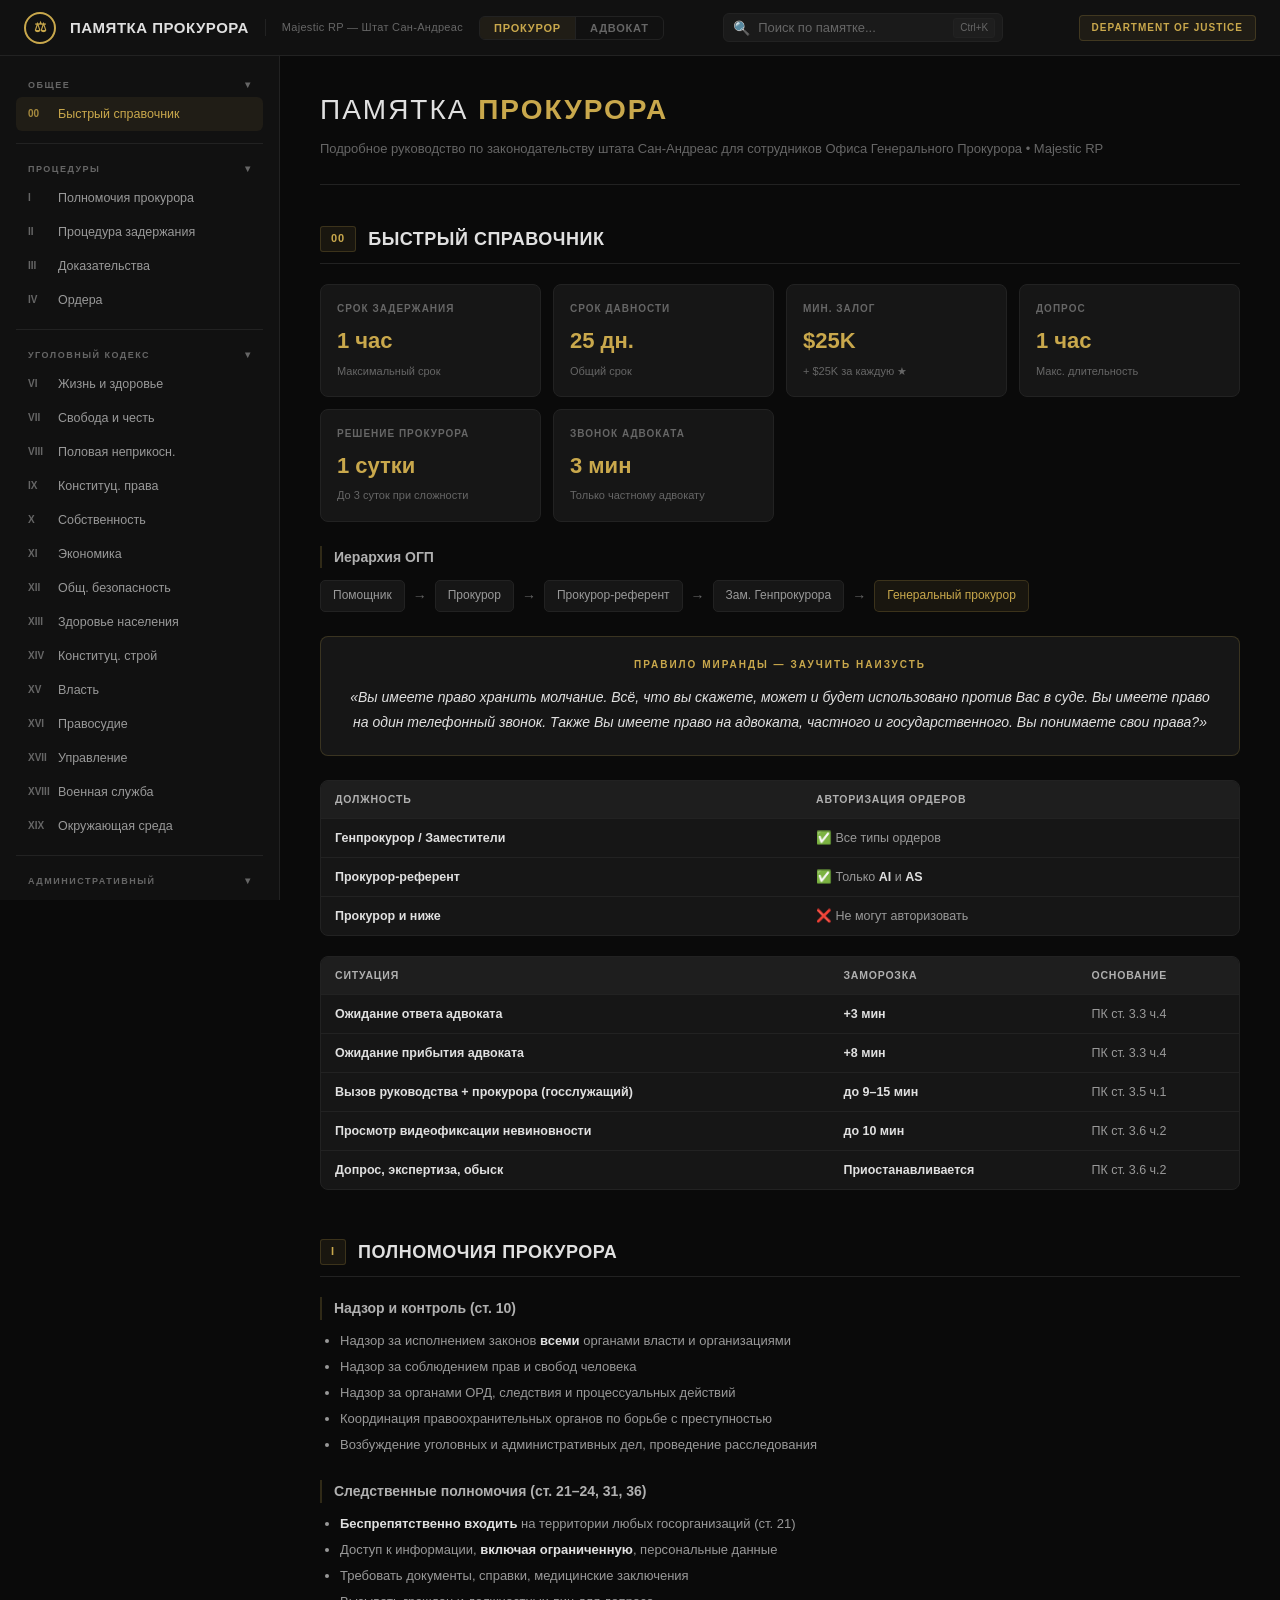
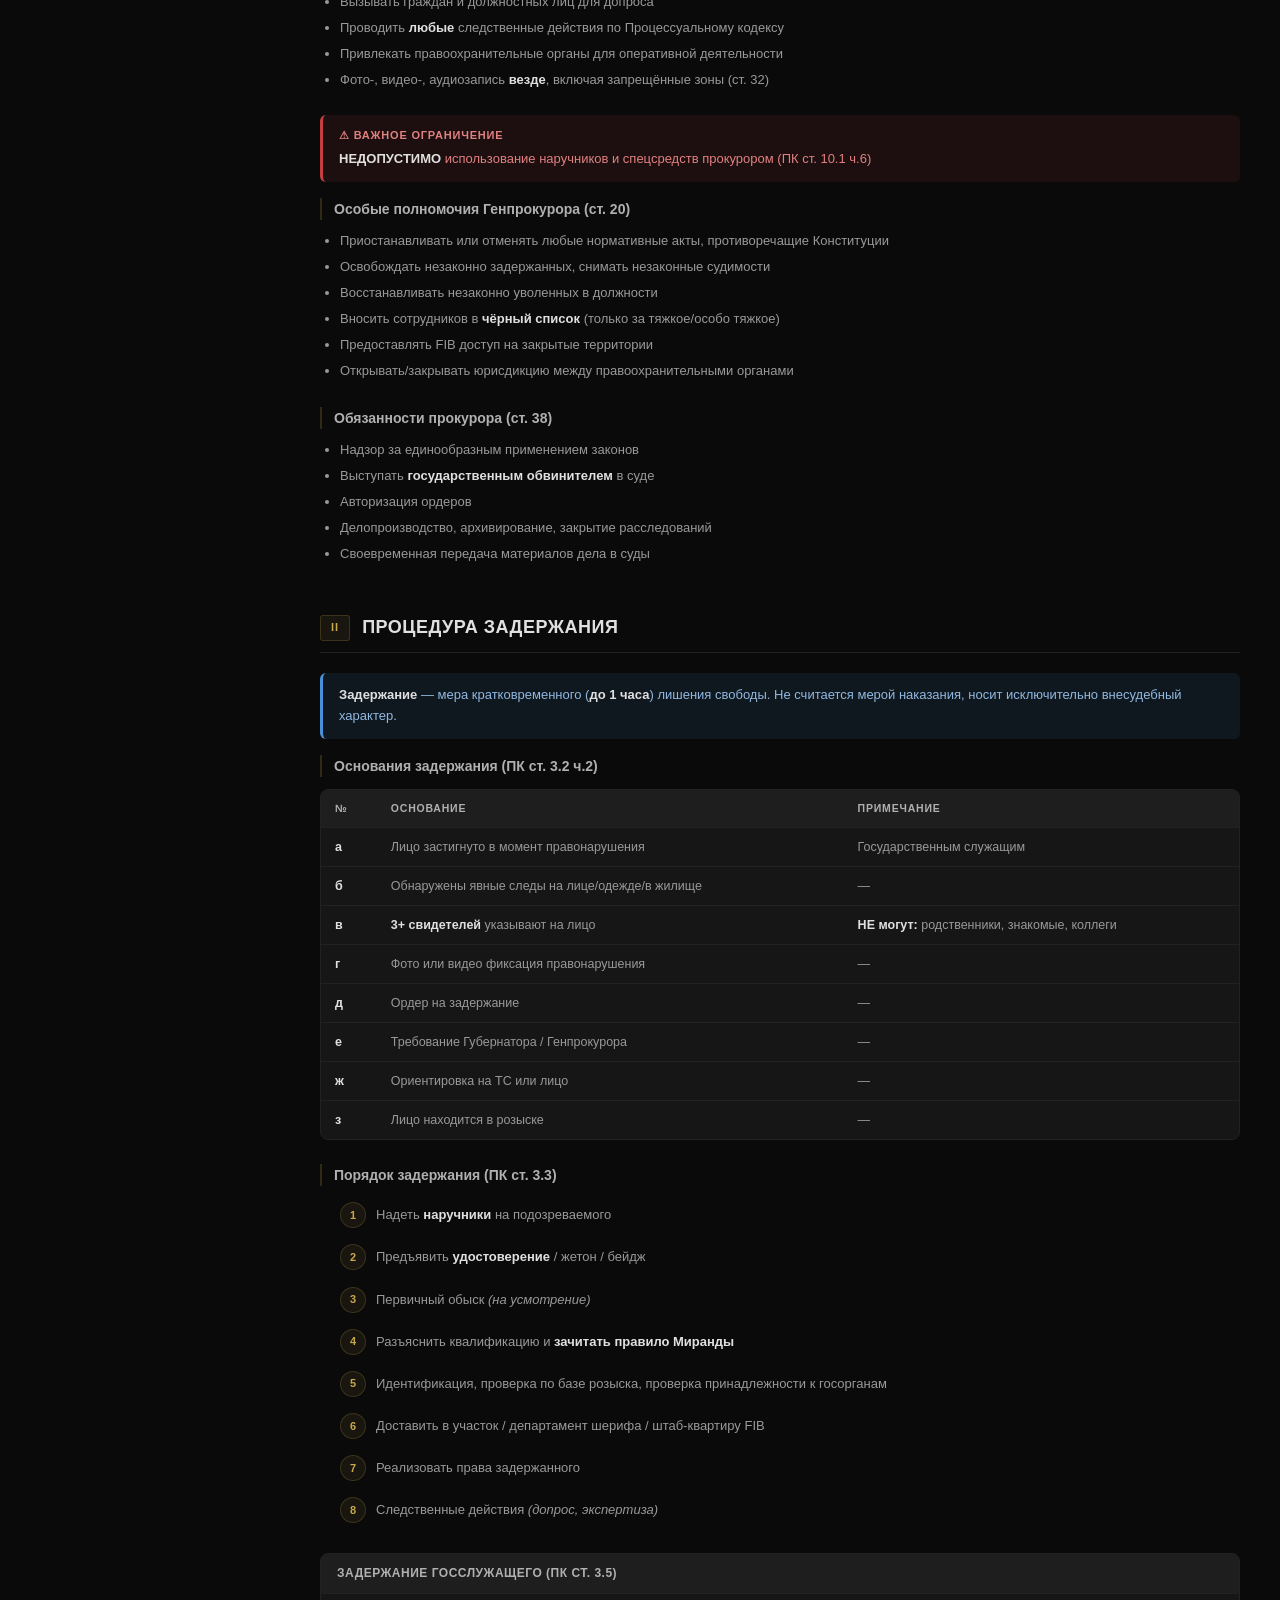
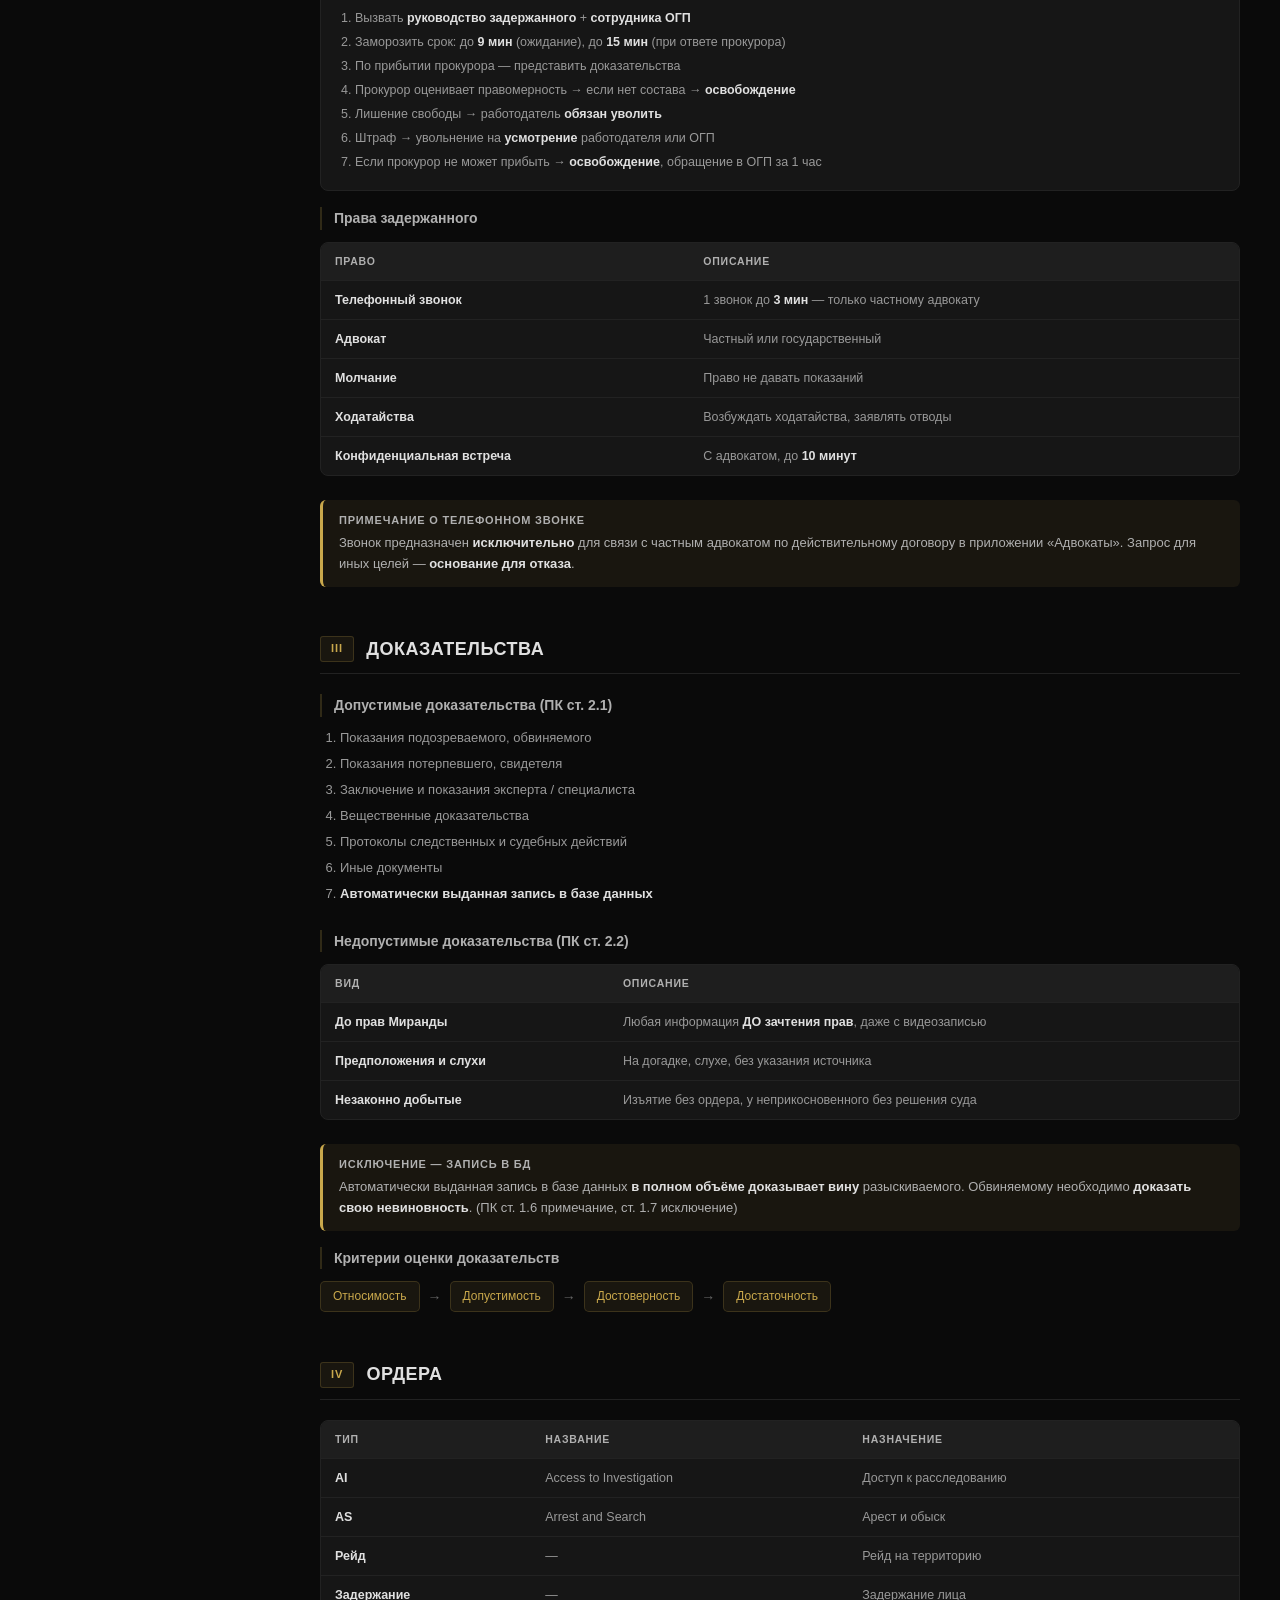
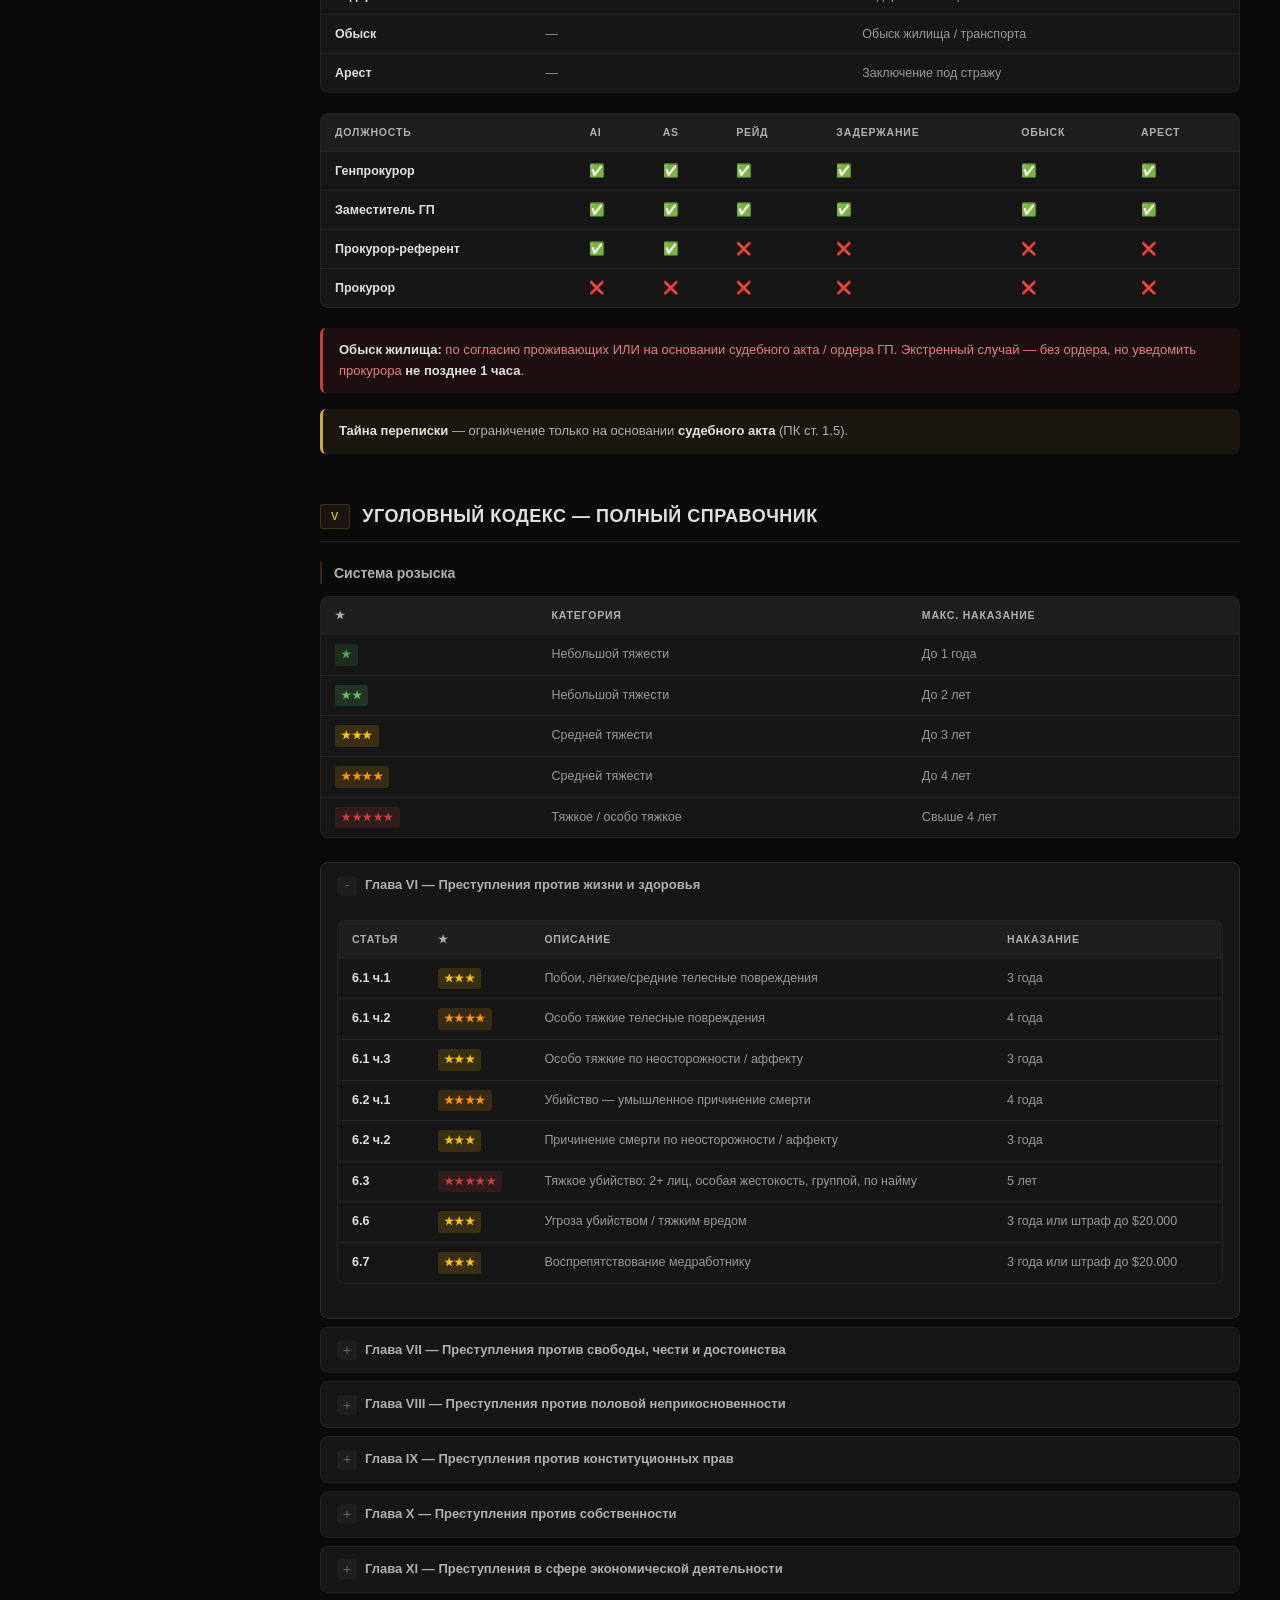
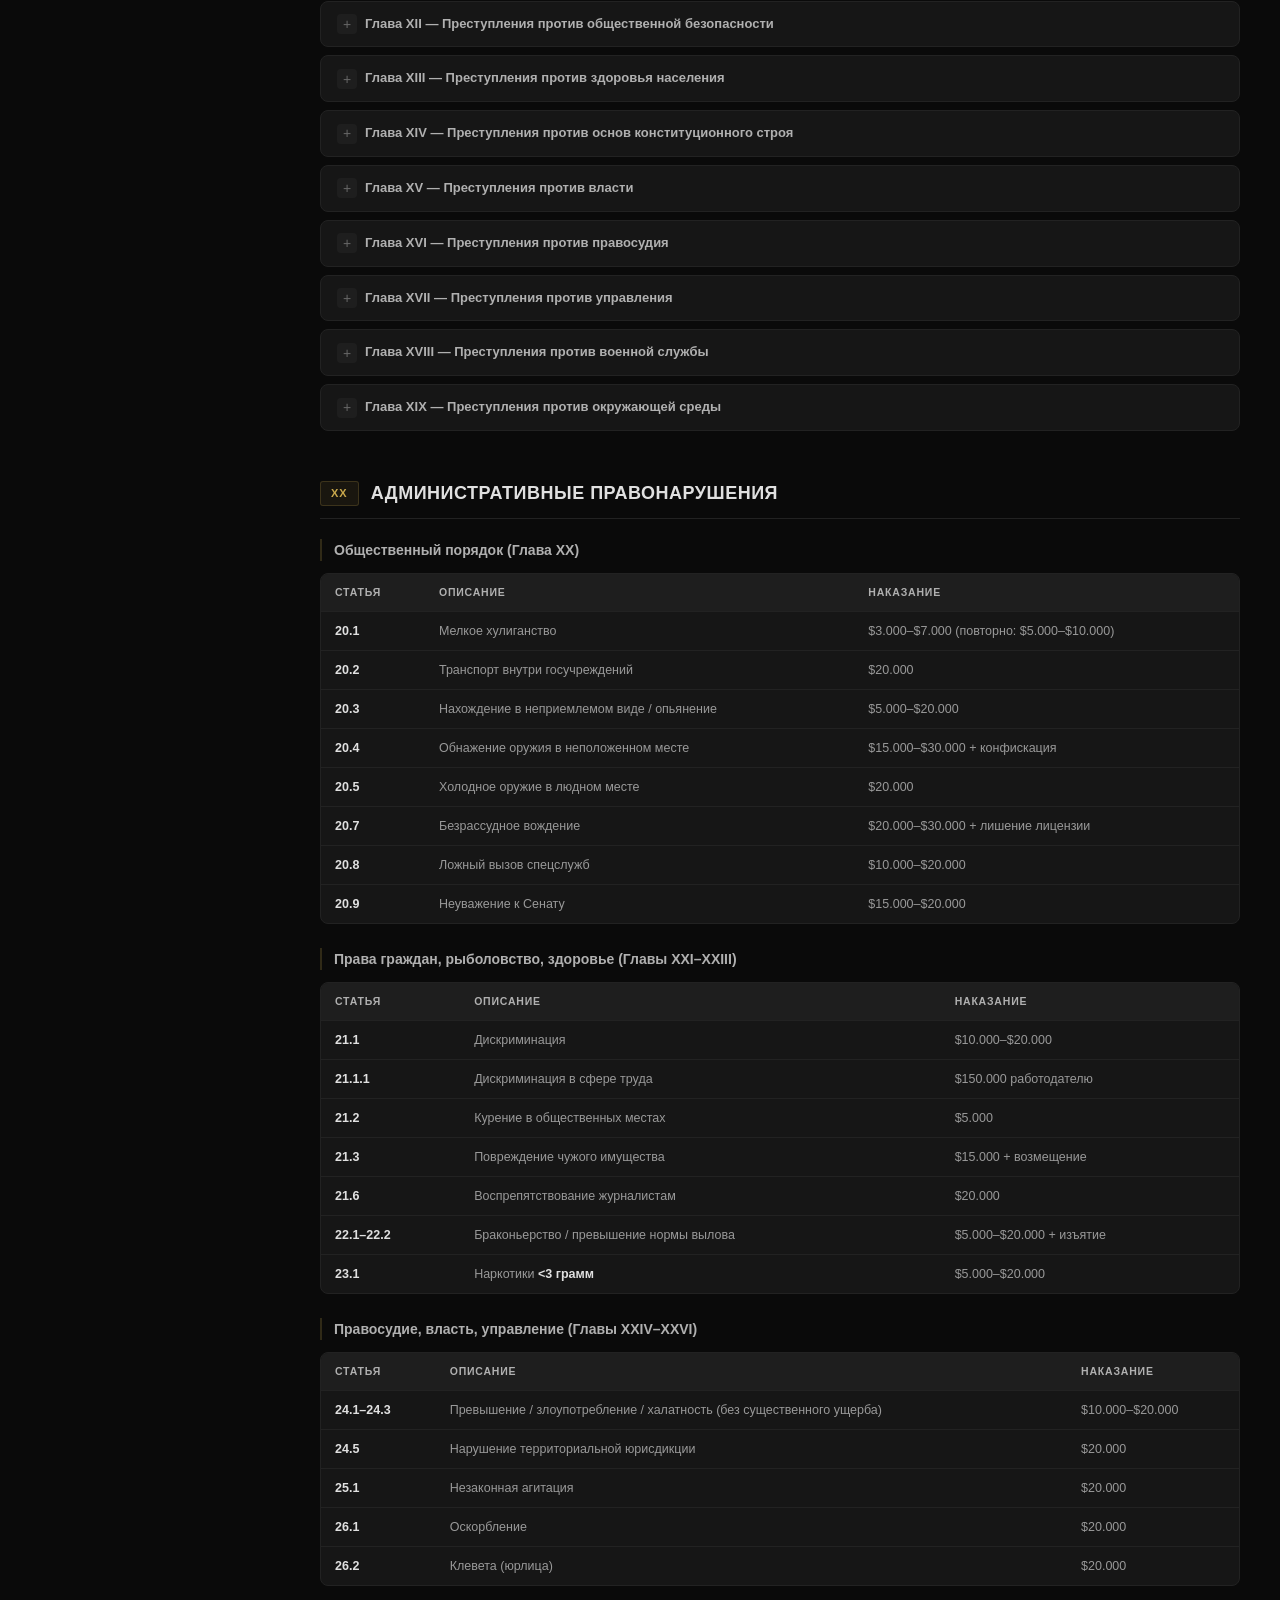
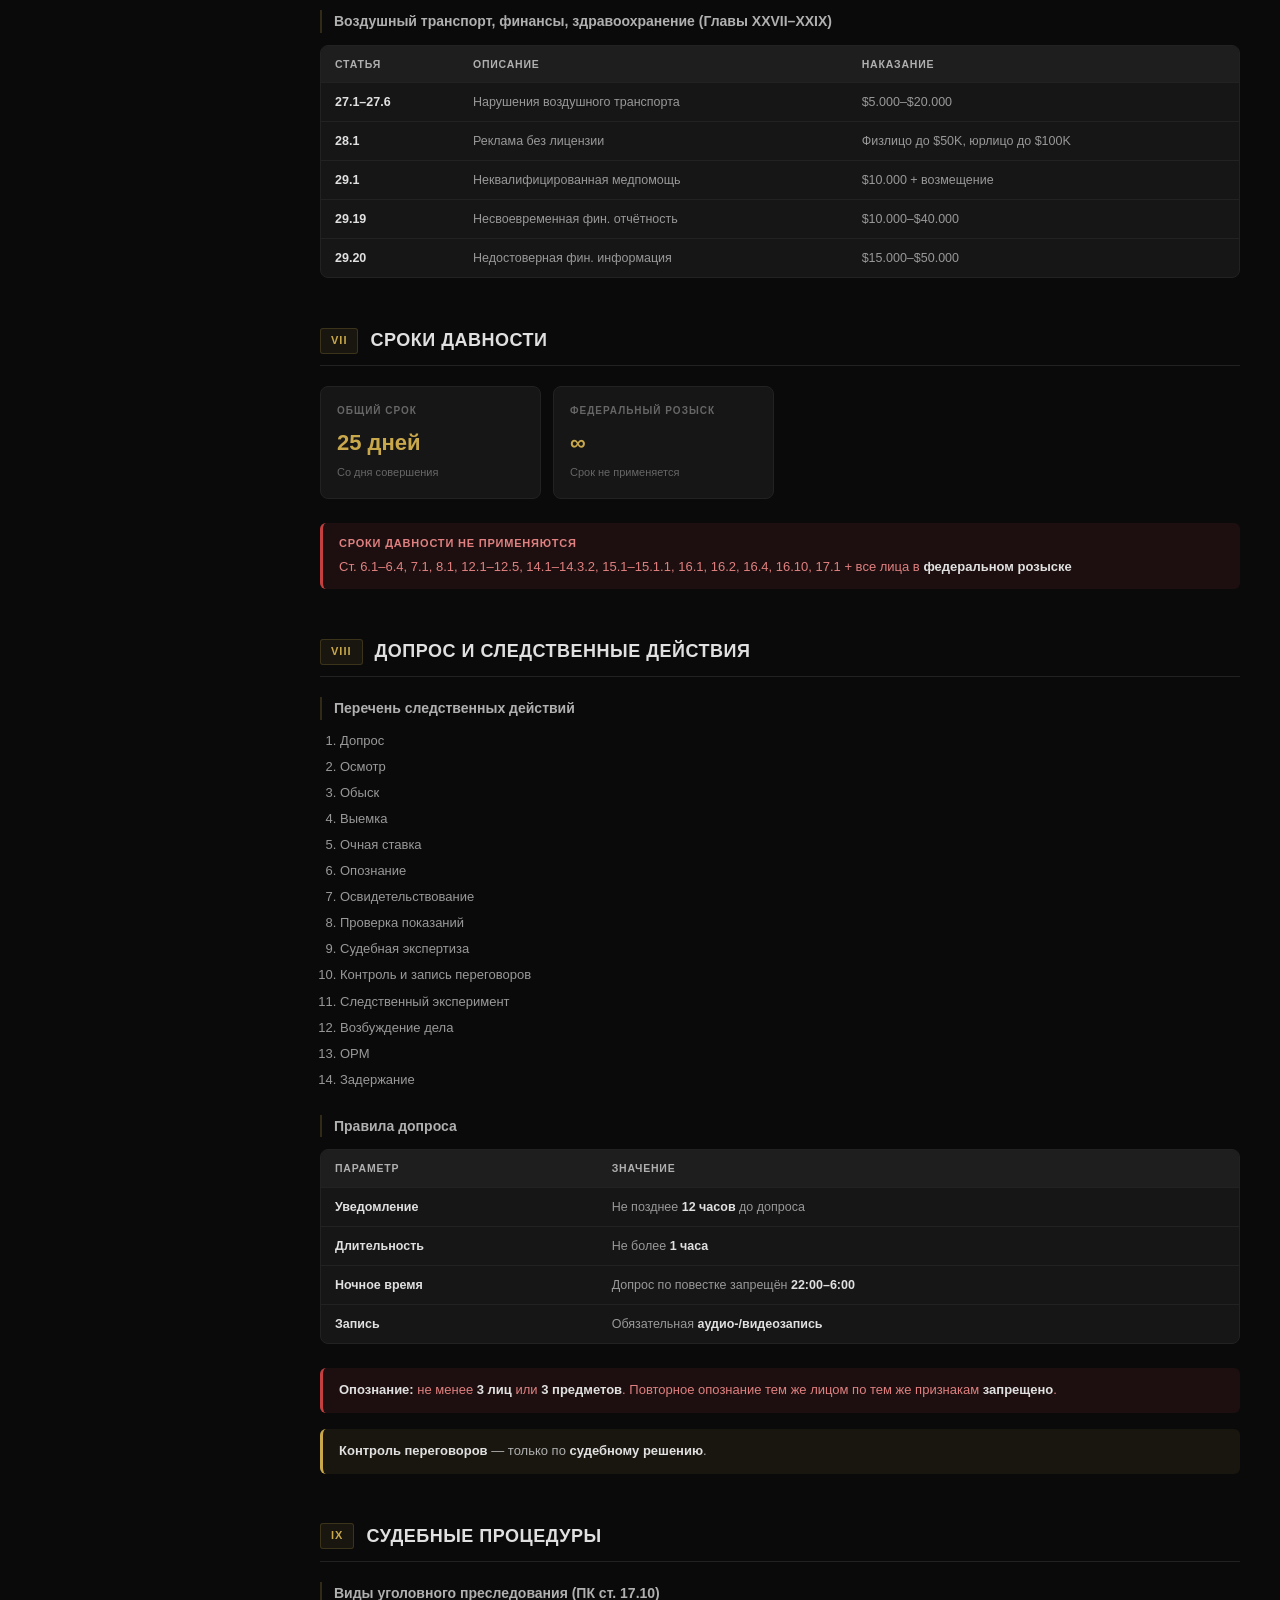
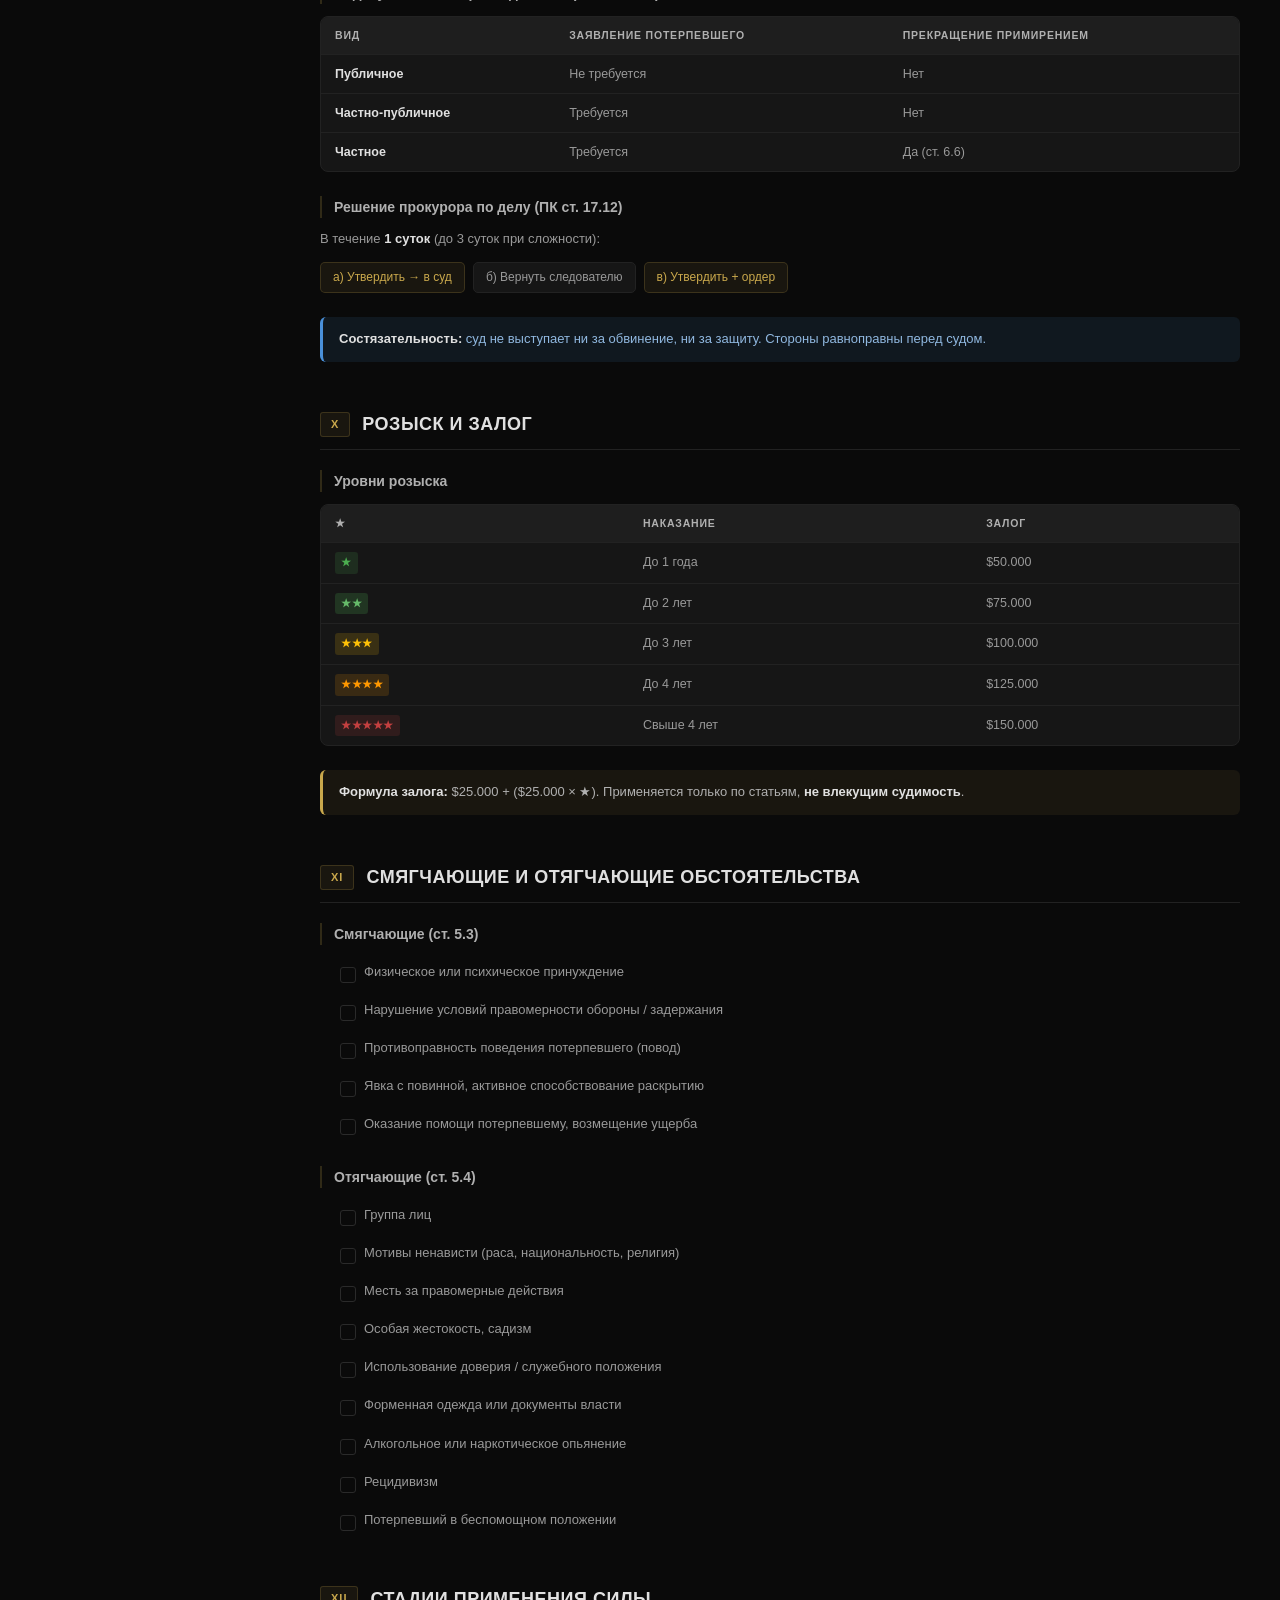
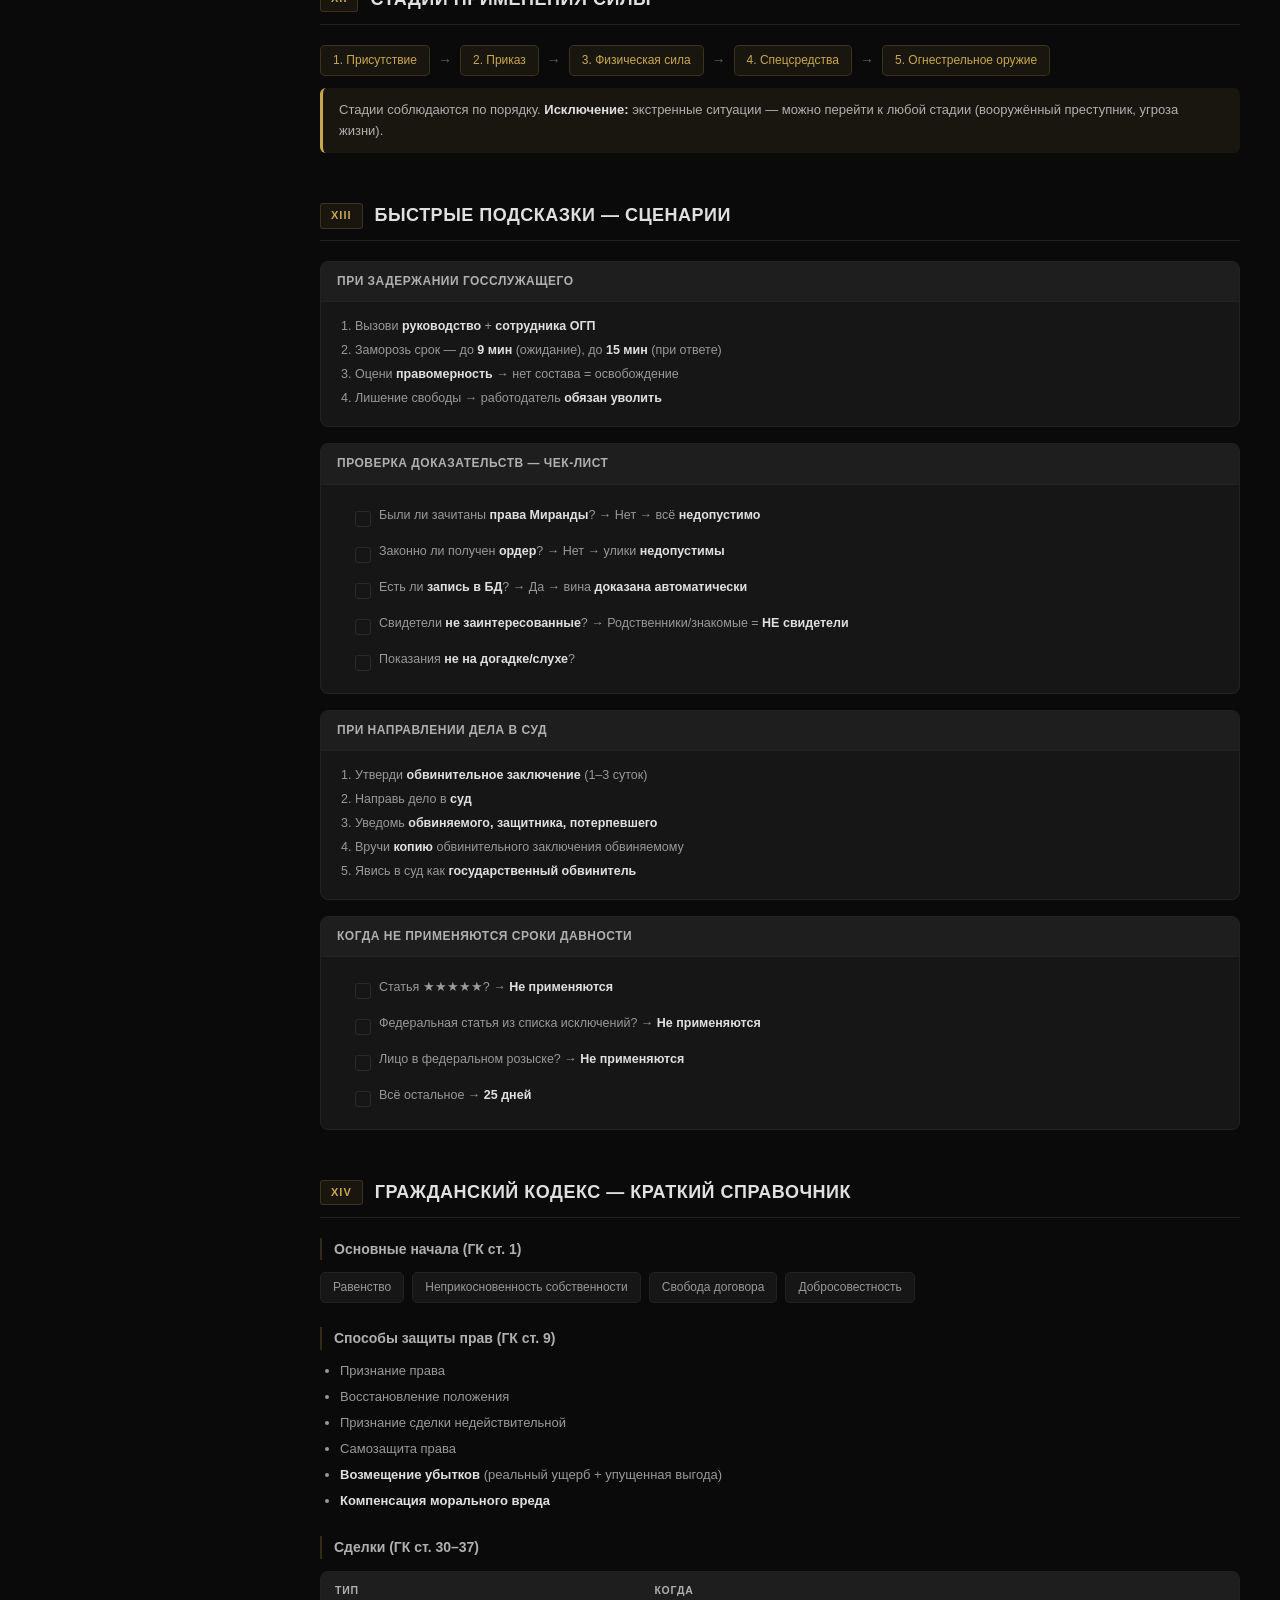
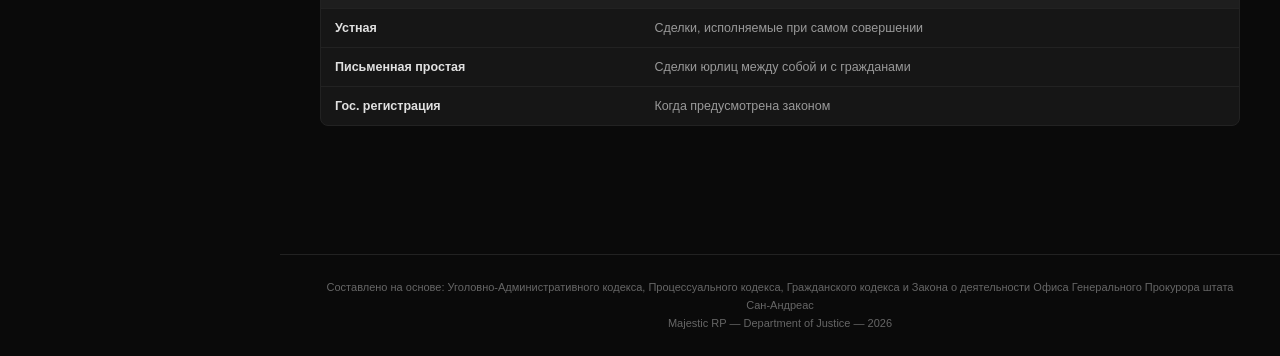
<file: Памятка GOV.html>
<!DOCTYPE html>
<html lang="ru">
<head>
    <meta charset="UTF-8">
    <meta name="viewport" content="width=device-width, initial-scale=1.0">
    <title>Памятка прокурора — Majestic RP</title>
    <style>
        :root {
            --bg-primary: #0a0a0a;
            --bg-secondary: #111111;
            --bg-card: #161616;
            --bg-hover: #1e1e1e;
            --bg-input: #1a1a1a;
            --accent-primary: #8a8a8a;
            --accent-secondary: #666666;
            --accent-light: #b0b0b0;
            --accent-gold: #c9a84c;
            --accent-gold-dim: #a68a3e;
            --accent-gold-bg: rgba(201, 168, 76, 0.08);
            --accent-gold-border: rgba(201, 168, 76, 0.2);
            --accent-red: #c44040;
            --accent-red-bg: rgba(196, 64, 64, 0.1);
            --accent-green: #4caf50;
            --accent-green-bg: rgba(76, 175, 80, 0.1);
            --accent-blue: #4a90d9;
            --accent-blue-bg: rgba(74, 144, 217, 0.1);
            --text-primary: #e0e0e0;
            --text-secondary: #999999;
            --text-muted: #666666;
            --border-color: #222222;
            --border-light: #2a2a2a;
            --sidebar-width: 280px;
            --header-height: 56px;
        }

        * {
            margin: 0;
            padding: 0;
            box-sizing: border-box;
        }

        html {
            scroll-behavior: smooth;
            scrollbar-width: thin;
            scrollbar-color: #333 #0a0a0a;
        }

        body {
            font-family: 'Segoe UI', 'Helvetica Neue', Arial, sans-serif;
            background: var(--bg-primary);
            color: var(--text-primary);
            line-height: 1.6;
            font-size: 14px;
        }

        ::-webkit-scrollbar { width: 6px; }
        ::-webkit-scrollbar-track { background: var(--bg-primary); }
        ::-webkit-scrollbar-thumb { background: #333; border-radius: 3px; }

        /* HEADER */
        .header {
            position: fixed;
            top: 0;
            left: 0;
            right: 0;
            height: var(--header-height);
            background: var(--bg-secondary);
            border-bottom: 1px solid var(--border-color);
            display: flex;
            align-items: center;
            padding: 0 24px;
            z-index: 1000;
            backdrop-filter: blur(10px);
        }

        .header-emblem {
            width: 32px;
            height: 32px;
            border: 2px solid var(--accent-gold);
            border-radius: 50%;
            display: flex;
            align-items: center;
            justify-content: center;
            font-size: 14px;
            color: var(--accent-gold);
            font-weight: 700;
            margin-right: 14px;
            flex-shrink: 0;
        }

        .header-title {
            font-size: 15px;
            font-weight: 600;
            color: var(--text-primary);
            letter-spacing: 0.5px;
            text-transform: uppercase;
        }

        .header-subtitle {
            font-size: 11px;
            color: var(--text-muted);
            margin-left: 16px;
            padding-left: 16px;
            border-left: 1px solid var(--border-color);
            letter-spacing: 0.3px;
        }

        .header-badge {
            margin-left: auto;
            background: var(--accent-gold-bg);
            border: 1px solid var(--accent-gold-border);
            color: var(--accent-gold);
            padding: 4px 12px;
            border-radius: 4px;
            font-size: 10px;
            font-weight: 600;
            letter-spacing: 1px;
            text-transform: uppercase;
        }

        /* SEARCH BAR */
        .header-search {
            margin-left: auto;
            position: relative;
            margin-right: 16px;
        }

        .header-search input {
            background: var(--bg-input);
            border: 1px solid var(--border-color);
            border-radius: 6px;
            padding: 6px 12px 6px 34px;
            color: var(--text-primary);
            font-size: 13px;
            width: 280px;
            outline: none;
            transition: all 0.2s;
        }

        .header-search input:focus {
            border-color: var(--accent-gold-border);
            background: var(--bg-card);
            width: 340px;
        }

        .header-search input::placeholder {
            color: var(--text-muted);
        }

        .header-search .search-icon {
            position: absolute;
            left: 10px;
            top: 50%;
            transform: translateY(-50%);
            color: var(--text-muted);
            font-size: 14px;
            pointer-events: none;
        }

        .header-search .search-kbd {
            position: absolute;
            right: 8px;
            top: 50%;
            transform: translateY(-50%);
            background: var(--bg-hover);
            border: 1px solid var(--border-color);
            border-radius: 3px;
            padding: 1px 6px;
            font-size: 10px;
            color: var(--text-muted);
            font-family: inherit;
        }

        .header-search.has-results .search-kbd {
            display: none;
        }

        .search-nav {
            display: none;
            align-items: center;
            gap: 4px;
            margin-left: 8px;
        }

        .search-nav.visible {
            display: flex;
        }

        .search-nav button {
            background: var(--bg-input);
            border: 1px solid var(--border-color);
            border-radius: 4px;
            padding: 4px 8px;
            color: var(--text-secondary);
            cursor: pointer;
            font-size: 12px;
            transition: all 0.15s;
        }

        .search-nav button:hover {
            background: var(--bg-hover);
            color: var(--text-primary);
        }

        .search-count {
            font-size: 11px;
            color: var(--text-muted);
            min-width: 50px;
            text-align: center;
        }

        .search-close {
            background: none;
            border: none;
            color: var(--text-muted);
            cursor: pointer;
            font-size: 16px;
            padding: 2px 6px;
            border-radius: 3px;
            transition: all 0.15s;
        }

        .search-close:hover {
            background: var(--bg-hover);
            color: var(--text-primary);
        }

        /* SEARCH HIGHLIGHTS */
        mark.search-highlight {
            background: rgba(201, 168, 76, 0.3);
            color: var(--accent-gold);
            padding: 1px 3px;
            border-radius: 2px;
        }

        mark.search-current {
            background: rgba(201, 168, 76, 0.6);
            color: #fff;
            padding: 1px 3px;
            border-radius: 2px;
        }

        .search-dim {
            opacity: 0.15;
            transition: opacity 0.2s;
        }

        .search-section-match {
            opacity: 1 !important;
        }

        /* SIDEBAR */
        .sidebar {
            position: fixed;
            top: var(--header-height);
            left: 0;
            bottom: 0;
            width: var(--sidebar-width);
            background: var(--bg-secondary);
            border-right: 1px solid var(--border-color);
            overflow-y: auto;
            z-index: 900;
            padding: 16px 0;
        }

        .sidebar-section {
            padding: 0 16px;
            margin-bottom: 8px;
        }

        .sidebar-section-title {
            font-size: 9px;
            font-weight: 700;
            color: var(--text-muted);
            text-transform: uppercase;
            letter-spacing: 1.5px;
            padding: 8px 0 6px;
        }

        .sidebar-link {
            display: flex;
            align-items: center;
            padding: 7px 12px;
            color: var(--text-secondary);
            text-decoration: none;
            font-size: 12.5px;
            border-radius: 6px;
            transition: all 0.15s;
            gap: 8px;
        }

        .sidebar-link:hover {
            background: var(--bg-hover);
            color: var(--text-primary);
        }

        .sidebar-link.active {
            background: var(--accent-gold-bg);
            color: var(--accent-gold);
        }

        .sidebar-link .num {
            font-size: 10px;
            font-weight: 600;
            color: var(--text-muted);
            min-width: 22px;
        }

        .sidebar-link.active .num {
            color: var(--accent-gold-dim);
        }

        .sidebar-divider {
            height: 1px;
            background: var(--border-color);
            margin: 12px 16px;
        }

        /* MAIN CONTENT */
        .main {
            margin-left: var(--sidebar-width);
            margin-top: var(--header-height);
            min-height: calc(100vh - var(--header-height));
        }

        .content {
            max-width: 1100px;
            margin: 0 auto;
            padding: 32px 40px 80px;
        }

        /* PAGE TITLE */
        .page-title {
            margin-bottom: 40px;
            padding-bottom: 24px;
            border-bottom: 1px solid var(--border-color);
        }

        .page-title h1 {
            font-size: 28px;
            font-weight: 300;
            letter-spacing: 2px;
            text-transform: uppercase;
            color: var(--text-primary);
            margin-bottom: 6px;
        }

        .page-title h1 strong {
            font-weight: 700;
            color: var(--accent-gold);
        }

        .page-title .desc {
            font-size: 13px;
            color: var(--text-muted);
        }

        /* SECTIONS */
        .section {
            margin-bottom: 48px;
            scroll-margin-top: calc(var(--header-height) + 20px);
        }

        .section-header {
            display: flex;
            align-items: center;
            gap: 12px;
            margin-bottom: 20px;
            padding-bottom: 10px;
            border-bottom: 1px solid var(--border-color);
        }

        .section-num {
            font-size: 11px;
            font-weight: 700;
            color: var(--accent-gold);
            background: var(--accent-gold-bg);
            border: 1px solid var(--accent-gold-border);
            padding: 3px 10px;
            border-radius: 3px;
            letter-spacing: 1px;
        }

        .section-title {
            font-size: 18px;
            font-weight: 600;
            color: var(--text-primary);
            text-transform: uppercase;
            letter-spacing: 0.5px;
        }

        /* SUBSECTION */
        .subsection {
            margin-bottom: 24px;
        }

        .subsection h3 {
            font-size: 14px;
            font-weight: 600;
            color: var(--accent-light);
            margin-bottom: 10px;
            padding-left: 12px;
            border-left: 2px solid var(--accent-gold-border);
        }

        .subsection p, .subsection ul, .subsection ol {
            color: var(--text-secondary);
            font-size: 13px;
            line-height: 1.7;
        }

        .subsection ul, .subsection ol {
            padding-left: 20px;
        }

        .subsection li {
            margin-bottom: 4px;
        }

        /* TABLES */
        .table-wrap {
            overflow-x: auto;
            margin: 12px 0 20px;
            border: 1px solid var(--border-color);
            border-radius: 8px;
            background: var(--bg-card);
        }

        table {
            width: 100%;
            border-collapse: collapse;
            font-size: 12.5px;
        }

        thead th {
            background: var(--bg-hover);
            color: var(--accent-light);
            font-weight: 600;
            font-size: 10.5px;
            text-transform: uppercase;
            letter-spacing: 0.8px;
            padding: 10px 14px;
            text-align: left;
            border-bottom: 1px solid var(--border-color);
            white-space: nowrap;
        }

        tbody td {
            padding: 9px 14px;
            border-bottom: 1px solid var(--border-color);
            color: var(--text-secondary);
            vertical-align: top;
        }

        tbody tr:last-child td {
            border-bottom: none;
        }

        tbody tr:hover {
            background: rgba(255,255,255,0.02);
        }

        tbody td:first-child {
            font-weight: 600;
            color: var(--text-primary);
            white-space: nowrap;
        }

        /* STAR BADGES */
        .star {
            display: inline-block;
            padding: 2px 6px;
            border-radius: 3px;
            font-size: 11px;
            font-weight: 700;
            letter-spacing: 0.5px;
        }

        .star-1 { background: rgba(76,175,80,0.15); color: #4caf50; }
        .star-2 { background: rgba(76,175,80,0.2); color: #66bb6a; }
        .star-3 { background: rgba(255,193,7,0.15); color: #ffc107; }
        .star-4 { background: rgba(255,152,0,0.15); color: #ff9800; }
        .star-5 { background: rgba(196,64,64,0.15); color: #c44040; }

        /* JURISDICTION BADGES */
        .jur {
            display: inline-block;
            padding: 1px 6px;
            border-radius: 3px;
            font-size: 10px;
            font-weight: 600;
            letter-spacing: 0.5px;
        }

        .jur-f { background: var(--accent-blue-bg); color: var(--accent-blue); }
        .jur-r { background: var(--accent-green-bg); color: var(--accent-green); }
        .jur-fr { background: rgba(156,39,176,0.12); color: #ce93d8; }
        .jur-fin { background: var(--accent-gold-bg); color: var(--accent-gold); }
        .jur-mil { background: rgba(121,85,72,0.15); color: #a1887f; }

        /* CHECKBOX LIST */
        .checklist {
            list-style: none;
            padding: 0;
        }

        .checklist li {
            padding: 6px 0 6px 24px;
            position: relative;
        }

        .checklist li::before {
            content: '';
            position: absolute;
            left: 0;
            top: 12px;
            width: 14px;
            height: 14px;
            border: 1.5px solid var(--border-light);
            border-radius: 3px;
        }

        /* NUMBERED STEPS */
        .steps {
            list-style: none;
            padding: 0;
            counter-reset: step;
        }

        .steps li {
            counter-increment: step;
            padding: 8px 0 8px 36px;
            position: relative;
        }

        .steps li::before {
            content: counter(step);
            position: absolute;
            left: 0;
            top: 6px;
            width: 24px;
            height: 24px;
            background: var(--accent-gold-bg);
            border: 1px solid var(--accent-gold-border);
            border-radius: 50%;
            display: flex;
            align-items: center;
            justify-content: center;
            font-size: 11px;
            font-weight: 700;
            color: var(--accent-gold);
        }

        /* ALERT BOXES */
        .alert {
            padding: 12px 16px;
            border-radius: 6px;
            margin: 12px 0 16px;
            font-size: 13px;
            border-left: 3px solid;
        }

        .alert-gold {
            background: var(--accent-gold-bg);
            border-color: var(--accent-gold);
            color: var(--accent-light);
        }

        .alert-red {
            background: var(--accent-red-bg);
            border-color: var(--accent-red);
            color: #e08080;
        }

        .alert-green {
            background: var(--accent-green-bg);
            border-color: var(--accent-green);
            color: #81c784;
        }

        .alert-blue {
            background: var(--accent-blue-bg);
            border-color: var(--accent-blue);
            color: #90b8e0;
        }

        .alert strong {
            color: var(--text-primary);
        }

        .alert-title {
            font-weight: 700;
            font-size: 11px;
            text-transform: uppercase;
            letter-spacing: 0.8px;
            margin-bottom: 4px;
        }

        /* QUICK REF CARDS */
        .cards {
            display: grid;
            grid-template-columns: repeat(auto-fill, minmax(200px, 1fr));
            gap: 12px;
            margin: 16px 0 24px;
        }

        .card {
            background: var(--bg-card);
            border: 1px solid var(--border-color);
            border-radius: 8px;
            padding: 16px;
        }

        .card-label {
            font-size: 10px;
            font-weight: 600;
            text-transform: uppercase;
            letter-spacing: 1px;
            color: var(--text-muted);
            margin-bottom: 6px;
        }

        .card-value {
            font-size: 22px;
            font-weight: 700;
            color: var(--accent-gold);
        }

        .card-desc {
            font-size: 11px;
            color: var(--text-muted);
            margin-top: 4px;
        }

        /* SCENARIO BOX */
        .scenario {
            background: var(--bg-card);
            border: 1px solid var(--border-color);
            border-radius: 8px;
            margin: 12px 0 16px;
            overflow: hidden;
        }

        .scenario-header {
            background: var(--bg-hover);
            padding: 10px 16px;
            font-size: 12px;
            font-weight: 600;
            color: var(--accent-light);
            text-transform: uppercase;
            letter-spacing: 0.5px;
            border-bottom: 1px solid var(--border-color);
        }

        .scenario-body {
            padding: 14px 16px;
        }

        .scenario-body ol, .scenario-body ul {
            padding-left: 18px;
        }

        .scenario-body li {
            color: var(--text-secondary);
            font-size: 12.5px;
            margin-bottom: 4px;
            line-height: 1.6;
        }

        /* MIRANDA BOX */
        .miranda {
            background: var(--bg-card);
            border: 1px solid var(--accent-gold-border);
            border-radius: 8px;
            padding: 20px;
            margin: 16px 0 24px;
            text-align: center;
        }

        .miranda-label {
            font-size: 10px;
            font-weight: 700;
            text-transform: uppercase;
            letter-spacing: 2px;
            color: var(--accent-gold);
            margin-bottom: 12px;
        }

        .miranda-text {
            font-size: 14px;
            font-style: italic;
            color: var(--text-primary);
            line-height: 1.8;
        }

        /* HIGHLIGHT */
        strong { color: var(--text-primary); }
        em { color: var(--text-secondary); font-style: italic; }

        /* INLINE CODE */
        code {
            background: var(--bg-hover);
            padding: 2px 6px;
            border-radius: 3px;
            font-size: 12px;
            color: var(--accent-gold);
            font-family: 'Consolas', 'Courier New', monospace;
        }

        /* FOOTER */
        .footer {
            padding: 24px 40px;
            border-top: 1px solid var(--border-color);
            text-align: center;
            color: var(--text-muted);
            font-size: 11px;
            margin-left: var(--sidebar-width);
        }

        /* RESPONSIVE */
        @media (max-width: 900px) {
            .sidebar { display: none; }
            .main { margin-left: 0; }
            .content { padding: 24px 20px 60px; }
            .footer { margin-left: 0; }
            .cards { grid-template-columns: repeat(2, 1fr); }
            .header-subtitle { display: none; }
        }

        /* PRINT */
        @media print {
            .sidebar, .header { display: none; }
            .main { margin: 0; }
            body { background: #fff; color: #000; }
            .section { page-break-inside: avoid; }
        }

        /* CHAPTER GROUP TABS */
        .chapter-tabs {
            display: flex;
            flex-wrap: wrap;
            gap: 4px;
            margin-bottom: 16px;
            padding-bottom: 12px;
            border-bottom: 1px solid var(--border-color);
        }

        .chapter-tab {
            padding: 6px 14px;
            border-radius: 5px;
            font-size: 11px;
            font-weight: 600;
            color: var(--text-muted);
            text-decoration: none;
            transition: all 0.15s;
            border: 1px solid transparent;
        }

        .chapter-tab:hover {
            background: var(--bg-hover);
            color: var(--text-primary);
        }

        .chapter-tab.active {
            background: var(--accent-gold-bg);
            border-color: var(--accent-gold-border);
            color: var(--accent-gold);
        }

        /* COLLAPSIBLE */
        details {
            background: var(--bg-card);
            border: 1px solid var(--border-color);
            border-radius: 8px;
            margin-bottom: 8px;
            overflow: hidden;
        }

        details[open] {
            border-color: var(--border-light);
        }

        summary {
            padding: 12px 16px;
            cursor: pointer;
            font-size: 13px;
            font-weight: 600;
            color: var(--accent-light);
            user-select: none;
            list-style: none;
            display: flex;
            align-items: center;
            gap: 8px;
        }

        summary::-webkit-details-marker { display: none; }

        summary::before {
            content: '+';
            display: inline-flex;
            align-items: center;
            justify-content: center;
            width: 20px;
            height: 20px;
            border-radius: 4px;
            background: var(--bg-hover);
            font-size: 14px;
            font-weight: 400;
            color: var(--text-muted);
            transition: all 0.15s;
            flex-shrink: 0;
        }

        details[open] summary::before {
            content: '-';
        }

        details .detail-body {
            padding: 0 16px 14px;
        }

        /* Hierarchy tree */
        .tree {
            padding: 0;
            list-style: none;
            margin: 12px 0;
        }

        .tree li {
            position: relative;
            padding-left: 24px;
            margin-bottom: 6px;
            color: var(--text-secondary);
            font-size: 13px;
        }

        .tree li::before {
            content: '';
            position: absolute;
            left: 0;
            top: 8px;
            width: 14px;
            height: 1px;
            background: var(--border-light);
        }

        .tree li::after {
            content: '';
            position: absolute;
            left: 0;
            top: -6px;
            bottom: 8px;
            width: 1px;
            background: var(--border-color);
        }

        .tree li:last-child::after {
            display: none;
        }

        .tree li strong {
            color: var(--text-primary);
        }

        /* Arrow indicator */
        .arrow-flow {
            display: flex;
            align-items: center;
            gap: 8px;
            flex-wrap: wrap;
            margin: 12px 0;
        }

        .arrow-flow .step {
            background: var(--bg-card);
            border: 1px solid var(--border-color);
            padding: 5px 12px;
            border-radius: 5px;
            font-size: 12px;
            font-weight: 500;
            color: var(--text-secondary);
        }

        .arrow-flow .step.gold {
            border-color: var(--accent-gold-border);
            background: var(--accent-gold-bg);
            color: var(--accent-gold);
        }

        .arrow-flow .arrow {
            color: var(--text-muted);
            font-size: 14px;
        }

        /* ROLE TOGGLE */
        .role-toggle {
            display: flex;
            margin-left: 16px;
            border: 1px solid var(--border-color);
            border-radius: 6px;
            overflow: hidden;
        }

        .role-btn {
            padding: 5px 14px;
            font-size: 11px;
            font-weight: 600;
            text-transform: uppercase;
            letter-spacing: 0.8px;
            border: none;
            background: transparent;
            color: var(--text-muted);
            cursor: pointer;
            transition: all 0.2s;
        }

        .role-btn:hover {
            color: var(--text-secondary);
        }

        .role-btn.active {
            background: var(--accent-gold-bg);
            color: var(--accent-gold);
        }

        .role-btn + .role-btn {
            border-left: 1px solid var(--border-color);
        }

        /* BACK TO TOP */
        .back-to-top {
            position: fixed;
            bottom: 32px;
            right: 32px;
            width: 40px;
            height: 40px;
            background: var(--bg-card);
            border: 1px solid var(--border-color);
            border-radius: 8px;
            display: flex;
            align-items: center;
            justify-content: center;
            cursor: pointer;
            opacity: 0;
            visibility: hidden;
            transition: all 0.2s;
            z-index: 800;
            color: var(--text-muted);
            font-size: 18px;
        }

        .back-to-top.visible {
            opacity: 1;
            visibility: visible;
        }

        .back-to-top:hover {
            background: var(--bg-hover);
            color: var(--accent-gold);
            border-color: var(--accent-gold-border);
        }

        /* SIDEBAR COLLAPSIBLE */
        .sidebar-group {
            padding: 0 16px;
            margin-bottom: 4px;
        }

        .sidebar-group-toggle {
            display: flex;
            align-items: center;
            justify-content: space-between;
            width: 100%;
            padding: 7px 12px;
            background: none;
            border: none;
            color: var(--text-muted);
            font-size: 9px;
            font-weight: 700;
            text-transform: uppercase;
            letter-spacing: 1.5px;
            cursor: pointer;
            transition: color 0.15s;
        }

        .sidebar-group-toggle:hover {
            color: var(--text-secondary);
        }

        .sidebar-group-toggle .toggle-arrow {
            transition: transform 0.15s;
            font-size: 10px;
        }

        .sidebar-group.collapsed .toggle-arrow {
            transform: rotate(-90deg);
        }

        .sidebar-group-links {
            overflow: hidden;
            max-height: 600px;
            transition: max-height 0.25s ease;
        }

        .sidebar-group.collapsed .sidebar-group-links {
            max-height: 0;
        }

        /* LAWYER SECTION */
        .lawyer-only {
            display: none;
        }

        body.lawyer-mode .lawyer-only {
            display: block;
        }

        body.lawyer-mode .prosecutor-only {
            display: none;
        }

        body.lawyer-mode .lawyer-only-flex {
            display: flex;
        }

        .lawyer-only-flex {
            display: none;
        }

        /* COPY BUTTON */
        .copy-block {
            position: relative;
        }

        .copy-btn {
            position: absolute;
            top: 8px;
            right: 8px;
            background: var(--bg-hover);
            border: 1px solid var(--border-color);
            border-radius: 4px;
            padding: 4px 10px;
            font-size: 10px;
            color: var(--text-muted);
            cursor: pointer;
            transition: all 0.15s;
            font-family: inherit;
            text-transform: uppercase;
            letter-spacing: 0.5px;
        }

        .copy-btn:hover {
            background: var(--accent-gold-bg);
            color: var(--accent-gold);
            border-color: var(--accent-gold-border);
        }

        .copy-btn.copied {
            background: var(--accent-green-bg);
            color: var(--accent-green);
            border-color: rgba(76, 175, 80, 0.3);
        }

        .copy-text {
            background: var(--bg-card);
            border: 1px solid var(--border-color);
            border-radius: 6px;
            padding: 14px 16px;
            font-size: 12.5px;
            line-height: 1.8;
            color: var(--text-secondary);
            margin: 12px 0;
            white-space: pre-wrap;
        }

        /* Q&A TABLE */
        .qa-table thead th:first-child {
            width: 40px;
        }

        .qa-table thead th:nth-child(2) {
            min-width: 250px;
        }

        .answer-correct {
            color: var(--accent-green);
        }

        .answer-wrong {
            color: var(--accent-red);
        }

        /* TOOLTIP */
        .tip {
            display: inline-block;
            position: relative;
            cursor: help;
            border-bottom: 1px dotted var(--text-muted);
            color: var(--text-secondary);
        }

        .tip:hover::after {
            content: attr(data-tip);
            position: absolute;
            bottom: calc(100% + 6px);
            left: 50%;
            transform: translateX(-50%);
            background: var(--bg-card);
            border: 1px solid var(--border-light);
            border-radius: 6px;
            padding: 8px 12px;
            font-size: 11px;
            line-height: 1.5;
            color: var(--text-secondary);
            white-space: nowrap;
            z-index: 100;
            box-shadow: 0 4px 12px rgba(0,0,0,0.3);
        }
    </style>
</head>
<body>

<!-- HEADER -->
<header class="header">
    <div class="header-emblem">&#9878;</div>
    <div class="header-title">Памятка <span class="header-role-text">прокурора</span></div>
    <div class="header-subtitle">Majestic RP &#8212; Штат Сан-Андреас</div>
    <div class="role-toggle" id="roleToggle">
        <button class="role-btn active" data-role="prosecutor">Прокурор</button>
        <button class="role-btn" data-role="lawyer">Адвокат</button>
    </div>
    <div class="header-search" id="headerSearch">
        <span class="search-icon">&#128269;</span>
        <input type="text" id="searchInput" placeholder="Поиск по памятке..." autocomplete="off" spellcheck="false">
        <span class="search-kbd">Ctrl+K</span>
        <div class="search-nav" id="searchNav">
            <button id="searchPrev" title="Предыдущий">&#9650;</button>
            <span class="search-count" id="searchCount">0 / 0</span>
            <button id="searchNext" title="Следующий">&#9660;</button>
            <button class="search-close" id="searchClose" title="Закрыть">&#10005;</button>
        </div>
    </div>
    <div class="header-badge">Department of Justice</div>
</header>

<!-- SIDEBAR -->
<nav class="sidebar">
    <!-- Prosecutor Nav -->
    <div class="prosecutor-only">
        <div class="sidebar-group">
            <button class="sidebar-group-toggle">Общее <span class="toggle-arrow">&#9662;</span></button>
            <div class="sidebar-group-links">
                <a href="#quick" class="sidebar-link active"><span class="num">00</span> Быстрый справочник</a>
            </div>
        </div>
        <div class="sidebar-divider"></div>
        <div class="sidebar-group">
            <button class="sidebar-group-toggle">Процедуры <span class="toggle-arrow">&#9662;</span></button>
            <div class="sidebar-group-links">
                <a href="#powers" class="sidebar-link"><span class="num">I</span> Полномочия прокурора</a>
                <a href="#detention" class="sidebar-link"><span class="num">II</span> Процедура задержания</a>
                <a href="#evidence" class="sidebar-link"><span class="num">III</span> Доказательства</a>
                <a href="#warrants" class="sidebar-link"><span class="num">IV</span> Ордера</a>
            </div>
        </div>
        <div class="sidebar-divider"></div>
        <div class="sidebar-group">
            <button class="sidebar-group-toggle">Уголовный кодекс <span class="toggle-arrow">&#9662;</span></button>
            <div class="sidebar-group-links">
                <a href="#ch6" class="sidebar-link"><span class="num">VI</span> Жизнь и здоровье</a>
                <a href="#ch7" class="sidebar-link"><span class="num">VII</span> Свобода и честь</a>
                <a href="#ch8" class="sidebar-link"><span class="num">VIII</span> Половая неприкосн.</a>
                <a href="#ch9" class="sidebar-link"><span class="num">IX</span> Конституц. права</a>
                <a href="#ch10" class="sidebar-link"><span class="num">X</span> Собственность</a>
                <a href="#ch11" class="sidebar-link"><span class="num">XI</span> Экономика</a>
                <a href="#ch12" class="sidebar-link"><span class="num">XII</span> Общ. безопасность</a>
                <a href="#ch13" class="sidebar-link"><span class="num">XIII</span> Здоровье населения</a>
                <a href="#ch14" class="sidebar-link"><span class="num">XIV</span> Конституц. строй</a>
                <a href="#ch15" class="sidebar-link"><span class="num">XV</span> Власть</a>
                <a href="#ch16" class="sidebar-link"><span class="num">XVI</span> Правосудие</a>
                <a href="#ch17" class="sidebar-link"><span class="num">XVII</span> Управление</a>
                <a href="#ch18" class="sidebar-link"><span class="num">XVIII</span> Военная служба</a>
                <a href="#ch19" class="sidebar-link"><span class="num">XIX</span> Окружающая среда</a>
            </div>
        </div>
        <div class="sidebar-divider"></div>
        <div class="sidebar-group">
            <button class="sidebar-group-toggle">Административный <span class="toggle-arrow">&#9662;</span></button>
            <div class="sidebar-group-links">
                <a href="#admin" class="sidebar-link"><span class="num">XX</span> Все правонарушения</a>
            </div>
        </div>
        <div class="sidebar-divider"></div>
        <div class="sidebar-group">
            <button class="sidebar-group-toggle">Дополнительно <span class="toggle-arrow">&#9662;</span></button>
            <div class="sidebar-group-links">
                <a href="#statute" class="sidebar-link"><span class="num">&#8212;</span> Сроки давности</a>
                <a href="#investigation" class="sidebar-link"><span class="num">&#8212;</span> Допрос и следствия</a>
                <a href="#court" class="sidebar-link"><span class="num">&#8212;</span> Судебные процедуры</a>
                <a href="#wanted" class="sidebar-link"><span class="num">&#8212;</span> Розыск и залог</a>
                <a href="#circumstances" class="sidebar-link"><span class="num">&#8212;</span> Обстоятельства</a>
                <a href="#force" class="sidebar-link"><span class="num">&#8212;</span> Стадии силы</a>
                <a href="#scenarios" class="sidebar-link"><span class="num">&#8212;</span> Сценарии</a>
                <a href="#civil" class="sidebar-link"><span class="num">&#8212;</span> Гражданский кодекс</a>
            </div>
        </div>
    </div>

    <!-- Lawyer Nav -->
    <div class="lawyer-only">
        <div class="sidebar-group">
            <button class="sidebar-group-toggle">Общее <span class="toggle-arrow">&#9662;</span></button>
            <div class="sidebar-group-links">
                <a href="#lawyer-quick" class="sidebar-link active"><span class="num">00</span> Быстрый справочник</a>
            </div>
        </div>
        <div class="sidebar-divider"></div>
        <div class="sidebar-group">
            <button class="sidebar-group-toggle">Задержание <span class="toggle-arrow">&#9662;</span></button>
            <div class="sidebar-group-links">
                <a href="#lawyer-subjects" class="sidebar-link"><span class="num">I</span> Субъекты задержания</a>
                <a href="#lawyer-grounds" class="sidebar-link"><span class="num">II</span> Основания</a>
                <a href="#lawyer-order" class="sidebar-link"><span class="num">III</span> Порядок (ПК 3.3)</a>
                <a href="#lawyer-release" class="sidebar-link"><span class="num">IV</span> Освобождение</a>
                <a href="#lawyer-conf" class="sidebar-link"><span class="num">V</span> Конф. беседа</a>
            </div>
        </div>
        <div class="sidebar-divider"></div>
        <div class="sidebar-group">
            <button class="sidebar-group-toggle">Права адвоката <span class="toggle-arrow">&#9662;</span></button>
            <div class="sidebar-group-links">
                <a href="#lawyer-rights" class="sidebar-link"><span class="num">VI</span> Права и свободы</a>
                <a href="#lawyer-duties" class="sidebar-link"><span class="num">VII</span> Обязанности</a>
                <a href="#lawyer-bans" class="sidebar-link"><span class="num">VIII</span> Запреты</a>
                <a href="#lawyer-status" class="sidebar-link"><span class="num">IX</span> Гос. vs Частный</a>
            </div>
        </div>
        <div class="sidebar-divider"></div>
        <div class="sidebar-group">
            <button class="sidebar-group-toggle">Аргументация <span class="toggle-arrow">&#9662;</span></button>
            <div class="sidebar-group-links">
                <a href="#lawyer-objections" class="sidebar-link"><span class="num">X</span> Возражения госнику</a>
                <a href="#lawyer-articles" class="sidebar-link"><span class="num">XI</span> Статьи исключения</a>
                <a href="#lawyer-monologue" class="sidebar-link"><span class="num">XII</span> Монолог</a>
            </div>
        </div>
        <div class="sidebar-divider"></div>
        <div class="sidebar-group">
            <button class="sidebar-group-toggle">Допрос госника <span class="toggle-arrow">&#9662;</span></button>
            <div class="sidebar-group-links">
                <a href="#lawyer-qa" class="sidebar-link"><span class="num">XIII</span> Вопросы и ответы</a>
                <a href="#lawyer-qa-rules" class="sidebar-link"><span class="num">XIV</span> Правила вопросов</a>
            </div>
        </div>
        <div class="sidebar-divider"></div>
        <div class="sidebar-group">
            <button class="sidebar-group-toggle">Кодексы <span class="toggle-arrow">&#9662;</span></button>
            <div class="sidebar-group-links">
                <a href="#ch6" class="sidebar-link"><span class="num">VI</span> Жизнь и здоровье</a>
                <a href="#ch7" class="sidebar-link"><span class="num">VII</span> Свобода и честь</a>
                <a href="#ch10" class="sidebar-link"><span class="num">X</span> Собственность</a>
                <a href="#ch12" class="sidebar-link"><span class="num">XII</span> Общ. безопасность</a>
                <a href="#ch16" class="sidebar-link"><span class="num">XVI</span> Правосудие</a>
                <a href="#ch17" class="sidebar-link"><span class="num">XVII</span> Управление</a>
                <a href="#admin" class="sidebar-link"><span class="num">XX</span> Административный</a>
            </div>
        </div>
    </div>
</nav>

<!-- MAIN -->
<main class="main">
<div class="content">

<!-- PAGE TITLE -->
<div class="page-title">
    <h1 class="prosecutor-only">Памятка <strong>прокурора</strong></h1>
    <h1 class="lawyer-only">Памятка <strong>адвоката</strong></h1>
    <div class="desc prosecutor-only">Подробное руководство по законодательству штата Сан-Андреас для сотрудников Офиса Генерального Прокурора &#8226; Majestic RP</div>
    <div class="desc lawyer-only">Практическое руководство по защите прав доверителей и взаимодействию с госорганами &#8226; Majestic RP</div>
</div>

<!-- SECTION: QUICK REF -->
<div class="section" id="quick">
    <div class="section-header">
        <span class="section-num">00</span>
        <span class="section-title">Быстрый справочник</span>
    </div>

    <div class="cards">
        <div class="card">
            <div class="card-label">Срок задержания</div>
            <div class="card-value">1 час</div>
            <div class="card-desc">Максимальный срок</div>
        </div>
        <div class="card">
            <div class="card-label">Срок давности</div>
            <div class="card-value">25 дн.</div>
            <div class="card-desc">Общий срок</div>
        </div>
        <div class="card">
            <div class="card-label">Мин. залог</div>
            <div class="card-value">$25K</div>
            <div class="card-desc">+ $25K за каждую ★</div>
        </div>
        <div class="card">
            <div class="card-label">Допрос</div>
            <div class="card-value">1 час</div>
            <div class="card-desc">Макс. длительность</div>
        </div>
        <div class="card">
            <div class="card-label">Решение прокурора</div>
            <div class="card-value">1 сутки</div>
            <div class="card-desc">До 3 суток при сложности</div>
        </div>
        <div class="card">
            <div class="card-label">Звонок адвоката</div>
            <div class="card-value">3 мин</div>
            <div class="card-desc">Только частному адвокату</div>
        </div>
    </div>

    <!-- Hierarchy -->
    <div class="subsection">
        <h3>Иерархия ОГП</h3>
        <div class="arrow-flow">
            <span class="step">Помощник</span><span class="arrow">→</span>
            <span class="step">Прокурор</span><span class="arrow">→</span>
            <span class="step">Прокурор-референт</span><span class="arrow">→</span>
            <span class="step">Зам. Генпрокурора</span><span class="arrow">→</span>
            <span class="step gold">Генеральный прокурор</span>
        </div>
    </div>

    <!-- Miranda -->
    <div class="miranda">
        <div class="miranda-label">Правило Миранды — заучить наизусть</div>
        <div class="miranda-text">«Вы имеете право хранить молчание. Всё, что вы скажете, может и будет использовано против Вас в суде. Вы имеете право на один телефонный звонок. Также Вы имеете право на адвоката, частного и государственного. Вы понимаете свои права?»</div>
    </div>

    <!-- Warrant Auth -->
    <div class="table-wrap">
        <table>
            <thead><tr><th>Должность</th><th>Авторизация ордеров</th></tr></thead>
            <tbody>
                <tr><td>Генпрокурор / Заместители</td><td>✅ Все типы ордеров</td></tr>
                <tr><td>Прокурор-референт</td><td>✅ Только <strong>AI</strong> и <strong>AS</strong></td></tr>
                <tr><td>Прокурор и ниже</td><td>❌ Не могут авторизовать</td></tr>
            </tbody>
        </table>
    </div>

    <!-- Freeze Times -->
    <div class="table-wrap">
        <table>
            <thead><tr><th>Ситуация</th><th>Заморозка</th><th>Основание</th></tr></thead>
            <tbody>
                <tr><td>Ожидание ответа адвоката</td><td><strong>+3 мин</strong></td><td>ПК ст. 3.3 ч.4</td></tr>
                <tr><td>Ожидание прибытия адвоката</td><td><strong>+8 мин</strong></td><td>ПК ст. 3.3 ч.4</td></tr>
                <tr><td>Вызов руководства + прокурора (госслужащий)</td><td><strong>до 9–15 мин</strong></td><td>ПК ст. 3.5 ч.1</td></tr>
                <tr><td>Просмотр видеофиксации невиновности</td><td><strong>до 10 мин</strong></td><td>ПК ст. 3.6 ч.2</td></tr>
                <tr><td>Допрос, экспертиза, обыск</td><td><strong>Приостанавливается</strong></td><td>ПК ст. 3.6 ч.2</td></tr>
            </tbody>
        </table>
    </div>
</div>

<!-- SECTION I: POWERS -->
<div class="section" id="powers">
    <div class="section-header">
        <span class="section-num">I</span>
        <span class="section-title">Полномочия прокурора</span>
    </div>

    <div class="subsection">
        <h3>Надзор и контроль (ст. 10)</h3>
        <ul>
            <li>Надзор за исполнением законов <strong>всеми</strong> органами власти и организациями</li>
            <li>Надзор за соблюдением прав и свобод человека</li>
            <li>Надзор за органами ОРД, следствия и процессуальных действий</li>
            <li>Координация правоохранительных органов по борьбе с преступностью</li>
            <li>Возбуждение уголовных и административных дел, проведение расследования</li>
        </ul>
    </div>

    <div class="subsection">
        <h3>Следственные полномочия (ст. 21–24, 31, 36)</h3>
        <ul>
            <li><strong>Беспрепятственно входить</strong> на территории любых госорганизаций (ст. 21)</li>
            <li>Доступ к информации, <strong>включая ограниченную</strong>, персональные данные</li>
            <li>Требовать документы, справки, медицинские заключения</li>
            <li>Вызывать граждан и должностных лиц для допроса</li>
            <li>Проводить <strong>любые</strong> следственные действия по Процессуальному кодексу</li>
            <li>Привлекать правоохранительные органы для оперативной деятельности</li>
            <li>Фото-, видео-, аудиозапись <strong>везде</strong>, включая запрещённые зоны (ст. 32)</li>
        </ul>
    </div>

    <div class="alert alert-red">
        <div class="alert-title">⚠ Важное ограничение</div>
        <strong>НЕДОПУСТИМО</strong> использование наручников и спецсредств прокурором (ПК ст. 10.1 ч.6)
    </div>

    <div class="subsection">
        <h3>Особые полномочия Генпрокурора (ст. 20)</h3>
        <ul>
            <li>Приостанавливать или отменять любые нормативные акты, противоречащие Конституции</li>
            <li>Освобождать незаконно задержанных, снимать незаконные судимости</li>
            <li>Восстанавливать незаконно уволенных в должности</li>
            <li>Вносить сотрудников в <strong>чёрный список</strong> (только за тяжкое/особо тяжкое)</li>
            <li>Предоставлять FIB доступ на закрытые территории</li>
            <li>Открывать/закрывать юрисдикцию между правоохранительными органами</li>
        </ul>
    </div>

    <div class="subsection">
        <h3>Обязанности прокурора (ст. 38)</h3>
        <ul>
            <li>Надзор за единообразным применением законов</li>
            <li>Выступать <strong>государственным обвинителем</strong> в суде</li>
            <li>Авторизация ордеров</li>
            <li>Делопроизводство, архивирование, закрытие расследований</li>
            <li>Своевременная передача материалов дела в суды</li>
        </ul>
    </div>
</div>

<!-- SECTION II: DETENTION -->
<div class="section" id="detention">
    <div class="section-header">
        <span class="section-num">II</span>
        <span class="section-title">Процедура задержания</span>
    </div>

    <div class="alert alert-blue">
        <strong>Задержание</strong> — мера кратковременного (<strong>до 1 часа</strong>) лишения свободы. Не считается мерой наказания, носит исключительно внесудебный характер.
    </div>

    <div class="subsection">
        <h3>Основания задержания (ПК ст. 3.2 ч.2)</h3>
        <div class="table-wrap">
            <table>
                <thead><tr><th>№</th><th>Основание</th><th>Примечание</th></tr></thead>
                <tbody>
                    <tr><td>а</td><td>Лицо застигнуто в момент правонарушения</td><td>Государственным служащим</td></tr>
                    <tr><td>б</td><td>Обнаружены явные следы на лице/одежде/в жилище</td><td>—</td></tr>
                    <tr><td>в</td><td><strong>3+ свидетелей</strong> указывают на лицо</td><td><strong>НЕ могут:</strong> родственники, знакомые, коллеги</td></tr>
                    <tr><td>г</td><td>Фото или видео фиксация правонарушения</td><td>—</td></tr>
                    <tr><td>д</td><td>Ордер на задержание</td><td>—</td></tr>
                    <tr><td>е</td><td>Требование Губернатора / Генпрокурора</td><td>—</td></tr>
                    <tr><td>ж</td><td>Ориентировка на ТС или лицо</td><td>—</td></tr>
                    <tr><td>з</td><td>Лицо находится в розыске</td><td>—</td></tr>
                </tbody>
            </table>
        </div>
    </div>

    <div class="subsection">
        <h3>Порядок задержания (ПК ст. 3.3)</h3>
        <ol class="steps">
            <li>Надеть <strong>наручники</strong> на подозреваемого</li>
            <li>Предъявить <strong>удостоверение</strong> / жетон / бейдж</li>
            <li>Первичный обыск <em>(на усмотрение)</em></li>
            <li>Разъяснить квалификацию и <strong>зачитать правило Миранды</strong></li>
            <li>Идентификация, проверка по базе розыска, проверка принадлежности к госорганам</li>
            <li>Доставить в участок / департамент шерифа / штаб-квартиру FIB</li>
            <li>Реализовать права задержанного</li>
            <li>Следственные действия <em>(допрос, экспертиза)</em></li>
        </ol>
    </div>

    <div class="scenario">
        <div class="scenario-header">Задержание госслужащего (ПК ст. 3.5)</div>
        <div class="scenario-body">
            <ol>
                <li>Вызвать <strong>руководство задержанного</strong> + <strong>сотрудника ОГП</strong></li>
                <li>Заморозить срок: до <strong>9 мин</strong> (ожидание), до <strong>15 мин</strong> (при ответе прокурора)</li>
                <li>По прибытии прокурора — представить доказательства</li>
                <li>Прокурор оценивает правомерность → если нет состава → <strong>освобождение</strong></li>
                <li>Лишение свободы → работодатель <strong>обязан уволить</strong></li>
                <li>Штраф → увольнение на <strong>усмотрение</strong> работодателя или ОГП</li>
                <li>Если прокурор не может прибыть → <strong>освобождение</strong>, обращение в ОГП за 1 час</li>
            </ol>
        </div>
    </div>

    <div class="subsection">
        <h3>Права задержанного</h3>
        <div class="table-wrap">
            <table>
                <thead><tr><th>Право</th><th>Описание</th></tr></thead>
                <tbody>
                    <tr><td>Телефонный звонок</td><td>1 звонок до <strong>3 мин</strong> — только частному адвокату</td></tr>
                    <tr><td>Адвокат</td><td>Частный или государственный</td></tr>
                    <tr><td>Молчание</td><td>Право не давать показаний</td></tr>
                    <tr><td>Ходатайства</td><td>Возбуждать ходатайства, заявлять отводы</td></tr>
                    <tr><td>Конфиденциальная встреча</td><td>С адвокатом, до <strong>10 минут</strong></td></tr>
                </tbody>
            </table>
        </div>
    </div>

    <div class="alert alert-gold">
        <div class="alert-title">Примечание о телефонном звонке</div>
        Звонок предназначен <strong>исключительно</strong> для связи с частным адвокатом по действительному договору в приложении «Адвокаты». Запрос для иных целей — <strong>основание для отказа</strong>.
    </div>
</div>

<!-- SECTION III: EVIDENCE -->
<div class="section" id="evidence">
    <div class="section-header">
        <span class="section-num">III</span>
        <span class="section-title">Доказательства</span>
    </div>

    <div class="subsection">
        <h3>Допустимые доказательства (ПК ст. 2.1)</h3>
        <ol>
            <li>Показания подозреваемого, обвиняемого</li>
            <li>Показания потерпевшего, свидетеля</li>
            <li>Заключение и показания эксперта / специалиста</li>
            <li>Вещественные доказательства</li>
            <li>Протоколы следственных и судебных действий</li>
            <li>Иные документы</li>
            <li><strong>Автоматически выданная запись в базе данных</strong></li>
        </ol>
    </div>

    <div class="subsection">
        <h3>Недопустимые доказательства (ПК ст. 2.2)</h3>
        <div class="table-wrap">
            <table>
                <thead><tr><th>Вид</th><th>Описание</th></tr></thead>
                <tbody>
                    <tr><td>До прав Миранды</td><td>Любая информация <strong>ДО зачтения прав</strong>, даже с видеозаписью</td></tr>
                    <tr><td>Предположения и слухи</td><td>На догадке, слухе, без указания источника</td></tr>
                    <tr><td>Незаконно добытые</td><td>Изъятие без ордера, у неприкосновенного без решения суда</td></tr>
                </tbody>
            </table>
        </div>
    </div>

    <div class="alert alert-gold">
        <div class="alert-title">Исключение — запись в БД</div>
        Автоматически выданная запись в базе данных <strong>в полном объёме доказывает вину</strong> разыскиваемого. Обвиняемому необходимо <strong>доказать свою невиновность</strong>. (ПК ст. 1.6 примечание, ст. 1.7 исключение)
    </div>

    <div class="subsection">
        <h3>Критерии оценки доказательств</h3>
        <div class="arrow-flow">
            <span class="step gold">Относимость</span>
            <span class="arrow">→</span>
            <span class="step gold">Допустимость</span>
            <span class="arrow">→</span>
            <span class="step gold">Достоверность</span>
            <span class="arrow">→</span>
            <span class="step gold">Достаточность</span>
        </div>
    </div>
</div>

<!-- SECTION IV: WARRANTS -->
<div class="section" id="warrants">
    <div class="section-header">
        <span class="section-num">IV</span>
        <span class="section-title">Ордера</span>
    </div>

    <div class="table-wrap">
        <table>
            <thead><tr><th>Тип</th><th>Название</th><th>Назначение</th></tr></thead>
            <tbody>
                <tr><td><strong>AI</strong></td><td>Access to Investigation</td><td>Доступ к расследованию</td></tr>
                <tr><td><strong>AS</strong></td><td>Arrest and Search</td><td>Арест и обыск</td></tr>
                <tr><td>Рейд</td><td>—</td><td>Рейд на территорию</td></tr>
                <tr><td>Задержание</td><td>—</td><td>Задержание лица</td></tr>
                <tr><td>Обыск</td><td>—</td><td>Обыск жилища / транспорта</td></tr>
                <tr><td>Арест</td><td>—</td><td>Заключение под стражу</td></tr>
            </tbody>
        </table>
    </div>

    <div class="table-wrap">
        <table>
            <thead><tr><th>Должность</th><th>AI</th><th>AS</th><th>Рейд</th><th>Задержание</th><th>Обыск</th><th>Арест</th></tr></thead>
            <tbody>
                <tr><td>Генпрокурор</td><td>✅</td><td>✅</td><td>✅</td><td>✅</td><td>✅</td><td>✅</td></tr>
                <tr><td>Заместитель ГП</td><td>✅</td><td>✅</td><td>✅</td><td>✅</td><td>✅</td><td>✅</td></tr>
                <tr><td>Прокурор-референт</td><td>✅</td><td>✅</td><td>❌</td><td>❌</td><td>❌</td><td>❌</td></tr>
                <tr><td>Прокурор</td><td>❌</td><td>❌</td><td>❌</td><td>❌</td><td>❌</td><td>❌</td></tr>
            </tbody>
        </table>
    </div>

    <div class="alert alert-red">
        <strong>Обыск жилища:</strong> по согласию проживающих ИЛИ на основании судебного акта / ордера ГП. Экстренный случай — без ордера, но уведомить прокурора <strong>не позднее 1 часа</strong>.
    </div>

    <div class="alert alert-gold">
        <strong>Тайна переписки</strong> — ограничение только на основании <strong>судебного акта</strong> (ПК ст. 1.5).
    </div>
</div>

<!-- SECTION V: CRIMINAL CODE -->
<div class="section" id="criminal-code">
    <div class="section-header">
        <span class="section-num">V</span>
        <span class="section-title">Уголовный кодекс — полный справочник</span>
    </div>

    <div class="subsection">
        <h3>Система розыска</h3>
        <div class="table-wrap">
            <table>
                <thead><tr><th>★</th><th>Категория</th><th>Макс. наказание</th></tr></thead>
                <tbody>
                    <tr><td><span class="star star-1">★</span></td><td>Небольшой тяжести</td><td>До 1 года</td></tr>
                    <tr><td><span class="star star-2">★★</span></td><td>Небольшой тяжести</td><td>До 2 лет</td></tr>
                    <tr><td><span class="star star-3">★★★</span></td><td>Средней тяжести</td><td>До 3 лет</td></tr>
                    <tr><td><span class="star star-4">★★★★</span></td><td>Средней тяжести</td><td>До 4 лет</td></tr>
                    <tr><td><span class="star star-5">★★★★★</span></td><td>Тяжкое / особо тяжкое</td><td>Свыше 4 лет</td></tr>
                </tbody>
            </table>
        </div>
    </div>

    <!-- Chapter VI -->
    <details open>
        <summary>Глава VI — Преступления против жизни и здоровья</summary>
        <div class="detail-body">
            <div class="table-wrap">
                <table>
                    <thead><tr><th>Статья</th><th>★</th><th>Описание</th><th>Наказание</th></tr></thead>
                    <tbody>
                        <tr><td>6.1 ч.1</td><td><span class="star star-3">★★★</span></td><td>Побои, лёгкие/средние телесные повреждения</td><td>3 года</td></tr>
                        <tr><td>6.1 ч.2</td><td><span class="star star-4">★★★★</span></td><td>Особо тяжкие телесные повреждения</td><td>4 года</td></tr>
                        <tr><td>6.1 ч.3</td><td><span class="star star-3">★★★</span></td><td>Особо тяжкие по неосторожности / аффекту</td><td>3 года</td></tr>
                        <tr><td>6.2 ч.1</td><td><span class="star star-4">★★★★</span></td><td>Убийство — умышленное причинение смерти</td><td>4 года</td></tr>
                        <tr><td>6.2 ч.2</td><td><span class="star star-3">★★★</span></td><td>Причинение смерти по неосторожности / аффекту</td><td>3 года</td></tr>
                        <tr><td>6.3</td><td><span class="star star-5">★★★★★</span></td><td>Тяжкое убийство: 2+ лиц, особая жестокость, группой, по найму</td><td>5 лет</td></tr>
                        <tr><td>6.6</td><td><span class="star star-3">★★★</span></td><td>Угроза убийством / тяжким вредом</td><td>3 года или штраф до $20.000</td></tr>
                        <tr><td>6.7</td><td><span class="star star-3">★★★</span></td><td>Воспрепятствование медработнику</td><td>3 года или штраф до $20.000</td></tr>
                    </tbody>
                </table>
            </div>
        </div>
    </details>

    <!-- Chapter VII -->
    <details>
        <summary>Глава VII — Преступления против свободы, чести и достоинства</summary>
        <div class="detail-body">
            <div class="table-wrap">
                <table>
                    <thead><tr><th>Статья</th><th>★</th><th>Описание</th><th>Наказание</th></tr></thead>
                    <tbody>
                        <tr><td>7.1</td><td><span class="star star-5">★★★★★</span></td><td>Похищение человека — захват, перемещение, удержание</td><td>5 лет</td></tr>
                        <tr><td>7.1.1</td><td><span class="star star-4">★★★★</span></td><td>Незаконное лишение свободы</td><td>4 года</td></tr>
                        <tr><td>7.2</td><td><span class="star star-4">★★★★</span></td><td>Использование рабского труда</td><td>4 года</td></tr>
                        <tr><td>7.3</td><td><span class="star star-4">★★★★</span></td><td>Купля-продажа людей</td><td>4 года</td></tr>
                        <tr><td>7.4</td><td><span class="star star-2">★★/★★★</span></td><td>Клевета — распространение ложных сведений</td><td>2–3 года или штраф до $20.000</td></tr>
                    </tbody>
                </table>
            </div>
        </div>
    </details>

    <!-- Chapter VIII -->
    <details>
        <summary>Глава VIII — Преступления против половой неприкосновенности</summary>
        <div class="detail-body">
            <div class="table-wrap">
                <table>
                    <thead><tr><th>Статья</th><th>★</th><th>Описание</th><th>Наказание</th></tr></thead>
                    <tbody>
                        <tr><td>8.1</td><td><span class="star star-4">★★★★</span></td><td>Изнасилование — с насилием, угрозой, использованием беспомощного состояния</td><td>4 года</td></tr>
                        <tr><td>8.2</td><td><span class="star star-3">★★★</span></td><td>Понуждение к действиям сексуального характера</td><td>3 года</td></tr>
                        <tr><td>8.3</td><td><span class="star star-3">★★★</span></td><td>Сексуальное домогательство</td><td>3 года</td></tr>
                    </tbody>
                </table>
            </div>
        </div>
    </details>

    <!-- Chapter IX -->
    <details>
        <summary>Глава IX — Преступления против конституционных прав</summary>
        <div class="detail-body">
            <div class="table-wrap">
                <table>
                    <thead><tr><th>Статья</th><th>★</th><th>Описание</th><th>Наказание</th></tr></thead>
                    <tbody>
                        <tr><td>9.1</td><td><span class="star star-5">★★★★★</span></td><td>Воспрепятствование избирательным правам</td><td>5 лет</td></tr>
                        <tr><td>9.2</td><td><span class="star star-3">★★★</span></td><td>Воспрепятствование деятельности Сената</td><td>3 года или штраф $20.000</td></tr>
                    </tbody>
                </table>
            </div>
        </div>
    </details>

    <!-- Chapter X -->
    <details>
        <summary>Глава X — Преступления против собственности</summary>
        <div class="detail-body">
            <div class="table-wrap">
                <table>
                    <thead><tr><th>Статья</th><th>★</th><th>Описание</th><th>Наказание</th></tr></thead>
                    <tbody>
                        <tr><td>10</td><td><span class="star star-1">★</span></td><td>Мелкое хищение (<strong>&lt;$15.000</strong>)</td><td>1 год или штраф $20.000</td></tr>
                        <tr><td>10.1</td><td><span class="star star-3">★★★</span></td><td>Кража (<strong>&gt;$15.000</strong>)</td><td>3 года</td></tr>
                        <tr><td>10.1.1</td><td><span class="star star-4">★★★★</span></td><td>Кража со взломом</td><td>4 года</td></tr>
                        <tr><td>10.2</td><td><span class="star star-3">★★★</span></td><td>Мошенничество</td><td>3 года</td></tr>
                        <tr><td>10.2.1</td><td><span class="star star-3">★★★</span></td><td>Вымогательство</td><td>3 года</td></tr>
                        <tr><td>10.3</td><td><span class="star star-3">★★★</span></td><td>Грабёж</td><td>3 года</td></tr>
                        <tr><td>10.4</td><td><span class="star star-4">★★★★</span></td><td>Разбой</td><td>4 года</td></tr>
                        <tr><td>10.5</td><td><span class="star star-3">★★★</span></td><td>Угон ТС</td><td>3 года</td></tr>
                        <tr><td>10.5.1</td><td><span class="star star-3">★★★</span></td><td>Завладение гос. ТС</td><td>3 года</td></tr>
                        <tr><td>10.6–10.8</td><td><span class="star star-3">★★★</span></td><td>Уничтожение чужого / гос. имущества</td><td>3 года</td></tr>
                    </tbody>
                </table>
            </div>
        </div>
    </details>

    <!-- Chapter XI -->
    <details>
        <summary>Глава XI — Преступления в сфере экономической деятельности</summary>
        <div class="detail-body">
            <div class="table-wrap">
                <table>
                    <thead><tr><th>Статья</th><th>★</th><th>Описание</th><th>Наказание</th></tr></thead>
                    <tbody>
                        <tr><td>11.1</td><td><span class="star star-3">★★★</span></td><td>Предпринимательство без регистрации</td><td>3 года или штраф до $20.000</td></tr>
                        <tr><td>11.2</td><td><span class="star star-3">★★★</span></td><td>Принуждение к сделке</td><td>3 года</td></tr>
                        <tr><td>11.3</td><td><span class="star star-5">★★★★★</span></td><td>Уклонение от уплаты налогов</td><td>Взыскание x2 + 5 лет</td></tr>
                        <tr><td>11.4</td><td><span class="star star-3">★★★</span></td><td>Сокрытие средств от налогов</td><td>3 года или взыскание x2</td></tr>
                        <tr><td>11.5</td><td><span class="star star-4">★★★★</span></td><td>Ограничение конкуренции</td><td>4 года</td></tr>
                        <tr><td>11.6</td><td><span class="star star-5">★★★★★</span></td><td>Фин. махинации с госбюджетом</td><td>5 лет</td></tr>
                        <tr><td>11.7</td><td><span class="star star-5">★★★★★</span></td><td>Финансирование экстремизма</td><td>5 лет</td></tr>
                    </tbody>
                </table>
            </div>
        </div>
    </details>

    <!-- Chapter XII -->
    <details>
        <summary>Глава XII — Преступления против общественной безопасности</summary>
        <div class="detail-body">
            <div class="table-wrap">
                <table>
                    <thead><tr><th>Статья</th><th>★</th><th>Описание</th><th>Наказание</th></tr></thead>
                    <tbody>
                        <tr><td>12.1</td><td><span class="star star-5">★★★★★</span></td><td>Терроризм</td><td>5 лет</td></tr>
                        <tr><td>12.1.1</td><td><span class="star star-5">★★★★★</span></td><td>Призывы к терроризму, пропаганда</td><td>5 лет</td></tr>
                        <tr><td>12.1.2</td><td><span class="star star-5">★★★★★</span></td><td>Вербовка в террористический акт</td><td>5 лет</td></tr>
                        <tr><td>12.2</td><td><span class="star star-3">★★★</span></td><td>Несообщение о преступлении</td><td>3 года</td></tr>
                        <tr><td>12.3</td><td><span class="star star-4">★★★★</span></td><td>Ложное сообщение о теракте</td><td>4 года</td></tr>
                        <tr><td>12.4</td><td><span class="star star-5">★★★★★</span></td><td>Экстремизм</td><td>5 лет</td></tr>
                        <tr><td>12.5</td><td><span class="star star-5">★★★★★</span></td><td>Экстремистская организация</td><td>5 лет</td></tr>
                        <tr><td>12.6</td><td><span class="star star-3">★★★</span></td><td>Нарушение порядка митингов</td><td>3 года</td></tr>
                        <tr><td>12.6.1</td><td><span class="star star-5">★★★★★</span></td><td>Массовые беспорядки</td><td>5 лет</td></tr>
                        <tr><td>12.7 ч.1</td><td><span class="star star-3">★★★</span></td><td>Проникновение на закрытую территорию</td><td>3 года</td></tr>
                        <tr><td>12.7 ч.2</td><td><span class="star star-4">★★★★</span></td><td>Проникновение на объект особой важности</td><td>4–5 лет</td></tr>
                        <tr><td>12.7 ч.3</td><td><span class="star star-5">★★★★★</span></td><td>То же должностным лицом</td><td>5 лет</td></tr>
                        <tr><td>12.8</td><td><span class="star star-4">★★★★</span></td><td>Незаконный оборот оружия</td><td>4 года или штраф до $20.000</td></tr>
                        <tr><td>12.8.1</td><td><span class="star star-5">★★★★★</span></td><td>Гос. спецсредства у гражданских</td><td>5 лет</td></tr>
                        <tr><td>12.9</td><td><span class="star star-5">★★★★★</span></td><td>ВВ / ВУ</td><td>5 лет</td></tr>
                        <tr><td>12.10</td><td><span class="star star-4">★★★★</span></td><td>Хищение оружия</td><td>4 года</td></tr>
                        <tr><td>12.10.1</td><td><span class="star star-5">★★★★★</span></td><td>Хищение оружия сотрудниками из склада улик</td><td>5 лет</td></tr>
                        <tr><td>12.11</td><td><span class="star star-5">★★★★★</span></td><td>Вооружённое формирование</td><td>5 лет</td></tr>
                        <tr><td>12.12</td><td><span class="star star-5">★★★★★</span></td><td>Преступное сообщество</td><td>5 лет</td></tr>
                        <tr><td>12.13</td><td><span class="star star-5">★★★★★</span></td><td>Получение гостайны</td><td>5 лет</td></tr>
                    </tbody>
                </table>
            </div>
        </div>
    </details>

    <!-- Chapter XIII -->
    <details>
        <summary>Глава XIII — Преступления против здоровья населения</summary>
        <div class="detail-body">
            <div class="table-wrap">
                <table>
                    <thead><tr><th>Статья</th><th>★</th><th>Описание</th><th>Наказание</th></tr></thead>
                    <tbody>
                        <tr><td>13.1</td><td><span class="star star-3">★★★</span></td><td>Кустарное производство наркотиков</td><td>3 года или штраф до $20.000</td></tr>
                        <tr><td>13.2</td><td><span class="star star-4">★★★★</span></td><td>Наркотики от <strong>3 грамм</strong></td><td>4 года или штраф до $20.000</td></tr>
                        <tr><td>13.2.1</td><td><span class="star star-5">★★★★★</span></td><td>Наркотики свыше <strong>25 грамм</strong> / сбыт</td><td>5 лет</td></tr>
                        <tr><td>13.3</td><td><span class="star star-3">★★★</span></td><td>Организация проституции</td><td>3 года или штраф до $20.000</td></tr>
                        <tr><td>13.4</td><td><span class="star star-5">★★★★★</span></td><td>Наркотики сотрудниками госструктур</td><td>5 лет</td></tr>
                        <tr><td>13.6</td><td><span class="star star-3">★★★/★★★★</span></td><td>Перевозка с поддельными документами</td><td>3–4 года или штраф до $20.000</td></tr>
                    </tbody>
                </table>
            </div>
        </div>
    </details>

    <!-- Chapter XIV -->
    <details>
        <summary>Глава XIV — Преступления против основ конституционного строя</summary>
        <div class="detail-body">
            <div class="table-wrap">
                <table>
                    <thead><tr><th>Статья</th><th>★</th><th>Описание</th><th>Наказание</th></tr></thead>
                    <tbody>
                        <tr><td>14.1</td><td><span class="star star-5">★★★★★</span></td><td>Дискредитация госорганов</td><td>5 лет</td></tr>
                        <tr><td>14.2</td><td><span class="star star-5">★★★★★</span></td><td>Захват / удержание власти, мятеж</td><td>5 лет</td></tr>
                        <tr><td>14.2.1</td><td><span class="star star-5">★★★★★</span></td><td>Сепаратизм</td><td>5 лет</td></tr>
                        <tr><td>14.3</td><td><span class="star star-4">★★★★</span></td><td>Разглашение гостайны</td><td>4 года</td></tr>
                        <tr><td>14.3.1</td><td><span class="star star-4">★★★★</span></td><td>Незаконное получение гостайны</td><td>4 года</td></tr>
                        <tr><td>14.3.2</td><td><span class="star star-4">★★★★</span></td><td>Утрата документов с гостайной</td><td>4 года</td></tr>
                    </tbody>
                </table>
            </div>
        </div>
    </details>

    <!-- Chapter XV -->
    <details>
        <summary>Глава XV — Преступления против власти</summary>
        <div class="detail-body">
            <div class="table-wrap">
                <table>
                    <thead><tr><th>Статья</th><th>★</th><th>Описание</th><th>Наказание</th></tr></thead>
                    <tbody>
                        <tr><td>15.1</td><td><span class="star star-4">★★★★/★★★★★</span></td><td>Превышение должностных полномочий</td><td>4–5 лет</td></tr>
                        <tr><td>15.1.1</td><td><span class="star star-5">★★★★★</span></td><td>Злоупотребление полномочиями</td><td>5 лет</td></tr>
                        <tr><td>15.2</td><td><span class="star star-4">★★★★</span></td><td>Неисполнение приказа / актов</td><td>4 года или штраф до $20.000</td></tr>
                        <tr><td>15.3</td><td><span class="star star-3">★★★/★★★★</span></td><td>Присвоение полномочий</td><td>3–5 лет</td></tr>
                        <tr><td>15.4</td><td><span class="star star-5">★★★★★</span></td><td>Получение взятки</td><td>5 лет</td></tr>
                        <tr><td>15.5</td><td><span class="star star-5">★★★★★</span></td><td>Дача взятки</td><td>5 лет</td></tr>
                        <tr><td>15.5.1</td><td><span class="star star-5">★★★★★</span></td><td>Посредничество во взяточничестве</td><td>5 лет</td></tr>
                        <tr><td>15.6</td><td><span class="star star-4">★★★★/★★★★★</span></td><td>Халатность</td><td>4–5 лет</td></tr>
                        <tr><td>15.7</td><td><span class="star star-3">★★★</span></td><td>Деструктивное поведение</td><td>3 года или штраф до $20.000</td></tr>
                    </tbody>
                </table>
            </div>
        </div>
    </details>

    <!-- Chapter XVI -->
    <details>
        <summary>Глава XVI — Преступления против правосудия</summary>
        <div class="detail-body">
            <div class="table-wrap">
                <table>
                    <thead><tr><th>Статья</th><th>★</th><th>Описание</th><th>Наказание</th></tr></thead>
                    <tbody>
                        <tr><td>16.1</td><td><span class="star star-4">★★★★</span></td><td>Вмешательство в правосудие</td><td>4 года</td></tr>
                        <tr><td>16.1.1</td><td><span class="star star-4">★★★★</span></td><td>Вмешательство в деятельность защитника</td><td>4 года или штраф</td></tr>
                        <tr><td>16.2</td><td><span class="star star-5">★★★★★</span></td><td>Посягательство на жизнь судьи / прокурора</td><td>5 лет</td></tr>
                        <tr><td>16.3</td><td><span class="star star-5">★★★★★</span></td><td>Привлечение заведомо невиновного</td><td>5 лет</td></tr>
                        <tr><td>16.4</td><td><span class="star star-5">★★★★★</span></td><td>Заведомо незаконное задержание</td><td>5 лет</td></tr>
                        <tr><td>16.5</td><td><span class="star star-5">★★★★★</span></td><td>Фальсификация доказательств (гражд./админ.)</td><td>5 лет</td></tr>
                        <tr><td>16.6</td><td><span class="star star-5">★★★★★</span></td><td>Фальсификация доказательств (уголовн.)</td><td>5 лет</td></tr>
                        <tr><td>16.7</td><td><span class="star star-5">★★★★★</span></td><td>Заведомо неправомерный приговор</td><td>5 лет</td></tr>
                        <tr><td>16.8</td><td><span class="star star-4">★★★★</span></td><td>Ложные показания свидетеля</td><td>4 года</td></tr>
                        <tr><td>16.9</td><td><span class="star star-4">★★★★</span></td><td>Подкуп свидетеля</td><td>4 года</td></tr>
                        <tr><td>16.10</td><td><span class="star star-4">★★★★/★★★★★</span></td><td>Неисполнение постановления / ордера</td><td>4–5 лет</td></tr>
                        <tr><td>16.11</td><td><span class="star star-4">★★★★</span></td><td>Сокрытие / уничтожение улик</td><td>4 года</td></tr>
                        <tr><td>16.12</td><td><span class="star star-4">★★★★</span></td><td>Уклонение от расследования / суда</td><td>4 года</td></tr>
                        <tr><td>16.13</td><td><span class="star star-3">★★★</span></td><td>Ложные показания прокурору</td><td>3 года или штраф до $20.000</td></tr>
                        <tr><td>16.14</td><td><span class="star star-1">★</span></td><td>Отказ от дачи показаний</td><td>10 суток или штраф до $20.000</td></tr>
                        <tr><td>16.15</td><td><span class="star star-1">★–★★★★★</span></td><td>Уклонение от отбывания наказания</td><td>10–19 суток или 2–5 лет</td></tr>
                    </tbody>
                </table>
            </div>
        </div>
    </details>

    <!-- Chapter XVII -->
    <details>
        <summary>Глава XVII — Преступления против управления</summary>
        <div class="detail-body">
            <div class="table-wrap">
                <table>
                    <thead><tr><th>Статья</th><th>★</th><th>Описание</th><th>Наказание</th></tr></thead>
                    <tbody>
                        <tr><td>17.1</td><td><span class="star star-5">★★★★★</span></td><td>Посягательство на жизнь сотрудника ПОО</td><td>5 лет</td></tr>
                        <tr><td>17.2</td><td><span class="star star-3">★★★</span></td><td>Насилие (не опасное) против сотрудника ПОО</td><td>3 года</td></tr>
                        <tr><td>17.3</td><td><span class="star star-3">★★★</span></td><td>Оскорбление представителя власти</td><td>3 года или штраф $20.000</td></tr>
                        <tr><td>17.4</td><td><span class="star star-3">★★★</span></td><td>Провокация гос. служащего</td><td>3 года или штраф до $20.000</td></tr>
                        <tr><td>17.5</td><td><span class="star star-3">★★★</span></td><td>Самоуправство</td><td>3 года</td></tr>
                        <tr><td>17.6</td><td><span class="star star-3">★★★</span></td><td>Неповиновение законному требованию</td><td>3 года или штраф до $20.000</td></tr>
                        <tr><td>17.7</td><td><span class="star star-3">★★★</span></td><td>Отказ от оплаты штрафа</td><td>3 года или штраф до $20.000</td></tr>
                        <tr><td>17.8</td><td><span class="star star-4">★★★★</span></td><td>Подделка удостоверения / лицензии</td><td>4 года</td></tr>
                    </tbody>
                </table>
            </div>
        </div>
    </details>

    <!-- Chapter XVIII -->
    <details>
        <summary>Глава XVIII — Преступления против военной службы</summary>
        <div class="detail-body">
            <div class="table-wrap">
                <table>
                    <thead><tr><th>Статья</th><th>★</th><th>Описание</th><th>Наказание</th></tr></thead>
                    <tbody>
                        <tr><td>18.1</td><td><span class="star star-3">★★★</span></td><td>Неисполнение приказа</td><td>3 года или штраф до $20.000</td></tr>
                        <tr><td>18.2</td><td><span class="star star-3">★★★</span></td><td>Самовольное оставление части</td><td>3 года или штраф до $20.000</td></tr>
                        <tr><td>18.3</td><td><span class="star star-4">★★★★</span></td><td>Дезертирство</td><td>4 года или штраф до $20.000</td></tr>
                        <tr><td>18.4</td><td><span class="star star-3">★★★</span></td><td>Нарушение правил боевого дежурства</td><td>3 года или штраф $20.000</td></tr>
                        <tr><td>18.5</td><td><span class="star star-3">★★★</span></td><td>Уничтожение оружия / техники</td><td>3 года</td></tr>
                        <tr><td>18.5.1</td><td><span class="star star-4">★★★★</span></td><td>То же по неосторожности с тяжкими последствиями</td><td>4 года</td></tr>
                        <tr><td>18.6</td><td><span class="star star-4">★★★★</span></td><td>Нарушение правил вождения боевой техники</td><td>4 года</td></tr>
                    </tbody>
                </table>
            </div>
        </div>
    </details>

    <!-- Chapter XIX -->
    <details>
        <summary>Глава XIX — Преступления против окружающей среды</summary>
        <div class="detail-body">
            <div class="table-wrap">
                <table>
                    <thead><tr><th>Статья</th><th>★</th><th>Описание</th><th>Наказание</th></tr></thead>
                    <tbody>
                        <tr><td>19.1</td><td><span class="star star-3">★★★</span></td><td>Браконьерство</td><td>3 года</td></tr>
                        <tr><td>19.2</td><td><span class="star star-2">★★/★★★</span></td><td>Жестокое обращение с животными</td><td>2–3 года или штраф до $20.000</td></tr>
                        <tr><td>19.3</td><td><span class="star star-2">★★/★★★</span></td><td>Изнасилование животного</td><td>2–3 года</td></tr>
                    </tbody>
                </table>
            </div>
        </div>
    </details>
</div>

<!-- SECTION: ADMINISTRATIVE -->
<div class="section" id="admin">
    <div class="section-header">
        <span class="section-num">XX</span>
        <span class="section-title">Административные правонарушения</span>
    </div>

    <div class="subsection">
        <h3>Общественный порядок (Глава XX)</h3>
        <div class="table-wrap">
            <table>
                <thead><tr><th>Статья</th><th>Описание</th><th>Наказание</th></tr></thead>
                <tbody>
                    <tr><td>20.1</td><td>Мелкое хулиганство</td><td>$3.000–$7.000 (повторно: $5.000–$10.000)</td></tr>
                    <tr><td>20.2</td><td>Транспорт внутри госучреждений</td><td>$20.000</td></tr>
                    <tr><td>20.3</td><td>Нахождение в неприемлемом виде / опьянение</td><td>$5.000–$20.000</td></tr>
                    <tr><td>20.4</td><td>Обнажение оружия в неположенном месте</td><td>$15.000–$30.000 + конфискация</td></tr>
                    <tr><td>20.5</td><td>Холодное оружие в людном месте</td><td>$20.000</td></tr>
                    <tr><td>20.7</td><td>Безрассудное вождение</td><td>$20.000–$30.000 + лишение лицензии</td></tr>
                    <tr><td>20.8</td><td>Ложный вызов спецслужб</td><td>$10.000–$20.000</td></tr>
                    <tr><td>20.9</td><td>Неуважение к Сенату</td><td>$15.000–$20.000</td></tr>
                </tbody>
            </table>
        </div>
    </div>

    <div class="subsection">
        <h3>Права граждан, рыболовство, здоровье (Главы XXI–XXIII)</h3>
        <div class="table-wrap">
            <table>
                <thead><tr><th>Статья</th><th>Описание</th><th>Наказание</th></tr></thead>
                <tbody>
                    <tr><td>21.1</td><td>Дискриминация</td><td>$10.000–$20.000</td></tr>
                    <tr><td>21.1.1</td><td>Дискриминация в сфере труда</td><td>$150.000 работодателю</td></tr>
                    <tr><td>21.2</td><td>Курение в общественных местах</td><td>$5.000</td></tr>
                    <tr><td>21.3</td><td>Повреждение чужого имущества</td><td>$15.000 + возмещение</td></tr>
                    <tr><td>21.6</td><td>Воспрепятствование журналистам</td><td>$20.000</td></tr>
                    <tr><td>22.1–22.2</td><td>Браконьерство / превышение нормы вылова</td><td>$5.000–$20.000 + изъятие</td></tr>
                    <tr><td>23.1</td><td>Наркотики <strong>&lt;3 грамм</strong></td><td>$5.000–$20.000</td></tr>
                </tbody>
            </table>
        </div>
    </div>

    <div class="subsection">
        <h3>Правосудие, власть, управление (Главы XXIV–XXVI)</h3>
        <div class="table-wrap">
            <table>
                <thead><tr><th>Статья</th><th>Описание</th><th>Наказание</th></tr></thead>
                <tbody>
                    <tr><td>24.1–24.3</td><td>Превышение / злоупотребление / халатность (без существенного ущерба)</td><td>$10.000–$20.000</td></tr>
                    <tr><td>24.5</td><td>Нарушение территориальной юрисдикции</td><td>$20.000</td></tr>
                    <tr><td>25.1</td><td>Незаконная агитация</td><td>$20.000</td></tr>
                    <tr><td>26.1</td><td>Оскорбление</td><td>$20.000</td></tr>
                    <tr><td>26.2</td><td>Клевета (юрлица)</td><td>$20.000</td></tr>
                </tbody>
            </table>
        </div>
    </div>

    <div class="subsection">
        <h3>Воздушный транспорт, финансы, здравоохранение (Главы XXVII–XXIX)</h3>
        <div class="table-wrap">
            <table>
                <thead><tr><th>Статья</th><th>Описание</th><th>Наказание</th></tr></thead>
                <tbody>
                    <tr><td>27.1–27.6</td><td>Нарушения воздушного транспорта</td><td>$5.000–$20.000</td></tr>
                    <tr><td>28.1</td><td>Реклама без лицензии</td><td>Физлицо до $50K, юрлицо до $100K</td></tr>
                    <tr><td>29.1</td><td>Неквалифицированная медпомощь</td><td>$10.000 + возмещение</td></tr>
                    <tr><td>29.19</td><td>Несвоевременная фин. отчётность</td><td>$10.000–$40.000</td></tr>
                    <tr><td>29.20</td><td>Недостоверная фин. информация</td><td>$15.000–$50.000</td></tr>
                </tbody>
            </table>
        </div>
    </div>
</div>

<!-- SECTION: STATUTE OF LIMITATIONS -->
<div class="section" id="statute">
    <div class="section-header">
        <span class="section-num">VII</span>
        <span class="section-title">Сроки давности</span>
    </div>

    <div class="cards">
        <div class="card">
            <div class="card-label">Общий срок</div>
            <div class="card-value">25 дней</div>
            <div class="card-desc">Со дня совершения</div>
        </div>
        <div class="card">
            <div class="card-label">Федеральный розыск</div>
            <div class="card-value">∞</div>
            <div class="card-desc">Срок не применяется</div>
        </div>
    </div>

    <div class="alert alert-red">
        <div class="alert-title">Сроки давности НЕ применяются</div>
        Ст. 6.1–6.4, 7.1, 8.1, 12.1–12.5, 14.1–14.3.2, 15.1–15.1.1, 16.1, 16.2, 16.4, 16.10, 17.1 + все лица в <strong>федеральном розыске</strong>
    </div>
</div>

<!-- SECTION: INVESTIGATION -->
<div class="section" id="investigation">
    <div class="section-header">
        <span class="section-num">VIII</span>
        <span class="section-title">Допрос и следственные действия</span>
    </div>

    <div class="subsection">
        <h3>Перечень следственных действий</h3>
        <ol>
            <li>Допрос</li>
            <li>Осмотр</li>
            <li>Обыск</li>
            <li>Выемка</li>
            <li>Очная ставка</li>
            <li>Опознание</li>
            <li>Освидетельствование</li>
            <li>Проверка показаний</li>
            <li>Судебная экспертиза</li>
            <li>Контроль и запись переговоров</li>
            <li>Следственный эксперимент</li>
            <li>Возбуждение дела</li>
            <li>ОРМ</li>
            <li>Задержание</li>
        </ol>
    </div>

    <div class="subsection">
        <h3>Правила допроса</h3>
        <div class="table-wrap">
            <table>
                <thead><tr><th>Параметр</th><th>Значение</th></tr></thead>
                <tbody>
                    <tr><td>Уведомление</td><td>Не позднее <strong>12 часов</strong> до допроса</td></tr>
                    <tr><td>Длительность</td><td>Не более <strong>1 часа</strong></td></tr>
                    <tr><td>Ночное время</td><td>Допрос по повестке запрещён <strong>22:00–6:00</strong></td></tr>
                    <tr><td>Запись</td><td>Обязательная <strong>аудио-/видеозапись</strong></td></tr>
                </tbody>
            </table>
        </div>
    </div>

    <div class="alert alert-red">
        <strong>Опознание:</strong> не менее <strong>3 лиц</strong> или <strong>3 предметов</strong>. Повторное опознание тем же лицом по тем же признакам <strong>запрещено</strong>.
    </div>

    <div class="alert alert-gold">
        <strong>Контроль переговоров</strong> — только по <strong>судебному решению</strong>.
    </div>
</div>

<!-- SECTION: COURT -->
<div class="section" id="court">
    <div class="section-header">
        <span class="section-num">IX</span>
        <span class="section-title">Судебные процедуры</span>
    </div>

    <div class="subsection">
        <h3>Виды уголовного преследования (ПК ст. 17.10)</h3>
        <div class="table-wrap">
            <table>
                <thead><tr><th>Вид</th><th>Заявление потерпевшего</th><th>Прекращение примирением</th></tr></thead>
                <tbody>
                    <tr><td><strong>Публичное</strong></td><td>Не требуется</td><td>Нет</td></tr>
                    <tr><td><strong>Частно-публичное</strong></td><td>Требуется</td><td>Нет</td></tr>
                    <tr><td><strong>Частное</strong></td><td>Требуется</td><td>Да (ст. 6.6)</td></tr>
                </tbody>
            </table>
        </div>
    </div>

    <div class="subsection">
        <h3>Решение прокурора по делу (ПК ст. 17.12)</h3>
        <p>В течение <strong>1 суток</strong> (до 3 суток при сложности):</p>
        <div class="arrow-flow">
            <span class="step gold">а) Утвердить → в суд</span>
            <span class="step">б) Вернуть следователю</span>
            <span class="step gold">в) Утвердить + ордер</span>
        </div>
    </div>

    <div class="alert alert-blue">
        <strong>Состязательность:</strong> суд не выступает ни за обвинение, ни за защиту. Стороны равноправны перед судом.
    </div>
</div>

<!-- SECTION: WANTED & BAIL -->
<div class="section" id="wanted">
    <div class="section-header">
        <span class="section-num">X</span>
        <span class="section-title">Розыск и залог</span>
    </div>

    <div class="subsection">
        <h3>Уровни розыска</h3>
        <div class="table-wrap">
            <table>
                <thead><tr><th>★</th><th>Наказание</th><th>Залог</th></tr></thead>
                <tbody>
                    <tr><td><span class="star star-1">★</span></td><td>До 1 года</td><td>$50.000</td></tr>
                    <tr><td><span class="star star-2">★★</span></td><td>До 2 лет</td><td>$75.000</td></tr>
                    <tr><td><span class="star star-3">★★★</span></td><td>До 3 лет</td><td>$100.000</td></tr>
                    <tr><td><span class="star star-4">★★★★</span></td><td>До 4 лет</td><td>$125.000</td></tr>
                    <tr><td><span class="star star-5">★★★★★</span></td><td>Свыше 4 лет</td><td>$150.000</td></tr>
                </tbody>
            </table>
        </div>
    </div>

    <div class="alert alert-gold">
        <strong>Формула залога:</strong> $25.000 + ($25.000 × ★). Применяется только по статьям, <strong>не влекущим судимость</strong>.
    </div>
</div>

<!-- SECTION: CIRCUMSTANCES -->
<div class="section" id="circumstances">
    <div class="section-header">
        <span class="section-num">XI</span>
        <span class="section-title">Смягчающие и отягчающие обстоятельства</span>
    </div>

    <div class="subsection">
        <h3>Смягчающие (ст. 5.3)</h3>
        <ul class="checklist">
            <li>Физическое или психическое принуждение</li>
            <li>Нарушение условий правомерности обороны / задержания</li>
            <li>Противоправность поведения потерпевшего (повод)</li>
            <li>Явка с повинной, активное способствование раскрытию</li>
            <li>Оказание помощи потерпевшему, возмещение ущерба</li>
        </ul>
    </div>

    <div class="subsection">
        <h3>Отягчающие (ст. 5.4)</h3>
        <ul class="checklist">
            <li>Группа лиц</li>
            <li>Мотивы ненависти (раса, национальность, религия)</li>
            <li>Месть за правомерные действия</li>
            <li>Особая жестокость, садизм</li>
            <li>Использование доверия / служебного положения</li>
            <li>Форменная одежда или документы власти</li>
            <li>Алкогольное или наркотическое опьянение</li>
            <li>Рецидивизм</li>
            <li>Потерпевший в беспомощном положении</li>
        </ul>
    </div>
</div>

<!-- SECTION: FORCE -->
<div class="section" id="force">
    <div class="section-header">
        <span class="section-num">XII</span>
        <span class="section-title">Стадии применения силы</span>
    </div>

    <div class="arrow-flow">
        <span class="step gold">1. Присутствие</span>
        <span class="arrow">→</span>
        <span class="step gold">2. Приказ</span>
        <span class="arrow">→</span>
        <span class="step gold">3. Физическая сила</span>
        <span class="arrow">→</span>
        <span class="step gold">4. Спецсредства</span>
        <span class="arrow">→</span>
        <span class="step gold">5. Огнестрельное оружие</span>
    </div>

    <div class="alert alert-gold">
        Стадии соблюдаются по порядку. <strong>Исключение:</strong> экстренные ситуации — можно перейти к любой стадии (вооружённый преступник, угроза жизни).
    </div>
</div>

<!-- SECTION: SCENARIOS -->
<div class="section" id="scenarios">
    <div class="section-header">
        <span class="section-num">XIII</span>
        <span class="section-title">Быстрые подсказки — сценарии</span>
    </div>

    <div class="scenario">
        <div class="scenario-header">При задержании госслужащего</div>
        <div class="scenario-body">
            <ol>
                <li>Вызови <strong>руководство</strong> + <strong>сотрудника ОГП</strong></li>
                <li>Заморозь срок — до <strong>9 мин</strong> (ожидание), до <strong>15 мин</strong> (при ответе)</li>
                <li>Оцени <strong>правомерность</strong> → нет состава = освобождение</li>
                <li>Лишение свободы → работодатель <strong>обязан уволить</strong></li>
            </ol>
        </div>
    </div>

    <div class="scenario">
        <div class="scenario-header">Проверка доказательств — чек-лист</div>
        <div class="scenario-body">
            <ul class="checklist">
                <li>Были ли зачитаны <strong>права Миранды</strong>? → Нет → всё <strong>недопустимо</strong></li>
                <li>Законно ли получен <strong>ордер</strong>? → Нет → улики <strong>недопустимы</strong></li>
                <li>Есть ли <strong>запись в БД</strong>? → Да → вина <strong>доказана автоматически</strong></li>
                <li>Свидетели <strong>не заинтересованные</strong>? → Родственники/знакомые = <strong>НЕ свидетели</strong></li>
                <li>Показания <strong>не на догадке/слухе</strong>?</li>
            </ul>
        </div>
    </div>

    <div class="scenario">
        <div class="scenario-header">При направлении дела в суд</div>
        <div class="scenario-body">
            <ol>
                <li>Утверди <strong>обвинительное заключение</strong> (1–3 суток)</li>
                <li>Направь дело в <strong>суд</strong></li>
                <li>Уведомь <strong>обвиняемого, защитника, потерпевшего</strong></li>
                <li>Вручи <strong>копию</strong> обвинительного заключения обвиняемому</li>
                <li>Явись в суд как <strong>государственный обвинитель</strong></li>
            </ol>
        </div>
    </div>

    <div class="scenario">
        <div class="scenario-header">Когда НЕ применяются сроки давности</div>
        <div class="scenario-body">
            <ul class="checklist">
                <li>Статья ★★★★★? → <strong>Не применяются</strong></li>
                <li>Федеральная статья из списка исключений? → <strong>Не применяются</strong></li>
                <li>Лицо в федеральном розыске? → <strong>Не применяются</strong></li>
                <li>Всё остальное → <strong>25 дней</strong></li>
            </ul>
        </div>
    </div>
</div>

<!-- SECTION: CIVIL CODE -->
<div class="section" id="civil">
    <div class="section-header">
        <span class="section-num">XIV</span>
        <span class="section-title">Гражданский кодекс — краткий справочник</span>
    </div>

    <div class="subsection">
        <h3>Основные начала (ГК ст. 1)</h3>
        <div class="arrow-flow">
            <span class="step">Равенство</span>
            <span class="step">Неприкосновенность собственности</span>
            <span class="step">Свобода договора</span>
            <span class="step">Добросовестность</span>
        </div>
    </div>

    <div class="subsection">
        <h3>Способы защиты прав (ГК ст. 9)</h3>
        <ul>
            <li>Признание права</li>
            <li>Восстановление положения</li>
            <li>Признание сделки недействительной</li>
            <li>Самозащита права</li>
            <li><strong>Возмещение убытков</strong> (реальный ущерб + упущенная выгода)</li>
            <li><strong>Компенсация морального вреда</strong></li>
        </ul>
    </div>

    <div class="subsection">
        <h3>Сделки (ГК ст. 30–37)</h3>
        <div class="table-wrap">
            <table>
                <thead><tr><th>Тип</th><th>Когда</th></tr></thead>
                <tbody>
                    <tr><td>Устная</td><td>Сделки, исполняемые при самом совершении</td></tr>
                    <tr><td>Письменная простая</td><td>Сделки юрлиц между собой и с гражданами</td></tr>
                    <tr><td>Гос. регистрация</td><td>Когда предусмотрена законом</td></tr>
                </tbody>
            </table>
        </div>
    </div>
</div>

</div><!-- /civil -->

<!-- ============================================ -->
<!-- LAWYER SECTIONS (visible in lawyer mode)     -->
<!-- ============================================ -->

<!-- LAWYER: QUICK REF -->
<div class="section lawyer-only" id="lawyer-quick">
    <div class="section-header">
        <span class="section-num">00</span>
        <span class="section-title">Быстрый справочник адвоката</span>
    </div>

    <div class="cards">
        <div class="card">
            <div class="card-label">Срок задержания</div>
            <div class="card-value">60 мин</div>
            <div class="card-desc">Максимум с момента задержания</div>
        </div>
        <div class="card">
            <div class="card-label">Конф. беседа</div>
            <div class="card-value">10 мин</div>
            <div class="card-desc">С задержанным доверителем</div>
        </div>
        <div class="card">
            <div class="card-label">Звонок адвокату</div>
            <div class="card-value">3 мин</div>
            <div class="card-desc">Только частному адвокату</div>
        </div>
        <div class="card">
            <div class="card-label">Залог</div>
            <div class="card-value">&lt; 4 ★</div>
            <div class="card-desc">Только до 3 звёзд включительно</div>
        </div>
        <div class="card">
            <div class="card-label">Срок давности</div>
            <div class="card-value">25 дн.</div>
            <div class="card-desc">Общий срок</div>
        </div>
        <div class="card">
            <div class="card-label">Презумпция</div>
            <div class="card-value">Не виновен</div>
            <div class="card-desc">До вступления решения в силу</div>
        </div>
    </div>

    <div class="alert alert-green">
        <div class="alert-title">Ключевой принцип</div>
        <strong>УАК ст. 1.4 ч.3:</strong> Лицо не обязано доказывать свою невиновность. Неустранимые сомнения толкуются в пользу лица, привлекаемого к ответственности.
    </div>

    <div class="miranda">
        <div class="miranda-label">Правило Миранды — проверяй при задержании</div>
        <div class="miranda-text">&#171;Вы имеете право хранить молчание. Всё, что вы скажете, может и будет использовано против Вас в суде. Вы имеете право на один телефонный звонок. Также Вы имеете право на адвоката, частного и государственного. Вы понимаете свои права?&#187;</div>
    </div>
</div>

<!-- LAWYER I: SUBJECTS -->
<div class="section lawyer-only" id="lawyer-subjects">
    <div class="section-header">
        <span class="section-num">I</span>
        <span class="section-title">Субъекты задержания (ПК 3.4)</span>
    </div>

    <div class="alert alert-red">
        <div class="alert-title">ПК 3.4 ч.2 — Посторонние лица</div>
        Присутствие иных лиц в процессе задержания <strong>не допускается</strong>. Госслужащие вправе потребовать посторонних граждан отойти от места задержания на <strong>6 метров</strong>, а также покинуть помещение.
    </div>

    <div class="subsection">
        <h3>Субъекты задержания</h3>
        <div class="table-wrap">
            <table>
                <thead><tr><th>Сторона обвинения</th><th>Сторона защиты</th></tr></thead>
                <tbody>
                    <tr><td>Инициатор задержания</td><td>Задержанный</td></tr>
                    <tr><td>Прокурор (макс. 1)</td><td>Адвокат (макс. 1)</td></tr>
                    <tr><td>Руководство</td><td></td></tr>
                    <tr><td>Сотрудники USSS (при проводе)</td><td></td></tr>
                    <tr><td>Сотрудники IB</td><td></td></tr>
                    <tr><td>Сотрудники профильных подразделений</td><td></td></tr>
                    <tr><td>Губернатор и советники</td><td></td></tr>
                    <tr><td>Глава администрации</td><td></td></tr>
                </tbody>
            </table>
        </div>
    </div>
</div>

<!-- LAWYER II: GROUNDS -->
<div class="section lawyer-only" id="lawyer-grounds">
    <div class="section-header">
        <span class="section-num">II</span>
        <span class="section-title">Основания для задержания (ПК 3.2)</span>
    </div>

    <div class="subsection">
        <h3>ПК 3.2 ч.1</h3>
        <p>Лицо может быть задержано по подозрению в совершении правонарушения.</p>
    </div>

    <div class="subsection">
        <h3>ПК 3.2 ч.2 — 8 оснований</h3>
        <div class="table-wrap">
            <table>
                <thead><tr><th>Буква</th><th>Основание</th><th>Примечание</th></tr></thead>
                <tbody>
                    <tr><td><strong>а</strong></td><td>Лицо застигнуто при совершении преступления</td><td>Сотрудником ПОО</td></tr>
                    <tr><td><strong>б</strong></td><td>Обнаружены явные следы правонарушения</td><td>На лице, одежде, в жилище</td></tr>
                    <tr><td><strong>в</strong></td><td>3+ свидетелей указывают на лицо</td><td><strong>НЕ:</strong> родственники, знакомые, коллеги</td></tr>
                    <tr><td><strong>г</strong></td><td>Фото/видео фиксация правонарушения</td><td>—</td></tr>
                    <tr><td><strong>д</strong></td><td>Ордер, изданный в установленном порядке</td><td>—</td></tr>
                    <tr><td><strong>е</strong></td><td>Приказ Губернатора / ГП / зама ГП</td><td>—</td></tr>
                    <tr><td><strong>ж</strong></td><td>Ориентировка на ТС или лицо</td><td>—</td></tr>
                    <tr><td><strong>з</strong></td><td>Лицо находится в розыске</td><td>—</td></tr>
                </tbody>
            </table>
        </div>
    </div>

    <div class="alert alert-red">
        <div class="alert-title">⚠ Свидетели</div>
        Свидетелем <strong>НЕ могут</strong> быть: родственники, знакомые, коллеги и другие заинтересованные лица.
    </div>
</div>

<!-- LAWYER III: ORDER -->
<div class="section lawyer-only" id="lawyer-order">
    <div class="section-header">
        <span class="section-num">III</span>
        <span class="section-title">Порядок задержания (ПК 3.3)</span>
    </div>

    <div class="subsection">
        <h3>9 стадий задержания (до 60 минут)</h3>
        <ol class="steps">
            <li>Надеть <strong>наручники</strong></li>
            <li>Предъявить <strong>служебное удостоверение / ОПЗ</strong></li>
            <li>Провести <strong>первичный обыск</strong> (по усмотрению)</li>
            <li>Разъяснить квалификацию и <strong>зачитать правило Миранды</strong></li>
            <li>Установить <strong>личность</strong></li>
            <li>Доставить в <strong>уполномоченный орган</strong> для следственных действий</li>
            <li>Реализовать <strong>права задержанного</strong></li>
            <li>Провести <strong>следственные действия</strong></li>
            <li>Доставить в <strong>место содержания</strong> (КПЗ)</li>
        </ol>
    </div>

    <div class="alert alert-blue">
        <strong>Арест (ПК 4):</strong> после задержания — вторичный обыск, изъятие нелегальных предметов, установка уровня розыска, разъяснение причины ареста, помещение в КПЗ.
    </div>
</div>

<!-- LAWYER IV: RELEASE -->
<div class="section lawyer-only" id="lawyer-release">
    <div class="section-header">
        <span class="section-num">IV</span>
        <span class="section-title">Основания для освобождения (ПК 3.6 ч.1)</span>
    </div>

    <div class="subsection">
        <h3>5 оснований для обязательного освобождения</h3>
        <div class="table-wrap">
            <table>
                <thead><tr><th>№</th><th>Основание</th></tr></thead>
                <tbody>
                    <tr><td><strong>а</strong></td><td>Не подтвердилось подозрение в совершении правонарушения</td></tr>
                    <tr><td><strong>б</strong></td><td>За нарушение не предусмотрено меры наказания в виде лишения свободы</td></tr>
                    <tr><td><strong>в</strong></td><td>Задержание произведено с нарушением ч. 2 ст. 3.2 ПК</td></tr>
                    <tr><td><strong>г</strong></td><td>Прошло больше 1 часа с момента задержания и не избрана мера наказания</td></tr>
                    <tr><td><strong>д</strong></td><td>Подозреваемый обладает <strong>статусом неприкосновенности</strong></td></tr>
                </tbody>
            </table>
        </div>
    </div>

    <div class="scenario">
        <div class="scenario-header">Если есть основания для освобождения — скажи:</div>
        <div class="scenario-body">
            <div class="copy-block">
                <button class="copy-btn" onclick="copyText(this)">Копировать</button>
                <div class="copy-text">&#171;Исходя из предоставленной видеофиксации, рекомендую освободить гражданина (основание: ПК ст. 3.6 ч.1 п. __, ст. 2.2 ПК)&#187;</div>
            </div>
        </div>
    </div>

    <div class="scenario">
        <div class="scenario-header">Если нет оснований для освобождения — скажи:</div>
        <div class="scenario-body">
            <div class="copy-block">
                <button class="copy-btn" onclick="copyText(this)">Копировать</button>
                <div class="copy-text">&#171;Исходя из представленной видеофиксации, основания для освобождения я не заметил. В дальнейшие процессуальные действия я не вмешиваюсь.&#187;</div>
            </div>
        </div>
    </div>
</div>

<!-- LAWYER V: CONFIDENTIAL MEETING -->
<div class="section lawyer-only" id="lawyer-conf">
    <div class="section-header">
        <span class="section-num">V</span>
        <span class="section-title">Конфиденциальная беседа (ПК 3.8)</span>
    </div>

    <div class="cards">
        <div class="card">
            <div class="card-label">Длительность</div>
            <div class="card-value">10 мин</div>
            <div class="card-desc">Конфиденциальная встреча</div>
        </div>
    </div>

    <div class="subsection">
        <h3>После окончания беседы — вопросы задержанному:</h3>
        <ol>
            <li>&#171;Сведения, полученные в ходе конфиденциальной беседы, дают право разглашать?&#187;</li>
            <li>&#171;Со следствием готовы сотрудничать?&#187;</li>
        </ol>
    </div>
</div>

<!-- LAWYER VI: RIGHTS -->
<div class="section lawyer-only" id="lawyer-rights">
    <div class="section-header">
        <span class="section-num">VI</span>
        <span class="section-title">Права адвоката</span>
    </div>

    <div class="subsection">
        <h3>Закон об адвокатской деятельности (ст. 3 ч.2)</h3>
        <ul>
            <li><strong>П. &laquo;а&raquo;</strong> — Собирать сведения и документы, необходимые для юридической помощи</li>
            <li><strong>П. &laquo;д&raquo;</strong> — Провести конфиденциальную встречу с задержанным доверителем</li>
            <li><strong>П. &laquo;ж&raquo;</strong> — Запрещено препятствовать законной деятельности адвоката</li>
        </ul>
    </div>

    <div class="subsection">
        <h3>Дополнительные права</h3>
        <ul>
            <li>Требовать разъяснить причину задержания <strong>(ПК 3.9 ч.1 п. &laquo;б&raquo;)</strong></li>
            <li>Требовать видеофиксацию нарушения <strong>(ПК 3.9 ч.1 п. &laquo;в&raquo;)</strong></li>
            <li>Находиться на территории этажа КПЗ в здании LSPD, LSSD, FIB <strong>(Приложение к УАК о ЗОТ-е)</strong></li>
            <li>Заключить устный договор с задержанным доверителем на оказание юридической помощи</li>
        </ul>
    </div>

    <div class="alert alert-green">
        <div class="alert-title">Иммунитет гос. адвоката (Закон об АД ст. 2 ч.7)</div>
        Не допускаются: привод, задержание, личный обыск, обыск вещей и транспорта. <strong>Исключения:</strong> угроза жизни при наркотическом/психическом состоянии, ордер ГП/зама, решение суда, совершение преступления.
    </div>
</div>

<!-- LAWYER VII: DUTIES -->
<div class="section lawyer-only" id="lawyer-duties">
    <div class="section-header">
        <span class="section-num">VII</span>
        <span class="section-title">Обязанности адвоката</span>
    </div>

    <div class="subsection">
        <h3>Обязанности</h3>
        <ul>
            <li>По требованию показывать <strong>удостоверение</strong> любому гос. сотруднику для нахождения на З.О.Т. <strong>(Закон об АД ст. 4 ч.1 п. &laquo;в&raquo;, &laquo;г&raquo;)</strong></li>
            <li>Соблюдать Этический кодекс <strong>(для государственных адвокатов)</strong></li>
        </ul>
    </div>
</div>

<!-- LAWYER VIII: BANS -->
<div class="section lawyer-only" id="lawyer-bans">
    <div class="section-header">
        <span class="section-num">VIII</span>
        <span class="section-title">Запреты адвоката</span>
    </div>

    <div class="subsection">
        <h3>Запрещено</h3>
        <ul>
            <li>Занимать позицию <strong>против доверителя</strong> и заявлять о доказанности вины, если доверитель её не признаёт</li>
            <li>Разглашать сведения, полученные от доверителя, без разрешения <strong>(Адвокатская тайна)</strong></li>
            <li>Препятствовать законной деятельности гос. органов</li>
        </ul>
    </div>
</div>

<!-- LAWYER IX: STATUS -->
<div class="section lawyer-only" id="lawyer-status">
    <div class="section-header">
        <span class="section-num">IX</span>
        <span class="section-title">Гос. vs Частный адвокат</span>
    </div>

    <div class="table-wrap">
        <table>
            <thead><tr><th>Параметр</th><th>Государственный</th><th>Частный</th></tr></thead>
            <tbody>
                <tr><td>Статус</td><td>Госслужащий (исполнительная структура)</td><td>Частное лицо с лицензией</td></tr>
                <tr><td>Документ</td><td>Служебное удостоверение гос. образца</td><td>Адвокатская лицензия</td></tr>
                <tr><td>Иммунитет</td><td>✅ Полный (ст. 2 ч.7)</td><td>❌ Нет</td></tr>
                <tr><td>Этический кодекс</td><td>✅ Обязателен</td><td>❌ Не применяется</td></tr>
                <tr><td>Права в КПЗ</td><td>✅ По удостоверению</td><td>✅ По лицензии</td></tr>
                <tr><td>Устный договор</td><td>✅</td><td>✅</td></tr>
            </tbody>
        </table>
    </div>

    <div class="alert alert-gold">
        <strong>Закон об АД ст. 6 ч.3:</strong> Частный адвокат обладает теми же правами, обязанностями и запретами, что и государственный адвокат, за исключением обязанности соблюдения Этического кодекса.
    </div>
</div>

<!-- LAWYER X: OBJECTIONS -->
<div class="section lawyer-only" id="lawyer-objections">
    <div class="section-header">
        <span class="section-num">X</span>
        <span class="section-title">Возражения гос. сотруднику</span>
    </div>

    <div class="table-wrap">
        <table>
            <thead><tr><th>Возражение госника</th><th>Аргументация</th><th>Пояснение</th></tr></thead>
            <tbody>
                <tr>
                    <td>&#171;Я не обязан доказывать вину задержанного&#187;</td>
                    <td><strong>УАК ст. 1.4</strong> Принцип вины</td>
                    <td>Лицо считается невиновным, пока вина не доказана. Лицо не обязано доказывать свою невиновность. Неустранимые сомнения толкуются в пользу обвиняемого. Объективное вменение не допускается.</td>
                </tr>
                <tr>
                    <td>&#171;Я не обязан разъяснять/доказывать что-либо&#187;</td>
                    <td><strong>ПК ст. 2.3.1</strong> Обстоятельства, подлежащие доказыванию</td>
                    <td>Обязаны доказывать: событие правонарушения, виновность и форму вины, характер и размер вреда, исключающие обстоятельства, смягчающие/отягчающие, обстоятельства для освобождения.</td>
                </tr>
                <tr>
                    <td>&#171;Поведение обвиняемого не является смягчающим обстоятельством&#187;</td>
                    <td><strong>УК ст. 5.5</strong> Назначение более мягкого наказания</td>
                    <td>При наличии исключительных обстоятельств (цели, мотивы, роль, поведение после преступления) — наказание может быть назначено ниже низшего предела.</td>
                </tr>
            </tbody>
        </table>
    </div>
</div>

<!-- LAWYER XI: EXEMPTION ARTICLES -->
<div class="section lawyer-only" id="lawyer-articles">
    <div class="section-header">
        <span class="section-num">XI</span>
        <span class="section-title">Обстоятельства, исключающие преступность (Глава 4 УАК)</span>
    </div>

    <div class="cards">
        <div class="card">
            <div class="card-label">Статья 4</div>
            <div class="card-value" style="font-size:16px">Необходимая оборона</div>
            <div class="card-desc">Защита от нападения</div>
        </div>
        <div class="card">
            <div class="card-label">Статья 4.1</div>
            <div class="card-value" style="font-size:16px">Задержание</div>
            <div class="card-desc">Вред при задержании преступника</div>
        </div>
        <div class="card">
            <div class="card-label">Статья 4.2</div>
            <div class="card-value" style="font-size:16px">Крайняя необходимость</div>
            <div class="card-desc">Устранение опасности</div>
        </div>
        <div class="card">
            <div class="card-label">Статья 4.3</div>
            <div class="card-value" style="font-size:16px">Обоснованный риск</div>
            <div class="card-desc">Для общественно полезной цели</div>
        </div>
        <div class="card">
            <div class="card-label">Статья 4.4</div>
            <div class="card-value" style="font-size:16px">Исполнение приказа</div>
            <div class="card-desc">По закону</div>
        </div>
        <div class="card">
            <div class="card-label">Статья 4.5</div>
            <div class="card-value" style="font-size:16px">Принуждение</div>
            <div class="card-desc">Физическое или психическое</div>
        </div>
    </div>

    <div class="subsection">
        <h3>Статьи УАК, по которым можно задержать госника</h3>
        <div class="alert alert-gold">
            6.1, 6.2, 6.3, 6.7, 8.1, 9.1, 9.2, 10.4, 12.1, 12.7, 12.8, 13.4, 14.2, 15.4, 16.1 ч.2, 16.15, 17.1, 17.2, 18.3 — а также по <strong>ордеру</strong> либо <strong>суду</strong>.
        </div>
    </div>

    <div class="subsection">
        <h3>Формы вины (УАК ст. 2.4)</h3>
        <div class="table-wrap">
            <table>
                <thead><tr><th>Форма</th><th>Описание</th></tr></thead>
                <tbody>
                    <tr><td><strong>Умысел</strong></td><td>Лицо осознавало опасность, предвидело последствия и желало/сознательно допускало их</td></tr>
                    <tr><td><strong>Неосторожность</strong></td><td>Преступление только в случаях, прямо предусмотренных кодексом</td></tr>
                </tbody>
            </table>
        </div>
    </div>

    <div class="subsection">
        <h3>Невиновное причинение вреда (УАК ст. 2.7)</h3>
        <p>Деяние признается невиновным, если лицо <strong>не могло осознавать</strong> опасность своих действий или <strong>не могло предотвратить</strong> последствия в силу экстремальных условий или перегрузок.</p>
    </div>

    <div class="subsection">
        <h3>Малозначительность (УАК ст. 3)</h3>
        <p>Не является преступлением действие, хотя формально содержащее признаки состава, но в силу <strong>малозначительности не представляющее общественной опасности</strong>.</p>
    </div>
</div>

<!-- LAWYER XII: MONOLOGUE -->
<div class="section lawyer-only" id="lawyer-monologue">
    <div class="section-header">
        <span class="section-num">XII</span>
        <span class="section-title">Монолог при некомпетентном госнике</span>
    </div>

    <div class="alert alert-blue">
        <div class="alert-title">Когда использовать</div>
        Государственный сотрудник создаёт препятствия, не отвечает на вопросы, затягивает процесс или отказывает в предоставлении информации.
    </div>

    <div class="copy-block">
        <button class="copy-btn" onclick="copyText(this)">Копировать</button>
        <div class="copy-text">Уважаемый сотрудник, я, [Имя Фамилия], являюсь действующим государственным/частным адвокатом, представляющий интересы своего подзащитного в рамках предоставления юридической помощи, согласно статье 3, части 2, пункту А и В закона "Об адвокатской деятельности", обладаю правом собирать необходимые сведения от государственных структур для юридической помощи и защиты моего подзащитного. Вы, как представитель таковой структуры, обязаны без искусственно созданных бюрократических затягиваний и препятствий отвечать на мои вопросы необходимые для юр.помощи и предоставлять запрашиваемые мной сведения и документы в целом.

Также в соответствии со статьей 3.4 части 1 Процессуального кодекса, я как адвокат участвую как субъект задержания наравне со стороной обвинения. Это означает, что я имею право знать о собранных по делу доказательствах, заявлять ходатайства о получении дополнительных сведений и требовать проверки обстоятельств, оправдывающих или смягчающих ответственность моего подзащитного.

Руководствуясь принципом гласности, регламентированной статьей 1.8 части 5 процессуального кодекса, любой государственный орган власти обязан обеспечить каждому возможность ознакомления с документами и материалами, непосредственно затрагивающими его права и свободы, это также значит что вы, как орган гос. власти, обязаны информировать моего подзащитного о любых принятых решениях в рамках его дела, включая принятые решение о виновности моего доверителя и её форме, обстоятельствах освобождающих или влияющих на меру наказания, приобщению любых доказательств к делу и тому-подобного.

Хочу особо обратить ваше внимание на статью 16.1 часть 2 Уголовного кодекса, которая устанавливает уголовную ответственность за воспрепятствование законной деятельности адвоката. Систематический отказ в предоставлении информации, несвоевременное реагирование на ходатайства и требования или создание иных препятствий в моей работе могут быть квалифицированы как уголовно наказуемое деяние.</div>
    </div>
</div>

<!-- LAWYER XIII: Q&A -->
<div class="section lawyer-only" id="lawyer-qa">
    <div class="section-header">
        <span class="section-num">XIII</span>
        <span class="section-title">Вопросы к гос. сотруднику</span>
    </div>

    <div class="alert alert-gold">
        <div class="alert-title">Правило</div>
        Вопросы задавать исключительно, если хотите &laquo;задушить&raquo; или если сотрудник плохо работает.
    </div>

    <div class="table-wrap">
        <table class="qa-table">
            <thead><tr><th>№</th><th>Вопрос</th><th>Правильный ответ</th><th>Неправильный ответ</th></tr></thead>
            <tbody>
                <tr><td>1</td><td>Из-за каких причин вы начали следственные действия по отношению к задержанному?</td><td class="answer-correct">Непосредственный очевидец; Потерпевшие/очевидцы обратились; Обнаружены явные следы; Получены материалы от должностных лиц</td><td class="answer-wrong">Не знаю; Не буду отвечать</td></tr>
                <tr><td>2</td><td>Какие были проведены виды следственных действий?</td><td class="answer-correct">Допрос, осмотр, обыск, выемка, очная ставка, опознание, освидетельствование, проверка показаний, произв. судебной экспертизы, контроль/запись переговоров, следственный эксперимент, возбуждение дела, ОРМ, задержание</td><td class="answer-wrong">Само производство экспертизы; Получение образцов</td></tr>
                <tr><td>3</td><td>Какими принципами вы руководствовались при задержании?</td><td class="answer-correct">Адекватность, Безотлагательность</td><td class="answer-wrong">Не знаю; Не буду отвечать</td></tr>
                <tr><td>4</td><td>Какой был проведен вид порядка задержания?</td><td class="answer-correct">Для нетрудоустроенных на гос. службу; Для трудоустроенных на гос. службу</td><td class="answer-wrong">Не знаю; Не буду отвечать</td></tr>
                <tr><td>5</td><td>По какому виду преступления было задержание?</td><td class="answer-correct">По федеральной (F); По региональной (R); По F/R</td><td class="answer-wrong">Не знаю; Не буду отвечать</td></tr>
                <tr><td>6</td><td>Кто был субъектом на момент начала задержания?</td><td class="answer-correct">Перечислить всех лиц</td><td class="answer-wrong">Не знаю; Не буду отвечать</td></tr>
                <tr><td>7</td><td>Какое было время задержания?</td><td class="answer-correct">Назвать время; Нужно уточнить по видеофиксации; Не могу назвать точно, примерное время ___</td><td class="answer-wrong">Не знаю; Не буду отвечать</td></tr>
                <tr><td>8</td><td>В каком месте вы проводили задержание?</td><td class="answer-correct">Задержание было в ___ с упоминанием объектов окружения; Нужно уточнить по видеофиксации; Не могу назвать точно, примерное место ___</td><td class="answer-wrong">Не знаю; Не буду отвечать</td></tr>
                <tr><td>9</td><td>Кто инициировал процедуру задержания?</td><td class="answer-correct">Я сам (сотрудник вызвавший вас); Кто-то передал дело</td><td class="answer-wrong">Не знаю; Не буду отвечать</td></tr>
                <tr><td>10</td><td>На каком основании вы задержали гражданина?</td><td class="answer-correct">Лицо застигнуто; Явные следы; Видеофиксация; Нормативный документ; Скрывает личность; Находится в розыске</td><td class="answer-wrong">Не знаю; Не буду отвечать</td></tr>
                <tr><td>11</td><td>Задержанный скрывал свою личность?</td><td class="answer-correct">Да / Нет</td><td class="answer-wrong">Не знаю; Не буду отвечать</td></tr>
                <tr><td>12</td><td>Если задержанный скрывал личность: Вы провели процесс установки личности?</td><td class="answer-correct">Да; Нет, если задержанный что-то нарушил до того</td><td class="answer-wrong">Не знаю; Не буду отвечать</td></tr>
                <tr><td>13</td><td>1. Вы меняли порядок задержания? 2. Какие стадии и пункты? 3. Какие причины? 4. Причина существенная?</td><td class="answer-correct">3. Существовала опасность жизни сотрудника или гражданских лиц. 4. Существующие обстоятельства не регламентированы</td><td class="answer-wrong">Не знаю; Не буду отвечать</td></tr>
                <tr><td>14</td><td>Вы объяснили задержанному причину задержания? Назвали НПА?</td><td class="answer-correct">Да</td><td class="answer-wrong">Не знаю; Не буду отвечать</td></tr>
                <tr><td>15</td><td>Вы зачитали правило Миранды задержанному? Сколько раз? Задержанный понял права?</td><td class="answer-correct">Ответ по факту</td><td class="answer-wrong">Не знаю; Не буду отвечать</td></tr>
                <tr><td>16</td><td>В случае первичного задержания по розыску — Вы проводили первичный обыск? Если нет, то почему?</td><td class="answer-correct">Ответ по факту</td><td class="answer-wrong">Не знаю; Не буду отвечать</td></tr>
                <tr><td>17</td><td>Что-то было изъято при первичном обыске?</td><td class="answer-correct">Ответ по факту</td><td class="answer-wrong">Не знаю; Не буду отвечать</td></tr>
                <tr><td>18</td><td>Какие стадии применения силы были проведены? Были ли они применены по порядку? Если нет, то почему?</td><td class="answer-correct">Ответ по факту</td><td class="answer-wrong">Не знаю; Не буду отвечать</td></tr>
                <tr><td>19</td><td>Если было применение летального оружия: По какой причине? Угрожала ли это жизни граждан?</td><td class="answer-correct">Ответ по факту</td><td class="answer-wrong">Не знаю; Не буду отвечать</td></tr>
            </tbody>
        </table>
    </div>
</div>

<!-- LAWYER XIV: Q&A RULES -->
<div class="section lawyer-only" id="lawyer-qa-rules">
    <div class="section-header">
        <span class="section-num">XIV</span>
        <span class="section-title">Правила вопросов и ответов</span>
    </div>

    <div class="table-wrap">
        <table>
            <thead><tr><th>№</th><th>Вопрос</th><th>Правильный ответ</th><th>Неправильный ответ</th><th>Некомпетентность?</th></tr></thead>
            <tbody>
                <tr><td>1</td><td>Отсутствие ответа на поставленный вопрос является некомпетентностью?</td><td class="answer-correct">Да</td><td class="answer-wrong">Нет; Любой другой ответ не из списка правильных</td><td><strong>Да</strong></td></tr>
            </tbody>
        </table>
    </div>

    <div class="subsection">
        <h3>Шаблонные правильные ответы</h3>
        <div class="alert alert-green">
            &#171;В соответствии с нормативно-правовыми актами&#187;
            <br>&#171;Согласно [кодекс/закон]&#187;
        </div>
    </div>

    <div class="subsection">
        <h3>Шаблонные неправильные ответы</h3>
        <div class="alert alert-red">
            &#171;Не знаю&#187;
            <br>&#171;Не буду отвечать на вопрос&#187;
            <br>&#171;Нет&#187;
            <br>Любой другой ответ не из списка правильных
        </div>
    </div>
</div>

</div><!-- /content -->
</main><!-- /main -->

<!-- FOOTER -->
<footer class="footer">
    Составлено на основе: Уголовно-Административного кодекса, Процессуального кодекса, Гражданского кодекса и Закона о деятельности Офиса Генерального Прокурора штата Сан-Андреас<br>
    Majestic RP — Department of Justice — 2026
</footer>

<script>
    // ROLE TOGGLE
    const roleToggle = document.getElementById('roleToggle');
    const roleBtns = roleToggle.querySelectorAll('.role-btn');
    const headerRoleText = document.querySelector('.header-role-text');

    roleBtns.forEach(btn => {
        btn.addEventListener('click', () => {
            roleBtns.forEach(b => b.classList.remove('active'));
            btn.classList.add('active');
            const role = btn.dataset.role;
            if (role === 'lawyer') {
                document.body.classList.add('lawyer-mode');
                headerRoleText.textContent = 'адвоката';
            } else {
                document.body.classList.remove('lawyer-mode');
                headerRoleText.textContent = 'прокурора';
            }
            clearSearch();
            window.scrollTo({ top: 0, behavior: 'smooth' });
        });
    });

    // SIDEBAR COLLAPSIBLE GROUPS
    document.querySelectorAll('.sidebar-group-toggle').forEach(toggle => {
        toggle.addEventListener('click', () => {
            toggle.closest('.sidebar-group').classList.toggle('collapsed');
        });
    });

    // BACK TO TOP
    const backToTop = document.createElement('div');
    backToTop.className = 'back-to-top';
    backToTop.innerHTML = '&#9650;';
    backToTop.addEventListener('click', () => window.scrollTo({ top: 0, behavior: 'smooth' }));
    document.body.appendChild(backToTop);

    window.addEventListener('scroll', () => {
        backToTop.classList.toggle('visible', window.scrollY > 400);
    });

    // COPY BUTTON
    function copyText(btn) {
        const textBlock = btn.nextElementSibling;
        const text = textBlock.textContent.trim();
        navigator.clipboard.writeText(text).then(() => {
            btn.textContent = 'Скопировано!';
            btn.classList.add('copied');
            setTimeout(() => {
                btn.textContent = 'Копировать';
                btn.classList.remove('copied');
            }, 2000);
        });
    }

    // Sidebar active link tracking
    const sections = document.querySelectorAll('.section');
    const links = document.querySelectorAll('.sidebar-link');

    const observer = new IntersectionObserver((entries) => {
        entries.forEach(entry => {
            if (entry.isIntersecting) {
                const id = entry.target.id;
                links.forEach(link => {
                    link.classList.toggle('active', link.getAttribute('href') === '#' + id);
                });
            }
        });
    }, { rootMargin: '-80px 0px -70% 0px' });

    sections.forEach(section => observer.observe(section));

    // Smooth scroll for sidebar links
    links.forEach(link => {
        link.addEventListener('click', (e) => {
            e.preventDefault();
            const target = document.querySelector(link.getAttribute('href'));
            if (target) {
                target.scrollIntoView({ behavior: 'smooth' });
            }
        });
    });

    // SEARCH FUNCTIONALITY
    const searchInput = document.getElementById('searchInput');
    const searchNav = document.getElementById('searchNav');
    const searchCount = document.getElementById('searchCount');
    const searchPrev = document.getElementById('searchPrev');
    const searchNext = document.getElementById('searchNext');
    const searchClose = document.getElementById('searchClose');
    const headerSearch = document.getElementById('headerSearch');
    const content = document.querySelector('.content');

    let highlights = [];
    let currentIndex = -1;

    // Ctrl+K to focus search
    document.addEventListener('keydown', (e) => {
        if ((e.ctrlKey || e.metaKey) && e.key === 'k') {
            e.preventDefault();
            searchInput.focus();
            searchInput.select();
        }
        if (e.key === 'Escape') {
            clearSearch();
            searchInput.blur();
        }
        if (highlights.length > 0) {
            if (e.key === 'Enter') {
                e.preventDefault();
                if (e.shiftKey) {
                    navigateSearch(-1);
                } else {
                    navigateSearch(1);
                }
            }
        }
    });

    let debounceTimer;
    searchInput.addEventListener('input', () => {
        clearTimeout(debounceTimer);
        debounceTimer = setTimeout(() => {
            performSearch(searchInput.value);
        }, 150);
    });

    searchPrev.addEventListener('click', () => navigateSearch(-1));
    searchNext.addEventListener('click', () => navigateSearch(1));
    searchClose.addEventListener('click', () => {
        clearSearch();
        searchInput.blur();
    });

    function clearSearch() {
        clearHighlights();
        clearDimming();
        highlights = [];
        currentIndex = -1;
        searchNav.classList.remove('visible');
        headerSearch.classList.remove('has-results');
        searchInput.value = '';
        searchCount.textContent = '0 / 0';
    }

    function clearHighlights() {
        const marks = content.querySelectorAll('mark.search-highlight, mark.search-current');
        marks.forEach(mark => {
            const parent = mark.parentNode;
            parent.replaceChild(document.createTextNode(mark.textContent), mark);
            parent.normalize();
        });
    }

    function clearDimming() {
        content.querySelectorAll('.search-dim').forEach(el => el.classList.remove('search-dim'));
        content.querySelectorAll('.search-section-match').forEach(el => el.classList.remove('search-section-match'));
    }

    function escapeRegex(str) {
        return str.replace(/[.*+?^${}()|[\]\\]/g, '\\$&');
    }

    function performSearch(query) {
        clearHighlights();
        clearDimming();
        highlights = [];
        currentIndex = -1;

        if (!query || query.trim().length < 2) {
            searchNav.classList.remove('visible');
            headerSearch.classList.remove('has-results');
            searchCount.textContent = '0 / 0';
            return;
        }

        const term = query.trim().toLowerCase();
        const regex = new RegExp(`(${escapeRegex(term)})`, 'gi');

        const searchables = content.querySelectorAll('.section:not(.lawyer-only):not(.prosecutor-only), .section.lawyer-only, .section.prosecutor-only, details, .card, .scenario, .alert, .miranda, .page-title');
        let hasAny = false;

        const visibleSearchables = Array.from(searchables).filter(el => {
            if (el.classList.contains('lawyer-only') && !document.body.classList.contains('lawyer-mode')) return false;
            if (el.classList.contains('prosecutor-only') && document.body.classList.contains('lawyer-mode')) return false;
            return true;
        });

        visibleSearchables.forEach(el => {
            const text = el.textContent.toLowerCase();
            if (text.includes(term)) hasAny = true;
        });

        if (!hasAny) {
            searchNav.classList.remove('visible');
            headerSearch.classList.remove('has-results');
            searchCount.textContent = '0 / 0';
            visibleSearchables.forEach(el => el.classList.add('search-dim'));
            return;
        }

        visibleSearchables.forEach(el => {
            if (!el.textContent.toLowerCase().includes(term)) {
                el.classList.add('search-dim');
            } else {
                if (el.classList.contains('section') || el.tagName === 'DETAILS') {
                    el.classList.add('search-section-match');
                }
                highlightText(el, regex);
            }
        });

        highlights = Array.from(content.querySelectorAll('mark.search-highlight'));

        if (highlights.length > 0) {
            currentIndex = 0;
            updateCurrentHighlight();
            searchNav.classList.add('visible');
            headerSearch.classList.add('has-results');
            updateCount();

            highlights[0].scrollIntoView({ behavior: 'smooth', block: 'center' });
        }
    }

    function highlightText(element, regex) {
        const walker = document.createTreeWalker(element, NodeFilter.SHOW_TEXT, {
            acceptNode: (node) => {
                if (node.parentElement.tagName === 'SCRIPT' ||
                    node.parentElement.tagName === 'STYLE' ||
                    node.parentElement.tagName === 'MARK') {
                    return NodeFilter.FILTER_REJECT;
                }
                return regex.test(node.textContent) ? NodeFilter.FILTER_ACCEPT : NodeFilter.FILTER_REJECT;
            }
        });

        const textNodes = [];
        while (walker.nextNode()) {
            textNodes.push(walker.currentNode);
        }

        textNodes.forEach(node => {
            const span = document.createElement('span');
            span.innerHTML = node.textContent.replace(regex, '<mark class="search-highlight">$1</mark>');
            node.parentNode.replaceChild(span, node);

            span.querySelectorAll('mark.search-highlight').forEach(mark => {
                highlights.push(mark);
            });

            while (span.childNodes.length > 0) {
                span.parentNode.insertBefore(span.childNodes[0], span);
            }
            span.parentNode.removeChild(span);
        });
    }

    function navigateSearch(direction) {
        if (highlights.length === 0) return;

        currentIndex = (currentIndex + direction + highlights.length) % highlights.length;
        updateCurrentHighlight();
        updateCount();

        highlights[currentIndex].scrollIntoView({ behavior: 'smooth', block: 'center' });

        const parentDetails = highlights[currentIndex].closest('details');
        if (parentDetails && !parentDetails.open) {
            parentDetails.open = true;
        }
    }

    function updateCurrentHighlight() {
        highlights.forEach((h, i) => {
            h.className = i === currentIndex ? 'search-current' : 'search-highlight';
        });
    }

    function updateCount() {
        searchCount.textContent = `${currentIndex + 1} / ${highlights.length}`;
    }
</script>

</body>
</html>
</file>
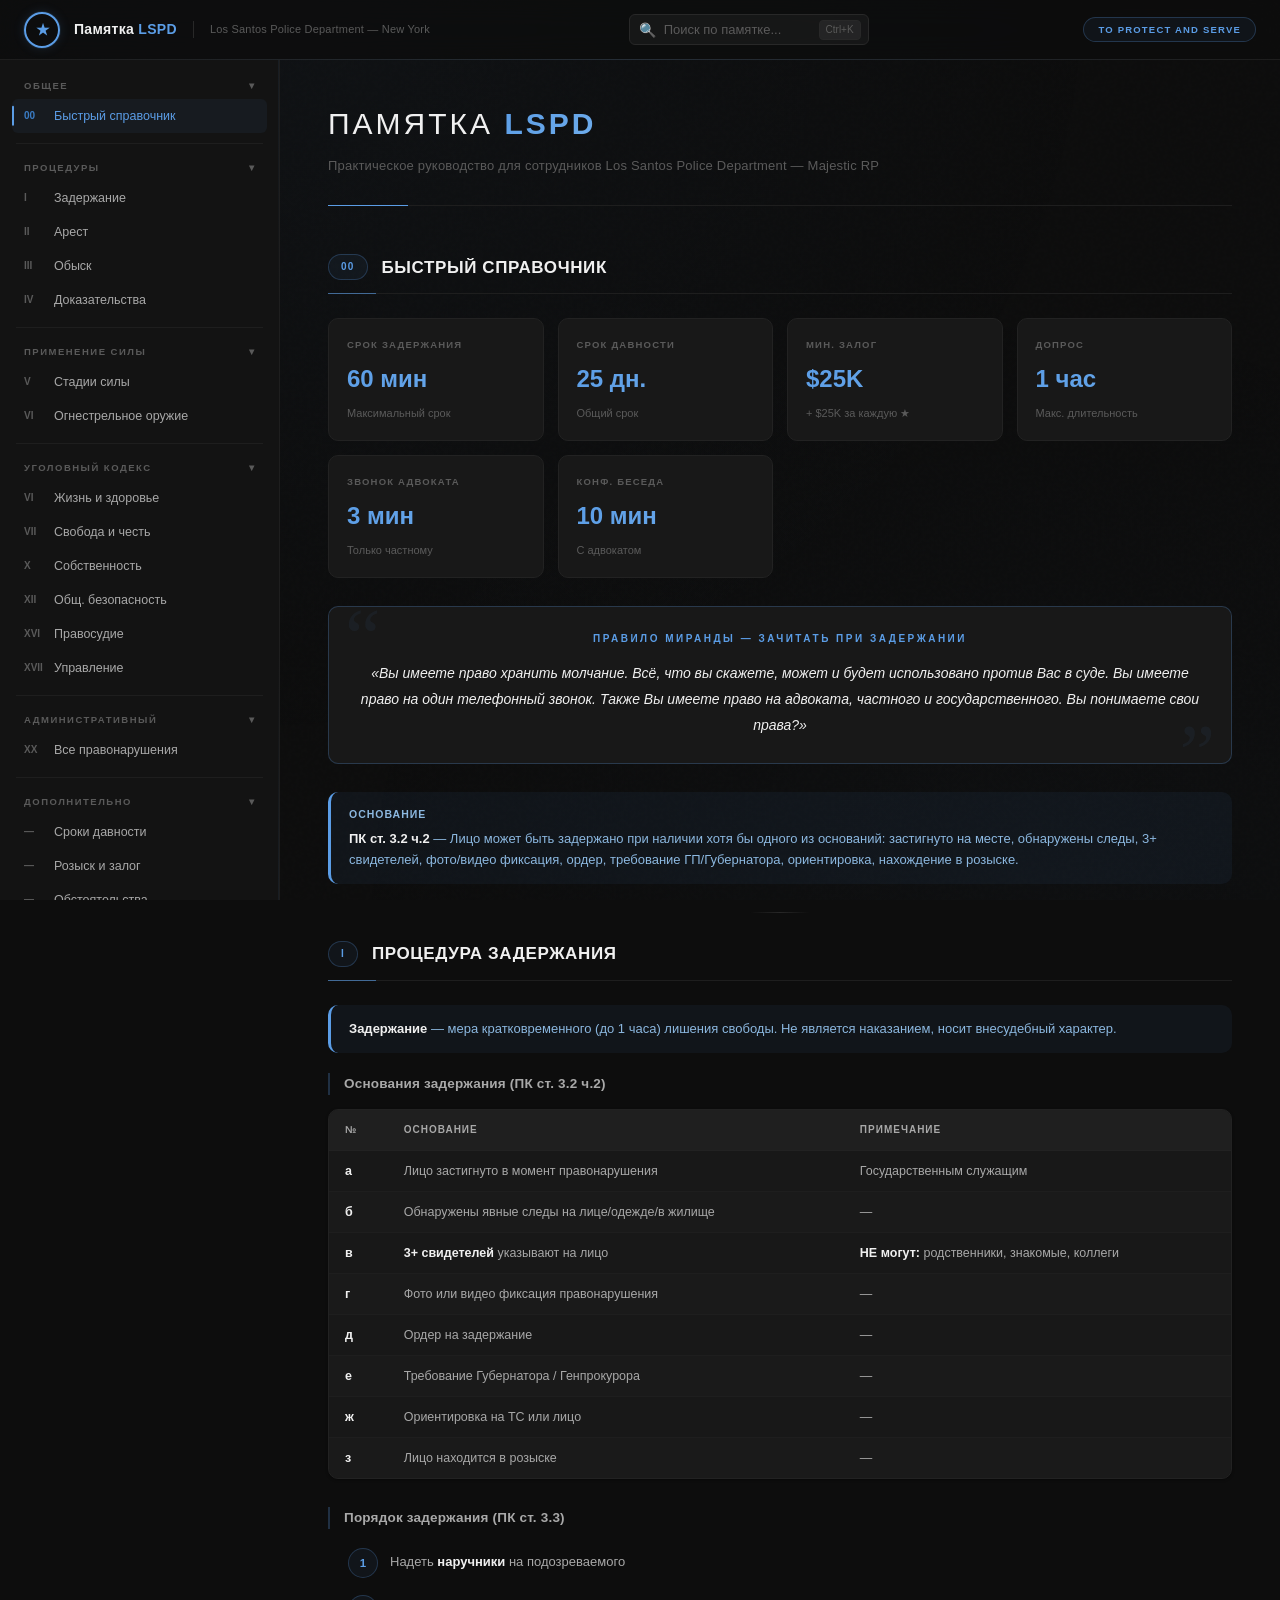
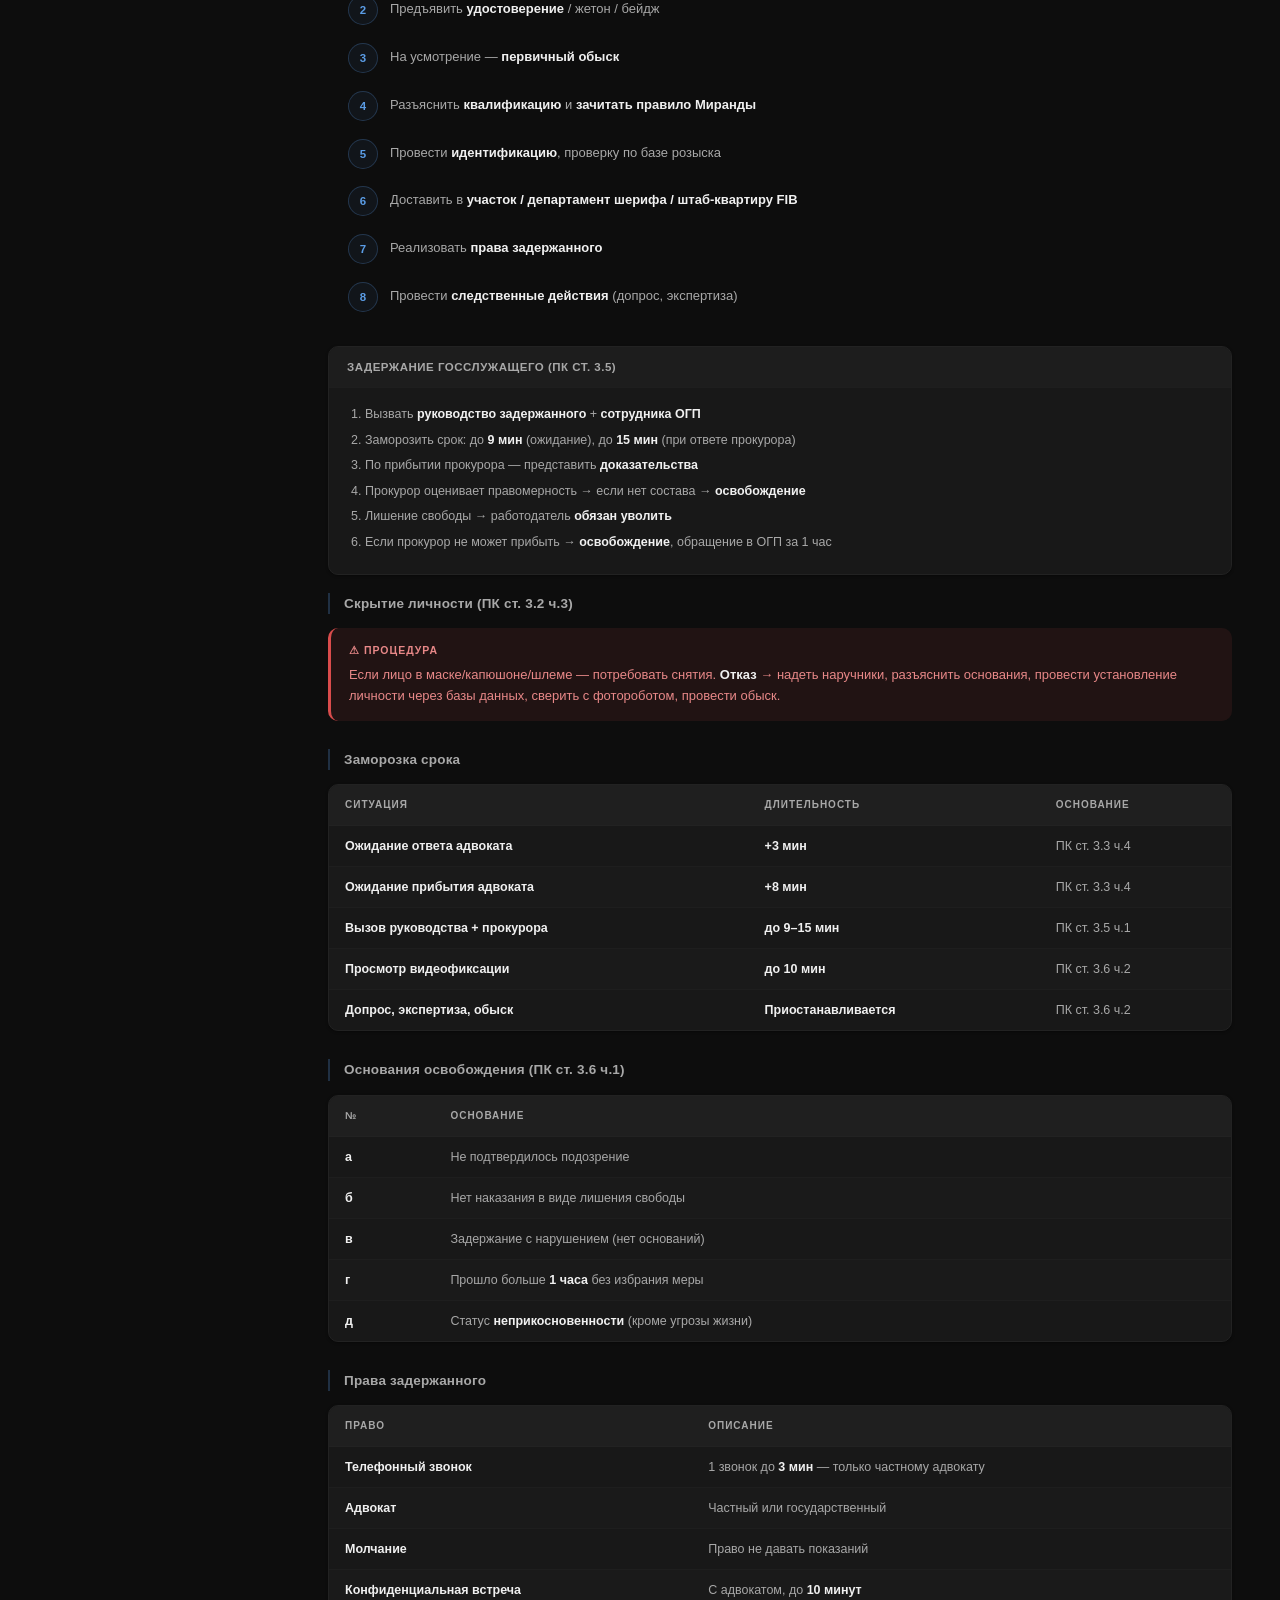
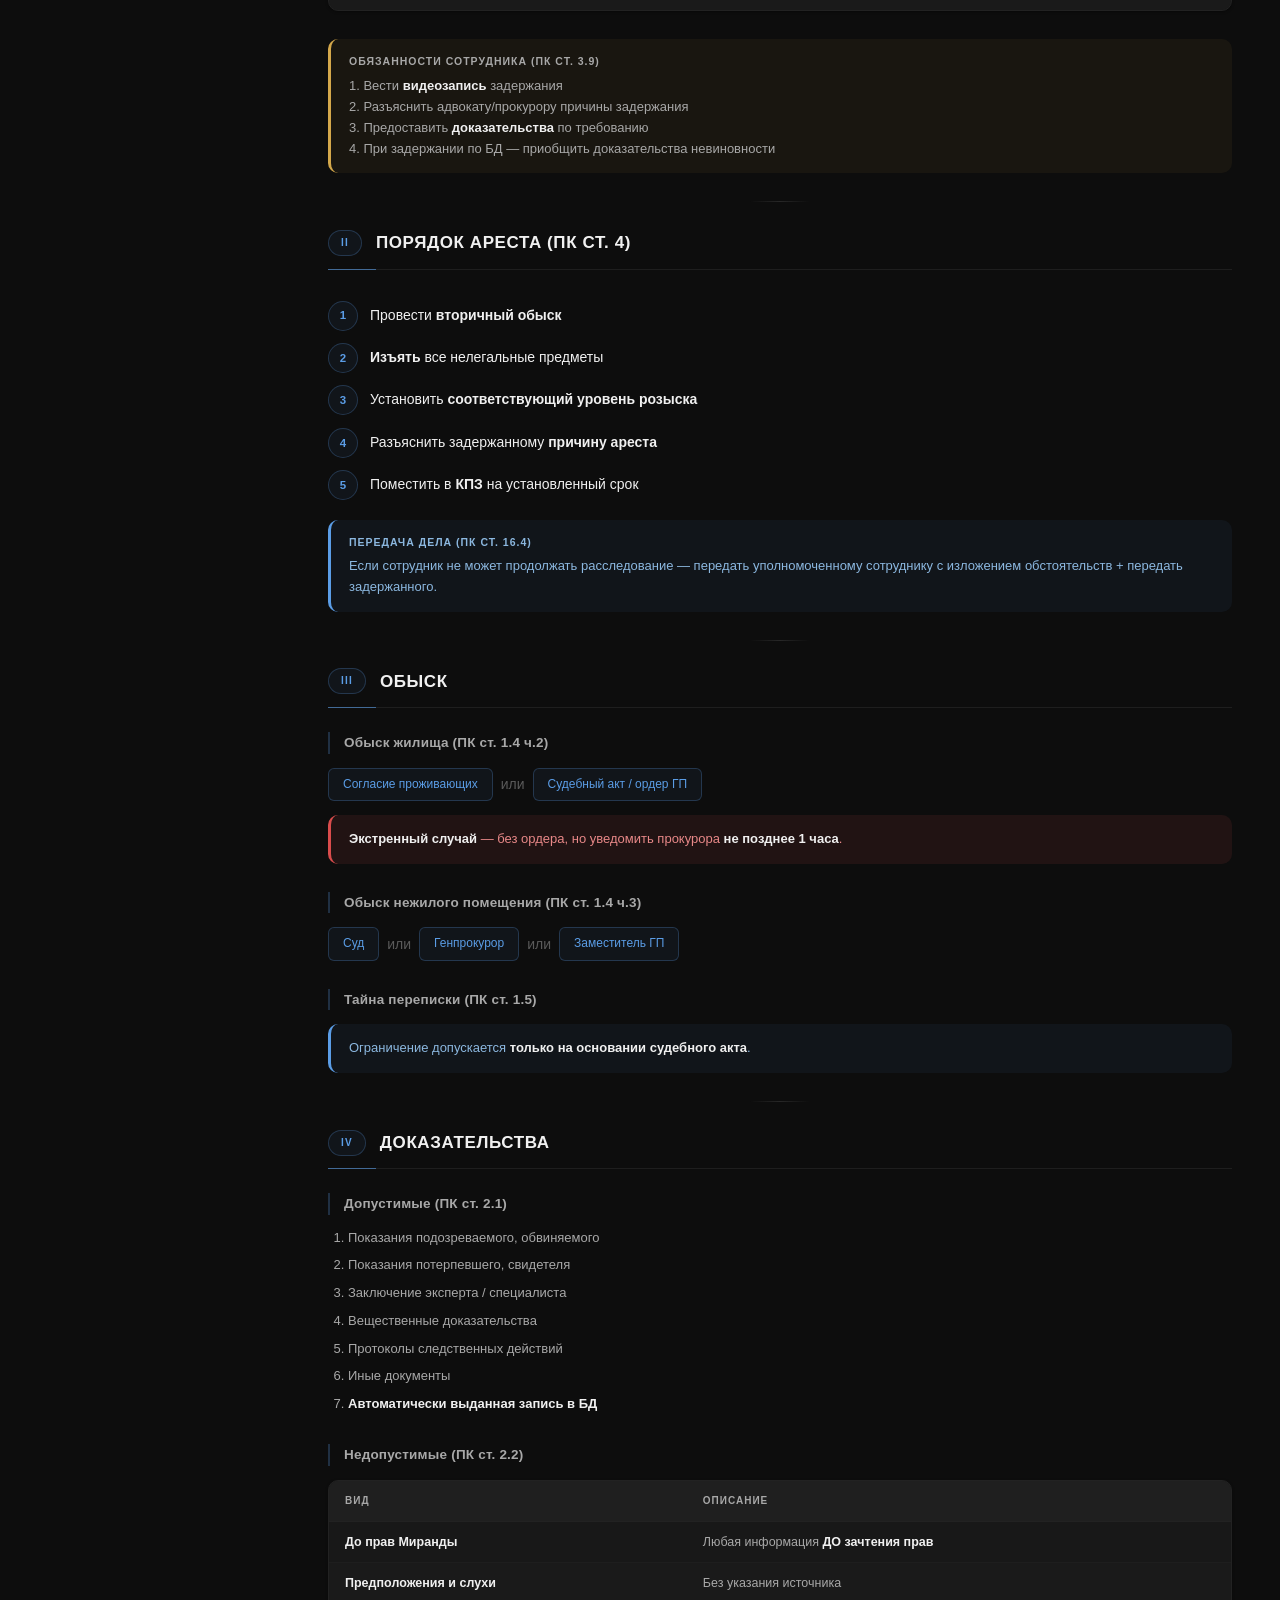
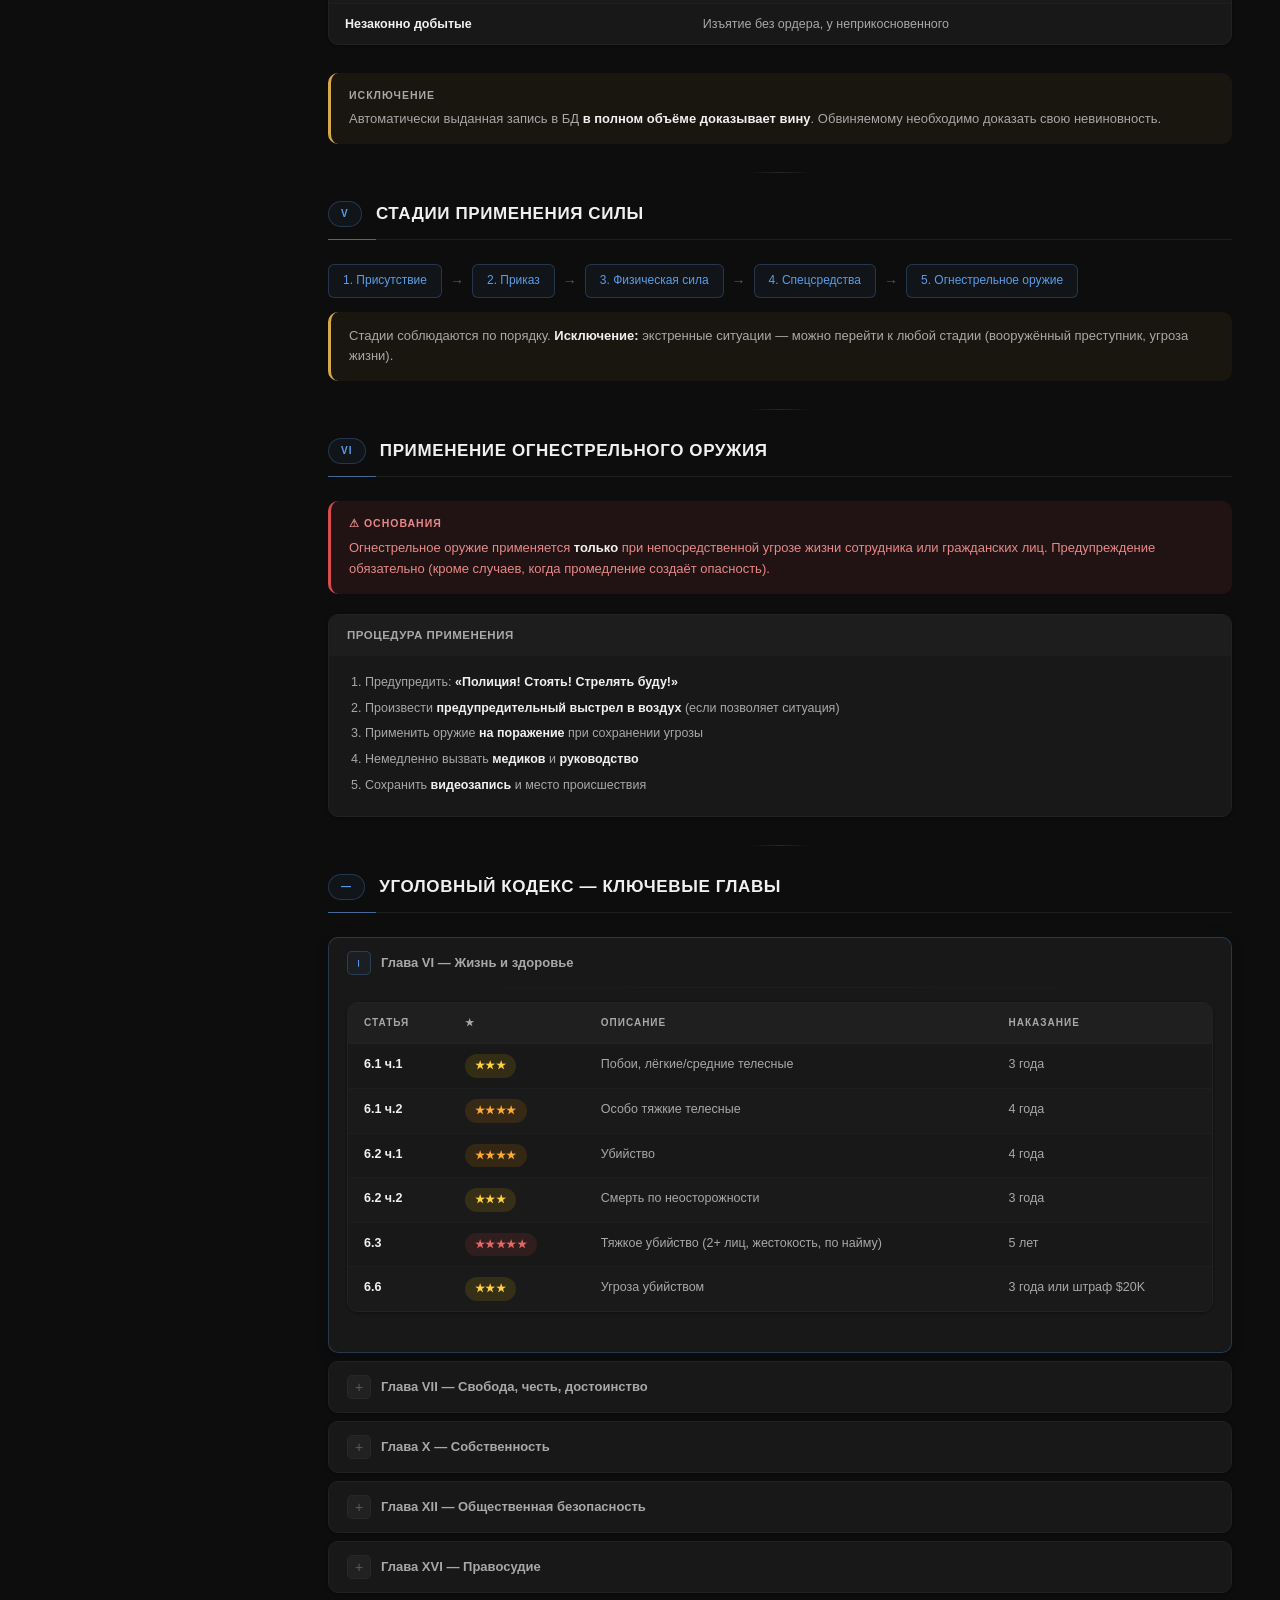
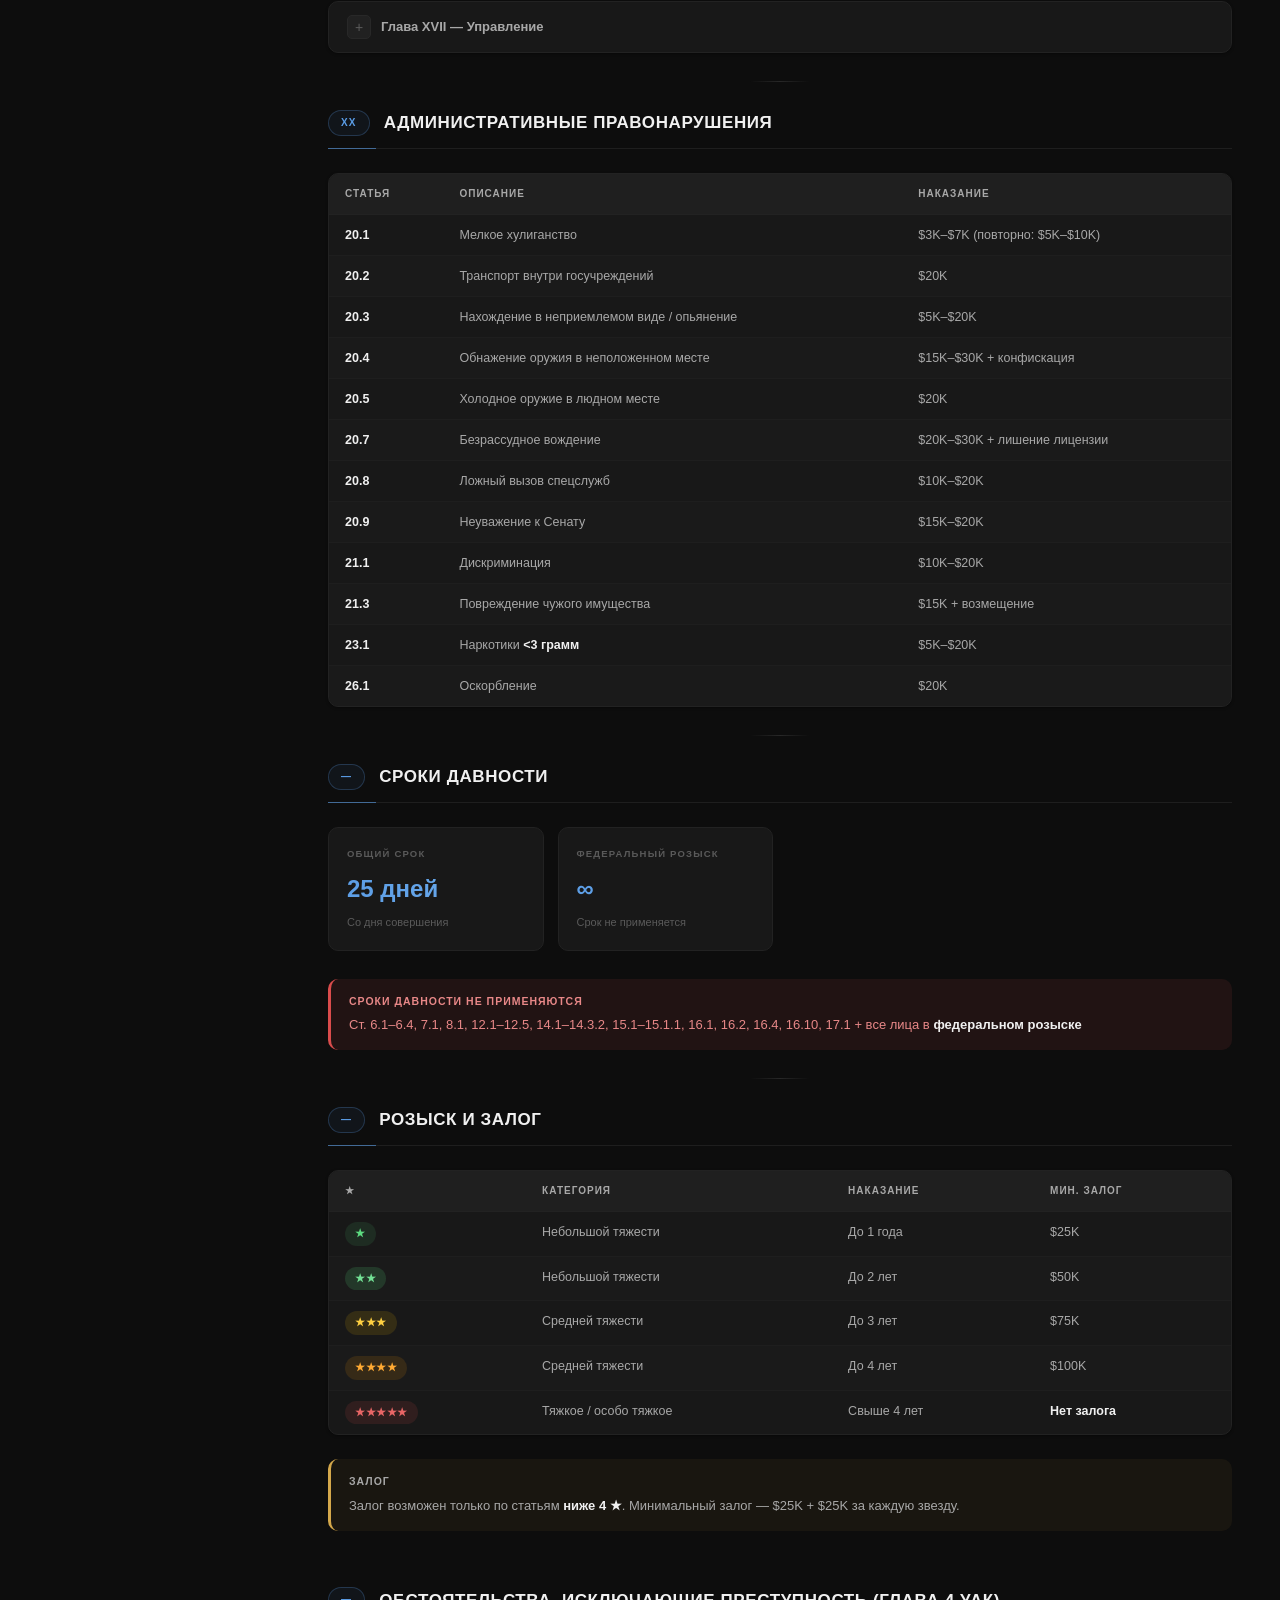
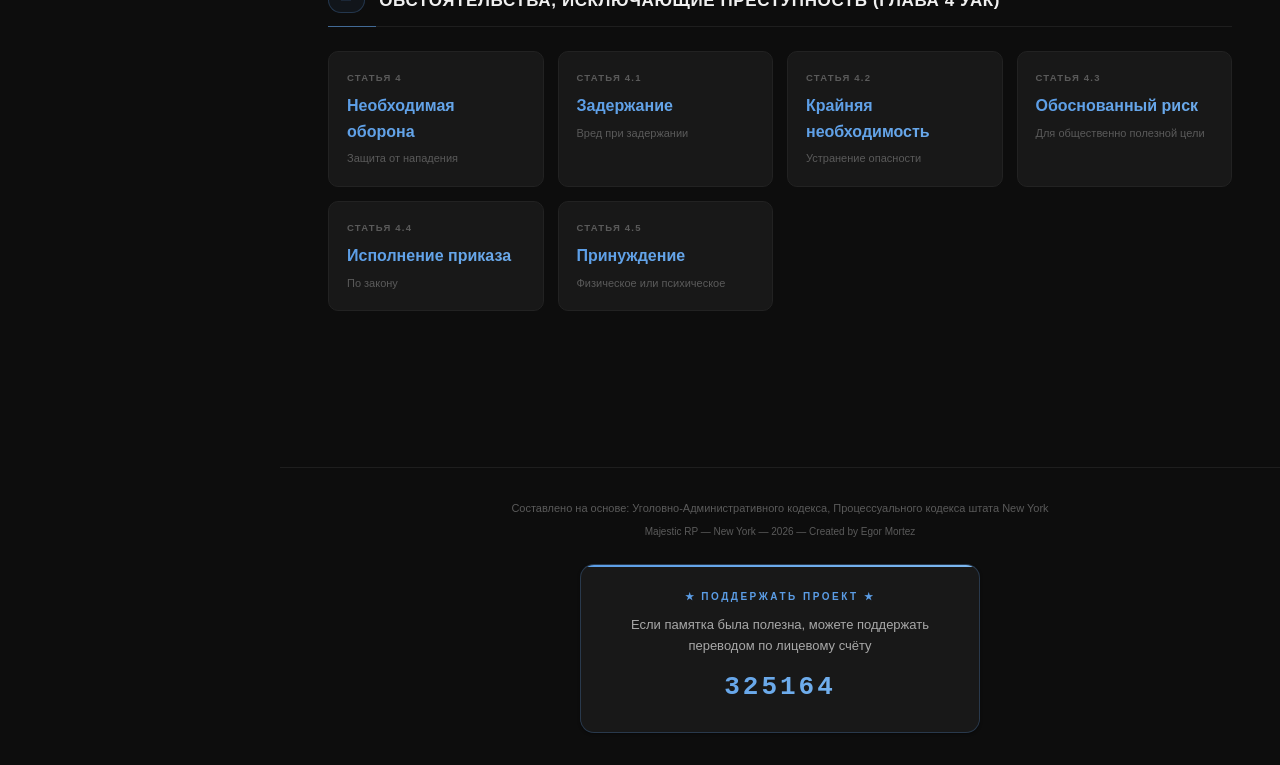
<file: памятка LSPD/Памятка LSPD.html>
<!DOCTYPE html>
<html lang="ru">
<head>
    <meta charset="UTF-8">
    <meta name="viewport" content="width=device-width, initial-scale=1.0">
    <title>Памятка LSPD — Majestic RP New York</title>
    <style>
        :root {
            --bg-primary: #0d0d0d;
            --bg-secondary: #131313;
            --bg-card: #181818;
            --bg-card-hover: #1e1e1e;
            --bg-hover: #212121;
            --bg-input: #161616;
            --accent-primary: #5b9de6;
            --accent-primary-light: #7db8f0;
            --accent-primary-dim: #3a7cc4;
            --accent-primary-glow: rgba(91, 157, 230, 0.15);
            --accent-primary-glow2: rgba(91, 157, 230, 0.06);
            --accent-primary-border: rgba(91, 157, 230, 0.25);
            --accent-primary-gradient: linear-gradient(135deg, #5b9de6, #7db8f0);
            --accent-red: #d94c4c;
            --accent-red-soft: rgba(217, 76, 76, 0.1);
            --accent-red-border: rgba(217, 76, 76, 0.3);
            --accent-green: #4dbf6e;
            --accent-green-soft: rgba(77, 191, 110, 0.1);
            --accent-green-border: rgba(77, 191, 110, 0.3);
            --accent-gold: #d4a84b;
            --accent-gold-glow2: rgba(212, 168, 75, 0.06);
            --accent-gold-border: rgba(212, 168, 75, 0.25);
            --text-primary: #f0f0f0;
            --text-secondary: #a8a8a8;
            --text-muted: #5a5a5a;
            --border-color: #1e1e1e;
            --border-light: #282828;
            --border-card: #222222;
            --sidebar-width: 280px;
            --header-height: 60px;
            --radius-sm: 6px;
            --radius-md: 10px;
            --radius-lg: 14px;
            --shadow-sm: 0 1px 3px rgba(0,0,0,0.4);
            --shadow-md: 0 4px 12px rgba(0,0,0,0.3);
            --shadow-lg: 0 8px 32px rgba(0,0,0,0.4);
            --transition-fast: 0.12s ease;
            --transition-normal: 0.2s ease;
            --transition-slow: 0.35s ease;
        }

        * { margin: 0; padding: 0; box-sizing: border-box; }
        html { scroll-behavior: smooth; scrollbar-width: thin; scrollbar-color: #333 var(--bg-primary); }
        body {
            font-family: -apple-system, BlinkMacSystemFont, 'Segoe UI', 'Inter', 'Helvetica Neue', Arial, sans-serif;
            background: var(--bg-primary);
            color: var(--text-primary);
            line-height: 1.6;
            font-size: 14px;
            -webkit-font-smoothing: antialiased;
            -moz-osx-font-smoothing: grayscale;
        }
        body::before {
            content: '';
            position: fixed;
            top: 0; left: 0;
            width: 100vw; height: 100vh;
            background: radial-gradient(ellipse at 20% 0%, rgba(91,157,230,0.04) 0%, transparent 60%),
                        radial-gradient(ellipse at 80% 100%, rgba(91,157,230,0.02) 0%, transparent 50%);
            pointer-events: none;
            z-index: 0;
        }
        body::after {
            content: '';
            position: fixed;
            top: 0; left: 0;
            width: 100vw; height: 100vh;
            opacity: 0.015;
            background-image: url("data:image/svg+xml,%3Csvg viewBox='0 0 256 256' xmlns='http://www.w3.org/2000/svg'%3E%3Cfilter id='noise'%3E%3CfeTurbulence type='fractalNoise' baseFrequency='0.9' numOctaves='4' stitchTiles='stitch'/%3E%3C/filter%3E%3Crect width='100%25' height='100%25' filter='url(%23noise)'/%3E%3C/svg%3E");
            pointer-events: none;
            z-index: 0;
        }
        ::-webkit-scrollbar { width: 6px; }
        ::-webkit-scrollbar-track { background: transparent; }
        ::-webkit-scrollbar-thumb { background: #333; border-radius: 3px; }
        ::-webkit-scrollbar-thumb:hover { background: #444; }

        .header {
            position: fixed; top: 0; left: 0; right: 0;
            height: var(--header-height);
            background: rgba(13, 13, 13, 0.85);
            border-bottom: 1px solid var(--border-color);
            display: flex; align-items: center; padding: 0 24px;
            z-index: 1000;
            backdrop-filter: blur(16px) saturate(180%);
            -webkit-backdrop-filter: blur(16px) saturate(180%);
        }
        .header::after {
            content: '';
            position: absolute; bottom: -1px; left: 0; right: 0;
            height: 1px;
            background: linear-gradient(90deg, transparent, var(--accent-primary-border), transparent);
            opacity: 0.5;
        }
        .header-progress {
            position: absolute; bottom: 0; left: 0;
            height: 2px;
            background: var(--accent-primary-gradient);
            width: 0%;
            transition: width 0.1s linear;
            z-index: 1;
        }
        .header-emblem {
            width: 36px; height: 36px;
            border: 2px solid var(--accent-primary);
            border-radius: 50%;
            display: flex; align-items: center; justify-content: center;
            font-size: 15px;
            color: var(--accent-primary);
            font-weight: 700;
            margin-right: 14px; flex-shrink: 0;
            box-shadow: 0 0 12px rgba(91,157,230,0.15);
            position: relative;
        }
        .header-emblem::after {
            content: '';
            position: absolute; inset: -3px;
            border-radius: 50%;
            border: 1px solid rgba(91,157,230,0.1);
        }
        .header-title { font-size: 14px; font-weight: 600; color: var(--text-primary); letter-spacing: 0.3px; }
        .header-subtitle {
            font-size: 11px; color: var(--text-muted);
            margin-left: 16px; padding-left: 16px;
            border-left: 1px solid var(--border-light);
            letter-spacing: 0.2px;
        }
        .header-badge {
            margin-left: auto;
            background: var(--accent-primary-glow2);
            border: 1px solid var(--accent-primary-border);
            color: var(--accent-primary);
            padding: 4px 14px; border-radius: 20px;
            font-size: 9.5px; font-weight: 600;
            letter-spacing: 1.2px; text-transform: uppercase;
        }
        .header-search {
            margin-left: auto; position: relative; margin-right: 16px;
        }
        .header-search input {
            background: rgba(255,255,255,0.04);
            border: 1px solid var(--border-light);
            border-radius: var(--radius-sm);
            padding: 7px 12px 7px 34px;
            color: var(--text-primary); font-size: 13px;
            width: 240px; outline: none;
            transition: all var(--transition-normal);
        }
        .header-search input:focus {
            border-color: var(--accent-primary-border);
            background: rgba(255,255,255,0.06);
            width: 300px;
            box-shadow: 0 0 0 3px rgba(91,157,230,0.08);
        }
        .header-search input::placeholder { color: var(--text-muted); }
        .header-search .search-icon {
            position: absolute; left: 10px; top: 50%; transform: translateY(-50%);
            color: var(--text-muted); font-size: 14px; pointer-events: none;
        }
        .header-search .search-kbd {
            position: absolute; right: 8px; top: 50%; transform: translateY(-50%);
            background: rgba(255,255,255,0.06);
            border: 1px solid var(--border-light);
            border-radius: 4px; padding: 1px 6px;
            font-size: 10px; color: var(--text-muted); font-family: inherit;
        }
        .header-search.has-results .search-kbd { display: none; }
        .search-nav { display: none; align-items: center; gap: 4px; margin-left: 8px; }
        .search-nav.visible { display: flex; }
        .search-nav button {
            background: rgba(255,255,255,0.04);
            border: 1px solid var(--border-light);
            border-radius: 4px; padding: 4px 8px;
            color: var(--text-secondary); cursor: pointer;
            font-size: 12px; transition: all var(--transition-fast);
        }
        .search-nav button:hover { background: rgba(255,255,255,0.08); color: var(--text-primary); }
        .search-count { font-size: 11px; color: var(--text-muted); min-width: 50px; text-align: center; }
        .search-close {
            background: none; border: none; color: var(--text-muted);
            cursor: pointer; font-size: 16px; padding: 2px 6px;
            border-radius: 3px; transition: all var(--transition-fast);
        }
        .search-close:hover { background: rgba(255,255,255,0.06); color: var(--text-primary); }
        mark.search-highlight {
            background: rgba(91, 157, 230, 0.25);
            color: var(--accent-primary-light);
            padding: 1px 4px; border-radius: 3px;
        }
        mark.search-current {
            background: rgba(91, 157, 230, 0.5);
            color: #fff; padding: 1px 4px; border-radius: 3px;
            box-shadow: 0 0 6px rgba(91,157,230,0.3);
        }
        .search-dim { opacity: 0.12; transition: opacity var(--transition-normal); }
        .search-section-match { opacity: 1 !important; }

        .sidebar {
            position: fixed; top: var(--header-height); left: 0; bottom: 0;
            width: var(--sidebar-width);
            background: var(--bg-secondary);
            border-right: 1px solid var(--border-color);
            overflow-y: auto; z-index: 900; padding: 12px 0;
        }
        .sidebar::before {
            content: '';
            position: absolute; top: 0; right: 0; bottom: 0; width: 1px;
            background: linear-gradient(180deg, var(--accent-primary-border), transparent 30%, transparent 70%, var(--accent-primary-border));
            opacity: 0.3;
        }
        .sidebar-group { padding: 0 12px; margin-bottom: 4px; }
        .sidebar-group-toggle {
            display: flex; align-items: center; justify-content: space-between;
            width: 100%; padding: 8px 12px;
            background: none; border: none;
            color: var(--text-muted);
            font-size: 9.5px; font-weight: 700;
            text-transform: uppercase; letter-spacing: 1.5px;
            cursor: pointer; transition: color var(--transition-fast);
            border-radius: var(--radius-sm);
        }
        .sidebar-group-toggle:hover { color: var(--text-secondary); background: rgba(255,255,255,0.02); }
        .sidebar-group-toggle .toggle-arrow { transition: transform var(--transition-fast); font-size: 10px; }
        .sidebar-group.collapsed .toggle-arrow { transform: rotate(-90deg); }
        .sidebar-group-links { overflow: hidden; max-height: 600px; transition: max-height 0.25s ease; }
        .sidebar-group.collapsed .sidebar-group-links { max-height: 0; }
        .sidebar-divider { height: 1px; background: var(--border-color); margin: 10px 16px; }
        .sidebar-link {
            display: flex; align-items: center;
            padding: 7px 12px;
            color: var(--text-secondary); text-decoration: none;
            font-size: 12.5px;
            border-radius: var(--radius-sm);
            transition: all var(--transition-fast);
            gap: 8px; position: relative;
        }
        .sidebar-link::before {
            content: '';
            position: absolute; left: 0; top: 50%; transform: translateY(-50%);
            width: 2px; height: 0;
            background: var(--accent-primary);
            border-radius: 1px;
            transition: height var(--transition-normal);
        }
        .sidebar-link:hover { background: rgba(255,255,255,0.03); color: var(--text-primary); }
        .sidebar-link.active { background: var(--accent-primary-glow2); color: var(--accent-primary); }
        .sidebar-link.active::before {
            height: 60%;
            animation: activePulse 2s ease-in-out infinite;
        }
        @keyframes activePulse { 0%, 100% { opacity: 1; } 50% { opacity: 0.6; } }
        .sidebar-link .num {
            font-size: 10px; font-weight: 600;
            color: var(--text-muted); min-width: 22px;
            font-variant-numeric: tabular-nums;
        }
        .sidebar-link.active .num { color: var(--accent-primary-dim); }

        .main {
            margin-left: var(--sidebar-width);
            margin-top: var(--header-height);
            min-height: calc(100vh - var(--header-height));
            position: relative; z-index: 1;
        }
        .content {
            max-width: 1080px;
            margin: 0 auto;
            padding: 40px 48px 100px;
            animation: contentFadeIn 0.6s ease 3.6s both;
        }
        @keyframes contentFadeIn {
            0% { opacity: 0; transform: translateY(12px); }
            100% { opacity: 1; transform: translateY(0); }
        }

        .page-title {
            margin-bottom: 48px; padding-bottom: 28px;
            border-bottom: 1px solid var(--border-color);
            position: relative;
        }
        .page-title::after {
            content: '';
            position: absolute; bottom: -1px; left: 0;
            width: 80px; height: 1px;
            background: var(--accent-primary);
        }
        .page-title h1 {
            font-size: 30px; font-weight: 200;
            letter-spacing: 3px; text-transform: uppercase;
            color: var(--text-primary); margin-bottom: 8px;
        }
        .page-title h1 strong {
            font-weight: 700;
            background: var(--accent-primary-gradient);
            -webkit-background-clip: text; -webkit-text-fill-color: transparent;
            background-clip: text;
        }
        .page-title .desc { font-size: 13px; color: var(--text-muted); letter-spacing: 0.2px; }

        .section {
            margin-bottom: 56px;
            scroll-margin-top: calc(var(--header-height) + 24px);
            opacity: 0; transform: translateY(16px);
            animation: sectionFadeIn 0.6s ease forwards;
        }
        .section.animate-in { opacity: 1; transform: translateY(0); }
        .section.search-dim { opacity: 0.12 !important; transform: none !important; }
        @keyframes sectionFadeIn { to { opacity: 1; transform: translateY(0); } }

        .section-header {
            display: flex; align-items: center; gap: 14px;
            margin-bottom: 24px; padding-bottom: 12px;
            border-bottom: 1px solid var(--border-color);
            position: relative;
        }
        .section-header::after {
            content: '';
            position: absolute; bottom: -1px; left: 0;
            width: 48px; height: 1px;
            background: var(--accent-primary); opacity: 0.6;
        }
        .section-num {
            font-size: 10px; font-weight: 700;
            color: var(--accent-primary);
            background: var(--accent-primary-glow2);
            border: 1px solid var(--accent-primary-border);
            padding: 4px 12px; border-radius: 20px;
            letter-spacing: 1.2px;
            transition: all var(--transition-normal);
        }
        .section:hover .section-header .section-num {
            background: var(--accent-primary-glow);
            box-shadow: 0 0 10px rgba(91,157,230,0.1);
        }
        .section-title {
            font-size: 17px; font-weight: 600;
            color: var(--text-primary);
            text-transform: uppercase; letter-spacing: 0.6px;
        }

        .subsection { margin-bottom: 28px; }
        .subsection h3 {
            font-size: 13.5px; font-weight: 600;
            color: var(--text-secondary);
            margin-bottom: 12px; padding-left: 14px;
            border-left: 2px solid var(--accent-primary-border);
            letter-spacing: 0.2px;
        }
        .subsection p, .subsection ul, .subsection ol {
            color: var(--text-secondary); font-size: 13px; line-height: 1.75;
        }
        .subsection ul, .subsection ol { padding-left: 20px; }
        .subsection li { margin-bottom: 5px; }

        .table-wrap {
            overflow-x: auto; margin: 14px 0 24px;
            border: 1px solid var(--border-card);
            border-radius: var(--radius-md);
            background: var(--bg-card);
            box-shadow: var(--shadow-sm);
            transition: box-shadow var(--transition-normal);
        }
        .table-wrap:hover { box-shadow: var(--shadow-md); }
        table { width: 100%; border-collapse: collapse; font-size: 12.5px; }
        thead th {
            background: rgba(255,255,255,0.03);
            color: var(--text-secondary);
            font-weight: 600; font-size: 10px;
            text-transform: uppercase; letter-spacing: 1px;
            padding: 12px 16px; text-align: left;
            border-bottom: 1px solid var(--border-card);
            white-space: nowrap;
        }
        tbody td {
            padding: 10px 16px;
            border-bottom: 1px solid var(--border-color);
            color: var(--text-secondary); vertical-align: top;
            transition: background var(--transition-fast);
        }
        tbody tr:nth-child(even) { background: rgba(255,255,255,0.008); }
        tbody tr:last-child td { border-bottom: none; }
        tbody tr:hover td { background: rgba(91,157,230,0.04); }
        tbody td:first-child {
            font-weight: 600; color: var(--text-primary);
            white-space: nowrap; font-variant-numeric: tabular-nums;
        }

        .star {
            display: inline-flex; align-items: center; justify-content: center;
            padding: 3px 10px; border-radius: 20px;
            font-size: 11px; font-weight: 700;
            letter-spacing: 0.5px; transition: all var(--transition-fast);
        }
        .star:hover { transform: scale(1.05); }
        .star-1 { background: rgba(77,191,110,0.12); color: #5ddb80; }
        .star-2 { background: rgba(77,191,110,0.18); color: #72e094; }
        .star-3 { background: rgba(255,193,7,0.12); color: #ffd142; }
        .star-4 { background: rgba(255,152,0,0.12); color: #ffaa33; }
        .star-5 { background: rgba(217,76,76,0.12); color: #e86666; }

        .jur {
            display: inline-flex; align-items: center;
            padding: 3px 10px; border-radius: 20px;
            font-size: 10px; font-weight: 600;
            letter-spacing: 0.5px; transition: all var(--transition-fast);
        }
        .jur:hover { transform: scale(1.05); }
        .jur-f { background: var(--accent-primary-glow2); color: var(--accent-primary); }
        .jur-r { background: var(--accent-green-soft); color: var(--accent-green); }
        .jur-fr { background: rgba(167,139,250,0.1); color: #a78bfa; }
        .jur-fin { background: var(--accent-gold-glow2); color: var(--accent-gold); }
        .jur-mil { background: rgba(121,85,72,0.15); color: #b89888; }

        .checklist { list-style: none; padding: 0; }
        .checklist li { padding: 7px 0 7px 26px; position: relative; transition: color var(--transition-fast); }
        .checklist li::before {
            content: '';
            position: absolute; left: 0; top: 13px;
            width: 16px; height: 16px;
            border: 1.5px solid var(--border-light);
            border-radius: 4px; transition: all var(--transition-fast);
        }
        .checklist li:hover { color: var(--text-primary); }
        .checklist li:hover::before {
            border-color: var(--accent-primary-border);
            background: var(--accent-primary-glow2);
        }

        .steps { list-style: none; padding: 0; counter-reset: step; }
        .steps li { counter-increment: step; padding: 10px 0 10px 42px; position: relative; }
        .steps li::before {
            content: counter(step);
            position: absolute; left: 0; top: 7px;
            width: 28px; height: 28px;
            background: var(--accent-primary-glow2);
            border: 1px solid var(--accent-primary-border);
            border-radius: 50%;
            display: flex; align-items: center; justify-content: center;
            font-size: 11.5px; font-weight: 700;
            color: var(--accent-primary);
            font-variant-numeric: tabular-nums;
            transition: all var(--transition-normal);
        }
        .steps li:hover::before {
            background: var(--accent-primary-glow);
            box-shadow: 0 0 10px rgba(91,157,230,0.15);
        }

        .alert {
            padding: 14px 18px; border-radius: var(--radius-md);
            margin: 14px 0 20px; font-size: 13px;
            border-left: 3px solid;
            position: relative; overflow: hidden;
            transition: all var(--transition-normal);
        }
        .alert:hover { transform: translateX(4px); }
        .alert-gold { background: var(--accent-gold-glow2); border-color: var(--accent-gold); color: var(--text-secondary); }
        .alert-red { background: var(--accent-red-soft); border-color: var(--accent-red); color: #e88888; }
        .alert-green { background: var(--accent-green-soft); border-color: var(--accent-green); color: #82d9a0; }
        .alert-blue { background: var(--accent-primary-glow2); border-color: var(--accent-primary); color: #8cb8e0; }
        .alert strong { color: var(--text-primary); }
        .alert-title {
            font-weight: 700; font-size: 10.5px;
            text-transform: uppercase; letter-spacing: 1px;
            margin-bottom: 6px;
        }

        .cards {
            display: grid;
            grid-template-columns: repeat(auto-fill, minmax(180px, 1fr));
            gap: 14px; margin: 18px 0 28px;
        }
        .card {
            background: var(--bg-card);
            border: 1px solid var(--border-card);
            border-radius: var(--radius-md);
            padding: 18px;
            transition: all var(--transition-normal);
            position: relative; overflow: hidden;
        }
        .card::before {
            content: '';
            position: absolute; top: 0; left: 0; right: 0;
            height: 2px;
            background: var(--accent-primary-gradient);
            opacity: 0; transition: opacity var(--transition-normal);
        }
        .card::after {
            content: '';
            position: absolute; top: -50%; left: -50%;
            width: 200%; height: 200%;
            background: radial-gradient(circle at center, rgba(91,157,230,0.04) 0%, transparent 70%);
            opacity: 0; transition: opacity var(--transition-slow);
            pointer-events: none;
        }
        .card:hover {
            border-color: var(--accent-primary-border);
            transform: translateY(-3px);
            box-shadow: var(--shadow-md), 0 0 20px rgba(91,157,230,0.06);
        }
        .card:hover::before, .card:hover::after { opacity: 1; }
        .card-label {
            font-size: 9.5px; font-weight: 700;
            text-transform: uppercase; letter-spacing: 1.2px;
            color: var(--text-muted); margin-bottom: 8px;
        }
        .card-value {
            font-size: 24px; font-weight: 700;
            background: var(--accent-primary-gradient);
            -webkit-background-clip: text; -webkit-text-fill-color: transparent;
            background-clip: text;
        }
        .card-desc { font-size: 11px; color: var(--text-muted); margin-top: 6px; }

        .scenario {
            background: var(--bg-card);
            border: 1px solid var(--border-card);
            border-radius: var(--radius-md);
            margin: 14px 0 18px; overflow: hidden;
            box-shadow: var(--shadow-sm);
            transition: all var(--transition-normal);
        }
        .scenario:hover { box-shadow: var(--shadow-md); transform: translateY(-2px); }
        .scenario-header {
            background: rgba(255,255,255,0.02);
            padding: 11px 18px;
            font-size: 11.5px; font-weight: 600;
            color: var(--text-secondary);
            text-transform: uppercase; letter-spacing: 0.5px;
            border-bottom: 1px solid var(--border-color);
        }
        .scenario-body { padding: 16px 18px; }
        .scenario-body ol, .scenario-body ul { padding-left: 18px; }
        .scenario-body li {
            color: var(--text-secondary); font-size: 12.5px;
            margin-bottom: 5px; line-height: 1.65;
        }

        .miranda {
            background: var(--bg-card);
            border: 1px solid var(--accent-primary-border);
            border-radius: var(--radius-md);
            padding: 24px; margin: 18px 0 28px;
            text-align: center; position: relative; overflow: hidden;
            transition: all var(--transition-normal);
        }
        .miranda:hover { box-shadow: var(--shadow-md), 0 0 24px rgba(91,157,230,0.06); }
        .miranda::before, .miranda::after {
            content: '\201C';
            position: absolute; font-size: 80px;
            color: var(--accent-primary); opacity: 0.06;
            font-family: Georgia, serif; line-height: 1;
        }
        .miranda::before { top: -10px; left: 16px; }
        .miranda::after { content: '\201D'; bottom: -30px; right: 16px; }
        .miranda-label {
            font-size: 10px; font-weight: 700;
            text-transform: uppercase; letter-spacing: 2.5px;
            color: var(--accent-primary); margin-bottom: 14px;
        }
        .miranda-text {
            font-size: 14px; font-style: italic;
            color: var(--text-primary); line-height: 1.85;
            position: relative; z-index: 1;
        }

        strong { color: var(--text-primary); }
        em { color: var(--text-secondary); font-style: italic; }
        code {
            background: rgba(255,255,255,0.06);
            padding: 2px 8px; border-radius: 4px;
            font-size: 12px; color: var(--accent-primary-light);
            font-family: 'JetBrains Mono', 'Fira Code', 'Consolas', monospace;
            border: 1px solid rgba(255,255,255,0.04);
            transition: all var(--transition-fast);
        }
        code:hover { background: rgba(255,255,255,0.08); border-color: var(--accent-primary-border); }

        .arrow-flow { display: flex; align-items: center; gap: 8px; flex-wrap: wrap; margin: 14px 0; }
        .arrow-flow .step {
            background: var(--bg-card);
            border: 1px solid var(--border-card);
            padding: 6px 14px; border-radius: var(--radius-sm);
            font-size: 12px; font-weight: 500;
            color: var(--text-secondary);
            transition: all var(--transition-fast);
            position: relative; overflow: hidden;
        }
        .arrow-flow .step:hover {
            border-color: var(--border-light);
            color: var(--text-primary);
            transform: translateY(-1px);
        }
        .arrow-flow .step.gold {
            border-color: var(--accent-primary-border);
            background: var(--accent-primary-glow2);
            color: var(--accent-primary);
        }
        .arrow-flow .step.gold:hover {
            background: var(--accent-primary-glow);
            box-shadow: 0 0 12px rgba(91,157,230,0.08);
        }
        .arrow-flow .arrow { color: var(--text-muted); font-size: 14px; }

        details {
            background: var(--bg-card);
            border: 1px solid var(--border-card);
            border-radius: var(--radius-md);
            margin-bottom: 8px; overflow: hidden;
            scroll-margin-top: calc(var(--header-height) + 24px);
            transition: all var(--transition-normal);
            box-shadow: var(--shadow-sm);
        }
        details:hover { border-color: var(--border-light); box-shadow: var(--shadow-sm), 0 0 16px rgba(0,0,0,0.15); }
        details[open] { border-color: var(--accent-primary-border); box-shadow: var(--shadow-md), 0 0 20px rgba(91,157,230,0.04); }
        summary {
            padding: 13px 18px; cursor: pointer;
            font-size: 13px; font-weight: 600;
            color: var(--text-secondary);
            user-select: none; list-style: none;
            display: flex; align-items: center; gap: 10px;
            transition: all var(--transition-fast);
            position: relative;
        }
        summary::after {
            content: '';
            position: absolute; bottom: 0; left: 18px; right: 18px;
            height: 1px;
            background: linear-gradient(90deg, transparent, var(--border-color), transparent);
            opacity: 0; transition: opacity var(--transition-fast);
        }
        details[open] summary::after { opacity: 1; }
        summary:hover { background: rgba(255,255,255,0.02); color: var(--text-primary); }
        summary::-webkit-details-marker { display: none; }
        summary::before {
            content: '+';
            display: inline-flex; align-items: center; justify-content: center;
            width: 22px; height: 22px;
            border-radius: 5px;
            background: rgba(255,255,255,0.04);
            border: 1px solid var(--border-light);
            font-size: 14px; font-weight: 300;
            color: var(--text-muted);
            transition: all var(--transition-fast);
            flex-shrink: 0; position: relative;
        }
        details[open] summary::before {
            content: '\2212';
            background: var(--accent-primary-glow2);
            border-color: var(--accent-primary-border);
            color: var(--accent-primary);
            transform: rotate(90deg);
        }
        details .detail-body { padding: 0 18px 16px; animation: detailBodyIn 0.25s ease; }
        @keyframes detailBodyIn { from { opacity: 0; transform: translateY(-6px); } to { opacity: 1; transform: translateY(0); } }

        .tree { padding: 0; list-style: none; margin: 14px 0; }
        .tree li {
            position: relative; padding-left: 24px;
            margin-bottom: 8px;
            color: var(--text-secondary); font-size: 13px;
            transition: color var(--transition-fast);
        }
        .tree li:hover { color: var(--text-primary); }
        .tree li::before {
            content: '';
            position: absolute; left: 0; top: 10px;
            width: 14px; height: 1px;
            background: var(--border-light);
        }
        .tree li::after {
            content: '';
            position: absolute; left: 0; top: -8px; bottom: 10px;
            width: 1px; background: var(--border-color);
        }
        .tree li:last-child::after { display: none; }
        .tree li strong { color: var(--text-primary); }

        .back-to-top {
            position: fixed; bottom: 32px; right: 32px;
            width: 42px; height: 42px;
            background: var(--bg-card);
            border: 1px solid var(--border-card);
            border-radius: var(--radius-md);
            display: flex; align-items: center; justify-content: center;
            cursor: pointer;
            opacity: 0; visibility: hidden;
            transition: all var(--transition-normal);
            z-index: 800;
            color: var(--text-muted); font-size: 16px;
            box-shadow: var(--shadow-md);
        }
        .back-to-top.visible { opacity: 1; visibility: visible; }
        .back-to-top:hover {
            background: var(--bg-card-hover);
            color: var(--accent-primary);
            border-color: var(--accent-primary-border);
            transform: translateY(-3px);
            box-shadow: var(--shadow-md), 0 0 16px rgba(91,157,230,0.08);
        }

        .tip {
            display: inline-block; position: relative;
            cursor: help;
            border-bottom: 1px dotted var(--text-muted);
            color: var(--text-secondary);
        }
        .tip:hover::after {
            content: attr(data-tip);
            position: absolute; bottom: calc(100% + 8px); left: 50%;
            transform: translateY(4px);
            background: var(--bg-card);
            border: 1px solid var(--border-light);
            border-radius: var(--radius-sm);
            padding: 8px 14px; font-size: 11px; line-height: 1.5;
            color: var(--text-secondary); white-space: nowrap;
            z-index: 100; box-shadow: var(--shadow-lg);
            opacity: 0; animation: tooltipIn 0.15s ease forwards;
        }
        @keyframes tooltipIn { to { opacity: 1; transform: translateY(0); } }

        .donate-box {
            background: var(--bg-card);
            border: 1px solid var(--accent-primary-border);
            border-radius: var(--radius-lg);
            padding: 24px 28px; text-align: center;
            margin: 40px auto 0; max-width: 420px;
            box-shadow: var(--shadow-sm);
            position: relative; overflow: hidden;
            transition: all var(--transition-normal);
        }
        .donate-box:hover {
            transform: translateY(-3px);
            box-shadow: var(--shadow-md), 0 0 30px rgba(91,157,230,0.08);
        }
        .donate-box::before {
            content: '';
            position: absolute; top: 0; left: 0; right: 0;
            height: 2px; background: var(--accent-primary-gradient);
        }
        .donate-box .donate-label {
            font-size: 10px; font-weight: 700;
            text-transform: uppercase; letter-spacing: 2.5px;
            color: var(--accent-primary); margin-bottom: 10px;
        }
        .donate-box .donate-text { font-size: 13px; color: var(--text-secondary); margin-bottom: 10px; }
        .donate-box .donate-number {
            font-size: 26px; font-weight: 700;
            font-family: 'JetBrains Mono', 'Fira Code', 'Consolas', monospace;
            background: var(--accent-primary-gradient);
            -webkit-background-clip: text; -webkit-text-fill-color: transparent;
            background-clip: text;
            letter-spacing: 3px;
            transition: all var(--transition-normal);
        }
        .donate-box:hover .donate-number { letter-spacing: 5px; }

        .footer {
            padding: 32px 48px;
            border-top: 1px solid var(--border-color);
            text-align: center; color: var(--text-muted);
            font-size: 11px;
            margin-left: var(--sidebar-width);
            position: relative; z-index: 1;
        }

        @keyframes goldShimmer {
            0% { background-position: 0% 50%; }
            100% { background-position: 200% 50%; }
        }
        .page-title h1 strong, .card-value {
            background-size: 200% 100%;
            animation: goldShimmer 4s ease-in-out infinite;
        }

        .section + .section::before {
            content: '';
            position: absolute; top: -28px; left: 50%;
            transform: translateX(-50%);
            width: 60px; height: 1px;
            background: linear-gradient(90deg, transparent, var(--border-light), transparent);
        }

        /* INTRO */
        .intro-overlay {
            position: fixed; top: 0; left: 0;
            width: 100vw; height: 100vh;
            background: var(--bg-primary);
            z-index: 10000;
            display: flex; flex-direction: column;
            align-items: center; justify-content: center;
            animation: introFadeOut 0.8s ease 3.2s forwards;
            pointer-events: none;
        }
        .intro-overlay::before {
            content: '';
            position: absolute; inset: 0;
            background: radial-gradient(circle at center, rgba(91,157,230,0.06) 0%, transparent 70%);
            animation: introPulseGlow 2s ease-in-out infinite;
        }
        .intro-overlay::after {
            content: '';
            position: absolute; top: 50%; left: 50%;
            transform: translate(-50%, -50%);
            width: 300px; height: 300px;
            border: 1px solid rgba(91,157,230,0.06);
            border-radius: 50%;
            animation: introRingExpand 3s ease-out forwards;
            pointer-events: none;
        }
        @keyframes introPulseGlow { 0%, 100% { opacity: 0.5; } 50% { opacity: 1; } }
        @keyframes introRingExpand { 0% { width: 90px; height: 90px; opacity: 0.8; } 100% { width: 500px; height: 500px; opacity: 0; } }
        .intro-emblem {
            width: 90px; height: 90px;
            border: 3px solid var(--accent-primary);
            border-radius: 50%;
            display: flex; align-items: center; justify-content: center;
            font-size: 40px; color: var(--accent-primary);
            animation: introPulse 1s ease-in-out;
            margin-bottom: 36px;
            box-shadow: 0 0 40px rgba(91,157,230,0.15), 0 0 80px rgba(91,157,230,0.05);
            position: relative;
        }
        .intro-emblem::before {
            content: '';
            position: absolute; inset: -12px;
            border-radius: 50%;
            border: 1px solid rgba(91,157,230,0.08);
            animation: emblemRing 2s ease-in-out infinite;
        }
        .intro-emblem::after {
            content: '';
            position: absolute; inset: -6px;
            border-radius: 50%;
            border: 1px solid rgba(91,157,230,0.1);
        }
        @keyframes emblemRing { 0%, 100% { transform: scale(1); opacity: 1; } 50% { transform: scale(1.05); opacity: 0.5; } }
        .intro-title {
            font-size: 16px; font-weight: 700;
            text-transform: uppercase; letter-spacing: 10px;
            color: var(--accent-primary);
            opacity: 0; animation: introReveal 0.8s ease 0.6s forwards;
        }
        .intro-subtitle {
            font-size: 11px; font-weight: 400;
            text-transform: uppercase; letter-spacing: 5px;
            color: var(--text-muted);
            margin-top: 14px;
            opacity: 0; animation: introReveal 0.8s ease 1.2s forwards;
        }
        .intro-line {
            width: 80px; height: 1px;
            background: linear-gradient(90deg, transparent, var(--accent-primary), transparent);
            margin-top: 24px;
            opacity: 0; animation: introReveal 0.6s ease 1.8s forwards;
        }
        .intro-credit {
            font-size: 10px; letter-spacing: 2.5px;
            color: var(--text-muted);
            margin-top: 18px;
            opacity: 0; animation: introReveal 0.6s ease 2.2s forwards;
        }
        .intro-credit strong { color: var(--accent-primary); font-weight: 600; }
        .intro-server {
            font-size: 10px; letter-spacing: 2.5px;
            color: var(--text-muted);
            margin-top: 7px;
            opacity: 0; animation: introReveal 0.6s ease 2.5s forwards;
        }
        @keyframes introPulse { 0% { transform: scale(0.6); opacity: 0; } 60% { transform: scale(1.05); opacity: 1; } 100% { transform: scale(1); opacity: 1; } }
        @keyframes introReveal { 0% { opacity: 0; transform: translateY(10px); filter: blur(4px); } 100% { opacity: 1; transform: translateY(0); filter: blur(0); } }
        @keyframes introFadeOut { 0% { opacity: 1; visibility: visible; } 100% { opacity: 0; visibility: hidden; } }

        @media (max-width: 900px) {
            .sidebar { display: none; }
            .main { margin-left: 0; }
            .content { padding: 24px 18px 60px; }
            .footer { margin-left: 0; padding: 24px 18px; }
            .cards { grid-template-columns: repeat(2, 1fr); }
            .header-subtitle { display: none; }
            .header-badge { display: none; }
            .header-search input { width: 130px; }
            .header-search input:focus { width: 170px; }
        }
        @media print {
            .sidebar, .header, .back-to-top { display: none; }
            .main { margin: 0; }
            body { background: #fff; color: #000; }
            body::before { display: none; }
            .section { page-break-inside: avoid; }
        }
    </style>
</head>
<body>

<div class="intro-overlay" id="introOverlay">
    <div class="intro-emblem">&#9733;</div>
    <div class="intro-title">LSPD</div>
    <div class="intro-subtitle">Los Santos Police Department</div>
    <div class="intro-line"></div>
    <div class="intro-credit">Created by <strong>Egor Mortez</strong></div>
    <div class="intro-server">Памятка для сервера New York</div>
</div>

<header class="header">
    <div class="header-emblem">&#9733;</div>
    <div class="header-title">Памятка <span style="color:var(--accent-primary);font-weight:700">LSPD</span></div>
    <div class="header-subtitle">Los Santos Police Department &#8212; New York</div>
    <div class="header-search" id="headerSearch">
        <span class="search-icon">&#128269;</span>
        <input type="text" id="searchInput" placeholder="Поиск по памятке..." autocomplete="off" spellcheck="false">
        <span class="search-kbd">Ctrl+K</span>
        <div class="search-nav" id="searchNav">
            <button id="searchPrev" title="Предыдущий">&#9650;</button>
            <span class="search-count" id="searchCount">0 / 0</span>
            <button id="searchNext" title="Следующий">&#9660;</button>
            <button class="search-close" id="searchClose" title="Закрыть">&#10005;</button>
        </div>
    </div>
    <div class="header-badge">To Protect and Serve</div>
</header>

<nav class="sidebar">
    <div class="sidebar-group">
        <button class="sidebar-group-toggle">Общее <span class="toggle-arrow">&#9662;</span></button>
        <div class="sidebar-group-links">
            <a href="#quick" class="sidebar-link active"><span class="num">00</span> Быстрый справочник</a>
        </div>
    </div>
    <div class="sidebar-divider"></div>
    <div class="sidebar-group">
        <button class="sidebar-group-toggle">Процедуры <span class="toggle-arrow">&#9662;</span></button>
        <div class="sidebar-group-links">
            <a href="#detention" class="sidebar-link"><span class="num">I</span> Задержание</a>
            <a href="#arrest" class="sidebar-link"><span class="num">II</span> Арест</a>
            <a href="#search" class="sidebar-link"><span class="num">III</span> Обыск</a>
            <a href="#evidence" class="sidebar-link"><span class="num">IV</span> Доказательства</a>
        </div>
    </div>
    <div class="sidebar-divider"></div>
    <div class="sidebar-group">
        <button class="sidebar-group-toggle">Применение силы <span class="toggle-arrow">&#9662;</span></button>
        <div class="sidebar-group-links">
            <a href="#force" class="sidebar-link"><span class="num">V</span> Стадии силы</a>
            <a href="#weapons" class="sidebar-link"><span class="num">VI</span> Огнестрельное оружие</a>
        </div>
    </div>
    <div class="sidebar-divider"></div>
    <div class="sidebar-group">
        <button class="sidebar-group-toggle">Уголовный кодекс <span class="toggle-arrow">&#9662;</span></button>
        <div class="sidebar-group-links">
            <a href="#ch6" class="sidebar-link"><span class="num">VI</span> Жизнь и здоровье</a>
            <a href="#ch7" class="sidebar-link"><span class="num">VII</span> Свобода и честь</a>
            <a href="#ch10" class="sidebar-link"><span class="num">X</span> Собственность</a>
            <a href="#ch12" class="sidebar-link"><span class="num">XII</span> Общ. безопасность</a>
            <a href="#ch16" class="sidebar-link"><span class="num">XVI</span> Правосудие</a>
            <a href="#ch17" class="sidebar-link"><span class="num">XVII</span> Управление</a>
        </div>
    </div>
    <div class="sidebar-divider"></div>
    <div class="sidebar-group">
        <button class="sidebar-group-toggle">Административный <span class="toggle-arrow">&#9662;</span></button>
        <div class="sidebar-group-links">
            <a href="#admin" class="sidebar-link"><span class="num">XX</span> Все правонарушения</a>
        </div>
    </div>
    <div class="sidebar-divider"></div>
    <div class="sidebar-group">
        <button class="sidebar-group-toggle">Дополнительно <span class="toggle-arrow">&#9662;</span></button>
        <div class="sidebar-group-links">
            <a href="#statute" class="sidebar-link"><span class="num">&#8212;</span> Сроки давности</a>
            <a href="#wanted" class="sidebar-link"><span class="num">&#8212;</span> Розыск и залог</a>
            <a href="#circumstances" class="sidebar-link"><span class="num">&#8212;</span> Обстоятельства</a>
        </div>
    </div>
</nav>

<main class="main">
<div class="content">

<div class="page-title">
    <h1>Памятка <strong>LSPD</strong></h1>
    <div class="desc">Практическое руководство для сотрудников Los Santos Police Department &#8212; Majestic RP</div>
</div>

<!-- QUICK REF -->
<div class="section" id="quick">
    <div class="section-header">
        <span class="section-num">00</span>
        <span class="section-title">Быстрый справочник</span>
    </div>

    <div class="cards">
        <div class="card">
            <div class="card-label">Срок задержания</div>
            <div class="card-value">60 мин</div>
            <div class="card-desc">Максимальный срок</div>
        </div>
        <div class="card">
            <div class="card-label">Срок давности</div>
            <div class="card-value">25 дн.</div>
            <div class="card-desc">Общий срок</div>
        </div>
        <div class="card">
            <div class="card-label">Мин. залог</div>
            <div class="card-value">$25K</div>
            <div class="card-desc">+ $25K за каждую ★</div>
        </div>
        <div class="card">
            <div class="card-label">Допрос</div>
            <div class="card-value">1 час</div>
            <div class="card-desc">Макс. длительность</div>
        </div>
        <div class="card">
            <div class="card-label">Звонок адвоката</div>
            <div class="card-value">3 мин</div>
            <div class="card-desc">Только частному</div>
        </div>
        <div class="card">
            <div class="card-label">Конф. беседа</div>
            <div class="card-value">10 мин</div>
            <div class="card-desc">С адвокатом</div>
        </div>
    </div>

    <div class="miranda">
        <div class="miranda-label">Правило Миранды — зачитать при задержании</div>
        <div class="miranda-text">«Вы имеете право хранить молчание. Всё, что вы скажете, может и будет использовано против Вас в суде. Вы имеете право на один телефонный звонок. Также Вы имеете право на адвоката, частного и государственного. Вы понимаете свои права?»</div>
    </div>

    <div class="alert alert-blue">
        <div class="alert-title">Основание</div>
        <strong>ПК ст. 3.2 ч.2</strong> — Лицо может быть задержано при наличии хотя бы одного из оснований: застигнуто на месте, обнаружены следы, 3+ свидетелей, фото/видео фиксация, ордер, требование ГП/Губернатора, ориентировка, нахождение в розыске.
    </div>
</div>

<!-- DETENTION -->
<div class="section" id="detention">
    <div class="section-header">
        <span class="section-num">I</span>
        <span class="section-title">Процедура задержания</span>
    </div>

    <div class="alert alert-blue">
        <strong>Задержание</strong> — мера кратковременного (до 1 часа) лишения свободы. Не является наказанием, носит внесудебный характер.
    </div>

    <div class="subsection">
        <h3>Основания задержания (ПК ст. 3.2 ч.2)</h3>
        <div class="table-wrap">
            <table>
                <thead><tr><th>№</th><th>Основание</th><th>Примечание</th></tr></thead>
                <tbody>
                    <tr><td>а</td><td>Лицо застигнуто в момент правонарушения</td><td>Государственным служащим</td></tr>
                    <tr><td>б</td><td>Обнаружены явные следы на лице/одежде/в жилище</td><td>—</td></tr>
                    <tr><td>в</td><td><strong>3+ свидетелей</strong> указывают на лицо</td><td><strong>НЕ могут:</strong> родственники, знакомые, коллеги</td></tr>
                    <tr><td>г</td><td>Фото или видео фиксация правонарушения</td><td>—</td></tr>
                    <tr><td>д</td><td>Ордер на задержание</td><td>—</td></tr>
                    <tr><td>е</td><td>Требование Губернатора / Генпрокурора</td><td>—</td></tr>
                    <tr><td>ж</td><td>Ориентировка на ТС или лицо</td><td>—</td></tr>
                    <tr><td>з</td><td>Лицо находится в розыске</td><td>—</td></tr>
                </tbody>
            </table>
        </div>
    </div>

    <div class="subsection">
        <h3>Порядок задержания (ПК ст. 3.3)</h3>
        <ol class="steps">
            <li>Надеть <strong>наручники</strong> на подозреваемого</li>
            <li>Предъявить <strong>удостоверение</strong> / жетон / бейдж</li>
            <li>На усмотрение — <strong>первичный обыск</strong></li>
            <li>Разъяснить <strong>квалификацию</strong> и <strong>зачитать правило Миранды</strong></li>
            <li>Провести <strong>идентификацию</strong>, проверку по базе розыска</li>
            <li>Доставить в <strong>участок / департамент шерифа / штаб-квартиру FIB</strong></li>
            <li>Реализовать <strong>права задержанного</strong></li>
            <li>Провести <strong>следственные действия</strong> (допрос, экспертиза)</li>
        </ol>
    </div>

    <div class="scenario">
        <div class="scenario-header">Задержание госслужащего (ПК ст. 3.5)</div>
        <div class="scenario-body">
            <ol>
                <li>Вызвать <strong>руководство задержанного</strong> + <strong>сотрудника ОГП</strong></li>
                <li>Заморозить срок: до <strong>9 мин</strong> (ожидание), до <strong>15 мин</strong> (при ответе прокурора)</li>
                <li>По прибытии прокурора — представить <strong>доказательства</strong></li>
                <li>Прокурор оценивает правомерность → если нет состава → <strong>освобождение</strong></li>
                <li>Лишение свободы → работодатель <strong>обязан уволить</strong></li>
                <li>Если прокурор не может прибыть → <strong>освобождение</strong>, обращение в ОГП за 1 час</li>
            </ol>
        </div>
    </div>

    <div class="subsection">
        <h3>Скрытие личности (ПК ст. 3.2 ч.3)</h3>
        <div class="alert alert-red">
            <div class="alert-title">⚠ Процедура</div>
            Если лицо в маске/капюшоне/шлеме — потребовать снятия. <strong>Отказ</strong> → надеть наручники, разъяснить основания, провести установление личности через базы данных, сверить с фотороботом, провести обыск.
        </div>
    </div>

    <div class="subsection">
        <h3>Заморозка срока</h3>
        <div class="table-wrap">
            <table>
                <thead><tr><th>Ситуация</th><th>Длительность</th><th>Основание</th></tr></thead>
                <tbody>
                    <tr><td>Ожидание ответа адвоката</td><td><strong>+3 мин</strong></td><td>ПК ст. 3.3 ч.4</td></tr>
                    <tr><td>Ожидание прибытия адвоката</td><td><strong>+8 мин</strong></td><td>ПК ст. 3.3 ч.4</td></tr>
                    <tr><td>Вызов руководства + прокурора</td><td><strong>до 9–15 мин</strong></td><td>ПК ст. 3.5 ч.1</td></tr>
                    <tr><td>Просмотр видеофиксации</td><td><strong>до 10 мин</strong></td><td>ПК ст. 3.6 ч.2</td></tr>
                    <tr><td>Допрос, экспертиза, обыск</td><td><strong>Приостанавливается</strong></td><td>ПК ст. 3.6 ч.2</td></tr>
                </tbody>
            </table>
        </div>
    </div>

    <div class="subsection">
        <h3>Основания освобождения (ПК ст. 3.6 ч.1)</h3>
        <div class="table-wrap">
            <table>
                <thead><tr><th>№</th><th>Основание</th></tr></thead>
                <tbody>
                    <tr><td>а</td><td>Не подтвердилось подозрение</td></tr>
                    <tr><td>б</td><td>Нет наказания в виде лишения свободы</td></tr>
                    <tr><td>в</td><td>Задержание с нарушением (нет оснований)</td></tr>
                    <tr><td>г</td><td>Прошло больше <strong>1 часа</strong> без избрания меры</td></tr>
                    <tr><td>д</td><td>Статус <strong>неприкосновенности</strong> (кроме угрозы жизни)</td></tr>
                </tbody>
            </table>
        </div>
    </div>

    <div class="subsection">
        <h3>Права задержанного</h3>
        <div class="table-wrap">
            <table>
                <thead><tr><th>Право</th><th>Описание</th></tr></thead>
                <tbody>
                    <tr><td>Телефонный звонок</td><td>1 звонок до <strong>3 мин</strong> — только частному адвокату</td></tr>
                    <tr><td>Адвокат</td><td>Частный или государственный</td></tr>
                    <tr><td>Молчание</td><td>Право не давать показаний</td></tr>
                    <tr><td>Конфиденциальная встреча</td><td>С адвокатом, до <strong>10 минут</strong></td></tr>
                </tbody>
            </table>
        </div>
    </div>

    <div class="alert alert-gold">
        <div class="alert-title">Обязанности сотрудника (ПК ст. 3.9)</div>
        1. Вести <strong>видеозапись</strong> задержания<br>
        2. Разъяснить адвокату/прокурору причины задержания<br>
        3. Предоставить <strong>доказательства</strong> по требованию<br>
        4. При задержании по БД — приобщить доказательства невиновности
    </div>
</div>

<!-- ARREST -->
<div class="section" id="arrest">
    <div class="section-header">
        <span class="section-num">II</span>
        <span class="section-title">Порядок ареста (ПК ст. 4)</span>
    </div>

    <ol class="steps">
        <li>Провести <strong>вторичный обыск</strong></li>
        <li><strong>Изъять</strong> все нелегальные предметы</li>
        <li>Установить <strong>соответствующий уровень розыска</strong></li>
        <li>Разъяснить задержанному <strong>причину ареста</strong></li>
        <li>Поместить в <strong>КПЗ</strong> на установленный срок</li>
    </ol>

    <div class="alert alert-blue">
        <div class="alert-title">Передача дела (ПК ст. 16.4)</div>
        Если сотрудник не может продолжать расследование — передать уполномоченному сотруднику с изложением обстоятельств + передать задержанного.
    </div>
</div>

<!-- SEARCH -->
<div class="section" id="search">
    <div class="section-header">
        <span class="section-num">III</span>
        <span class="section-title">Обыск</span>
    </div>

    <div class="subsection">
        <h3>Обыск жилища (ПК ст. 1.4 ч.2)</h3>
        <div class="arrow-flow">
            <span class="step gold">Согласие проживающих</span>
            <span class="arrow">или</span>
            <span class="step gold">Судебный акт / ордер ГП</span>
        </div>
        <div class="alert alert-red">
            <strong>Экстренный случай</strong> — без ордера, но уведомить прокурора <strong>не позднее 1 часа</strong>.
        </div>
    </div>

    <div class="subsection">
        <h3>Обыск нежилого помещения (ПК ст. 1.4 ч.3)</h3>
        <div class="arrow-flow">
            <span class="step gold">Суд</span>
            <span class="arrow">или</span>
            <span class="step gold">Генпрокурор</span>
            <span class="arrow">или</span>
            <span class="step gold">Заместитель ГП</span>
        </div>
    </div>

    <div class="subsection">
        <h3>Тайна переписки (ПК ст. 1.5)</h3>
        <div class="alert alert-blue">
            Ограничение допускается <strong>только на основании судебного акта</strong>.
        </div>
    </div>
</div>

<!-- EVIDENCE -->
<div class="section" id="evidence">
    <div class="section-header">
        <span class="section-num">IV</span>
        <span class="section-title">Доказательства</span>
    </div>

    <div class="subsection">
        <h3>Допустимые (ПК ст. 2.1)</h3>
        <ol>
            <li>Показания подозреваемого, обвиняемого</li>
            <li>Показания потерпевшего, свидетеля</li>
            <li>Заключение эксперта / специалиста</li>
            <li>Вещественные доказательства</li>
            <li>Протоколы следственных действий</li>
            <li>Иные документы</li>
            <li><strong>Автоматически выданная запись в БД</strong></li>
        </ol>
    </div>

    <div class="subsection">
        <h3>Недопустимые (ПК ст. 2.2)</h3>
        <div class="table-wrap">
            <table>
                <thead><tr><th>Вид</th><th>Описание</th></tr></thead>
                <tbody>
                    <tr><td>До прав Миранды</td><td>Любая информация <strong>ДО зачтения прав</strong></td></tr>
                    <tr><td>Предположения и слухи</td><td>Без указания источника</td></tr>
                    <tr><td>Незаконно добытые</td><td>Изъятие без ордера, у неприкосновенного</td></tr>
                </tbody>
            </table>
        </div>
    </div>

    <div class="alert alert-gold">
        <div class="alert-title">Исключение</div>
        Автоматически выданная запись в БД <strong>в полном объёме доказывает вину</strong>. Обвиняемому необходимо доказать свою невиновность.
    </div>
</div>

<!-- FORCE STAGES -->
<div class="section" id="force">
    <div class="section-header">
        <span class="section-num">V</span>
        <span class="section-title">Стадии применения силы</span>
    </div>

    <div class="arrow-flow">
        <span class="step gold">1. Присутствие</span>
        <span class="arrow">→</span>
        <span class="step gold">2. Приказ</span>
        <span class="arrow">→</span>
        <span class="step gold">3. Физическая сила</span>
        <span class="arrow">→</span>
        <span class="step gold">4. Спецсредства</span>
        <span class="arrow">→</span>
        <span class="step gold">5. Огнестрельное оружие</span>
    </div>

    <div class="alert alert-gold">
        Стадии соблюдаются по порядку. <strong>Исключение:</strong> экстренные ситуации — можно перейти к любой стадии (вооружённый преступник, угроза жизни).
    </div>
</div>

<!-- WEAPONS -->
<div class="section" id="weapons">
    <div class="section-header">
        <span class="section-num">VI</span>
        <span class="section-title">Применение огнестрельного оружия</span>
    </div>

    <div class="alert alert-red">
        <div class="alert-title">⚠ Основания</div>
        Огнестрельное оружие применяется <strong>только</strong> при непосредственной угрозе жизни сотрудника или гражданских лиц. Предупреждение обязательно (кроме случаев, когда промедление создаёт опасность).
    </div>

    <div class="scenario">
        <div class="scenario-header">Процедура применения</div>
        <div class="scenario-body">
            <ol>
                <li>Предупредить: <strong>«Полиция! Стоять! Стрелять буду!»</strong></li>
                <li>Произвести <strong>предупредительный выстрел в воздух</strong> (если позволяет ситуация)</li>
                <li>Применить оружие <strong>на поражение</strong> при сохранении угрозы</li>
                <li>Немедленно вызвать <strong>медиков</strong> и <strong>руководство</strong></li>
                <li>Сохранить <strong>видеозапись</strong> и место происшествия</li>
            </ol>
        </div>
    </div>
</div>

<!-- CRIMINAL CODE SECTIONS -->
<div class="section" id="criminal-code">
    <div class="section-header">
        <span class="section-num">—</span>
        <span class="section-title">Уголовный кодекс — ключевые главы</span>
    </div>

    <details id="ch6" open>
        <summary>Глава VI — Жизнь и здоровье</summary>
        <div class="detail-body">
            <div class="table-wrap">
                <table>
                    <thead><tr><th>Статья</th><th>★</th><th>Описание</th><th>Наказание</th></tr></thead>
                    <tbody>
                        <tr><td>6.1 ч.1</td><td><span class="star star-3">★★★</span></td><td>Побои, лёгкие/средние телесные</td><td>3 года</td></tr>
                        <tr><td>6.1 ч.2</td><td><span class="star star-4">★★★★</span></td><td>Особо тяжкие телесные</td><td>4 года</td></tr>
                        <tr><td>6.2 ч.1</td><td><span class="star star-4">★★★★</span></td><td>Убийство</td><td>4 года</td></tr>
                        <tr><td>6.2 ч.2</td><td><span class="star star-3">★★★</span></td><td>Смерть по неосторожности</td><td>3 года</td></tr>
                        <tr><td>6.3</td><td><span class="star star-5">★★★★★</span></td><td>Тяжкое убийство (2+ лиц, жестокость, по найму)</td><td>5 лет</td></tr>
                        <tr><td>6.6</td><td><span class="star star-3">★★★</span></td><td>Угроза убийством</td><td>3 года или штраф $20K</td></tr>
                    </tbody>
                </table>
            </div>
        </div>
    </details>

    <details id="ch7">
        <summary>Глава VII — Свобода, честь, достоинство</summary>
        <div class="detail-body">
            <div class="table-wrap">
                <table>
                    <thead><tr><th>Статья</th><th>★</th><th>Описание</th><th>Наказание</th></tr></thead>
                    <tbody>
                        <tr><td>7.1</td><td><span class="star star-5">★★★★★</span></td><td>Похищение человека</td><td>5 лет</td></tr>
                        <tr><td>7.1.1</td><td><span class="star star-4">★★★★</span></td><td>Незаконное лишение свободы</td><td>4 года</td></tr>
                        <tr><td>7.2</td><td><span class="star star-4">★★★★</span></td><td>Рабский труд</td><td>4 года</td></tr>
                        <tr><td>7.4</td><td><span class="star star-2">★★/★★★</span></td><td>Клевета</td><td>2–3 года или штраф $20K</td></tr>
                    </tbody>
                </table>
            </div>
        </div>
    </details>

    <details id="ch10">
        <summary>Глава X — Собственность</summary>
        <div class="detail-body">
            <div class="table-wrap">
                <table>
                    <thead><tr><th>Статья</th><th>★</th><th>Описание</th><th>Наказание</th></tr></thead>
                    <tbody>
                        <tr><td>10</td><td><span class="star star-1">★</span></td><td>Мелкое хищение (<strong>&lt;$15K</strong>)</td><td>1 год или штраф $20K</td></tr>
                        <tr><td>10.1</td><td><span class="star star-3">★★★</span></td><td>Кража (<strong>&gt;$15K</strong>)</td><td>3 года</td></tr>
                        <tr><td>10.2</td><td><span class="star star-3">★★★</span></td><td>Мошенничество</td><td>3 года</td></tr>
                        <tr><td>10.3</td><td><span class="star star-3">★★★</span></td><td>Грабёж</td><td>3 года</td></tr>
                        <tr><td>10.4</td><td><span class="star star-4">★★★★</span></td><td>Разбой</td><td>4 года</td></tr>
                        <tr><td>10.5</td><td><span class="star star-3">★★★</span></td><td>Угон ТС</td><td>3 года</td></tr>
                    </tbody>
                </table>
            </div>
        </div>
    </details>

    <details id="ch12">
        <summary>Глава XII — Общественная безопасность</summary>
        <div class="detail-body">
            <div class="table-wrap">
                <table>
                    <thead><tr><th>Статья</th><th>★</th><th>Описание</th><th>Наказание</th></tr></thead>
                    <tbody>
                        <tr><td>12.1</td><td><span class="star star-5">★★★★★</span></td><td>Терроризм</td><td>5 лет</td></tr>
                        <tr><td>12.4</td><td><span class="star star-5">★★★★★</span></td><td>Экстремизм</td><td>5 лет</td></tr>
                        <tr><td>12.7</td><td><span class="star star-3">★★★</span></td><td>Проникновение на закрытую территорию</td><td>3 года</td></tr>
                        <tr><td>12.8</td><td><span class="star star-4">★★★★</span></td><td>Незаконный оборот оружия</td><td>4 года или штраф $20K</td></tr>
                        <tr><td>12.8.1</td><td><span class="star star-5">★★★★★</span></td><td>Гос. спецсредства у гражданских</td><td>5 лет</td></tr>
                        <tr><td>12.9</td><td><span class="star star-5">★★★★★</span></td><td>ВВ / ВУ</td><td>5 лет</td></tr>
                        <tr><td>12.12</td><td><span class="star star-5">★★★★★</span></td><td>Преступное сообщество</td><td>5 лет</td></tr>
                    </tbody>
                </table>
            </div>
        </div>
    </details>

    <details id="ch16">
        <summary>Глава XVI — Правосудие</summary>
        <div class="detail-body">
            <div class="table-wrap">
                <table>
                    <thead><tr><th>Статья</th><th>★</th><th>Описание</th><th>Наказание</th></tr></thead>
                    <tbody>
                        <tr><td>16.4</td><td><span class="star star-5">★★★★★</span></td><td>Заведомо незаконное задержание</td><td>5 лет</td></tr>
                        <tr><td>16.5</td><td><span class="star star-5">★★★★★</span></td><td>Фальсификация доказательств</td><td>5 лет</td></tr>
                        <tr><td>16.8</td><td><span class="star star-4">★★★★</span></td><td>Ложные показания свидетеля</td><td>4 года</td></tr>
                        <tr><td>16.11</td><td><span class="star star-4">★★★★</span></td><td>Сокрытие / уничтожение улик</td><td>4 года</td></tr>
                        <tr><td>16.13</td><td><span class="star star-3">★★★</span></td><td>Ложные показания прокурору</td><td>3 года или штраф $20K</td></tr>
                    </tbody>
                </table>
            </div>
        </div>
    </details>

    <details id="ch17">
        <summary>Глава XVII — Управление</summary>
        <div class="detail-body">
            <div class="table-wrap">
                <table>
                    <thead><tr><th>Статья</th><th>★</th><th>Описание</th><th>Наказание</th></tr></thead>
                    <tbody>
                        <tr><td>17.1</td><td><span class="star star-5">★★★★★</span></td><td>Посягательство на жизнь сотрудника ПОО</td><td>5 лет</td></tr>
                        <tr><td>17.2</td><td><span class="star star-3">★★★</span></td><td>Насилие (не опасное) против сотрудника</td><td>3 года</td></tr>
                        <tr><td>17.3</td><td><span class="star star-3">★★★</span></td><td>Оскорбление представителя власти</td><td>3 года или штраф $20K</td></tr>
                        <tr><td>17.4</td><td><span class="star star-3">★★★</span></td><td>Провокация гос. служащего</td><td>3 года или штраф $20K</td></tr>
                        <tr><td>17.6</td><td><span class="star star-3">★★★</span></td><td>Неповиновение законному требованию</td><td>3 года или штраф $20K</td></tr>
                    </tbody>
                </table>
            </div>
        </div>
    </details>
</div>

<!-- ADMINISTRATIVE -->
<div class="section" id="admin">
    <div class="section-header">
        <span class="section-num">XX</span>
        <span class="section-title">Административные правонарушения</span>
    </div>

    <div class="table-wrap">
        <table>
            <thead><tr><th>Статья</th><th>Описание</th><th>Наказание</th></tr></thead>
            <tbody>
                <tr><td>20.1</td><td>Мелкое хулиганство</td><td>$3K–$7K (повторно: $5K–$10K)</td></tr>
                <tr><td>20.2</td><td>Транспорт внутри госучреждений</td><td>$20K</td></tr>
                <tr><td>20.3</td><td>Нахождение в неприемлемом виде / опьянение</td><td>$5K–$20K</td></tr>
                <tr><td>20.4</td><td>Обнажение оружия в неположенном месте</td><td>$15K–$30K + конфискация</td></tr>
                <tr><td>20.5</td><td>Холодное оружие в людном месте</td><td>$20K</td></tr>
                <tr><td>20.7</td><td>Безрассудное вождение</td><td>$20K–$30K + лишение лицензии</td></tr>
                <tr><td>20.8</td><td>Ложный вызов спецслужб</td><td>$10K–$20K</td></tr>
                <tr><td>20.9</td><td>Неуважение к Сенату</td><td>$15K–$20K</td></tr>
                <tr><td>21.1</td><td>Дискриминация</td><td>$10K–$20K</td></tr>
                <tr><td>21.3</td><td>Повреждение чужого имущества</td><td>$15K + возмещение</td></tr>
                <tr><td>23.1</td><td>Наркотики <strong>&lt;3 грамм</strong></td><td>$5K–$20K</td></tr>
                <tr><td>26.1</td><td>Оскорбление</td><td>$20K</td></tr>
            </tbody>
        </table>
    </div>
</div>

<!-- STATUTE OF LIMITATIONS -->
<div class="section" id="statute">
    <div class="section-header">
        <span class="section-num">—</span>
        <span class="section-title">Сроки давности</span>
    </div>

    <div class="cards">
        <div class="card">
            <div class="card-label">Общий срок</div>
            <div class="card-value">25 дней</div>
            <div class="card-desc">Со дня совершения</div>
        </div>
        <div class="card">
            <div class="card-label">Федеральный розыск</div>
            <div class="card-value">∞</div>
            <div class="card-desc">Срок не применяется</div>
        </div>
    </div>

    <div class="alert alert-red">
        <div class="alert-title">Сроки давности НЕ применяются</div>
        Ст. 6.1–6.4, 7.1, 8.1, 12.1–12.5, 14.1–14.3.2, 15.1–15.1.1, 16.1, 16.2, 16.4, 16.10, 17.1 + все лица в <strong>федеральном розыске</strong>
    </div>
</div>

<!-- WANTED & BAIL -->
<div class="section" id="wanted">
    <div class="section-header">
        <span class="section-num">—</span>
        <span class="section-title">Розыск и залог</span>
    </div>

    <div class="table-wrap">
        <table>
            <thead><tr><th>★</th><th>Категория</th><th>Наказание</th><th>Мин. залог</th></tr></thead>
            <tbody>
                <tr><td><span class="star star-1">★</span></td><td>Небольшой тяжести</td><td>До 1 года</td><td>$25K</td></tr>
                <tr><td><span class="star star-2">★★</span></td><td>Небольшой тяжести</td><td>До 2 лет</td><td>$50K</td></tr>
                <tr><td><span class="star star-3">★★★</span></td><td>Средней тяжести</td><td>До 3 лет</td><td>$75K</td></tr>
                <tr><td><span class="star star-4">★★★★</span></td><td>Средней тяжести</td><td>До 4 лет</td><td>$100K</td></tr>
                <tr><td><span class="star star-5">★★★★★</span></td><td>Тяжкое / особо тяжкое</td><td>Свыше 4 лет</td><td><strong>Нет залога</strong></td></tr>
            </tbody>
        </table>
    </div>

    <div class="alert alert-gold">
        <div class="alert-title">Залог</div>
        Залог возможен только по статьям <strong>ниже 4 ★</strong>. Минимальный залог — $25K + $25K за каждую звезду.
    </div>
</div>

<!-- CIRCUMSTANCES -->
<div class="section" id="circumstances">
    <div class="section-header">
        <span class="section-num">—</span>
        <span class="section-title">Обстоятельства, исключающие преступность (Глава 4 УАК)</span>
    </div>

    <div class="cards">
        <div class="card">
            <div class="card-label">Статья 4</div>
            <div class="card-value" style="font-size:16px">Необходимая оборона</div>
            <div class="card-desc">Защита от нападения</div>
        </div>
        <div class="card">
            <div class="card-label">Статья 4.1</div>
            <div class="card-value" style="font-size:16px">Задержание</div>
            <div class="card-desc">Вред при задержании</div>
        </div>
        <div class="card">
            <div class="card-label">Статья 4.2</div>
            <div class="card-value" style="font-size:16px">Крайняя необходимость</div>
            <div class="card-desc">Устранение опасности</div>
        </div>
        <div class="card">
            <div class="card-label">Статья 4.3</div>
            <div class="card-value" style="font-size:16px">Обоснованный риск</div>
            <div class="card-desc">Для общественно полезной цели</div>
        </div>
        <div class="card">
            <div class="card-label">Статья 4.4</div>
            <div class="card-value" style="font-size:16px">Исполнение приказа</div>
            <div class="card-desc">По закону</div>
        </div>
        <div class="card">
            <div class="card-label">Статья 4.5</div>
            <div class="card-value" style="font-size:16px">Принуждение</div>
            <div class="card-desc">Физическое или психическое</div>
        </div>
    </div>
</div>

</div><!-- /content -->
</main><!-- /main -->

<footer class="footer">
    <div>Составлено на основе: Уголовно-Административного кодекса, Процессуального кодекса штата New York</div>
    <div style="margin-top:6px;color:var(--text-muted);font-size:10px;">Majestic RP &#8212; New York &#8212; 2026 &#8212; Created by Egor Mortez</div>
    <div class="donate-box" style="max-width:400px;margin:24px auto 0;">
        <div class="donate-label">&#9733; Поддержать проект &#9733;</div>
        <div class="donate-text">Если памятка была полезна, можете поддержать переводом по лицевому счёту</div>
        <div class="donate-number">325164</div>
    </div>
</footer>

<script>
    const introOverlay = document.getElementById('introOverlay');
    if (introOverlay) { setTimeout(() => { if (introOverlay.parentNode) introOverlay.parentNode.removeChild(introOverlay); }, 4200); }

    // HEADER PROGRESS BAR
    const headerProgress = document.createElement('div');
    headerProgress.className = 'header-progress';
    document.querySelector('.header').appendChild(headerProgress);
    window.addEventListener('scroll', () => {
        const scrollTop = window.scrollY;
        const docHeight = document.documentElement.scrollHeight - window.innerHeight;
        const progress = docHeight > 0 ? (scrollTop / docHeight) * 100 : 0;
        headerProgress.style.width = progress + '%';
    }, { passive: true });

    // SCROLL OBSERVER
    const sectionObserver = new IntersectionObserver((entries) => {
        entries.forEach(entry => {
            if (entry.isIntersecting) { entry.target.classList.add('animate-in'); sectionObserver.unobserve(entry.target); }
        });
    }, { threshold: 0.05, rootMargin: '0px 0px -40px 0px' });
    document.querySelectorAll('.section').forEach(s => sectionObserver.observe(s));

    // ACTIVE LINK OBSERVER
    let currentObserver = null;
    function initObserver() {
        if (currentObserver) currentObserver.disconnect();
        const visibleSections = Array.from(document.querySelectorAll('.section')).filter(el => {
            if (el.classList.contains('lawyer-only') && document.body.classList.contains('lawyer-mode')) return true;
            if (el.classList.contains('lawyer-only') || el.classList.contains('prosecutor-only')) return false;
            return true;
        });
        currentObserver = new IntersectionObserver((entries) => {
            entries.forEach(entry => {
                if (entry.isIntersecting) {
                    const id = entry.target.id;
                    document.querySelectorAll('.sidebar-link').forEach(link => {
                        link.classList.toggle('active', link.getAttribute('href') === '#' + id);
                    });
                }
            });
        }, { rootMargin: '-80px 0px -70% 0px' });
        visibleSections.forEach(s => currentObserver.observe(s));
    }
    initObserver();

    // SIDEBAR COLLAPSIBLE
    document.querySelectorAll('.sidebar-group-toggle').forEach(toggle => {
        toggle.addEventListener('click', () => toggle.closest('.sidebar-group').classList.toggle('collapsed'));
    });

    // BACK TO TOP
    const backToTop = document.createElement('div');
    backToTop.className = 'back-to-top';
    backToTop.innerHTML = '&#9650;';
    backToTop.addEventListener('click', () => window.scrollTo({ top: 0, behavior: 'smooth' }));
    document.body.appendChild(backToTop);
    window.addEventListener('scroll', () => backToTop.classList.toggle('visible', window.scrollY > 400), { passive: true });

    // SMOOTH SCROLL
    document.querySelectorAll('.sidebar-link').forEach(link => {
        link.addEventListener('click', (e) => {
            e.preventDefault();
            const target = document.querySelector(link.getAttribute('href'));
            if (target) target.scrollIntoView({ behavior: 'smooth' });
        });
    });

    // SEARCH
    const searchInput = document.getElementById('searchInput');
    const searchNav = document.getElementById('searchNav');
    const searchCount = document.getElementById('searchCount');
    const searchPrev = document.getElementById('searchPrev');
    const searchNext = document.getElementById('searchNext');
    const searchClose = document.getElementById('searchClose');
    const headerSearch = document.getElementById('headerSearch');
    const content = document.querySelector('.content');
    let highlights = [], currentIndex = -1;

    document.addEventListener('keydown', (e) => {
        if ((e.ctrlKey || e.metaKey) && e.key === 'k') { e.preventDefault(); searchInput.focus(); searchInput.select(); }
        if (e.key === 'Escape') { clearSearch(); searchInput.blur(); }
        if (highlights.length > 0 && e.key === 'Enter') { e.preventDefault(); navigateSearch(e.shiftKey ? -1 : 1); }
    });

    let debounceTimer;
    searchInput.addEventListener('input', () => { clearTimeout(debounceTimer); debounceTimer = setTimeout(() => performSearch(searchInput.value), 150); });
    searchPrev.addEventListener('click', () => navigateSearch(-1));
    searchNext.addEventListener('click', () => navigateSearch(1));
    searchClose.addEventListener('click', () => { clearSearch(); searchInput.blur(); });

    function clearSearch() {
        clearHighlights(); clearDimming(); highlights = []; currentIndex = -1;
        searchNav.classList.remove('visible'); headerSearch.classList.remove('has-results');
        searchInput.value = ''; searchCount.textContent = '0 / 0';
    }
    function clearHighlights() {
        content.querySelectorAll('mark.search-highlight, mark.search-current').forEach(mark => {
            mark.parentNode.replaceChild(document.createTextNode(mark.textContent), mark); mark.parentNode.normalize();
        });
    }
    function clearDimming() {
        content.querySelectorAll('.search-dim').forEach(el => el.classList.remove('search-dim'));
        content.querySelectorAll('.search-section-match').forEach(el => el.classList.remove('search-section-match'));
    }
    function escapeRegex(str) { return str.replace(/[.*+?^${}()|[\]\\]/g, '\\$&'); }

    function performSearch(query) {
        clearHighlights(); clearDimming(); highlights = []; currentIndex = -1;
        if (!query || query.trim().length < 2) {
            searchNav.classList.remove('visible'); headerSearch.classList.remove('has-results');
            searchCount.textContent = '0 / 0'; return;
        }
        const term = query.trim().toLowerCase();
        const regex = new RegExp(`(${escapeRegex(term)})`, 'gi');
        const searchables = Array.from(content.querySelectorAll('.section, details, .card, .scenario, .alert, .miranda'));
        let hasAny = false;
        searchables.forEach(el => { if (el.textContent.toLowerCase().includes(term)) hasAny = true; });
        if (!hasAny) {
            searchNav.classList.remove('visible'); headerSearch.classList.remove('has-results');
            searchCount.textContent = '0 / 0';
            searchables.forEach(el => el.classList.add('search-dim')); return;
        }
        searchables.forEach(el => {
            if (!el.textContent.toLowerCase().includes(term)) { el.classList.add('search-dim'); }
            else { if (el.classList.contains('section') || el.tagName === 'DETAILS') el.classList.add('search-section-match'); highlightText(el, regex); }
        });
        highlights = Array.from(content.querySelectorAll('mark.search-highlight'));
        if (highlights.length > 0) {
            currentIndex = 0; updateCurrentHighlight(); updateCount();
            searchNav.classList.add('visible'); headerSearch.classList.add('has-results');
            highlights[0].scrollIntoView({ behavior: 'smooth', block: 'center' });
        }
    }

    function highlightText(element, regex) {
        const walker = document.createTreeWalker(element, NodeFilter.SHOW_TEXT, {
            acceptNode: (node) => {
                if (node.parentElement.tagName === 'SCRIPT' || node.parentElement.tagName === 'STYLE' || node.parentElement.tagName === 'MARK') return NodeFilter.FILTER_REJECT;
                return regex.test(node.textContent) ? NodeFilter.FILTER_ACCEPT : NodeFilter.FILTER_REJECT;
            }
        });
        const textNodes = [];
        while (walker.nextNode()) textNodes.push(walker.currentNode);
        textNodes.forEach(node => {
            const span = document.createElement('span');
            span.innerHTML = node.textContent.replace(regex, '<mark class="search-highlight">$1</mark>');
            node.parentNode.replaceChild(span, node);
            span.querySelectorAll('mark.search-highlight').forEach(mark => highlights.push(mark));
            while (span.childNodes.length > 0) span.parentNode.insertBefore(span.childNodes[0], span);
            span.parentNode.removeChild(span);
        });
    }

    function navigateSearch(direction) {
        if (highlights.length === 0) return;
        currentIndex = (currentIndex + direction + highlights.length) % highlights.length;
        updateCurrentHighlight(); updateCount();
        highlights[currentIndex].scrollIntoView({ behavior: 'smooth', block: 'center' });
        const parentDetails = highlights[currentIndex].closest('details');
        if (parentDetails && !parentDetails.open) parentDetails.open = true;
    }
    function updateCurrentHighlight() {
        highlights.forEach((h, i) => { h.className = i === currentIndex ? 'search-current' : 'search-highlight'; });
    }
    function updateCount() { searchCount.textContent = `${currentIndex + 1} / ${highlights.length}`; }
</script>
</body>
</html>
</file>
<file: css/intro.css>
/* ===== JUDICIAL INTRO - BEAUTIFUL BACKGROUND ANIMATION ===== */
.judicial-intro {
    position: fixed;
    top: 0; left: 0;
    width: 100vw; height: 100vh;
    background: #050608;
    z-index: 10000;
    display: flex;
    flex-direction: column;
    align-items: center;
    justify-content: center;
    animation: judicialFadeOut 0.8s ease 5.5s forwards;
    pointer-events: none;
    overflow: hidden;
}

/* Animated background layers */
.judicial-intro::before {
    content: '';
    position: absolute;
    inset: 0;
    background: 
        radial-gradient(ellipse at 20% 80%, rgba(230,168,23,0.08) 0%, transparent 50%),
        radial-gradient(ellipse at 80% 20%, rgba(59,130,246,0.06) 0%, transparent 50%),
        radial-gradient(ellipse at 50% 50%, rgba(139,92,246,0.04) 0%, transparent 60%);
    animation: bgPulse 4s ease-in-out infinite;
}

.judicial-intro::after {
    content: '';
    position: absolute;
    inset: 0;
    background: 
        radial-gradient(ellipse at 30% 30%, rgba(230,168,23,0.05) 0%, transparent 40%),
        radial-gradient(ellipse at 70% 70%, rgba(230,168,23,0.03) 0%, transparent 40%);
    animation: bgDrift 8s ease-in-out infinite alternate;
}

@keyframes bgPulse {
    0%, 100% { opacity: 0.7; }
    50% { opacity: 1; }
}

@keyframes bgDrift {
    0% { transform: translate(0, 0); }
    100% { transform: translate(-20px, 20px); }
}

/* Floating golden particles */
.particles {
    position: absolute;
    inset: 0;
    overflow: hidden;
    z-index: 1;
}

.particle {
    position: absolute;
    width: 3px;
    height: 3px;
    background: rgba(230,168,23,0.6);
    border-radius: 50%;
    animation: floatUp 6s linear infinite;
    box-shadow: 0 0 6px rgba(230,168,23,0.3);
}

.particle:nth-child(1) { left: 10%; animation-delay: 0s; animation-duration: 7s; }
.particle:nth-child(2) { left: 20%; animation-delay: 1.2s; animation-duration: 5.5s; width: 2px; height: 2px; }
.particle:nth-child(3) { left: 30%; animation-delay: 2.4s; animation-duration: 6.5s; }
.particle:nth-child(4) { left: 40%; animation-delay: 0.8s; animation-duration: 7.5s; width: 4px; height: 4px; }
.particle:nth-child(5) { left: 50%; animation-delay: 3.1s; animation-duration: 6s; }
.particle:nth-child(6) { left: 60%; animation-delay: 1.6s; animation-duration: 8s; width: 2px; height: 2px; }
.particle:nth-child(7) { left: 70%; animation-delay: 2.8s; animation-duration: 5.8s; }
.particle:nth-child(8) { left: 80%; animation-delay: 0.4s; animation-duration: 7.2s; width: 4px; height: 4px; }
.particle:nth-child(9) { left: 90%; animation-delay: 3.5s; animation-duration: 6.2s; width: 2px; height: 2px; }
.particle:nth-child(10) { left: 15%; animation-delay: 4.1s; animation-duration: 7.8s; }
.particle:nth-child(11) { left: 45%; animation-delay: 1.9s; animation-duration: 5.2s; width: 2px; height: 2px; }
.particle:nth-child(12) { left: 75%; animation-delay: 3.7s; animation-duration: 6.8s; }

@keyframes floatUp {
    0% { bottom: -10px; opacity: 0; transform: translateX(0); }
    10% { opacity: 1; }
    90% { opacity: 0.6; }
    100% { bottom: 110%; opacity: 0; transform: translateX(30px); }
}

/* Glowing orb effect */
.orb {
    position: absolute;
    border-radius: 50%;
    filter: blur(40px);
    z-index: 0;
}

.orb-1 {
    width: 300px; height: 300px;
    background: rgba(230,168,23,0.08);
    top: 20%; left: 15%;
    animation: orbFloat1 10s ease-in-out infinite;
}

.orb-2 {
    width: 250px; height: 250px;
    background: rgba(59,130,246,0.06);
    top: 60%; right: 10%;
    animation: orbFloat2 12s ease-in-out infinite;
}

.orb-3 {
    width: 200px; height: 200px;
    background: rgba(139,92,246,0.05);
    bottom: 10%; left: 40%;
    animation: orbFloat3 9s ease-in-out infinite;
}

@keyframes orbFloat1 {
    0%, 100% { transform: translate(0, 0); }
    50% { transform: translate(30px, -30px); }
}

@keyframes orbFloat2 {
    0%, 100% { transform: translate(0, 0); }
    50% { transform: translate(-25px, 20px); }
}

@keyframes orbFloat3 {
    0%, 100% { transform: translate(0, 0); }
    50% { transform: translate(20px, 15px); }
}

/* Expanding golden ring */
.ring {
    position: absolute;
    top: 50%; left: 50%;
    transform: translate(-50%, -50%);
    border-radius: 50%;
    border: 1px solid rgba(230,168,23,0.3);
    z-index: 1;
}

.ring-1 {
    animation: ringExpand1 4s ease-out infinite;
}

.ring-2 {
    animation: ringExpand2 4s ease-out 1s infinite;
}

.ring-3 {
    animation: ringExpand3 4s ease-out 2s infinite;
}

@keyframes ringExpand1 {
    0% { width: 50px; height: 50px; opacity: 0.8; border-width: 2px; }
    100% { width: 400px; height: 400px; opacity: 0; border-width: 0.5px; }
}

@keyframes ringExpand2 {
    0% { width: 50px; height: 50px; opacity: 0.6; border-width: 2px; }
    100% { width: 350px; height: 350px; opacity: 0; border-width: 0.5px; }
}

@keyframes ringExpand3 {
    0% { width: 50px; height: 50px; opacity: 0.4; border-width: 2px; }
    100% { width: 300px; height: 300px; opacity: 0; border-width: 0.5px; }
}

/* GOVERNMENT title */
.judicial-title {
    font-family: 'Playfair Display', Georgia, serif;
    font-size: 52px;
    font-weight: 900;
    letter-spacing: 22px;
    text-transform: uppercase;
    color: #e6a817;
    opacity: 0;
    animation: titleReveal 1.2s ease 2.5s forwards;
    text-shadow: 0 0 60px rgba(230,168,23,0.4), 0 0 120px rgba(230,168,23,0.2);
    margin-bottom: 10px;
    z-index: 3;
}

@keyframes titleReveal {
    0% { opacity: 0; transform: translateY(25px) scale(0.9); filter: blur(6px); }
    40% { opacity: 1; transform: translateY(0) scale(1.03); filter: blur(0); }
    70% { transform: translateY(0) scale(0.99); }
    100% { opacity: 1; transform: translateY(0) scale(1); }
}

/* Subtitle */
.judicial-subtitle {
    font-family: var(--font-sans, 'Inter', sans-serif);
    font-size: 13px;
    font-weight: 400;
    text-transform: uppercase;
    letter-spacing: 8px;
    color: #94a3b8;
    opacity: 0;
    animation: subtitleReveal 0.9s ease 3.5s forwards;
    z-index: 3;
}

@keyframes subtitleReveal {
    0% { opacity: 0; transform: translateY(15px); }
    100% { opacity: 1; transform: translateY(0); }
}

/* Divider line */
.judicial-divider {
    width: 0;
    height: 1px;
    background: linear-gradient(90deg, transparent, #e6a817, transparent);
    margin: 28px 0;
    opacity: 0;
    animation: dividerGrow 0.8s ease 3.2s forwards;
    z-index: 3;
}

@keyframes dividerGrow {
    0% { width: 0; opacity: 0; }
    100% { width: 140px; opacity: 0.8; }
}

/* Credit */
.judicial-credit {
    position: absolute;
    bottom: 40px;
    font-family: var(--font-sans, 'Inter', sans-serif);
    font-size: 10.5px;
    letter-spacing: 3px;
    color: #64748b;
    opacity: 0;
    animation: creditFade 0.8s ease 4.2s forwards;
    z-index: 3;
}

.judicial-credit strong {
    color: #e6a817;
    font-weight: 600;
}

@keyframes creditFade {
    0% { opacity: 0; }
    100% { opacity: 1; }
}

/* Fade out entire intro */
@keyframes judicialFadeOut {
    0% { opacity: 1; visibility: visible; }
    100% { opacity: 0; visibility: hidden; }
}
</file>
<file: css/main.css>
/* ===== CSS Variables ===== */
:root {
    --bg-primary: #07080a;
    --bg-secondary: #0e0f12;
    --bg-card: #131419;
    --bg-card-hover: #1a1b22;
    --bg-hover: #1e1e23;
    --bg-input: #0c0d10;
    --accent-gold: #e6a817;
    --accent-gold-light: #f0c040;
    --accent-gold-dim: #c49015;
    --accent-gold-glow: rgba(230, 168, 23, 0.12);
    --accent-gold-glow2: rgba(230, 168, 23, 0.05);
    --accent-gold-border: rgba(230, 168, 23, 0.2);
    --accent-gold-gradient: linear-gradient(135deg, #e6a817 0%, #f5d16a 50%, #e6a817 100%);
    --accent-red: #ef4444;
    --accent-red-soft: rgba(239, 68, 68, 0.08);
    --accent-red-border: rgba(239, 68, 68, 0.25);
    --accent-green: #22c55e;
    --accent-green-soft: rgba(34, 197, 94, 0.08);
    --accent-green-border: rgba(34, 197, 94, 0.25);
    --accent-blue: #3b82f6;
    --accent-blue-soft: rgba(59, 130, 246, 0.08);
    --accent-blue-border: rgba(59, 130, 246, 0.25);
    --accent-purple: #8b5cf6;
    --accent-purple-soft: rgba(139, 92, 246, 0.08);
    --accent-purple-border: rgba(139, 92, 246, 0.25);
    --text-primary: #f1f5f9;
    --text-secondary: #94a3b8;
    --text-muted: #64748b;
    --border-color: #1e1e24;
    --border-light: #2a2a32;
    --border-card: #252530;
    --sidebar-width: 288px;
    --header-height: 72px;
    --radius-sm: 8px;
    --radius-md: 12px;
    --radius-lg: 16px;
    --radius-xl: 20px;
    --shadow-sm: 0 1px 3px rgba(0,0,0,0.4);
    --shadow-md: 0 4px 20px rgba(0,0,0,0.3);
    --shadow-lg: 0 8px 40px rgba(0,0,0,0.4);
    --shadow-glow: 0 0 40px rgba(230, 168, 23, 0.1);
    --transition-fast: 0.15s cubic-bezier(0.4, 0, 0.2, 1);
    --transition-normal: 0.3s cubic-bezier(0.4, 0, 0.2, 1);
    --transition-slow: 0.5s cubic-bezier(0.4, 0, 0.2, 1);
    --font-sans: 'Inter', -apple-system, BlinkMacSystemFont, 'Segoe UI', 'Helvetica Neue', Arial, sans-serif;
    --font-display: 'Playfair Display', Georgia, serif;
    --font-mono: 'JetBrains Mono', 'Fira Code', 'Consolas', 'Courier New', monospace;
}

* { margin: 0; padding: 0; box-sizing: border-box; }

html {
    scroll-behavior: smooth;
    scrollbar-width: thin;
    scrollbar-color: #2a2a35 var(--bg-primary);
}

body {
    font-family: var(--font-sans);
    background: var(--bg-primary);
    color: var(--text-primary);
    line-height: 1.65;
    font-size: 14px;
    font-weight: 400;
    -webkit-font-smoothing: antialiased;
    -moz-osx-font-smoothing: grayscale;
    letter-spacing: 0.01em;
    overflow-x: hidden;
}

body::before {
    content: '';
    position: fixed;
    top: 0; left: 0;
    width: 100vw; height: 100vh;
    background:
        radial-gradient(ellipse at 20% 0%, rgba(230,168,23,0.05) 0%, transparent 50%),
        radial-gradient(ellipse at 80% 100%, rgba(59,130,246,0.04) 0%, transparent 50%),
        radial-gradient(ellipse at 50% 50%, rgba(139,92,246,0.02) 0%, transparent 70%);
    pointer-events: none;
    z-index: 0;
}

body::after {
    content: '';
    position: fixed;
    top: 0; left: 0;
    width: 100vw; height: 100vh;
    opacity: 0.015;
    background-image: url("data:image/svg+xml,%3Csvg viewBox='0 0 256 256' xmlns='http://www.w3.org/2000/svg'%3E%3Cfilter id='noise'%3E%3CfeTurbulence type='fractalNoise' baseFrequency='0.85' numOctaves='4' stitchTiles='stitch'/%3E%3C/filter%3E%3Crect width='100%25' height='100%25' filter='url(%23noise)'/%3E%3C/svg%3E");
    pointer-events: none;
    z-index: 0;
}

::-webkit-scrollbar { width: 6px; }
::-webkit-scrollbar-track { background: transparent; }
::-webkit-scrollbar-thumb { background: #2a2a35; border-radius: 3px; }
::-webkit-scrollbar-thumb:hover { background: #3a3a45; }

/* ===== HEADER ===== */
.header {
    position: fixed;
    top: 0; left: 0; right: 0;
    height: var(--header-height);
    background: rgba(7, 8, 10, 0.85);
    border-bottom: 1px solid var(--border-color);
    display: flex;
    align-items: center;
    padding: 0 28px;
    z-index: 1000;
    backdrop-filter: blur(24px) saturate(180%);
    -webkit-backdrop-filter: blur(24px) saturate(180%);
}

.header::after {
    content: '';
    position: absolute;
    bottom: -1px; left: 0; right: 0;
    height: 1px;
    background: linear-gradient(90deg, transparent, var(--accent-gold-border), transparent);
    opacity: 0.5;
}

.header-progress {
    position: absolute;
    bottom: 0; left: 0;
    height: 2px;
    background: var(--accent-gold-gradient);
    background-size: 200% 100%;
    width: 0%;
    transition: width 0.15s linear;
    z-index: 1;
    animation: headerGlow 3s ease-in-out infinite;
}

@keyframes headerGlow {
    0%, 100% { opacity: 0.8; }
    50% { opacity: 1; }
}

.header-emblem {
    width: 42px; height: 42px;
    border: 1.5px solid var(--accent-gold);
    border-radius: 50%;
    display: flex;
    align-items: center;
    justify-content: center;
    font-size: 18px;
    color: var(--accent-gold);
    font-weight: 700;
    margin-right: 16px;
    flex-shrink: 0;
    box-shadow: 0 0 20px rgba(230,168,23,0.1), inset 0 0 15px rgba(230,168,23,0.04);
    position: relative;
    transition: box-shadow var(--transition-normal);
}

.header-emblem:hover {
    box-shadow: 0 0 30px rgba(230,168,23,0.2), inset 0 0 20px rgba(230,168,23,0.06);
}

.header-emblem::after {
    content: '';
    position: absolute;
    inset: -5px;
    border-radius: 50%;
    border: 1px solid rgba(230,168,23,0.08);
}

.header-emblem::before {
    content: '';
    position: absolute;
    inset: -10px;
    border-radius: 50%;
    border: 1px solid rgba(230,168,23,0.04);
}

.header-title {
    font-size: 15px;
    font-weight: 600;
    color: var(--text-primary);
    letter-spacing: 0.4px;
}

.header-subtitle {
    font-size: 12px;
    color: var(--text-muted);
    margin-left: 18px;
    padding-left: 18px;
    border-left: 1px solid var(--border-light);
    letter-spacing: 0.3px;
    font-weight: 400;
}

.header-badge {
    margin-left: auto;
    background: var(--accent-gold-glow2);
    border: 1px solid var(--accent-gold-border);
    color: var(--accent-gold);
    padding: 6px 18px;
    border-radius: 20px;
    font-size: 9.5px;
    font-weight: 600;
    letter-spacing: 1.5px;
    text-transform: uppercase;
    transition: all var(--transition-normal);
}

.header-badge:hover {
    background: var(--accent-gold-glow);
    border-color: rgba(230,168,23,0.35);
}

/* ===== SEARCH ===== */
.header-search {
    margin-left: auto;
    position: relative;
    margin-right: 20px;
}

.header-search input {
    background: rgba(255,255,255,0.03);
    border: 1px solid var(--border-light);
    border-radius: var(--radius-sm);
    padding: 9px 14px 9px 38px;
    color: var(--text-primary);
    font-size: 13px;
    width: 220px;
    outline: none;
    transition: all var(--transition-normal);
    font-family: var(--font-sans);
}

.header-search input:focus {
    border-color: var(--accent-gold-border);
    background: rgba(255,255,255,0.05);
    width: 300px;
    box-shadow: 0 0 0 3px rgba(230,168,23,0.06);
}

.header-search input::placeholder {
    color: var(--text-muted);
    font-size: 12.5px;
}

.header-search .search-icon {
    position: absolute;
    left: 12px;
    top: 50%;
    transform: translateY(-50%);
    color: var(--text-muted);
    font-size: 14px;
    pointer-events: none;
}

.header-search .search-kbd {
    position: absolute;
    right: 8px;
    top: 50%;
    transform: translateY(-50%);
    background: rgba(255,255,255,0.04);
    border: 1px solid var(--border-light);
    border-radius: 4px;
    padding: 2px 7px;
    font-size: 10px;
    color: var(--text-muted);
    font-family: var(--font-sans);
    letter-spacing: 0.5px;
}

.header-search.has-results .search-kbd { display: none; }

.search-nav {
    display: none;
    align-items: center;
    gap: 6px;
    margin-left: 10px;
}

.search-nav.visible { display: flex; }

.search-nav button {
    background: rgba(255,255,255,0.03);
    border: 1px solid var(--border-light);
    border-radius: 6px;
    padding: 5px 10px;
    color: var(--text-secondary);
    cursor: pointer;
    font-size: 12px;
    transition: all var(--transition-fast);
    font-family: var(--font-sans);
}

.search-nav button:hover {
    background: rgba(255,255,255,0.06);
    color: var(--text-primary);
    border-color: var(--accent-gold-border);
}

.search-count {
    font-size: 11px;
    color: var(--text-muted);
    min-width: 52px;
    text-align: center;
    font-variant-numeric: tabular-nums;
}

.search-close {
    background: none;
    border: none;
    color: var(--text-muted);
    cursor: pointer;
    font-size: 16px;
    padding: 2px 6px;
    border-radius: 4px;
    transition: all var(--transition-fast);
    line-height: 1;
}

.search-close:hover {
    background: rgba(239,68,68,0.08);
    color: var(--accent-red);
}

mark.search-highlight {
    background: rgba(230, 168, 23, 0.2);
    color: var(--accent-gold-light);
    padding: 1px 5px;
    border-radius: 4px;
    font-weight: 500;
}

mark.search-current {
    background: rgba(230, 168, 23, 0.45);
    color: #fff;
    padding: 1px 5px;
    border-radius: 4px;
    box-shadow: 0 0 8px rgba(230,168,23,0.25);
    font-weight: 600;
}

.search-dim { opacity: 0.1; transition: opacity var(--transition-normal); }
.search-section-match { opacity: 1 !important; }

/* ===== ROLE TOGGLE ===== */
.role-toggle {
    display: flex;
    margin-left: 16px;
    background: rgba(255,255,255,0.03);
    border: 1px solid var(--border-light);
    border-radius: 10px;
    overflow: hidden;
    padding: 3px;
    gap: 2px;
}

.role-btn {
    padding: 7px 20px;
    font-size: 11px;
    font-weight: 600;
    text-transform: uppercase;
    letter-spacing: 0.8px;
    border: none;
    background: transparent;
    color: var(--text-muted);
    cursor: pointer;
    transition: all var(--transition-normal);
    position: relative;
    border-radius: 8px;
    font-family: var(--font-sans);
}

.role-btn:hover {
    color: var(--text-secondary);
    background: rgba(255,255,255,0.03);
}

.role-btn.active {
    background: var(--accent-gold-glow);
    color: var(--accent-gold);
    box-shadow: 0 0 12px rgba(230,168,23,0.06);
}

.role-btn.active::after {
    content: '';
    position: absolute;
    bottom: 2px; left: 25%; right: 25%;
    height: 2px;
    background: var(--accent-gold);
    border-radius: 1px;
}

.role-btn + .role-btn { border-left: none; }

/* ===== SIDEBAR ===== */
.sidebar {
    position: fixed;
    top: var(--header-height);
    left: 0; bottom: 0;
    width: var(--sidebar-width);
    background: var(--bg-secondary);
    border-right: 1px solid var(--border-color);
    overflow-y: auto;
    z-index: 900;
    padding: 16px 0;
    scrollbar-width: thin;
    scrollbar-color: #2a2a35 transparent;
}

.sidebar::-webkit-scrollbar { width: 4px; }
.sidebar::-webkit-scrollbar-thumb { background: #2a2a35; border-radius: 2px; }

.sidebar::before {
    content: '';
    position: absolute;
    top: 0; right: 0; bottom: 0;
    width: 1px;
    background: linear-gradient(180deg, rgba(230,168,23,0.15), transparent 25%, transparent 75%, rgba(230,168,23,0.12));
    opacity: 0.5;
}

.sidebar-group { padding: 0 12px; margin-bottom: 6px; }

.sidebar-group-toggle {
    display: flex;
    align-items: center;
    justify-content: space-between;
    width: 100%;
    padding: 10px 14px;
    background: none;
    border: none;
    color: var(--text-muted);
    font-size: 9.5px;
    font-weight: 700;
    text-transform: uppercase;
    letter-spacing: 1.8px;
    cursor: pointer;
    transition: all var(--transition-fast);
    border-radius: var(--radius-sm);
    font-family: var(--font-sans);
}

.sidebar-group-toggle:hover {
    color: var(--text-secondary);
    background: rgba(255,255,255,0.02);
}

.sidebar-group-toggle .toggle-arrow {
    transition: transform var(--transition-fast);
    font-size: 10px;
    opacity: 0.5;
}

.sidebar-group.collapsed .toggle-arrow { transform: rotate(-90deg); }

.sidebar-group-links {
    overflow: hidden;
    max-height: 600px;
    transition: max-height 0.3s cubic-bezier(0.4, 0, 0.2, 1);
}

.sidebar-group.collapsed .sidebar-group-links { max-height: 0; }

.sidebar-divider {
    height: 1px;
    background: var(--border-color);
    margin: 12px 18px;
}

.sidebar-link {
    display: flex;
    align-items: center;
    padding: 9px 14px;
    color: var(--text-secondary);
    text-decoration: none;
    font-size: 12.5px;
    font-weight: 400;
    border-radius: var(--radius-sm);
    transition: all var(--transition-fast);
    gap: 10px;
    position: relative;
}

.sidebar-link::before {
    content: '';
    position: absolute;
    left: 0; top: 50%;
    transform: translateY(-50%);
    width: 2px; height: 0;
    background: var(--accent-gold);
    border-radius: 1px;
    transition: height var(--transition-normal);
}

.sidebar-link:hover {
    background: rgba(255,255,255,0.025);
    color: var(--text-primary);
}

.sidebar-link.active {
    background: rgba(230,168,23,0.06);
    color: var(--accent-gold);
}

.sidebar-link.active::before {
    height: 65%;
    animation: activePulse 2.5s ease-in-out infinite;
}

@keyframes activePulse {
    0%, 100% { opacity: 1; }
    50% { opacity: 0.5; }
}

.sidebar-link .num {
    font-size: 10px;
    font-weight: 600;
    color: var(--text-muted);
    min-width: 24px;
    font-variant-numeric: tabular-nums;
    opacity: 0.7;
}

.sidebar-link.active .num {
    color: var(--accent-gold-dim);
    opacity: 1;
}

/* ===== MAIN ===== */
.main {
    margin-left: var(--sidebar-width);
    margin-top: var(--header-height);
    min-height: calc(100vh - var(--header-height));
    position: relative;
    z-index: 1;
}

.content {
    max-width: 1100px;
    margin: 0 auto;
    padding: 48px 56px 120px;
    animation: contentFadeIn 0.8s cubic-bezier(0.4, 0, 0.2, 1) 5.5s both;
}

@keyframes contentFadeIn {
    0% { opacity: 0; transform: translateY(16px); filter: blur(3px); }
    100% { opacity: 1; transform: translateY(0); filter: blur(0); }
}

body.lawyer-mode .main { margin-left: var(--sidebar-width) !important; }
body.lawyer-mode .content { padding: 48px 56px 120px !important; max-width: 1100px !important; }
body.lawyer-mode .footer { margin-left: var(--sidebar-width) !important; padding: 36px 56px !important; }

/* ===== PAGE TITLE ===== */
.page-title {
    margin-bottom: 52px;
    padding-bottom: 32px;
    border-bottom: 1px solid var(--border-color);
    position: relative;
}

.page-title::after {
    content: '';
    position: absolute;
    bottom: -1px; left: 0;
    width: 90px; height: 1px;
    background: var(--accent-gold);
}

.page-title h1 {
    font-size: 34px;
    font-weight: 300;
    letter-spacing: 3.5px;
    text-transform: uppercase;
    color: var(--text-primary);
    margin-bottom: 10px;
    line-height: 1.2;
    font-family: var(--font-sans);
}

.page-title h1 strong {
    font-weight: 800;
    background: var(--accent-gold-gradient);
    background-size: 200% 100%;
    -webkit-background-clip: text;
    -webkit-text-fill-color: transparent;
    background-clip: text;
    animation: goldShimmer 4s ease-in-out infinite;
}

.page-title .desc {
    font-size: 13.5px;
    color: var(--text-muted);
    letter-spacing: 0.3px;
    font-weight: 400;
    line-height: 1.5;
}

/* ===== SECTIONS ===== */
.section {
    margin-bottom: 60px;
    scroll-margin-top: calc(var(--header-height) + 28px);
    opacity: 0;
    transform: translateY(20px);
    animation: sectionFadeIn 0.7s ease forwards;
}

.section:nth-child(1) { animation-delay: 5.8s; }
.section:nth-child(2) { animation-delay: 5.9s; }
.section:nth-child(3) { animation-delay: 6.0s; }
.section:nth-child(4) { animation-delay: 6.1s; }
.section:nth-child(5) { animation-delay: 6.2s; }
.section:nth-child(6) { animation-delay: 6.3s; }

.section.animate-in { opacity: 1; transform: translateY(0); }

.section.search-dim { opacity: 0.1 !important; transform: none !important; }

@keyframes sectionFadeIn {
    to { opacity: 1; transform: translateY(0); }
}

.section-header {
    display: flex;
    align-items: center;
    gap: 16px;
    margin-bottom: 28px;
    padding-bottom: 14px;
    border-bottom: 1px solid var(--border-color);
    position: relative;
}

.section-header::after {
    content: '';
    position: absolute;
    bottom: -1px; left: 0;
    width: 56px; height: 1px;
    background: var(--accent-gold);
    opacity: 0.5;
}

.section-num {
    font-size: 10px;
    font-weight: 700;
    color: var(--accent-gold);
    background: rgba(230,168,23,0.05);
    border: 1px solid rgba(230,168,23,0.15);
    padding: 5px 14px;
    border-radius: 20px;
    letter-spacing: 1.5px;
    white-space: nowrap;
    font-family: var(--font-sans);
}

.section-title {
    font-size: 17.5px;
    font-weight: 600;
    color: var(--text-primary);
    text-transform: uppercase;
    letter-spacing: 0.8px;
    font-family: var(--font-sans);
}

/* ===== SUBSECTIONS ===== */
.subsection { margin-bottom: 30px; }

.subsection h3 {
    font-size: 13.5px;
    font-weight: 600;
    color: var(--text-secondary);
    margin-bottom: 14px;
    padding-left: 16px;
    border-left: 2px solid var(--accent-gold-border);
    letter-spacing: 0.3px;
    font-family: var(--font-sans);
}

.subsection p, .subsection ul, .subsection ol {
    color: var(--text-secondary);
    font-size: 13.5px;
    line-height: 1.75;
}

.subsection ul, .subsection ol { padding-left: 22px; }
.subsection li { margin-bottom: 6px; line-height: 1.7; }

/* ===== TABLES ===== */
.table-wrap {
    overflow-x: auto;
    margin: 16px 0 26px;
    border: 1px solid var(--border-card);
    border-radius: var(--radius-md);
    background: var(--bg-card);
    box-shadow: var(--shadow-sm);
    transition: box-shadow var(--transition-normal), border-color var(--transition-normal);
}

.table-wrap:hover {
    box-shadow: var(--shadow-md);
    border-color: var(--border-light);
}

table {
    width: 100%;
    border-collapse: collapse;
    font-size: 12.5px;
    font-family: var(--font-sans);
}

thead th {
    background: rgba(255,255,255,0.025);
    color: var(--text-muted);
    font-weight: 600;
    font-size: 10px;
    text-transform: uppercase;
    letter-spacing: 1.2px;
    padding: 13px 18px;
    text-align: left;
    border-bottom: 1px solid var(--border-card);
    white-space: nowrap;
    position: sticky;
    top: 0;
}

tbody td {
    padding: 11px 18px;
    border-bottom: 1px solid var(--border-color);
    color: var(--text-secondary);
    vertical-align: top;
    transition: background var(--transition-fast);
    font-variant-numeric: tabular-nums;
}

tbody tr:nth-child(even) { background: rgba(255,255,255,0.006); }
tbody tr:last-child td { border-bottom: none; }
tbody tr:hover td { background: rgba(230,168,23,0.03); }
tbody td:first-child { font-weight: 600; color: var(--text-primary); white-space: nowrap; }

/* ===== STAR BADGES ===== */
.star {
    display: inline-flex;
    align-items: center;
    justify-content: center;
    padding: 4px 12px;
    border-radius: 20px;
    font-size: 11px;
    font-weight: 700;
    letter-spacing: 0.5px;
    transition: all var(--transition-fast);
    position: relative;
    white-space: nowrap;
}

.star:hover { transform: scale(1.06); }
.star-1 { background: rgba(34,197,94,0.1); color: #4ade80; box-shadow: 0 0 10px rgba(34,197,94,0.06); }
.star-2 { background: rgba(34,197,94,0.15); color: #5eead4; box-shadow: 0 0 10px rgba(34,197,94,0.08); }
.star-3 { background: rgba(250,204,21,0.1); color: #fbbf24; box-shadow: 0 0 10px rgba(250,204,21,0.06); }
.star-4 { background: rgba(249,115,22,0.1); color: #fb923c; box-shadow: 0 0 10px rgba(249,115,22,0.06); }
.star-5 { background: rgba(239,68,68,0.1); color: #f87171; box-shadow: 0 0 10px rgba(239,68,68,0.06); }

/* ===== JURISDICTION BADGES ===== */
.jur {
    display: inline-flex;
    align-items: center;
    padding: 4px 12px;
    border-radius: 20px;
    font-size: 10px;
    font-weight: 600;
    letter-spacing: 0.6px;
    transition: all var(--transition-fast);
    white-space: nowrap;
}

.jur:hover { transform: scale(1.06); }
.jur-f { background: var(--accent-blue-soft); color: var(--accent-blue); }
.jur-r { background: var(--accent-green-soft); color: var(--accent-green); }
.jur-fr { background: var(--accent-purple-soft); color: var(--accent-purple); }
.jur-fin { background: rgba(230,168,23,0.05); color: var(--accent-gold); }
.jur-mil { background: rgba(121,85,72,0.12); color: #c4a493; }

/* ===== CHECKLIST ===== */
.checklist { list-style: none; padding: 0; }

.checklist li {
    padding: 8px 0 8px 28px;
    position: relative;
    transition: color var(--transition-fast);
    font-size: 13.5px;
}

.checklist li::before {
    content: '';
    position: absolute;
    left: 0; top: 14px;
    width: 17px; height: 17px;
    border: 1.5px solid var(--border-light);
    border-radius: 5px;
    transition: all var(--transition-fast);
}

.checklist li:hover { color: var(--text-primary); }
.checklist li:hover::before {
    border-color: var(--accent-gold-border);
    background: rgba(230,168,23,0.04);
    box-shadow: 0 0 10px rgba(230,168,23,0.05);
}

/* ===== STEPS ===== */
.steps { list-style: none; padding: 0; counter-reset: step; }

.steps li {
    counter-increment: step;
    padding: 12px 0 12px 46px;
    position: relative;
    font-size: 13.5px;
}

.steps li::before {
    content: counter(step);
    position: absolute;
    left: 0; top: 8px;
    width: 30px; height: 30px;
    background: rgba(230,168,23,0.05);
    border: 1.5px solid rgba(230,168,23,0.15);
    border-radius: 50%;
    display: flex;
    align-items: center;
    justify-content: center;
    font-size: 12px;
    font-weight: 700;
    color: var(--accent-gold);
    font-variant-numeric: tabular-nums;
    transition: all var(--transition-normal);
}

.steps li:hover::before {
    background: rgba(230,168,23,0.1);
    box-shadow: 0 0 12px rgba(230,168,23,0.08);
    border-color: rgba(230,168,23,0.25);
}

/* ===== ALERTS ===== */
.alert {
    padding: 16px 20px;
    border-radius: var(--radius-md);
    margin: 16px 0 22px;
    font-size: 13.5px;
    border-left: 3px solid;
    position: relative;
    overflow: hidden;
    line-height: 1.7;
}

.alert::before {
    content: '';
    position: absolute;
    top: 0; right: 0; bottom: 0;
    width: 120px;
    opacity: 0.025;
}

.alert-gold { background: rgba(230,168,23,0.04); border-color: var(--accent-gold); color: var(--text-secondary); }
.alert-red { background: rgba(239,68,68,0.06); border-color: var(--accent-red); color: #fca5a5; }
.alert-green { background: rgba(34,197,94,0.06); border-color: var(--accent-green); color: #86efac; }
.alert-blue { background: rgba(59,130,246,0.06); border-color: var(--accent-blue); color: #93c5fd; }

.alert strong { color: var(--text-primary); font-weight: 600; }

.alert-title {
    font-weight: 700;
    font-size: 10.5px;
    text-transform: uppercase;
    letter-spacing: 1.2px;
    margin-bottom: 8px;
    font-family: var(--font-sans);
}

/* ===== CARDS ===== */
.cards {
    display: grid;
    grid-template-columns: repeat(auto-fill, minmax(190px, 1fr));
    gap: 16px;
    margin: 20px 0 30px;
}

.card {
    background: var(--bg-card);
    border: 1px solid var(--border-card);
    border-radius: var(--radius-md);
    padding: 20px;
    transition: all var(--transition-normal);
    position: relative;
    overflow: hidden;
}

.card::before {
    content: '';
    position: absolute;
    top: 0; left: 0; right: 0;
    height: 2px;
    background: var(--accent-gold-gradient);
    background-size: 200% 100%;
    opacity: 0;
    transition: opacity var(--transition-normal);
    animation: goldShimmer 4s ease-in-out infinite;
}

.card::after {
    content: '';
    position: absolute;
    top: -50%; left: -50%;
    width: 200%; height: 200%;
    background: radial-gradient(circle at center, rgba(230,168,23,0.03) 0%, transparent 70%);
    opacity: 0;
    transition: opacity var(--transition-slow);
    pointer-events: none;
}

.card:hover {
    border-color: rgba(230,168,23,0.18);
    transform: translateY(-4px);
    box-shadow: var(--shadow-md), var(--shadow-glow);
}

.card:hover::before { opacity: 1; }
.card:hover::after { opacity: 1; }

.card-label {
    font-size: 9.5px;
    font-weight: 700;
    text-transform: uppercase;
    letter-spacing: 1.4px;
    color: var(--text-muted);
    margin-bottom: 10px;
    font-family: var(--font-sans);
}

.card-value {
    font-size: 26px;
    font-weight: 800;
    background: var(--accent-gold-gradient);
    background-size: 200% 100%;
    -webkit-background-clip: text;
    -webkit-text-fill-color: transparent;
    background-clip: text;
    animation: goldShimmer 4s ease-in-out infinite;
    line-height: 1.2;
}

.card-desc {
    font-size: 11.5px;
    color: var(--text-muted);
    margin-top: 8px;
    font-weight: 400;
}

/* ===== SCENARIO ===== */
.scenario {
    background: var(--bg-card);
    border: 1px solid var(--border-card);
    border-radius: var(--radius-md);
    margin: 16px 0 20px;
    overflow: hidden;
    box-shadow: var(--shadow-sm);
    transition: box-shadow var(--transition-normal), border-color var(--transition-normal);
}

.scenario:hover {
    box-shadow: var(--shadow-md);
    border-color: var(--border-light);
}

.scenario-header {
    background: rgba(255,255,255,0.015);
    padding: 12px 20px;
    font-size: 11.5px;
    font-weight: 600;
    color: var(--text-secondary);
    text-transform: uppercase;
    letter-spacing: 0.6px;
    border-bottom: 1px solid var(--border-color);
    font-family: var(--font-sans);
}

.scenario-body { padding: 18px 20px; }
.scenario-body ol, .scenario-body ul { padding-left: 20px; }
.scenario-body li { color: var(--text-secondary); font-size: 13px; margin-bottom: 6px; line-height: 1.7; }

/* ===== MIRANDA ===== */
.miranda {
    background: var(--bg-card);
    border: 1px solid rgba(230,168,23,0.12);
    border-radius: var(--radius-lg);
    padding: 28px 32px;
    margin: 20px 0 30px;
    text-align: center;
    position: relative;
    overflow: hidden;
    box-shadow: 0 0 40px rgba(230,168,23,0.03);
}

.miranda::before, .miranda::after {
    content: '\201C';
    position: absolute;
    font-size: 90px;
    color: var(--accent-gold);
    opacity: 0.05;
    font-family: Georgia, serif;
    line-height: 1;
}

.miranda::before { top: -12px; left: 18px; }
.miranda::after { content: '\201D'; bottom: -35px; right: 18px; }

.miranda-label {
    font-size: 10px;
    font-weight: 700;
    text-transform: uppercase;
    letter-spacing: 2.8px;
    color: var(--accent-gold);
    margin-bottom: 16px;
    font-family: var(--font-sans);
}

.miranda-text {
    font-size: 14.5px;
    font-style: italic;
    color: var(--text-primary);
    line-height: 1.9;
    position: relative;
    z-index: 1;
    font-weight: 400;
}

/* ===== COMMON ===== */
strong { color: var(--text-primary); font-weight: 600; }
em { color: var(--text-secondary); font-style: italic; }

code {
    background: rgba(255,255,255,0.04);
    padding: 3px 10px;
    border-radius: 5px;
    font-size: 12px;
    color: var(--accent-gold-light);
    font-family: var(--font-mono);
    border: 1px solid rgba(255,255,255,0.03);
    transition: all var(--transition-fast);
    font-weight: 500;
}

code:hover { background: rgba(255,255,255,0.06); border-color: rgba(230,168,23,0.15); }

/* ===== ARROW FLOW ===== */
.arrow-flow {
    display: flex;
    align-items: center;
    gap: 10px;
    flex-wrap: wrap;
    margin: 16px 0;
}

.arrow-flow .step {
    background: var(--bg-card);
    border: 1px solid var(--border-card);
    padding: 7px 16px;
    border-radius: var(--radius-sm);
    font-size: 12.5px;
    font-weight: 500;
    color: var(--text-secondary);
    transition: all var(--transition-fast);
    position: relative;
    overflow: hidden;
    font-family: var(--font-sans);
}

.arrow-flow .step::before {
    content: '';
    position: absolute;
    top: 0; left: 0; right: 0;
    height: 1px;
    background: linear-gradient(90deg, transparent, var(--border-light), transparent);
    opacity: 0;
    transition: opacity var(--transition-fast);
}

.arrow-flow .step:hover {
    border-color: rgba(230,168,23,0.15);
    color: var(--text-primary);
    transform: translateY(-2px);
    box-shadow: 0 4px 12px rgba(0,0,0,0.15);
}

.arrow-flow .step:hover::before { opacity: 1; }

.arrow-flow .step.gold {
    border-color: rgba(230,168,23,0.15);
    background: rgba(230,168,23,0.04);
    color: var(--accent-gold);
    font-weight: 600;
}

.arrow-flow .step.gold:hover {
    background: rgba(230,168,23,0.08);
    box-shadow: 0 0 16px rgba(230,168,23,0.06);
}

.arrow-flow .arrow {
    color: var(--text-muted);
    font-size: 14px;
    transition: color var(--transition-fast);
    opacity: 0.6;
}

.arrow-flow .step:hover + .arrow { color: var(--accent-gold-dim); opacity: 1; }

/* ===== COLLAPSIBLE ===== */
details {
    background: var(--bg-card);
    border: 1px solid var(--border-card);
    border-radius: var(--radius-md);
    margin-bottom: 10px;
    overflow: hidden;
    scroll-margin-top: calc(var(--header-height) + 28px);
    transition: all var(--transition-normal);
    box-shadow: var(--shadow-sm);
}

details:hover {
    border-color: var(--border-light);
    box-shadow: var(--shadow-sm), 0 0 20px rgba(0,0,0,0.12);
}

details[open] {
    border-color: rgba(230,168,23,0.12);
    box-shadow: var(--shadow-md), 0 0 24px rgba(230,168,23,0.03);
}

summary {
    padding: 14px 20px;
    cursor: pointer;
    font-size: 13.5px;
    font-weight: 600;
    color: var(--text-secondary);
    user-select: none;
    list-style: none;
    display: flex;
    align-items: center;
    gap: 12px;
    transition: all var(--transition-fast);
    position: relative;
    font-family: var(--font-sans);
}

summary::after {
    content: '';
    position: absolute;
    bottom: 0; left: 20px; right: 20px;
    height: 1px;
    background: linear-gradient(90deg, transparent, var(--border-color), transparent);
    opacity: 0;
    transition: opacity var(--transition-fast);
}

details[open] summary::after { opacity: 1; }
summary:hover { background: rgba(255,255,255,0.015); color: var(--text-primary); }
summary::-webkit-details-marker { display: none; }

summary::before {
    content: '+';
    display: inline-flex;
    align-items: center;
    justify-content: center;
    width: 24px; height: 24px;
    border-radius: 6px;
    background: rgba(255,255,255,0.03);
    border: 1px solid var(--border-light);
    font-size: 16px;
    font-weight: 300;
    color: var(--text-muted);
    transition: all var(--transition-fast);
    flex-shrink: 0;
}

details[open] summary::before {
    content: '\2212';
    background: rgba(230,168,23,0.05);
    border-color: rgba(230,168,23,0.15);
    color: var(--accent-gold);
    transform: rotate(180deg);
}

details .detail-body {
    padding: 0 20px 18px;
    animation: detailBodyIn 0.3s ease;
}

@keyframes detailBodyIn {
    from { opacity: 0; transform: translateY(-8px); }
    to { opacity: 1; transform: translateY(0); }
}

/* ===== TREE ===== */
.tree { padding: 0; list-style: none; margin: 16px 0; }

.tree li {
    position: relative;
    padding-left: 26px;
    margin-bottom: 10px;
    color: var(--text-secondary);
    font-size: 13.5px;
    transition: color var(--transition-fast);
    line-height: 1.6;
}

.tree li:hover { color: var(--text-primary); }

.tree li::before {
    content: '';
    position: absolute;
    left: 0; top: 11px;
    width: 16px; height: 1px;
    background: var(--border-light);
}

.tree li::after {
    content: '';
    position: absolute;
    left: 0; top: -10px; bottom: 11px;
    width: 1px;
    background: var(--border-color);
}

.tree li:last-child::after { display: none; }
.tree li strong { color: var(--text-primary); font-weight: 600; }

/* ===== BACK TO TOP ===== */
.back-to-top {
    position: fixed;
    bottom: 36px; right: 36px;
    width: 44px; height: 44px;
    background: var(--bg-card);
    border: 1px solid var(--border-card);
    border-radius: var(--radius-md);
    display: flex;
    align-items: center;
    justify-content: center;
    cursor: pointer;
    opacity: 0;
    visibility: hidden;
    transition: all var(--transition-normal);
    z-index: 800;
    color: var(--text-muted);
    font-size: 16px;
    box-shadow: var(--shadow-md);
}

.back-to-top.visible { opacity: 1; visibility: visible; }

.back-to-top:hover {
    background: var(--bg-card-hover);
    color: var(--accent-gold);
    border-color: rgba(230,168,23,0.2);
    transform: translateY(-4px);
    box-shadow: var(--shadow-md), var(--shadow-glow);
}

.back-to-top:active { transform: translateY(-2px) scale(0.97); }

/* ===== ROLE VISIBILITY ===== */
.lawyer-only { display: none; }

body.lawyer-mode .lawyer-only { display: block; }
body.lawyer-mode .lawyer-only:first-of-type,
body.lawyer-mode .section.lawyer-only { scroll-margin-top: calc(var(--header-height) + 28px); }
body.lawyer-mode .section.lawyer-only .section-header { margin-top: 0; }
body.lawyer-mode .prosecutor-only { display: none; }
body.lawyer-mode .lawyer-only-flex { display: flex; }
.lawyer-only-flex { display: none; }

/* ===== LAWYER MODE RED ACCENT ===== */
body.lawyer-mode {
    --accent-gold: #fca5a5;
    --accent-gold-light: #fecaca;
    --accent-gold-dim: #f87171;
    --accent-gold-glow: rgba(252, 165, 165, 0.12);
    --accent-gold-glow2: rgba(252, 165, 165, 0.05);
    --accent-gold-border: rgba(252, 165, 165, 0.2);
    --accent-gold-gradient: linear-gradient(135deg, #fca5a5, #fecaca);
}

body.lawyer-mode .sidebar { display: block !important; width: var(--sidebar-width) !important; visibility: visible !important; opacity: 1 !important; }
body.lawyer-mode .main { margin-left: var(--sidebar-width) !important; }
body.lawyer-mode .content { padding: 48px 56px 120px !important; max-width: 1100px !important; }
body.lawyer-mode .footer { margin-left: var(--sidebar-width) !important; padding: 36px 56px !important; }
body.lawyer-mode #lawyer-quick { scroll-margin-top: calc(var(--header-height) + 24px); }
body.lawyer-mode .sidebar .lawyer-only { display: block !important; }
body.lawyer-mode .header-emblem { box-shadow: 0 0 16px rgba(248, 113, 113, 0.1), inset 0 0 12px rgba(248, 113, 113, 0.03); }
body.lawyer-mode .header-emblem:hover { box-shadow: 0 0 24px rgba(248, 113, 113, 0.18), inset 0 0 16px rgba(248, 113, 113, 0.05); }
body.lawyer-mode .header-emblem::after { border-color: rgba(248, 113, 113, 0.08); }
body.lawyer-mode .header-emblem::before { border-color: rgba(248, 113, 113, 0.04); }
body.lawyer-mode .role-btn.active { background: rgba(248, 113, 113, 0.08); color: #f87171; box-shadow: 0 0 12px rgba(248, 113, 113, 0.06); }
body.lawyer-mode .role-btn.active::after { background: #f87171; }
body.lawyer-mode .section-num { background: rgba(248, 113, 113, 0.05); border-color: rgba(248, 113, 113, 0.15); color: #f87171; }
body.lawyer-mode .section-title { color: var(--text-primary); }
body.lawyer-mode .back-to-top:hover { color: #f87171; border-color: rgba(248, 113, 113, 0.2); box-shadow: var(--shadow-md), 0 0 16px rgba(248, 113, 113, 0.08); }
body.lawyer-mode .donate-box { border-color: rgba(248, 113, 113, 0.1); }
body.lawyer-mode .donate-box::before { background: linear-gradient(135deg, #f87171, #fca5a5); }
body.lawyer-mode .donate-box .donate-label { color: #f87171; }
body.lawyer-mode .donate-box .donate-number { background: linear-gradient(135deg, #f87171, #fca5a5); }
body.lawyer-mode .miranda { border-color: rgba(248, 113, 113, 0.12); }
body.lawyer-mode .miranda::before, body.lawyer-mode .miranda::after { color: #f87171; }
body.lawyer-mode .miranda-label { color: #f87171; }
body.lawyer-mode .card::before { background: linear-gradient(135deg, #f87171, #fca5a5); }
body.lawyer-mode .card-value { background: linear-gradient(135deg, #f87171, #fca5a5); }
body.lawyer-mode .page-title h1 strong { background: linear-gradient(135deg, #f87171, #fca5a5); }
body.lawyer-mode .page-title h1 strong,
body.lawyer-mode .card-value,
body.lawyer-mode .donate-box .donate-number { color: var(--accent-gold) !important; -webkit-text-fill-color: var(--accent-gold) !important; background: none !important; background-clip: border-box !important; -webkit-background-clip: border-box !important; animation: none !important; text-shadow: 0 0 20px rgba(248, 113, 113, 0.15); }

/* ===== DONATION ===== */
.donate-box {
    background: var(--bg-card);
    border: 1px solid rgba(230,168,23,0.1);
    border-radius: var(--radius-xl);
    padding: 28px 32px;
    text-align: center;
    margin: 48px auto 0;
    max-width: 440px;
    box-shadow: var(--shadow-sm);
    position: relative;
    overflow: hidden;
}

.donate-box::before {
    content: '';
    position: absolute;
    top: 0; left: 0; right: 0;
    height: 2px;
    background: var(--accent-gold-gradient);
    background-size: 200% 100%;
    animation: goldShimmer 4s ease-in-out infinite;
}

.donate-box .donate-label {
    font-size: 10px;
    font-weight: 700;
    text-transform: uppercase;
    letter-spacing: 2.8px;
    color: var(--accent-gold);
    margin-bottom: 12px;
    font-family: var(--font-sans);
}

.donate-box .donate-text {
    font-size: 13.5px;
    color: var(--text-secondary);
    margin-bottom: 12px;
    line-height: 1.6;
}

.donate-box .donate-number {
    font-size: 28px;
    font-weight: 800;
    font-family: var(--font-mono);
    background: var(--accent-gold-gradient);
    background-size: 200% 100%;
    -webkit-background-clip: text;
    -webkit-text-fill-color: transparent;
    background-clip: text;
    animation: goldShimmer 4s ease-in-out infinite;
    letter-spacing: 3px;
}

/* ===== COPY BUTTON ===== */
.copy-block { position: relative; }

.copy-btn {
    position: absolute;
    top: 12px; right: 12px;
    background: rgba(255,255,255,0.03);
    border: 1px solid var(--border-light);
    border-radius: var(--radius-sm);
    padding: 6px 14px;
    font-size: 10px;
    color: var(--text-muted);
    cursor: pointer;
    transition: all var(--transition-fast);
    font-family: var(--font-sans);
    text-transform: uppercase;
    letter-spacing: 0.6px;
    font-weight: 500;
}

.copy-btn:hover { background: rgba(230,168,23,0.04); color: var(--accent-gold); border-color: rgba(230,168,23,0.15); }
.copy-btn.copied { background: rgba(34,197,94,0.06); color: var(--accent-green); border-color: rgba(34,197,94,0.2); }

.copy-text {
    background: var(--bg-card);
    border: 1px solid var(--border-card);
    border-radius: var(--radius-md);
    padding: 20px;
    font-size: 12.5px;
    line-height: 1.9;
    color: var(--text-secondary);
    margin: 16px 0;
    white-space: pre-wrap;
    font-family: var(--font-sans);
}

/* ===== Q&A TABLE ===== */
.qa-table thead th:first-child { width: 44px; }
.qa-table thead th:nth-child(2) { min-width: 280px; }
.qa-table td:nth-child(2) { font-weight: 500; }
.answer-correct { color: var(--accent-green); font-weight: 600; }
.answer-wrong { color: var(--accent-red); font-weight: 500; }

/* ===== TOOLTIP ===== */
.tip {
    display: inline-block;
    position: relative;
    cursor: help;
    border-bottom: 1px dotted var(--text-muted);
    color: var(--text-secondary);
    transition: color var(--transition-fast);
}

.tip:hover { color: var(--text-primary); border-bottom-color: var(--text-secondary); }

.tip:hover::after {
    content: attr(data-tip);
    position: absolute;
    bottom: calc(100% + 10px);
    left: 50%;
    transform: translateY(6px);
    background: var(--bg-card);
    border: 1px solid var(--border-light);
    border-radius: var(--radius-sm);
    padding: 9px 16px;
    font-size: 11.5px;
    line-height: 1.5;
    color: var(--text-secondary);
    white-space: nowrap;
    z-index: 100;
    box-shadow: var(--shadow-lg);
    opacity: 0;
    animation: tooltipIn 0.2s ease forwards;
    font-family: var(--font-sans);
    pointer-events: none;
}

@keyframes tooltipIn { to { opacity: 1; transform: translateY(0); } }

/* ===== FOOTER ===== */
.footer {
    padding: 36px 56px;
    border-top: 1px solid var(--border-color);
    text-align: center;
    color: var(--text-muted);
    font-size: 11px;
    margin-left: var(--sidebar-width);
    position: relative;
    z-index: 1;
    line-height: 1.7;
}

.footer div:first-child {
    font-weight: 400;
    max-width: 700px;
    margin: 0 auto;
}

/* ===== RESPONSIVE ===== */
@media (max-width: 1100px) {
    .content { padding: 40px 32px 100px; }
    .footer { padding: 32px 32px; }
}

@media (max-width: 900px) {
    .sidebar { display: none; }
    .main { margin-left: 0; }
    .content { padding: 28px 20px 80px; }
    .footer { margin-left: 0; padding: 28px 20px; }
    .cards { grid-template-columns: repeat(2, 1fr); gap: 12px; }
    .header-subtitle { display: none; }
    .header-badge { display: none; }
    .role-toggle { margin-left: 8px; }
    .role-btn { padding: 5px 14px; font-size: 10px; }
    .header-search input { width: 140px; }
    .header-search input:focus { width: 180px; }
    .page-title h1 { font-size: 26px; letter-spacing: 2.5px; }
    .section { margin-bottom: 48px; }
}

@media (max-width: 600px) {
    .content { padding: 24px 16px 60px; }
    .header { padding: 0 16px; }
    .header-emblem { width: 32px; height: 32px; font-size: 14px; margin-right: 10px; }
    .header-title { font-size: 12.5px; }
    .header-search input { width: 110px; font-size: 12px; }
    .header-search input:focus { width: 150px; }
    .cards { grid-template-columns: 1fr; }
    .page-title h1 { font-size: 22px; letter-spacing: 2px; }
    .section-header { flex-direction: column; align-items: flex-start; gap: 10px; }
    .table-wrap { margin: 12px 0 20px; }
    .back-to-top { bottom: 20px; right: 20px; width: 40px; height: 40px; }
}

/* ===== PRINT ===== */
@media print {
    .sidebar, .header, .back-to-top, .judicial-intro, .donate-box { display: none; }
    .main { margin: 0; }
    body { background: #fff; color: #000; font-family: 'Inter', sans-serif; }
    body::before, body::after { display: none; }
    .section { page-break-inside: avoid; margin-bottom: 30px; }
    .content { padding: 20px; max-width: 100%; }
    .table-wrap { border: 1px solid #ddd; }
    table { font-size: 11px; }
    thead th { background: #f5f5f5; color: #333; }
    tbody td { color: #333; }
    .alert { border: 1px solid #ccc; background: #f9f9f9 !important; color: #333 !important; }
    .card { border: 1px solid #ddd; background: #f9f9f9; page-break-inside: avoid; }
    .card-value { color: #333 !important; -webkit-text-fill-color: #333; }
    .miranda { border: 1px solid #ccc; }
    details { border: 1px solid #ddd; }
    summary { color: #333; }
    .page-title h1 { color: #000; }
    .page-title h1 strong { -webkit-text-fill-color: #000; color: #000; }
}

/* ===== GOLD SHIMMER ===== */
@keyframes goldShimmer {
    0% { background-position: 0% 50%; }
    100% { background-position: 200% 50%; }
}

.page-title h1 strong,
.card-value,
.donate-box .donate-number {
    background-size: 200% 100%;
    animation: goldShimmer 4s ease-in-out infinite;
}

/* ===== SCROLL INDICATOR ===== */
.section-header .section-num { transition: all var(--transition-normal); }
.section:hover .section-header .section-num { background: rgba(230, 168, 23, 0.08); box-shadow: 0 0 12px rgba(230, 168, 23, 0.08); }

/* ===== SUBTLE LINE SEPARATORS ===== */
.section + .section {
    position: relative;
}

.section + .section::before {
    content: '';
    position: absolute;
    top: -30px; left: 50%;
    transform: translateX(-50%);
    width: 70px; height: 1px;
    background: linear-gradient(90deg, transparent, var(--border-light), transparent);
    opacity: 0.7;
}

/* ===== ENHANCED HOVER EFFECTS ===== */
.alert { transition: all var(--transition-normal); }
.alert:hover { transform: translateX(4px); }
.scenario { transition: all var(--transition-normal); }
.scenario:hover { transform: translateY(-2px); }
.miranda { transition: all var(--transition-normal); }
.miranda:hover { box-shadow: var(--shadow-md), 0 0 24px rgba(212,168,75,0.06); }
.donate-box { transition: all var(--transition-normal); }
.donate-box:hover { transform: translateY(-3px); box-shadow: var(--shadow-md), 0 0 30px rgba(212,168,75,0.08); }
.donate-box .donate-number { transition: all var(--transition-normal); }
.donate-box:hover .donate-number { letter-spacing: 5px; }
</file>
